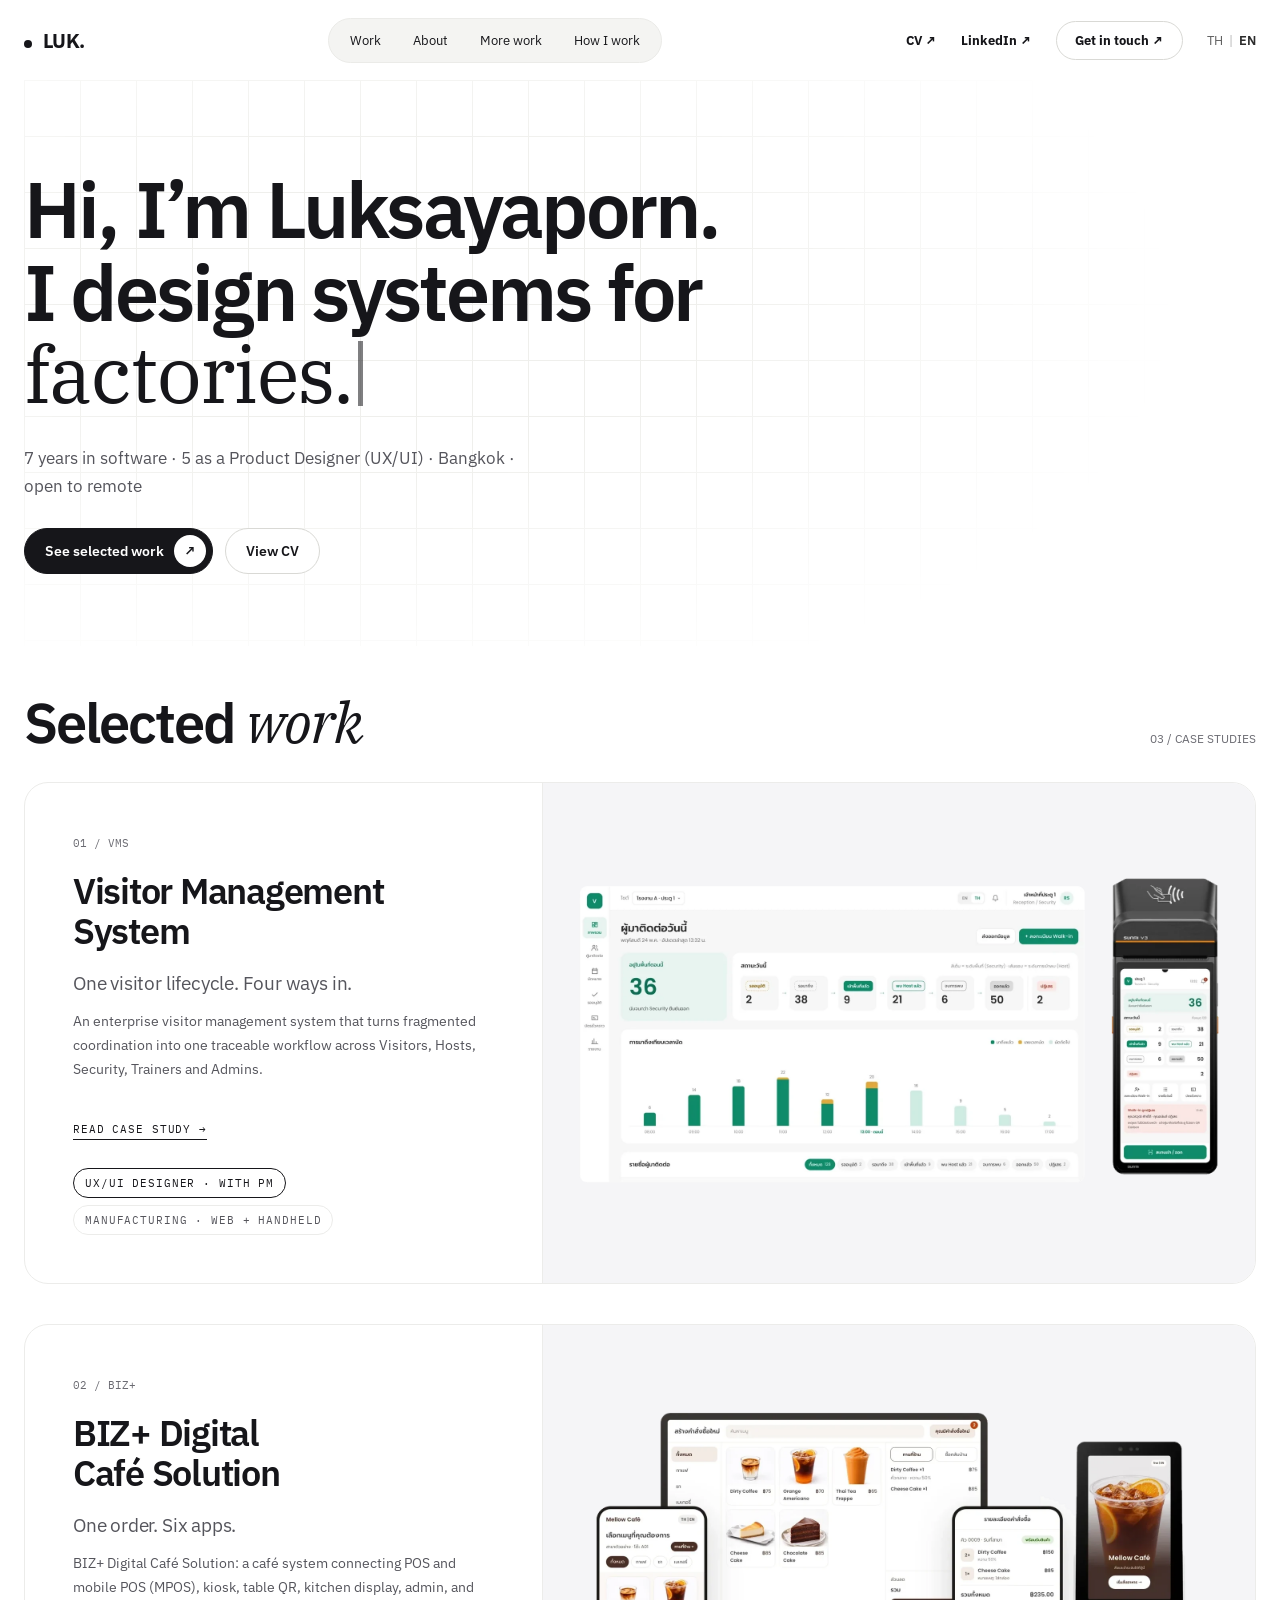
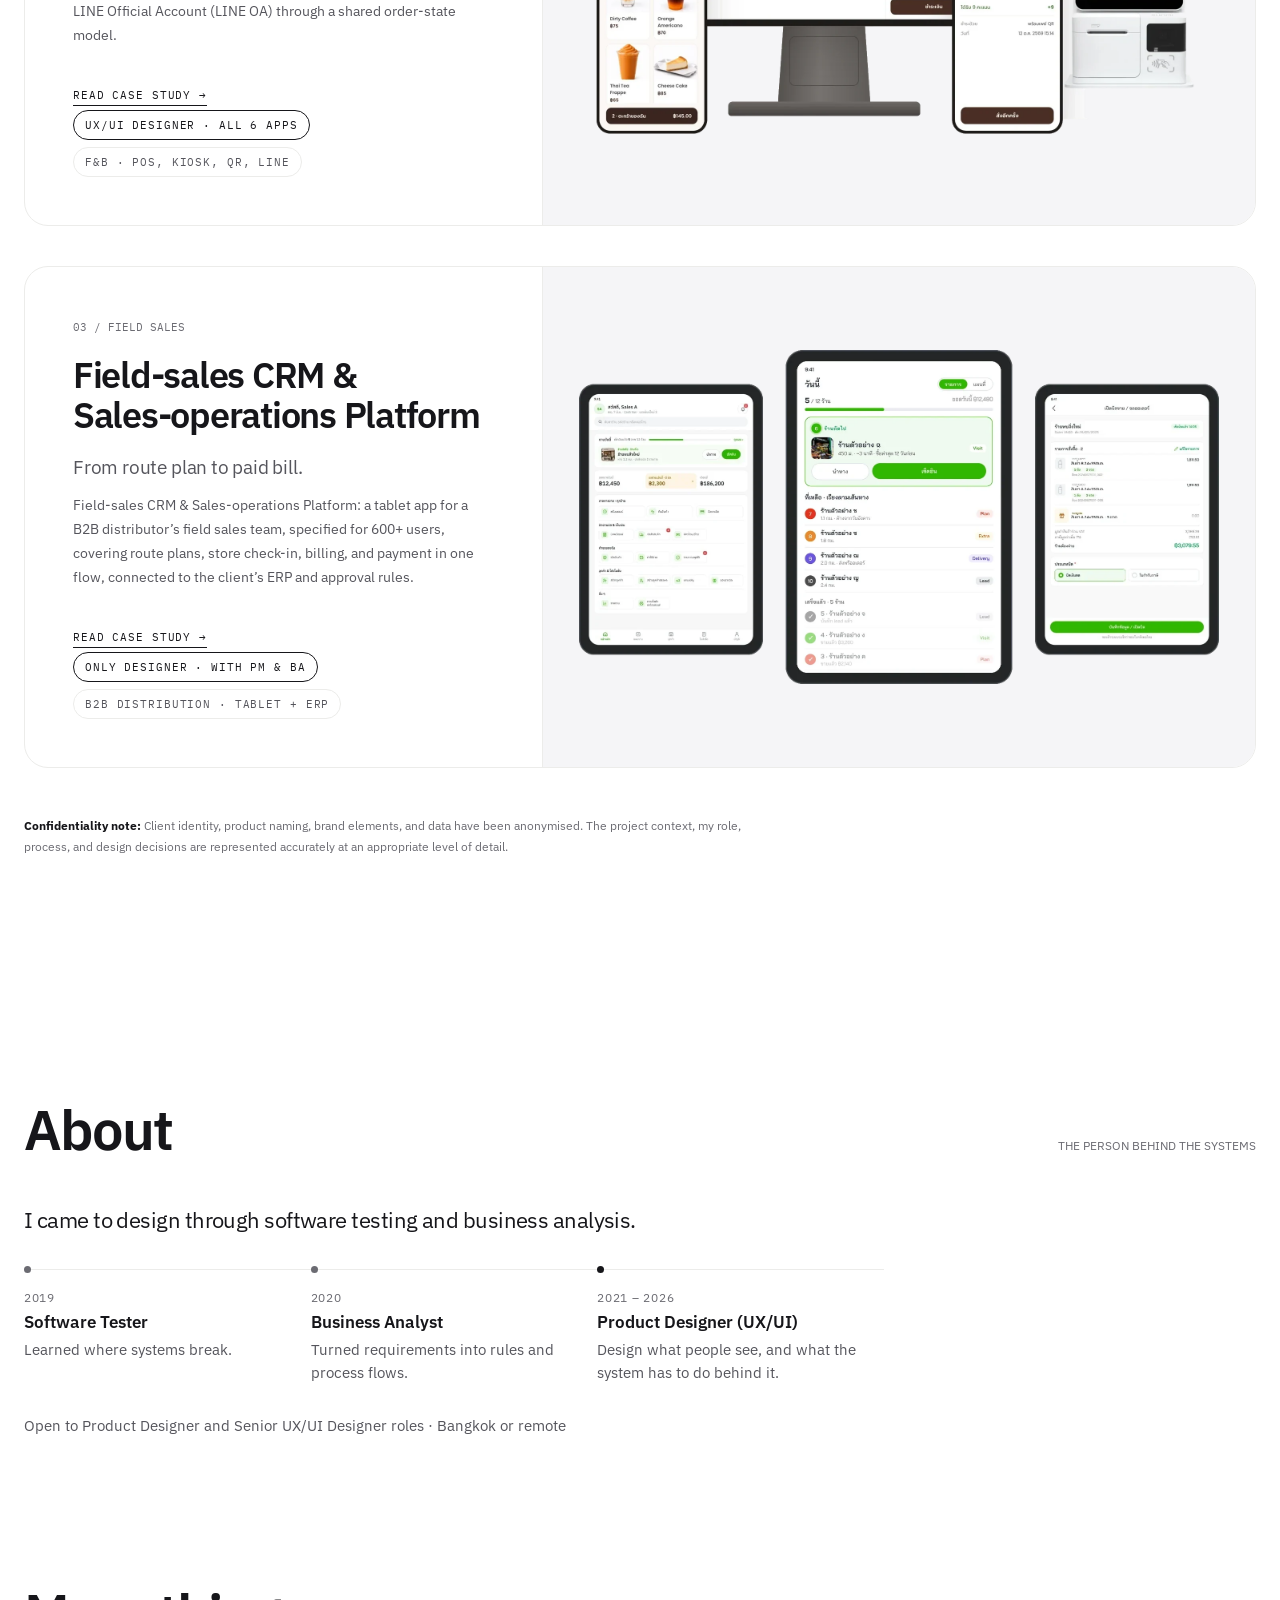
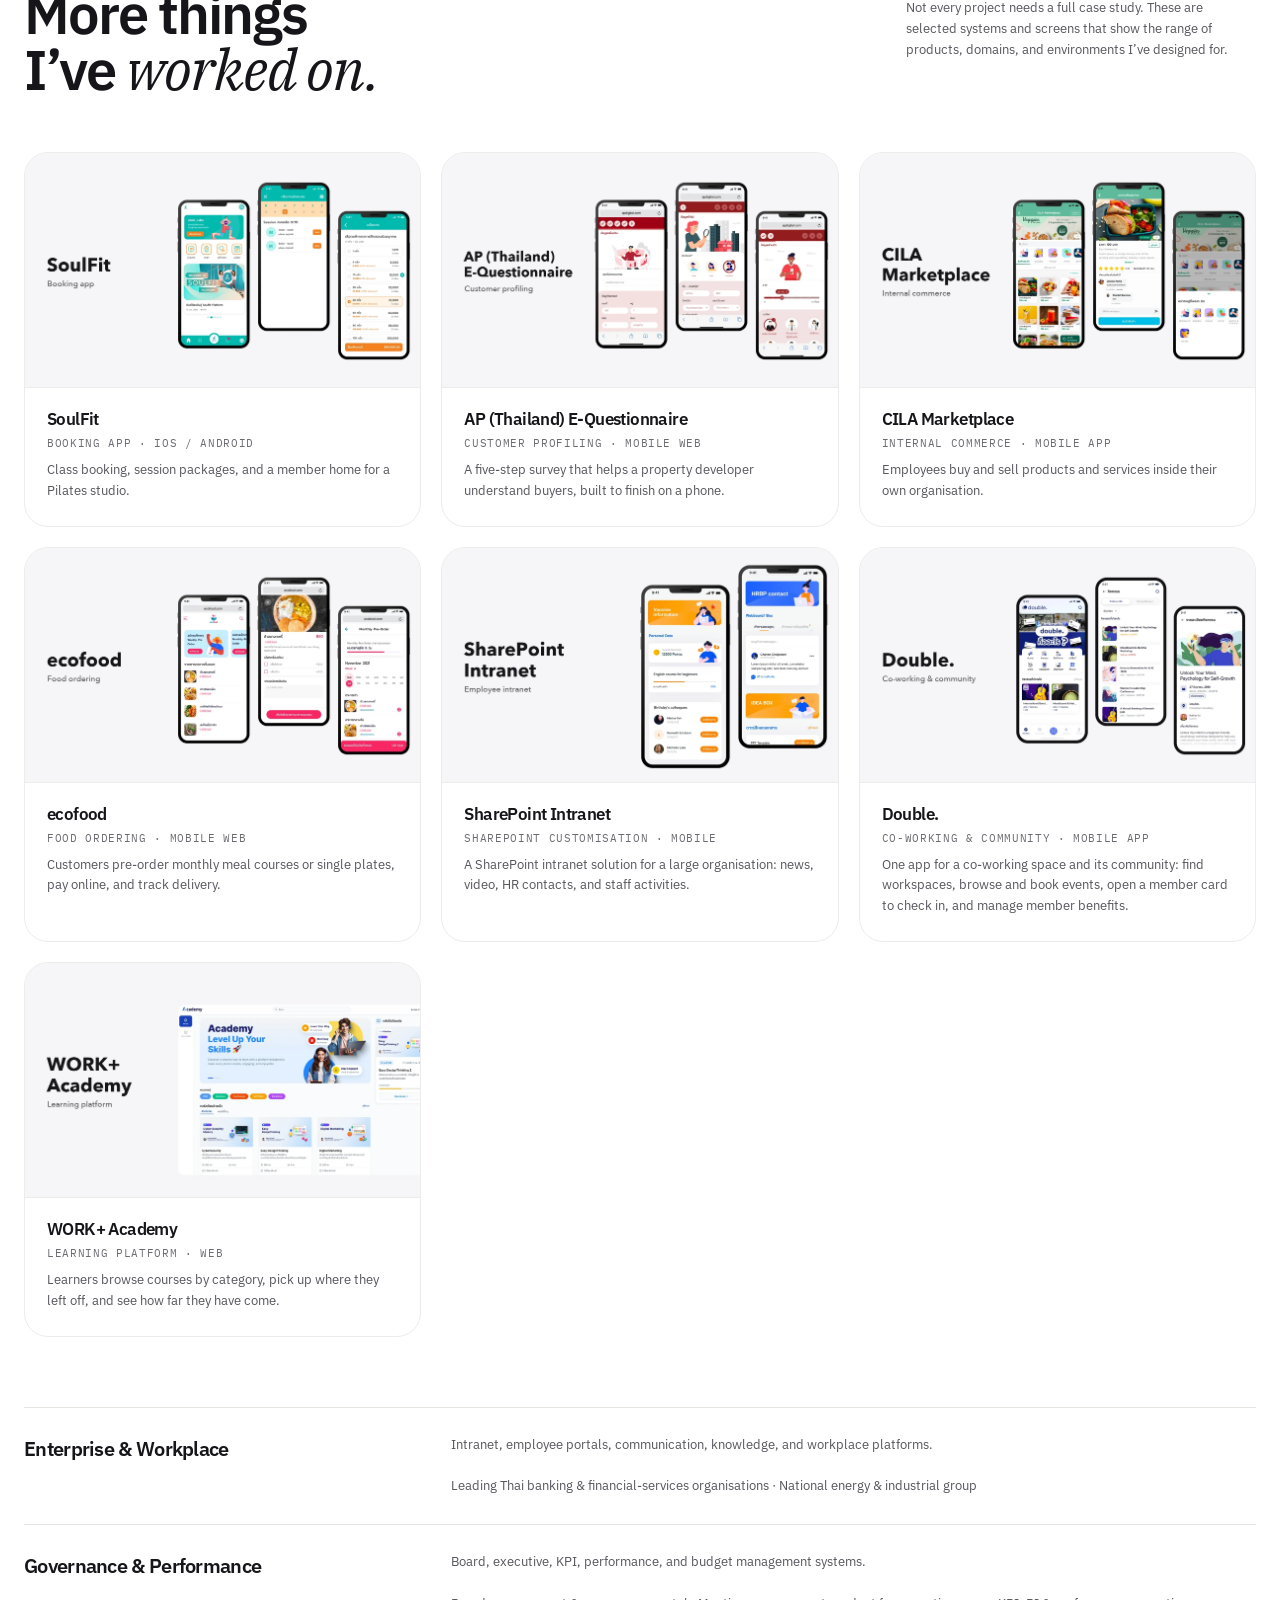
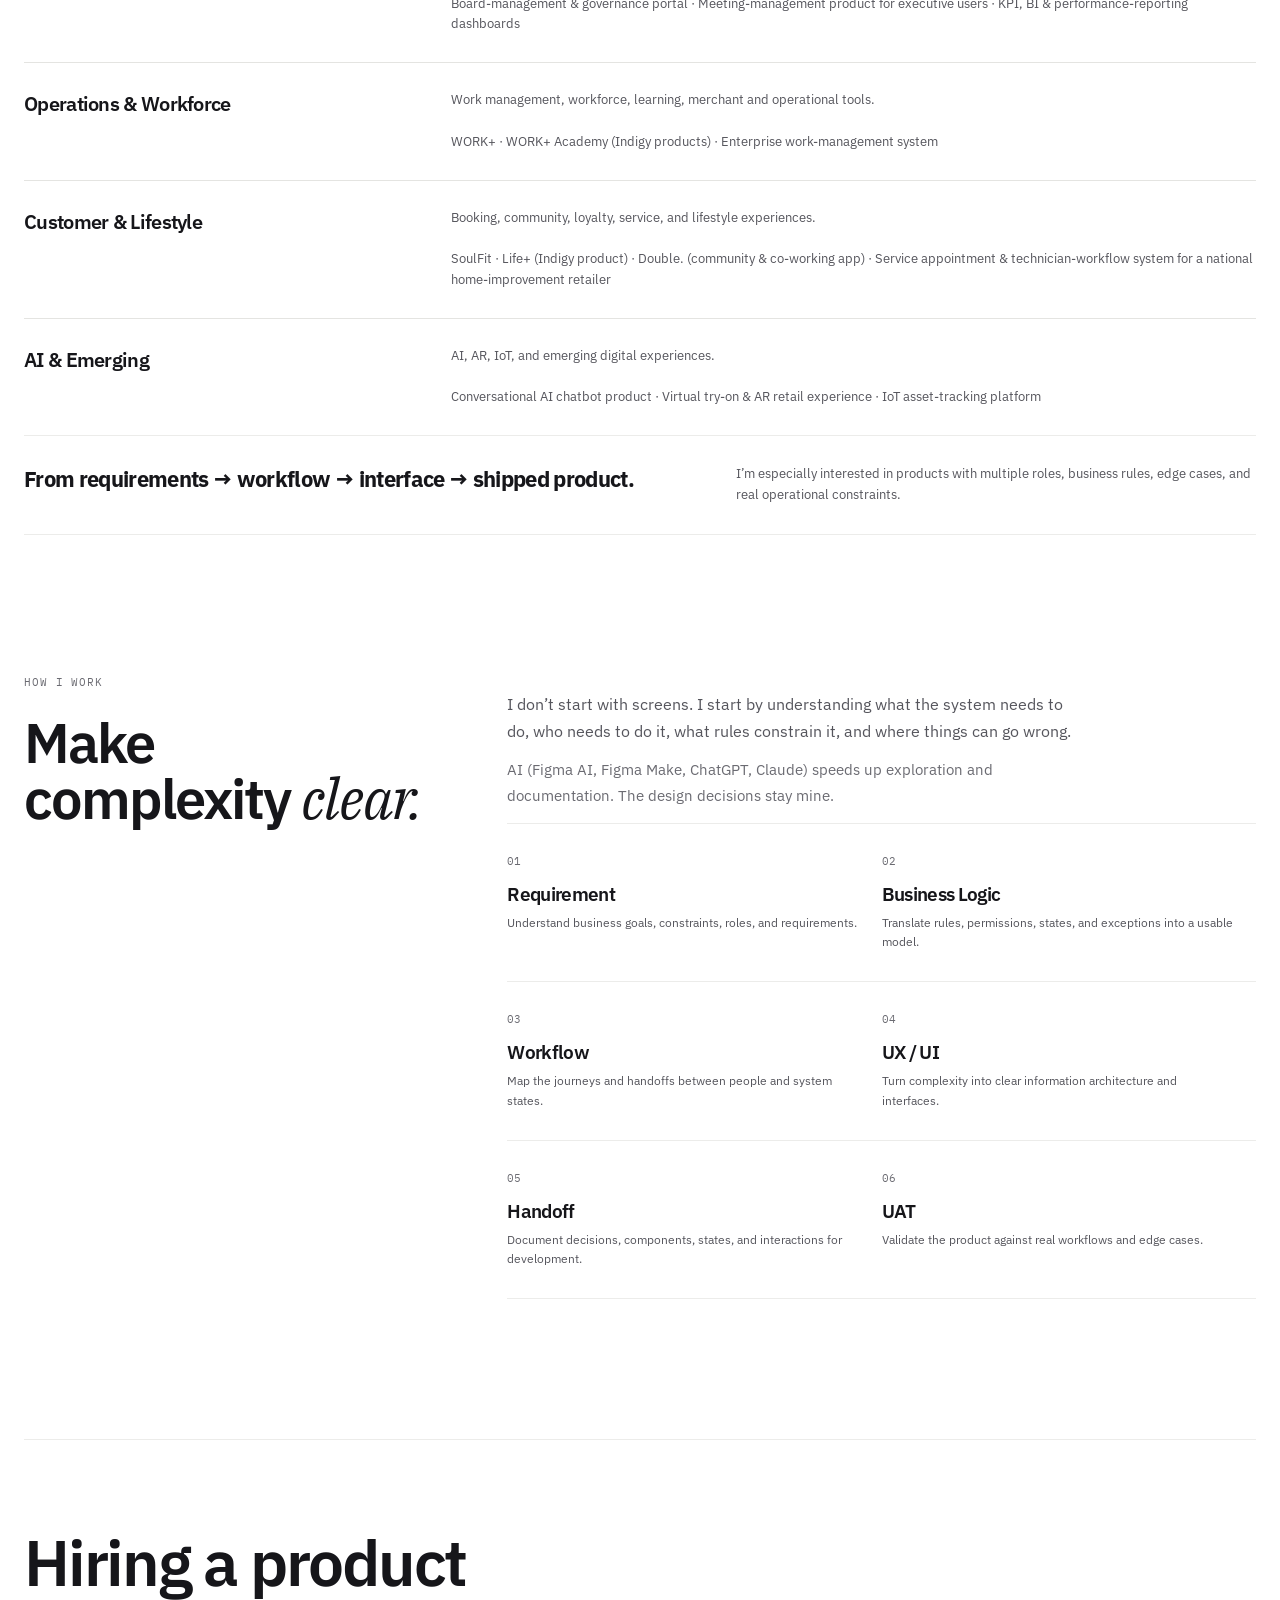
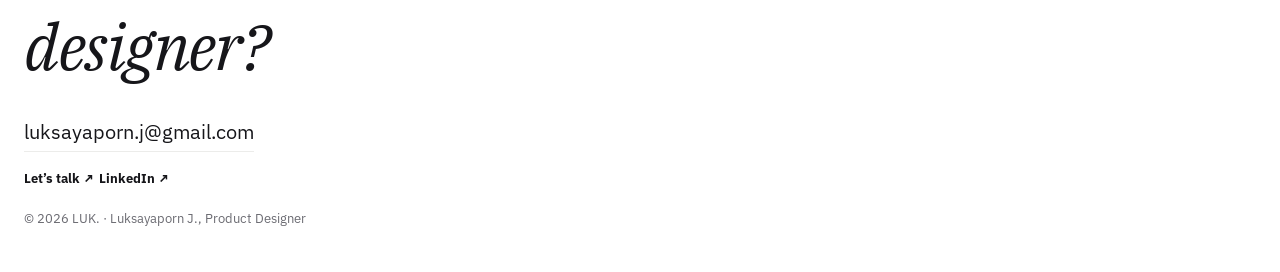
<file: index.html>
<!doctype html>
<html lang="en">
<head>
<meta charset="utf-8">
<meta name="viewport" content="width=device-width,initial-scale=1">
<title>Luksayaporn J. — Product Designer · LUK.</title>
<meta name="description" content="Product Designer in Bangkok: 7 years in software, 5 of them as a Product Designer (UX/UI). Work includes visitor management, café POS and field sales systems.">
<meta property="og:type" content="website">
<meta property="og:title" content="Luksayaporn J. — Product Designer · LUK.">
<meta property="og:description" content="Product Designer in Bangkok: 7 years in software, 5 of them as a Product Designer (UX/UI). Work includes visitor management, café POS and field sales systems.">
<meta property="og:url" content="https://luksayapornj-beep.github.io/">
<meta property="og:image" content="https://luksayapornj-beep.github.io/assets/og/og-card.jpg">
<meta name="twitter:card" content="summary_large_image">
<link rel="image_src" href="assets/og/og-card.jpg">
<link rel="stylesheet" href="https://fonts.googleapis.com/css2?family=IBM+Plex+Sans:wght@400;500;600;700&amp;family=IBM+Plex+Mono:wght@400;500&amp;family=IBM+Plex+Serif:ital,wght@1,400&amp;display=swap">
<link rel="icon" href="favicon.svg" type="image/svg+xml">
<link rel="preconnect" href="https://fonts.googleapis.com">
<link rel="preconnect" href="https://fonts.gstatic.com" crossorigin>
<link href="https://fonts.googleapis.com/css2?family=IBM+Plex+Sans+Thai:wght@400;500;600;700&display=swap" rel="stylesheet">
<style>
*{box-sizing:border-box}html{scroll-behavior:smooth}@media (prefers-reduced-motion:reduce){html{scroll-behavior:auto}}:root{--ink:#16161a;--ink-2:#55555c;--ink-3:#6b6b72;--line:#ececea;--surface:#ffffff;--soft:#f5f5f7;--accent:#16161a}
body{margin:0;background:var(--surface);color:var(--ink);font-family:"IBM Plex Sans","IBM Plex Sans Thai",Arial,sans-serif;-webkit-font-smoothing:antialiased}
html[lang=th] body{font-family:"IBM Plex Sans","IBM Plex Sans Thai",Arial,sans-serif}html[lang=th] h2{line-height:1.22;letter-spacing:-.02em}html[lang=th] .hero h1{font-size:clamp(40px,5.4vw,76px);line-height:1.22;letter-spacing:-.02em}
a{color:inherit;text-decoration:none}.shell{width:min(1240px,calc(100% - 48px));margin:auto}
.nav{height:82px;display:flex;align-items:center;justify-content:space-between;border-bottom:1px solid var(--line)}.brand{font-weight:800;letter-spacing:-.04em;font-size:20px}.brand span{display:inline-block;width:8px;height:8px;background:var(--ink);border-radius:50%;margin-right:7px}
.nav nav{display:flex;gap:30px;font-size:13px}.nav-link{font-size:13px;font-weight:700}
.mono,.eyebrow,.tag,.label{font:11px "IBM Plex Mono",monospace;text-transform:uppercase;letter-spacing:.08em}
.hero{padding:110px 0 95px;display:grid;grid-template-columns:1.2fr .8fr;gap:70px}.eyebrow{margin:0 0 25px;color:var(--ink-3)}.hero h1{font-size:clamp(52px,7vw,96px);line-height:.94;letter-spacing:-.07em;margin:0;max-width:900px}.hero h1 em{font-style:normal;color:#a3a3a8}.hero p{font-size:18px;line-height:1.65;max-width:610px;margin:35px 0 0;color:var(--ink-2)}.hero-side{align-self:end;border-left:1px solid var(--line);padding-left:28px}.hero-side b{display:block;font-size:15px;margin-bottom:8px}.hero-side p{font-size:13px;margin:0;color:var(--ink-2)}.statement{padding:28px 0;border-top:1px solid var(--line);border-bottom:1px solid var(--line);display:flex;justify-content:space-between;gap:30px}.statement strong{font-size:22px;letter-spacing:-.03em}.statement span{max-width:520px;color:var(--ink-2);font-size:13px;line-height:1.6}
.section{padding:110px 0}.section-head{display:flex;justify-content:space-between;align-items:baseline;margin-bottom:38px}.section-head h2{font-size:40px;letter-spacing:-.05em;margin:0}.section-head p{color:var(--ink-3);font-size:12px}
.cases{display:grid;gap:40px}.case{display:grid;grid-template-columns:42% 58%;min-height:500px;background:var(--surface);color:var(--ink);border:1px solid var(--line);border-radius:24px;overflow:hidden;transition:transform .25s,box-shadow .25s}.case-copy{padding:48px;display:flex;flex-direction:column;justify-content:space-between}.case-num{font:11px "IBM Plex Mono",monospace;color:var(--ink-3)}.case h3{font-size:44px;line-height:1;letter-spacing:-.06em;margin:20px 0 18px}.case-desc{font-size:14px;line-height:1.7;color:var(--ink-2);max-width:410px}.tags{display:flex;gap:7px;flex-wrap:wrap}.tag{border:1px solid var(--line);border-radius:999px;padding:7px 11px;color:var(--ink-2)}.case-visual{min-height:500px;padding:36px;display:flex;align-items:center;justify-content:center;background:var(--soft);border-left:1px solid var(--line)}
.more{background:var(--surface);color:var(--ink);padding:110px 0 0;margin-top:0;border-radius:0}.more-intro{display:flex;justify-content:space-between;gap:40px;margin-bottom:55px}.more h2{font-size:50px;line-height:1;letter-spacing:-.06em;margin:0;max-width:600px}.more-intro p{max-width:350px;color:var(--ink-2);line-height:1.6;font-size:13px}.system{border-top:1px solid #e4e4e1;padding:27px 0;display:grid;grid-template-columns:1fr 2fr;gap:25px;align-items:start}.system h3{margin:0;font-size:20px}.system p{margin:0;color:var(--ink-2);font-size:13px;line-height:1.6}
.gallery{display:grid;grid-template-columns:repeat(3,minmax(0,1fr));gap:20px;margin:0 0 70px}.g-tile{margin:0;background:var(--surface);border:1px solid var(--line);border-radius:24px;overflow:hidden;display:flex;flex-direction:column}.g-shot{aspect-ratio:1600/947}.g-shot img{display:block;width:100%;height:100%;object-fit:cover}.g-tile figcaption{padding:20px 22px 24px;border-top:1px solid var(--line)}.g-tile h3{margin:0;font-size:17px;letter-spacing:-.02em}.g-meta{display:block;margin-top:6px;font:11px "IBM Plex Mono",monospace;text-transform:uppercase;letter-spacing:.06em;color:var(--ink-3)}.g-tile p{margin:10px 0 0;font-size:13px;line-height:1.6;color:var(--ink-2)}
.process{display:grid;grid-template-columns:minmax(0,35fr) minmax(0,65fr);gap:80px}.process h2{font-size:50px;line-height:1;letter-spacing:-.06em;margin:0}.process-copy p{color:var(--ink-2);line-height:1.7;max-width:580px}.steps{display:grid;grid-template-columns:repeat(2,1fr);gap:0;border-top:1px solid var(--line)}.step{padding:25px 20px 30px 0;border-bottom:1px solid var(--line)}.step b{font:11px "IBM Plex Mono",monospace;color:var(--ink-3)}.step h3{font-size:19px;margin:13px 0 7px}.step p{font-size:12px;color:var(--ink-2);line-height:1.6;margin:0}
.nav-actions{display:flex;gap:24px}a.case:hover{transform:translateY(-4px);box-shadow:0 24px 60px rgba(20,20,30,.08)}.case-cta{display:inline-block;margin-top:26px;font:11px "IBM Plex Mono",monospace;text-transform:uppercase;letter-spacing:.08em;border-bottom:1px solid currentColor;padding-bottom:3px}.case-soon{display:inline-block;margin-top:26px;font:11px "IBM Plex Mono",monospace;text-transform:uppercase;letter-spacing:.08em;color:var(--ink-3)}
.case-visual .hero-img{display:block;width:100%;height:auto}
.cs-note{margin:48px 0 0;max-width:760px;font-size:12px;line-height:1.7;color:var(--ink-3)}.cs-note b{color:var(--ink)}
.nav{border-bottom:0;height:80px}
.nav nav{gap:0;background:#f4f4f2;border:1px solid #ebebe8;border-radius:999px;padding:5px}
.nav nav a{padding:8px 16px;border-radius:999px}
.nav nav a:hover{background:#fff}
.nav-actions{align-items:center}
.nav-actions a[href^=mailto]{border:1px solid #d9d9d5;border-radius:999px;padding:10px 18px}
.hero-cta{display:flex;gap:12px;flex-wrap:wrap;margin-top:40px}
.pill{display:inline-flex;align-items:center;gap:10px;border:1px solid #d9d9d5;border-radius:999px;padding:12px 20px;font-size:14px;font-weight:600;background:#fff}
.pill--dark{background:var(--ink);color:#fff;border-color:var(--ink);padding:6px 6px 6px 20px}
.pill--dark span{display:inline-grid;place-items:center;width:32px;height:32px;border-radius:50%;background:#fff;color:var(--ink)}
.section-head h2,.more h2,.process h2{font-size:56px;letter-spacing:-.045em;font-weight:600}
.section{padding:140px 0}
.footer h2{font-size:80px;letter-spacing:-.045em;font-weight:600}
body{font-family:"IBM Plex Sans","IBM Plex Sans Thai",Arial,sans-serif}
.mono,.eyebrow,.tag,.label,.case-num,.g-meta,.case-cta{font-family:"IBM Plex Mono",monospace}
h1 em,h2 em{font-family:"IBM Plex Serif",Georgia,serif;font-style:italic;font-weight:400;letter-spacing:-.02em}
h1,h2,h3{letter-spacing:-.035em!important;font-weight:600}
.hero{grid-template-columns:1.25fr .75fr;align-items:end;padding:130px 0 110px;position:relative}
.hero::before{content:"";position:absolute;inset:0;z-index:-1;background-image:linear-gradient(#efefec 1px,transparent 1px),linear-gradient(90deg,#efefec 1px,transparent 1px);background-size:56px 56px;mask-image:radial-gradient(80% 90% at 30% 40%,#000 30%,transparent 80%)}
.hero h1{font-size:clamp(46px,5.8vw,84px);line-height:1.02}
.hero h1 em{color:var(--ink)}
.hero-flow{display:block;background:#fff;border:1px solid var(--line);border-radius:18px;padding:22px 24px;box-shadow:0 20px 50px rgba(20,20,30,.06)}
.hero-flow ol{list-style:none;margin:14px 0 0;padding:0;counter-reset:s}
.hero-flow li{display:grid;grid-template-columns:28px 1fr auto;gap:10px;align-items:center;padding:11px 0;border-top:1px solid #f0f0ee;font-size:14px;font-weight:600}
.hero-flow li::before{counter-increment:s;content:"0" counter(s);font:11px "IBM Plex Mono",monospace;color:var(--ink-3)}
.hero-flow li span{font:400 12px "IBM Plex Sans","IBM Plex Sans Thai",sans-serif;color:var(--ink-3)}
.hero-flow .t{font:11px "IBM Plex Mono",monospace;letter-spacing:.08em;text-transform:uppercase;color:var(--ink-3)}
@media(max-width:800px){.section-head h2,.more h2,.process h2{font-size:38px}.hero{display:block}.hero-flow{margin-top:40px}}
html[lang=th] h1 em,html[lang=th] h2 em{font-family:inherit;font-style:normal;font-weight:inherit;color:var(--ink-3)}

/* first fold shows work · one accent colour · a stronger process card */
.hero{display:block;padding:88px 0 72px}.hero h1{font-size:clamp(46px,6.2vw,92px);line-height:1.04;max-width:1100px}.hero p{margin-top:24px}.hero-cta{margin-top:28px}#work{padding-top:40px}#work .section-head{margin-bottom:24px}
.brand span{background:var(--accent)}
.pill--dark{background:var(--accent);border-color:var(--accent)}.pill--dark span{color:var(--accent)}.pill--dark:hover{filter:brightness(.88)}
.hero-flow{padding:26px 28px}.hero-flow ol{position:relative}.hero-flow ol::before{content:"";position:absolute;left:12px;top:28px;bottom:28px;width:1px;background:rgba(22,22,26,.25)}
.hero-flow li{grid-template-columns:26px 1fr auto;gap:14px;font-size:15px;padding:12px 0;border-top:0}
.hero-flow li::before{position:relative;display:grid;place-items:center;width:25px;height:25px;border-radius:50%;background:#fff;border:1px solid rgba(22,22,26,.45);color:var(--accent);font-size:10px}
.hero-flow li span{font-size:13px}

.sr-only{position:absolute;width:1px;height:1px;overflow:hidden;clip:rect(0 0 0 0);white-space:nowrap}
#about{padding:96px 0 40px}.rot{display:block}.rot span::after{content:"";display:inline-block;width:.055em;height:.82em;margin-left:.08em;vertical-align:-.04em;background:currentColor;opacity:.55;animation:caret 1.05s steps(1) infinite}@keyframes caret{50%{opacity:0}}@media(prefers-reduced-motion:reduce){.rot span::after{display:none}}
.hero .hero-line{margin-top:28px;font-size:17px;color:var(--ink-2)}
html[lang=th] .hero h1{line-height:1.25}html[lang=th] .hero h1 em{color:var(--ink-2)}
html[lang=th] .hero-flow .t{font:500 12px "IBM Plex Sans Thai",sans-serif;letter-spacing:0}
.footer{padding:80px 0 45px;border-top:1px solid var(--line)}.footer h2{font-size:64px;letter-spacing:-.06em;margin:0 0 30px}.footer small{color:var(--ink-3)}
@media(max-width:1000px){.gallery{grid-template-columns:repeat(2,minmax(0,1fr))}}
@media(max-width:800px){.gallery{grid-template-columns:1fr}.shell{width:min(100% - 28px,1240px)}.nav nav{display:none}.hero{grid-template-columns:1fr;padding:70px 0}.statement,.process{display:block}.statement span{display:block;margin-top:15px}.case{grid-template-columns:1fr}.case-visual{min-height:360px}.case-copy{min-height:360px}.more{padding:60px 0 0;border-radius:0}.case-copy{padding:32px 26px;min-height:0;gap:28px}.case-visual{padding:22px;min-height:0;border-left:0;border-top:1px solid var(--line)}.more-intro,.system{display:block}.system p{margin:10px 0}.process h2{margin-bottom:40px}.steps{grid-template-columns:1fr}.footer h2{font-size:44px}}
html[lang=th] h1,html[lang=th] h2,html[lang=th] h3{letter-spacing:0!important}
@media (max-width:640px){.nav-li,.nav-cv{display:none}.nav-actions{gap:14px}.brand,.nav-link{white-space:nowrap}.brand{font-size:15px}.tag--role{border-radius:14px}}
.tag--role{color:var(--ink);border-color:var(--ink)}
@media(max-width:480px){html[lang=th] .hero h1{font-size:36px}}
@media(max-width:640px){.case-num,.case-cta,.eyebrow{font-size:12px}.case h3{font-size:38px}html[lang=th] .case h3{font-size:34px;line-height:1.3}}html[lang=th] .tag,html[lang=th] .case-cta,html[lang=th] .g-meta,html[lang=th] .eyebrow,html[lang=th] .mono,html[lang=th] .label{letter-spacing:.02em;font-family:"IBM Plex Mono","IBM Plex Sans Thai",monospace}@media(max-width:640px){.footer .nav-link{display:inline-block;padding:12px 0;margin-right:18px}[data-lang]{padding:12px 4px!important;margin:-12px 0!important}.brand{padding:10px 0}}
.footer-mail{margin:0 0 22px;font-size:20px}.footer-mail a{border-bottom:1px solid var(--line);padding:6px 0;user-select:all;-webkit-user-select:all}
.about-body{max-width:860px}.about-lead{font-size:22px;line-height:1.55;letter-spacing:-.025em;margin:0 0 32px;color:var(--ink)}.path{list-style:none;margin:0 0 32px;padding:0;display:grid;grid-template-columns:repeat(3,minmax(0,1fr));gap:0;border-top:1px solid var(--line)}.path li{display:flex;flex-direction:column;gap:6px;padding:20px 20px 0 0;position:relative}.path li::before{content:"";position:absolute;top:-4px;left:0;width:7px;height:7px;border-radius:50%;background:var(--ink-3)}.path li:last-child::before{background:var(--ink)}.path-when{font-size:12px;letter-spacing:.06em;color:var(--ink-3)}.path b{font-size:17px;font-weight:600;color:var(--ink)}.path li>span:last-child{font-size:15px;line-height:1.5;color:var(--ink-2)}.about-text{margin:0 0 28px;font-size:17px;line-height:1.6;color:var(--ink-2);max-width:780px}.about-open{margin:0;font-size:15px;color:var(--ink-2)}@media(max-width:640px){.about-lead{font-size:19px}.path{grid-template-columns:1fr;border-top:0;border-left:1px solid var(--line);margin-left:3px}.path li{padding:0 0 22px 20px}.path li::before{top:6px;left:-4px}}
.g-shot{position:relative;cursor:zoom-in}.g-shot:focus-visible{outline:2px solid var(--ink);outline-offset:3px}.g-shot::after{content:"";position:absolute;right:12px;bottom:12px;width:36px;height:36px;border-radius:50%;background:rgba(22,22,26,.78) url("data:image/svg+xml,%3Csvg xmlns='http://www.w3.org/2000/svg' viewBox='0 0 24 24' fill='none' stroke='white' stroke-width='2' stroke-linecap='round'%3E%3Ccircle cx='10.5' cy='10.5' r='6'/%3E%3Cpath d='M15 15l5 5M10.5 8v5M8 10.5h5'/%3E%3C/svg%3E") center/18px no-repeat;opacity:0;transition:opacity .15s}.g-shot:hover::after,.g-shot:focus-visible::after{opacity:1}@media (hover:none){.g-shot::after{opacity:.9;width:32px;height:32px}}
.lb{position:fixed;inset:0;z-index:100;display:flex;flex-direction:column;align-items:center;justify-content:center;gap:16px;padding:56px 16px 24px;background:rgba(16,16,20,.94);opacity:0;transition:opacity .15s}.lb.on{opacity:1}.lb img{max-width:min(1600px,94vw);max-height:76vh;width:auto;height:auto;object-fit:contain;border-radius:10px;background:#fff}.lb-cap{color:#fff;text-align:center;max-width:720px}.lb-cap b{display:block;font-size:17px;font-weight:600}.lb-cap span{font-size:13px;color:#b9b9c0}.lb button{all:unset;cursor:pointer;position:absolute;width:44px;height:44px;display:grid;place-items:center;border-radius:50%;color:#fff;font-size:24px;line-height:1;background:rgba(255,255,255,.12)}.lb button:hover,.lb button:focus-visible{background:rgba(255,255,255,.24)}.lb .lb-x{top:12px;right:12px}.lb .lb-prev{left:12px;top:50%;transform:translateY(-50%)}.lb .lb-next{right:12px;top:50%;transform:translateY(-50%)}@media (max-width:640px){.lb .lb-prev,.lb .lb-next{top:auto;bottom:16px;transform:none}.lb{padding-bottom:76px}}@media (prefers-reduced-motion:reduce){.lb,.g-shot::after{transition:none}}
.process-copy .process-ai{font-size:15px;color:var(--ink-3);margin-top:-4px}
.case h3,html[lang=th] .case h3{font-size:36px;line-height:1.12}@media(max-width:640px){.case h3,html[lang=th] .case h3{font-size:27px;line-height:1.18}}
.case-line{margin:10px 0 0;font-size:19px;line-height:1.4;color:var(--ink-2);letter-spacing:-.01em}@media(max-width:640px){.case-line{font-size:16px}}
</style>
</head>
<body>
<header class="nav shell">
<a class="brand" href="#top"><span></span> LUK.</a>
<nav><a href="#work">Work</a><a href="#about">About</a><a href="#systems">More work</a><a href="#approach">How I work</a></nav>
<div class="nav-actions"><a class="nav-link nav-cv" href="cv.html">CV ↗︎</a><a class="nav-link nav-li" href="https://www.linkedin.com/in/luksayaporn" target="_blank" rel="noopener">LinkedIn ↗︎</a><a class="nav-link" href="mailto:luksayaporn.j@gmail.com">Get in touch ↗︎</a><span style="display:inline-flex;gap:6px;align-items:center;flex:none;font-size:13px;color:#2B2B2B" role="group" aria-label="Language"><button type="button" data-lang="th" style="all:unset;cursor:pointer">TH</button><span style="opacity:.35">|</span><button type="button" data-lang="en" style="all:unset;cursor:pointer">EN</button></span></div>
</header>

<main id="top">
<section class="hero shell">
<div>
<h1>Hi, I’m Luksayaporn.<br>I design systems for <em class="rot" data-i18n-skip aria-hidden="true" data-en="factories.|cafés.|clinics.|field sales teams.|property buyers.|Pilates studios." data-th="โรงงาน|ร้านกาแฟ|คลินิก|ทีมขาย|คนซื้อบ้าน|สตูดิโอพิลาทิส"><span>factories.</span></em><span class="sr-only">factories, cafés, clinics, field sales teams, property buyers and Pilates studios.</span></h1>
<p class="hero-line">7 years in software · 5&nbsp;as&nbsp;a&nbsp;Product&nbsp;Designer&nbsp;(UX/UI) · Bangkok · open&nbsp;to&nbsp;remote</p>
<div class="hero-cta"><a class="pill pill--dark" href="#work">See selected work <span>↗︎</span></a><a class="pill" href="cv.html">View CV</a></div>
</div>
</section>


<section class="section shell" id="work">
<div class="section-head"><h2>Selected <em>work</em></h2><p>03 / CASE STUDIES</p></div>
<div class="cases">

<a class="case" href="vms.html">
<div class="case-copy"><div><span class="case-num">01 / VMS</span><h3>Visitor Management<br>System</h3><p class="case-line">One visitor lifecycle. Four ways in.</p><p class="case-desc">An enterprise visitor management system that turns fragmented coordination into one traceable workflow across Visitors, Hosts, Security, Trainers and Admins.</p><span class="case-cta">Read case study →</span></div><div class="tags"><span class="tag tag--role">UX/UI Designer · with PM</span><span class="tag">Manufacturing · Web + Handheld</span></div></div>
<div class="case-visual"><img class="hero-img" src="assets/landing/vms-hero.webp" alt="Visitor dashboard on desktop with the gate security handheld" width="1600" height="776" loading="lazy"></div>
</a>

<a class="case" href="bizplus.html">
<div class="case-copy"><div><span class="case-num">02 / BIZ+</span><h3>BIZ+ Digital<br>Café Solution</h3><p class="case-line">One order. Six apps.</p><p class="case-desc">BIZ+ Digital Café Solution: a café system connecting POS and mobile POS (MPOS), kiosk, table QR, kitchen display, admin, and LINE Official Account (LINE OA) through a shared order-state model.</p><span class="case-cta">Read case study →</span></div><div class="tags"><span class="tag tag--role">UX/UI Designer · all 6 apps</span><span class="tag">F&amp;B · POS, Kiosk, QR, LINE</span></div></div>
<div class="case-visual"><img class="hero-img" src="assets/landing/biz-hero.webp" alt="Café ordering on POS, table QR, LINE order detail, and kiosk" width="1600" height="874" loading="lazy"></div>
</a>

<a class="case" href="field-sales.html">
<div class="case-copy"><div><span class="case-num">03 / FIELD SALES</span><h3>Field-sales CRM &amp;<br>Sales-operations Platform</h3><p class="case-line">From route plan to paid bill.</p><p class="case-desc">Field-sales CRM &amp; Sales-operations Platform: a tablet app for a B2B distributor’s field sales team, specified for 600+ users, covering route plans, store check-in, billing, and payment in one flow, connected to the client’s ERP and approval rules.</p><span class="case-cta">Read case study →</span></div><div class="tags"><span class="tag tag--role">Only designer · with PM &amp; BA</span><span class="tag">B2B Distribution · Tablet + ERP</span></div></div>
<div class="case-visual"><img class="hero-img" src="assets/landing/fs-hero.webp" alt="Field sales home, route plan, and billing on tablet" width="1600" height="833" loading="lazy"></div>
</a>
</div>
<p class="cs-note"><b>Confidentiality note:</b> Client identity, product naming, brand elements, and data have been anonymised. The project context, my role, process, and design decisions are represented accurately at an appropriate level of detail.</p>
</section>

<section class="section shell" id="about">
<div class="section-head"><h2>About</h2><p>THE PERSON BEHIND THE SYSTEMS</p></div>
<div class="about-body">
<p class="about-lead">I came to design through software testing and business analysis.</p>
<ol class="path">
<li><span class="path-when">2019</span><b>Software Tester</b><span>Learned where systems break.</span></li>
<li><span class="path-when">2020</span><b>Business Analyst</b><span>Turned requirements into rules and process flows.</span></li>
<li><span class="path-when">2021 – 2026</span><b>Product Designer (UX/UI)</b><span>Design what people see, and what the system has to do behind it.</span></li>
</ol>
<p class="about-open">Open to Product Designer and Senior UX/UI Designer roles · Bangkok or remote</p>
</div>
</section>
<section class="more shell" id="systems">
<div class="more-intro"><h2>More things<br>I’ve <em>worked on.</em></h2><p>Not every project needs a full case study. These are selected systems and screens that show the range of products, domains, and environments I’ve designed for.</p></div>
<div class="gallery">
<figure class="g-tile"><div class="g-shot"><img src="assets/landing/gallery/soulfit-cover.webp" alt="SoulFit booking app cover: home, packages, and session booking on mobile" width="1600" height="947" loading="lazy"></div><figcaption><h3>SoulFit</h3><span class="g-meta">Booking app · iOS / Android</span><p>Class booking, session packages, and a member home for a Pilates studio.</p></figcaption></figure>
<figure class="g-tile"><div class="g-shot"><img src="assets/landing/gallery/questionnaire-cover.webp" alt="AP (Thailand) E-Questionnaire cover: questionnaire steps on mobile" width="1600" height="947" loading="lazy"></div><figcaption><h3>AP (Thailand) E-Questionnaire</h3><span class="g-meta">Customer profiling · Mobile web</span><p>A five-step survey that helps a property developer understand buyers, built to finish on a phone.</p></figcaption></figure>
<figure class="g-tile"><div class="g-shot"><img src="assets/landing/gallery/marketplace-cover.webp" alt="CILA Marketplace cover: product list, categories, and product detail on mobile" width="1600" height="947" loading="lazy"></div><figcaption><h3>CILA Marketplace</h3><span class="g-meta">Internal commerce · Mobile app</span><p>Employees buy and sell products and services inside their own organisation.</p></figcaption></figure>
<figure class="g-tile"><div class="g-shot"><img src="assets/landing/gallery/food-cover.webp" alt="ecofood cover: menu and monthly pre-order screens on mobile" width="1600" height="947" loading="lazy"></div><figcaption><h3>ecofood</h3><span class="g-meta">Food ordering · Mobile web</span><p>Customers pre-order monthly meal courses or single plates, pay online, and track delivery.</p></figcaption></figure>
<figure class="g-tile"><div class="g-shot"><img src="assets/landing/gallery/intranet-cover.webp" alt="SharePoint intranet cover: home, news, and video screens on mobile" width="1600" height="947" loading="lazy"></div><figcaption><h3>SharePoint Intranet</h3><span class="g-meta">SharePoint customisation · Mobile</span><p>A SharePoint intranet solution for a large organisation: news, video, HR contacts, and staff activities.</p></figcaption></figure>
<figure class="g-tile"><div class="g-shot"><img src="assets/landing/gallery/double-cover.webp" alt="Double. co-working and community app cover: home, events list, and event detail on mobile" width="1600" height="947" loading="lazy"></div><figcaption><h3>Double.</h3><span class="g-meta">Co-working &amp; community · Mobile app</span><p>One app for a co-working space and its community: find workspaces, browse and book events, open a member card to check in, and manage member benefits.</p></figcaption></figure>
<figure class="g-tile"><div class="g-shot"><img src="assets/landing/gallery/academy-cover.webp" alt="WORK+ Academy learning platform cover: learner home with categories, recommended courses, and continue learning on desktop" width="1600" height="947" loading="lazy"></div><figcaption><h3>WORK+ Academy</h3><span class="g-meta">Learning platform · Web</span><p>Learners browse courses by category, pick up where they left off, and see how far they have come.</p></figcaption></figure>
</div>
<div class="system"><h3>Enterprise & Workplace</h3><p>Intranet, employee portals, communication, knowledge, and workplace platforms.<br><br>Leading Thai banking &amp; financial-services organisations · National energy &amp; industrial group</p></div>
<div class="system"><h3>Governance & Performance</h3><p>Board, executive, KPI, performance, and budget management systems.<br><br>Board-management &amp; governance portal · Meeting-management product for executive users · KPI, BI &amp; performance-reporting dashboards</p></div>
<div class="system"><h3>Operations & Workforce</h3><p>Work management, workforce, learning, merchant and operational tools.<br><br>WORK+ · WORK+ Academy (Indigy products) · Enterprise work-management system</p></div>
<div class="system"><h3>Customer & Lifestyle</h3><p>Booking, community, loyalty, service, and lifestyle experiences.<br><br>SoulFit · Life+ (Indigy product) · Double. (community &amp; co-working app) · Service appointment &amp; technician-workflow system for a national home-improvement retailer</p></div>
<div class="system"><h3>AI & Emerging</h3><p>AI, AR, IoT, and emerging digital experiences.<br><br>Conversational AI chatbot product · Virtual try-on &amp; AR retail experience · IoT asset-tracking platform</p></div>
</section>

<div class="statement shell">
<strong>From requirements → workflow → interface → shipped product.</strong>
<span>I’m especially interested in products with multiple roles, business rules, edge cases, and real operational constraints.</span>
</div>
<section class="section shell" id="approach">
<div class="process">
<div><p class="eyebrow">HOW I WORK</p><h2>Make complexity <em>clear.</em></h2></div>
<div class="process-copy"><p>I don’t start with screens. I start by understanding what the system needs to do, who needs to do it, what rules constrain it, and where things can go wrong.</p>
<p class="process-ai">AI (Figma AI, Figma Make, ChatGPT, Claude) speeds up exploration and documentation. The design decisions stay mine.</p>
<div class="steps">
<div class="step"><b>01</b><h3>Requirement</h3><p>Understand business goals, constraints, roles, and requirements.</p></div>
<div class="step"><b>02</b><h3>Business Logic</h3><p>Translate rules, permissions, states, and exceptions into a usable model.</p></div>
<div class="step"><b>03</b><h3>Workflow</h3><p>Map the journeys and handoffs between people and system states.</p></div>
<div class="step"><b>04</b><h3>UX / UI</h3><p>Turn complexity into clear information architecture and interfaces.</p></div>
<div class="step"><b>05</b><h3>Handoff</h3><p>Document decisions, components, states, and interactions for development.</p></div>
<div class="step"><b>06</b><h3>UAT</h3><p>Validate the product against real workflows and edge cases.</p></div>
</div></div>
</div>
</section>

</main>

<footer class="footer shell">
<h2>Hiring a product<br><em>designer?</em></h2>
<p class="footer-mail"><a href="mailto:luksayaporn.j@gmail.com">luksayaporn.j@gmail.com</a></p>
<a class="nav-link" href="mailto:luksayaporn.j@gmail.com">Let’s talk ↗︎</a> <a class="nav-link" href="https://www.linkedin.com/in/luksayaporn" target="_blank" rel="noopener">LinkedIn ↗︎</a>
<br><br><small>© 2026 LUK. · Luksayaporn J., Product Designer</small>
</footer>
<script src="i18n/landing.js"></script>
<script src="js/i18n.js"></script>
<script>
(() => {
  // Typewriter for the hero word. The line keeps the height of the tallest word so the page never jumps.
  const el = document.querySelector('.rot'); if (!el) return;
  const span = el.firstElementChild;
  const lang = () => document.documentElement.lang === 'th' ? 'th' : 'en';
  const words = () => el.dataset[lang()].split('|');
  const seg = typeof Intl !== 'undefined' && Intl.Segmenter ? new Intl.Segmenter(lang()) : null;
  const chars = w => seg ? [...seg.segment(w)].map(s => s.segment) : Array.from(w);
  const reserve = () => {
    el.style.minHeight = ''; const keep = span.textContent; let max = 0;
    for (const w of words()) { span.textContent = w; max = Math.max(max, el.offsetHeight); }
    span.textContent = keep; el.style.minHeight = max + 'px';
  };
  let i = 0, run = 0;
  const wait = ms => new Promise(r => setTimeout(r, ms));
  const loop = async id => {
    while (id === run) {
      const c = chars(words()[i % words().length]);
      for (let n = 1; n <= c.length && id === run; n++) { span.textContent = c.slice(0, n).join(''); await wait(85); }
      await wait(2200);
      for (let n = c.length - 1; n >= 0 && id === run; n--) { span.textContent = c.slice(0, n).join(''); await wait(40); }
      await wait(380); i++;
    }
  };
  const start = () => {
    run++; i = 0; reserve();
    if (matchMedia('(prefers-reduced-motion: reduce)').matches) { span.textContent = words()[0]; return; }
    loop(run);
  };
  new MutationObserver(start).observe(document.documentElement, { attributes: true, attributeFilter: ['lang'] });
  let t; addEventListener('resize', () => { clearTimeout(t); t = setTimeout(reserve, 150); });
  start();
})();
</script>
<script>
// More work: tap a cover to see it full size; arrows, swipe and Esc work.
(() => {
  const tiles = [...document.querySelectorAll('.g-tile')];
  if (!tiles.length) return;
  const th = () => document.documentElement.lang === 'th';
  let lb, i = 0, back = null;
  const show = n => {
    i = (n + tiles.length) % tiles.length;
    const t = tiles[i], img = t.querySelector('img');
    lb.querySelector('img').src = img.currentSrc || img.src;
    lb.querySelector('img').alt = img.alt;
    lb.querySelector('.lb-cap b').textContent = t.querySelector('h3').textContent;
    lb.querySelector('.lb-cap span').textContent = t.querySelector('.g-meta')?.textContent || '';
  };
  const close = () => {
    lb.classList.remove('on'); document.body.style.overflow = '';
    removeEventListener('keydown', key);
    setTimeout(() => { lb.remove(); lb = null; }, 150);
    back && back.focus();
  };
  const key = e => {
    if (e.key === 'Escape') close();
    else if (e.key === 'ArrowRight') show(i + 1);
    else if (e.key === 'ArrowLeft') show(i - 1);
  };
  const open = n => {
    back = document.activeElement;
    lb = document.createElement('div');
    lb.className = 'lb'; lb.setAttribute('role', 'dialog'); lb.setAttribute('aria-modal', 'true');
    lb.innerHTML = '<img alt=""><div class="lb-cap"><b></b><span></span></div>' +
      `<button class="lb-x" aria-label="${th() ? 'ปิด' : 'Close'}">×</button>` +
      `<button class="lb-prev" aria-label="${th() ? 'ก่อนหน้า' : 'Previous'}">‹</button>` +
      `<button class="lb-next" aria-label="${th() ? 'ถัดไป' : 'Next'}">›</button>`;
    lb.addEventListener('click', e => {
      if (e.target.closest('.lb-prev')) show(i - 1);
      else if (e.target.closest('.lb-next')) show(i + 1);
      else if (!e.target.closest('img')) close();
    });
    let x0 = null;
    lb.addEventListener('touchstart', e => { x0 = e.touches[0].clientX; }, { passive: true });
    lb.addEventListener('touchend', e => {
      if (x0 === null) return;
      const dx = e.changedTouches[0].clientX - x0; x0 = null;
      if (Math.abs(dx) > 50) show(dx < 0 ? i + 1 : i - 1);
    });
    document.body.appendChild(lb); document.body.style.overflow = 'hidden';
    show(n); addEventListener('keydown', key);
    requestAnimationFrame(() => lb.classList.add('on'));
    lb.querySelector('.lb-x').focus();
  };
  tiles.forEach((t, n) => {
    const s = t.querySelector('.g-shot');
    s.setAttribute('role', 'button'); s.tabIndex = 0;
    s.addEventListener('click', () => open(n));
    s.addEventListener('keydown', e => { if (e.key === 'Enter' || e.key === ' ') { e.preventDefault(); open(n); } });
  });
})();
</script>
</body>
</html>
</file>
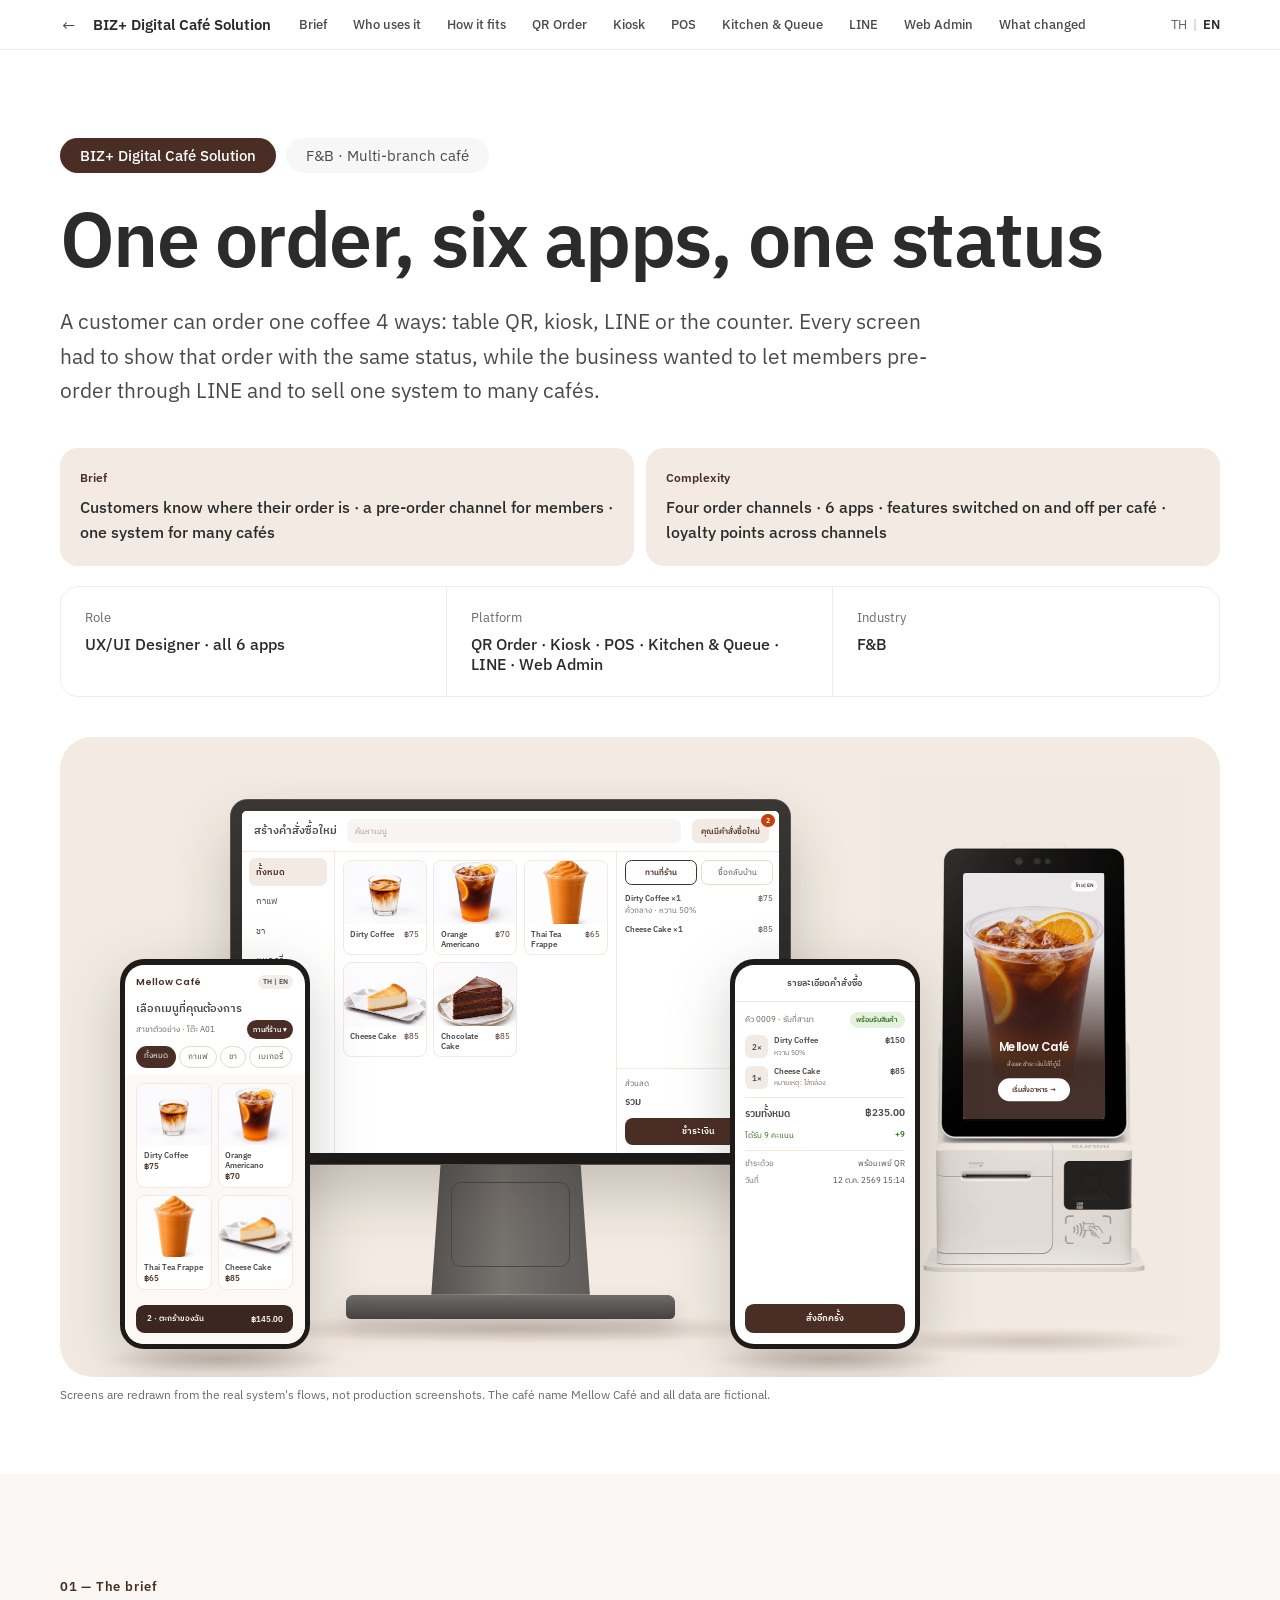
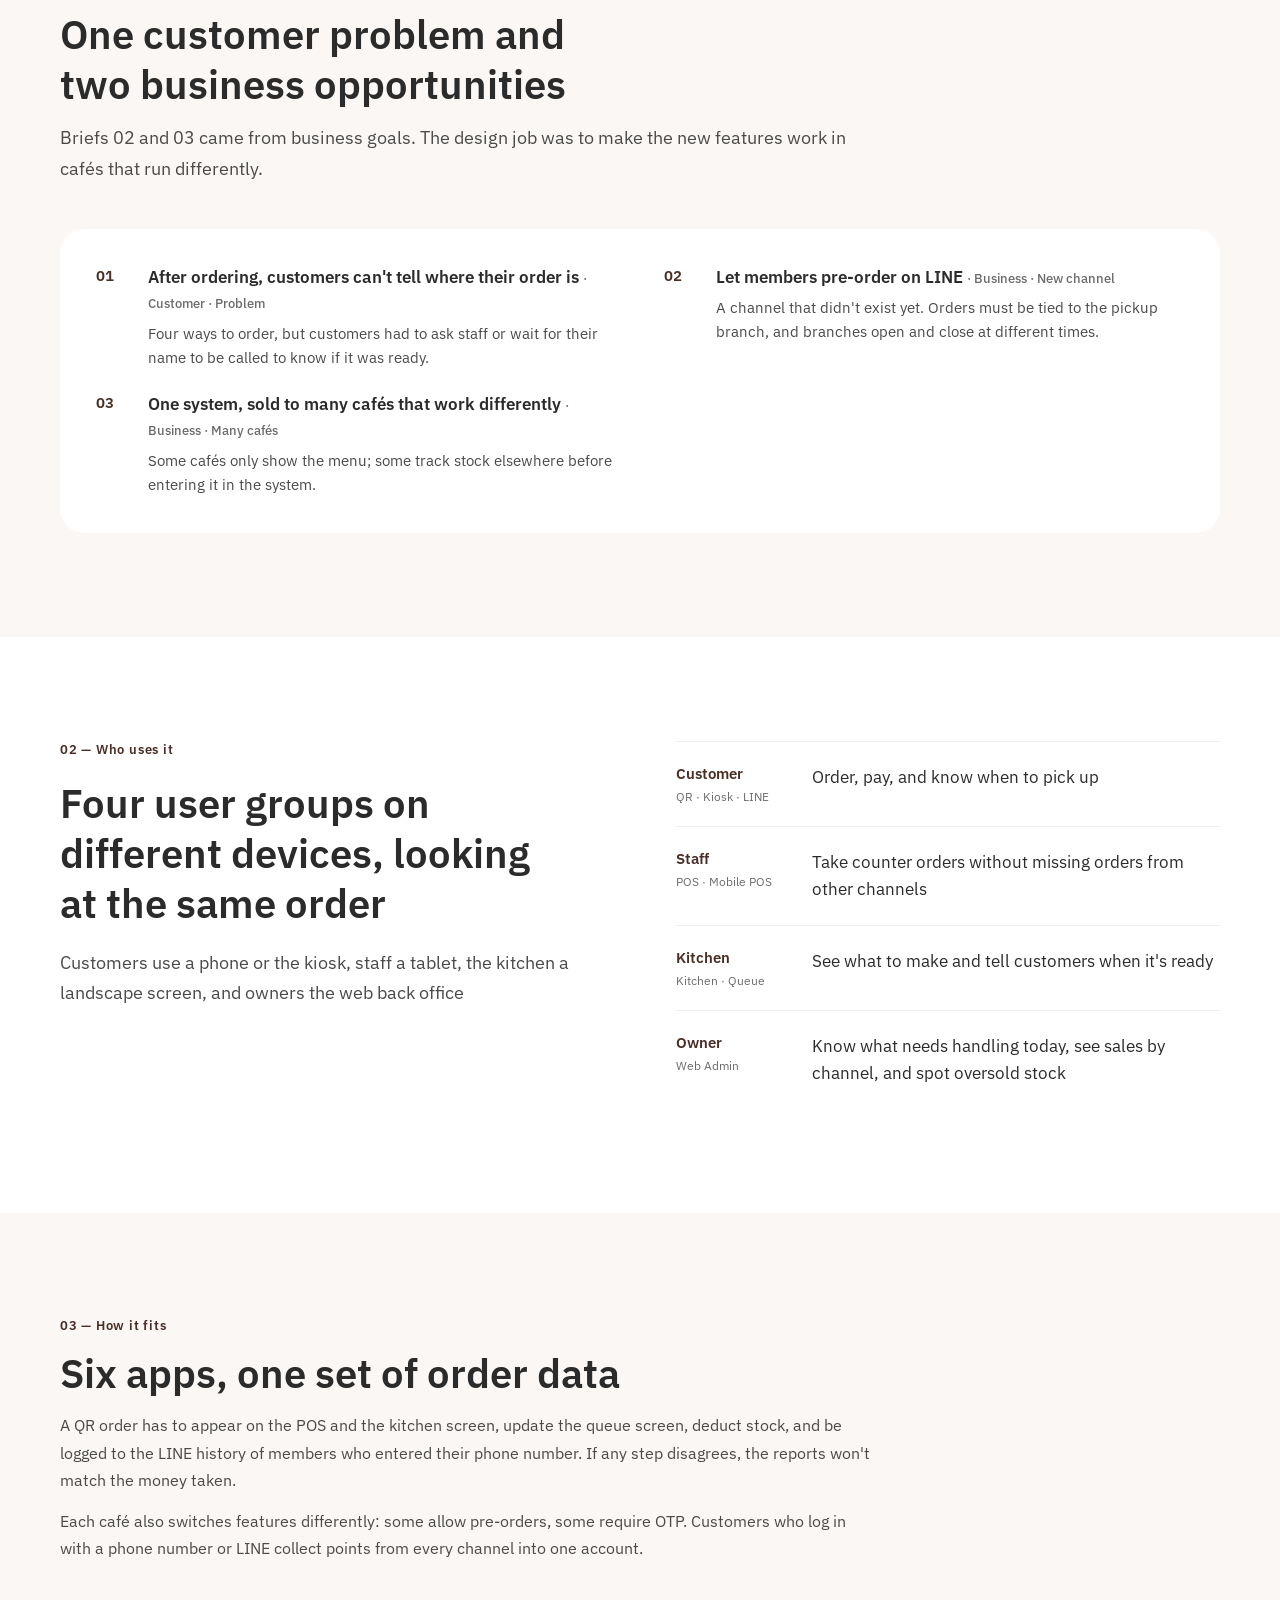
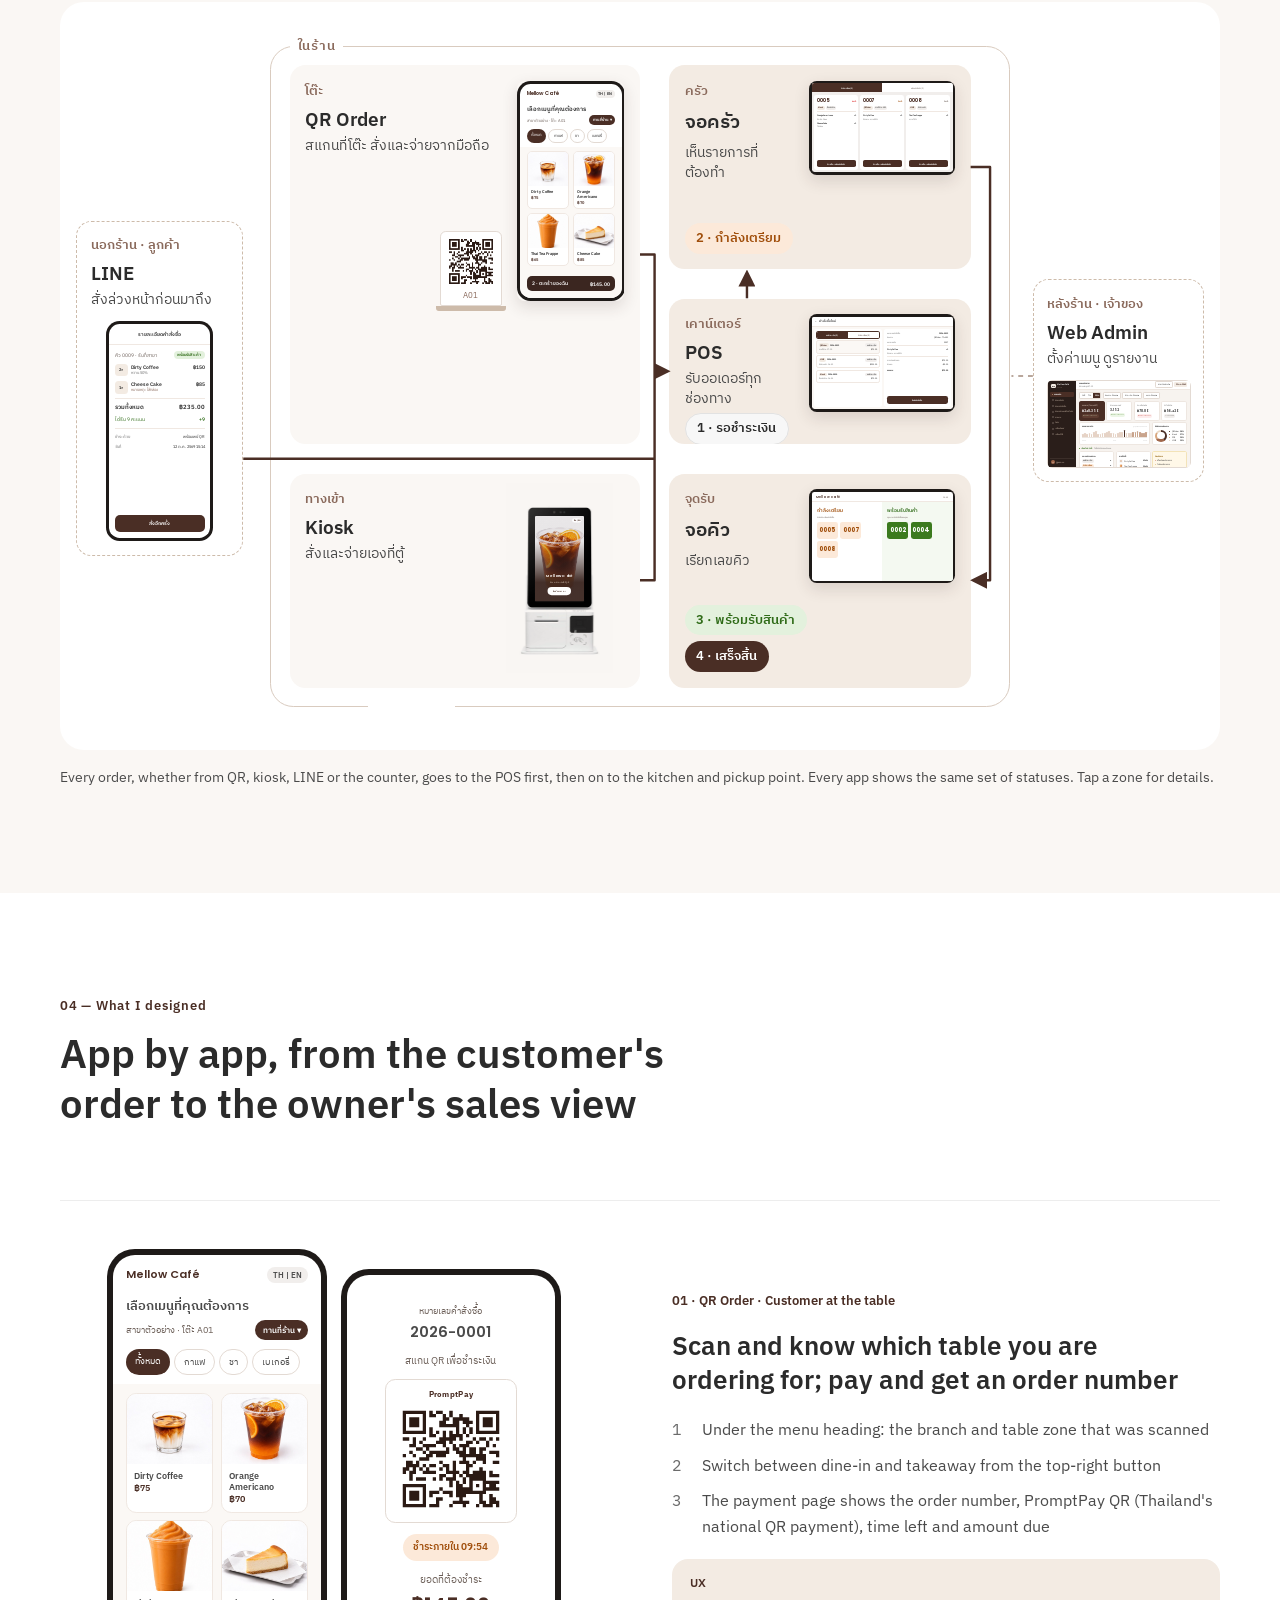
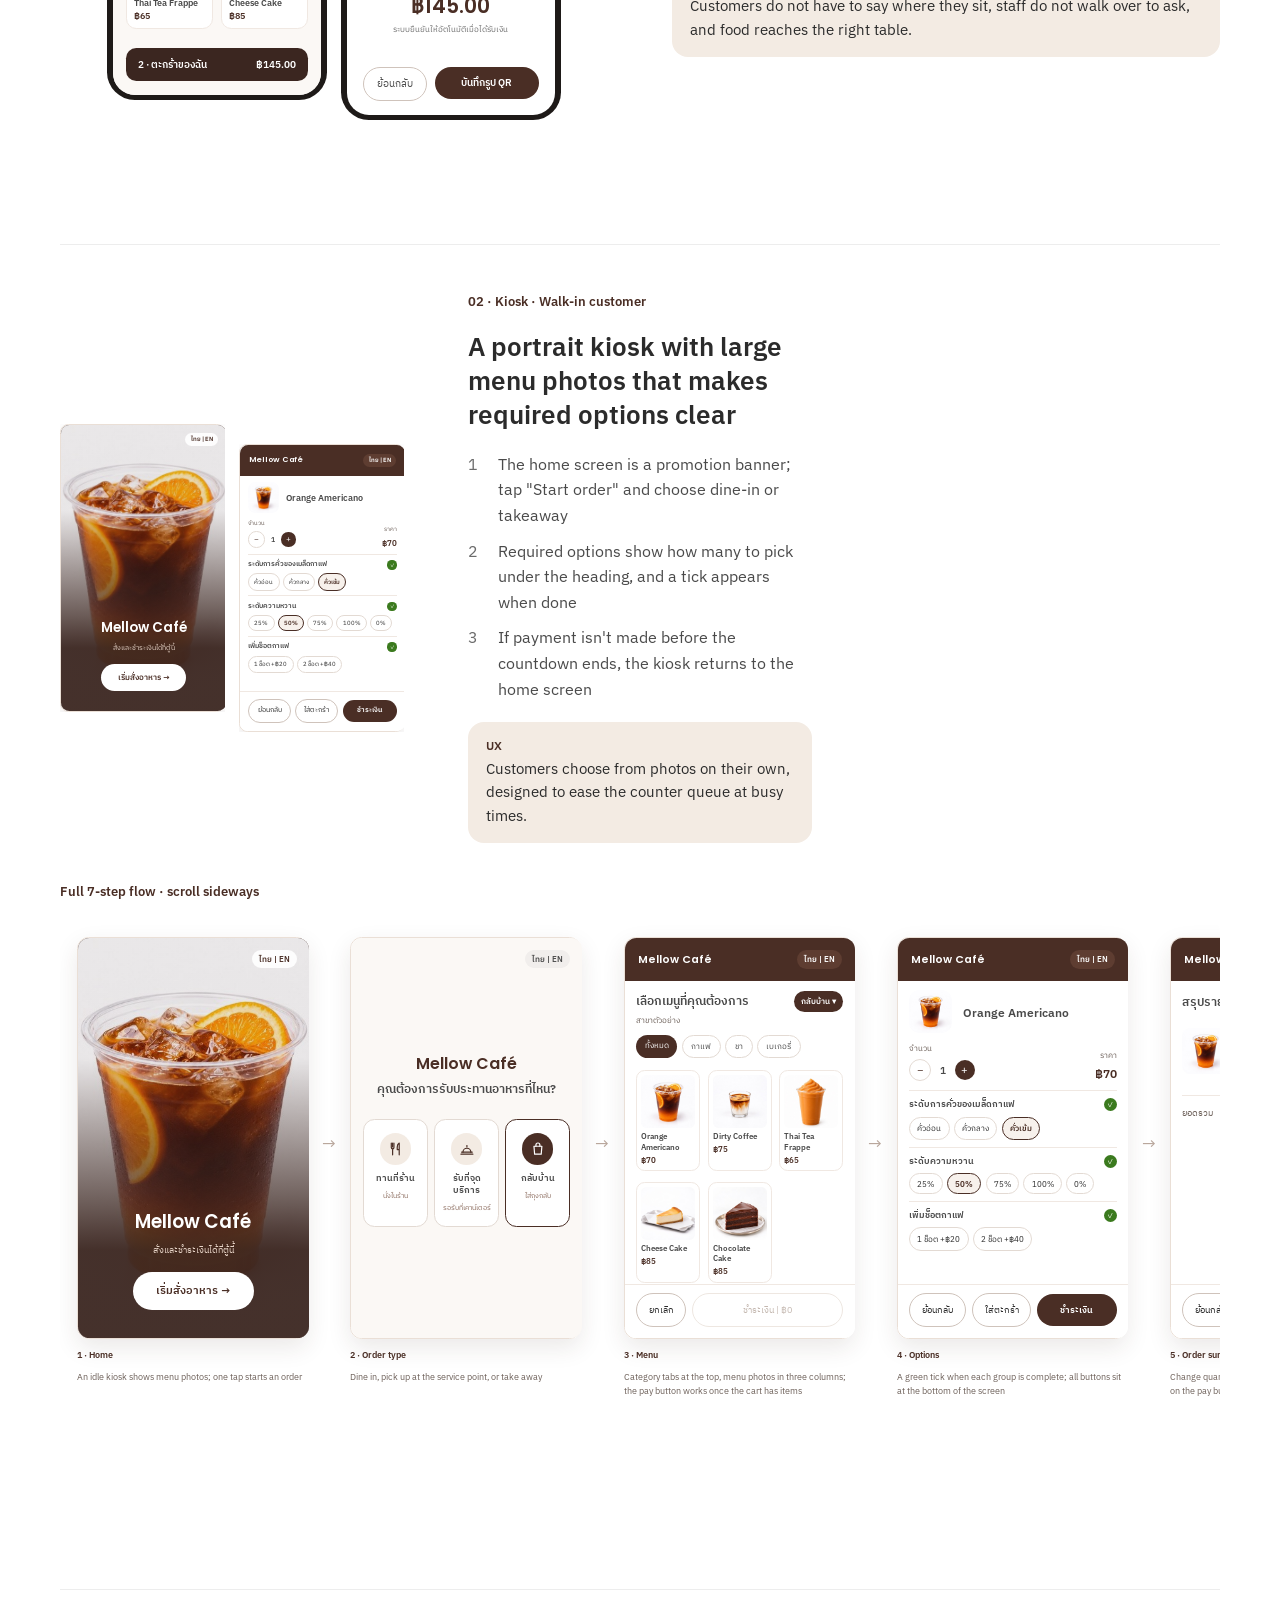
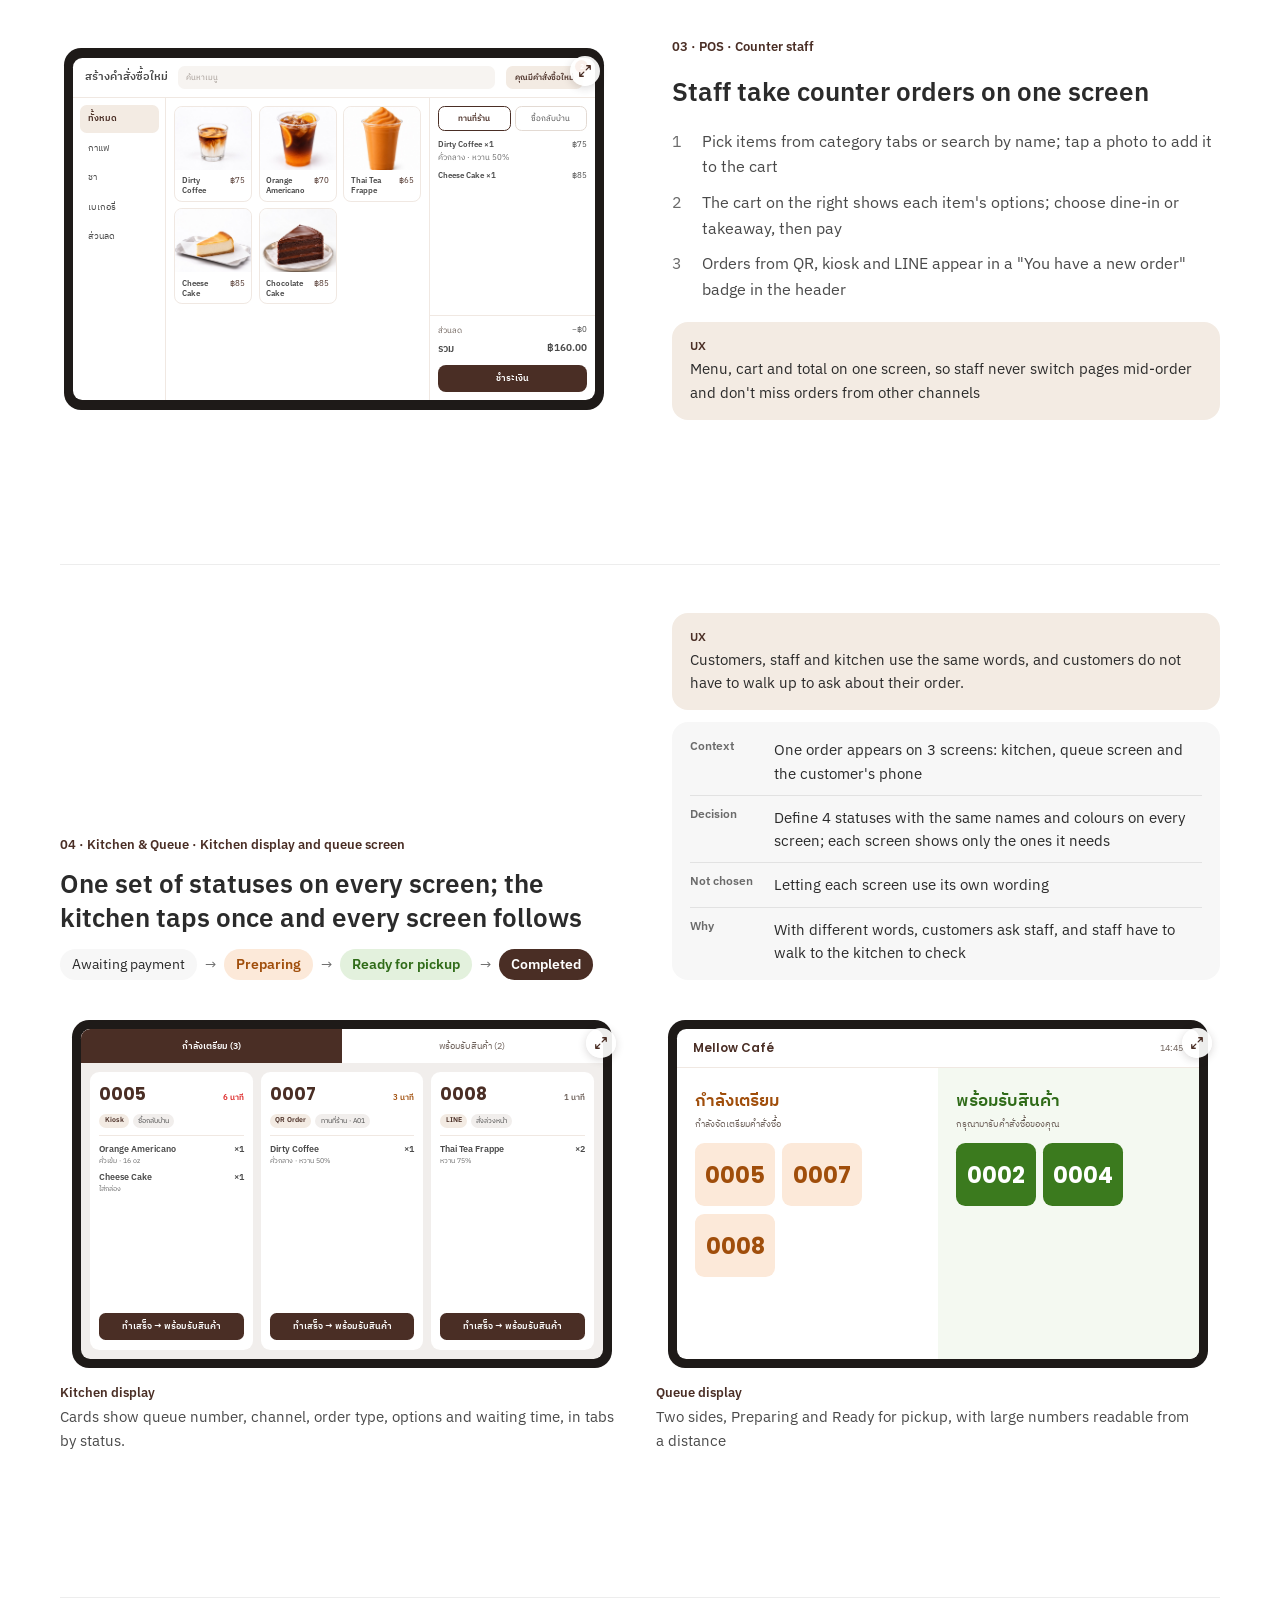
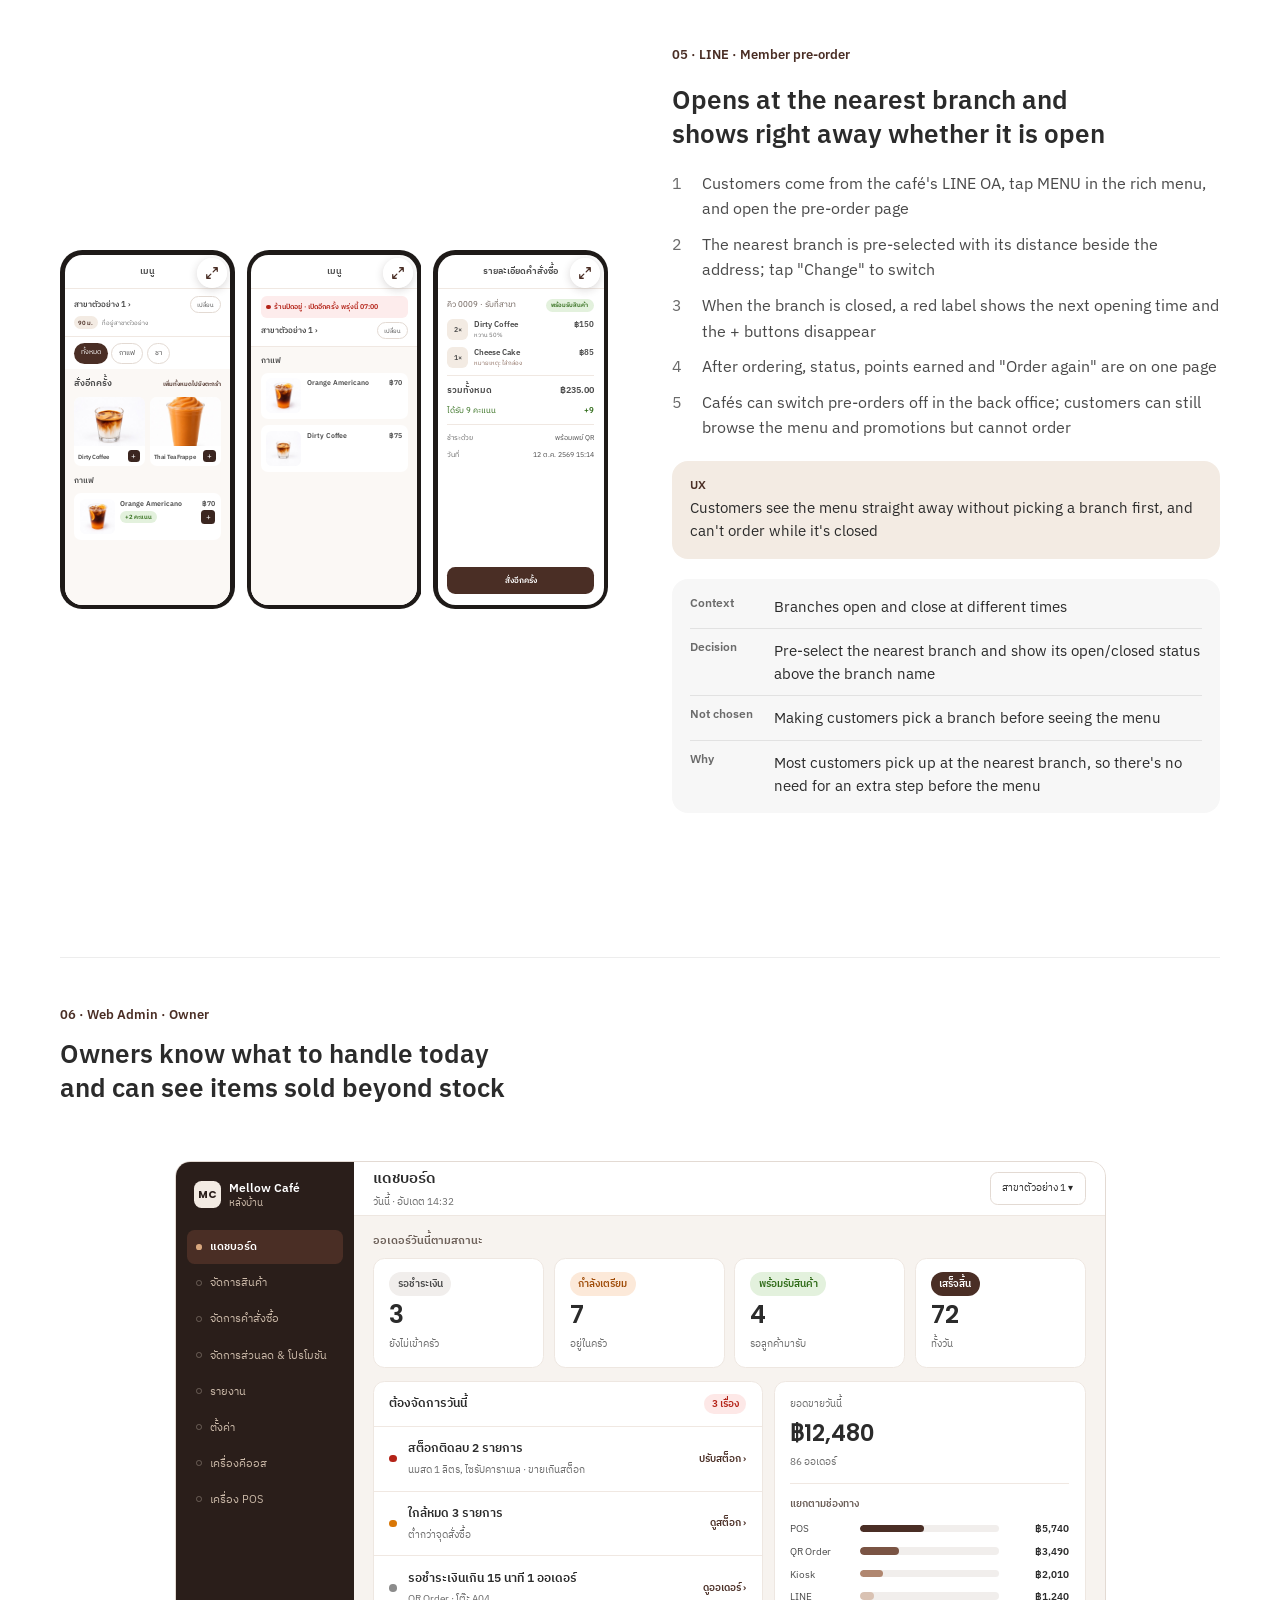
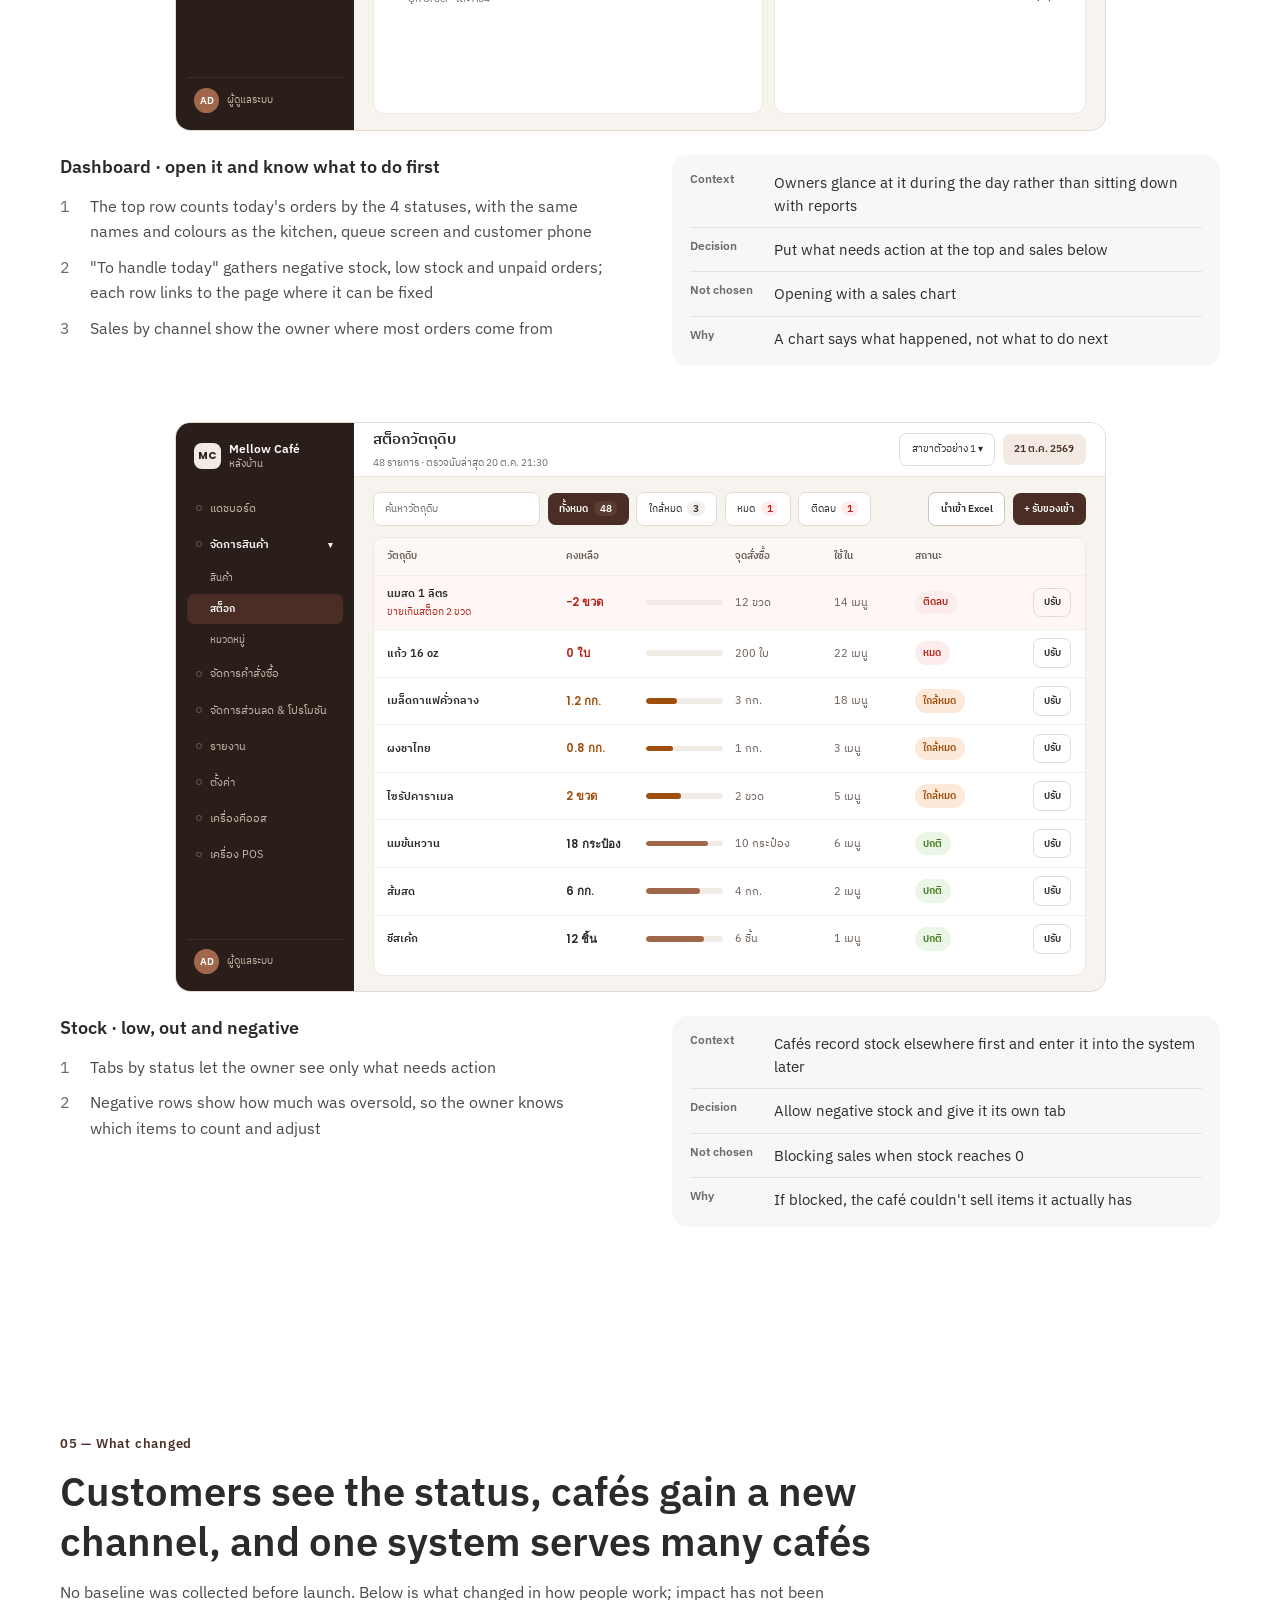
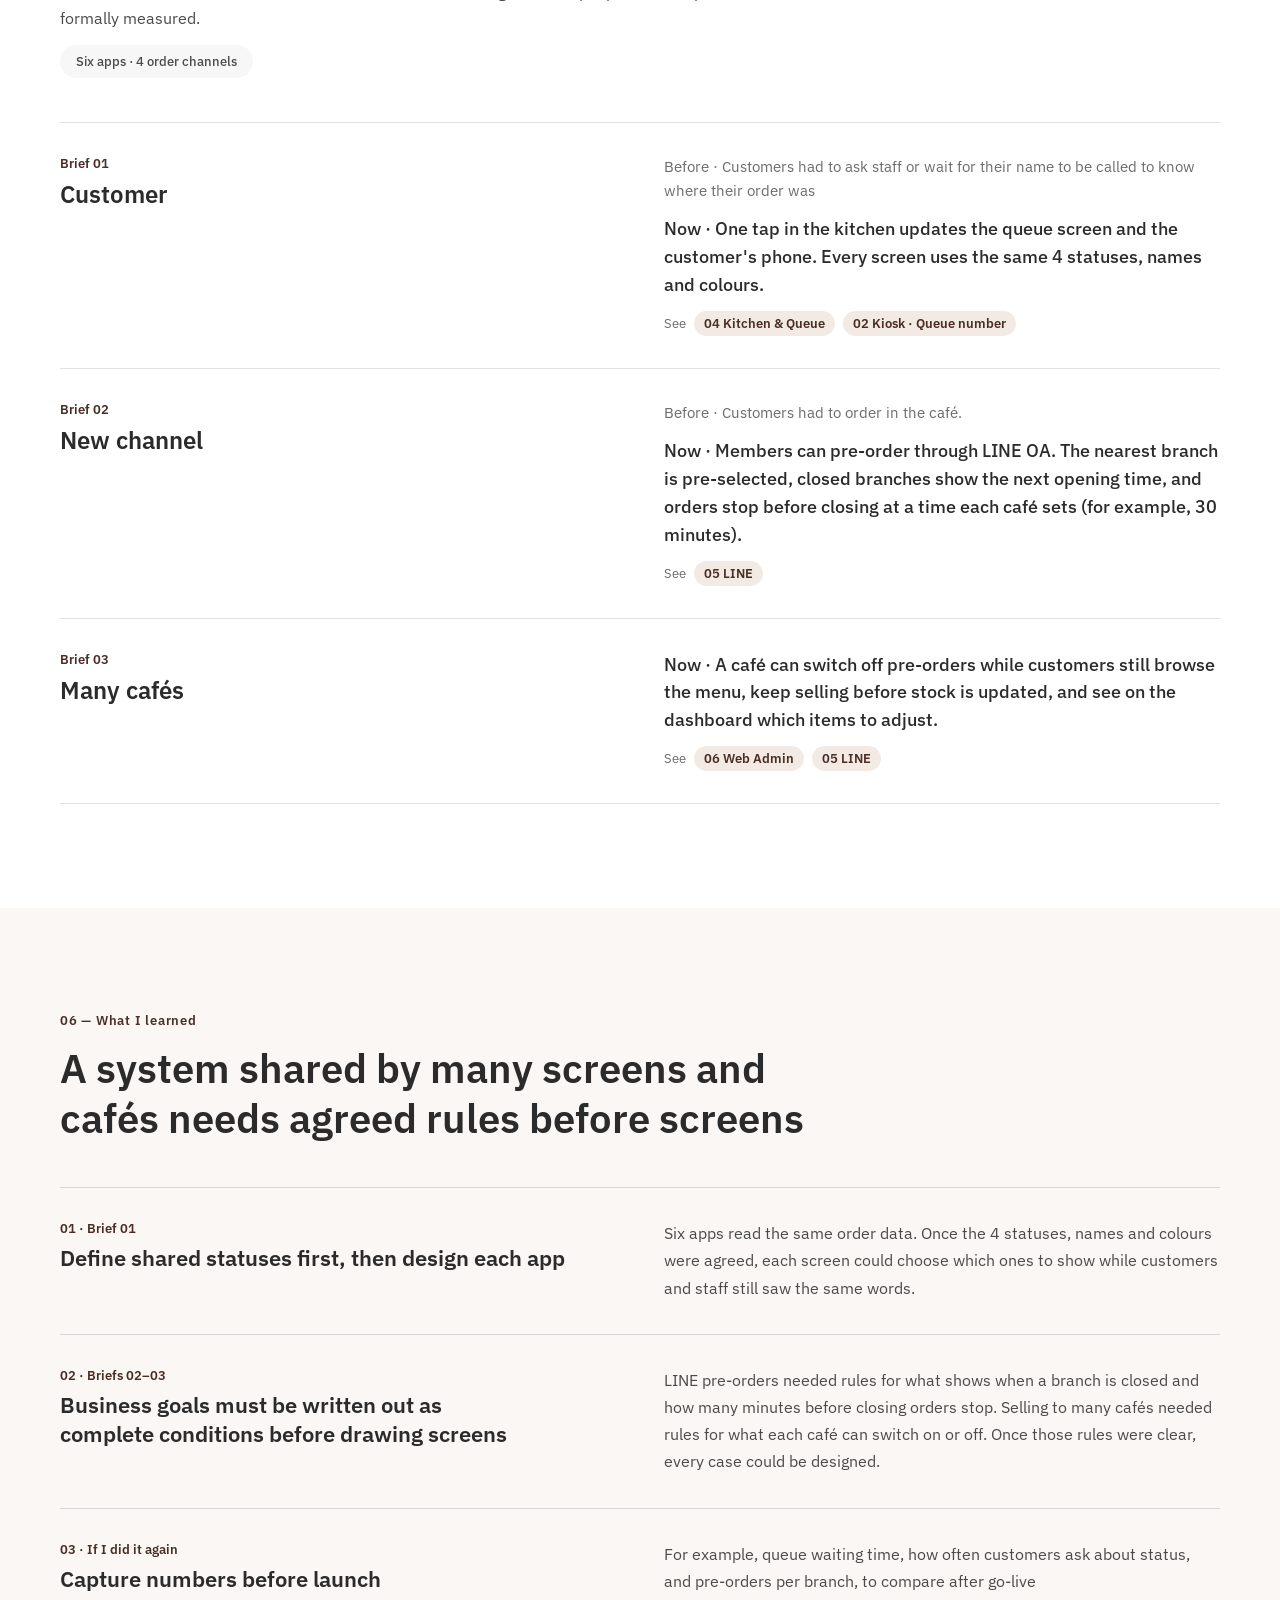
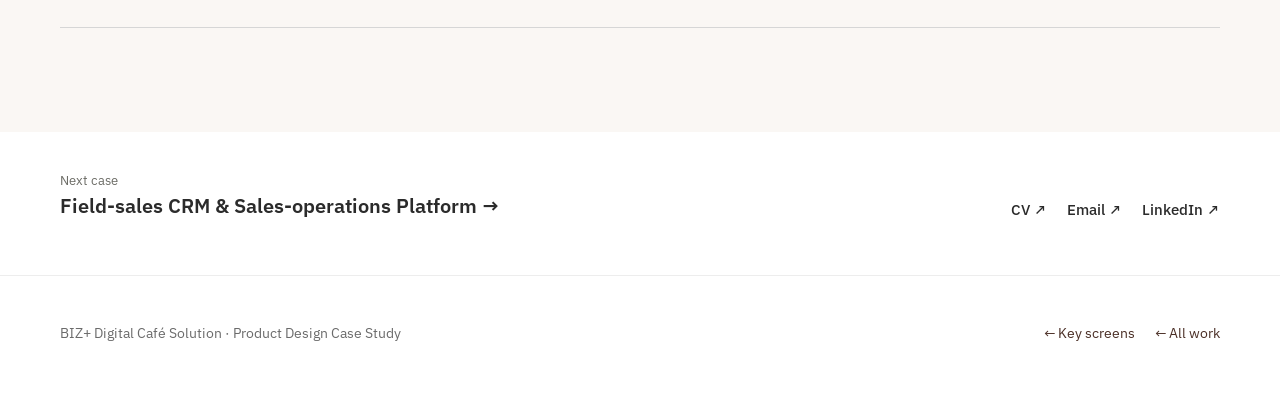
<file: bizplus-full.html>
<!doctype html>
<html lang="th">
<head>
<meta charset="utf-8">
<meta name="viewport" content="width=device-width,initial-scale=1">
<title>BIZ+ Digital Café Solution — Case Study · Luksayaporn J.</title>
<meta name="description" content="One order across six café apps (table QR, kiosk, POS, kitchen, LINE and admin) with one shared status. Full case study by Luksayaporn J.">
<meta property="og:type" content="website">
<meta property="og:title" content="BIZ+ Digital Café Solution — Case Study · Luksayaporn J.">
<meta property="og:description" content="One order across six café apps (table QR, kiosk, POS, kitchen, LINE and admin) with one shared status. Full case study by Luksayaporn J.">
<meta property="og:url" content="https://luksayapornj-beep.github.io/bizplus-full.html">
<meta property="og:image" content="https://luksayapornj-beep.github.io/assets/og/og-card.jpg">
<meta name="twitter:card" content="summary_large_image">
<link rel="image_src" href="assets/og/og-card.jpg">
<link rel="icon" href="favicon.svg" type="image/svg+xml">
<link rel="preconnect" href="https://fonts.googleapis.com">
<link href="https://fonts.googleapis.com/css2?family=IBM+Plex+Sans:wght@400;500;600;700&family=IBM+Plex+Sans+Thai:wght@400;500;600;700&family=Poppins:wght@400;500;600;700&family=Prompt:wght@300;400;500;600;700&display=swap" rel="stylesheet">
<style>
body{margin:0;background:#FFFFFF;color:#4A4A4A;font-family:'IBM Plex Sans','IBM Plex Sans Thai',sans-serif;-webkit-font-smoothing:antialiased}
a{color:#4A2E25;text-decoration:none}
a:hover{color:#2E1C16}
img{display:block}
html{scroll-behavior:smooth}@media (prefers-reduced-motion:reduce){html{scroll-behavior:auto}}
nav a[href^="#"]:hover{background:#F3EBE3;color:#4A2E25}
[data-zoomable]{cursor:zoom-in}
</style>
</head>
<body>
<main style="display: flex; flex-direction: column; background: rgb(255, 255, 255);"><nav style="position: sticky; top: 0px; z-index: 20; background: rgba(255, 255, 255, 0.94); backdrop-filter: blur(10px); border-bottom: 1px solid rgb(237, 237, 237); display: flex; justify-content: center; padding: 0px 24px;">
  <div style="width: 100%; max-width: 1160px; display: flex; align-items: center; gap: 16px; min-width: 0px;">
    <a href="index.html" aria-label="ผลงานทั้งหมด" style="flex:none;font-size:16px;color:inherit;text-decoration:none;padding:4px 2px">←</a>
    <a href="#overview" style="flex: 0 0 auto; font-size: 15px; font-weight: 600; color: rgb(43, 43, 43);">BIZ+ Digital Café Solution</a>
    <div style="flex: 1 1 0%; min-width: 0px; display: flex; align-items: center; gap: 2px; overflow-x: auto; padding: 10px 0px; scrollbar-width: none;">
      <a href="#problem" class="scp0" style="font-size: 13px; font-weight: 500; color: rgb(74, 74, 74); padding: 6px 12px; border-radius: 999px; white-space: nowrap;">โจทย์</a>
      <a href="#users" class="scp0" style="font-size: 13px; font-weight: 500; color: rgb(74, 74, 74); padding: 6px 12px; border-radius: 999px; white-space: nowrap;">ใครใช้</a>
      <a href="#system" class="scp0" style="font-size: 13px; font-weight: 500; color: rgb(74, 74, 74); padding: 6px 12px; border-radius: 999px; white-space: nowrap;">ภาพรวม</a>
      <a href="#qr" class="scp0" style="font-size: 13px; font-weight: 500; color: rgb(74, 74, 74); padding: 6px 12px; border-radius: 999px; white-space: nowrap;">QR Order</a>
      <a href="#kiosk" class="scp0" style="font-size: 13px; font-weight: 500; color: rgb(74, 74, 74); padding: 6px 12px; border-radius: 999px; white-space: nowrap;">Kiosk</a>
      <a href="#pos" class="scp0" style="font-size: 13px; font-weight: 500; color: rgb(74, 74, 74); padding: 6px 12px; border-radius: 999px; white-space: nowrap;">POS</a>
      <a href="#kitchen" class="scp0" style="font-size: 13px; font-weight: 500; color: rgb(74, 74, 74); padding: 6px 12px; border-radius: 999px; white-space: nowrap;">Kitchen &amp; Queue</a>
      <a href="#line" class="scp0" style="font-size: 13px; font-weight: 500; color: rgb(74, 74, 74); padding: 6px 12px; border-radius: 999px; white-space: nowrap;">LINE</a>
      <a href="#admin" class="scp0" style="font-size: 13px; font-weight: 500; color: rgb(74, 74, 74); padding: 6px 12px; border-radius: 999px; white-space: nowrap;">Web Admin</a>
      <a href="#outcome" class="scp0" style="font-size: 13px; font-weight: 500; color: rgb(74, 74, 74); padding: 6px 12px; border-radius: 999px; white-space: nowrap;">ผลลัพธ์</a>
    </div>
    <span style="display:inline-flex;gap:6px;align-items:center;flex:none;font-size:13px;color:var(--color-text,#2B2B2B)" role="group" aria-label="ภาษา"><button type="button" data-lang="th" style="all:unset;cursor:pointer">TH</button><span style="opacity:.35">|</span><button type="button" data-lang="en" style="all:unset;cursor:pointer">EN</button></span>
  </div></nav><header id="overview" data-screen-label="Hero" style="scroll-margin-top: 56px; padding: 88px 24px 72px; display: flex; justify-content: center;">
  <div style="width: 100%; max-width: 1160px; display: flex; flex-direction: column; gap: 40px;">
    <div style="display: flex; flex-direction: column; gap: 24px;">
      <div style="display: flex; gap: 10px; flex-wrap: wrap;"><span style="padding: 8px 20px; border-radius: 999px; font-size: 15px; background: rgb(74, 46, 37); color: rgb(255, 255, 255); font-weight: 500;">BIZ+ Digital Café Solution</span><span style="padding: 8px 20px; border-radius: 999px; font-size: 15px; background: rgb(247, 247, 247); color: rgb(74, 74, 74);">F&amp;B · ร้านกาแฟหลายสาขา</span></div>
      <h1 style="margin: 0px; font-size: clamp(44px, 6vw, 80px); line-height: 1.08; letter-spacing: -0.02em; font-weight: 600; color: rgb(43, 43, 43); text-wrap: balance;">ออเดอร์เดียว 6 แอป สถานะเดียวกัน</h1>
      <p style="margin: 0px; max-width: 900px; font-size: clamp(17px, 1.8vw, 21px); line-height: 1.65; color: rgb(74, 74, 74); text-wrap: pretty;">ลูกค้าสั่งกาแฟแก้วเดียวได้ 4 ทาง จาก QR ที่โต๊ะ, ตู้ Kiosk, LINE หรือหน้าเคาน์เตอร์ ทุกจอต้องเห็นออเดอร์นั้นด้วยสถานะเดียวกัน ขณะที่ธุรกิจต้องการเปิดให้สมาชิกสั่งล่วงหน้าผ่าน LINE และขายระบบเดียวให้หลายร้าน</p>
    </div>
    <div style="display: flex; flex-direction: column; gap: 20px;">
      <div style="display: grid; grid-template-columns: repeat(auto-fit, minmax(min(100%, 320px), 1fr)); gap: 12px;">
        <div style="display: flex; flex-direction: column; gap: 10px; padding: 22px 20px; border-radius: 18px; background: rgb(243, 235, 227);"><span style="font-size: 12px; font-weight: 600; color: rgb(74, 46, 37);">โจทย์</span><span style="font-size: 16px; line-height: 1.55; font-weight: 500; color: rgb(43, 43, 43);">ลูกค้ารู้ว่าออเดอร์ถึงไหน · เปิดช่องทางสั่งล่วงหน้าสำหรับสมาชิก · ระบบเดียวใช้ได้หลายร้าน</span></div>
        <div style="display: flex; flex-direction: column; gap: 10px; padding: 22px 20px; border-radius: 18px; background: rgb(243, 235, 227);"><span style="font-size: 12px; font-weight: 600; color: rgb(74, 46, 37);">ความซับซ้อน</span><span style="font-size: 16px; line-height: 1.55; font-weight: 500; color: rgb(43, 43, 43);">4 ช่องทางสั่ง · 6 แอป · แต่ละร้านเปิดปิดฟีเจอร์ต่างกัน · แต้มสะสมข้ามช่องทาง</span></div>
      </div>
      <div style="display: grid; grid-template-columns: repeat(auto-fit, minmax(min(100%, 260px), 1fr)); border: 1px solid rgb(237, 237, 237); border-radius: 18px; overflow: hidden;">
        <div style="display: flex; flex-direction: column; gap: 8px; padding: 22px 24px; border-right: 1px solid rgb(237, 237, 237);"><span style="font-size: 13px; color: rgb(107, 107, 107);">Role</span><span style="font-size: 16px; font-weight: 500; color: rgb(43, 43, 43);">UX/UI Designer · ออกแบบครบ 6 แอป</span></div>
        <div style="display: flex; flex-direction: column; gap: 8px; padding: 22px 24px; border-right: 1px solid rgb(237, 237, 237);"><span style="font-size: 13px; color: rgb(107, 107, 107);">Platform</span><span style="font-size: 16px; font-weight: 500; color: rgb(43, 43, 43);">QR Order · Kiosk · POS · Kitchen &amp; Queue · LINE · Web Admin</span></div>
        <div style="display: flex; flex-direction: column; gap: 8px; padding: 22px 24px;"><span style="font-size: 13px; color: rgb(107, 107, 107);">Industry</span><span style="font-size: 16px; font-weight: 500; color: rgb(43, 43, 43);">F&amp;B&nbsp;</span></div>
      </div>
    </div>
    <div style="display: flex; flex-direction: column; gap: 10px;">
      <div style="border-radius: 32px; background: rgb(243, 235, 227); overflow: hidden; width: 100%; min-width: 0px; display: flex; justify-content: center;"><div data-fit-w="1160" data-fit-max="1" style="zoom: 1;"><div style="position: relative; width: 1160px; height: 640px;">
        <div style="position: absolute; left: 150px; top: 578px; width: 620px; height: 28px; border-radius: 50%; background: radial-gradient(closest-side, rgba(74, 46, 37, 0.22), rgba(74, 46, 37, 0));"></div><div style="position: absolute; left: 800px; top: 590px; width: 340px; height: 28px; border-radius: 50%; background: radial-gradient(closest-side, rgba(74, 46, 37, 0.22), rgba(74, 46, 37, 0));"></div><div style="position: absolute; left: 40px; top: 608px; width: 240px; height: 28px; border-radius: 50%; background: radial-gradient(closest-side, rgba(74, 46, 37, 0.22), rgba(74, 46, 37, 0));"></div><div style="position: absolute; left: 650px; top: 608px; width: 240px; height: 28px; border-radius: 50%; background: radial-gradient(closest-side, rgba(74, 46, 37, 0.22), rgba(74, 46, 37, 0));"></div>
        <div style="position: absolute; left: 170px; top: 62px;"><div style="zoom: 1.22; width: 460px;"><div style="width: 460px; display: flex; flex-direction: column; align-items: center;"><div style="width: 460px; padding: 9px; border-radius: 14px; background: linear-gradient(rgb(58, 54, 52), rgb(28, 26, 25)); border: 1px solid rgb(87, 81, 77); box-sizing: border-box; box-shadow: rgba(42, 35, 32, 0.22) 0px 24px 48px; position: relative; z-index: 1;"><div style="border-radius: 4px; overflow: hidden; background: rgb(255, 255, 255);"><div style="zoom: 0.539;"><div style="width: 820px;"><div style="padding: 0px;"><div style="height: 520px; border-radius: 0px; overflow: hidden; background: rgb(255, 255, 255); display: flex; flex-direction: column;"><div style="display: flex; align-items: center; gap: 16px; padding: 12px 18px; border-bottom: 1px solid rgb(240, 232, 226);"><span style="font-size: 16px; font-weight: 600;">สร้างคำสั่งซื้อใหม่</span><span style="flex: 1 1 0%; font-size: 12px; padding: 8px 12px; border-radius: 10px; background: rgb(247, 244, 241); color: rgb(163, 154, 148);">ค้นหาเมนู</span><span style="position: relative; font-size: 12px; font-weight: 600; padding: 8px 14px; border-radius: 10px; background: rgb(243, 235, 227); color: rgb(74, 46, 37);">คุณมีคำสั่งซื้อใหม่<span style="position: absolute; top: -8px; right: -8px; width: 20px; height: 20px; border-radius: 50%; background: rgb(194, 65, 12); color: rgb(255, 255, 255); font-size: 11px; display: flex; align-items: center; justify-content: center;">2</span></span></div><div style="flex: 1 1 0%; display: flex; min-height: 0px;"><div style="width: 120px; display: flex; flex-direction: column; gap: 2px; padding: 10px; border-right: 1px solid rgb(240, 232, 226);"><span style="font-size: 13px; font-weight: 600; padding: 10px 12px; border-radius: 10px; background: rgb(243, 235, 227); color: rgb(74, 46, 37);">ทั้งหมด</span><span style="font-size: 13px; padding: 10px 12px;">กาแฟ</span><span style="font-size: 13px; padding: 10px 12px;">ชา</span><span style="font-size: 13px; padding: 10px 12px;">เบเกอรี่</span><span style="font-size: 13px; padding: 10px 12px;">ส่วนลด</span></div><div style="flex: 1 1 0%; display: grid; grid-template-columns: repeat(3, 1fr); gap: 10px; padding: 12px; align-content: start;"><div style="display: flex; flex-direction: column; border-radius: 12px; overflow: hidden; border: 1px solid rgb(240, 232, 226);"><img src="assets/bizplus/case-study/menu-dirty.jpg" alt="Dirty Coffee" style="width: 100%; height: 96px; object-fit: cover; background: rgb(244, 241, 238);"><div style="display: flex; justify-content: space-between; gap: 6px; padding: 8px 10px;"><span style="font-size: 12px; font-weight: 600;">Dirty Coffee</span><span style="font-size: 12px; color: rgb(74, 46, 37);">฿75</span></div></div><div style="display: flex; flex-direction: column; border-radius: 12px; overflow: hidden; border: 1px solid rgb(240, 232, 226);"><img src="assets/bizplus/case-study/menu-orange.jpg" alt="Orange Americano" style="width: 100%; height: 96px; object-fit: cover; background: rgb(244, 241, 238);"><div style="display: flex; justify-content: space-between; gap: 6px; padding: 8px 10px;"><span style="font-size: 12px; font-weight: 600;">Orange Americano</span><span style="font-size: 12px; color: rgb(74, 46, 37);">฿70</span></div></div><div style="display: flex; flex-direction: column; border-radius: 12px; overflow: hidden; border: 1px solid rgb(240, 232, 226);"><img src="assets/bizplus/case-study/menu-thaitea.jpg" alt="Thai Tea Frappe" style="width: 100%; height: 96px; object-fit: cover; background: rgb(244, 241, 238);"><div style="display: flex; justify-content: space-between; gap: 6px; padding: 8px 10px;"><span style="font-size: 12px; font-weight: 600;">Thai Tea Frappe</span><span style="font-size: 12px; color: rgb(74, 46, 37);">฿65</span></div></div><div style="display: flex; flex-direction: column; border-radius: 12px; overflow: hidden; border: 1px solid rgb(240, 232, 226);"><img src="assets/bizplus/case-study/menu-cheesecake.jpg" alt="Cheese Cake" style="width: 100%; height: 96px; object-fit: cover; background: rgb(244, 241, 238);"><div style="display: flex; justify-content: space-between; gap: 6px; padding: 8px 10px;"><span style="font-size: 12px; font-weight: 600;">Cheese Cake</span><span style="font-size: 12px; color: rgb(74, 46, 37);">฿85</span></div></div><div style="display: flex; flex-direction: column; border-radius: 12px; overflow: hidden; border: 1px solid rgb(240, 232, 226);"><img src="assets/bizplus/case-study/menu-chococake.jpg" alt="Chocolate Cake" style="width: 100%; height: 96px; object-fit: cover; background: rgb(244, 241, 238);"><div style="display: flex; justify-content: space-between; gap: 6px; padding: 8px 10px;"><span style="font-size: 12px; font-weight: 600;">Chocolate Cake</span><span style="font-size: 12px; color: rgb(74, 46, 37);">฿85</span></div></div></div><div style="width: 250px; display: flex; flex-direction: column; border-left: 1px solid rgb(240, 232, 226);"><div style="display: flex; gap: 6px; padding: 12px;"><span style="flex: 1 1 0%; text-align: center; font-size: 12px; font-weight: 600; padding: 8px; border-radius: 10px; border: 1.5px solid rgb(74, 46, 37); color: rgb(74, 46, 37);">ทานที่ร้าน</span><span style="flex: 1 1 0%; text-align: center; font-size: 12px; padding: 8px; border-radius: 10px; border: 1px solid rgb(227, 218, 211);">ซื้อกลับบ้าน</span></div><div style="flex: 1 1 0%; display: flex; flex-direction: column; gap: 10px; padding: 0px 12px;"><div style="display: flex; justify-content: space-between; font-size: 12px;"><div style="display: flex; flex-direction: column; gap: 2px;"><span style="font-weight: 600;">Dirty Coffee ×1</span><span style="color: rgb(107, 107, 107);">คั่วกลาง · หวาน 50%</span></div><span>฿75</span></div><div style="display: flex; justify-content: space-between; font-size: 12px;"><div style="display: flex; flex-direction: column; gap: 2px;"><span style="font-weight: 600;">Cheese Cake ×1</span></div><span>฿85</span></div></div><div style="display: flex; flex-direction: column; gap: 6px; padding: 12px; border-top: 1px solid rgb(240, 232, 226); font-size: 12px;"><div style="display: flex; justify-content: space-between;"><span style="color: rgb(107, 94, 87);">ส่วนลด</span><span>−฿0</span></div><div style="display: flex; justify-content: space-between; font-size: 15px; font-weight: 600;"><span>รวม</span><span>฿160.00</span></div><span style="height: 42px; margin-top: 6px; border-radius: 12px; background: rgb(74, 46, 37); color: rgb(255, 255, 255); font-size: 13px; font-weight: 600; display: flex; align-items: center; justify-content: center;">ชำระเงิน</span></div></div></div></div></div></div></div></div></div><div style="width: 130px; height: 110px; margin-top: -4px; background: linear-gradient(90deg, rgb(85, 82, 79), rgb(119, 115, 111) 45%, rgb(94, 91, 88)); clip-path: polygon(6% 0px, 94% 0px, 100% 100%, 0px 100%); display: flex; justify-content: center; padding-top: 18px; box-sizing: border-box;"><div style="width: 96px; height: 68px; border-radius: 8px; border: 1px solid rgb(74, 71, 69);"></div></div><div style="width: 270px; height: 20px; border-radius: 6px 6px 4px 4px; background: linear-gradient(rgb(111, 107, 104), rgb(69, 66, 64)); box-shadow: rgba(42, 35, 32, 0.18) 0px 10px 20px;"></div></div></div></div>
        <div style="position: absolute; left: 820px; top: 40px;"><div style="zoom: 1.1; width: 280px;"><div style="zoom: 0.737;"><div style="position: relative; width: 380px; flex: 0 0 auto;"><img src="assets/bizplus/case-study/kiosk-device.jpg" alt="ตู้ Kiosk" style="width: 100%; height: auto; display: block; mix-blend-mode: multiply;"><div style="position: absolute; left: 27.1%; top: 17.4%; width: 46%; height: 45%; border-radius: 4px; overflow: hidden; background: rgb(0, 0, 0);"><div style="width: 320px; height: 556px; transform: scale(0.546); transform-origin: 0px 0px;"><div style="width: 320px; height: 556px; border-radius: 0px; overflow: hidden; background: rgb(59, 38, 32); display: flex; flex-direction: column; position: relative;"><img src="assets/bizplus/case-study/menu-orange.jpg" alt="" style="position: absolute; inset: 0px; width: 100%; height: 100%; object-fit: cover;"><div style="position: absolute; inset: 0px; background: linear-gradient(rgba(59, 38, 32, 0.1) 30%, rgba(59, 38, 32, 0.95) 78%);"></div><div style="position: absolute; top: 16px; right: 16px; font-size: 11px; font-weight: 600; padding: 4px 10px; border-radius: 999px; background: rgba(255, 255, 255, 0.9); color: rgb(74, 46, 37);">ไทย | EN</div><div style="position: absolute; left: 0px; right: 0px; bottom: 0px; display: flex; flex-direction: column; align-items: center; gap: 10px; padding: 32px 24px 40px;"><span style="font-family: Poppins; font-size: 26px; font-weight: 600; color: rgb(255, 255, 255);">Mellow Café</span><span style="font-size: 13px; color: rgb(230, 211, 198);">สั่งและชำระเงินได้ที่ตู้นี้</span><span style="margin-top: 10px; height: 52px; padding: 0px 32px; border-radius: 999px; background: rgb(255, 255, 255); color: rgb(74, 46, 37); font-size: 15px; font-weight: 600; display: flex; align-items: center;">เริ่มสั่งอาหาร →</span></div></div></div></div></div></div></div></div>
        <div style="position: absolute; left: 60px; top: 222px; z-index: 2;"><div style="zoom: 1; width: 190px; filter: drop-shadow(rgba(42, 35, 32, 0.22) 0px 18px 30px);"><div style="zoom: 0.633;"><div style="width: 300px;"><div style="padding: 8px; border-radius: 38px; background: rgb(30, 26, 24);"><div style="height: 600px; border-radius: 30px; background: rgb(255, 255, 255); overflow: hidden; display: flex; flex-direction: column;"><div style="display: flex; justify-content: space-between; align-items: center; padding: 16px 18px 10px;"><span style="font-family: Poppins; font-size: 15px; font-weight: 600; color: rgb(74, 46, 37);">Mellow Café</span><span style="font-size: 11px; font-weight: 600; padding: 4px 8px; border-radius: 999px; background: rgb(241, 238, 236);">TH | EN</span></div><div style="display: flex; flex-direction: column; gap: 4px; padding: 6px 18px 12px;"><span style="font-size: 18px; font-weight: 600;">เลือกเมนูที่คุณต้องการ</span><div style="display: flex; justify-content: space-between; align-items: center; gap: 8px;"><span style="font-size: 12px; color: rgb(107, 94, 87);">สาขาตัวอย่าง · โต๊ะ A01</span><span style="font-size: 11px; font-weight: 600; padding: 5px 10px; border-radius: 999px; background: rgb(74, 46, 37); color: rgb(255, 255, 255);">ทานที่ร้าน ▾</span></div></div><div style="display: flex; gap: 6px; padding: 0px 18px 12px;"><span style="font-size: 12px; padding: 6px 12px; border-radius: 999px; background: rgb(74, 46, 37); color: rgb(255, 255, 255);">ทั้งหมด</span><span style="font-size: 12px; padding: 6px 12px; border-radius: 999px; border: 1px solid rgb(227, 218, 211);">กาแฟ</span><span style="font-size: 12px; padding: 6px 12px; border-radius: 999px; border: 1px solid rgb(227, 218, 211);">ชา</span><span style="font-size: 12px; padding: 6px 12px; border-radius: 999px; border: 1px solid rgb(227, 218, 211);">เบเกอรี่</span></div><div style="flex: 1 1 0%; min-height: 0px; overflow: hidden; display: grid; grid-template-columns: 1fr 1fr; grid-auto-rows: max-content; gap: 10px; padding: 12px 18px 4px; background: rgb(251, 248, 245); align-content: start;"><div style="display: flex; flex-direction: column; border-radius: 14px; background: rgb(255, 255, 255); overflow: hidden; border: 1px solid rgb(240, 232, 226);"><img src="assets/bizplus/case-study/menu-dirty.jpg" alt="Dirty Coffee" style="width: 100%; height: 96px; flex: 0 0 auto; object-fit: cover; background: rgb(244, 241, 238);"><div style="display: flex; flex-direction: column; gap: 2px; padding: 8px 10px 10px;"><span style="font-size: 12px; font-weight: 600;">Dirty Coffee</span><span style="font-size: 12px; font-weight: 600; color: rgb(74, 46, 37);">฿75</span></div></div><div style="display: flex; flex-direction: column; border-radius: 14px; background: rgb(255, 255, 255); overflow: hidden; border: 1px solid rgb(240, 232, 226);"><img src="assets/bizplus/case-study/menu-orange.jpg" alt="Orange Americano" style="width: 100%; height: 96px; flex: 0 0 auto; object-fit: cover; background: rgb(244, 241, 238);"><div style="display: flex; flex-direction: column; gap: 2px; padding: 8px 10px 10px;"><span style="font-size: 12px; font-weight: 600;">Orange Americano</span><span style="font-size: 12px; font-weight: 600; color: rgb(74, 46, 37);">฿70</span></div></div><div style="display: flex; flex-direction: column; border-radius: 14px; background: rgb(255, 255, 255); overflow: hidden; border: 1px solid rgb(240, 232, 226);"><img src="assets/bizplus/case-study/menu-thaitea.jpg" alt="Thai Tea Frappe" style="width: 100%; height: 96px; flex: 0 0 auto; object-fit: cover; background: rgb(244, 241, 238);"><div style="display: flex; flex-direction: column; gap: 2px; padding: 8px 10px 10px;"><span style="font-size: 12px; font-weight: 600;">Thai Tea Frappe</span><span style="font-size: 12px; font-weight: 600; color: rgb(74, 46, 37);">฿65</span></div></div><div style="display: flex; flex-direction: column; border-radius: 14px; background: rgb(255, 255, 255); overflow: hidden; border: 1px solid rgb(240, 232, 226);"><img src="assets/bizplus/case-study/menu-cheesecake.jpg" alt="Cheese Cake" style="width: 100%; height: 96px; flex: 0 0 auto; object-fit: cover; background: rgb(244, 241, 238);"><div style="display: flex; flex-direction: column; gap: 2px; padding: 8px 10px 10px;"><span style="font-size: 12px; font-weight: 600;">Cheese Cake</span><span style="font-size: 12px; font-weight: 600; color: rgb(74, 46, 37);">฿85</span></div></div></div><div style="padding: 12px 18px 18px; background: rgb(251, 248, 245);"><div style="display: flex; justify-content: space-between; align-items: center; padding: 12px 16px; border-radius: 14px; background: rgb(59, 38, 32); color: rgb(255, 255, 255);"><span style="font-size: 13px; font-weight: 600;">2 · ตะกร้าของฉัน</span><span style="font-size: 13px; font-weight: 600;">฿145.00</span></div></div></div></div></div></div></div></div>
        <div style="position: absolute; left: 670px; top: 222px; z-index: 2;"><div style="zoom: 1; width: 190px; filter: drop-shadow(rgba(42, 35, 32, 0.22) 0px 18px 30px);"><div style="zoom: 0.633;"><div style="width: 300px;"><div style="padding: 8px; border-radius: 38px; background: rgb(30, 26, 24);"><div style="height: 600px; border-radius: 30px; background: rgb(255, 255, 255); overflow: hidden; display: flex; flex-direction: column;"><div style="display: flex; justify-content: center; padding: 16px; border-bottom: 1px solid rgb(240, 232, 226);"><span style="font-size: 15px; font-weight: 600;">รายละเอียดคำสั่งซื้อ</span></div><div style="flex: 1 1 0%; display: flex; flex-direction: column; gap: 12px; padding: 16px;"><div style="display: flex; justify-content: space-between; align-items: center;"><span style="font-size: 13px; color: rgb(107, 94, 87);">คิว 0009 · รับที่สาขา</span><span style="font-size: 11px; font-weight: 600; padding: 3px 10px; border-radius: 999px; background: rgb(227, 241, 221); color: rgb(47, 107, 24);">พร้อมรับสินค้า</span></div><div style="display: flex; gap: 10px;"><span style="width: 36px; height: 36px; border-radius: 10px; background: rgb(243, 235, 227); font-size: 12px; font-weight: 600; display: flex; align-items: center; justify-content: center;">2×</span><div style="flex: 1 1 0%; display: flex; flex-direction: column; gap: 2px;"><div style="display: flex; justify-content: space-between; font-size: 13px; font-weight: 600;"><span>Dirty Coffee</span><span>฿150</span></div><span style="font-size: 11px; color: rgb(107, 107, 107);">หวาน 50%</span></div></div><div style="display: flex; gap: 10px;"><span style="width: 36px; height: 36px; border-radius: 10px; background: rgb(243, 235, 227); font-size: 12px; font-weight: 600; display: flex; align-items: center; justify-content: center;">1×</span><div style="flex: 1 1 0%; display: flex; flex-direction: column; gap: 2px;"><div style="display: flex; justify-content: space-between; font-size: 13px; font-weight: 600;"><span>Cheese Cake</span><span>฿85</span></div><span style="font-size: 11px; color: rgb(138, 106, 92);">หมายเหตุ: ใส่กล่อง</span></div></div><div style="display: flex; justify-content: space-between; padding-top: 12px; border-top: 1px solid rgb(240, 232, 226); font-size: 16px; font-weight: 600;"><span>รวมทั้งหมด</span><span>฿235.00</span></div><div style="display: flex; justify-content: space-between; font-size: 13px; color: rgb(47, 107, 24);"><span>ได้รับ 9 คะแนน</span><span style="font-weight: 600;">+9</span></div><div style="display: flex; flex-direction: column; gap: 8px; padding-top: 12px; border-top: 1px solid rgb(240, 232, 226); font-size: 12px;"><div style="display: flex; justify-content: space-between;"><span style="color: rgb(107, 107, 107);">ชำระด้วย</span><span>พร้อมเพย์ QR</span></div><div style="display: flex; justify-content: space-between;"><span style="color: rgb(107, 107, 107);">วันที่</span><span>12 ต.ค. 2569 15:14</span></div></div></div><div style="padding: 12px 16px 18px;"><span style="height: 46px; border-radius: 14px; background: rgb(74, 46, 37); color: rgb(255, 255, 255); font-size: 14px; font-weight: 600; display: flex; align-items: center; justify-content: center;">สั่งอีกครั้ง</span></div></div></div></div></div></div></div>
      </div></div></div>
      <span style="font-size: 12px; color: rgb(107, 107, 107);">หน้าจอวาดใหม่ตาม flow ของระบบจริง ไม่ใช่หน้าจอ production ชื่อร้าน Mellow Café และข้อมูลทั้งหมดเป็นข้อมูลสมมติ</span>
    </div>
  </div></header><section id="problem" data-screen-label="01 Problem" style="scroll-margin-top: 56px; padding: 104px 24px; background: rgb(250, 247, 244); display: flex; justify-content: center;">
  <div style="width: 100%; max-width: 1160px; display: flex; flex-direction: column; gap: 44px;">
    <div style="display: flex; flex-direction: column; gap: 14px; max-width: 820px;">
      <span style="font-size: 13px; font-weight: 600; letter-spacing: 0.06em; color: rgb(74, 46, 37);">01 — โจทย์</span>
      <h2 style="margin: 0px; font-size: clamp(28px, 3.4vw, 40px); line-height: 1.25; font-weight: 600; color: rgb(43, 43, 43); text-wrap: balance;">ปัญหาของลูกค้า 1 ข้อ และโอกาสทางธุรกิจ 2 ข้อ</h2>
      <p style="margin: 0px; font-size: 18px; line-height: 1.7; text-wrap: pretty;">ข้อ 02 และ 03 มาจากเป้าหมายของธุรกิจ งานออกแบบคือทำให้ฟีเจอร์ใหม่ใช้ได้จริงในร้านที่ทำงานต่างกัน</p>
    </div>
    <div style="display: grid; grid-template-columns: repeat(auto-fit, minmax(min(100%, 420px), 1fr)); gap: 22px 48px; padding: clamp(24px, 3vw, 36px); border-radius: 24px; background: rgb(255, 255, 255);">
      
        <div style="display: grid; grid-template-columns: 40px minmax(0px, 1fr); gap: 4px 12px;">
          <span style="font-size: 15px; font-weight: 600; color: rgb(74, 46, 37); line-height: 1.5;"><span class="sc-interp">01</span></span>
          <div style="display: flex; flex-direction: column; gap: 6px;">
            <span style="font-size: 17px; line-height: 1.5; font-weight: 600; color: rgb(43, 43, 43);"><span class="sc-interp">สั่งแล้วไม่รู้ว่าออเดอร์ถึงไหน</span> <span style="font-size: 13px; font-weight: 500; color: rgb(107, 107, 107);">· <span class="sc-interp">ลูกค้า · ปัญหา</span></span></span>
            <span style="font-size: 15px; line-height: 1.6; color: rgb(74, 74, 74);"><span class="sc-interp">สั่งได้ 4 ช่องทาง แต่ต้องถามพนักงานหรือรอเรียกชื่อ ถึงจะรู้ว่าได้ของหรือยัง</span></span>
          </div>
        </div>
      
        <div style="display: grid; grid-template-columns: 40px minmax(0px, 1fr); gap: 4px 12px;">
          <span style="font-size: 15px; font-weight: 600; color: rgb(74, 46, 37); line-height: 1.5;"><span class="sc-interp">02</span></span>
          <div style="display: flex; flex-direction: column; gap: 6px;">
            <span style="font-size: 17px; line-height: 1.5; font-weight: 600; color: rgb(43, 43, 43);"><span class="sc-interp">เปิดให้สมาชิกสั่งล่วงหน้าผ่าน LINE</span> <span style="font-size: 13px; font-weight: 500; color: rgb(107, 107, 107);">· <span class="sc-interp">ธุรกิจ · ช่องทางใหม่</span></span></span>
            <span style="font-size: 15px; line-height: 1.6; color: rgb(74, 74, 74);"><span class="sc-interp">เป็นช่องทางที่ยังไม่เคยมี ออเดอร์ต้องผูกกับสาขาที่จะไปรับ และแต่ละสาขาเปิดปิดไม่พร้อมกัน</span></span>
          </div>
        </div>
      
        <div style="display: grid; grid-template-columns: 40px minmax(0px, 1fr); gap: 4px 12px;">
          <span style="font-size: 15px; font-weight: 600; color: rgb(74, 46, 37); line-height: 1.5;"><span class="sc-interp">03</span></span>
          <div style="display: flex; flex-direction: column; gap: 6px;">
            <span style="font-size: 17px; line-height: 1.5; font-weight: 600; color: rgb(43, 43, 43);"><span class="sc-interp">ระบบเดียวต้องขายให้หลายร้านที่ทำงานไม่เหมือนกัน</span> <span style="font-size: 13px; font-weight: 500; color: rgb(107, 107, 107);">· <span class="sc-interp">ธุรกิจ · ขายหลายร้าน</span></span></span>
            <span style="font-size: 15px; line-height: 1.6; color: rgb(74, 74, 74);"><span class="sc-interp">บางร้านให้ดูเมนูอย่างเดียว บางร้านจดสต็อกไว้ที่อื่นก่อนบันทึกเข้าระบบ</span></span>
          </div>
        </div>
      
    </div>
  </div></section><section id="users" data-screen-label="02 Users" style="scroll-margin-top: 56px; padding: 104px 24px; display: flex; justify-content: center;">
  <div style="width: 100%; max-width: 1160px; display: grid; grid-template-columns: repeat(auto-fit, minmax(min(100%, 380px), 1fr)); gap: 48px 72px; align-items: start;">
    <div style="display: flex; flex-direction: column; gap: 20px;">
      <span style="font-size: 13px; font-weight: 600; letter-spacing: 0.06em; color: rgb(74, 46, 37);">02 — ใครใช้</span>
      <h2 style="margin: 0px; font-size: clamp(28px, 3.4vw, 40px); line-height: 1.25; font-weight: 600; color: rgb(43, 43, 43); text-wrap: balance;">ผู้ใช้ 4 กลุ่ม ใช้คนละอุปกรณ์ แต่ดูออเดอร์เดียวกัน</h2>
      <p style="margin: 0px; font-size: 18px; line-height: 1.7; text-wrap: pretty;">ลูกค้าใช้มือถือหรือตู้ พนักงานใช้แท็บเล็ต ครัวใช้จอแนวนอน เจ้าของร้านใช้เว็บ</p>
    </div>
    <div style="display: flex; flex-direction: column;">
      
        <div style="display: grid; grid-template-columns: 120px minmax(0px, 1fr); gap: 16px; padding: 22px 0px; border-top: 1px solid rgb(237, 237, 237);">
          <div style="display: flex; flex-direction: column; gap: 6px;"><span style="font-size: 15px; font-weight: 600; color: rgb(74, 46, 37);"><span class="sc-interp">ลูกค้า</span></span><span style="font-size: 12px; color: rgb(107, 107, 107);"><span class="sc-interp">QR · Kiosk · LINE</span></span></div>
          <span style="font-size: 17px; line-height: 1.6; color: rgb(43, 43, 43);"><span class="sc-interp">สั่ง จ่าย และรู้ว่าเมื่อไรไปรับได้</span></span>
        </div>
      
        <div style="display: grid; grid-template-columns: 120px minmax(0px, 1fr); gap: 16px; padding: 22px 0px; border-top: 1px solid rgb(237, 237, 237);">
          <div style="display: flex; flex-direction: column; gap: 6px;"><span style="font-size: 15px; font-weight: 600; color: rgb(74, 46, 37);"><span class="sc-interp">พนักงาน</span></span><span style="font-size: 12px; color: rgb(107, 107, 107);"><span class="sc-interp">POS · POS มือถือ</span></span></div>
          <span style="font-size: 17px; line-height: 1.6; color: rgb(43, 43, 43);"><span class="sc-interp">รับออเดอร์หน้าเคาน์เตอร์ และไม่พลาดออเดอร์จากช่องทางอื่น</span></span>
        </div>
      
        <div style="display: grid; grid-template-columns: 120px minmax(0px, 1fr); gap: 16px; padding: 22px 0px; border-top: 1px solid rgb(237, 237, 237);">
          <div style="display: flex; flex-direction: column; gap: 6px;"><span style="font-size: 15px; font-weight: 600; color: rgb(74, 46, 37);"><span class="sc-interp">ครัว</span></span><span style="font-size: 12px; color: rgb(107, 107, 107);"><span class="sc-interp">Kitchen · Queue</span></span></div>
          <span style="font-size: 17px; line-height: 1.6; color: rgb(43, 43, 43);"><span class="sc-interp">เห็นรายการที่ต้องทำ และบอกลูกค้าว่าพร้อมแล้ว</span></span>
        </div>
      
        <div style="display: grid; grid-template-columns: 120px minmax(0px, 1fr); gap: 16px; padding: 22px 0px; border-top: 1px solid rgb(237, 237, 237);">
          <div style="display: flex; flex-direction: column; gap: 6px;"><span style="font-size: 15px; font-weight: 600; color: rgb(74, 46, 37);"><span class="sc-interp">เจ้าของร้าน</span></span><span style="font-size: 12px; color: rgb(107, 107, 107);"><span class="sc-interp">Web Admin</span></span></div>
          <span style="font-size: 17px; line-height: 1.6; color: rgb(43, 43, 43);"><span class="sc-interp">รู้ว่าวันนี้ต้องจัดการอะไร ดูยอดแยกช่องทาง และเห็นสต็อกที่ขายเกิน</span></span>
        </div>
      
    </div>
  </div></section><section id="system" data-screen-label="03 System" style="scroll-margin-top: 56px; padding: 104px 24px; background: rgb(250, 247, 244); display: flex; justify-content: center;">
  <div style="width: 100%; max-width: 1160px; display: flex; flex-direction: column; gap: 40px;">
    <div style="display: flex; flex-direction: column; gap: 14px; max-width: 820px;">
      <span style="font-size: 13px; font-weight: 600; letter-spacing: 0.06em; color: rgb(74, 46, 37);">03 — ภาพรวม</span>
      <h2 style="margin: 0px; font-size: clamp(28px, 3.4vw, 40px); line-height: 1.25; font-weight: 600; color: rgb(43, 43, 43); text-wrap: balance;">6 แอป ใช้ข้อมูลออเดอร์ชุดเดียวกัน</h2>
      <p style="margin: 0px; font-size: 16px; line-height: 1.7; color: rgb(74, 74, 74); text-wrap: pretty;">ออเดอร์ที่สั่งผ่าน QR ต้องขึ้นที่ POS และจอครัว เปลี่ยนสถานะบนจอคิว ตัดสต็อก และบันทึกลงประวัติ LINE ของสมาชิกที่กรอกเบอร์ไว้ ถ้าจุดใดไม่ตรง ยอดในรายงานก็จะไม่ตรงกับเงินที่รับจริง</p>
      <p style="margin: 0px; font-size: 16px; line-height: 1.7; color: rgb(74, 74, 74); text-wrap: pretty;">แต่ละร้านยังเปิดปิดฟีเจอร์ไม่เหมือนกัน บางร้านเปิดสั่งล่วงหน้า บางร้านบังคับ OTP ส่วนลูกค้าที่ล็อกอินด้วยเบอร์โทรหรือ LINE จะได้แต้มจากทุกช่องทางเข้าบัญชีเดียวกัน</p>
    </div>
    <figure data-screen-label="03 Store map" style="margin: 0px; display: flex; flex-direction: column; gap: 16px;">
      <div style="border-radius: 24px; background: rgb(255, 255, 255); padding: 24px 16px; width: 100%; min-width: 0px; box-sizing: border-box; overflow: hidden; display: flex; justify-content: center;"><div data-fit-w="1160" data-fit-max="1" style="zoom: 0.972414;"><div style="position: relative; width: 1160px; height: 720px; color: rgb(43, 43, 43);">
        <div style="position: absolute; left: 200px; top: 20px; width: 760px; height: 680px; border: 2px solid rgb(217, 203, 191); border-radius: 24px; box-sizing: border-box;"></div>
        <span style="position: absolute; left: 220px; top: 20px; transform: translateY(-50%); padding: 0px 8px; background: rgb(255, 255, 255); font-size: 13px; font-weight: 600; letter-spacing: 0.06em; color: rgb(138, 106, 92);">ในร้าน</span>
        <div style="position: absolute; left: 300px; top: 692px; width: 90px; height: 12px; background: rgb(255, 255, 255);"></div>
        <a href="#qr" class="scp1" style="position: absolute; left: 220px; top: 40px; width: 360px; height: 390px; border-radius: 16px; background: rgb(250, 247, 244); padding: 16px; box-sizing: border-box; overflow: hidden; color: rgb(43, 43, 43); display: flex; flex-direction: column; gap: 4px;"><span style="font-size: 13px; font-weight: 600; color: rgb(138, 106, 92);">โต๊ะ</span><span style="font-size: 20px; font-weight: 600;">QR Order</span><span style="max-width: 206px; font-size: 14px; line-height: 1.5; color: rgb(74, 74, 74); text-wrap: pretty;">สแกนที่โต๊ะ สั่งและจ่ายจากมือถือ</span><div style="position: absolute; right: 138px; top: 170px; display: flex; flex-direction: column; align-items: center;"><div style="width: 64px; display: flex; flex-direction: column; align-items: center; gap: 3px; padding: 5px; border-radius: 6px 6px 2px 2px; background: rgb(255, 255, 255); border: 1px solid rgb(227, 218, 211); box-sizing: border-box;"><img src="assets/bizplus/case-study/qr.png" alt="QR สั่งอาหารที่โต๊ะ" style="width: 52px; height: 52px; display: block;"><span style="font-size: 8px; color: rgb(138, 106, 92);">A01</span></div><div style="width: 72px; height: 5px; border-radius: 0px 0px 3px 3px; background: rgb(205, 187, 170);"></div></div><div style="position: absolute; right: 16px; top: 16px; width: 110px; border-radius: 8px; overflow: hidden; box-shadow: rgba(59, 38, 32, 0.14) 0px 6px 16px;"><div style="zoom: 0.367;"><div style="width: 300px;"><div style="padding: 8px; border-radius: 38px; background: rgb(30, 26, 24);"><div style="height: 600px; border-radius: 30px; background: rgb(255, 255, 255); overflow: hidden; display: flex; flex-direction: column;"><div style="display: flex; justify-content: space-between; align-items: center; padding: 16px 18px 10px;"><span style="font-family: Poppins; font-size: 15px; font-weight: 600; color: rgb(74, 46, 37);">Mellow Café</span><span style="font-size: 11px; font-weight: 600; padding: 4px 8px; border-radius: 999px; background: rgb(241, 238, 236);">TH | EN</span></div><div style="display: flex; flex-direction: column; gap: 4px; padding: 6px 18px 12px;"><span style="font-size: 18px; font-weight: 600;">เลือกเมนูที่คุณต้องการ</span><div style="display: flex; justify-content: space-between; align-items: center; gap: 8px;"><span style="font-size: 12px; color: rgb(107, 94, 87);">สาขาตัวอย่าง · โต๊ะ A01</span><span style="font-size: 11px; font-weight: 600; padding: 5px 10px; border-radius: 999px; background: rgb(74, 46, 37); color: rgb(255, 255, 255);">ทานที่ร้าน ▾</span></div></div><div style="display: flex; gap: 6px; padding: 0px 18px 12px;"><span style="font-size: 12px; padding: 6px 12px; border-radius: 999px; background: rgb(74, 46, 37); color: rgb(255, 255, 255);">ทั้งหมด</span><span style="font-size: 12px; padding: 6px 12px; border-radius: 999px; border: 1px solid rgb(227, 218, 211);">กาแฟ</span><span style="font-size: 12px; padding: 6px 12px; border-radius: 999px; border: 1px solid rgb(227, 218, 211);">ชา</span><span style="font-size: 12px; padding: 6px 12px; border-radius: 999px; border: 1px solid rgb(227, 218, 211);">เบเกอรี่</span></div><div style="flex: 1 1 0%; min-height: 0px; overflow: hidden; display: grid; grid-template-columns: 1fr 1fr; grid-auto-rows: max-content; gap: 10px; padding: 12px 18px 4px; background: rgb(251, 248, 245); align-content: start;"><div style="display: flex; flex-direction: column; border-radius: 14px; background: rgb(255, 255, 255); overflow: hidden; border: 1px solid rgb(240, 232, 226);"><img src="assets/bizplus/case-study/menu-dirty.jpg" alt="Dirty Coffee" style="width: 100%; height: 96px; flex: 0 0 auto; object-fit: cover; background: rgb(244, 241, 238);"><div style="display: flex; flex-direction: column; gap: 2px; padding: 8px 10px 10px;"><span style="font-size: 12px; font-weight: 600;">Dirty Coffee</span><span style="font-size: 12px; font-weight: 600; color: rgb(74, 46, 37);">฿75</span></div></div><div style="display: flex; flex-direction: column; border-radius: 14px; background: rgb(255, 255, 255); overflow: hidden; border: 1px solid rgb(240, 232, 226);"><img src="assets/bizplus/case-study/menu-orange.jpg" alt="Orange Americano" style="width: 100%; height: 96px; flex: 0 0 auto; object-fit: cover; background: rgb(244, 241, 238);"><div style="display: flex; flex-direction: column; gap: 2px; padding: 8px 10px 10px;"><span style="font-size: 12px; font-weight: 600;">Orange Americano</span><span style="font-size: 12px; font-weight: 600; color: rgb(74, 46, 37);">฿70</span></div></div><div style="display: flex; flex-direction: column; border-radius: 14px; background: rgb(255, 255, 255); overflow: hidden; border: 1px solid rgb(240, 232, 226);"><img src="assets/bizplus/case-study/menu-thaitea.jpg" alt="Thai Tea Frappe" style="width: 100%; height: 96px; flex: 0 0 auto; object-fit: cover; background: rgb(244, 241, 238);"><div style="display: flex; flex-direction: column; gap: 2px; padding: 8px 10px 10px;"><span style="font-size: 12px; font-weight: 600;">Thai Tea Frappe</span><span style="font-size: 12px; font-weight: 600; color: rgb(74, 46, 37);">฿65</span></div></div><div style="display: flex; flex-direction: column; border-radius: 14px; background: rgb(255, 255, 255); overflow: hidden; border: 1px solid rgb(240, 232, 226);"><img src="assets/bizplus/case-study/menu-cheesecake.jpg" alt="Cheese Cake" style="width: 100%; height: 96px; flex: 0 0 auto; object-fit: cover; background: rgb(244, 241, 238);"><div style="display: flex; flex-direction: column; gap: 2px; padding: 8px 10px 10px;"><span style="font-size: 12px; font-weight: 600;">Cheese Cake</span><span style="font-size: 12px; font-weight: 600; color: rgb(74, 46, 37);">฿85</span></div></div></div><div style="padding: 12px 18px 18px; background: rgb(251, 248, 245);"><div style="display: flex; justify-content: space-between; align-items: center; padding: 12px 16px; border-radius: 14px; background: rgb(59, 38, 32); color: rgb(255, 255, 255);"><span style="font-size: 13px; font-weight: 600;">2 · ตะกร้าของฉัน</span><span style="font-size: 13px; font-weight: 600;">฿145.00</span></div></div></div></div></div></div></div></a>
        <a href="#kiosk" class="scp1" style="position: absolute; left: 220px; top: 460px; width: 360px; height: 220px; border-radius: 16px; background: rgb(250, 247, 244); padding: 16px; box-sizing: border-box; overflow: hidden; color: rgb(43, 43, 43); display: flex; flex-direction: column; gap: 4px;"><span style="font-size: 13px; font-weight: 600; color: rgb(138, 106, 92);">ทางเข้า</span><span style="font-size: 20px; font-weight: 600;">Kiosk</span><span style="max-width: 216px; font-size: 14px; line-height: 1.5; color: rgb(74, 74, 74); text-wrap: pretty;">สั่งและจ่ายเองที่ตู้</span><div style="position: absolute; right: 28px; top: 10px; width: 110px;"><div style="zoom: 0.289;"><div style="position: relative; width: 380px; flex: 0 0 auto;"><img src="assets/bizplus/case-study/kiosk-device.jpg" alt="ตู้ Kiosk" style="width: 100%; height: auto; display: block; mix-blend-mode: multiply;"><div style="position: absolute; left: 27.1%; top: 17.4%; width: 46%; height: 45%; border-radius: 4px; overflow: hidden; background: rgb(0, 0, 0);"><div style="width: 320px; height: 556px; transform: scale(0.546); transform-origin: 0px 0px;"><div style="width: 320px; height: 556px; border-radius: 0px; overflow: hidden; background: rgb(59, 38, 32); display: flex; flex-direction: column; position: relative;"><img src="assets/bizplus/case-study/menu-orange.jpg" alt="" style="position: absolute; inset: 0px; width: 100%; height: 100%; object-fit: cover;"><div style="position: absolute; inset: 0px; background: linear-gradient(rgba(59, 38, 32, 0.1) 30%, rgba(59, 38, 32, 0.95) 78%);"></div><div style="position: absolute; top: 16px; right: 16px; font-size: 11px; font-weight: 600; padding: 4px 10px; border-radius: 999px; background: rgba(255, 255, 255, 0.9); color: rgb(74, 46, 37);">ไทย | EN</div><div style="position: absolute; left: 0px; right: 0px; bottom: 0px; display: flex; flex-direction: column; align-items: center; gap: 10px; padding: 32px 24px 40px;"><span style="font-family: Poppins; font-size: 26px; font-weight: 600; color: rgb(255, 255, 255);">Mellow Café</span><span style="font-size: 13px; color: rgb(230, 211, 198);">สั่งและชำระเงินได้ที่ตู้นี้</span><span style="margin-top: 10px; height: 52px; padding: 0px 32px; border-radius: 999px; background: rgb(255, 255, 255); color: rgb(74, 46, 37); font-size: 15px; font-weight: 600; display: flex; align-items: center;">เริ่มสั่งอาหาร →</span></div></div></div></div></div></div></div></a>
        <a href="#kitchen" class="scp1" style="position: absolute; left: 610px; top: 40px; width: 310px; height: 210px; border-radius: 16px; background: rgb(243, 235, 227); padding: 16px; box-sizing: border-box; overflow: hidden; color: rgb(43, 43, 43); display: flex; flex-direction: column; gap: 4px;"><span style="font-size: 13px; font-weight: 600; color: rgb(138, 106, 92);">ครัว</span><span style="font-size: 20px; font-weight: 600;">จอครัว</span><span style="max-width: 116px; font-size: 14px; line-height: 1.5; color: rgb(74, 74, 74); text-wrap: pretty;">เห็นรายการที่ต้องทำ</span><div style="margin-top: auto; display: flex; flex-direction: column; gap: 6px;"><span style="align-self: flex-start; padding: 5px 12px; border-radius: 999px; background: rgb(252, 233, 217); color: rgb(160, 78, 11); font-size: 13px; font-weight: 600; white-space: nowrap;">2 · กำลังเตรียม</span></div><div style="position: absolute; right: 16px; top: 16px; width: 150px; border-radius: 8px; overflow: hidden; box-shadow: rgba(59, 38, 32, 0.14) 0px 6px 16px;"><div style="zoom: 0.183;"><div style="width: 820px;"><div style="padding: 14px; border-radius: 26px; background: rgb(30, 26, 24);"><div style="height: 500px; border-radius: 14px; overflow: hidden; background: rgb(241, 238, 236); display: flex; flex-direction: column;"><div style="display: flex; background: rgb(255, 255, 255);"><span style="flex: 1 1 0%; text-align: center; font-size: 14px; font-weight: 600; padding: 14px; background: rgb(74, 46, 37); color: rgb(255, 255, 255);">กำลังเตรียม (3)</span><span style="flex: 1 1 0%; text-align: center; font-size: 14px; padding: 14px; color: rgb(107, 94, 87);">พร้อมรับสินค้า (2)</span></div><div style="flex: 1 1 0%; display: grid; grid-template-columns: repeat(3, 1fr); gap: 12px; padding: 14px;"><div style="display: flex; flex-direction: column; gap: 10px; padding: 14px; border-radius: 14px; background: rgb(255, 255, 255);"><div style="display: flex; justify-content: space-between; align-items: baseline;"><span style="font-family: Poppins; font-size: 26px; font-weight: 700; color: rgb(74, 46, 37);"><span class="sc-interp">0005</span></span><span style="font-size: 12px; font-weight: 600; color: rgb(220, 38, 38);"><span class="sc-interp">6 นาที</span></span></div><div style="display: flex; gap: 6px;"><span style="font-size: 11px; font-weight: 600; padding: 2px 8px; border-radius: 999px; background: rgb(243, 235, 227); color: rgb(74, 46, 37);"><span class="sc-interp">Kiosk</span></span><span style="font-size: 11px; padding: 2px 8px; border-radius: 999px; background: rgb(241, 238, 236);"><span class="sc-interp">ซื้อกลับบ้าน</span></span></div><div style="display: flex; flex-direction: column; gap: 6px; padding-top: 10px; border-top: 1px solid rgb(240, 232, 226);"><div style="display: flex; flex-direction: column; gap: 2px;"><div style="display: flex; justify-content: space-between; font-size: 13px; font-weight: 600;"><span><span class="sc-interp">Orange Americano</span></span><span>×<span class="sc-interp">1</span></span></div><span style="font-size: 11px; color: rgb(107, 107, 107);"><span class="sc-interp">คั่วเข้ม · 16 oz</span></span></div><div style="display: flex; flex-direction: column; gap: 2px;"><div style="display: flex; justify-content: space-between; font-size: 13px; font-weight: 600;"><span><span class="sc-interp">Cheese Cake</span></span><span>×<span class="sc-interp">1</span></span></div><span style="font-size: 11px; color: rgb(107, 107, 107);"><span class="sc-interp">ใส่กล่อง</span></span></div></div><span style="margin-top: auto; height: 42px; border-radius: 10px; background: rgb(74, 46, 37); color: rgb(255, 255, 255); font-size: 13px; font-weight: 600; display: flex; align-items: center; justify-content: center;">ทำเสร็จ → พร้อมรับสินค้า</span></div><div style="display: flex; flex-direction: column; gap: 10px; padding: 14px; border-radius: 14px; background: rgb(255, 255, 255);"><div style="display: flex; justify-content: space-between; align-items: baseline;"><span style="font-family: Poppins; font-size: 26px; font-weight: 700; color: rgb(74, 46, 37);"><span class="sc-interp">0007</span></span><span style="font-size: 12px; font-weight: 600; color: rgb(160, 78, 11);"><span class="sc-interp">3 นาที</span></span></div><div style="display: flex; gap: 6px;"><span style="font-size: 11px; font-weight: 600; padding: 2px 8px; border-radius: 999px; background: rgb(243, 235, 227); color: rgb(74, 46, 37);"><span class="sc-interp">QR Order</span></span><span style="font-size: 11px; padding: 2px 8px; border-radius: 999px; background: rgb(241, 238, 236);"><span class="sc-interp">ทานที่ร้าน · A01</span></span></div><div style="display: flex; flex-direction: column; gap: 6px; padding-top: 10px; border-top: 1px solid rgb(240, 232, 226);"><div style="display: flex; flex-direction: column; gap: 2px;"><div style="display: flex; justify-content: space-between; font-size: 13px; font-weight: 600;"><span><span class="sc-interp">Dirty Coffee</span></span><span>×<span class="sc-interp">1</span></span></div><span style="font-size: 11px; color: rgb(107, 107, 107);"><span class="sc-interp">คั่วกลาง · หวาน 50%</span></span></div></div><span style="margin-top: auto; height: 42px; border-radius: 10px; background: rgb(74, 46, 37); color: rgb(255, 255, 255); font-size: 13px; font-weight: 600; display: flex; align-items: center; justify-content: center;">ทำเสร็จ → พร้อมรับสินค้า</span></div><div style="display: flex; flex-direction: column; gap: 10px; padding: 14px; border-radius: 14px; background: rgb(255, 255, 255);"><div style="display: flex; justify-content: space-between; align-items: baseline;"><span style="font-family: Poppins; font-size: 26px; font-weight: 700; color: rgb(74, 46, 37);"><span class="sc-interp">0008</span></span><span style="font-size: 12px; font-weight: 600; color: rgb(107, 94, 87);"><span class="sc-interp">1 นาที</span></span></div><div style="display: flex; gap: 6px;"><span style="font-size: 11px; font-weight: 600; padding: 2px 8px; border-radius: 999px; background: rgb(243, 235, 227); color: rgb(74, 46, 37);"><span class="sc-interp">LINE</span></span><span style="font-size: 11px; padding: 2px 8px; border-radius: 999px; background: rgb(241, 238, 236);"><span class="sc-interp">สั่งล่วงหน้า</span></span></div><div style="display: flex; flex-direction: column; gap: 6px; padding-top: 10px; border-top: 1px solid rgb(240, 232, 226);"><div style="display: flex; flex-direction: column; gap: 2px;"><div style="display: flex; justify-content: space-between; font-size: 13px; font-weight: 600;"><span><span class="sc-interp">Thai Tea Frappe</span></span><span>×<span class="sc-interp">2</span></span></div><span style="font-size: 11px; color: rgb(107, 107, 107);"><span class="sc-interp">หวาน 75%</span></span></div></div><span style="margin-top: auto; height: 42px; border-radius: 10px; background: rgb(74, 46, 37); color: rgb(255, 255, 255); font-size: 13px; font-weight: 600; display: flex; align-items: center; justify-content: center;">ทำเสร็จ → พร้อมรับสินค้า</span></div></div></div></div></div></div></div></a>
        <a href="#pos" class="scp1" style="position: absolute; left: 610px; top: 280px; width: 310px; height: 150px; border-radius: 16px; background: rgb(243, 235, 227); padding: 16px; box-sizing: border-box; overflow: hidden; color: rgb(43, 43, 43); display: flex; flex-direction: column; gap: 4px;"><span style="font-size: 13px; font-weight: 600; color: rgb(138, 106, 92);">เคาน์เตอร์</span><span style="font-size: 20px; font-weight: 600;">POS</span><span style="max-width: 116px; font-size: 14px; line-height: 1.5; color: rgb(74, 74, 74); text-wrap: pretty;">รับออเดอร์ทุกช่องทาง</span><div style="margin-top: auto; display: flex; flex-direction: column; gap: 6px;"><span style="align-self: flex-start; padding: 5px 12px; border-radius: 999px; background: rgb(247, 247, 247); color: rgb(43, 43, 43); font-size: 13px; font-weight: 600; white-space: nowrap; border: 1px solid rgb(226, 226, 226);">1 · รอชำระเงิน</span></div><div style="position: absolute; right: 16px; top: 16px; width: 150px; border-radius: 8px; overflow: hidden; box-shadow: rgba(59, 38, 32, 0.14) 0px 6px 16px;"><div style="zoom: 0.183;"><div style="width: 820px;"><div style="padding: 14px; border-radius: 26px; background: rgb(30, 26, 24);"><div style="height: 520px; border-radius: 14px; overflow: hidden; background: rgb(251, 248, 245); display: flex; flex-direction: column;"><div style="display: flex; align-items: center; gap: 12px; padding: 12px 18px; background: rgb(255, 255, 255); border-bottom: 1px solid rgb(240, 232, 226);"><span style="font-size: 14px;">←</span><span style="font-size: 16px; font-weight: 600;">คำสั่งซื้อใหม่</span></div><div style="flex: 1 1 0%; display: flex; gap: 12px; padding: 12px; min-height: 0px;"><div style="flex: 1 1 0%; display: flex; flex-direction: column; gap: 8px; padding: 12px; border-radius: 14px; background: rgb(255, 255, 255);"><div style="display: flex; border-radius: 10px; overflow: hidden; border: 1px solid rgb(74, 46, 37);"><span style="flex: 1 1 0%; text-align: center; font-size: 12px; font-weight: 600; padding: 8px; background: rgb(74, 46, 37); color: rgb(255, 255, 255);">รอชำระเงิน (2)</span><span style="flex: 1 1 0%; text-align: center; font-size: 12px; padding: 8px; color: rgb(74, 46, 37);">กำลังเตรียม (3)</span></div><div style="display: flex; flex-direction: column; gap: 6px; padding: 10px 12px; border-radius: 12px; background: rgb(251, 248, 245); border: 1px solid rgb(240, 232, 226);"><div style="display: flex; align-items: center; gap: 8px;"><span style="font-size: 11px; font-weight: 600; padding: 2px 8px; border-radius: 999px; background: rgb(243, 235, 227); color: rgb(74, 46, 37);"><span class="sc-interp">QR Order</span></span><span style="font-size: 13px; font-weight: 600;"><span class="sc-interp">2026-0012</span></span><span style="margin-left: auto; font-size: 11px; font-weight: 600; padding: 2px 8px; border-radius: 999px; background: rgb(241, 238, 236); color: rgb(74, 74, 74);">รอชำระเงิน</span></div><div style="display: flex; justify-content: space-between; font-size: 12px; color: rgb(107, 107, 107);"><span><span class="sc-interp">ทานที่ร้าน</span> · <span class="sc-interp">17:10</span></span><span style="color: rgb(43, 43, 43);">฿<span class="sc-interp">75.00</span></span></div></div><div style="display: flex; flex-direction: column; gap: 6px; padding: 10px 12px; border-radius: 12px; background: rgb(255, 255, 255); border: 1px solid rgb(240, 232, 226);"><div style="display: flex; align-items: center; gap: 8px;"><span style="font-size: 11px; font-weight: 600; padding: 2px 8px; border-radius: 999px; background: rgb(243, 235, 227); color: rgb(74, 46, 37);"><span class="sc-interp">LINE</span></span><span style="font-size: 13px; font-weight: 600;"><span class="sc-interp">2026-0011</span></span><span style="margin-left: auto; font-size: 11px; font-weight: 600; padding: 2px 8px; border-radius: 999px; background: rgb(241, 238, 236); color: rgb(74, 74, 74);">รอชำระเงิน</span></div><div style="display: flex; justify-content: space-between; font-size: 12px; color: rgb(107, 107, 107);"><span><span class="sc-interp">สั่งล่วงหน้า</span> · <span class="sc-interp">16:59</span></span><span style="color: rgb(43, 43, 43);">฿<span class="sc-interp">235.00</span></span></div></div><div style="display: flex; flex-direction: column; gap: 6px; padding: 10px 12px; border-radius: 12px; background: rgb(255, 255, 255); border: 1px solid rgb(240, 232, 226);"><div style="display: flex; align-items: center; gap: 8px;"><span style="font-size: 11px; font-weight: 600; padding: 2px 8px; border-radius: 999px; background: rgb(243, 235, 227); color: rgb(74, 46, 37);"><span class="sc-interp">Kiosk</span></span><span style="font-size: 13px; font-weight: 600;"><span class="sc-interp">2026-0010</span></span><span style="margin-left: auto; font-size: 11px; font-weight: 600; padding: 2px 8px; border-radius: 999px; background: rgb(241, 238, 236); color: rgb(74, 74, 74);">รอชำระเงิน</span></div><div style="display: flex; justify-content: space-between; font-size: 12px; color: rgb(107, 107, 107);"><span><span class="sc-interp">ซื้อกลับบ้าน</span> · <span class="sc-interp">16:54</span></span><span style="color: rgb(43, 43, 43);">฿<span class="sc-interp">70.00</span></span></div></div></div><div style="width: 340px; display: flex; flex-direction: column; gap: 8px; padding: 16px; border-radius: 14px; background: rgb(255, 255, 255); font-size: 12px;"><div style="display: flex; justify-content: space-between;"><span style="color: rgb(107, 107, 107);">หมายเลขคำสั่งซื้อ</span><span style="font-weight: 600;">2026-0012</span></div><div style="display: flex; justify-content: space-between;"><span style="color: rgb(107, 107, 107);">ช่องทาง</span><span>QR Order · โต๊ะ A01</span></div><div style="display: flex; justify-content: space-between;"><span style="color: rgb(107, 107, 107);">หมายเลขคิว</span><span>0007</span></div><div style="display: flex; flex-direction: column; gap: 4px; padding: 10px 0px; border-top: 1px solid rgb(240, 232, 226); border-bottom: 1px solid rgb(240, 232, 226);"><div style="display: flex; justify-content: space-between; font-weight: 600;"><span>Dirty Coffee</span><span>×1</span></div><span style="color: rgb(107, 107, 107);">คั่วกลาง · หวาน 50%</span></div><div style="display: flex; justify-content: space-between;"><span style="color: rgb(107, 107, 107);">ราคาก่อนส่วนลด</span><span>฿75.00</span></div><div style="display: flex; justify-content: space-between;"><span style="color: rgb(107, 107, 107);">ส่วนลด</span><span>−฿0.00</span></div><div style="display: flex; justify-content: space-between; font-size: 14px; font-weight: 600;"><span>ยอดรวม</span><span>฿75.00</span></div><div style="margin-top: auto; display: flex; flex-direction: column; gap: 6px;"><span style="height: 44px; border-radius: 12px; background: rgb(74, 46, 37); color: rgb(255, 255, 255); font-size: 13px; font-weight: 600; display: flex; align-items: center; justify-content: center;">ยืนยันคำสั่งซื้อ</span></div></div></div></div></div></div></div></div></a>
        <a href="#kitchen" class="scp1" style="position: absolute; left: 610px; top: 460px; width: 310px; height: 220px; border-radius: 16px; background: rgb(243, 235, 227); padding: 16px; box-sizing: border-box; overflow: hidden; color: rgb(43, 43, 43); display: flex; flex-direction: column; gap: 4px;"><span style="font-size: 13px; font-weight: 600; color: rgb(138, 106, 92);">จุดรับ</span><span style="font-size: 20px; font-weight: 600;">จอคิว</span><span style="max-width: 116px; font-size: 14px; line-height: 1.5; color: rgb(74, 74, 74); text-wrap: pretty;">เรียกเลขคิว</span><div style="margin-top: auto; display: flex; flex-direction: column; gap: 6px;"><span style="align-self: flex-start; padding: 5px 12px; border-radius: 999px; background: rgb(227, 241, 221); color: rgb(47, 107, 24); font-size: 13px; font-weight: 600; white-space: nowrap;">3 · พร้อมรับสินค้า</span><span style="align-self: flex-start; padding: 5px 12px; border-radius: 999px; background: rgb(74, 46, 37); color: rgb(255, 255, 255); font-size: 13px; font-weight: 600; white-space: nowrap;">4 · เสร็จสิ้น</span></div><div style="position: absolute; right: 16px; top: 16px; width: 150px; border-radius: 8px; overflow: hidden; box-shadow: rgba(59, 38, 32, 0.14) 0px 6px 16px;"><div style="zoom: 0.183;"><div style="width: 820px;"><div style="padding: 14px; border-radius: 26px; background: rgb(30, 26, 24);"><div style="height: 500px; border-radius: 14px; overflow: hidden; background: rgb(255, 255, 255); display: flex; flex-direction: column;"><div style="display: flex; justify-content: space-between; align-items: center; padding: 16px 24px; border-bottom: 1px solid rgb(240, 232, 226);"><span style="font-family: Poppins; font-size: 18px; font-weight: 600; color: rgb(74, 46, 37);">Mellow Café</span><span style="font-size: 14px; color: rgb(107, 94, 87);">14:45</span></div><div style="flex: 1 1 0%; display: grid; grid-template-columns: 1fr 1fr;"><div style="display: flex; flex-direction: column; gap: 16px; padding: 28px;"><div style="display: flex; flex-direction: column; gap: 4px;"><span style="font-size: 26px; font-weight: 600; color: rgb(160, 78, 11);">กำลังเตรียม</span><span style="font-size: 14px; color: rgb(107, 94, 87);">กำลังจัดเตรียมคำสั่งซื้อ</span></div><div style="display: flex; gap: 12px; flex-wrap: wrap;"><span style="width: 120px; height: 96px; border-radius: 14px; background: rgb(252, 233, 217); font-family: Poppins; font-size: 34px; font-weight: 700; color: rgb(160, 78, 11); display: flex; align-items: center; justify-content: center;">0005</span><span style="width: 120px; height: 96px; border-radius: 14px; background: rgb(252, 233, 217); font-family: Poppins; font-size: 34px; font-weight: 700; color: rgb(160, 78, 11); display: flex; align-items: center; justify-content: center;">0007</span><span style="width: 120px; height: 96px; border-radius: 14px; background: rgb(252, 233, 217); font-family: Poppins; font-size: 34px; font-weight: 700; color: rgb(160, 78, 11); display: flex; align-items: center; justify-content: center;">0008</span></div></div><div style="display: flex; flex-direction: column; gap: 16px; padding: 28px; background: rgb(244, 249, 241);"><div style="display: flex; flex-direction: column; gap: 4px;"><span style="font-size: 26px; font-weight: 600; color: rgb(47, 107, 24);">พร้อมรับสินค้า</span><span style="font-size: 14px; color: rgb(107, 94, 87);">กรุณามารับคำสั่งซื้อของคุณ</span></div><div style="display: flex; gap: 12px; flex-wrap: wrap;"><span style="width: 120px; height: 96px; border-radius: 14px; background: rgb(59, 122, 30); font-family: Poppins; font-size: 34px; font-weight: 700; color: rgb(255, 255, 255); display: flex; align-items: center; justify-content: center;">0002</span><span style="width: 120px; height: 96px; border-radius: 14px; background: rgb(59, 122, 30); font-family: Poppins; font-size: 34px; font-weight: 700; color: rgb(255, 255, 255); display: flex; align-items: center; justify-content: center;">0004</span></div></div></div></div></div></div></div></div></a>
        <a href="#line" class="scp2" style="position: absolute; left: 0px; top: 200px; width: 172px; border-radius: 16px; border: 1px dashed rgb(205, 187, 170); padding: 14px; box-sizing: border-box; display: flex; flex-direction: column; gap: 4px; background: rgb(255, 255, 255); color: rgb(43, 43, 43);"><span style="font-size: 13px; font-weight: 600; color: rgb(138, 106, 92);">นอกร้าน · ลูกค้า</span><span style="font-size: 20px; font-weight: 600;">LINE</span><span style="font-size: 14px; line-height: 1.5; color: rgb(74, 74, 74);">สั่งล่วงหน้าก่อนมาถึง</span><div style="margin-top: 8px; width: 110px; align-self: center; border-radius: 8px; overflow: hidden;"><div style="zoom: 0.367;"><div style="width: 300px;"><div style="padding: 8px; border-radius: 38px; background: rgb(30, 26, 24);"><div style="height: 600px; border-radius: 30px; background: rgb(255, 255, 255); overflow: hidden; display: flex; flex-direction: column;"><div style="display: flex; justify-content: center; padding: 16px; border-bottom: 1px solid rgb(240, 232, 226);"><span style="font-size: 15px; font-weight: 600;">รายละเอียดคำสั่งซื้อ</span></div><div style="flex: 1 1 0%; display: flex; flex-direction: column; gap: 12px; padding: 16px;"><div style="display: flex; justify-content: space-between; align-items: center;"><span style="font-size: 13px; color: rgb(107, 94, 87);">คิว 0009 · รับที่สาขา</span><span style="font-size: 11px; font-weight: 600; padding: 3px 10px; border-radius: 999px; background: rgb(227, 241, 221); color: rgb(47, 107, 24);">พร้อมรับสินค้า</span></div><div style="display: flex; gap: 10px;"><span style="width: 36px; height: 36px; border-radius: 10px; background: rgb(243, 235, 227); font-size: 12px; font-weight: 600; display: flex; align-items: center; justify-content: center;">2×</span><div style="flex: 1 1 0%; display: flex; flex-direction: column; gap: 2px;"><div style="display: flex; justify-content: space-between; font-size: 13px; font-weight: 600;"><span>Dirty Coffee</span><span>฿150</span></div><span style="font-size: 11px; color: rgb(107, 107, 107);">หวาน 50%</span></div></div><div style="display: flex; gap: 10px;"><span style="width: 36px; height: 36px; border-radius: 10px; background: rgb(243, 235, 227); font-size: 12px; font-weight: 600; display: flex; align-items: center; justify-content: center;">1×</span><div style="flex: 1 1 0%; display: flex; flex-direction: column; gap: 2px;"><div style="display: flex; justify-content: space-between; font-size: 13px; font-weight: 600;"><span>Cheese Cake</span><span>฿85</span></div><span style="font-size: 11px; color: rgb(138, 106, 92);">หมายเหตุ: ใส่กล่อง</span></div></div><div style="display: flex; justify-content: space-between; padding-top: 12px; border-top: 1px solid rgb(240, 232, 226); font-size: 16px; font-weight: 600;"><span>รวมทั้งหมด</span><span>฿235.00</span></div><div style="display: flex; justify-content: space-between; font-size: 13px; color: rgb(47, 107, 24);"><span>ได้รับ 9 คะแนน</span><span style="font-weight: 600;">+9</span></div><div style="display: flex; flex-direction: column; gap: 8px; padding-top: 12px; border-top: 1px solid rgb(240, 232, 226); font-size: 12px;"><div style="display: flex; justify-content: space-between;"><span style="color: rgb(107, 107, 107);">ชำระด้วย</span><span>พร้อมเพย์ QR</span></div><div style="display: flex; justify-content: space-between;"><span style="color: rgb(107, 107, 107);">วันที่</span><span>12 ต.ค. 2569 15:14</span></div></div></div><div style="padding: 12px 16px 18px;"><span style="height: 46px; border-radius: 14px; background: rgb(74, 46, 37); color: rgb(255, 255, 255); font-size: 14px; font-weight: 600; display: flex; align-items: center; justify-content: center;">สั่งอีกครั้ง</span></div></div></div></div></div></div></a>
        <a href="#admin" class="scp2" style="position: absolute; right: 0px; top: 260px; width: 176px; border-radius: 16px; border: 1px dashed rgb(205, 187, 170); padding: 14px; box-sizing: border-box; display: flex; flex-direction: column; gap: 4px; background: rgb(255, 255, 255); color: rgb(43, 43, 43);"><span style="font-size: 13px; font-weight: 600; color: rgb(138, 106, 92);">หลังร้าน · เจ้าของ</span><span style="font-size: 20px; font-weight: 600; white-space: nowrap;">Web Admin</span><span style="font-size: 14px; line-height: 1.5; color: rgb(74, 74, 74);">ตั้งค่าเมนู ดูรายงาน</span><div style="margin-top: 8px; width: 148px; border-radius: 6px; overflow: hidden;"><div style="zoom: 0.151;"><div style="width: 980px;"><div style="width: 980px; height: 600px; border-radius: 16px; overflow: hidden; display: flex; background: rgb(247, 243, 239); border: 1px solid rgb(227, 218, 211); font-size: 12px; color: rgb(43, 43, 43); box-sizing: border-box;"><div style="width: 188px; flex: 0 0 auto; display: flex; flex-direction: column; gap: 2px; padding: 18px 12px; background: rgb(42, 30, 26); color: rgb(205, 187, 170); box-sizing: border-box;"><div style="display: flex; align-items: center; gap: 8px; padding: 0px 8px 18px;"><span style="width: 28px; height: 28px; border-radius: 8px; background: rgb(243, 235, 227); color: rgb(42, 30, 26); font-family: Poppins; font-size: 11px; font-weight: 700; display: flex; align-items: center; justify-content: center;">MC</span><div style="display: flex; flex-direction: column;"><span style="font-size: 13px; font-weight: 600; color: rgb(255, 255, 255);">Mellow Café</span><span style="font-size: 10px;">หลังบ้าน</span></div></div><span style="display: flex; align-items: center; gap: 8px; padding: 8px 10px; border-radius: 8px; background: rgb(74, 46, 37); color: rgb(255, 255, 255); font-weight: 600;"><span style="width: 6px; height: 6px; border-radius: 50%; background: rgb(217, 167, 126);"></span>แดชบอร์ด</span><span style="display: flex; align-items: center; gap: 8px; padding: 8px 10px;"><span style="width: 6px; height: 6px; border-radius: 50%; border: 1px solid rgb(107, 94, 87); box-sizing: border-box;"></span><span style="flex: 1 1 0%;">จัดการสินค้า</span></span><span style="display: flex; align-items: center; gap: 8px; padding: 8px 10px;"><span style="width: 6px; height: 6px; border-radius: 50%; border: 1px solid rgb(107, 94, 87); box-sizing: border-box;"></span><span style="flex: 1 1 0%;">จัดการคำสั่งซื้อ</span></span><span style="display: flex; align-items: center; gap: 8px; padding: 8px 10px;"><span style="width: 6px; height: 6px; border-radius: 50%; border: 1px solid rgb(107, 94, 87); box-sizing: border-box;"></span><span style="flex: 1 1 0%;">จัดการส่วนลด &amp; โปรโมชัน</span></span><span style="display: flex; align-items: center; gap: 8px; padding: 8px 10px;"><span style="width: 6px; height: 6px; border-radius: 50%; border: 1px solid rgb(107, 94, 87); box-sizing: border-box;"></span><span style="flex: 1 1 0%;">รายงาน</span></span><span style="display: flex; align-items: center; gap: 8px; padding: 8px 10px;"><span style="width: 6px; height: 6px; border-radius: 50%; border: 1px solid rgb(107, 94, 87); box-sizing: border-box;"></span><span style="flex: 1 1 0%;">ตั้งค่า</span></span><span style="display: flex; align-items: center; gap: 8px; padding: 8px 10px;"><span style="width: 6px; height: 6px; border-radius: 50%; border: 1px solid rgb(107, 94, 87); box-sizing: border-box;"></span><span style="flex: 1 1 0%;">เครื่องคีออส</span></span><span style="display: flex; align-items: center; gap: 8px; padding: 8px 10px;"><span style="width: 6px; height: 6px; border-radius: 50%; border: 1px solid rgb(107, 94, 87); box-sizing: border-box;"></span><span style="flex: 1 1 0%;">เครื่อง POS</span></span><div style="margin-top: auto; display: flex; align-items: center; gap: 8px; padding: 10px 8px 0px; border-top: 1px solid rgb(59, 46, 41);"><span style="width: 26px; height: 26px; border-radius: 50%; background: rgb(160, 103, 75); color: rgb(255, 255, 255); font-size: 10px; font-weight: 600; display: flex; align-items: center; justify-content: center;">AD</span><span style="font-size: 11px;">ผู้ดูแลระบบ</span></div></div><div style="flex: 1 1 0%; min-width: 0px; display: flex; flex-direction: column;"><div style="height: 56px; flex: 0 0 auto; display: flex; align-items: center; justify-content: space-between; padding: 0px 20px; background: rgb(255, 255, 255); border-bottom: 1px solid rgb(238, 231, 225);"><div style="display: flex; flex-direction: column; gap: 2px;"><span style="font-size: 16px; font-weight: 600;">แดชบอร์ดสาขา</span><span style="font-size: 11px; color: rgb(107, 107, 107);">อัปเดตล่าสุด 17:12</span></div><div style="display: flex; align-items: center; gap: 8px;"><span style="white-space: nowrap; font-size: 11px; padding: 7px 12px; border-radius: 8px; border: 1px solid rgb(227, 218, 211);">สาขาตัวอย่าง 1 ▾</span><span style="white-space: nowrap; font-size: 11px; padding: 7px 12px; border-radius: 8px; background: rgb(243, 235, 227); color: rgb(74, 46, 37); font-weight: 600;">21 ต.ค. 2569</span></div></div><div style="flex: 1 1 0%; min-height: 0px; display: flex; flex-direction: column; gap: 12px; padding: 16px 20px; box-sizing: border-box;"><div style="display: flex; gap: 8px; align-items: center;"><div style="display: flex; border-radius: 8px; overflow: hidden; border: 1px solid rgb(227, 218, 211); background: rgb(255, 255, 255);"><span style="padding: 6px 12px; font-size: 11px;">วันนี้</span><span style="padding: 6px 12px; font-size: 11px;">7 วัน</span><span style="padding: 6px 12px; font-size: 11px; font-weight: 600; background: rgb(74, 46, 37); color: rgb(255, 255, 255);">30 วัน</span></div><span style="font-size: 11px; padding: 6px 12px; border-radius: 8px; border: 1px solid rgb(227, 218, 211); background: rgb(255, 255, 255);">ช่องทาง · ทั้งหมด ▾</span><span style="font-size: 11px; padding: 6px 12px; border-radius: 8px; border: 1px solid rgb(227, 218, 211); background: rgb(255, 255, 255);">ชำระเงิน · ทั้งหมด ▾</span><span style="font-size: 11px; padding: 6px 12px; border-radius: 8px; border: 1px solid rgb(227, 218, 211); background: rgb(255, 255, 255);">หมวด · ทั้งหมด ▾</span></div><div style="display: grid; grid-template-columns: repeat(4, minmax(0px, 1fr)); gap: 10px;"><div style="display: flex; flex-direction: column; gap: 8px; padding: 14px; border-radius: 12px; background: rgb(74, 46, 37); border: 1px solid rgb(74, 46, 37); box-sizing: border-box;"><span style="font-size: 11px; color: rgb(230, 211, 198);">ยอดขาย (ไม่รวม VAT)</span><span style="font-family: Poppins; font-size: 22px; font-weight: 600; color: rgb(255, 255, 255);">฿248,350</span><span style="align-self: flex-start; font-size: 10px; font-weight: 600; padding: 2px 7px; border-radius: 999px; background: rgb(94, 61, 49); color: rgb(217, 240, 201);">▲ 12.4% จากเดือนก่อน</span></div><div style="display: flex; flex-direction: column; gap: 8px; padding: 14px; border-radius: 12px; background: rgb(255, 255, 255); border: 1px solid rgb(238, 231, 225); box-sizing: border-box;"><span style="font-size: 11px; color: rgb(107, 107, 107);">จำนวนออเดอร์</span><span style="font-family: Poppins; font-size: 22px; font-weight: 600; color: rgb(43, 43, 43);">3,152</span><span style="align-self: flex-start; font-size: 10px; font-weight: 600; padding: 2px 7px; border-radius: 999px; background: rgb(236, 246, 230); color: rgb(59, 122, 30);">▲ 8.1% จากเดือนก่อน</span></div><div style="display: flex; flex-direction: column; gap: 8px; padding: 14px; border-radius: 12px; background: rgb(255, 255, 255); border: 1px solid rgb(238, 231, 225); box-sizing: border-box;"><span style="font-size: 11px; color: rgb(107, 107, 107);">ค่าเฉลี่ยต่อบิล</span><span style="font-family: Poppins; font-size: 22px; font-weight: 600; color: rgb(43, 43, 43);">฿78.80</span><span style="align-self: flex-start; font-size: 10px; font-weight: 600; padding: 2px 7px; border-radius: 999px; background: rgb(253, 236, 236); color: rgb(180, 35, 24);">▼ 1.2% จากเดือนก่อน</span></div><div style="display: flex; flex-direction: column; gap: 8px; padding: 14px; border-radius: 12px; background: rgb(255, 255, 255); border: 1px solid rgb(238, 231, 225); box-sizing: border-box;"><span style="font-size: 11px; color: rgb(107, 107, 107);">กำไรขั้นต้น</span><span style="font-family: Poppins; font-size: 22px; font-weight: 600; color: rgb(43, 43, 43);">฿96,420</span><span style="align-self: flex-start; font-size: 10px; font-weight: 600; padding: 2px 7px; border-radius: 999px; background: rgb(241, 238, 236); color: rgb(74, 74, 74);">มาร์จิ้น 38.8%</span></div></div><div style="display: grid; grid-template-columns: minmax(0px, 2fr) minmax(0px, 1fr); gap: 10px;"><div style="display: flex; flex-direction: column; gap: 8px; padding: 14px; border-radius: 12px; background: rgb(255, 255, 255); border: 1px solid rgb(238, 231, 225); box-sizing: border-box;"><div style="display: flex; justify-content: space-between;"><span style="font-size: 12px; font-weight: 600;">ยอดขายรายวัน</span><span style="font-size: 10px; color: rgb(107, 107, 107);">สูงสุด ฿11,920 · 11 ต.ค.</span></div><div style="flex: 1 1 0%; display: flex; align-items: flex-end; gap: 4px; height: 120px; padding-top: 6px; border-bottom: 1px solid rgb(238, 231, 225);"><span style="flex: 1 1 0%; height: 42%; border-radius: 3px 3px 0px 0px; background: rgb(230, 211, 198);"></span><span style="flex: 1 1 0%; height: 55%; border-radius: 3px 3px 0px 0px; background: rgb(230, 211, 198);"></span><span style="flex: 1 1 0%; height: 38%; border-radius: 3px 3px 0px 0px; background: rgb(230, 211, 198);"></span><span style="flex: 1 1 0%; height: 61%; border-radius: 3px 3px 0px 0px; background: rgb(230, 211, 198);"></span><span style="flex: 1 1 0%; height: 48%; border-radius: 3px 3px 0px 0px; background: rgb(230, 211, 198);"></span><span style="flex: 1 1 0%; height: 72%; border-radius: 3px 3px 0px 0px; background: rgb(230, 211, 198);"></span><span style="flex: 1 1 0%; height: 90%; border-radius: 3px 3px 0px 0px; background: rgb(230, 211, 198);"></span><span style="flex: 1 1 0%; height: 51%; border-radius: 3px 3px 0px 0px; background: rgb(230, 211, 198);"></span><span style="flex: 1 1 0%; height: 46%; border-radius: 3px 3px 0px 0px; background: rgb(230, 211, 198);"></span><span style="flex: 1 1 0%; height: 58%; border-radius: 3px 3px 0px 0px; background: rgb(230, 211, 198);"></span><span style="flex: 1 1 0%; height: 64%; border-radius: 3px 3px 0px 0px; background: rgb(230, 211, 198);"></span><span style="flex: 1 1 0%; height: 77%; border-radius: 3px 3px 0px 0px; background: rgb(230, 211, 198);"></span><span style="flex: 1 1 0%; height: 95%; border-radius: 3px 3px 0px 0px; background: rgb(230, 211, 198);"></span><span style="flex: 1 1 0%; height: 60%; border-radius: 3px 3px 0px 0px; background: rgb(230, 211, 198);"></span><span style="flex: 1 1 0%; height: 52%; border-radius: 3px 3px 0px 0px; background: rgb(230, 211, 198);"></span><span style="flex: 1 1 0%; height: 49%; border-radius: 3px 3px 0px 0px; background: rgb(230, 211, 198);"></span><span style="flex: 1 1 0%; height: 66%; border-radius: 3px 3px 0px 0px; background: rgb(230, 211, 198);"></span><span style="flex: 1 1 0%; height: 70%; border-radius: 3px 3px 0px 0px; background: rgb(230, 211, 198);"></span><span style="flex: 1 1 0%; height: 83%; border-radius: 3px 3px 0px 0px; background: rgb(230, 211, 198);"></span><span style="flex: 1 1 0%; height: 100%; border-radius: 3px 3px 0px 0px; background: rgb(74, 46, 37);"></span><span style="flex: 1 1 0%; height: 62%; border-radius: 3px 3px 0px 0px; background: rgb(230, 211, 198);"></span><span style="flex: 1 1 0%; height: 57%; border-radius: 3px 3px 0px 0px; background: rgb(230, 211, 198);"></span><span style="flex: 1 1 0%; height: 54%; border-radius: 3px 3px 0px 0px; background: rgb(230, 211, 198);"></span><span style="flex: 1 1 0%; height: 68%; border-radius: 3px 3px 0px 0px; background: rgb(201, 164, 140);"></span><span style="flex: 1 1 0%; height: 74%; border-radius: 3px 3px 0px 0px; background: rgb(201, 164, 140);"></span><span style="flex: 1 1 0%; height: 88%; border-radius: 3px 3px 0px 0px; background: rgb(201, 164, 140);"></span><span style="flex: 1 1 0%; height: 79%; border-radius: 3px 3px 0px 0px; background: rgb(201, 164, 140);"></span><span style="flex: 1 1 0%; height: 65%; border-radius: 3px 3px 0px 0px; background: rgb(201, 164, 140);"></span><span style="flex: 1 1 0%; height: 59%; border-radius: 3px 3px 0px 0px; background: rgb(201, 164, 140);"></span><span style="flex: 1 1 0%; height: 71%; border-radius: 3px 3px 0px 0px; background: rgb(201, 164, 140);"></span></div><div style="display: flex; justify-content: space-between; font-size: 10px; color: rgb(107, 107, 107);"><span>22 ก.ย.</span><span>6 ต.ค.</span><span>21 ต.ค.</span></div></div><div style="display: flex; flex-direction: column; gap: 8px; padding: 14px; border-radius: 12px; background: rgb(255, 255, 255); border: 1px solid rgb(238, 231, 225); box-sizing: border-box;"><span style="font-size: 12px; font-weight: 600;">สัดส่วนตามช่องทาง</span><div style="display: flex; align-items: center; gap: 14px;"><div style="width: 84px; height: 84px; flex: 0 0 auto; border-radius: 50%; background: conic-gradient(rgb(74, 46, 37) 0deg, rgb(74, 46, 37) 38%, rgb(160, 103, 75) 38%, rgb(160, 103, 75) 65%, rgb(217, 167, 126) 65%, rgb(217, 167, 126) 85%, rgb(234, 215, 195) 85%, rgb(234, 215, 195) 100%); display: flex; align-items: center; justify-content: center;"><span style="width: 50px; height: 50px; border-radius: 50%; background: rgb(255, 255, 255);"></span></div><div style="flex: 1 1 0%; display: flex; flex-direction: column; gap: 7px;"><div style="display: flex; align-items: center; gap: 8px; font-size: 11px;"><span style="width: 8px; height: 8px; border-radius: 2px; background: rgb(74, 46, 37);"></span><span style="flex: 1 1 0%;">QR Order</span><span style="font-weight: 600;">38%</span></div><div style="display: flex; align-items: center; gap: 8px; font-size: 11px;"><span style="width: 8px; height: 8px; border-radius: 2px; background: rgb(160, 103, 75);"></span><span style="flex: 1 1 0%;">Kiosk</span><span style="font-weight: 600;">27%</span></div><div style="display: flex; align-items: center; gap: 8px; font-size: 11px;"><span style="width: 8px; height: 8px; border-radius: 2px; background: rgb(217, 167, 126);"></span><span style="flex: 1 1 0%;">POS</span><span style="font-weight: 600;">20%</span></div><div style="display: flex; align-items: center; gap: 8px; font-size: 11px;"><span style="width: 8px; height: 8px; border-radius: 2px; background: rgb(234, 215, 195);"></span><span style="flex: 1 1 0%;">LINE</span><span style="font-weight: 600;">15%</span></div></div></div></div></div><div style="display: flex; align-items: center; gap: 8px;"><span style="width: 8px; height: 8px; border-radius: 50%; background: rgb(59, 122, 30);"></span><span style="font-size: 12px; font-weight: 600; color: rgb(47, 107, 24);">เรียลไทม์ · วันนี้</span><span style="font-size: 11px; color: rgb(107, 107, 107);">ไม่ขึ้นกับตัวกรองด้านบน</span></div><div style="flex: 1 1 0%; min-height: 0px; display: grid; grid-template-columns: repeat(3, minmax(0px, 1fr)); gap: 10px;"><div style="display: flex; flex-direction: column; gap: 8px; padding: 14px; border-radius: 12px; background: rgb(255, 255, 255); border: 1px solid rgb(238, 231, 225); box-sizing: border-box;"><span style="font-size: 12px; font-weight: 600;">ออเดอร์ตามสถานะ</span><div style="display: flex; justify-content: space-between; align-items: center;"><span style="font-size: 11px; font-weight: 600; padding: 3px 9px; border-radius: 999px; background: rgb(241, 238, 236); color: rgb(74, 74, 74);">รอชำระเงิน</span><span style="font-family: Poppins; font-size: 14px; font-weight: 600;">2</span></div><div style="display: flex; justify-content: space-between; align-items: center;"><span style="font-size: 11px; font-weight: 600; padding: 3px 9px; border-radius: 999px; background: rgb(252, 233, 217); color: rgb(160, 78, 11);">กำลังเตรียม</span><span style="font-family: Poppins; font-size: 14px; font-weight: 600;">3</span></div><div style="display: flex; justify-content: space-between; align-items: center;"><span style="font-size: 11px; font-weight: 600; padding: 3px 9px; border-radius: 999px; background: rgb(227, 241, 221); color: rgb(47, 107, 24);">พร้อมรับสินค้า</span><span style="font-family: Poppins; font-size: 14px; font-weight: 600;">2</span></div><div style="display: flex; justify-content: space-between; align-items: center;"><span style="font-size: 11px; font-weight: 600; padding: 3px 9px; border-radius: 999px; background: rgb(74, 46, 37); color: rgb(255, 255, 255);">เสร็จสิ้น</span><span style="font-family: Poppins; font-size: 14px; font-weight: 600;">128</span></div></div><div style="display: flex; flex-direction: column; gap: 8px; padding: 14px; border-radius: 12px; background: rgb(255, 255, 255); border: 1px solid rgb(238, 231, 225); box-sizing: border-box;"><span style="font-size: 12px; font-weight: 600;">ขายดีวันนี้</span><div style="display: flex; align-items: center; gap: 8px;"><img src="assets/bizplus/case-study/menu-dirty.jpg" alt="" style="width: 28px; height: 28px; border-radius: 6px; object-fit: cover;"><span style="flex: 1 1 0%; font-size: 11px;">Dirty Coffee</span><span style="font-size: 11px; font-weight: 600;">42 แก้ว</span></div><div style="display: flex; align-items: center; gap: 8px;"><img src="assets/bizplus/case-study/menu-thaitea.jpg" alt="" style="width: 28px; height: 28px; border-radius: 6px; object-fit: cover;"><span style="flex: 1 1 0%; font-size: 11px;">Thai Tea Frappe</span><span style="font-size: 11px; font-weight: 600;">35 แก้ว</span></div><div style="display: flex; align-items: center; gap: 8px;"><img src="assets/bizplus/case-study/menu-orange.jpg" alt="" style="width: 28px; height: 28px; border-radius: 6px; object-fit: cover;"><span style="flex: 1 1 0%; font-size: 11px;">Orange Americano</span><span style="font-size: 11px; font-weight: 600;">28 แก้ว</span></div></div><div style="display: flex; flex-direction: column; gap: 8px; padding: 14px; border-radius: 12px; background: rgb(255, 248, 232); border: 1px solid rgb(243, 227, 184); box-sizing: border-box;"><span style="font-size: 12px; font-weight: 600; color: rgb(138, 90, 0);">ต้องจัดการ</span><span style="display: flex; gap: 6px; font-size: 11px;"><span style="color: rgb(180, 35, 24);">●</span>สต็อกติดลบ 1 รายการ</span><span style="display: flex; gap: 6px; font-size: 11px;"><span style="color: rgb(183, 121, 31);">●</span>ใกล้หมด 3 รายการ</span><span style="display: flex; gap: 6px; font-size: 11px;"><span style="color: rgb(183, 121, 31);">●</span>ยังไม่ปิดกะนาน 16 ชั่วโมง</span><span style="margin-top: auto; font-size: 11px; font-weight: 600; color: rgb(74, 46, 37);">ไปที่สต็อก →</span></div></div></div></div></div></div></div></div></a>
        <svg viewBox="0 0 1160 720" style="position: absolute; inset: 0px; width: 1160px; height: 720px; overflow: visible; pointer-events: none;">
          <defs><marker id="mapArrow" viewBox="0 0 10 10" refX="8" refY="5" markerWidth="7" markerHeight="7" orient="auto"><path d="M0 0L10 5L0 10z" fill="#4A2E25"></path></marker></defs>
          <g fill="none" stroke="#4A2E25" stroke-width="2.5" stroke-linejoin="round">
            <path d="M172 445H595"></path>
            <path d="M580 235H595V570H580"></path>
            <path d="M595 355H608" marker-end="url(#mapArrow)"></path>
            <path d="M690 280V254" marker-end="url(#mapArrow)"></path>
            <path d="M920 145H940V570H923" marker-end="url(#mapArrow)"></path>
          </g>
          <path d="M984 360H962" fill="none" stroke="#B9A79C" stroke-width="2" stroke-dasharray="5 5"></path>
        </svg>
      </div></div></div>
      <figcaption style="font-size: 14px; line-height: 1.6; color: rgb(74, 74, 74); text-wrap: pretty;">ทุกออเดอร์ไม่ว่าจะมาจาก QR, Kiosk, LINE หรือหน้าเคาน์เตอร์ จะเข้า POS ก่อน แล้วส่งต่อไปครัวและจุดรับสินค้า ทุกแอปแสดงสถานะชุดเดียวกัน กดแต่ละโซนเพื่อดูรายละเอียด</figcaption>
    </figure>
  </div></section><section id="solution" data-screen-label="04 Solution" style="scroll-margin-top: 56px; padding: 104px 24px 0px; display: flex; justify-content: center;">
  <div style="width: 100%; max-width: 1160px; display: flex; flex-direction: column; gap: 14px;">
    <span style="font-size: 13px; font-weight: 600; letter-spacing: 0.06em; color: rgb(74, 46, 37);">04 — ออกแบบอะไร</span>
    <h2 style="margin: 0px; max-width: 820px; font-size: clamp(28px, 3.4vw, 40px); line-height: 1.25; font-weight: 600; color: rgb(43, 43, 43); text-wrap: balance;">ไล่ดูทีละแอป ตั้งแต่ลูกค้าสั่งจนเจ้าของร้านเห็นยอด</h2>
  </div></section><section id="qr" data-screen-label="04.1 QR Order" style="scroll-margin-top: 56px; padding: 72px 24px; display: flex; justify-content: center;">
  <article style="width: 100%; max-width: 1160px; display: grid; grid-template-columns: repeat(auto-fit, minmax(min(100%, 340px), 1fr)); gap: 40px 64px; align-items: center; padding-top: 48px; border-top: 1px solid rgb(237, 237, 237);">
    <div style="display: flex; flex-direction: column; gap: 10px;">
      <div style="display: flex; gap: 14px; justify-content: center; align-items: flex-end;">
        <div style="flex: 0 1 220px; min-width: 0px; overflow: hidden; display: flex; justify-content: center;"><div data-fit-w="300" data-fit-max="0.733" style="zoom: 0.733;"><div style="width: 300px;"><div style="padding: 8px; border-radius: 38px; background: rgb(30, 26, 24);"><div style="height: 600px; border-radius: 30px; background: rgb(255, 255, 255); overflow: hidden; display: flex; flex-direction: column;"><div style="display: flex; justify-content: space-between; align-items: center; padding: 16px 18px 10px;"><span style="font-family: Poppins; font-size: 15px; font-weight: 600; color: rgb(74, 46, 37);">Mellow Café</span><span style="font-size: 11px; font-weight: 600; padding: 4px 8px; border-radius: 999px; background: rgb(241, 238, 236);">TH | EN</span></div><div style="display: flex; flex-direction: column; gap: 4px; padding: 6px 18px 12px;"><span style="font-size: 18px; font-weight: 600;">เลือกเมนูที่คุณต้องการ</span><div style="display: flex; justify-content: space-between; align-items: center; gap: 8px;"><span style="font-size: 12px; color: rgb(107, 94, 87);">สาขาตัวอย่าง · โต๊ะ A01</span><span style="font-size: 11px; font-weight: 600; padding: 5px 10px; border-radius: 999px; background: rgb(74, 46, 37); color: rgb(255, 255, 255);">ทานที่ร้าน ▾</span></div></div><div style="display: flex; gap: 6px; padding: 0px 18px 12px;"><span style="font-size: 12px; padding: 6px 12px; border-radius: 999px; background: rgb(74, 46, 37); color: rgb(255, 255, 255);">ทั้งหมด</span><span style="font-size: 12px; padding: 6px 12px; border-radius: 999px; border: 1px solid rgb(227, 218, 211);">กาแฟ</span><span style="font-size: 12px; padding: 6px 12px; border-radius: 999px; border: 1px solid rgb(227, 218, 211);">ชา</span><span style="font-size: 12px; padding: 6px 12px; border-radius: 999px; border: 1px solid rgb(227, 218, 211);">เบเกอรี่</span></div><div style="flex: 1 1 0%; min-height: 0px; overflow: hidden; display: grid; grid-template-columns: 1fr 1fr; grid-auto-rows: max-content; gap: 10px; padding: 12px 18px 4px; background: rgb(251, 248, 245); align-content: start;"><div style="display: flex; flex-direction: column; border-radius: 14px; background: rgb(255, 255, 255); overflow: hidden; border: 1px solid rgb(240, 232, 226);"><img src="assets/bizplus/case-study/menu-dirty.jpg" alt="Dirty Coffee" style="width: 100%; height: 96px; flex: 0 0 auto; object-fit: cover; background: rgb(244, 241, 238);"><div style="display: flex; flex-direction: column; gap: 2px; padding: 8px 10px 10px;"><span style="font-size: 12px; font-weight: 600;">Dirty Coffee</span><span style="font-size: 12px; font-weight: 600; color: rgb(74, 46, 37);">฿75</span></div></div><div style="display: flex; flex-direction: column; border-radius: 14px; background: rgb(255, 255, 255); overflow: hidden; border: 1px solid rgb(240, 232, 226);"><img src="assets/bizplus/case-study/menu-orange.jpg" alt="Orange Americano" style="width: 100%; height: 96px; flex: 0 0 auto; object-fit: cover; background: rgb(244, 241, 238);"><div style="display: flex; flex-direction: column; gap: 2px; padding: 8px 10px 10px;"><span style="font-size: 12px; font-weight: 600;">Orange Americano</span><span style="font-size: 12px; font-weight: 600; color: rgb(74, 46, 37);">฿70</span></div></div><div style="display: flex; flex-direction: column; border-radius: 14px; background: rgb(255, 255, 255); overflow: hidden; border: 1px solid rgb(240, 232, 226);"><img src="assets/bizplus/case-study/menu-thaitea.jpg" alt="Thai Tea Frappe" style="width: 100%; height: 96px; flex: 0 0 auto; object-fit: cover; background: rgb(244, 241, 238);"><div style="display: flex; flex-direction: column; gap: 2px; padding: 8px 10px 10px;"><span style="font-size: 12px; font-weight: 600;">Thai Tea Frappe</span><span style="font-size: 12px; font-weight: 600; color: rgb(74, 46, 37);">฿65</span></div></div><div style="display: flex; flex-direction: column; border-radius: 14px; background: rgb(255, 255, 255); overflow: hidden; border: 1px solid rgb(240, 232, 226);"><img src="assets/bizplus/case-study/menu-cheesecake.jpg" alt="Cheese Cake" style="width: 100%; height: 96px; flex: 0 0 auto; object-fit: cover; background: rgb(244, 241, 238);"><div style="display: flex; flex-direction: column; gap: 2px; padding: 8px 10px 10px;"><span style="font-size: 12px; font-weight: 600;">Cheese Cake</span><span style="font-size: 12px; font-weight: 600; color: rgb(74, 46, 37);">฿85</span></div></div></div><div style="padding: 12px 18px 18px; background: rgb(251, 248, 245);"><div style="display: flex; justify-content: space-between; align-items: center; padding: 12px 16px; border-radius: 14px; background: rgb(59, 38, 32); color: rgb(255, 255, 255);"><span style="font-size: 13px; font-weight: 600;">2 · ตะกร้าของฉัน</span><span style="font-size: 13px; font-weight: 600;">฿145.00</span></div></div></div></div></div></div></div>
        <div style="flex: 0 1 220px; min-width: 0px; overflow: hidden; display: flex; justify-content: center; margin-bottom: -20px;"><div data-fit-w="300" data-fit-max="0.733" style="zoom: 0.733;"><div style="width: 300px;"><div style="padding: 8px; border-radius: 38px; background: rgb(30, 26, 24);"><div style="height: 600px; border-radius: 30px; background: rgb(255, 255, 255); overflow: hidden; display: flex; flex-direction: column; align-items: center; gap: 14px; padding: 40px 22px 18px; box-sizing: border-box;"><span style="font-size: 12px; color: rgb(107, 94, 87);">หมายเลขคำสั่งซื้อ</span><span style="font-family: Poppins; font-size: 20px; font-weight: 600; margin-top: -10px;">2026-0001</span><span style="font-size: 13px; color: rgb(107, 94, 87);">สแกน QR เพื่อชำระเงิน</span><div style="width: 180px; display: flex; flex-direction: column; align-items: center; gap: 6px; padding: 12px; border-radius: 14px; border: 1px solid rgb(227, 218, 211); background: rgb(255, 255, 255); box-sizing: border-box;"><span style="font-size: 11px; font-weight: 700; letter-spacing: 0.04em; color: rgb(74, 46, 37);">PromptPay</span><img src="assets/bizplus/case-study/qr.png" alt="QR PromptPay" style="width: 150px; height: 150px; display: block;"></div><div style="display: flex; align-items: center; gap: 8px; padding: 8px 14px; border-radius: 999px; background: rgb(252, 233, 217); color: rgb(160, 78, 11); font-size: 13px; font-weight: 600;">ชำระภายใน 09:54</div><div style="display: flex; flex-direction: column; align-items: center; gap: 2px;"><span style="font-size: 13px; color: rgb(107, 94, 87);">ยอดที่ต้องชำระ</span><span style="font-family: Poppins; font-size: 28px; font-weight: 600; color: rgb(74, 46, 37);">฿145.00</span><span style="font-size: 11px; color: rgb(107, 107, 107);">ระบบยืนยันให้อัตโนมัติเมื่อได้รับเงิน</span></div><div style="margin-top: auto; display: flex; gap: 10px; width: 100%;"><span style="height: 44px; padding: 0px 18px; border-radius: 999px; border: 1px solid rgb(207, 195, 187); font-size: 13px; display: flex; align-items: center;">ย้อนกลับ</span><span style="flex: 1 1 0%; height: 44px; border-radius: 999px; background: rgb(74, 46, 37); color: rgb(255, 255, 255); font-size: 13px; font-weight: 600; display: flex; align-items: center; justify-content: center;">บันทึกรูป QR</span></div></div></div></div></div></div>
      </div>
      
    </div>
    <div style="display: flex; flex-direction: column; gap: 20px;">
      <span style="font-size: 13px; font-weight: 600; color: rgb(74, 46, 37);">01 · QR Order · ลูกค้าที่โต๊ะ</span>
      <span style="font-size: 26px; line-height: 1.3; font-weight: 600; color: rgb(43, 43, 43); text-wrap: balance;">สแกนแล้วรู้ว่าสั่งให้โต๊ะไหน จ่ายแล้วมีเลขออเดอร์ไว้อ้างอิง</span>
      <ol style="margin: 0px; padding: 0px; list-style: none; display: flex; flex-direction: column; gap: 10px; font-size: 16px; line-height: 1.6;">
        <li style="display: grid; grid-template-columns: 22px minmax(0px, 1fr); gap: 8px;"><span style="color: rgb(107, 107, 107);">1</span><span>ใต้หัวข้อเมนูแสดงชื่อสาขาและโซนโต๊ะที่สแกนมา</span></li>
        <li style="display: grid; grid-template-columns: 22px minmax(0px, 1fr); gap: 8px;"><span style="color: rgb(107, 107, 107);">2</span><span>สลับทานที่ร้านหรือซื้อกลับบ้านได้จากปุ่มมุมขวาบน</span></li>
        <li style="display: grid; grid-template-columns: 22px minmax(0px, 1fr); gap: 8px;"><span style="color: rgb(107, 107, 107);">3</span><span>หน้าชำระแสดงเลขคำสั่งซื้อ QR PromptPay เวลาที่เหลือ และยอดที่ต้องจ่าย</span></li>
      </ol>
      <div style="display: flex; flex-direction: column; gap: 4px; padding: 16px 18px; border-radius: 16px; background: rgb(243, 235, 227);"><span style="font-size: 12px; font-weight: 600; color: rgb(74, 46, 37);">UX</span><span style="font-size: 15px; line-height: 1.55; color: rgb(43, 43, 43);">ลูกค้าไม่ต้องบอกว่านั่งโต๊ะไหน พนักงานไม่ต้องเดินถาม และเสิร์ฟถูกโต๊ะ</span></div>
    </div>
  </article></section><section id="kiosk" data-screen-label="04.2 Kiosk" style="scroll-margin-top: 56px; padding: 72px 24px; display: flex; justify-content: center;">
  <article style="width: 100%; max-width: 1160px; display: grid; grid-template-columns: repeat(auto-fit, minmax(min(100%, 340px), 1fr)); gap: 40px 64px; align-items: center; padding-top: 48px; border-top: 1px solid rgb(237, 237, 237);">
    <div style="display: flex; gap: 14px; justify-content: center; align-items: flex-end;">
      <div style="flex: 0 1 210px; min-width: 0px; overflow: hidden; display: flex; justify-content: center;"><div data-fit-w="320" data-fit-max="0.656" style="zoom: 0.515625;"><div style="width: 320px;"><div style="border-radius: 16px; border: 1px solid rgb(234, 223, 214); box-shadow: rgba(59, 38, 32, 0.1) 0px 12px 32px;"><div style="width: 320px; height: 556px; border-radius: 16px; overflow: hidden; background: rgb(59, 38, 32); display: flex; flex-direction: column; position: relative;"><img src="assets/bizplus/case-study/menu-orange.jpg" alt="" style="position: absolute; inset: 0px; width: 100%; height: 100%; object-fit: cover;"><div style="position: absolute; inset: 0px; background: linear-gradient(rgba(59, 38, 32, 0.1) 30%, rgba(59, 38, 32, 0.95) 78%);"></div><div style="position: absolute; top: 16px; right: 16px; font-size: 11px; font-weight: 600; padding: 4px 10px; border-radius: 999px; background: rgba(255, 255, 255, 0.9); color: rgb(74, 46, 37);">ไทย | EN</div><div style="position: absolute; left: 0px; right: 0px; bottom: 0px; display: flex; flex-direction: column; align-items: center; gap: 10px; padding: 32px 24px 40px;"><span style="font-family: Poppins; font-size: 26px; font-weight: 600; color: rgb(255, 255, 255);">Mellow Café</span><span style="font-size: 13px; color: rgb(230, 211, 198);">สั่งและชำระเงินได้ที่ตู้นี้</span><span style="margin-top: 10px; height: 52px; padding: 0px 32px; border-radius: 999px; background: rgb(255, 255, 255); color: rgb(74, 46, 37); font-size: 15px; font-weight: 600; display: flex; align-items: center;">เริ่มสั่งอาหาร →</span></div></div></div></div></div></div>
      <div style="flex: 0 1 210px; min-width: 0px; overflow: hidden; display: flex; justify-content: center; margin-bottom: -20px;"><div data-fit-w="320" data-fit-max="0.656" style="zoom: 0.515625;"><div style="width: 320px;"><div style="border-radius: 16px; border: 1px solid rgb(234, 223, 214); box-shadow: rgba(59, 38, 32, 0.1) 0px 12px 32px;"><div style="width: 320px; height: 556px; border-radius: 16px; overflow: hidden; background: rgb(255, 255, 255); display: flex; flex-direction: column; position: relative;"><div style="flex: 0 0 auto; height: 60px; display: flex; justify-content: space-between; align-items: center; padding: 0px 18px; background: rgb(74, 46, 37);"><span style="font-family: Poppins; font-size: 15px; font-weight: 600; color: rgb(255, 255, 255);">Mellow Café</span><span style="font-size: 11px; font-weight: 600; padding: 4px 10px; border-radius: 999px; background: rgb(94, 61, 49); color: rgb(255, 255, 255);">ไทย | EN</span></div><div style="display: flex; gap: 14px; align-items: center; padding: 12px 16px;"><img src="assets/bizplus/case-study/menu-orange.jpg" alt="" style="width: 60px; height: 60px; border-radius: 14px; object-fit: cover;"><span style="font-size: 17px; font-weight: 600;">Orange Americano</span></div><div style="display: flex; justify-content: space-between; align-items: flex-end; padding: 0px 16px 12px;"><div style="display: flex; flex-direction: column; gap: 6px;"><span style="font-size: 11px; color: rgb(107, 94, 87);">จำนวน</span><div style="display: flex; align-items: center; gap: 12px;"><span style="width: 28px; height: 28px; border-radius: 50%; border: 1px solid rgb(227, 218, 211); color: rgb(74, 46, 37); font-size: 15px; display: flex; align-items: center; justify-content: center;">−</span><span style="font-size: 14px; font-weight: 600;">1</span><span style="width: 28px; height: 28px; border-radius: 50%; background: rgb(74, 46, 37); color: rgb(255, 255, 255); font-size: 15px; display: flex; align-items: center; justify-content: center;">+</span></div></div><div style="display: flex; flex-direction: column; align-items: flex-end; gap: 6px;"><span style="font-size: 11px; color: rgb(107, 94, 87);">ราคา</span><span style="font-size: 16px; font-weight: 600; color: rgb(74, 46, 37);">฿70</span></div></div><div style="flex: 1 1 0%; min-height: 0px; overflow: hidden; display: flex; flex-direction: column; padding: 0px 16px;"><div style="display: flex; flex-direction: column; gap: 6px; padding: 9px 0px; border-top: 1px solid rgb(240, 232, 226);"><div style="display: flex; justify-content: space-between; align-items: center;"><span style="font-size: 13px; font-weight: 600;">ระดับการคั่วของเมล็ดกาแฟ</span><span style="width: 18px; height: 18px; border-radius: 50%; background: rgb(59, 122, 30); color: rgb(255, 255, 255); font-size: 10px; display: flex; align-items: center; justify-content: center;">✓</span></div><div style="display: flex; gap: 6px; flex-wrap: wrap;"><span style="font-size: 11px; padding: 6px 10px; border-radius: 999px; border: 1px solid rgb(227, 218, 211); color: rgb(43, 43, 43);">คั่วอ่อน</span><span style="font-size: 11px; padding: 6px 10px; border-radius: 999px; border: 1px solid rgb(227, 218, 211); color: rgb(43, 43, 43);">คั่วกลาง</span><span style="font-size: 11px; font-weight: 600; padding: 6px 10px; border-radius: 999px; border: 1.5px solid rgb(74, 46, 37); color: rgb(74, 46, 37); background: rgb(247, 241, 236);">คั่วเข้ม</span></div></div><div style="display: flex; flex-direction: column; gap: 6px; padding: 9px 0px; border-top: 1px solid rgb(240, 232, 226);"><div style="display: flex; justify-content: space-between; align-items: center;"><span style="font-size: 13px; font-weight: 600;">ระดับความหวาน</span><span style="width: 18px; height: 18px; border-radius: 50%; background: rgb(59, 122, 30); color: rgb(255, 255, 255); font-size: 10px; display: flex; align-items: center; justify-content: center;">✓</span></div><div style="display: flex; gap: 6px; flex-wrap: wrap;"><span style="font-size: 11px; padding: 6px 10px; border-radius: 999px; border: 1px solid rgb(227, 218, 211); color: rgb(43, 43, 43);">25%</span><span style="font-size: 11px; font-weight: 600; padding: 6px 10px; border-radius: 999px; border: 1.5px solid rgb(74, 46, 37); color: rgb(74, 46, 37); background: rgb(247, 241, 236);">50%</span><span style="font-size: 11px; padding: 6px 10px; border-radius: 999px; border: 1px solid rgb(227, 218, 211); color: rgb(43, 43, 43);">75%</span><span style="font-size: 11px; padding: 6px 10px; border-radius: 999px; border: 1px solid rgb(227, 218, 211); color: rgb(43, 43, 43);">100%</span><span style="font-size: 11px; padding: 6px 10px; border-radius: 999px; border: 1px solid rgb(227, 218, 211); color: rgb(43, 43, 43);">0%</span></div></div><div style="display: flex; flex-direction: column; gap: 6px; padding: 9px 0px; border-top: 1px solid rgb(240, 232, 226);"><div style="display: flex; justify-content: space-between; align-items: center;"><span style="font-size: 13px; font-weight: 600;">เพิ่มช็อตกาแฟ</span><span style="width: 18px; height: 18px; border-radius: 50%; background: rgb(59, 122, 30); color: rgb(255, 255, 255); font-size: 10px; display: flex; align-items: center; justify-content: center;">✓</span></div><div style="display: flex; gap: 6px; flex-wrap: wrap;"><span style="font-size: 11px; padding: 6px 10px; border-radius: 999px; border: 1px solid rgb(227, 218, 211); color: rgb(43, 43, 43);">1 ช็อต +฿20</span><span style="font-size: 11px; padding: 6px 10px; border-radius: 999px; border: 1px solid rgb(227, 218, 211); color: rgb(43, 43, 43);">2 ช็อต +฿40</span></div></div></div><div style="flex: 0 0 auto; display: flex; gap: 8px; align-items: center; padding: 12px 16px 16px; border-top: 1px solid rgb(240, 232, 226); background: rgb(255, 255, 255);"><span style="height: 44px; padding: 0px 16px; border-radius: 999px; border: 1px solid rgb(207, 195, 187); color: rgb(43, 43, 43); font-size: 13px; display: flex; align-items: center; justify-content: center;">ย้อนกลับ</span><span style="height: 44px; padding: 0px 16px; border-radius: 999px; border: 1px solid rgb(207, 195, 187); color: rgb(43, 43, 43); font-size: 13px; display: flex; align-items: center; justify-content: center;">ใส่ตะกร้า</span><span style="height: 44px; padding: 0px 18px; border-radius: 999px; background: rgb(74, 46, 37); color: rgb(255, 255, 255); font-size: 13px; font-weight: 600; display: flex; align-items: center; justify-content: center; flex: 1 1 0%;">ชำระเงิน</span></div></div></div></div></div></div>
    </div>
    <div style="display: flex; flex-direction: column; gap: 20px;">
      <span style="font-size: 13px; font-weight: 600; color: rgb(74, 46, 37);">02 · Kiosk · ลูกค้าหน้าร้าน</span>
      <span style="font-size: 26px; line-height: 1.3; font-weight: 600; color: rgb(43, 43, 43); text-wrap: balance;">ตู้จอแนวตั้ง รูปเมนูใหญ่ และบอกชัดว่าตัวเลือกไหนต้องเลือก</span>
      <ol style="margin: 0px; padding: 0px; list-style: none; display: flex; flex-direction: column; gap: 10px; font-size: 16px; line-height: 1.6;">
        <li style="display: grid; grid-template-columns: 22px minmax(0px, 1fr); gap: 8px;"><span style="color: rgb(107, 107, 107);">1</span><span>หน้าแรกเป็นป้ายโปรโมชัน แตะ "เริ่มสั่งอาหาร" แล้วเลือกทานที่ร้านหรือกลับบ้าน</span></li>
        <li style="display: grid; grid-template-columns: 22px minmax(0px, 1fr); gap: 8px;"><span style="color: rgb(107, 107, 107);">2</span><span>ตัวเลือกที่ต้องเลือกบอกจำนวนไว้ใต้หัวข้อ เลือกครบแล้วขึ้นเครื่องหมายถูก</span></li>
        <li style="display: grid; grid-template-columns: 22px minmax(0px, 1fr); gap: 8px;"><span style="color: rgb(107, 107, 107);">3</span><span>ถ้าไม่จ่ายภายในเวลาที่นับถอยหลัง ตู้จะกลับไปหน้าแรกเอง</span></li>
      </ol>
      <div style="display: flex; flex-direction: column; gap: 4px; padding: 16px 18px; border-radius: 16px; background: rgb(243, 235, 227);"><span style="font-size: 12px; font-weight: 600; color: rgb(74, 46, 37);">UX</span><span style="font-size: 15px; line-height: 1.55; color: rgb(43, 43, 43);">ลูกค้าเลือกจากรูปได้เอง ออกแบบให้ช่วยลดคิวหน้าเคาน์เตอร์ช่วงคนเยอะ</span></div>
    </div>
    <div style="grid-column: 1 / -1; display: flex; flex-direction: column; gap: 12px; min-width: 0px;"><span style="font-size: 13px; font-weight: 600; color: rgb(74, 46, 37);">Flow เต็ม 7 ขั้น · เลื่อนดูด้านข้าง</span><div style="overflow-x: auto; padding: 8px 0px 16px; border-radius: 20px;"><div style="zoom: 0.72; width: max-content; padding: 24px;"><div style="display: flex; align-items: flex-start; gap: 20px;"><div style="display: flex; flex-direction: column; gap: 12px; width: 320px;"><div style="border-radius: 16px; border: 1px solid rgb(234, 223, 214); box-shadow: rgba(59, 38, 32, 0.1) 0px 12px 32px;"><div style="width: 320px; height: 556px; border-radius: 16px; overflow: hidden; background: rgb(59, 38, 32); display: flex; flex-direction: column; position: relative;"><img src="assets/bizplus/case-study/menu-orange.jpg" alt="" style="position: absolute; inset: 0px; width: 100%; height: 100%; object-fit: cover;"><div style="position: absolute; inset: 0px; background: linear-gradient(rgba(59, 38, 32, 0.1) 30%, rgba(59, 38, 32, 0.95) 78%);"></div><div style="position: absolute; top: 16px; right: 16px; font-size: 11px; font-weight: 600; padding: 4px 10px; border-radius: 999px; background: rgba(255, 255, 255, 0.9); color: rgb(74, 46, 37);">ไทย | EN</div><div style="position: absolute; left: 0px; right: 0px; bottom: 0px; display: flex; flex-direction: column; align-items: center; gap: 10px; padding: 32px 24px 40px;"><span style="font-family: Poppins; font-size: 26px; font-weight: 600; color: rgb(255, 255, 255);">Mellow Café</span><span style="font-size: 13px; color: rgb(230, 211, 198);">สั่งและชำระเงินได้ที่ตู้นี้</span><span style="margin-top: 10px; height: 52px; padding: 0px 32px; border-radius: 999px; background: rgb(255, 255, 255); color: rgb(74, 46, 37); font-size: 15px; font-weight: 600; display: flex; align-items: center;">เริ่มสั่งอาหาร →</span></div></div></div><span style="font-size: 13px; font-weight: 600; color: rgb(74, 46, 37);">1 · หน้าแรก</span><span style="font-size: 13px; line-height: 1.5; color: rgb(107, 94, 87); text-wrap: pretty;">ตู้ว่างแสดงภาพเมนู แตะครั้งเดียวเริ่มสั่ง</span></div><span style="margin-top: 270px; font-size: 24px; color: rgb(185, 167, 156);">→</span><div style="display: flex; flex-direction: column; gap: 12px; width: 320px;"><div style="border-radius: 16px; border: 1px solid rgb(234, 223, 214); box-shadow: rgba(59, 38, 32, 0.1) 0px 12px 32px;"><div style="width: 320px; height: 556px; border-radius: 16px; overflow: hidden; background: rgb(251, 248, 245); display: flex; flex-direction: column; position: relative;"><div style="display: flex; justify-content: flex-end; padding: 16px 16px 0px;"><span style="font-size: 11px; font-weight: 600; padding: 4px 10px; border-radius: 999px; background: rgb(241, 238, 236);">ไทย | EN</span></div><div style="flex: 1 1 0%; display: flex; flex-direction: column; align-items: center; justify-content: center; gap: 28px; padding: 0px 16px 40px;"><div style="display: flex; flex-direction: column; align-items: center; gap: 6px;"><span style="font-family: Poppins; font-size: 22px; font-weight: 600; color: rgb(74, 46, 37);">Mellow Café</span><span style="font-size: 16px; font-weight: 600; text-align: center;">คุณต้องการรับประทานอาหารที่ไหน?</span></div><div style="width: 100%; display: flex; gap: 8px;"><div style="flex: 1 1 0%; display: flex; flex-direction: column; align-items: center; gap: 10px; padding: 18px 6px; border-radius: 16px; background: rgb(255, 255, 255); border: 1px solid rgb(227, 218, 211); box-sizing: border-box;"><span style="width: 44px; height: 44px; border-radius: 50%; background: rgb(243, 235, 227); display: flex; align-items: center; justify-content: center;"><svg width="22" height="22" viewBox="0 0 24 24" fill="none" stroke="#4A2E25" stroke-width="1.8" stroke-linecap="round" stroke-linejoin="round"><path d="M5 3v7a2 2 0 0 0 2 2v9"></path><path d="M9 3v7a2 2 0 0 1-2 2"></path><path d="M7 3v6"></path><path d="M17 21V3c-2 1-3 3-3 6v4h3"></path></svg></span><span style="font-size: 13px; font-weight: 600; text-align: center; line-height: 1.3;">ทานที่ร้าน</span><span style="font-size: 10px; color: rgb(138, 106, 92); text-align: center; line-height: 1.4;">นั่งในร้าน</span></div><div style="flex: 1 1 0%; display: flex; flex-direction: column; align-items: center; gap: 10px; padding: 18px 6px; border-radius: 16px; background: rgb(255, 255, 255); border: 1px solid rgb(227, 218, 211); box-sizing: border-box;"><span style="width: 44px; height: 44px; border-radius: 50%; background: rgb(243, 235, 227); display: flex; align-items: center; justify-content: center;"><svg width="22" height="22" viewBox="0 0 24 24" fill="none" stroke="#4A2E25" stroke-width="1.8" stroke-linecap="round" stroke-linejoin="round"><path d="M4 17h16"></path><path d="M6 17a6 6 0 0 1 12 0"></path><path d="M12 9V7"></path><path d="M3 20h18"></path></svg></span><span style="font-size: 13px; font-weight: 600; text-align: center; line-height: 1.3;">รับที่จุดบริการ</span><span style="font-size: 10px; color: rgb(138, 106, 92); text-align: center; line-height: 1.4;">รอรับที่เคาน์เตอร์</span></div><div style="flex: 1 1 0%; display: flex; flex-direction: column; align-items: center; gap: 10px; padding: 18px 6px; border-radius: 16px; background: rgb(255, 255, 255); border: 2px solid rgb(74, 46, 37); box-sizing: border-box;"><span style="width: 44px; height: 44px; border-radius: 50%; background: rgb(74, 46, 37); display: flex; align-items: center; justify-content: center;"><svg width="22" height="22" viewBox="0 0 24 24" fill="none" stroke="#FFFFFF" stroke-width="1.8" stroke-linecap="round" stroke-linejoin="round"><path d="M6 8h12l-1 12H7L6 8z"></path><path d="M9 8V6a3 3 0 0 1 6 0v2"></path></svg></span><span style="font-size: 13px; font-weight: 600; text-align: center; line-height: 1.3;">กลับบ้าน</span><span style="font-size: 10px; color: rgb(138, 106, 92); text-align: center; line-height: 1.4;">ใส่ถุงกลับ</span></div></div></div></div></div><span style="font-size: 13px; font-weight: 600; color: rgb(74, 46, 37);">2 · เลือกการรับ</span><span style="font-size: 13px; line-height: 1.5; color: rgb(107, 94, 87); text-wrap: pretty;">ทานที่ร้าน รับที่จุดบริการ หรือกลับบ้าน</span></div><span style="margin-top: 270px; font-size: 24px; color: rgb(185, 167, 156);">→</span><div style="display: flex; flex-direction: column; gap: 12px; width: 320px;"><div style="border-radius: 16px; border: 1px solid rgb(234, 223, 214); box-shadow: rgba(59, 38, 32, 0.1) 0px 12px 32px;"><div style="width: 320px; height: 556px; border-radius: 16px; overflow: hidden; background: rgb(255, 255, 255); display: flex; flex-direction: column; position: relative;"><div style="flex: 0 0 auto; height: 60px; display: flex; justify-content: space-between; align-items: center; padding: 0px 18px; background: rgb(74, 46, 37);"><span style="font-family: Poppins; font-size: 15px; font-weight: 600; color: rgb(255, 255, 255);">Mellow Café</span><span style="font-size: 11px; font-weight: 600; padding: 4px 10px; border-radius: 999px; background: rgb(94, 61, 49); color: rgb(255, 255, 255);">ไทย | EN</span></div><div style="display: flex; flex-direction: column; gap: 4px; padding: 14px 16px 10px;"><div style="display: flex; justify-content: space-between; align-items: center;"><span style="font-size: 16px; font-weight: 600;">เลือกเมนูที่คุณต้องการ</span><span style="font-size: 11px; font-weight: 600; padding: 5px 10px; border-radius: 999px; background: rgb(74, 46, 37); color: rgb(255, 255, 255);">กลับบ้าน ▾</span></div><span style="font-size: 11px; color: rgb(107, 94, 87);">สาขาตัวอย่าง</span></div><div style="display: flex; gap: 6px; padding: 0px 16px 12px;"><span style="font-size: 11px; padding: 6px 12px; border-radius: 999px; background: rgb(74, 46, 37); color: rgb(255, 255, 255);">ทั้งหมด</span><span style="font-size: 11px; padding: 6px 12px; border-radius: 999px; border: 1px solid rgb(227, 218, 211);">กาแฟ</span><span style="font-size: 11px; padding: 6px 12px; border-radius: 999px; border: 1px solid rgb(227, 218, 211);">ชา</span><span style="font-size: 11px; padding: 6px 12px; border-radius: 999px; border: 1px solid rgb(227, 218, 211);">เบเกอรี่</span></div><div style="flex: 1 1 0%; min-height: 0px; overflow: hidden; display: grid; grid-template-columns: repeat(3, minmax(0px, 1fr)); grid-auto-rows: max-content; gap: 14px 10px; padding: 4px 16px;"><div style="display: flex; flex-direction: column; gap: 4px; padding: 6px 6px 8px; border-radius: 12px; border: 1px solid rgb(240, 232, 226); background: rgb(255, 255, 255);"><img src="assets/bizplus/case-study/menu-orange.jpg" alt="Orange Americano" style="width: 100%; height: 74px; object-fit: cover; border-radius: 8px; background: rgb(244, 241, 238);"><span style="font-size: 11px; font-weight: 600; line-height: 1.3;">Orange Americano</span><span style="font-size: 11px; font-weight: 600; color: rgb(74, 46, 37);">฿70</span></div><div style="display: flex; flex-direction: column; gap: 4px; padding: 6px 6px 8px; border-radius: 12px; border: 1px solid rgb(240, 232, 226); background: rgb(255, 255, 255);"><img src="assets/bizplus/case-study/menu-dirty.jpg" alt="Dirty Coffee" style="width: 100%; height: 74px; object-fit: cover; border-radius: 8px; background: rgb(244, 241, 238);"><span style="font-size: 11px; font-weight: 600; line-height: 1.3;">Dirty Coffee</span><span style="font-size: 11px; font-weight: 600; color: rgb(74, 46, 37);">฿75</span></div><div style="display: flex; flex-direction: column; gap: 4px; padding: 6px 6px 8px; border-radius: 12px; border: 1px solid rgb(240, 232, 226); background: rgb(255, 255, 255);"><img src="assets/bizplus/case-study/menu-thaitea.jpg" alt="Thai Tea Frappe" style="width: 100%; height: 74px; object-fit: cover; border-radius: 8px; background: rgb(244, 241, 238);"><span style="font-size: 11px; font-weight: 600; line-height: 1.3;">Thai Tea Frappe</span><span style="font-size: 11px; font-weight: 600; color: rgb(74, 46, 37);">฿65</span></div><div style="display: flex; flex-direction: column; gap: 4px; padding: 6px 6px 8px; border-radius: 12px; border: 1px solid rgb(240, 232, 226); background: rgb(255, 255, 255);"><img src="assets/bizplus/case-study/menu-cheesecake.jpg" alt="Cheese Cake" style="width: 100%; height: 74px; object-fit: cover; border-radius: 8px; background: rgb(244, 241, 238);"><span style="font-size: 11px; font-weight: 600; line-height: 1.3;">Cheese Cake</span><span style="font-size: 11px; font-weight: 600; color: rgb(74, 46, 37);">฿85</span></div><div style="display: flex; flex-direction: column; gap: 4px; padding: 6px 6px 8px; border-radius: 12px; border: 1px solid rgb(240, 232, 226); background: rgb(255, 255, 255);"><img src="assets/bizplus/case-study/menu-chococake.jpg" alt="Chocolate Cake" style="width: 100%; height: 74px; object-fit: cover; border-radius: 8px; background: rgb(244, 241, 238);"><span style="font-size: 11px; font-weight: 600; line-height: 1.3;">Chocolate Cake</span><span style="font-size: 11px; font-weight: 600; color: rgb(74, 46, 37);">฿85</span></div></div><div style="flex: 0 0 auto; display: flex; gap: 8px; align-items: center; padding: 12px 16px 16px; border-top: 1px solid rgb(240, 232, 226); background: rgb(255, 255, 255);"><span style="height: 44px; padding: 0px 16px; border-radius: 999px; border: 1px solid rgb(207, 195, 187); color: rgb(43, 43, 43); font-size: 13px; display: flex; align-items: center; justify-content: center;">ยกเลิก</span><span style="height: 44px; padding: 0px 16px; border-radius: 999px; border: 1px solid rgb(238, 231, 225); color: rgb(196, 184, 176); font-size: 13px; display: flex; align-items: center; justify-content: center; flex: 1 1 0%;">ชำระเงิน | ฿0</span></div></div></div><span style="font-size: 13px; font-weight: 600; color: rgb(74, 46, 37);">3 · เมนู</span><span style="font-size: 13px; line-height: 1.5; color: rgb(107, 94, 87); text-wrap: pretty;">แท็บหมวดด้านบน รูปเมนูเรียงสามคอลัมน์ ปุ่มชำระเงินจะกดได้เมื่อมีของในตะกร้า</span></div><span style="margin-top: 270px; font-size: 24px; color: rgb(185, 167, 156);">→</span><div style="display: flex; flex-direction: column; gap: 12px; width: 320px;"><div style="border-radius: 16px; border: 1px solid rgb(234, 223, 214); box-shadow: rgba(59, 38, 32, 0.1) 0px 12px 32px;"><div style="width: 320px; height: 556px; border-radius: 16px; overflow: hidden; background: rgb(255, 255, 255); display: flex; flex-direction: column; position: relative;"><div style="flex: 0 0 auto; height: 60px; display: flex; justify-content: space-between; align-items: center; padding: 0px 18px; background: rgb(74, 46, 37);"><span style="font-family: Poppins; font-size: 15px; font-weight: 600; color: rgb(255, 255, 255);">Mellow Café</span><span style="font-size: 11px; font-weight: 600; padding: 4px 10px; border-radius: 999px; background: rgb(94, 61, 49); color: rgb(255, 255, 255);">ไทย | EN</span></div><div style="display: flex; gap: 14px; align-items: center; padding: 12px 16px;"><img src="assets/bizplus/case-study/menu-orange.jpg" alt="" style="width: 60px; height: 60px; border-radius: 14px; object-fit: cover;"><span style="font-size: 17px; font-weight: 600;">Orange Americano</span></div><div style="display: flex; justify-content: space-between; align-items: flex-end; padding: 0px 16px 12px;"><div style="display: flex; flex-direction: column; gap: 6px;"><span style="font-size: 11px; color: rgb(107, 94, 87);">จำนวน</span><div style="display: flex; align-items: center; gap: 12px;"><span style="width: 28px; height: 28px; border-radius: 50%; border: 1px solid rgb(227, 218, 211); color: rgb(74, 46, 37); font-size: 15px; display: flex; align-items: center; justify-content: center;">−</span><span style="font-size: 14px; font-weight: 600;">1</span><span style="width: 28px; height: 28px; border-radius: 50%; background: rgb(74, 46, 37); color: rgb(255, 255, 255); font-size: 15px; display: flex; align-items: center; justify-content: center;">+</span></div></div><div style="display: flex; flex-direction: column; align-items: flex-end; gap: 6px;"><span style="font-size: 11px; color: rgb(107, 94, 87);">ราคา</span><span style="font-size: 16px; font-weight: 600; color: rgb(74, 46, 37);">฿70</span></div></div><div style="flex: 1 1 0%; min-height: 0px; overflow: hidden; display: flex; flex-direction: column; padding: 0px 16px;"><div style="display: flex; flex-direction: column; gap: 6px; padding: 9px 0px; border-top: 1px solid rgb(240, 232, 226);"><div style="display: flex; justify-content: space-between; align-items: center;"><span style="font-size: 13px; font-weight: 600;">ระดับการคั่วของเมล็ดกาแฟ</span><span style="width: 18px; height: 18px; border-radius: 50%; background: rgb(59, 122, 30); color: rgb(255, 255, 255); font-size: 10px; display: flex; align-items: center; justify-content: center;">✓</span></div><div style="display: flex; gap: 6px; flex-wrap: wrap;"><span style="font-size: 11px; padding: 6px 10px; border-radius: 999px; border: 1px solid rgb(227, 218, 211); color: rgb(43, 43, 43);">คั่วอ่อน</span><span style="font-size: 11px; padding: 6px 10px; border-radius: 999px; border: 1px solid rgb(227, 218, 211); color: rgb(43, 43, 43);">คั่วกลาง</span><span style="font-size: 11px; font-weight: 600; padding: 6px 10px; border-radius: 999px; border: 1.5px solid rgb(74, 46, 37); color: rgb(74, 46, 37); background: rgb(247, 241, 236);">คั่วเข้ม</span></div></div><div style="display: flex; flex-direction: column; gap: 6px; padding: 9px 0px; border-top: 1px solid rgb(240, 232, 226);"><div style="display: flex; justify-content: space-between; align-items: center;"><span style="font-size: 13px; font-weight: 600;">ระดับความหวาน</span><span style="width: 18px; height: 18px; border-radius: 50%; background: rgb(59, 122, 30); color: rgb(255, 255, 255); font-size: 10px; display: flex; align-items: center; justify-content: center;">✓</span></div><div style="display: flex; gap: 6px; flex-wrap: wrap;"><span style="font-size: 11px; padding: 6px 10px; border-radius: 999px; border: 1px solid rgb(227, 218, 211); color: rgb(43, 43, 43);">25%</span><span style="font-size: 11px; font-weight: 600; padding: 6px 10px; border-radius: 999px; border: 1.5px solid rgb(74, 46, 37); color: rgb(74, 46, 37); background: rgb(247, 241, 236);">50%</span><span style="font-size: 11px; padding: 6px 10px; border-radius: 999px; border: 1px solid rgb(227, 218, 211); color: rgb(43, 43, 43);">75%</span><span style="font-size: 11px; padding: 6px 10px; border-radius: 999px; border: 1px solid rgb(227, 218, 211); color: rgb(43, 43, 43);">100%</span><span style="font-size: 11px; padding: 6px 10px; border-radius: 999px; border: 1px solid rgb(227, 218, 211); color: rgb(43, 43, 43);">0%</span></div></div><div style="display: flex; flex-direction: column; gap: 6px; padding: 9px 0px; border-top: 1px solid rgb(240, 232, 226);"><div style="display: flex; justify-content: space-between; align-items: center;"><span style="font-size: 13px; font-weight: 600;">เพิ่มช็อตกาแฟ</span><span style="width: 18px; height: 18px; border-radius: 50%; background: rgb(59, 122, 30); color: rgb(255, 255, 255); font-size: 10px; display: flex; align-items: center; justify-content: center;">✓</span></div><div style="display: flex; gap: 6px; flex-wrap: wrap;"><span style="font-size: 11px; padding: 6px 10px; border-radius: 999px; border: 1px solid rgb(227, 218, 211); color: rgb(43, 43, 43);">1 ช็อต +฿20</span><span style="font-size: 11px; padding: 6px 10px; border-radius: 999px; border: 1px solid rgb(227, 218, 211); color: rgb(43, 43, 43);">2 ช็อต +฿40</span></div></div></div><div style="flex: 0 0 auto; display: flex; gap: 8px; align-items: center; padding: 12px 16px 16px; border-top: 1px solid rgb(240, 232, 226); background: rgb(255, 255, 255);"><span style="height: 44px; padding: 0px 16px; border-radius: 999px; border: 1px solid rgb(207, 195, 187); color: rgb(43, 43, 43); font-size: 13px; display: flex; align-items: center; justify-content: center;">ย้อนกลับ</span><span style="height: 44px; padding: 0px 16px; border-radius: 999px; border: 1px solid rgb(207, 195, 187); color: rgb(43, 43, 43); font-size: 13px; display: flex; align-items: center; justify-content: center;">ใส่ตะกร้า</span><span style="height: 44px; padding: 0px 18px; border-radius: 999px; background: rgb(74, 46, 37); color: rgb(255, 255, 255); font-size: 13px; font-weight: 600; display: flex; align-items: center; justify-content: center; flex: 1 1 0%;">ชำระเงิน</span></div></div></div><span style="font-size: 13px; font-weight: 600; color: rgb(74, 46, 37);">4 · ตัวเลือก</span><span style="font-size: 13px; line-height: 1.5; color: rgb(107, 94, 87); text-wrap: pretty;">ติ๊กเขียวเมื่อเลือกครบแต่ละกลุ่ม ปุ่มทั้งหมดอยู่ล่างจอ</span></div><span style="margin-top: 270px; font-size: 24px; color: rgb(185, 167, 156);">→</span><div style="display: flex; flex-direction: column; gap: 12px; width: 320px;"><div style="border-radius: 16px; border: 1px solid rgb(234, 223, 214); box-shadow: rgba(59, 38, 32, 0.1) 0px 12px 32px;"><div style="width: 320px; height: 556px; border-radius: 16px; overflow: hidden; background: rgb(255, 255, 255); display: flex; flex-direction: column; position: relative;"><div style="flex: 0 0 auto; height: 60px; display: flex; justify-content: space-between; align-items: center; padding: 0px 18px; background: rgb(74, 46, 37);"><span style="font-family: Poppins; font-size: 15px; font-weight: 600; color: rgb(255, 255, 255);">Mellow Café</span><span style="font-size: 11px; font-weight: 600; padding: 4px 10px; border-radius: 999px; background: rgb(94, 61, 49); color: rgb(255, 255, 255);">ไทย | EN</span></div><div style="padding: 16px 16px 8px;"><span style="font-size: 16px; font-weight: 600;">สรุปรายการ (1)</span></div><div style="flex: 1 1 0%; display: flex; flex-direction: column; padding: 0px 16px;"><div style="display: flex; gap: 12px; padding: 14px 0px; border-bottom: 1px solid rgb(240, 232, 226);"><img src="assets/bizplus/case-study/menu-orange.jpg" alt="" style="width: 64px; height: 64px; border-radius: 12px; object-fit: cover;"><div style="flex: 1 1 0%; display: flex; flex-direction: column; gap: 4px;"><div style="display: flex; justify-content: space-between; align-items: center;"><span style="font-size: 13px; font-weight: 600;">Orange Americano</span><span style="display: flex; gap: 10px; font-size: 11px; color: rgb(138, 106, 92);"><span>แก้ไข</span><span>ลบ</span></span></div><span style="font-size: 11px; line-height: 1.5; color: rgb(107, 94, 87);">คั่วเข้ม · หวาน 50%</span><div style="display: flex; justify-content: space-between; align-items: center; margin-top: 6px;"><div style="display: flex; align-items: center; gap: 12px;"><span style="width: 28px; height: 28px; border-radius: 50%; border: 1px solid rgb(227, 218, 211); color: rgb(74, 46, 37); font-size: 15px; display: flex; align-items: center; justify-content: center;">−</span><span style="font-size: 14px; font-weight: 600;">1</span><span style="width: 28px; height: 28px; border-radius: 50%; background: rgb(74, 46, 37); color: rgb(255, 255, 255); font-size: 15px; display: flex; align-items: center; justify-content: center;">+</span></div><span style="font-size: 14px; font-weight: 600; color: rgb(74, 46, 37);">฿70</span></div></div></div><div style="display: flex; justify-content: space-between; padding: 14px 0px;"><span style="font-size: 13px; color: rgb(107, 94, 87);">ยอดรวม</span><span style="font-size: 15px; font-weight: 600;">฿70.00</span></div></div><div style="flex: 0 0 auto; display: flex; gap: 8px; align-items: center; padding: 12px 16px 16px; border-top: 1px solid rgb(240, 232, 226); background: rgb(255, 255, 255);"><span style="height: 44px; padding: 0px 16px; border-radius: 999px; border: 1px solid rgb(207, 195, 187); color: rgb(43, 43, 43); font-size: 13px; display: flex; align-items: center; justify-content: center;">ย้อนกลับ</span><span style="height: 44px; padding: 0px 18px; border-radius: 999px; background: rgb(74, 46, 37); color: rgb(255, 255, 255); font-size: 13px; font-weight: 600; display: flex; align-items: center; justify-content: center; flex: 1 1 0%;">ชำระเงิน | ฿70.00</span></div></div></div><span style="font-size: 13px; font-weight: 600; color: rgb(74, 46, 37);">5 · สรุปรายการ</span><span style="font-size: 13px; line-height: 1.5; color: rgb(107, 94, 87); text-wrap: pretty;">แก้จำนวน แก้ไข หรือลบได้ในหน้าเดียว ยอดรวมอยู่บนปุ่มชำระเงิน</span></div><span style="margin-top: 270px; font-size: 24px; color: rgb(185, 167, 156);">→</span><div style="display: flex; flex-direction: column; gap: 12px; width: 320px;"><div style="border-radius: 16px; border: 1px solid rgb(234, 223, 214); box-shadow: rgba(59, 38, 32, 0.1) 0px 12px 32px;"><div style="width: 320px; height: 556px; border-radius: 16px; overflow: hidden; background: rgb(255, 255, 255); display: flex; flex-direction: column; position: relative;"><div style="flex: 0 0 auto; height: 60px; display: flex; justify-content: space-between; align-items: center; padding: 0px 18px; background: rgb(74, 46, 37);"><span style="font-family: Poppins; font-size: 15px; font-weight: 600; color: rgb(255, 255, 255);">Mellow Café</span><span style="font-size: 11px; font-weight: 600; padding: 4px 10px; border-radius: 999px; background: rgb(94, 61, 49); color: rgb(255, 255, 255);">ไทย | EN</span></div><div style="flex: 1 1 0%; display: flex; flex-direction: column; align-items: center; gap: 12px; padding: 22px 20px 0px;"><span style="font-size: 15px; font-weight: 600; color: rgb(74, 46, 37);">หมายเลขคำสั่งซื้อ 2026-0010</span><span style="font-size: 12px; color: rgb(107, 94, 87);">สแกน QR Code เพื่อชำระเงิน</span><img src="assets/bizplus/case-study/qr.png" alt="QR Code" style="width: 170px; height: 170px; border-radius: 8px; border: 1px solid rgb(234, 223, 214);"><div style="display: flex; flex-direction: column; align-items: center; gap: 2px; margin-top: 6px;"><span style="font-size: 11px; color: rgb(107, 94, 87);">ชื่อบัญชี: Mellow Café</span><span style="font-size: 12px; color: rgb(107, 94, 87);">จำนวนเงินที่ต้องชำระ</span><span style="font-family: Poppins; font-size: 26px; font-weight: 600; color: rgb(74, 46, 37);">฿70.00</span></div><span style="font-size: 11px; padding: 5px 12px; border-radius: 999px; background: rgb(252, 233, 217); color: rgb(160, 78, 11); font-weight: 600;">ชำระภายใน 01:37</span></div><div style="flex: 0 0 auto; display: flex; gap: 8px; align-items: center; padding: 12px 16px 16px; border-top: 1px solid rgb(240, 232, 226); background: rgb(255, 255, 255);"><span style="height: 44px; padding: 0px 16px; border-radius: 999px; border: 1px solid rgb(207, 195, 187); color: rgb(43, 43, 43); font-size: 13px; display: flex; align-items: center; justify-content: center; flex: 1 1 0%;">ย้อนกลับ</span></div></div></div><span style="font-size: 13px; font-weight: 600; color: rgb(74, 46, 37);">6 · ชำระเงิน</span><span style="font-size: 13px; line-height: 1.5; color: rgb(107, 94, 87); text-wrap: pretty;">QR พร้อมเพย์ แสดงยอดที่ต้องจ่ายและเวลาที่เหลือ</span></div><span style="margin-top: 270px; font-size: 24px; color: rgb(185, 167, 156);">→</span><div style="display: flex; flex-direction: column; gap: 12px; width: 320px;"><div style="border-radius: 16px; border: 1px solid rgb(234, 223, 214); box-shadow: rgba(59, 38, 32, 0.1) 0px 12px 32px;"><div style="width: 320px; height: 556px; border-radius: 16px; overflow: hidden; background: rgb(255, 255, 255); display: flex; flex-direction: column; position: relative;"><div style="flex: 0 0 auto; height: 60px; display: flex; justify-content: space-between; align-items: center; padding: 0px 18px; background: rgb(74, 46, 37);"><span style="font-family: Poppins; font-size: 15px; font-weight: 600; color: rgb(255, 255, 255);">Mellow Café</span><span style="font-size: 11px; font-weight: 600; padding: 4px 10px; border-radius: 999px; background: rgb(94, 61, 49); color: rgb(255, 255, 255);">ไทย | EN</span></div><div style="flex: 1 1 0%; display: flex; flex-direction: column; align-items: center; gap: 14px; padding: 24px 20px 0px;"><div style="display: flex; flex-direction: column; align-items: center; gap: 4px;"><span style="font-size: 17px; font-weight: 600; color: rgb(74, 46, 37);">ขอบคุณสำหรับคำสั่งซื้อ</span><span style="font-size: 11px; color: rgb(107, 94, 87);">ออเดอร์ของคุณกำลังดำเนินการอยู่</span></div><div style="width: 100%; display: flex; flex-direction: column; align-items: center; gap: 2px; padding: 20px; border-radius: 18px; background: rgb(74, 46, 37); box-sizing: border-box;"><span style="font-size: 12px; color: rgb(230, 211, 198);">หมายเลขคิว</span><span style="font-family: Poppins; font-size: 54px; font-weight: 600; color: rgb(255, 255, 255); line-height: 1.1;">0005</span><span style="font-size: 10px; color: rgb(230, 211, 198);">คำสั่งซื้อ 2026-0010 · กลับบ้าน</span></div><img src="assets/bizplus/case-study/qr.png" alt="QR Code" style="width: 104px; height: 104px; border-radius: 8px; border: 1px solid rgb(234, 223, 214);"><span style="font-size: 12px; font-weight: 600; color: rgb(74, 46, 37);">สแกนเพื่อติดตามออเดอร์ของคุณ</span></div><div style="flex: 0 0 auto; display: flex; gap: 8px; align-items: center; padding: 12px 16px 16px; border-top: 1px solid rgb(240, 232, 226); background: rgb(255, 255, 255);"><span style="height: 44px; padding: 0px 16px; border-radius: 999px; border: 1px solid rgb(207, 195, 187); color: rgb(43, 43, 43); font-size: 13px; display: flex; align-items: center; justify-content: center; flex: 1 1 0%;">กลับสู่หน้าหลัก (15)</span></div></div></div><span style="font-size: 13px; font-weight: 600; color: rgb(74, 46, 37);">7 · เลขคิว</span><span style="font-size: 13px; line-height: 1.5; color: rgb(107, 94, 87); text-wrap: pretty;">เลขคิวตัวใหญ่ และ QR ให้ลูกค้าติดตามสถานะต่อบนมือถือ ส่งต่อไปที่ <a href="#kitchen" style="color: rgb(74, 46, 37); font-weight: 600;">Kitchen &amp; Queue</a></span></div></div></div></div></div>
  </article></section><section id="pos" data-screen-label="04.3 POS" style="scroll-margin-top: 56px; padding: 72px 24px; display: flex; justify-content: center;">
  <article style="width: 100%; max-width: 1160px; display: grid; grid-template-columns: repeat(auto-fit, minmax(min(100%, 340px), 1fr)); gap: 40px 64px; align-items: center; padding-top: 48px; border-top: 1px solid rgb(237, 237, 237);">
    <div data-zoomable="1" title="คลิกเพื่อขยาย" style="position: relative; cursor: zoom-in; width: 100%; min-width: 0px; overflow: hidden; display: flex; justify-content: center;"><div data-fit-w="820" data-fit-max="0.659" style="zoom: 0.659;"><div style="width: 820px;"><div style="padding: 14px; border-radius: 26px; background: rgb(30, 26, 24);"><div style="height: 520px; border-radius: 14px; overflow: hidden; background: rgb(255, 255, 255); display: flex; flex-direction: column;"><div style="display: flex; align-items: center; gap: 16px; padding: 12px 18px; border-bottom: 1px solid rgb(240, 232, 226);"><span style="font-size: 16px; font-weight: 600;">สร้างคำสั่งซื้อใหม่</span><span style="flex: 1 1 0%; font-size: 12px; padding: 8px 12px; border-radius: 10px; background: rgb(247, 244, 241); color: rgb(163, 154, 148);">ค้นหาเมนู</span><span style="position: relative; font-size: 12px; font-weight: 600; padding: 8px 14px; border-radius: 10px; background: rgb(243, 235, 227); color: rgb(74, 46, 37);">คุณมีคำสั่งซื้อใหม่<span style="position: absolute; top: -8px; right: -8px; width: 20px; height: 20px; border-radius: 50%; background: rgb(194, 65, 12); color: rgb(255, 255, 255); font-size: 11px; display: flex; align-items: center; justify-content: center;">2</span></span></div><div style="flex: 1 1 0%; display: flex; min-height: 0px;"><div style="width: 120px; display: flex; flex-direction: column; gap: 2px; padding: 10px; border-right: 1px solid rgb(240, 232, 226);"><span style="font-size: 13px; font-weight: 600; padding: 10px 12px; border-radius: 10px; background: rgb(243, 235, 227); color: rgb(74, 46, 37);">ทั้งหมด</span><span style="font-size: 13px; padding: 10px 12px;">กาแฟ</span><span style="font-size: 13px; padding: 10px 12px;">ชา</span><span style="font-size: 13px; padding: 10px 12px;">เบเกอรี่</span><span style="font-size: 13px; padding: 10px 12px;">ส่วนลด</span></div><div style="flex: 1 1 0%; display: grid; grid-template-columns: repeat(3, 1fr); gap: 10px; padding: 12px; align-content: start;"><div style="display: flex; flex-direction: column; border-radius: 12px; overflow: hidden; border: 1px solid rgb(240, 232, 226);"><img src="assets/bizplus/case-study/menu-dirty.jpg" alt="Dirty Coffee" style="width: 100%; height: 96px; object-fit: cover; background: rgb(244, 241, 238);"><div style="display: flex; justify-content: space-between; gap: 6px; padding: 8px 10px;"><span style="font-size: 12px; font-weight: 600;">Dirty Coffee</span><span style="font-size: 12px; color: rgb(74, 46, 37);">฿75</span></div></div><div style="display: flex; flex-direction: column; border-radius: 12px; overflow: hidden; border: 1px solid rgb(240, 232, 226);"><img src="assets/bizplus/case-study/menu-orange.jpg" alt="Orange Americano" style="width: 100%; height: 96px; object-fit: cover; background: rgb(244, 241, 238);"><div style="display: flex; justify-content: space-between; gap: 6px; padding: 8px 10px;"><span style="font-size: 12px; font-weight: 600;">Orange Americano</span><span style="font-size: 12px; color: rgb(74, 46, 37);">฿70</span></div></div><div style="display: flex; flex-direction: column; border-radius: 12px; overflow: hidden; border: 1px solid rgb(240, 232, 226);"><img src="assets/bizplus/case-study/menu-thaitea.jpg" alt="Thai Tea Frappe" style="width: 100%; height: 96px; object-fit: cover; background: rgb(244, 241, 238);"><div style="display: flex; justify-content: space-between; gap: 6px; padding: 8px 10px;"><span style="font-size: 12px; font-weight: 600;">Thai Tea Frappe</span><span style="font-size: 12px; color: rgb(74, 46, 37);">฿65</span></div></div><div style="display: flex; flex-direction: column; border-radius: 12px; overflow: hidden; border: 1px solid rgb(240, 232, 226);"><img src="assets/bizplus/case-study/menu-cheesecake.jpg" alt="Cheese Cake" style="width: 100%; height: 96px; object-fit: cover; background: rgb(244, 241, 238);"><div style="display: flex; justify-content: space-between; gap: 6px; padding: 8px 10px;"><span style="font-size: 12px; font-weight: 600;">Cheese Cake</span><span style="font-size: 12px; color: rgb(74, 46, 37);">฿85</span></div></div><div style="display: flex; flex-direction: column; border-radius: 12px; overflow: hidden; border: 1px solid rgb(240, 232, 226);"><img src="assets/bizplus/case-study/menu-chococake.jpg" alt="Chocolate Cake" style="width: 100%; height: 96px; object-fit: cover; background: rgb(244, 241, 238);"><div style="display: flex; justify-content: space-between; gap: 6px; padding: 8px 10px;"><span style="font-size: 12px; font-weight: 600;">Chocolate Cake</span><span style="font-size: 12px; color: rgb(74, 46, 37);">฿85</span></div></div></div><div style="width: 250px; display: flex; flex-direction: column; border-left: 1px solid rgb(240, 232, 226);"><div style="display: flex; gap: 6px; padding: 12px;"><span style="flex: 1 1 0%; text-align: center; font-size: 12px; font-weight: 600; padding: 8px; border-radius: 10px; border: 1.5px solid rgb(74, 46, 37); color: rgb(74, 46, 37);">ทานที่ร้าน</span><span style="flex: 1 1 0%; text-align: center; font-size: 12px; padding: 8px; border-radius: 10px; border: 1px solid rgb(227, 218, 211);">ซื้อกลับบ้าน</span></div><div style="flex: 1 1 0%; display: flex; flex-direction: column; gap: 10px; padding: 0px 12px;"><div style="display: flex; justify-content: space-between; font-size: 12px;"><div style="display: flex; flex-direction: column; gap: 2px;"><span style="font-weight: 600;">Dirty Coffee ×1</span><span style="color: rgb(107, 107, 107);">คั่วกลาง · หวาน 50%</span></div><span>฿75</span></div><div style="display: flex; justify-content: space-between; font-size: 12px;"><div style="display: flex; flex-direction: column; gap: 2px;"><span style="font-weight: 600;">Cheese Cake ×1</span></div><span>฿85</span></div></div><div style="display: flex; flex-direction: column; gap: 6px; padding: 12px; border-top: 1px solid rgb(240, 232, 226); font-size: 12px;"><div style="display: flex; justify-content: space-between;"><span style="color: rgb(107, 94, 87);">ส่วนลด</span><span>−฿0</span></div><div style="display: flex; justify-content: space-between; font-size: 15px; font-weight: 600;"><span>รวม</span><span>฿160.00</span></div><span style="height: 42px; margin-top: 6px; border-radius: 12px; background: rgb(74, 46, 37); color: rgb(255, 255, 255); font-size: 13px; font-weight: 600; display: flex; align-items: center; justify-content: center;">ชำระเงิน</span></div></div></div></div></div></div></div><span aria-hidden="true" style="position: absolute; top: 8px; right: 8px; width: 30px; height: 30px; border-radius: 50%; background: rgba(255, 255, 255, 0.92); box-shadow: rgba(42, 35, 32, 0.18) 0px 2px 8px; display: flex; align-items: center; justify-content: center; pointer-events: none;"><svg width="14" height="14" viewBox="0 0 24 24" fill="none" stroke="#4A2E25" stroke-width="2.2" stroke-linecap="round" stroke-linejoin="round"><path d="M15 3h6v6M9 21H3v-6M21 3l-7 7M3 21l7-7"></path></svg></span></div>
    <div style="display: flex; flex-direction: column; gap: 20px;">
      <span style="font-size: 13px; font-weight: 600; color: rgb(74, 46, 37);">03 · POS · พนักงานหน้าร้าน</span>
      <span style="font-size: 26px; line-height: 1.3; font-weight: 600; color: rgb(43, 43, 43); text-wrap: balance;">พนักงานรับออเดอร์หน้าเคาน์เตอร์ได้ในจอเดียว</span>
      <ol style="margin: 0px; padding: 0px; list-style: none; display: flex; flex-direction: column; gap: 10px; font-size: 16px; line-height: 1.6;">
        <li style="display: grid; grid-template-columns: 22px minmax(0px, 1fr); gap: 8px;"><span style="color: rgb(107, 107, 107);">1</span><span>เลือกเมนูจากแท็บหมวดหรือค้นหาชื่อ แตะรูปเพื่อใส่ตะกร้า</span></li>
        <li style="display: grid; grid-template-columns: 22px minmax(0px, 1fr); gap: 8px;"><span style="color: rgb(107, 107, 107);">2</span><span>ตะกร้าด้านขวาแสดงตัวเลือกของแต่ละรายการ เลือกทานที่ร้านหรือซื้อกลับบ้าน แล้วกดชำระเงิน</span></li>
        <li style="display: grid; grid-template-columns: 22px minmax(0px, 1fr); gap: 8px;"><span style="color: rgb(107, 107, 107);">3</span><span>ออเดอร์จาก QR, Kiosk และ LINE แจ้งที่ป้าย "คุณมีคำสั่งซื้อใหม่" บนแถบหัว</span></li>
      </ol>
      <div style="display: flex; flex-direction: column; gap: 4px; padding: 16px 18px; border-radius: 16px; background: rgb(243, 235, 227);"><span style="font-size: 12px; font-weight: 600; color: rgb(74, 46, 37);">UX</span><span style="font-size: 15px; line-height: 1.55; color: rgb(43, 43, 43);">เมนู ตะกร้า และยอดรวมอยู่ในจอเดียว พนักงานไม่ต้องเปลี่ยนหน้าระหว่างรับออเดอร์ และไม่พลาดออเดอร์จากช่องทางอื่น</span></div>
    </div>
  </article></section><section id="kitchen" data-screen-label="04.4 Kitchen &amp; Queue" style="scroll-margin-top: 56px; padding: 72px 24px; display: flex; justify-content: center;">
  <article style="width: 100%; max-width: 1160px; display: flex; flex-direction: column; gap: 40px; padding-top: 48px; border-top: 1px solid rgb(237, 237, 237);">
    <div style="display: grid; grid-template-columns: repeat(auto-fit, minmax(min(100%, 340px), 1fr)); gap: 20px 64px; align-items: end;">
      <div style="display: flex; flex-direction: column; gap: 14px;">
        <span style="font-size: 13px; font-weight: 600; color: rgb(74, 46, 37);">04 · Kitchen &amp; Queue · ครัวและจอคิว</span>
        <span style="font-size: 26px; line-height: 1.3; font-weight: 600; color: rgb(43, 43, 43); text-wrap: balance;">สถานะชุดเดียวกันทุกจอ ครัวกดครั้งเดียว ทุกจอเปลี่ยนตาม</span>
        <div style="display: flex; align-items: center; gap: 8px; flex-wrap: wrap; font-size: 14px; line-height: 1.4;">
          <span style="padding: 6px 12px; border-radius: 999px; background: rgb(247, 247, 247); color: rgb(43, 43, 43);">รอชำระเงิน</span><span style="color: rgb(107, 107, 107);">→</span>
          <span style="padding: 6px 12px; border-radius: 999px; background: rgb(252, 233, 217); color: rgb(160, 78, 11); font-weight: 600;">กำลังเตรียม</span><span style="color: rgb(107, 107, 107);">→</span>
          <span style="padding: 6px 12px; border-radius: 999px; background: rgb(227, 241, 221); color: rgb(47, 107, 24); font-weight: 600;">พร้อมรับสินค้า</span><span style="color: rgb(107, 107, 107);">→</span>
          <span style="padding: 6px 12px; border-radius: 999px; background: rgb(74, 46, 37); color: rgb(255, 255, 255); font-weight: 600;">เสร็จสิ้น</span>
        </div>
      </div>
      <div style="display: flex; flex-direction: column; gap: 12px;">
        <div style="display: flex; flex-direction: column; gap: 4px; padding: 16px 18px; border-radius: 16px; background: rgb(243, 235, 227);"><span style="font-size: 12px; font-weight: 600; color: rgb(74, 46, 37);">UX</span><span style="font-size: 15px; line-height: 1.55; color: rgb(43, 43, 43);">ลูกค้า พนักงาน และครัวใช้คำเดียวกัน ลูกค้าไม่ต้องเดินมาถามว่าออเดอร์ถึงไหน</span></div>
        <div style="display: flex; flex-direction: column; border-radius: 16px; background: rgb(247, 247, 247); padding: 6px 18px;">
          <div style="display: grid; grid-template-columns: 72px minmax(0px, 1fr); gap: 12px; padding: 10px 0px;"><span style="font-size: 12px; font-weight: 600; color: rgb(107, 107, 107);">ที่มา</span><span style="font-size: 15px; line-height: 1.55; color: rgb(43, 43, 43);">ออเดอร์เดียวแสดงบน 3 จอ: ครัว จอคิว มือถือลูกค้า</span></div>
          <div style="display: grid; grid-template-columns: 72px minmax(0px, 1fr); gap: 12px; padding: 10px 0px; border-top: 1px solid rgb(226, 226, 226);"><span style="font-size: 12px; font-weight: 600; color: rgb(107, 107, 107);">ตัดสินใจ</span><span style="font-size: 15px; line-height: 1.55; color: rgb(43, 43, 43);">กำหนด 4 สถานะ ชื่อและสีเดียวกันทุกจอ แต่ละจอแสดงเฉพาะสถานะที่ต้องใช้</span></div>
          <div style="display: grid; grid-template-columns: 72px minmax(0px, 1fr); gap: 12px; padding: 10px 0px; border-top: 1px solid rgb(226, 226, 226);"><span style="font-size: 12px; font-weight: 600; color: rgb(107, 107, 107);">ไม่เลือก</span><span style="font-size: 15px; line-height: 1.55; color: rgb(43, 43, 43);">ให้แต่ละจอใช้คำของตัวเอง</span></div>
          <div style="display: grid; grid-template-columns: 72px minmax(0px, 1fr); gap: 12px; padding: 10px 0px; border-top: 1px solid rgb(226, 226, 226);"><span style="font-size: 12px; font-weight: 600; color: rgb(107, 107, 107);">เพราะ</span><span style="font-size: 15px; line-height: 1.55; color: rgb(43, 43, 43);">คำต่างกัน ลูกค้าจะถามพนักงาน และพนักงานต้องเดินไปดูที่ครัว</span></div>
        </div>
      </div>
    </div>
    <div style="display: grid; grid-template-columns: repeat(auto-fit, minmax(min(100%, 340px), 1fr)); gap: 40px 32px; align-items: start;">
      <figure style="margin: 0px; min-width: 0px; display: flex; flex-direction: column; gap: 16px;">
        <div data-zoomable="1" title="คลิกเพื่อขยาย" style="position: relative; cursor: zoom-in; width: 100%; min-width: 0px; overflow: hidden; display: flex; justify-content: center;"><div data-fit-w="820" data-fit-max="0.659" style="zoom: 0.659;"><div style="width: 820px;"><div style="padding: 14px; border-radius: 26px; background: rgb(30, 26, 24);"><div style="height: 500px; border-radius: 14px; overflow: hidden; background: rgb(241, 238, 236); display: flex; flex-direction: column;"><div style="display: flex; background: rgb(255, 255, 255);"><span style="flex: 1 1 0%; text-align: center; font-size: 14px; font-weight: 600; padding: 14px; background: rgb(74, 46, 37); color: rgb(255, 255, 255);">กำลังเตรียม (3)</span><span style="flex: 1 1 0%; text-align: center; font-size: 14px; padding: 14px; color: rgb(107, 94, 87);">พร้อมรับสินค้า (2)</span></div><div style="flex: 1 1 0%; display: grid; grid-template-columns: repeat(3, 1fr); gap: 12px; padding: 14px;"><div style="display: flex; flex-direction: column; gap: 10px; padding: 14px; border-radius: 14px; background: rgb(255, 255, 255);"><div style="display: flex; justify-content: space-between; align-items: baseline;"><span style="font-family: Poppins; font-size: 26px; font-weight: 700; color: rgb(74, 46, 37);"><span class="sc-interp">0005</span></span><span style="font-size: 12px; font-weight: 600; color: rgb(220, 38, 38);"><span class="sc-interp">6 นาที</span></span></div><div style="display: flex; gap: 6px;"><span style="font-size: 11px; font-weight: 600; padding: 2px 8px; border-radius: 999px; background: rgb(243, 235, 227); color: rgb(74, 46, 37);"><span class="sc-interp">Kiosk</span></span><span style="font-size: 11px; padding: 2px 8px; border-radius: 999px; background: rgb(241, 238, 236);"><span class="sc-interp">ซื้อกลับบ้าน</span></span></div><div style="display: flex; flex-direction: column; gap: 6px; padding-top: 10px; border-top: 1px solid rgb(240, 232, 226);"><div style="display: flex; flex-direction: column; gap: 2px;"><div style="display: flex; justify-content: space-between; font-size: 13px; font-weight: 600;"><span><span class="sc-interp">Orange Americano</span></span><span>×<span class="sc-interp">1</span></span></div><span style="font-size: 11px; color: rgb(107, 107, 107);"><span class="sc-interp">คั่วเข้ม · 16 oz</span></span></div><div style="display: flex; flex-direction: column; gap: 2px;"><div style="display: flex; justify-content: space-between; font-size: 13px; font-weight: 600;"><span><span class="sc-interp">Cheese Cake</span></span><span>×<span class="sc-interp">1</span></span></div><span style="font-size: 11px; color: rgb(107, 107, 107);"><span class="sc-interp">ใส่กล่อง</span></span></div></div><span style="margin-top: auto; height: 42px; border-radius: 10px; background: rgb(74, 46, 37); color: rgb(255, 255, 255); font-size: 13px; font-weight: 600; display: flex; align-items: center; justify-content: center;">ทำเสร็จ → พร้อมรับสินค้า</span></div><div style="display: flex; flex-direction: column; gap: 10px; padding: 14px; border-radius: 14px; background: rgb(255, 255, 255);"><div style="display: flex; justify-content: space-between; align-items: baseline;"><span style="font-family: Poppins; font-size: 26px; font-weight: 700; color: rgb(74, 46, 37);"><span class="sc-interp">0007</span></span><span style="font-size: 12px; font-weight: 600; color: rgb(160, 78, 11);"><span class="sc-interp">3 นาที</span></span></div><div style="display: flex; gap: 6px;"><span style="font-size: 11px; font-weight: 600; padding: 2px 8px; border-radius: 999px; background: rgb(243, 235, 227); color: rgb(74, 46, 37);"><span class="sc-interp">QR Order</span></span><span style="font-size: 11px; padding: 2px 8px; border-radius: 999px; background: rgb(241, 238, 236);"><span class="sc-interp">ทานที่ร้าน · A01</span></span></div><div style="display: flex; flex-direction: column; gap: 6px; padding-top: 10px; border-top: 1px solid rgb(240, 232, 226);"><div style="display: flex; flex-direction: column; gap: 2px;"><div style="display: flex; justify-content: space-between; font-size: 13px; font-weight: 600;"><span><span class="sc-interp">Dirty Coffee</span></span><span>×<span class="sc-interp">1</span></span></div><span style="font-size: 11px; color: rgb(107, 107, 107);"><span class="sc-interp">คั่วกลาง · หวาน 50%</span></span></div></div><span style="margin-top: auto; height: 42px; border-radius: 10px; background: rgb(74, 46, 37); color: rgb(255, 255, 255); font-size: 13px; font-weight: 600; display: flex; align-items: center; justify-content: center;">ทำเสร็จ → พร้อมรับสินค้า</span></div><div style="display: flex; flex-direction: column; gap: 10px; padding: 14px; border-radius: 14px; background: rgb(255, 255, 255);"><div style="display: flex; justify-content: space-between; align-items: baseline;"><span style="font-family: Poppins; font-size: 26px; font-weight: 700; color: rgb(74, 46, 37);"><span class="sc-interp">0008</span></span><span style="font-size: 12px; font-weight: 600; color: rgb(107, 94, 87);"><span class="sc-interp">1 นาที</span></span></div><div style="display: flex; gap: 6px;"><span style="font-size: 11px; font-weight: 600; padding: 2px 8px; border-radius: 999px; background: rgb(243, 235, 227); color: rgb(74, 46, 37);"><span class="sc-interp">LINE</span></span><span style="font-size: 11px; padding: 2px 8px; border-radius: 999px; background: rgb(241, 238, 236);"><span class="sc-interp">สั่งล่วงหน้า</span></span></div><div style="display: flex; flex-direction: column; gap: 6px; padding-top: 10px; border-top: 1px solid rgb(240, 232, 226);"><div style="display: flex; flex-direction: column; gap: 2px;"><div style="display: flex; justify-content: space-between; font-size: 13px; font-weight: 600;"><span><span class="sc-interp">Thai Tea Frappe</span></span><span>×<span class="sc-interp">2</span></span></div><span style="font-size: 11px; color: rgb(107, 107, 107);"><span class="sc-interp">หวาน 75%</span></span></div></div><span style="margin-top: auto; height: 42px; border-radius: 10px; background: rgb(74, 46, 37); color: rgb(255, 255, 255); font-size: 13px; font-weight: 600; display: flex; align-items: center; justify-content: center;">ทำเสร็จ → พร้อมรับสินค้า</span></div></div></div></div></div></div><span aria-hidden="true" style="position: absolute; top: 8px; right: 8px; width: 30px; height: 30px; border-radius: 50%; background: rgba(255, 255, 255, 0.92); box-shadow: rgba(42, 35, 32, 0.18) 0px 2px 8px; display: flex; align-items: center; justify-content: center; pointer-events: none;"><svg width="14" height="14" viewBox="0 0 24 24" fill="none" stroke="#4A2E25" stroke-width="2.2" stroke-linecap="round" stroke-linejoin="round"><path d="M15 3h6v6M9 21H3v-6M21 3l-7 7M3 21l7-7"></path></svg></span></div>
        <figcaption style="display: flex; flex-direction: column; gap: 4px;"><span style="font-size: 13px; font-weight: 600; color: rgb(74, 46, 37);">จอครัว</span><span style="font-size: 15px; line-height: 1.6; color: rgb(74, 74, 74); text-wrap: pretty;">การ์ดแสดงเลขคิว ช่องทาง ประเภทออเดอร์ ตัวเลือก และเวลาที่รอ แยกแท็บตามสถานะ</span></figcaption>
      </figure>
      <figure style="margin: 0px; min-width: 0px; display: flex; flex-direction: column; gap: 16px;">
        <div data-zoomable="1" title="คลิกเพื่อขยาย" style="position: relative; cursor: zoom-in; width: 100%; min-width: 0px; overflow: hidden; display: flex; justify-content: center;"><div data-fit-w="820" data-fit-max="0.659" style="zoom: 0.659;"><div style="width: 820px;"><div style="padding: 14px; border-radius: 26px; background: rgb(30, 26, 24);"><div style="height: 500px; border-radius: 14px; overflow: hidden; background: rgb(255, 255, 255); display: flex; flex-direction: column;"><div style="display: flex; justify-content: space-between; align-items: center; padding: 16px 24px; border-bottom: 1px solid rgb(240, 232, 226);"><span style="font-family: Poppins; font-size: 18px; font-weight: 600; color: rgb(74, 46, 37);">Mellow Café</span><span style="font-size: 14px; color: rgb(107, 94, 87);">14:45</span></div><div style="flex: 1 1 0%; display: grid; grid-template-columns: 1fr 1fr;"><div style="display: flex; flex-direction: column; gap: 16px; padding: 28px;"><div style="display: flex; flex-direction: column; gap: 4px;"><span style="font-size: 26px; font-weight: 600; color: rgb(160, 78, 11);">กำลังเตรียม</span><span style="font-size: 14px; color: rgb(107, 94, 87);">กำลังจัดเตรียมคำสั่งซื้อ</span></div><div style="display: flex; gap: 12px; flex-wrap: wrap;"><span style="width: 120px; height: 96px; border-radius: 14px; background: rgb(252, 233, 217); font-family: Poppins; font-size: 34px; font-weight: 700; color: rgb(160, 78, 11); display: flex; align-items: center; justify-content: center;">0005</span><span style="width: 120px; height: 96px; border-radius: 14px; background: rgb(252, 233, 217); font-family: Poppins; font-size: 34px; font-weight: 700; color: rgb(160, 78, 11); display: flex; align-items: center; justify-content: center;">0007</span><span style="width: 120px; height: 96px; border-radius: 14px; background: rgb(252, 233, 217); font-family: Poppins; font-size: 34px; font-weight: 700; color: rgb(160, 78, 11); display: flex; align-items: center; justify-content: center;">0008</span></div></div><div style="display: flex; flex-direction: column; gap: 16px; padding: 28px; background: rgb(244, 249, 241);"><div style="display: flex; flex-direction: column; gap: 4px;"><span style="font-size: 26px; font-weight: 600; color: rgb(47, 107, 24);">พร้อมรับสินค้า</span><span style="font-size: 14px; color: rgb(107, 94, 87);">กรุณามารับคำสั่งซื้อของคุณ</span></div><div style="display: flex; gap: 12px; flex-wrap: wrap;"><span style="width: 120px; height: 96px; border-radius: 14px; background: rgb(59, 122, 30); font-family: Poppins; font-size: 34px; font-weight: 700; color: rgb(255, 255, 255); display: flex; align-items: center; justify-content: center;">0002</span><span style="width: 120px; height: 96px; border-radius: 14px; background: rgb(59, 122, 30); font-family: Poppins; font-size: 34px; font-weight: 700; color: rgb(255, 255, 255); display: flex; align-items: center; justify-content: center;">0004</span></div></div></div></div></div></div></div><span aria-hidden="true" style="position: absolute; top: 8px; right: 8px; width: 30px; height: 30px; border-radius: 50%; background: rgba(255, 255, 255, 0.92); box-shadow: rgba(42, 35, 32, 0.18) 0px 2px 8px; display: flex; align-items: center; justify-content: center; pointer-events: none;"><svg width="14" height="14" viewBox="0 0 24 24" fill="none" stroke="#4A2E25" stroke-width="2.2" stroke-linecap="round" stroke-linejoin="round"><path d="M15 3h6v6M9 21H3v-6M21 3l-7 7M3 21l7-7"></path></svg></span></div>
        <figcaption style="display: flex; flex-direction: column; gap: 4px;"><span style="font-size: 13px; font-weight: 600; color: rgb(74, 46, 37);">จอคิวหน้าร้าน</span><span style="font-size: 15px; line-height: 1.6; color: rgb(74, 74, 74); text-wrap: pretty;">แบ่งสองฝั่ง กำลังเตรียม กับ พร้อมรับสินค้า เลขใหญ่ อ่านได้จากระยะไกล</span></figcaption>
      </figure>
    </div>
  </article></section><section id="line" data-screen-label="04.5 LINE" style="scroll-margin-top: 56px; padding: 72px 24px; display: flex; justify-content: center;">
  <article style="width: 100%; max-width: 1160px; display: grid; grid-template-columns: repeat(auto-fit, minmax(min(100%, 340px), 1fr)); gap: 40px 64px; align-items: center; padding-top: 48px; border-top: 1px solid rgb(237, 237, 237);">
    <div style="display: flex; gap: 12px; justify-content: center; align-items: flex-start;">
      <div data-zoomable="1" title="คลิกเพื่อขยาย" style="position: relative; cursor: zoom-in; flex: 0 1 180px; min-width: 0px; overflow: hidden; display: flex; justify-content: center;"><div data-fit-w="300" data-fit-max="0.600" style="zoom: 0.583333;"><div style="width: 300px;"><div style="padding: 8px; border-radius: 38px; background: rgb(30, 26, 24);"><div style="height: 600px; border-radius: 30px; background: rgb(255, 255, 255); overflow: hidden; display: flex; flex-direction: column;"><div style="display: flex; justify-content: center; padding: 16px; border-bottom: 1px solid rgb(240, 232, 226);"><span style="font-size: 16px; font-weight: 600;">เมนู</span></div><div style="display: flex; flex-direction: column; gap: 6px; padding: 12px 16px; border-bottom: 1px solid rgb(240, 232, 226);"><div style="display: flex; justify-content: space-between; align-items: center;"><span style="font-size: 14px; font-weight: 600;">สาขาตัวอย่าง 1 ›</span><span style="font-size: 11px; padding: 4px 10px; border-radius: 999px; border: 1px solid rgb(227, 218, 211);">เปลี่ยน</span></div><div style="display: flex; gap: 6px; align-items: center;"><span style="font-size: 11px; font-weight: 600; padding: 2px 8px; border-radius: 999px; background: rgb(243, 235, 227); color: rgb(74, 46, 37);">90 ม.</span><span style="font-size: 11px; color: rgb(107, 107, 107);">ที่อยู่สาขาตัวอย่าง</span></div></div><div style="display: flex; gap: 6px; padding: 10px 16px;"><span style="font-size: 12px; padding: 6px 12px; border-radius: 999px; background: rgb(74, 46, 37); color: rgb(255, 255, 255);">ทั้งหมด</span><span style="font-size: 12px; padding: 6px 12px; border-radius: 999px; border: 1px solid rgb(227, 218, 211);">กาแฟ</span><span style="font-size: 12px; padding: 6px 12px; border-radius: 999px; border: 1px solid rgb(227, 218, 211);">ชา</span></div><div style="flex: 1 1 0%; display: flex; flex-direction: column; gap: 10px; padding: 12px 16px; background: rgb(251, 248, 245);"><div style="display: flex; justify-content: space-between; align-items: baseline;"><span style="font-size: 15px; font-weight: 600;">สั่งอีกครั้ง</span><span style="font-size: 11px; font-weight: 600; color: rgb(74, 46, 37);">เพิ่มทั้งหมดไปยังตะกร้า</span></div><div style="display: flex; gap: 8px;"><div style="flex: 1 1 0%; display: flex; flex-direction: column; border-radius: 12px; background: rgb(255, 255, 255); overflow: hidden;"><img src="assets/bizplus/case-study/menu-dirty.jpg" alt="" style="height: 84px; object-fit: cover;"><div style="display: flex; justify-content: space-between; align-items: center; padding: 6px 8px;"><span style="font-size: 11px; font-weight: 600;">Dirty Coffee</span><span style="width: 22px; height: 22px; border-radius: 6px; background: rgb(59, 38, 32); color: rgb(255, 255, 255); font-size: 13px; display: flex; align-items: center; justify-content: center;">+</span></div></div><div style="flex: 1 1 0%; display: flex; flex-direction: column; border-radius: 12px; background: rgb(255, 255, 255); overflow: hidden;"><img src="assets/bizplus/case-study/menu-thaitea.jpg" alt="" style="height: 84px; object-fit: cover;"><div style="display: flex; justify-content: space-between; align-items: center; padding: 6px 8px;"><span style="font-size: 11px; font-weight: 600;">Thai Tea Frappe</span><span style="width: 22px; height: 22px; border-radius: 6px; background: rgb(59, 38, 32); color: rgb(255, 255, 255); font-size: 13px; display: flex; align-items: center; justify-content: center;">+</span></div></div></div><span style="font-size: 14px; font-weight: 600; margin-top: 4px;">กาแฟ</span><div style="display: flex; gap: 10px; padding: 10px; border-radius: 12px; background: rgb(255, 255, 255);"><img src="assets/bizplus/case-study/menu-orange.jpg" alt="" style="width: 60px; height: 60px; border-radius: 10px; object-fit: cover;"><div style="flex: 1 1 0%; display: flex; flex-direction: column; gap: 4px;"><div style="display: flex; justify-content: space-between;"><span style="font-size: 12px; font-weight: 600;">Orange Americano</span><span style="font-size: 12px; font-weight: 600;">฿70</span></div><div style="display: flex; justify-content: space-between; align-items: center;"><span style="font-size: 10px; font-weight: 600; padding: 2px 8px; border-radius: 999px; background: rgb(227, 241, 221); color: rgb(47, 107, 24);">+2 คะแนน</span><span style="width: 24px; height: 24px; border-radius: 6px; background: rgb(59, 38, 32); color: rgb(255, 255, 255); font-size: 13px; display: flex; align-items: center; justify-content: center;">+</span></div></div></div></div></div></div></div></div><span aria-hidden="true" style="position: absolute; top: 8px; right: 8px; width: 30px; height: 30px; border-radius: 50%; background: rgba(255, 255, 255, 0.92); box-shadow: rgba(42, 35, 32, 0.18) 0px 2px 8px; display: flex; align-items: center; justify-content: center; pointer-events: none;"><svg width="14" height="14" viewBox="0 0 24 24" fill="none" stroke="#4A2E25" stroke-width="2.2" stroke-linecap="round" stroke-linejoin="round"><path d="M15 3h6v6M9 21H3v-6M21 3l-7 7M3 21l7-7"></path></svg></span></div>
      <div data-zoomable="1" title="คลิกเพื่อขยาย" style="position: relative; cursor: zoom-in; flex: 0 1 180px; min-width: 0px; overflow: hidden; display: flex; justify-content: center; margin-bottom: -20px;"><div data-fit-w="300" data-fit-max="0.600" style="zoom: 0.583333;"><div style="width: 300px;"><div style="padding: 8px; border-radius: 38px; background: rgb(30, 26, 24);"><div style="height: 600px; border-radius: 30px; background: rgb(255, 255, 255); overflow: hidden; display: flex; flex-direction: column;"><div style="display: flex; justify-content: center; padding: 16px; border-bottom: 1px solid rgb(240, 232, 226);"><span style="font-size: 16px; font-weight: 600;">เมนู</span></div><div style="display: flex; flex-direction: column; gap: 8px; padding: 12px 16px; border-bottom: 1px solid rgb(240, 232, 226);"><div style="display: flex; align-items: center; gap: 6px; padding: 8px 10px; border-radius: 10px; background: rgb(253, 236, 236);"><span style="width: 8px; height: 8px; border-radius: 50%; background: rgb(180, 35, 24); flex-shrink: 0;"></span><span style="font-size: 12px; font-weight: 600; color: rgb(180, 35, 24);">ร้านปิดอยู่ · เปิดอีกครั้ง พรุ่งนี้ 07:00</span></div><div style="display: flex; justify-content: space-between; align-items: center;"><span style="font-size: 14px; font-weight: 600;">สาขาตัวอย่าง 1 ›</span><span style="font-size: 11px; padding: 4px 10px; border-radius: 999px; border: 1px solid rgb(227, 218, 211);">เปลี่ยน</span></div></div><div style="flex: 1 1 0%; display: flex; flex-direction: column; gap: 10px; padding: 12px 16px; background: rgb(251, 248, 245);"><span style="font-size: 14px; font-weight: 600;">กาแฟ</span><div style="display: flex; gap: 10px; padding: 10px; border-radius: 12px; background: rgb(255, 255, 255);"><img src="assets/bizplus/case-study/menu-orange.jpg" alt="" style="width: 60px; height: 60px; border-radius: 10px; object-fit: cover;"><div style="flex: 1 1 0%; display: flex; flex-direction: column; gap: 4px;"><div style="display: flex; justify-content: space-between;"><span style="font-size: 12px; font-weight: 600;">Orange Americano</span><span style="font-size: 12px; font-weight: 600;">฿70</span></div></div></div><div style="display: flex; gap: 10px; padding: 10px; border-radius: 12px; background: rgb(255, 255, 255);"><img src="assets/bizplus/case-study/menu-dirty.jpg" alt="" style="width: 60px; height: 60px; border-radius: 10px; object-fit: cover;"><div style="flex: 1 1 0%; display: flex; flex-direction: column; gap: 4px;"><div style="display: flex; justify-content: space-between;"><span style="font-size: 12px; font-weight: 600;">Dirty Coffee</span><span style="font-size: 12px; font-weight: 600;">฿75</span></div></div></div></div></div></div></div></div><span aria-hidden="true" style="position: absolute; top: 8px; right: 8px; width: 30px; height: 30px; border-radius: 50%; background: rgba(255, 255, 255, 0.92); box-shadow: rgba(42, 35, 32, 0.18) 0px 2px 8px; display: flex; align-items: center; justify-content: center; pointer-events: none;"><svg width="14" height="14" viewBox="0 0 24 24" fill="none" stroke="#4A2E25" stroke-width="2.2" stroke-linecap="round" stroke-linejoin="round"><path d="M15 3h6v6M9 21H3v-6M21 3l-7 7M3 21l7-7"></path></svg></span></div>
      <div data-zoomable="1" title="คลิกเพื่อขยาย" style="position: relative; cursor: zoom-in; flex: 0 1 180px; min-width: 0px; overflow: hidden; display: flex; justify-content: center;"><div data-fit-w="300" data-fit-max="0.600" style="zoom: 0.583333;"><div style="width: 300px;"><div style="padding: 8px; border-radius: 38px; background: rgb(30, 26, 24);"><div style="height: 600px; border-radius: 30px; background: rgb(255, 255, 255); overflow: hidden; display: flex; flex-direction: column;"><div style="display: flex; justify-content: center; padding: 16px; border-bottom: 1px solid rgb(240, 232, 226);"><span style="font-size: 15px; font-weight: 600;">รายละเอียดคำสั่งซื้อ</span></div><div style="flex: 1 1 0%; display: flex; flex-direction: column; gap: 12px; padding: 16px;"><div style="display: flex; justify-content: space-between; align-items: center;"><span style="font-size: 13px; color: rgb(107, 94, 87);">คิว 0009 · รับที่สาขา</span><span style="font-size: 11px; font-weight: 600; padding: 3px 10px; border-radius: 999px; background: rgb(227, 241, 221); color: rgb(47, 107, 24);">พร้อมรับสินค้า</span></div><div style="display: flex; gap: 10px;"><span style="width: 36px; height: 36px; border-radius: 10px; background: rgb(243, 235, 227); font-size: 12px; font-weight: 600; display: flex; align-items: center; justify-content: center;">2×</span><div style="flex: 1 1 0%; display: flex; flex-direction: column; gap: 2px;"><div style="display: flex; justify-content: space-between; font-size: 13px; font-weight: 600;"><span>Dirty Coffee</span><span>฿150</span></div><span style="font-size: 11px; color: rgb(107, 107, 107);">หวาน 50%</span></div></div><div style="display: flex; gap: 10px;"><span style="width: 36px; height: 36px; border-radius: 10px; background: rgb(243, 235, 227); font-size: 12px; font-weight: 600; display: flex; align-items: center; justify-content: center;">1×</span><div style="flex: 1 1 0%; display: flex; flex-direction: column; gap: 2px;"><div style="display: flex; justify-content: space-between; font-size: 13px; font-weight: 600;"><span>Cheese Cake</span><span>฿85</span></div><span style="font-size: 11px; color: rgb(138, 106, 92);">หมายเหตุ: ใส่กล่อง</span></div></div><div style="display: flex; justify-content: space-between; padding-top: 12px; border-top: 1px solid rgb(240, 232, 226); font-size: 16px; font-weight: 600;"><span>รวมทั้งหมด</span><span>฿235.00</span></div><div style="display: flex; justify-content: space-between; font-size: 13px; color: rgb(47, 107, 24);"><span>ได้รับ 9 คะแนน</span><span style="font-weight: 600;">+9</span></div><div style="display: flex; flex-direction: column; gap: 8px; padding-top: 12px; border-top: 1px solid rgb(240, 232, 226); font-size: 12px;"><div style="display: flex; justify-content: space-between;"><span style="color: rgb(107, 107, 107);">ชำระด้วย</span><span>พร้อมเพย์ QR</span></div><div style="display: flex; justify-content: space-between;"><span style="color: rgb(107, 107, 107);">วันที่</span><span>12 ต.ค. 2569 15:14</span></div></div></div><div style="padding: 12px 16px 18px;"><span style="height: 46px; border-radius: 14px; background: rgb(74, 46, 37); color: rgb(255, 255, 255); font-size: 14px; font-weight: 600; display: flex; align-items: center; justify-content: center;">สั่งอีกครั้ง</span></div></div></div></div></div><span aria-hidden="true" style="position: absolute; top: 8px; right: 8px; width: 30px; height: 30px; border-radius: 50%; background: rgba(255, 255, 255, 0.92); box-shadow: rgba(42, 35, 32, 0.18) 0px 2px 8px; display: flex; align-items: center; justify-content: center; pointer-events: none;"><svg width="14" height="14" viewBox="0 0 24 24" fill="none" stroke="#4A2E25" stroke-width="2.2" stroke-linecap="round" stroke-linejoin="round"><path d="M15 3h6v6M9 21H3v-6M21 3l-7 7M3 21l7-7"></path></svg></span></div>
    </div>
    <div style="display: flex; flex-direction: column; gap: 20px;">
      <span style="font-size: 13px; font-weight: 600; color: rgb(74, 46, 37);">05 · LINE · สมาชิกสั่งล่วงหน้า</span>
      <span style="font-size: 26px; line-height: 1.3; font-weight: 600; color: rgb(43, 43, 43); text-wrap: balance;">เปิดมาก็อยู่ที่สาขาใกล้สุด และรู้ทันทีว่าร้านเปิดไหม</span>
      <ol style="margin: 0px; padding: 0px; list-style: none; display: flex; flex-direction: column; gap: 10px; font-size: 16px; line-height: 1.6;">
        <li style="display: grid; grid-template-columns: 22px minmax(0px, 1fr); gap: 8px;"><span style="color: rgb(107, 107, 107);">1</span><span>ลูกค้าเข้ามาจาก LINE OA ของร้าน กด MENU ใน Rich Menu แล้วเปิดหน้าสั่งล่วงหน้า</span></li>
        <li style="display: grid; grid-template-columns: 22px minmax(0px, 1fr); gap: 8px;"><span style="color: rgb(107, 107, 107);">2</span><span>ระบบเลือกสาขาใกล้สุดให้ แสดงระยะทางไว้ข้างที่อยู่ กด "เปลี่ยน" ได้</span></li>
        <li style="display: grid; grid-template-columns: 22px minmax(0px, 1fr); gap: 8px;"><span style="color: rgb(107, 107, 107);">3</span><span>ถ้าร้านปิด ป้ายสีแดงบอกเวลาเปิดครั้งถัดไป และปุ่ม + หายไป</span></li>
        <li style="display: grid; grid-template-columns: 22px minmax(0px, 1fr); gap: 8px;"><span style="color: rgb(107, 107, 107);">4</span><span>หลังสั่ง ดูสถานะและแต้มที่ได้ และกด "สั่งอีกครั้ง" ได้จากหน้าเดียว</span></li>
        <li style="display: grid; grid-template-columns: 22px minmax(0px, 1fr); gap: 8px;"><span style="color: rgb(107, 107, 107);">5</span><span>ร้านปิดสั่งล่วงหน้าได้เองในหลังบ้าน ลูกค้ายังดูเมนูและโปรโมชันได้ แต่สั่งไม่ได้</span></li>
      </ol>
      <div style="display: flex; flex-direction: column; gap: 4px; padding: 16px 18px; border-radius: 16px; background: rgb(243, 235, 227);"><span style="font-size: 12px; font-weight: 600; color: rgb(74, 46, 37);">UX</span><span style="font-size: 15px; line-height: 1.55; color: rgb(43, 43, 43);">ลูกค้าเห็นเมนูได้ทันทีโดยไม่ต้องเลือกสาขาก่อน และไม่สั่งตอนร้านปิด</span></div>
      <div style="display: flex; flex-direction: column; border-radius: 16px; background: rgb(247, 247, 247); padding: 6px 18px;">
        <div style="display: grid; grid-template-columns: 72px minmax(0px, 1fr); gap: 12px; padding: 10px 0px;"><span style="font-size: 12px; font-weight: 600; color: rgb(107, 107, 107);">ที่มา</span><span style="font-size: 15px; line-height: 1.55; color: rgb(43, 43, 43);">แต่ละสาขาเปิดปิดไม่พร้อมกัน</span></div>
        <div style="display: grid; grid-template-columns: 72px minmax(0px, 1fr); gap: 12px; padding: 10px 0px; border-top: 1px solid rgb(226, 226, 226);"><span style="font-size: 12px; font-weight: 600; color: rgb(107, 107, 107);">ตัดสินใจ</span><span style="font-size: 15px; line-height: 1.55; color: rgb(43, 43, 43);">เลือกสาขาใกล้สุดให้ และแสดงสถานะร้านเหนือชื่อสาขา</span></div>
        <div style="display: grid; grid-template-columns: 72px minmax(0px, 1fr); gap: 12px; padding: 10px 0px; border-top: 1px solid rgb(226, 226, 226);"><span style="font-size: 12px; font-weight: 600; color: rgb(107, 107, 107);">ไม่เลือก</span><span style="font-size: 15px; line-height: 1.55; color: rgb(43, 43, 43);">ให้เลือกสาขาก่อนเห็นเมนู</span></div>
        <div style="display: grid; grid-template-columns: 72px minmax(0px, 1fr); gap: 12px; padding: 10px 0px; border-top: 1px solid rgb(226, 226, 226);"><span style="font-size: 12px; font-weight: 600; color: rgb(107, 107, 107);">เพราะ</span><span style="font-size: 15px; line-height: 1.55; color: rgb(43, 43, 43);">ลูกค้าส่วนมากรับที่สาขาใกล้ตัว จึงไม่ต้องเพิ่มขั้นก่อนเห็นเมนู</span></div>
      </div>
    </div>
  </article></section><section id="admin" data-screen-label="04.6 Web Admin" style="scroll-margin-top: 56px; padding: 72px 24px 104px; display: flex; justify-content: center;">
  <article style="width: 100%; max-width: 1160px; display: flex; flex-direction: column; gap: 56px; padding-top: 48px; border-top: 1px solid rgb(237, 237, 237);">
    <div style="display: flex; flex-direction: column; gap: 14px; max-width: 820px;">
      <span style="font-size: 13px; font-weight: 600; color: rgb(74, 46, 37);">06 · Web Admin · เจ้าของร้าน</span>
      <span style="font-size: 26px; line-height: 1.3; font-weight: 600; color: rgb(43, 43, 43); text-wrap: balance;">เจ้าของร้านรู้ว่าวันนี้ต้องจัดการอะไร และเห็นของที่ขายเกินสต็อก</span>
    </div>
    <div style="display: flex; flex-direction: column; gap: 24px;">
      <div style="width: 100%; min-width: 0px; overflow: hidden; display: flex; justify-content: center;"><div data-fit-w="980" data-fit-max="0.95" style="zoom: 0.95;"><div style="width: 980px;"><div style="width: 980px; height: 600px; border-radius: 16px; overflow: hidden; display: flex; background: rgb(247, 243, 239); border: 1px solid rgb(227, 218, 211); font-size: 12px; color: rgb(43, 43, 43); box-sizing: border-box;"><div style="width: 188px; flex: 0 0 auto; display: flex; flex-direction: column; gap: 2px; padding: 18px 12px; background: rgb(42, 30, 26); color: rgb(205, 187, 170); box-sizing: border-box;"><div style="display: flex; align-items: center; gap: 8px; padding: 0px 8px 18px;"><span style="width: 28px; height: 28px; border-radius: 8px; background: rgb(243, 235, 227); color: rgb(42, 30, 26); font-family: Poppins; font-size: 11px; font-weight: 700; display: flex; align-items: center; justify-content: center;">MC</span><div style="display: flex; flex-direction: column;"><span style="font-size: 13px; font-weight: 600; color: rgb(255, 255, 255);">Mellow Café</span><span style="font-size: 10px;">หลังบ้าน</span></div></div><span style="display: flex; align-items: center; gap: 8px; padding: 8px 10px; border-radius: 8px; background: rgb(74, 46, 37); color: rgb(255, 255, 255); font-weight: 600;"><span style="width: 6px; height: 6px; border-radius: 50%; background: rgb(217, 167, 126);"></span>แดชบอร์ด</span><span style="display: flex; align-items: center; gap: 8px; padding: 8px 10px;"><span style="width: 6px; height: 6px; border-radius: 50%; border: 1px solid rgb(107, 94, 87); box-sizing: border-box;"></span><span style="flex: 1 1 0%;">จัดการสินค้า</span></span><span style="display: flex; align-items: center; gap: 8px; padding: 8px 10px;"><span style="width: 6px; height: 6px; border-radius: 50%; border: 1px solid rgb(107, 94, 87); box-sizing: border-box;"></span><span style="flex: 1 1 0%;">จัดการคำสั่งซื้อ</span></span><span style="display: flex; align-items: center; gap: 8px; padding: 8px 10px;"><span style="width: 6px; height: 6px; border-radius: 50%; border: 1px solid rgb(107, 94, 87); box-sizing: border-box;"></span><span style="flex: 1 1 0%;">จัดการส่วนลด &amp; โปรโมชัน</span></span><span style="display: flex; align-items: center; gap: 8px; padding: 8px 10px;"><span style="width: 6px; height: 6px; border-radius: 50%; border: 1px solid rgb(107, 94, 87); box-sizing: border-box;"></span><span style="flex: 1 1 0%;">รายงาน</span></span><span style="display: flex; align-items: center; gap: 8px; padding: 8px 10px;"><span style="width: 6px; height: 6px; border-radius: 50%; border: 1px solid rgb(107, 94, 87); box-sizing: border-box;"></span><span style="flex: 1 1 0%;">ตั้งค่า</span></span><span style="display: flex; align-items: center; gap: 8px; padding: 8px 10px;"><span style="width: 6px; height: 6px; border-radius: 50%; border: 1px solid rgb(107, 94, 87); box-sizing: border-box;"></span><span style="flex: 1 1 0%;">เครื่องคีออส</span></span><span style="display: flex; align-items: center; gap: 8px; padding: 8px 10px;"><span style="width: 6px; height: 6px; border-radius: 50%; border: 1px solid rgb(107, 94, 87); box-sizing: border-box;"></span><span style="flex: 1 1 0%;">เครื่อง POS</span></span><div style="margin-top: auto; display: flex; align-items: center; gap: 8px; padding: 10px 8px 0px; border-top: 1px solid rgb(59, 46, 41);"><span style="width: 26px; height: 26px; border-radius: 50%; background: rgb(160, 103, 75); color: rgb(255, 255, 255); font-size: 10px; font-weight: 600; display: flex; align-items: center; justify-content: center;">AD</span><span style="font-size: 11px;">ผู้ดูแลระบบ</span></div></div><div style="flex: 1 1 0%; min-width: 0px; display: flex; flex-direction: column;"><div style="height: 56px; flex: 0 0 auto; display: flex; align-items: center; justify-content: space-between; padding: 0px 20px; background: rgb(255, 255, 255); border-bottom: 1px solid rgb(238, 231, 225);"><div style="display: flex; flex-direction: column; gap: 2px;"><span style="font-size: 16px; font-weight: 600;">แดชบอร์ด</span><span style="font-size: 11px; color: rgb(107, 107, 107);">วันนี้ · อัปเดต 14:32</span></div><span style="white-space: nowrap; font-size: 11px; padding: 7px 12px; border-radius: 8px; border: 1px solid rgb(227, 218, 211);">สาขาตัวอย่าง 1 ▾</span></div><div style="flex: 1 1 0%; min-height: 0px; display: flex; flex-direction: column; gap: 14px; padding: 16px 20px; box-sizing: border-box;"><div style="display: flex; flex-direction: column; gap: 8px;"><span style="font-size: 12px; font-weight: 600; color: rgb(107, 94, 87);">ออเดอร์วันนี้ตามสถานะ</span><div style="display: grid; grid-template-columns: repeat(4, minmax(0px, 1fr)); gap: 10px;"><div style="display: flex; flex-direction: column; gap: 8px; padding: 14px 16px; border-radius: 12px; background: rgb(255, 255, 255); border: 1px solid rgb(238, 231, 225);"><span style="align-self: flex-start; font-size: 11px; font-weight: 600; padding: 3px 9px; border-radius: 999px; background: rgb(241, 238, 236); color: rgb(74, 74, 74);">รอชำระเงิน</span><span style="font-family: Poppins; font-size: 26px; font-weight: 600; line-height: 1;">3</span><span style="font-size: 11px; color: rgb(107, 107, 107);">ยังไม่เข้าครัว</span></div><div style="display: flex; flex-direction: column; gap: 8px; padding: 14px 16px; border-radius: 12px; background: rgb(255, 255, 255); border: 1px solid rgb(238, 231, 225);"><span style="align-self: flex-start; font-size: 11px; font-weight: 600; padding: 3px 9px; border-radius: 999px; background: rgb(252, 233, 217); color: rgb(160, 78, 11);">กำลังเตรียม</span><span style="font-family: Poppins; font-size: 26px; font-weight: 600; line-height: 1;">7</span><span style="font-size: 11px; color: rgb(107, 107, 107);">อยู่ในครัว</span></div><div style="display: flex; flex-direction: column; gap: 8px; padding: 14px 16px; border-radius: 12px; background: rgb(255, 255, 255); border: 1px solid rgb(238, 231, 225);"><span style="align-self: flex-start; font-size: 11px; font-weight: 600; padding: 3px 9px; border-radius: 999px; background: rgb(227, 241, 221); color: rgb(47, 107, 24);">พร้อมรับสินค้า</span><span style="font-family: Poppins; font-size: 26px; font-weight: 600; line-height: 1;">4</span><span style="font-size: 11px; color: rgb(107, 107, 107);">รอลูกค้ามารับ</span></div><div style="display: flex; flex-direction: column; gap: 8px; padding: 14px 16px; border-radius: 12px; background: rgb(255, 255, 255); border: 1px solid rgb(238, 231, 225);"><span style="align-self: flex-start; font-size: 11px; font-weight: 600; padding: 3px 9px; border-radius: 999px; background: rgb(74, 46, 37); color: rgb(255, 255, 255);">เสร็จสิ้น</span><span style="font-family: Poppins; font-size: 26px; font-weight: 600; line-height: 1;">72</span><span style="font-size: 11px; color: rgb(107, 107, 107);">ทั้งวัน</span></div></div></div><div style="flex: 1 1 0%; min-height: 0px; display: grid; grid-template-columns: minmax(0px, 1.25fr) minmax(0px, 1fr); gap: 12px;"><div style="display: flex; flex-direction: column; border-radius: 12px; background: rgb(255, 255, 255); border: 1px solid rgb(238, 231, 225); overflow: hidden;"><div style="display: flex; justify-content: space-between; align-items: center; padding: 12px 16px;"><span style="font-size: 13px; font-weight: 600;">ต้องจัดการวันนี้</span><span style="font-size: 10px; font-weight: 600; padding: 2px 8px; border-radius: 999px; background: rgb(253, 232, 231); color: rgb(180, 35, 24);">3 เรื่อง</span></div><div style="display: flex; align-items: center; gap: 12px; padding: 12px 16px; border-top: 1px solid rgb(240, 232, 226);"><span style="width: 8px; height: 8px; flex: 0 0 auto; border-radius: 50%; background: rgb(180, 35, 24);"></span><div style="flex: 1 1 0%; min-width: 0px; display: flex; flex-direction: column; gap: 2px;"><span style="font-size: 13px; font-weight: 600;">สต็อกติดลบ 2 รายการ</span><span style="font-size: 11px; color: rgb(107, 107, 107);">นมสด 1 ลิตร, ไซรัปคาราเมล · ขายเกินสต็อก</span></div><span style="flex: 0 0 auto; font-size: 11px; font-weight: 600; color: rgb(74, 46, 37);">ปรับสต็อก ›</span></div><div style="display: flex; align-items: center; gap: 12px; padding: 12px 16px; border-top: 1px solid rgb(240, 232, 226);"><span style="width: 8px; height: 8px; flex: 0 0 auto; border-radius: 50%; background: rgb(217, 119, 6);"></span><div style="flex: 1 1 0%; min-width: 0px; display: flex; flex-direction: column; gap: 2px;"><span style="font-size: 13px; font-weight: 600;">ใกล้หมด 3 รายการ</span><span style="font-size: 11px; color: rgb(107, 107, 107);">ต่ำกว่าจุดสั่งซื้อ</span></div><span style="flex: 0 0 auto; font-size: 11px; font-weight: 600; color: rgb(74, 46, 37);">ดูสต็อก ›</span></div><div style="display: flex; align-items: center; gap: 12px; padding: 12px 16px; border-top: 1px solid rgb(240, 232, 226);"><span style="width: 8px; height: 8px; flex: 0 0 auto; border-radius: 50%; background: rgb(140, 140, 140);"></span><div style="flex: 1 1 0%; min-width: 0px; display: flex; flex-direction: column; gap: 2px;"><span style="font-size: 13px; font-weight: 600;">รอชำระเงินเกิน 15 นาที 1 ออเดอร์</span><span style="font-size: 11px; color: rgb(107, 107, 107);">QR Order · โต๊ะ A04</span></div><span style="flex: 0 0 auto; font-size: 11px; font-weight: 600; color: rgb(74, 46, 37);">ดูออเดอร์ ›</span></div></div><div style="display: flex; flex-direction: column; gap: 12px; padding: 14px 16px; border-radius: 12px; background: rgb(255, 255, 255); border: 1px solid rgb(238, 231, 225);"><div style="display: flex; flex-direction: column; gap: 2px;"><span style="font-size: 11px; color: rgb(107, 107, 107);">ยอดขายวันนี้</span><span style="font-family: Poppins; font-size: 24px; font-weight: 600;">฿12,480</span><span style="font-size: 11px; color: rgb(107, 107, 107);">86 ออเดอร์</span></div><div style="display: flex; flex-direction: column; gap: 9px; padding-top: 12px; border-top: 1px solid rgb(240, 232, 226);"><span style="font-size: 11px; font-weight: 600; color: rgb(107, 94, 87);">แยกตามช่องทาง</span><div style="display: grid; grid-template-columns: 64px minmax(0px, 1fr) 64px; align-items: center; gap: 10px;"><span style="font-size: 11px; color: rgb(74, 74, 74);">POS</span><span style="height: 8px; border-radius: 999px; background: rgb(241, 238, 236); overflow: hidden;"><span style="display: block; height: 100%; width: 46%; background: rgb(74, 46, 37); border-radius: 999px;"></span></span><span style="font-size: 11px; text-align: right; font-weight: 600;">฿5,740</span></div><div style="display: grid; grid-template-columns: 64px minmax(0px, 1fr) 64px; align-items: center; gap: 10px;"><span style="font-size: 11px; color: rgb(74, 74, 74);">QR Order</span><span style="height: 8px; border-radius: 999px; background: rgb(241, 238, 236); overflow: hidden;"><span style="display: block; height: 100%; width: 28%; background: rgb(122, 84, 68); border-radius: 999px;"></span></span><span style="font-size: 11px; text-align: right; font-weight: 600;">฿3,490</span></div><div style="display: grid; grid-template-columns: 64px minmax(0px, 1fr) 64px; align-items: center; gap: 10px;"><span style="font-size: 11px; color: rgb(74, 74, 74);">Kiosk</span><span style="height: 8px; border-radius: 999px; background: rgb(241, 238, 236); overflow: hidden;"><span style="display: block; height: 100%; width: 16%; background: rgb(176, 135, 112); border-radius: 999px;"></span></span><span style="font-size: 11px; text-align: right; font-weight: 600;">฿2,010</span></div><div style="display: grid; grid-template-columns: 64px minmax(0px, 1fr) 64px; align-items: center; gap: 10px;"><span style="font-size: 11px; color: rgb(74, 74, 74);">LINE</span><span style="height: 8px; border-radius: 999px; background: rgb(241, 238, 236); overflow: hidden;"><span style="display: block; height: 100%; width: 10%; background: rgb(217, 194, 179); border-radius: 999px;"></span></span><span style="font-size: 11px; text-align: right; font-weight: 600;">฿1,240</span></div></div></div></div></div></div></div></div></div></div>
      <div style="display: grid; grid-template-columns: repeat(auto-fit, minmax(min(100%, 340px), 1fr)); gap: 16px 64px; align-items: start;">
      <div style="display: flex; flex-direction: column; gap: 16px;">
        <span style="font-size: 18px; font-weight: 600; color: rgb(43, 43, 43);">แดชบอร์ด · เปิดมาแล้วรู้ว่าต้องทำอะไรก่อน</span>
        <ol style="margin: 0px; padding: 0px; list-style: none; display: flex; flex-direction: column; gap: 10px; font-size: 16px; line-height: 1.6;">
          <li style="display: grid; grid-template-columns: 22px minmax(0px, 1fr); gap: 8px;"><span style="color: rgb(107, 107, 107);">1</span><span>แถวบนนับออเดอร์วันนี้ตาม 4 สถานะ ชื่อและสีเดียวกับครัว จอคิว และมือถือลูกค้า</span></li>
          <li style="display: grid; grid-template-columns: 22px minmax(0px, 1fr); gap: 8px;"><span style="color: rgb(107, 107, 107);">2</span><span>"ต้องจัดการวันนี้" รวมสต็อกติดลบ ใกล้หมด และออเดอร์ค้างจ่าย แต่ละแถวพาไปหน้าที่แก้ได้</span></li>
          <li style="display: grid; grid-template-columns: 22px minmax(0px, 1fr); gap: 8px;"><span style="color: rgb(107, 107, 107);">3</span><span>ยอดขายแยกตามช่องทาง เจ้าของเห็นว่าลูกค้าสั่งจากไหนมากที่สุด</span></li>
        </ol>
      </div>
        <div style="display: flex; flex-direction: column; border-radius: 16px; background: rgb(247, 247, 247); padding: 6px 18px;">
          <div style="display: grid; grid-template-columns: 72px minmax(0px, 1fr); gap: 12px; padding: 10px 0px;"><span style="font-size: 12px; font-weight: 600; color: rgb(107, 107, 107);">ที่มา</span><span style="font-size: 15px; line-height: 1.55; color: rgb(43, 43, 43);">เจ้าของเปิดดูสั้น ๆ ระหว่างวัน ไม่ได้นั่งอ่านรายงาน</span></div>
          <div style="display: grid; grid-template-columns: 72px minmax(0px, 1fr); gap: 12px; padding: 10px 0px; border-top: 1px solid rgb(226, 226, 226);"><span style="font-size: 12px; font-weight: 600; color: rgb(107, 107, 107);">ตัดสินใจ</span><span style="font-size: 15px; line-height: 1.55; color: rgb(43, 43, 43);">วางสิ่งที่ต้องจัดการไว้บน ยอดขายไว้ล่าง</span></div>
          <div style="display: grid; grid-template-columns: 72px minmax(0px, 1fr); gap: 12px; padding: 10px 0px; border-top: 1px solid rgb(226, 226, 226);"><span style="font-size: 12px; font-weight: 600; color: rgb(107, 107, 107);">ไม่เลือก</span><span style="font-size: 15px; line-height: 1.55; color: rgb(43, 43, 43);">เริ่มหน้าด้วยกราฟยอดขาย</span></div>
          <div style="display: grid; grid-template-columns: 72px minmax(0px, 1fr); gap: 12px; padding: 10px 0px; border-top: 1px solid rgb(226, 226, 226);"><span style="font-size: 12px; font-weight: 600; color: rgb(107, 107, 107);">เพราะ</span><span style="font-size: 15px; line-height: 1.55; color: rgb(43, 43, 43);">กราฟบอกว่าเกิดอะไรขึ้น แต่ไม่บอกว่าต้องทำอะไรต่อ</span></div>
        </div>
      </div>
    </div>
    <div style="display: flex; flex-direction: column; gap: 24px;">
      <div style="width: 100%; min-width: 0px; overflow: hidden; display: flex; justify-content: center;"><div data-fit-w="980" data-fit-max="0.95" style="zoom: 0.95;"><div style="width: 980px;"><div style="width: 980px; height: 600px; border-radius: 16px; overflow: hidden; display: flex; background: rgb(247, 243, 239); border: 1px solid rgb(227, 218, 211); font-size: 12px; color: rgb(43, 43, 43); box-sizing: border-box;"><div style="width: 188px; flex: 0 0 auto; display: flex; flex-direction: column; gap: 2px; padding: 18px 12px; background: rgb(42, 30, 26); color: rgb(205, 187, 170); box-sizing: border-box;"><div style="display: flex; align-items: center; gap: 8px; padding: 0px 8px 18px;"><span style="width: 28px; height: 28px; border-radius: 8px; background: rgb(243, 235, 227); color: rgb(42, 30, 26); font-family: Poppins; font-size: 11px; font-weight: 700; display: flex; align-items: center; justify-content: center;">MC</span><div style="display: flex; flex-direction: column;"><span style="font-size: 13px; font-weight: 600; color: rgb(255, 255, 255);">Mellow Café</span><span style="font-size: 10px;">หลังบ้าน</span></div></div><span style="display: flex; align-items: center; gap: 8px; padding: 8px 10px;"><span style="width: 6px; height: 6px; border-radius: 50%; border: 1px solid rgb(107, 94, 87); box-sizing: border-box;"></span><span style="flex: 1 1 0%;">แดชบอร์ด</span></span><span style="display: flex; align-items: center; gap: 8px; padding: 8px 10px; color: rgb(255, 255, 255); font-weight: 600;"><span style="width: 6px; height: 6px; border-radius: 50%; border: 1px solid rgb(107, 94, 87); box-sizing: border-box;"></span><span style="flex: 1 1 0%;">จัดการสินค้า</span><span style="font-size: 9px;">▾</span></span><span style="padding: 6px 10px 6px 24px; font-size: 11px;">สินค้า</span><span style="padding: 6px 10px 6px 24px; border-radius: 8px; background: rgb(74, 46, 37); color: rgb(255, 255, 255); font-weight: 600; font-size: 11px;">สต็อก</span><span style="padding: 6px 10px 6px 24px; font-size: 11px;">หมวดหมู่</span><span style="display: flex; align-items: center; gap: 8px; padding: 8px 10px;"><span style="width: 6px; height: 6px; border-radius: 50%; border: 1px solid rgb(107, 94, 87); box-sizing: border-box;"></span><span style="flex: 1 1 0%;">จัดการคำสั่งซื้อ</span></span><span style="display: flex; align-items: center; gap: 8px; padding: 8px 10px;"><span style="width: 6px; height: 6px; border-radius: 50%; border: 1px solid rgb(107, 94, 87); box-sizing: border-box;"></span><span style="flex: 1 1 0%;">จัดการส่วนลด &amp; โปรโมชัน</span></span><span style="display: flex; align-items: center; gap: 8px; padding: 8px 10px;"><span style="width: 6px; height: 6px; border-radius: 50%; border: 1px solid rgb(107, 94, 87); box-sizing: border-box;"></span><span style="flex: 1 1 0%;">รายงาน</span></span><span style="display: flex; align-items: center; gap: 8px; padding: 8px 10px;"><span style="width: 6px; height: 6px; border-radius: 50%; border: 1px solid rgb(107, 94, 87); box-sizing: border-box;"></span><span style="flex: 1 1 0%;">ตั้งค่า</span></span><span style="display: flex; align-items: center; gap: 8px; padding: 8px 10px;"><span style="width: 6px; height: 6px; border-radius: 50%; border: 1px solid rgb(107, 94, 87); box-sizing: border-box;"></span><span style="flex: 1 1 0%;">เครื่องคีออส</span></span><span style="display: flex; align-items: center; gap: 8px; padding: 8px 10px;"><span style="width: 6px; height: 6px; border-radius: 50%; border: 1px solid rgb(107, 94, 87); box-sizing: border-box;"></span><span style="flex: 1 1 0%;">เครื่อง POS</span></span><div style="margin-top: auto; display: flex; align-items: center; gap: 8px; padding: 10px 8px 0px; border-top: 1px solid rgb(59, 46, 41);"><span style="width: 26px; height: 26px; border-radius: 50%; background: rgb(160, 103, 75); color: rgb(255, 255, 255); font-size: 10px; font-weight: 600; display: flex; align-items: center; justify-content: center;">AD</span><span style="font-size: 11px;">ผู้ดูแลระบบ</span></div></div><div style="flex: 1 1 0%; min-width: 0px; display: flex; flex-direction: column;"><div style="height: 56px; flex: 0 0 auto; display: flex; align-items: center; justify-content: space-between; padding: 0px 20px; background: rgb(255, 255, 255); border-bottom: 1px solid rgb(238, 231, 225);"><div style="display: flex; flex-direction: column; gap: 2px;"><span style="font-size: 16px; font-weight: 600;">สต็อกวัตถุดิบ</span><span style="font-size: 11px; color: rgb(107, 107, 107);">48 รายการ · ตรวจนับล่าสุด 20 ต.ค. 21:30</span></div><div style="display: flex; align-items: center; gap: 8px;"><span style="white-space: nowrap; font-size: 11px; padding: 7px 12px; border-radius: 8px; border: 1px solid rgb(227, 218, 211);">สาขาตัวอย่าง 1 ▾</span><span style="white-space: nowrap; font-size: 11px; padding: 7px 12px; border-radius: 8px; background: rgb(243, 235, 227); color: rgb(74, 46, 37); font-weight: 600;">21 ต.ค. 2569</span></div></div><div style="flex: 1 1 0%; min-height: 0px; display: flex; flex-direction: column; gap: 12px; padding: 16px 20px; box-sizing: border-box;"><div style="display: flex; align-items: center; gap: 8px;"><span style="width: 150px; white-space: nowrap; font-size: 11px; padding: 7px 12px; border-radius: 8px; border: 1px solid rgb(227, 218, 211); background: rgb(255, 255, 255); color: rgb(107, 107, 107);">ค้นหาวัตถุดิบ</span><span style="white-space: nowrap; display: flex; align-items: center; gap: 6px; padding: 7px 12px; border-radius: 8px; font-size: 11px; background: rgb(74, 46, 37); color: rgb(255, 255, 255); font-weight: 600;">ทั้งหมด<span style="font-size: 10px; font-weight: 600; padding: 1px 6px; border-radius: 999px; background: rgb(94, 61, 49);">48</span></span><span style="white-space: nowrap; display: flex; align-items: center; gap: 6px; padding: 7px 12px; border-radius: 8px; font-size: 11px; background: rgb(255, 255, 255); border: 1px solid rgb(227, 218, 211);">ใกล้หมด<span style="font-size: 10px; font-weight: 600; padding: 1px 6px; border-radius: 999px; background: rgb(241, 238, 236);">3</span></span><span style="white-space: nowrap; display: flex; align-items: center; gap: 6px; padding: 7px 12px; border-radius: 8px; font-size: 11px; background: rgb(255, 255, 255); border: 1px solid rgb(227, 218, 211);">หมด<span style="font-size: 10px; font-weight: 600; padding: 1px 6px; border-radius: 999px; background: rgb(253, 236, 236); color: rgb(180, 35, 24);">1</span></span><span style="white-space: nowrap; display: flex; align-items: center; gap: 6px; padding: 7px 12px; border-radius: 8px; font-size: 11px; background: rgb(255, 255, 255); border: 1px solid rgb(227, 218, 211);">ติดลบ<span style="font-size: 10px; font-weight: 600; padding: 1px 6px; border-radius: 999px; background: rgb(253, 236, 236); color: rgb(180, 35, 24);">1</span></span><span style="margin-left: auto; white-space: nowrap; font-size: 11px; font-weight: 600; padding: 7px 12px; border-radius: 8px; border: 1px solid rgb(207, 195, 187); background: rgb(255, 255, 255);">นำเข้า Excel</span><span style="white-space: nowrap; font-size: 11px; font-weight: 600; padding: 7px 12px; border-radius: 8px; background: rgb(74, 46, 37); color: rgb(255, 255, 255);">+ รับของเข้า</span></div><div style="flex: 1 1 0%; min-height: 0px; display: flex; flex-direction: column; border-radius: 12px; background: rgb(255, 255, 255); border: 1px solid rgb(238, 231, 225); overflow: hidden;"><div style="display: grid; grid-template-columns: minmax(0px, 1.7fr) minmax(0px, 1.6fr) minmax(0px, 0.9fr) minmax(0px, 0.7fr) minmax(0px, 0.8fr) 70px; gap: 12px; padding: 10px 14px; background: rgb(251, 248, 245); font-size: 11px; font-weight: 600; color: rgb(107, 94, 87);"><span>วัตถุดิบ</span><span>คงเหลือ</span><span>จุดสั่งซื้อ</span><span>ใช้ใน</span><span>สถานะ</span><span></span></div><div style="display: grid; grid-template-columns: minmax(0px, 1.7fr) minmax(0px, 1.6fr) minmax(0px, 0.9fr) minmax(0px, 0.7fr) minmax(0px, 0.8fr) 70px; gap: 12px; align-items: center; padding: 9px 14px; border-top: 1px solid rgb(243, 238, 233); background: rgb(255, 247, 246);"><div style="display: flex; flex-direction: column; gap: 1px;"><span style="font-weight: 600;">นมสด 1 ลิตร</span><span style="font-size: 10px; color: rgb(180, 35, 24);">ขายเกินสต็อก 2 ขวด</span></div><div style="display: flex; align-items: center; gap: 8px;"><span style="width: 76px; font-family: Poppins; font-weight: 600; color: rgb(180, 35, 24);">−2 ขวด</span><span style="flex: 1 1 0%; height: 6px; border-radius: 999px; background: rgb(241, 235, 230); overflow: hidden;"><span style="display: block; width: 0%; height: 100%; border-radius: 999px; background: rgb(180, 35, 24);"></span></span></div><span style="color: rgb(107, 94, 87);">12 ขวด</span><span style="color: rgb(107, 94, 87);">14 เมนู</span><span style="justify-self: start; font-size: 11px; font-weight: 600; padding: 3px 9px; border-radius: 999px; background: rgb(253, 236, 236); color: rgb(180, 35, 24);">ติดลบ</span><span style="justify-self: end; font-size: 11px; font-weight: 600; padding: 5px 10px; border-radius: 8px; border: 1px solid rgb(227, 218, 211);">ปรับ</span></div><div style="display: grid; grid-template-columns: minmax(0px, 1.7fr) minmax(0px, 1.6fr) minmax(0px, 0.9fr) minmax(0px, 0.7fr) minmax(0px, 0.8fr) 70px; gap: 12px; align-items: center; padding: 9px 14px; border-top: 1px solid rgb(243, 238, 233);"><div style="display: flex; flex-direction: column; gap: 1px;"><span style="font-weight: 600;">แก้ว 16 oz</span></div><div style="display: flex; align-items: center; gap: 8px;"><span style="width: 76px; font-family: Poppins; font-weight: 600; color: rgb(180, 35, 24);">0 ใบ</span><span style="flex: 1 1 0%; height: 6px; border-radius: 999px; background: rgb(241, 235, 230); overflow: hidden;"><span style="display: block; width: 0%; height: 100%; border-radius: 999px; background: rgb(180, 35, 24);"></span></span></div><span style="color: rgb(107, 94, 87);">200 ใบ</span><span style="color: rgb(107, 94, 87);">22 เมนู</span><span style="justify-self: start; font-size: 11px; font-weight: 600; padding: 3px 9px; border-radius: 999px; background: rgb(253, 236, 236); color: rgb(180, 35, 24);">หมด</span><span style="justify-self: end; font-size: 11px; font-weight: 600; padding: 5px 10px; border-radius: 8px; border: 1px solid rgb(227, 218, 211);">ปรับ</span></div><div style="display: grid; grid-template-columns: minmax(0px, 1.7fr) minmax(0px, 1.6fr) minmax(0px, 0.9fr) minmax(0px, 0.7fr) minmax(0px, 0.8fr) 70px; gap: 12px; align-items: center; padding: 9px 14px; border-top: 1px solid rgb(243, 238, 233);"><div style="display: flex; flex-direction: column; gap: 1px;"><span style="font-weight: 600;">เมล็ดกาแฟคั่วกลาง</span></div><div style="display: flex; align-items: center; gap: 8px;"><span style="width: 76px; font-family: Poppins; font-weight: 600; color: rgb(160, 78, 11);">1.2 กก.</span><span style="flex: 1 1 0%; height: 6px; border-radius: 999px; background: rgb(241, 235, 230); overflow: hidden;"><span style="display: block; width: 40%; height: 100%; border-radius: 999px; background: rgb(160, 78, 11);"></span></span></div><span style="color: rgb(107, 94, 87);">3 กก.</span><span style="color: rgb(107, 94, 87);">18 เมนู</span><span style="justify-self: start; font-size: 11px; font-weight: 600; padding: 3px 9px; border-radius: 999px; background: rgb(252, 233, 217); color: rgb(160, 78, 11);">ใกล้หมด</span><span style="justify-self: end; font-size: 11px; font-weight: 600; padding: 5px 10px; border-radius: 8px; border: 1px solid rgb(227, 218, 211);">ปรับ</span></div><div style="display: grid; grid-template-columns: minmax(0px, 1.7fr) minmax(0px, 1.6fr) minmax(0px, 0.9fr) minmax(0px, 0.7fr) minmax(0px, 0.8fr) 70px; gap: 12px; align-items: center; padding: 9px 14px; border-top: 1px solid rgb(243, 238, 233);"><div style="display: flex; flex-direction: column; gap: 1px;"><span style="font-weight: 600;">ผงชาไทย</span></div><div style="display: flex; align-items: center; gap: 8px;"><span style="width: 76px; font-family: Poppins; font-weight: 600; color: rgb(160, 78, 11);">0.8 กก.</span><span style="flex: 1 1 0%; height: 6px; border-radius: 999px; background: rgb(241, 235, 230); overflow: hidden;"><span style="display: block; width: 35%; height: 100%; border-radius: 999px; background: rgb(160, 78, 11);"></span></span></div><span style="color: rgb(107, 94, 87);">1 กก.</span><span style="color: rgb(107, 94, 87);">3 เมนู</span><span style="justify-self: start; font-size: 11px; font-weight: 600; padding: 3px 9px; border-radius: 999px; background: rgb(252, 233, 217); color: rgb(160, 78, 11);">ใกล้หมด</span><span style="justify-self: end; font-size: 11px; font-weight: 600; padding: 5px 10px; border-radius: 8px; border: 1px solid rgb(227, 218, 211);">ปรับ</span></div><div style="display: grid; grid-template-columns: minmax(0px, 1.7fr) minmax(0px, 1.6fr) minmax(0px, 0.9fr) minmax(0px, 0.7fr) minmax(0px, 0.8fr) 70px; gap: 12px; align-items: center; padding: 9px 14px; border-top: 1px solid rgb(243, 238, 233);"><div style="display: flex; flex-direction: column; gap: 1px;"><span style="font-weight: 600;">ไซรัปคาราเมล</span></div><div style="display: flex; align-items: center; gap: 8px;"><span style="width: 76px; font-family: Poppins; font-weight: 600; color: rgb(160, 78, 11);">2 ขวด</span><span style="flex: 1 1 0%; height: 6px; border-radius: 999px; background: rgb(241, 235, 230); overflow: hidden;"><span style="display: block; width: 45%; height: 100%; border-radius: 999px; background: rgb(160, 78, 11);"></span></span></div><span style="color: rgb(107, 94, 87);">2 ขวด</span><span style="color: rgb(107, 94, 87);">5 เมนู</span><span style="justify-self: start; font-size: 11px; font-weight: 600; padding: 3px 9px; border-radius: 999px; background: rgb(252, 233, 217); color: rgb(160, 78, 11);">ใกล้หมด</span><span style="justify-self: end; font-size: 11px; font-weight: 600; padding: 5px 10px; border-radius: 8px; border: 1px solid rgb(227, 218, 211);">ปรับ</span></div><div style="display: grid; grid-template-columns: minmax(0px, 1.7fr) minmax(0px, 1.6fr) minmax(0px, 0.9fr) minmax(0px, 0.7fr) minmax(0px, 0.8fr) 70px; gap: 12px; align-items: center; padding: 9px 14px; border-top: 1px solid rgb(243, 238, 233);"><div style="display: flex; flex-direction: column; gap: 1px;"><span style="font-weight: 600;">นมข้นหวาน</span></div><div style="display: flex; align-items: center; gap: 8px;"><span style="width: 76px; font-family: Poppins; font-weight: 600; color: rgb(43, 43, 43);">18 กระป๋อง</span><span style="flex: 1 1 0%; height: 6px; border-radius: 999px; background: rgb(241, 235, 230); overflow: hidden;"><span style="display: block; width: 80%; height: 100%; border-radius: 999px; background: rgb(160, 103, 75);"></span></span></div><span style="color: rgb(107, 94, 87);">10 กระป๋อง</span><span style="color: rgb(107, 94, 87);">6 เมนู</span><span style="justify-self: start; font-size: 11px; font-weight: 600; padding: 3px 9px; border-radius: 999px; background: rgb(236, 246, 230); color: rgb(59, 122, 30);">ปกติ</span><span style="justify-self: end; font-size: 11px; font-weight: 600; padding: 5px 10px; border-radius: 8px; border: 1px solid rgb(227, 218, 211);">ปรับ</span></div><div style="display: grid; grid-template-columns: minmax(0px, 1.7fr) minmax(0px, 1.6fr) minmax(0px, 0.9fr) minmax(0px, 0.7fr) minmax(0px, 0.8fr) 70px; gap: 12px; align-items: center; padding: 9px 14px; border-top: 1px solid rgb(243, 238, 233);"><div style="display: flex; flex-direction: column; gap: 1px;"><span style="font-weight: 600;">ส้มสด</span></div><div style="display: flex; align-items: center; gap: 8px;"><span style="width: 76px; font-family: Poppins; font-weight: 600; color: rgb(43, 43, 43);">6 กก.</span><span style="flex: 1 1 0%; height: 6px; border-radius: 999px; background: rgb(241, 235, 230); overflow: hidden;"><span style="display: block; width: 70%; height: 100%; border-radius: 999px; background: rgb(160, 103, 75);"></span></span></div><span style="color: rgb(107, 94, 87);">4 กก.</span><span style="color: rgb(107, 94, 87);">2 เมนู</span><span style="justify-self: start; font-size: 11px; font-weight: 600; padding: 3px 9px; border-radius: 999px; background: rgb(236, 246, 230); color: rgb(59, 122, 30);">ปกติ</span><span style="justify-self: end; font-size: 11px; font-weight: 600; padding: 5px 10px; border-radius: 8px; border: 1px solid rgb(227, 218, 211);">ปรับ</span></div><div style="display: grid; grid-template-columns: minmax(0px, 1.7fr) minmax(0px, 1.6fr) minmax(0px, 0.9fr) minmax(0px, 0.7fr) minmax(0px, 0.8fr) 70px; gap: 12px; align-items: center; padding: 9px 14px; border-top: 1px solid rgb(243, 238, 233);"><div style="display: flex; flex-direction: column; gap: 1px;"><span style="font-weight: 600;">ชีสเค้ก</span></div><div style="display: flex; align-items: center; gap: 8px;"><span style="width: 76px; font-family: Poppins; font-weight: 600; color: rgb(43, 43, 43);">12 ชิ้น</span><span style="flex: 1 1 0%; height: 6px; border-radius: 999px; background: rgb(241, 235, 230); overflow: hidden;"><span style="display: block; width: 75%; height: 100%; border-radius: 999px; background: rgb(160, 103, 75);"></span></span></div><span style="color: rgb(107, 94, 87);">6 ชิ้น</span><span style="color: rgb(107, 94, 87);">1 เมนู</span><span style="justify-self: start; font-size: 11px; font-weight: 600; padding: 3px 9px; border-radius: 999px; background: rgb(236, 246, 230); color: rgb(59, 122, 30);">ปกติ</span><span style="justify-self: end; font-size: 11px; font-weight: 600; padding: 5px 10px; border-radius: 8px; border: 1px solid rgb(227, 218, 211);">ปรับ</span></div></div></div></div></div></div></div></div>
      <div style="display: grid; grid-template-columns: repeat(auto-fit, minmax(min(100%, 340px), 1fr)); gap: 16px 64px; align-items: start;">
        <div style="display: flex; flex-direction: column; gap: 16px;">
          <span style="font-size: 18px; font-weight: 600; color: rgb(43, 43, 43);">สต็อก · ใกล้หมด หมด และติดลบ</span>
          <ol style="margin: 0px; padding: 0px; list-style: none; display: flex; flex-direction: column; gap: 10px; font-size: 16px; line-height: 1.6;">
            <li style="display: grid; grid-template-columns: 22px minmax(0px, 1fr); gap: 8px;"><span style="color: rgb(107, 107, 107);">1</span><span>แท็บแยกตามสถานะ เจ้าของกดดูเฉพาะของที่ต้องจัดการ</span></li>
            <li style="display: grid; grid-template-columns: 22px minmax(0px, 1fr); gap: 8px;"><span style="color: rgb(107, 107, 107);">2</span><span>แถวที่ติดลบบอกจำนวนที่ขายเกิน เจ้าของรู้ว่าต้องนับของจริงแล้วปรับยอดรายการไหน</span></li>
          </ol>
        </div>
        <div style="display: flex; flex-direction: column; border-radius: 16px; background: rgb(247, 247, 247); padding: 6px 18px;">
          <div style="display: grid; grid-template-columns: 72px minmax(0px, 1fr); gap: 12px; padding: 10px 0px;"><span style="font-size: 12px; font-weight: 600; color: rgb(107, 107, 107);">ที่มา</span><span style="font-size: 15px; line-height: 1.55; color: rgb(43, 43, 43);">ร้านจดสต็อกที่อื่นก่อน แล้วค่อยบันทึกเข้าระบบ</span></div>
          <div style="display: grid; grid-template-columns: 72px minmax(0px, 1fr); gap: 12px; padding: 10px 0px; border-top: 1px solid rgb(226, 226, 226);"><span style="font-size: 12px; font-weight: 600; color: rgb(107, 107, 107);">ตัดสินใจ</span><span style="font-size: 15px; line-height: 1.55; color: rgb(43, 43, 43);">ยอมให้สต็อกติดลบ และแยกแท็บติดลบไว้</span></div>
          <div style="display: grid; grid-template-columns: 72px minmax(0px, 1fr); gap: 12px; padding: 10px 0px; border-top: 1px solid rgb(226, 226, 226);"><span style="font-size: 12px; font-weight: 600; color: rgb(107, 107, 107);">ไม่เลือก</span><span style="font-size: 15px; line-height: 1.55; color: rgb(43, 43, 43);">บล็อกการขายเมื่อสต็อกเป็น 0</span></div>
          <div style="display: grid; grid-template-columns: 72px minmax(0px, 1fr); gap: 12px; padding: 10px 0px; border-top: 1px solid rgb(226, 226, 226);"><span style="font-size: 12px; font-weight: 600; color: rgb(107, 107, 107);">เพราะ</span><span style="font-size: 15px; line-height: 1.55; color: rgb(43, 43, 43);">ถ้าบล็อก หน้าร้านจะขายของที่มีอยู่จริงไม่ได้</span></div>
        </div>
      </div>
    </div>
  </article></section><section id="outcome" data-screen-label="05 Outcome" style="scroll-margin-top: 56px; padding: 104px 24px; display: flex; justify-content: center;">
  <div style="width: 100%; max-width: 1160px; display: flex; flex-direction: column; gap: 44px;">
    <div style="display: flex; flex-direction: column; gap: 14px; max-width: 820px;">
      <span style="font-size: 13px; font-weight: 600; letter-spacing: 0.06em; color: rgb(74, 46, 37);">05 — ผลลัพธ์</span>
      <h2 style="margin: 0px; font-size: clamp(28px, 3.4vw, 40px); line-height: 1.25; font-weight: 600; color: rgb(43, 43, 43); text-wrap: balance;">ลูกค้ารู้สถานะ ร้านได้ช่องทางใหม่ และระบบเดียวใช้ได้หลายร้าน</h2>
      <p style="margin: 0px; font-size: 16px; line-height: 1.6; color: rgb(74, 74, 74); text-wrap: pretty;">ไม่ได้เก็บตัวเลขก่อนขึ้นระบบ ด้านล่างคือสิ่งที่เปลี่ยนในวิธีทำงาน ยังไม่ได้วัดผลเป็นตัวเลข</p>
      
      <div style="display: flex; flex-wrap: wrap; gap: 8px;"><span style="font-size: 13px; font-weight: 500; padding: 8px 16px; border-radius: 999px; background: rgb(247, 247, 247); color: rgb(74, 74, 74);">6 แอป · 4 ช่องทางสั่ง</span></div>
    </div>
    <div style="display: flex; flex-direction: column; border-top: 1px solid rgb(226, 226, 226);">
      
        <div style="display: grid; grid-template-columns: repeat(auto-fit, minmax(min(100%, 320px), 1fr)); gap: 16px 48px; padding: 32px 0px; border-bottom: 1px solid rgb(226, 226, 226); align-items: start;">
          <div style="display: flex; flex-direction: column; gap: 6px;"><span style="font-size: 13px; font-weight: 600; color: rgb(74, 46, 37);">โจทย์ <span class="sc-interp">01</span></span><span style="font-size: 24px; font-weight: 600; color: rgb(43, 43, 43);"><span class="sc-interp">ลูกค้า</span></span></div>
          <div style="display: flex; flex-direction: column; gap: 12px;">
            <span style="font-size: 15px; line-height: 1.6; color: rgb(107, 107, 107);">เดิม · <span class="sc-interp">ต้องถามพนักงานหรือรอเรียกชื่อ ถึงจะรู้ว่าออเดอร์ถึงไหน</span></span>
            <span style="font-size: 18px; line-height: 1.55; font-weight: 500; color: rgb(43, 43, 43);">ตอนนี้ · <span class="sc-interp">ครัวกดสถานะครั้งเดียว จอคิวและมือถือลูกค้าเปลี่ยนตาม ทุกจอใช้ 4 สถานะ ชื่อและสีเดียวกัน</span></span>
            <div style="display: flex; flex-wrap: wrap; align-items: center; gap: 8px; font-size: 13px;"><span style="color: rgb(107, 107, 107);">ดูที่</span><a href="#kitchen" class="scp3" style="padding: 4px 10px; border-radius: 999px; background: rgb(243, 235, 227); color: rgb(74, 46, 37); font-weight: 600; text-decoration: none;"><span class="sc-interp">04 Kitchen &amp; Queue</span></a><a href="#kiosk" class="scp3" style="padding: 4px 10px; border-radius: 999px; background: rgb(243, 235, 227); color: rgb(74, 46, 37); font-weight: 600; text-decoration: none;"><span class="sc-interp">02 Kiosk · เลขคิว</span></a></div>
          </div>
        </div>
      
        <div style="display: grid; grid-template-columns: repeat(auto-fit, minmax(min(100%, 320px), 1fr)); gap: 16px 48px; padding: 32px 0px; border-bottom: 1px solid rgb(226, 226, 226); align-items: start;">
          <div style="display: flex; flex-direction: column; gap: 6px;"><span style="font-size: 13px; font-weight: 600; color: rgb(74, 46, 37);">โจทย์ <span class="sc-interp">02</span></span><span style="font-size: 24px; font-weight: 600; color: rgb(43, 43, 43);"><span class="sc-interp">ช่องทางใหม่</span></span></div>
          <div style="display: flex; flex-direction: column; gap: 12px;">
            <span style="font-size: 15px; line-height: 1.6; color: rgb(107, 107, 107);">เดิม · <span class="sc-interp">ลูกค้าต้องมาสั่งที่ร้าน</span></span>
            <span style="font-size: 18px; line-height: 1.55; font-weight: 500; color: rgb(43, 43, 43);">ตอนนี้ · <span class="sc-interp">สมาชิกสั่งล่วงหน้าผ่าน LINE OA ได้ ระบบเลือกสาขาใกล้สุดให้ ร้านปิดมีป้ายบอกเวลาเปิดครั้งถัดไป และหยุดรับออเดอร์ก่อนร้านปิดตามเวลาที่ร้านตั้งเอง (เช่น 30 นาที)</span></span>
            <div style="display: flex; flex-wrap: wrap; align-items: center; gap: 8px; font-size: 13px;"><span style="color: rgb(107, 107, 107);">ดูที่</span><a href="#line" class="scp3" style="padding: 4px 10px; border-radius: 999px; background: rgb(243, 235, 227); color: rgb(74, 46, 37); font-weight: 600; text-decoration: none;"><span class="sc-interp">05 LINE</span></a></div>
          </div>
        </div>
      
        <div style="display: grid; grid-template-columns: repeat(auto-fit, minmax(min(100%, 320px), 1fr)); gap: 16px 48px; padding: 32px 0px; border-bottom: 1px solid rgb(226, 226, 226); align-items: start;">
          <div style="display: flex; flex-direction: column; gap: 6px;"><span style="font-size: 13px; font-weight: 600; color: rgb(74, 46, 37);">โจทย์ <span class="sc-interp">03</span></span><span style="font-size: 24px; font-weight: 600; color: rgb(43, 43, 43);"><span class="sc-interp">ขายหลายร้าน</span></span></div>
          <div style="display: flex; flex-direction: column; gap: 12px;">
            
            <span style="font-size: 18px; line-height: 1.55; font-weight: 500; color: rgb(43, 43, 43);">ตอนนี้ · <span class="sc-interp">ร้านปิดสั่งล่วงหน้าเองได้โดยลูกค้ายังดูเมนูได้ ขายต่อได้แม้สต็อกยังไม่อัปเดต และเห็นจากแดชบอร์ดว่าต้องปรับรายการไหน</span></span>
            <div style="display: flex; flex-wrap: wrap; align-items: center; gap: 8px; font-size: 13px;"><span style="color: rgb(107, 107, 107);">ดูที่</span><a href="#admin" class="scp3" style="padding: 4px 10px; border-radius: 999px; background: rgb(243, 235, 227); color: rgb(74, 46, 37); font-weight: 600; text-decoration: none;"><span class="sc-interp">06 Web Admin</span></a><a href="#line" class="scp3" style="padding: 4px 10px; border-radius: 999px; background: rgb(243, 235, 227); color: rgb(74, 46, 37); font-weight: 600; text-decoration: none;"><span class="sc-interp">05 LINE</span></a></div>
          </div>
        </div>
      
    </div>
  </div></section><section id="learn" data-screen-label="06 Learnings" style="scroll-margin-top: 56px; padding: 104px 24px; background: rgb(250, 247, 244); display: flex; justify-content: center;">
  <div style="width: 100%; max-width: 1160px; display: flex; flex-direction: column; gap: 44px;">
    <div style="display: flex; flex-direction: column; gap: 14px; max-width: 820px;">
      <span style="font-size: 13px; font-weight: 600; letter-spacing: 0.06em; color: rgb(74, 46, 37);">06 — สิ่งที่ได้เรียนรู้</span>
      <h2 style="margin: 0px; font-size: clamp(28px, 3.4vw, 40px); line-height: 1.25; font-weight: 600; color: rgb(43, 43, 43); text-wrap: balance;">ระบบที่ใช้ร่วมกันหลายจอและหลายร้าน ต้องตกลงกฎก่อนวาดจอ</h2>
    </div>
    <div style="display: flex; flex-direction: column; border-top: 1px solid rgb(214, 214, 214);">
      <div style="display: grid; grid-template-columns: repeat(auto-fit, minmax(min(100%, 320px), 1fr)); gap: 12px 48px; padding: 32px 0px; border-bottom: 1px solid rgb(214, 214, 214); align-items: start;"><div style="display: flex; flex-direction: column; gap: 6px;"><span style="font-size: 13px; font-weight: 600; color: rgb(74, 46, 37);">01 · โจทย์ 01</span><span style="font-size: 22px; line-height: 1.35; font-weight: 600; color: rgb(43, 43, 43); text-wrap: balance;">กำหนดสถานะร่วมก่อน แล้วค่อยออกแบบแต่ละแอป</span></div><span style="font-size: 16px; line-height: 1.7; color: rgb(74, 74, 74); text-wrap: pretty;">6 แอปอ่านออเดอร์ชุดเดียวกัน พอตกลง 4 สถานะ ชื่อและสีได้แล้ว แต่ละจอเลือกได้เองว่าจะแสดงสถานะไหน โดยลูกค้ากับพนักงานยังเห็นคำเดียวกัน</span></div>
      <div style="display: grid; grid-template-columns: repeat(auto-fit, minmax(min(100%, 320px), 1fr)); gap: 12px 48px; padding: 32px 0px; border-bottom: 1px solid rgb(214, 214, 214); align-items: start;"><div style="display: flex; flex-direction: column; gap: 6px;"><span style="font-size: 13px; font-weight: 600; color: rgb(74, 46, 37);">02 · โจทย์ 02–03</span><span style="font-size: 22px; line-height: 1.35; font-weight: 600; color: rgb(43, 43, 43); text-wrap: balance;">โจทย์ธุรกิจต้องเขียนเป็นเงื่อนไขให้ครบก่อนวาดจอ</span></div><span style="font-size: 16px; line-height: 1.7; color: rgb(74, 74, 74); text-wrap: pretty;">สั่งล่วงหน้าผ่าน LINE ต้องรู้ว่าสาขาปิดแล้วแสดงอะไร ปิดรับก่อนกี่นาที ส่วนการขายหลายร้านต้องรู้ว่าอะไรให้แต่ละร้านเปิดปิดเอง เมื่อเงื่อนไขชัด จอทุกกรณีก็ออกแบบได้ครบ</span></div>
      <div style="display: grid; grid-template-columns: repeat(auto-fit, minmax(min(100%, 320px), 1fr)); gap: 12px 48px; padding: 32px 0px; border-bottom: 1px solid rgb(214, 214, 214); align-items: start;"><div style="display: flex; flex-direction: column; gap: 6px;"><span style="font-size: 13px; font-weight: 600; color: rgb(74, 46, 37);">03 · ถ้าทำใหม่</span><span style="font-size: 22px; line-height: 1.35; font-weight: 600; color: rgb(43, 43, 43); text-wrap: balance;">เก็บตัวเลขก่อนขึ้นระบบ</span></div><span style="font-size: 16px; line-height: 1.7; color: rgb(74, 74, 74); text-wrap: pretty;">เช่น เวลารอคิว จำนวนครั้งที่ลูกค้าถามสถานะ และยอดสั่งล่วงหน้าต่อสาขา เพื่อเทียบกับหลังใช้งานจริง</span></div>
    </div>
  </div></section><nav data-case-end aria-label="เคสถัดไปและช่องทางติดต่อ" style="width:100%;max-width:1208px;box-sizing:border-box;margin:0 auto;padding:40px 24px 56px;display:flex;flex-wrap:wrap;gap:20px 40px;justify-content:space-between;align-items:flex-end;font-family:'IBM Plex Sans','IBM Plex Sans Thai',sans-serif;color:var(--color-text,#2b2b2b)"><a href="field-sales-full.html" style="color:inherit;text-decoration:none;display:flex;flex-direction:column;gap:4px"><span style="font-size:13px;color:var(--color-text-faint,#6b6b65)">เคสถัดไป</span><span style="font-size:20px;font-weight:600;line-height:1.3">Field-sales CRM &amp; Sales-operations Platform →</span></a><span style="display:flex;gap:20px;flex-wrap:wrap;font-size:15px;font-weight:500"><a href="cv.html" style="color:inherit">CV ↗︎</a><a href="mailto:luksayaporn.j@gmail.com" style="color:inherit">อีเมล ↗︎</a><a href="https://www.linkedin.com/in/luksayaporn" target="_blank" rel="noopener" style="color:inherit">LinkedIn ↗︎</a></span></nav>
<footer style="padding: 48px 24px 64px; border-top: 1px solid rgb(237, 237, 237); display: flex; justify-content: center;">
  <div style="width: 100%; max-width: 1160px; font-size: 14px; color: rgb(107, 107, 107); display: flex; justify-content: space-between; gap: 16px; flex-wrap: wrap;"><span>BIZ+ Digital Café Solution · Product Design Case Study</span><span style="display:flex;gap:20px;flex-wrap:wrap"><a href="bizplus.html">← แบบย่อ (Key Screens)</a><a href="index.html">← ผลงานทั้งหมด</a></span></div></footer></main>
<script>
// Ported from the Claude Design export: scale fixed-width screens to fit, click to zoom.
(() => {
  const fit = () => document.querySelectorAll('[data-fit-w]').forEach(el => {
    const p = el.parentElement, cs = getComputedStyle(p);
    const avail = p.clientWidth - parseFloat(cs.paddingLeft) - parseFloat(cs.paddingRight);
    el.style.zoom = Math.min(+el.dataset.fitMax, avail / +el.dataset.fitW);
  });
  const ro = new ResizeObserver(fit);
  document.querySelectorAll('[data-fit-w]').forEach(el => ro.observe(el.parentElement));
  fit();
  document.addEventListener('click', (e) => {
    const w = e.target.closest('[data-zoomable]'); if (!w) return;
    const src = w.querySelector('[data-fit-w]'); if (!src) return;
    const baseW = +src.dataset.fitW, inner = src.firstElementChild;
    const ov = document.createElement('div');
    ov.style.cssText = 'position:fixed;inset:0;z-index:1000;background:rgba(30,26,24,0.88);display:flex;align-items:center;justify-content:center;cursor:zoom-out;padding:32px;box-sizing:border-box';
    const box = document.createElement('div'), clone = inner.cloneNode(true);
    box.appendChild(clone); ov.appendChild(box);
    const hint = document.createElement('span'); hint.textContent = document.documentElement.lang === 'th' ? 'คลิกหรือกด Esc เพื่อปิด' : 'Click or press Esc to close';
    hint.style.cssText = 'position:absolute;bottom:14px;left:50%;transform:translateX(-50%);font-size:13px;color:#E8DED6';
    ov.appendChild(hint); document.body.appendChild(ov);
    const h = clone.getBoundingClientRect().height;
    box.style.zoom = Math.min((innerWidth - 64) / baseW, (innerHeight - 80) / h, baseW < 500 ? 1.6 : 1.3);
    const close = () => { ov.remove(); removeEventListener('keydown', esc); };
    const esc = (k) => { if (k.key === 'Escape') close(); };
    ov.addEventListener('click', close); addEventListener('keydown', esc);
  });
})();
</script>
<script src="i18n/bizplus-full.js"></script>
<script src="js/i18n.js"></script>
</body>
</html>
</file>
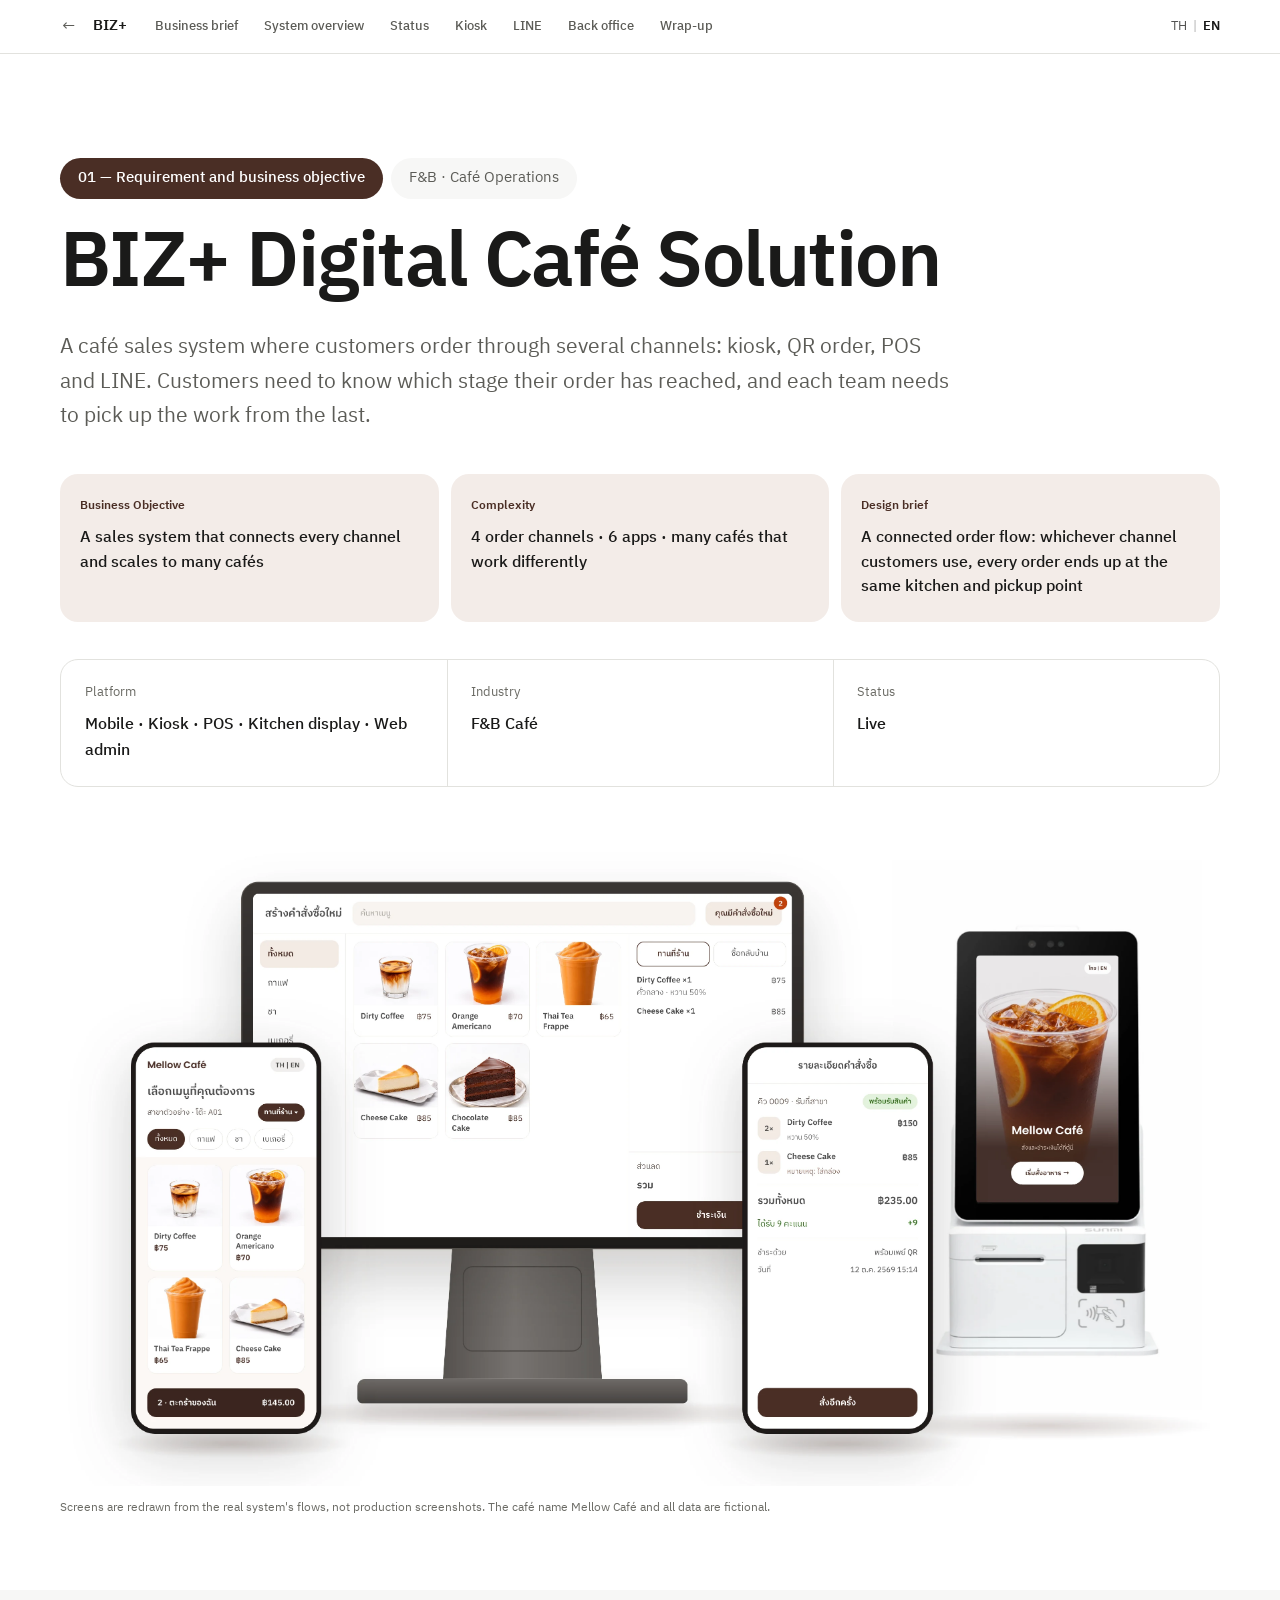
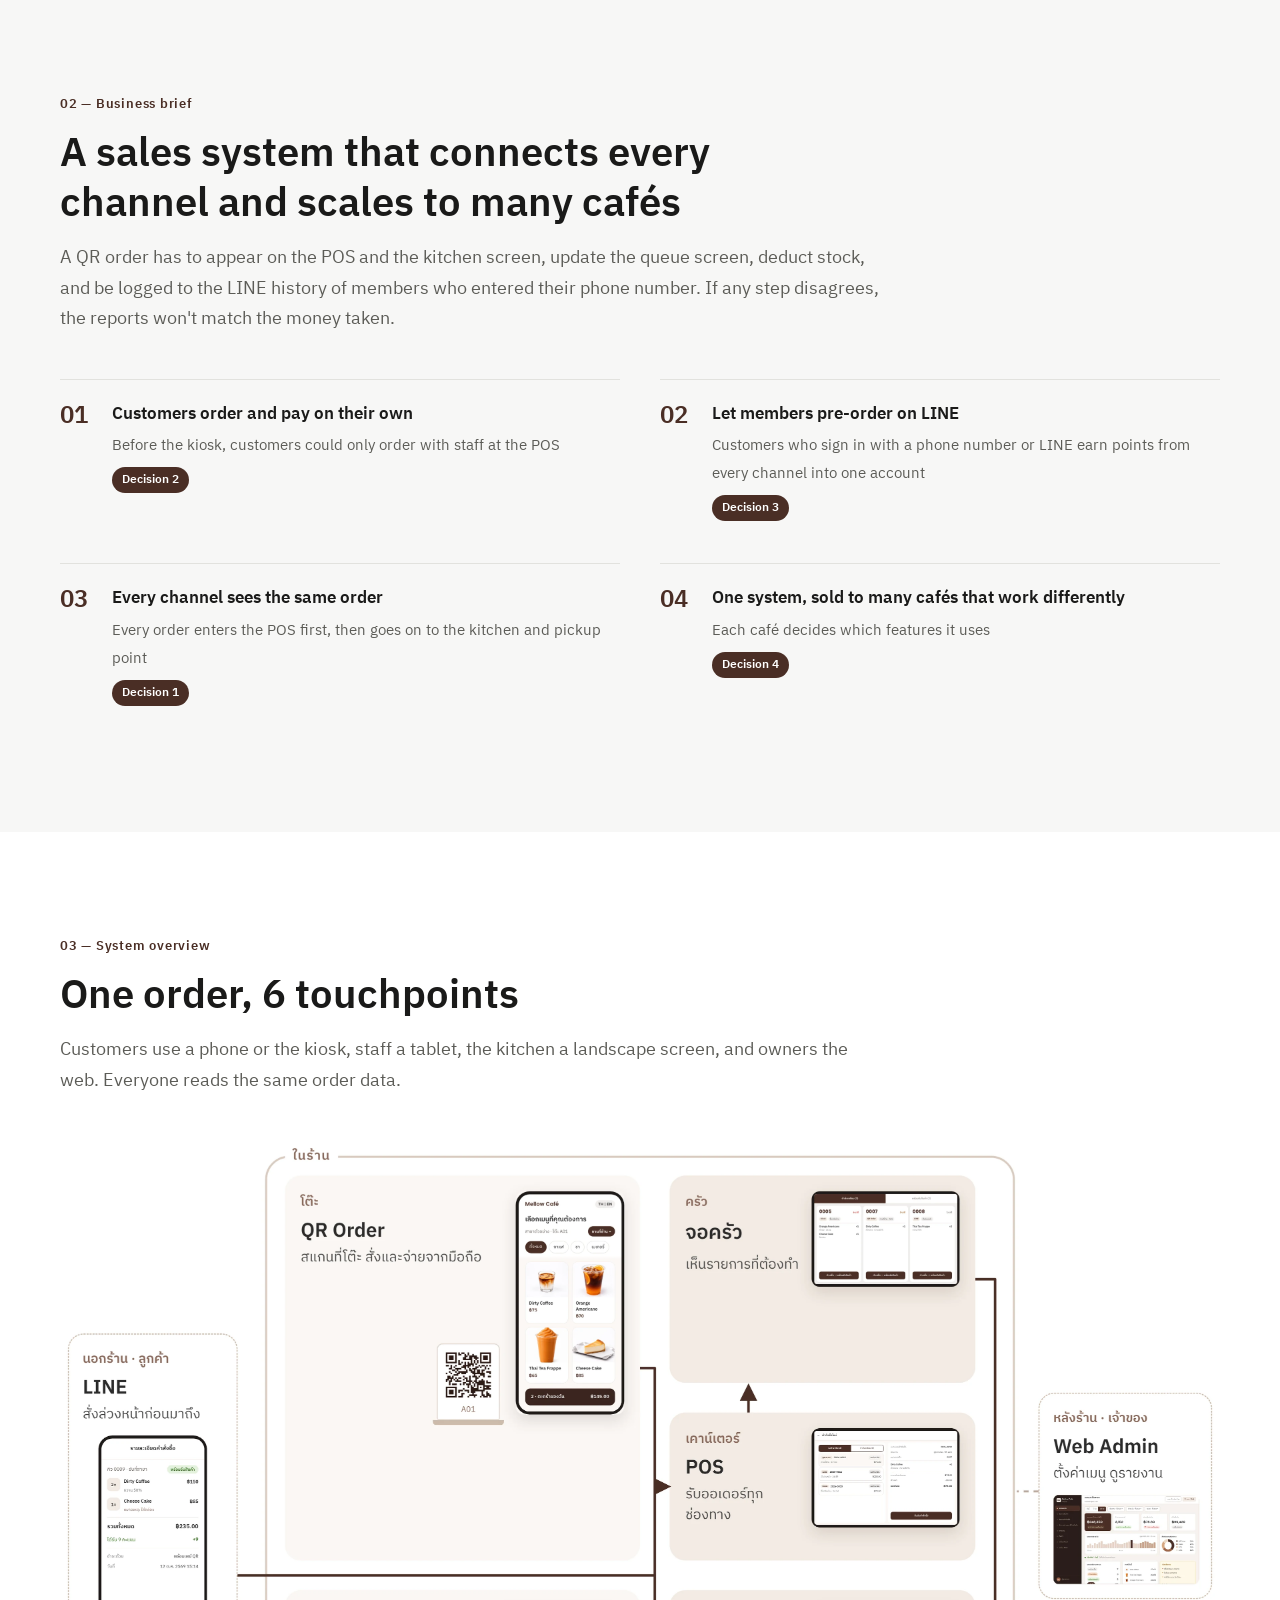
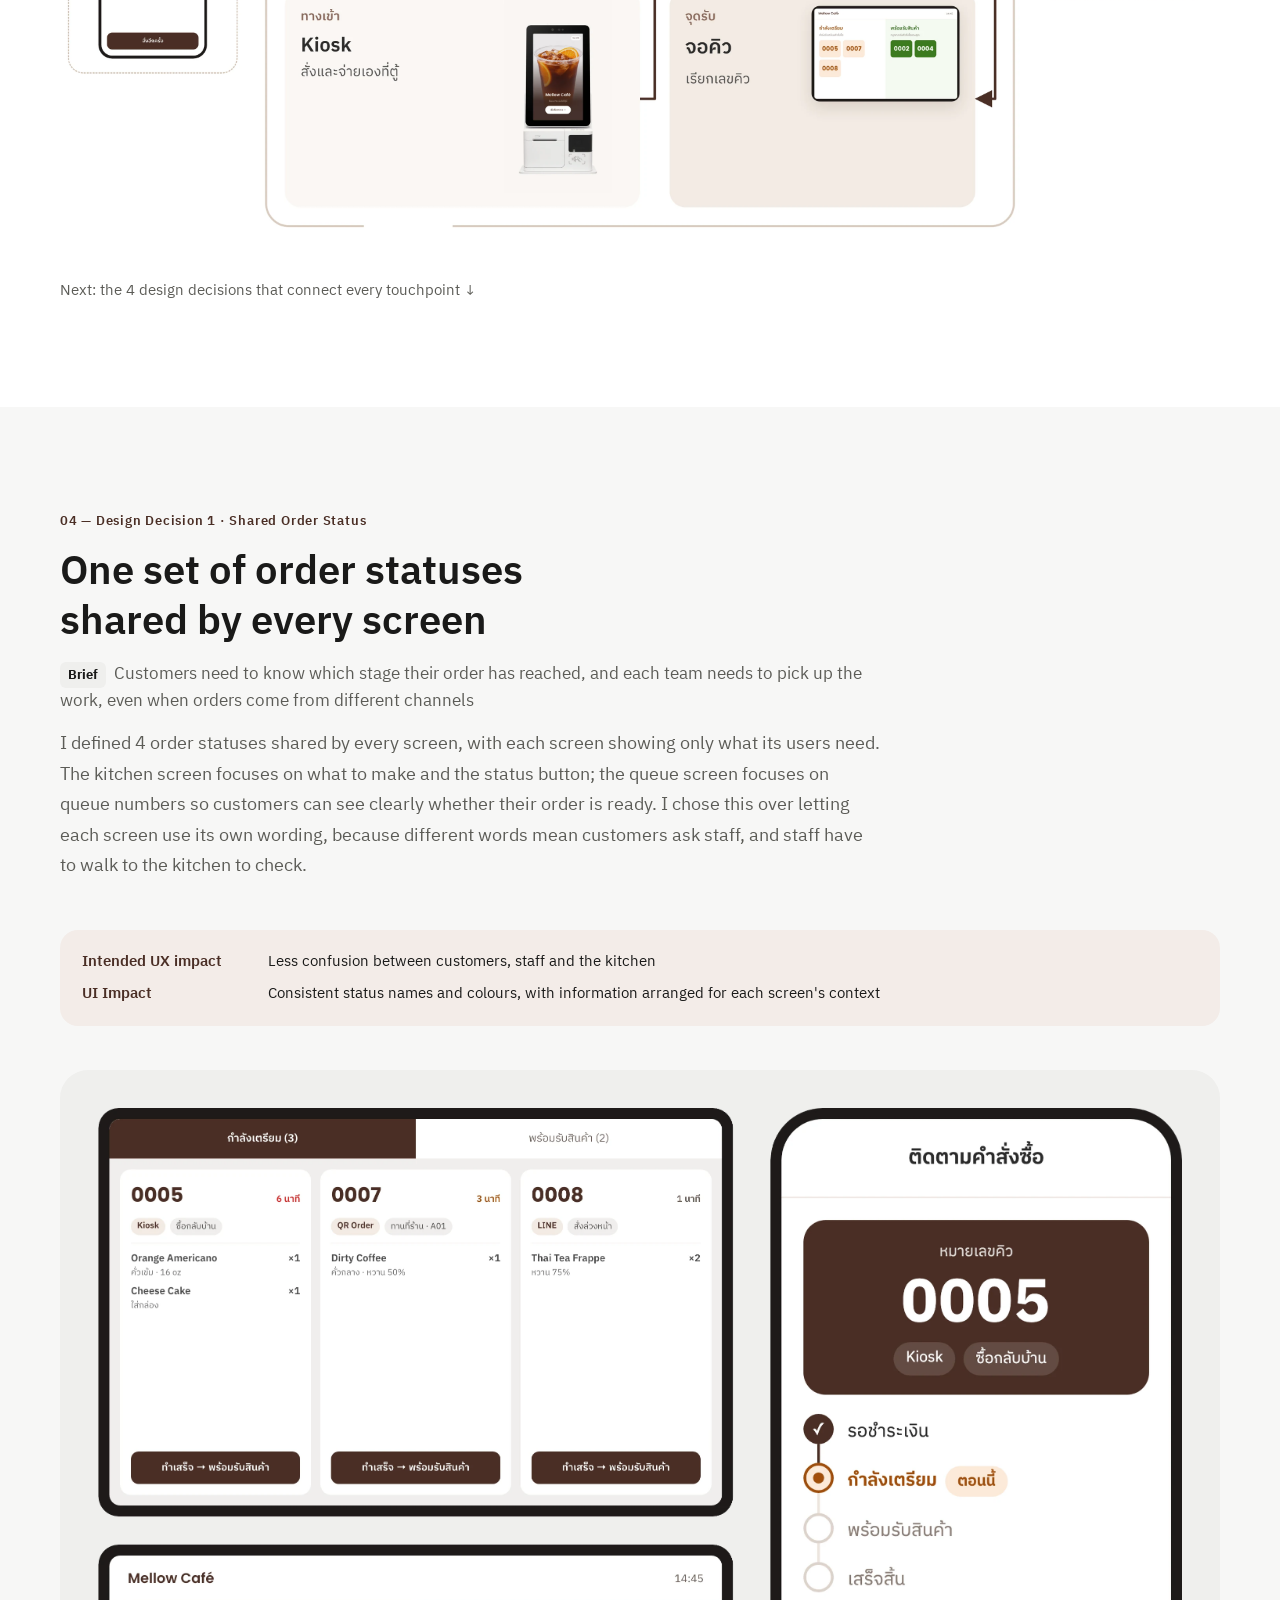
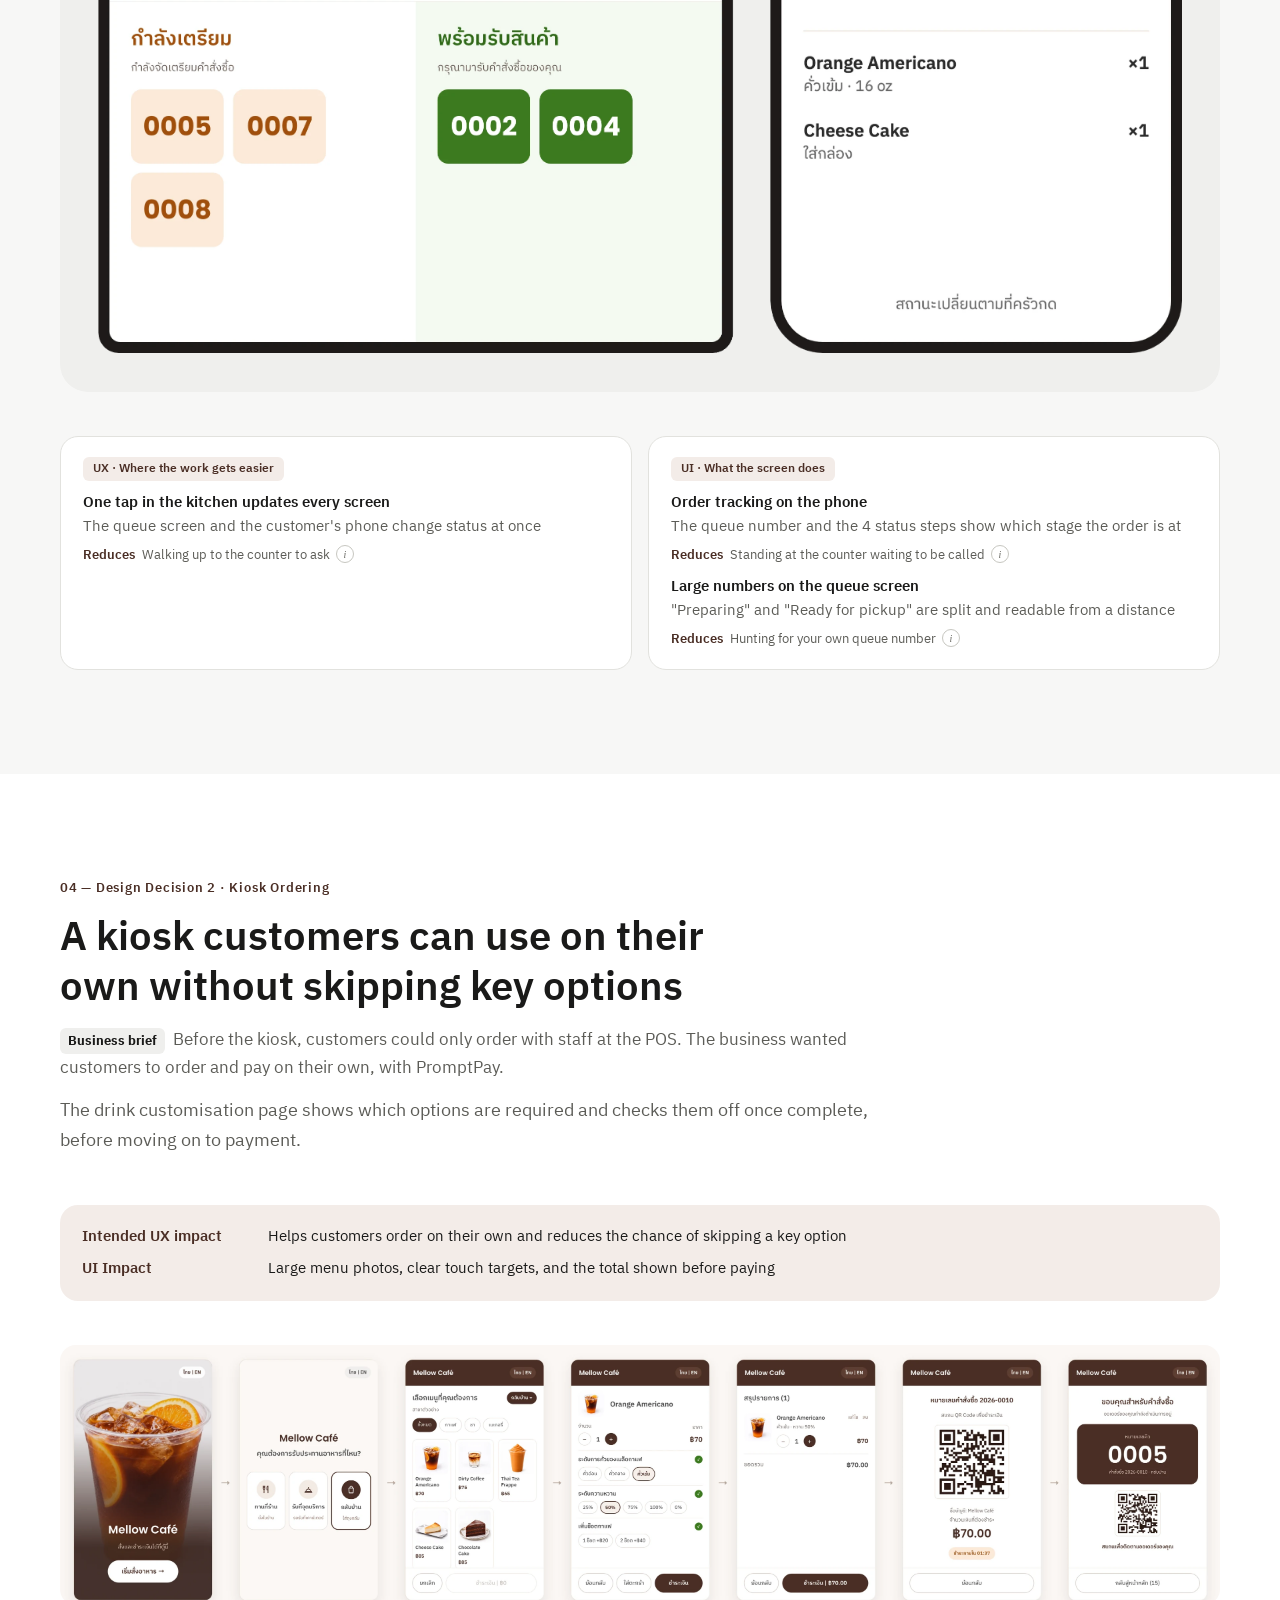
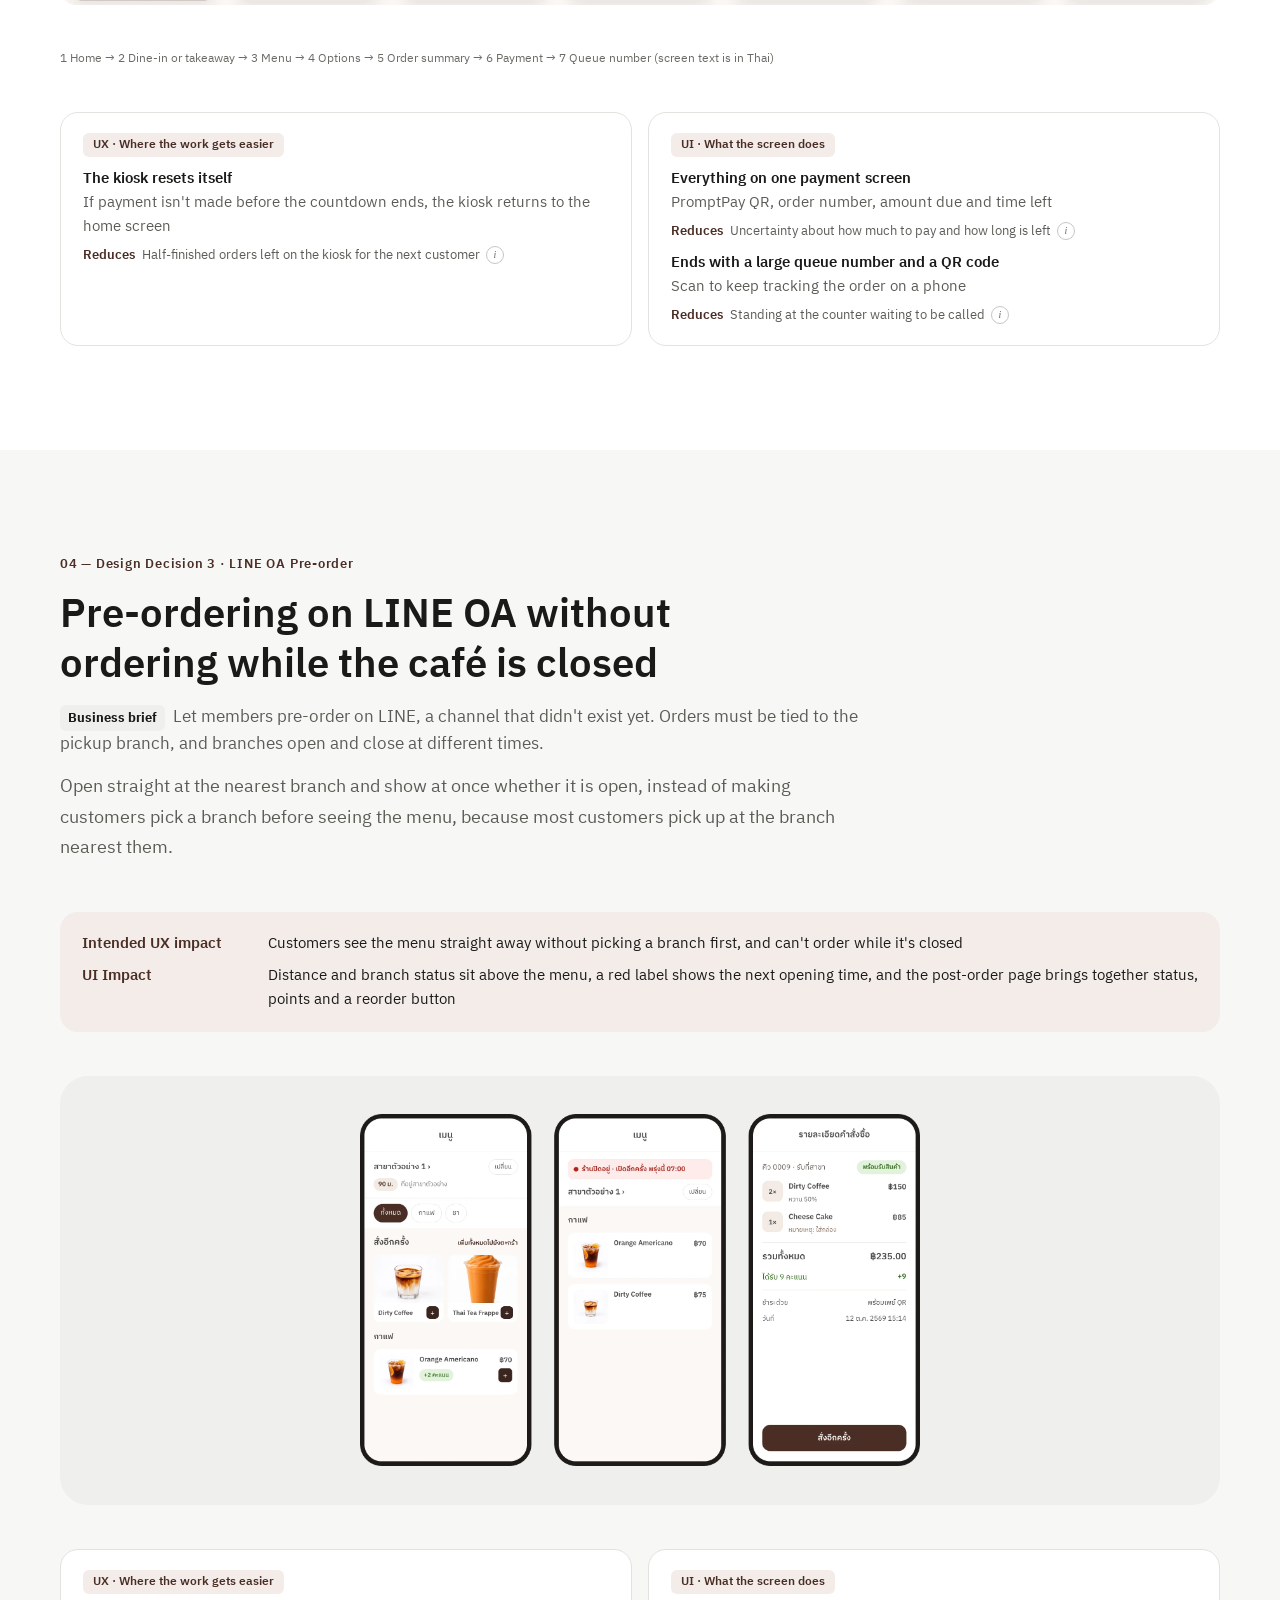
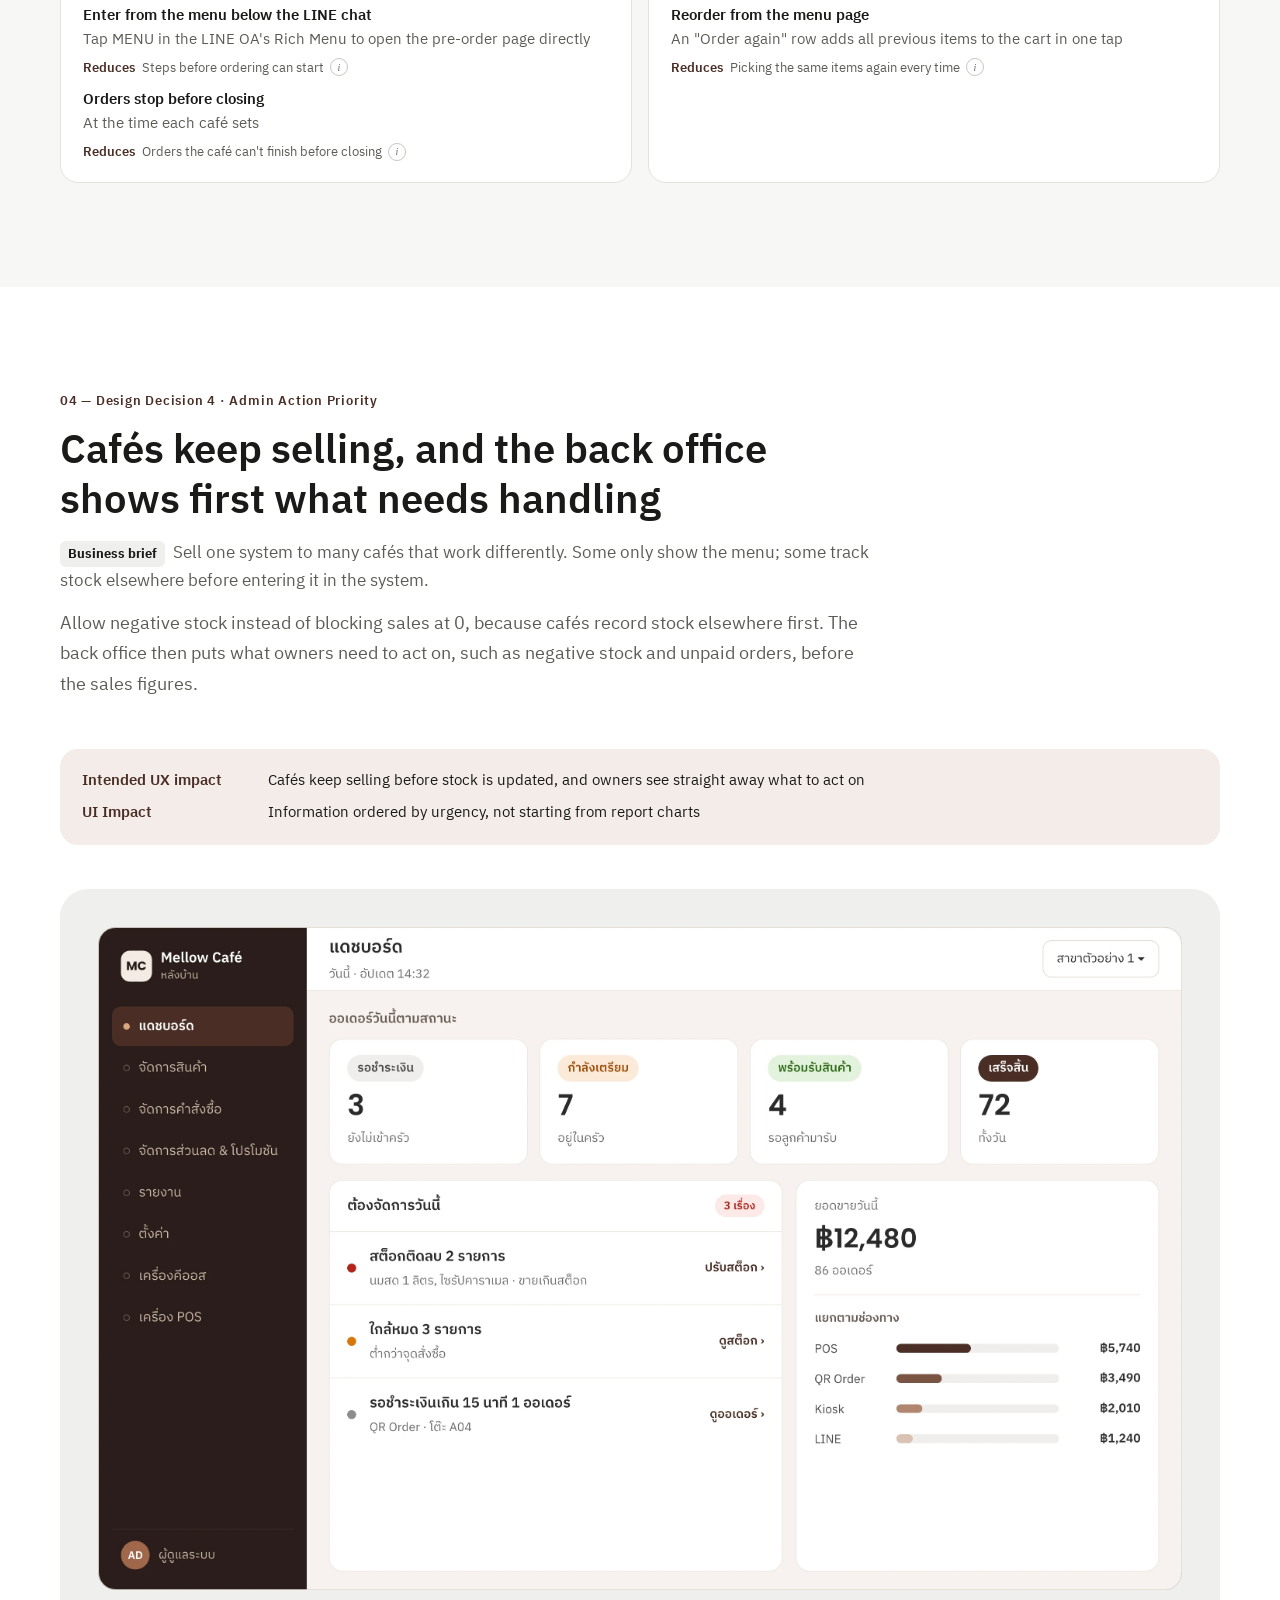
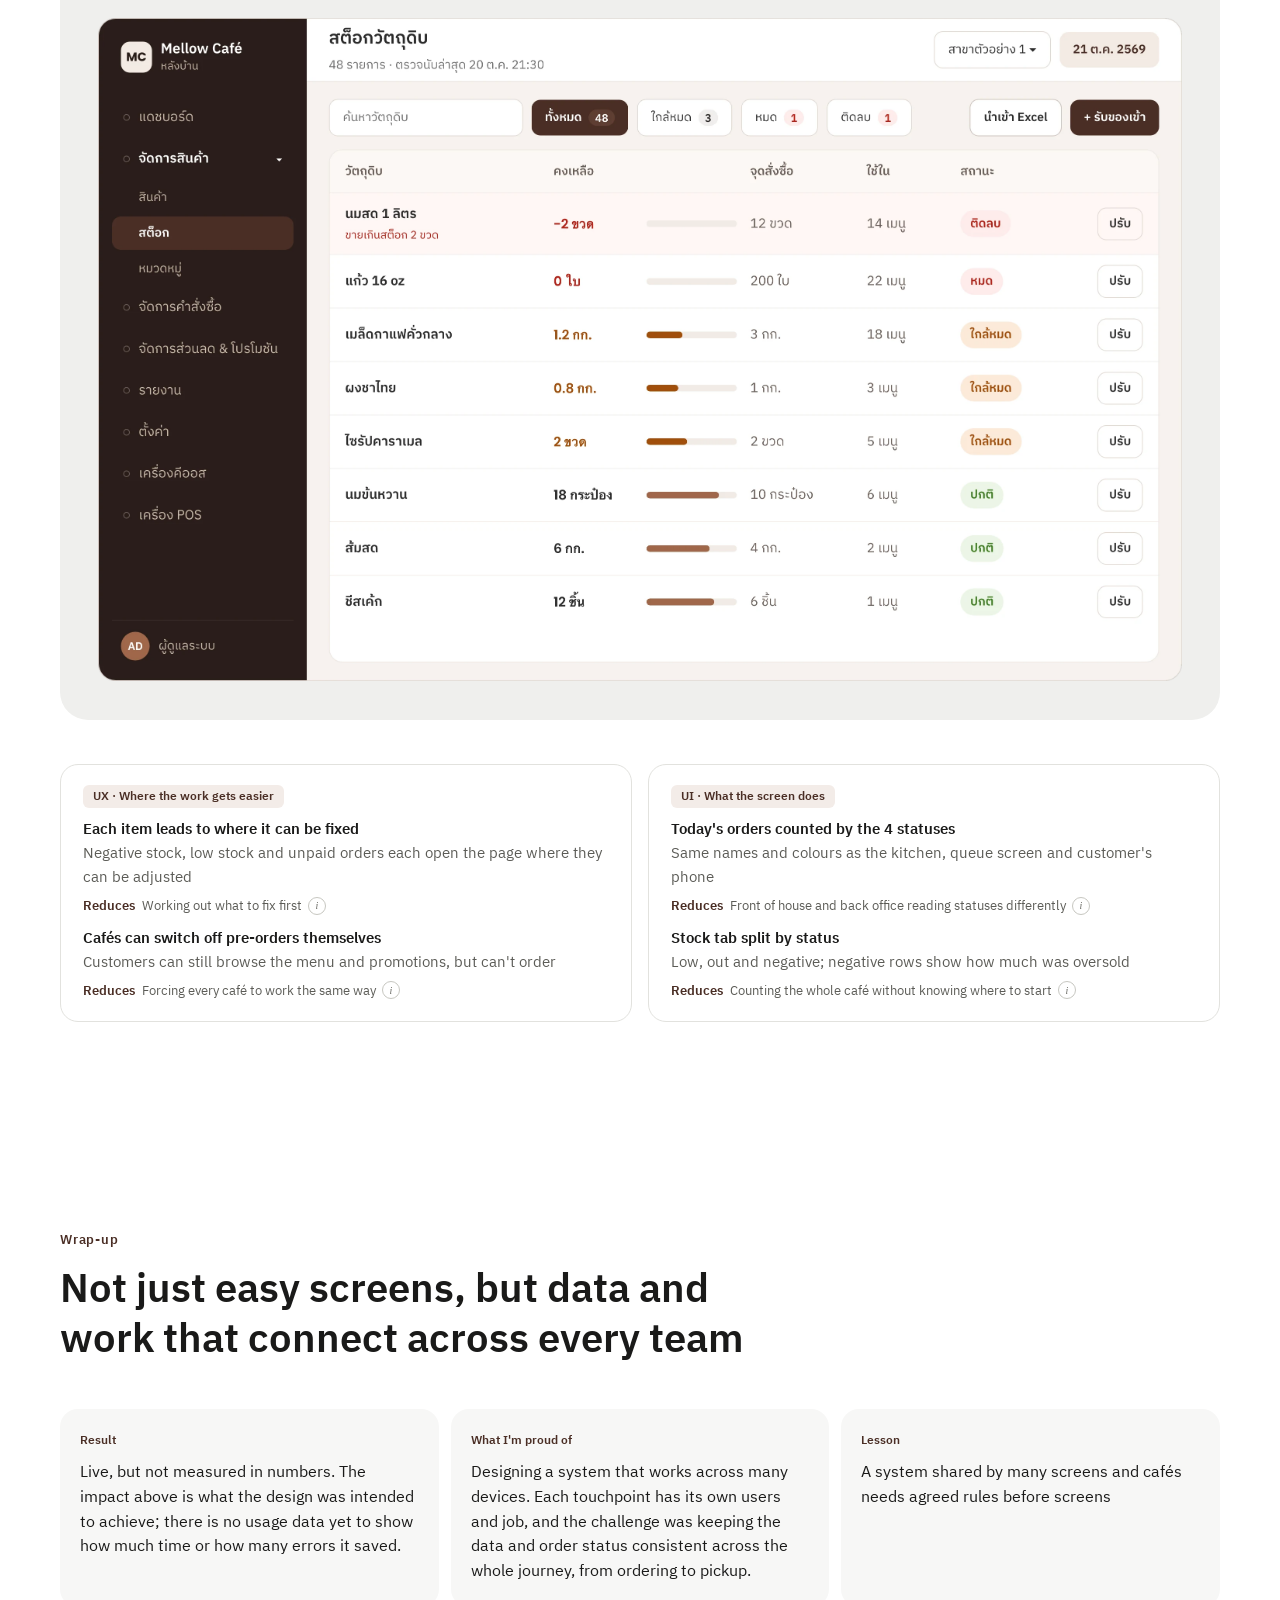
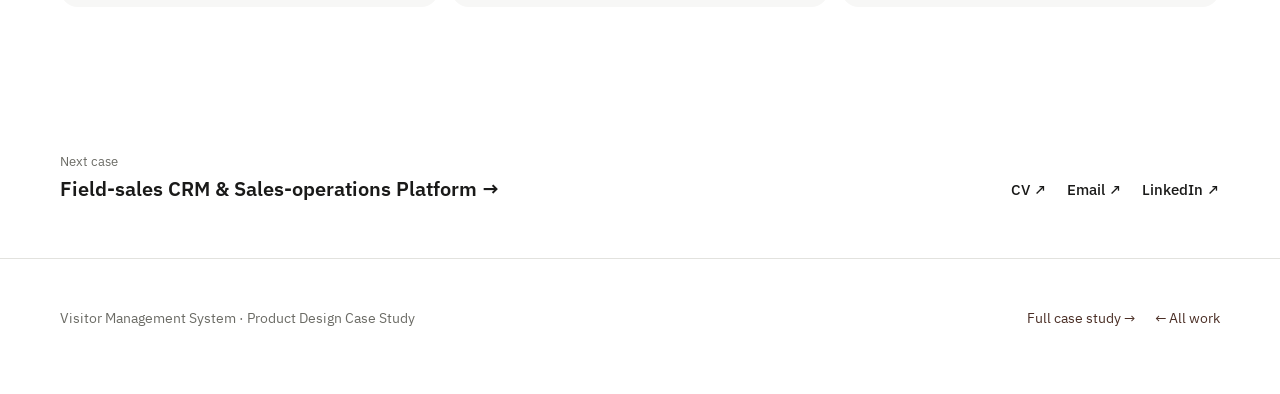
<file: bizplus.html>
<!doctype html>
<html lang="th" data-theme="light">
<head>
<meta charset="utf-8">
<meta name="viewport" content="width=device-width, initial-scale=1">
<title>BIZ+ Digital Café Solution — Case Study · Luksayaporn J.</title>
<meta name="description" content="One order across six café apps (table QR, kiosk, POS, kitchen, LINE and admin) with one shared status. Case study by Luksayaporn J.">
<meta property="og:type" content="website">
<meta property="og:title" content="BIZ+ Digital Café Solution — Case Study · Luksayaporn J.">
<meta property="og:description" content="One order across six café apps (table QR, kiosk, POS, kitchen, LINE and admin) with one shared status. Case study by Luksayaporn J.">
<meta property="og:url" content="https://luksayapornj-beep.github.io/bizplus.html">
<meta property="og:image" content="https://luksayapornj-beep.github.io/assets/og/og-card.jpg">
<meta name="twitter:card" content="summary_large_image">
<link rel="image_src" href="assets/og/og-card.jpg">
<link rel="icon" href="favicon.svg" type="image/svg+xml">
<link rel="preconnect" href="https://fonts.googleapis.com">
<link rel="preconnect" href="https://fonts.gstatic.com" crossorigin>
<link href="https://fonts.googleapis.com/css2?family=IBM+Plex+Sans+Thai:wght@400;500;600&family=IBM+Plex+Sans:wght@400;500;600&display=swap" rel="stylesheet">
<link rel="stylesheet" href="css/tokens.css">
<link rel="stylesheet" href="css/case-study.css">
<style>
  /* Case theme. Not in tokens.json yet. */
  :root {
    --case-accent: #4A2E25;
    --case-accent-strong: #4A2E25;
    --case-accent-soft: #F3ECE8;
    --case-on-accent: #FFFFFF;
    --case-alt: #6B55E0;
    --case-warn: #8A5A00;
    --case-warn-soft: #FDF3DD;
    --case-danger: #B42318;
    --case-danger-soft: #FDECEA;
    --case-device: #232628;
    --case-device-edge: #4A4F55;
  }
  @media (prefers-color-scheme: dark) {
    :root:not([data-theme="light"]) {
      --case-accent: #4FC19F;
      --case-accent-strong: #7AD4B8;
      --case-accent-soft: #15302A;
      --case-on-accent: #0B1A16;
      --case-alt: #A99BFF;
      --case-warn: #E3B25A;
      --case-warn-soft: #3A2E14;
      --case-danger: #F59A8F;
      --case-danger-soft: #3A1A17;
      --case-device: #2E3236;
    }
  }
  :root[data-theme="dark"] {
    --case-accent: #4FC19F;
    --case-accent-strong: #7AD4B8;
    --case-accent-soft: #15302A;
    --case-on-accent: #0B1A16;
    --case-alt: #A99BFF;
    --case-warn: #E3B25A;
    --case-warn-soft: #3A2E14;
    --case-danger: #F59A8F;
    --case-danger-soft: #3A1A17;
    --case-device: #2E3236;
  }

  /* Screens are drawn light, so they sit on a light stage in both themes */
  .shot { padding: clamp(16px, 3vw, 40px); border-radius: 28px; background: var(--color-bg-inset); }
  .shot img { width: 100%; border-radius: 12px; box-shadow: 0 1px 2px rgba(0,0,0,.06), 0 8px 24px rgba(0,0,0,.08); }
  .shot--pair { display: grid; grid-template-columns: minmax(0, 3fr) minmax(0, 1fr); gap: clamp(12px, 2.4vw, 32px); align-items: start; }
  .shot--pair .phone { border-radius: 20px; }
  .shot--narrow { max-width: 420px; margin: 0 auto; }
  .handheld { width: 100%; max-width: 220px; margin: 0 auto; box-shadow: none !important; }
  .hero-shot { display: grid; grid-template-columns: minmax(0, 3.2fr) minmax(0, 0.8fr); gap: clamp(12px, 2.4vw, 32px); align-items: end; }
  .hero-shot .handheld { box-shadow: none; max-width: none; }
  @media (max-width: 640px) {
    .shot--pair, .hero-shot { grid-template-columns: 1fr; }
    .shot--pair .phone { max-width: 260px; margin: 0 auto; }
    .hero-shot .handheld { display: none; }
  }

  /* Solution rows */
  .sol { display: flex; flex-direction: column; gap: 28px; padding-top: 48px; border-top: 1px solid var(--color-border); }
  .sol__head { display: grid; grid-template-columns: repeat(auto-fit, minmax(min(100%, 340px), 1fr)); gap: 20px 64px; align-items: start; }
  .sol__head .h3 { margin-top: 8px; }
  .why-not { font-size: var(--font-size-sm); line-height: 1.6; color: var(--color-text-faint); }
  .why-not b { color: var(--color-text-muted); font-weight: var(--font-weight-semibold); }

  /* S02: long phone screen that scrolls inside a frame */
  .scroller { display: grid; grid-template-columns: minmax(0, 300px) minmax(0, 1fr); gap: clamp(20px, 4vw, 56px); align-items: center; }
  .phone-scroll { position: relative; border-radius: 22px; overflow: hidden; background: #FFFFFF; box-shadow: 0 1px 2px rgba(0,0,0,.06), 0 8px 24px rgba(0,0,0,.08); }
  .phone-scroll__body { height: 520px; overflow-y: auto; overscroll-behavior: contain; }
  .phone-scroll__body img, .phone-scroll__bar { border-radius: 0 !important; box-shadow: none !important; }
  .phone-scroll__bar { position: absolute; left: 0; right: 0; bottom: 0; }
  .phone-scroll__body::after { content: ""; display: block; height: 70px; }
  .callouts { display: flex; flex-direction: column; gap: 12px; }
  .callouts > div { display: flex; flex-direction: column; gap: 4px; padding: 16px 18px; border-radius: 14px; background: var(--color-bg); }
  .callouts b { font-size: 15px; color: var(--color-text); font-weight: var(--font-weight-semibold); }
  .callouts span { font-size: var(--font-size-sm); line-height: 1.55; }
  @media (max-width: 720px) { .scroller { grid-template-columns: 1fr; } .phone-scroll { max-width: 300px; margin: 0 auto; width: 100%; } }

  /* Numbered step figures */
  .flow-figs { display: grid; grid-template-columns: repeat(4, minmax(0, 1fr)); gap: clamp(12px, 2vw, 24px); align-items: start; }
  .flow-figs figure { display: flex; flex-direction: column; gap: 12px; }
  .flow-figs figcaption, .pair-figs figcaption { display: flex; gap: 8px; align-items: baseline; font-size: var(--font-size-sm); line-height: 1.5; color: var(--color-text); }
  .flow-figs figcaption b { flex: none; width: 22px; height: 22px; border-radius: 50%; background: var(--case-accent); color: var(--case-on-accent); font-size: 12px; display: grid; place-items: center; }
  @media (max-width: 900px) { .flow-figs { grid-template-columns: repeat(2, minmax(0, 1fr)); } }
  .pair-figs { display: grid; grid-template-columns: repeat(2, minmax(0, 300px)); justify-content: center; gap: clamp(16px, 4vw, 64px); }
  .pair-figs figure { display: flex; flex-direction: column; gap: 12px; }
  .pair-figs figcaption { flex-direction: column; gap: 2px; }
  .pair-figs figcaption b { color: var(--case-accent); font-weight: var(--font-weight-semibold); }
  @media (max-width: 560px) { .pair-figs { grid-template-columns: 1fr; } }

  /* Decision cards */
  .decisions { display: grid; grid-template-columns: repeat(auto-fit, minmax(min(100%, 420px), 1fr)); gap: 16px; }
  .decision-card { display: flex; flex-direction: column; gap: 6px; padding: 20px 22px; border-radius: 18px; border: 1px solid var(--case-accent); background: var(--color-bg); }
  .decision-card__title { font-size: 17px; font-weight: var(--font-weight-semibold); color: var(--color-text); line-height: 1.45; }
  .decision-card .decision { padding: 0; background: none; }
  .decision-card .decision > div { grid-template-columns: 64px minmax(0, 1fr); }
  .decision-card__media { display: grid; grid-template-columns: minmax(0, 1fr) 72px; gap: 16px; align-items: start; }
  .decision-card__media img { border-radius: 8px; margin-top: 10px; }

  /* Users list */
  .needs { display: flex; flex-direction: column; }
  .needs li { display: grid; grid-template-columns: 40px minmax(0, 1fr); gap: 4px 12px; padding: 22px 0; border-top: 1px solid var(--color-border); }
  .needs .no { font-size: 24px; font-weight: var(--font-weight-semibold); color: var(--case-accent); line-height: 1.2; }
  .needs .t { display: block; font-size: 17px; font-weight: var(--font-weight-semibold); color: var(--color-text); line-height: 1.5; margin-bottom: 4px; }
  .needs .b { font-size: var(--font-size-sm); line-height: 1.6; }

  /* Problem cards */
  .problem-grid { display: grid; grid-template-columns: minmax(0, 1.4fr) minmax(0, 1fr); gap: 16px; }
  @media (max-width: 820px) { .problem-grid { grid-template-columns: 1fr; } }
  .problem-grid .card { padding: 26px 24px; gap: 18px; }
  .problem-grid .numbered { grid-template-columns: 1fr; gap: 16px; }
  .design-brief { padding: 26px 28px; border-radius: 20px; background: var(--case-accent-soft); display: flex; flex-direction: column; gap: 8px; }
  .design-brief p { font-size: clamp(19px, 2vw, 24px); line-height: 1.45; font-weight: var(--font-weight-semibold); color: var(--color-text); }

  /* Role → shared record */
  .roles { display: grid; grid-template-columns: repeat(5, minmax(0, 1fr)); gap: 12px; }
  .role { display: flex; flex-direction: column; gap: 14px; padding: 18px; border-radius: 16px; background: var(--color-bg); border: 1px solid var(--color-border); }
  .role--sub { border-style: dashed; }
  .role__name { font-size: 17px; font-weight: var(--font-weight-semibold); color: var(--color-text); }
  .role__dev { font-size: 12px; color: var(--color-text-faint); }
  .role__acts { display: flex; flex-wrap: wrap; gap: 6px; }
  .role__acts span { padding: 3px 10px; border-radius: var(--radius-full); background: var(--color-bg-subtle); font-size: 12px; color: var(--color-text); }
  .record { align-self: center; padding: 10px 20px; border-radius: var(--radius-full); background: var(--case-accent); color: var(--case-on-accent); font-size: var(--font-size-sm); font-weight: var(--font-weight-semibold); }
  .record-line { width: 1px; height: 28px; background: var(--case-accent); align-self: center; }
  @media (max-width: 960px) { .roles { grid-template-columns: repeat(2, minmax(0, 1fr)); } }
  @media (max-width: 480px) { .roles { grid-template-columns: 1fr; } }
  .devices { display: flex; flex-wrap: wrap; align-items: center; gap: 8px; font-size: var(--font-size-sm); }
  .devices .chip { padding: 6px 14px; border-radius: var(--radius-full); border: 1px solid var(--color-border-strong); color: var(--color-text); }
  .devices .chip--on { background: var(--case-accent); border-color: var(--case-accent); color: var(--case-on-accent); }

  /* Status chips (shared by transitions, lifecycle) */
  .st { display: inline-block; padding: 3px 10px; border-radius: 8px; font-size: 13px; font-weight: var(--font-weight-semibold); line-height: 1.5; white-space: nowrap; background: var(--color-bg-subtle); color: var(--color-text-muted); }
  .st--wait { background: var(--case-warn-soft); color: var(--case-warn); }
  .st--due { border: 1px dashed var(--color-border-strong); background: transparent; }
  .st--in { background: var(--case-accent); color: var(--case-on-accent); }
  .st--met { border: 1.5px solid var(--case-accent); background: transparent; color: var(--case-accent); }
  .st--end { border: 1.5px solid var(--color-text-muted); background: transparent; color: var(--color-text); }
  .st--out { background: var(--color-border-strong); color: var(--color-text); }
  .st--no { background: var(--case-danger-soft); color: var(--case-danger); }

  /* State transition table */
  .tx { display: flex; flex-direction: column; gap: 8px; }
  .tx__row { display: grid; grid-template-columns: 40px 120px minmax(0, 1.6fr) 24px 130px minmax(0, 1.4fr); gap: 12px; align-items: center; padding: 16px 18px; border-radius: 14px; background: var(--color-bg); }
  .tx__head { background: none; padding-block: 0; font-size: 12px; color: var(--color-text-faint); }
  .tx__id { font-size: 13px; font-weight: var(--font-weight-semibold); color: var(--color-text-faint); }
  .tx__act { display: flex; flex-direction: column; gap: 2px; padding: 10px 14px; border-radius: 10px; background: var(--color-bg-subtle); }
  .tx__who { font-size: 11px; font-weight: var(--font-weight-semibold); letter-spacing: 0.06em; color: var(--color-text-faint); }
  .tx__what { font-size: 15px; font-weight: var(--font-weight-semibold); color: var(--color-text); line-height: 1.45; }
  .tx__arrow { color: var(--color-text-faint); text-align: center; }
  .tx__sys { font-size: var(--font-size-sm); line-height: 1.55; }
  .tx__checks { grid-column: 1 / -1; display: flex; flex-direction: column; gap: 10px; margin-top: 4px; padding-top: 14px; border-top: 1px dashed var(--color-border); }
  .tx__checks > span { font-size: 12px; color: var(--color-text-faint); }
  .tx__checks > div { display: grid; grid-template-columns: repeat(3, minmax(0, 1fr)); gap: 10px; }
  .tx__check { display: flex; flex-direction: column; gap: 4px; padding: 12px 14px; border-radius: 10px; background: var(--color-bg-subtle); font-size: 13px; line-height: 1.5; }
  .tx__check b { display: flex; justify-content: space-between; gap: 8px; color: var(--case-accent); font-weight: var(--font-weight-semibold); }
  .tx__check b small { color: var(--color-text-faint); font-weight: var(--font-weight-regular); }
  @media (max-width: 900px) {
    .tx__head { display: none; }
    .tx__row { grid-template-columns: 40px auto 24px auto; }
    .tx__act, .tx__sys { grid-column: 2 / -1; }
    .tx__act { order: -1; grid-column: 1 / -1; }
    .tx__checks > div { grid-template-columns: 1fr; }
  }
  .rules { display: grid; grid-template-columns: repeat(3, minmax(0, 1fr)); gap: 12px; }
  .rules > div { display: flex; flex-direction: column; gap: 6px; padding: 20px; border-radius: 16px; background: var(--case-accent-soft); }
  .rules b { color: var(--color-text); font-weight: var(--font-weight-semibold); }
  .rules span { font-size: var(--font-size-sm); line-height: 1.6; }
  @media (max-width: 820px) { .rules { grid-template-columns: 1fr; } }

  /* S05 lifecycle strip */
  .life { display: grid; grid-template-columns: repeat(6, minmax(0, 1fr)); gap: 8px; }
  .life > div { display: flex; flex-direction: column; gap: 8px; padding: 14px; border-radius: 14px; background: var(--color-bg); border: 1px solid var(--color-border); }
  .life .life--floor { background: var(--color-bg-subtle); border-style: dashed; }
  .life small { font-size: 11px; color: var(--color-text-faint); }
  .life p { font-size: 13px; line-height: 1.5; }
  .life .st { align-self: flex-start; }
  @media (max-width: 900px) { .life { grid-template-columns: repeat(3, minmax(0, 1fr)); } }
  @media (max-width: 520px) { .life { grid-template-columns: repeat(2, minmax(0, 1fr)); } }

  /* Edge case table */
  .edge-table { display: flex; flex-direction: column; border-radius: 20px; background: var(--color-bg); overflow: hidden; }
  .edge-row { display: grid; grid-template-columns: minmax(0, 1.1fr) minmax(0, 1.2fr) minmax(0, 1.8fr) 96px; gap: 16px 28px; padding: 24px 26px; align-items: start; }
  .edge-row + .edge-row { border-top: 1px solid var(--color-border); }
  .edge-row--head { padding-block: 16px; font-size: 12px; color: var(--color-text-faint); background: var(--color-bg-subtle); }
  .edge-row h3 { display: flex; gap: 12px; font-size: 17px; line-height: 1.45; }
  .edge-row h3 span { color: var(--case-accent); }
  .edge-row p { font-size: var(--font-size-sm); line-height: 1.6; }
  .edge-row .resp { display: flex; flex-direction: column; gap: 6px; font-size: 15px; line-height: 1.6; color: var(--color-text); }
  .edge-row img { width: 96px; }
  @media (max-width: 820px) {
    .edge-row { grid-template-columns: minmax(0, 1fr) 80px; }
    .edge-row--head { display: none; }
    .edge-row > *:not(img) { grid-column: 1; }
    .edge-row img { grid-column: 2; grid-row: 1 / span 3; width: 80px; }
  }

  .note-pill { align-self: flex-start; padding: 4px 12px; border-radius: var(--radius-full); background: var(--case-accent-soft); color: var(--case-accent); font-size: 13px; font-weight: var(--font-weight-semibold); }

  /* Story layout: problem tags, UX/UI labels, collapsible detail */
  .fixes { display:flex; flex-wrap:wrap; gap:6px; align-items:center; }
  .fix { padding:3px 10px; border-radius:var(--radius-full); background:var(--case-accent); color:var(--case-on-accent); font-size:12px; font-weight:var(--font-weight-semibold); }
  .who { padding:3px 10px; border-radius:var(--radius-full); border:1px solid var(--color-border-strong); font-size:12px; color:var(--color-text); }
  /* Pins on screens <-> UI list */
  .pinned { position:relative; }
  .pinned > img { display:block; }
  .pinmark { position:absolute; transform:translate(-50%,-50%); display:grid; place-items:center; width:26px; height:26px; border-radius:50%; background:var(--case-accent); color:#fff; font-size:13px; font-weight:700; line-height:1; box-shadow:0 0 0 3px #fff, 0 2px 8px rgba(0,0,0,.25); cursor:pointer; transition:transform .15s, box-shadow .15s; z-index:2; }
  .pinmark.is-hot { transform:translate(-50%,-50%) scale(1.25); box-shadow:0 0 0 3px #fff, 0 0 0 7px color-mix(in srgb, var(--case-accent) 35%, transparent), 0 2px 8px rgba(0,0,0,.25); }
  .pinno { display:inline-grid; place-items:center; width:20px; height:20px; margin-right:8px; border-radius:50%; background:var(--case-accent); color:#fff; font-size:11px; font-weight:700; vertical-align:2px; }
  .lens li[data-pin] { margin:0 -10px; padding:6px 10px; border-radius:12px; transition:background .15s; }
  .lens li[data-pin].is-hot { background:var(--case-accent-soft); }
  @media (max-width: 720px) { .pinmark { width:22px; height:22px; font-size:11px; } }
  .main-screen .pinned { width:100%; max-width:240px; margin:0 auto; }
  .main-screen .pinned .handheld { max-width:none; }
  .phone-scroll__bar img { display:block; width:100%; border-radius:0 !important; box-shadow:none !important; }
  .lens { display:grid; grid-template-columns:repeat(auto-fit,minmax(min(100%,300px),1fr)); gap:16px; }
  .lens > div { display:flex; flex-direction:column; gap:10px; padding:20px 22px; border-radius:18px; background:var(--color-bg); border:1px solid var(--color-border); }
  .lens__tag { align-self:flex-start; padding:2px 10px; border-radius:6px; font-size:12px; font-weight:var(--font-weight-semibold); background:var(--case-accent-soft); color:var(--case-accent-strong); }
  .lens ul { display:flex; flex-direction:column; gap:10px; }
  .lens li { font-size:var(--font-size-sm); line-height:1.6; }
  .lens li b { display:block; color:var(--color-text); font-weight:var(--font-weight-semibold); }
  .main-screen { display:grid; grid-template-columns:minmax(0,1fr) minmax(0,1fr); gap:clamp(12px,3vw,40px); align-items:start; }
  .main-screen .handheld { max-width:240px; }
  @media (max-width:640px){ .main-screen { grid-template-columns:1fr; } }
  .story-note { font-size:var(--font-size-sm); color:var(--color-text-faint); }
  details.more { border-top:1px solid var(--color-border); }
  details.more > summary { cursor:pointer; list-style:none; display:flex; align-items:center; gap:16px; padding:22px 0; font-size:clamp(19px,2vw,22px); font-weight:var(--font-weight-semibold); color:var(--color-text); }
  details.more > summary::-webkit-details-marker { display:none; }
  details.more > summary::after { content:"+"; font-size:24px; color:var(--case-accent); }
  details.more[open] > summary::after { content:"−"; }
  details.more > summary span { margin-left:auto; font-size:var(--font-size-sm); font-weight:400; color:var(--color-text-faint); }
  details.more .cs-section { padding:8px 0 48px; }
  details.more .cs-wrap { max-width:none; }


  .before { font-size:var(--font-size-base); line-height:1.6; }
  .before b { margin-right:8px; padding:2px 8px; border-radius:6px; background:var(--color-bg-inset); color:var(--color-text); font-size:13px; }
  .say { display:flex; flex-direction:column; gap:4px; padding:18px 22px; border-left:3px solid var(--case-accent); font-size:clamp(17px,1.8vw,19px); line-height:1.6; color:var(--color-text); }
  .say span { font-size:12px; font-weight:var(--font-weight-semibold); color:var(--case-accent); }
  .impact { margin-top:4px; display:flex; flex-direction:column; gap:8px; padding:20px 22px; border-radius:18px; background:var(--case-accent-soft); }
  .impact p { font-size:var(--font-size-sm); line-height:1.6; color:var(--color-text); }
  .impact p { display:grid; grid-template-columns:minmax(0,170px) minmax(0,1fr); gap:4px 16px; margin:0; }
  @media (max-width:560px){ .impact p { grid-template-columns:1fr; } }
  .impact p b { display:block; font-weight:var(--font-weight-semibold); color:var(--case-accent-strong); }

  .shot img.flat { box-shadow:none; border-radius:0; }
  .ticks { margin:0; padding-left:18px; display:flex; flex-direction:column; gap:6px; font-size:15px; line-height:1.6; }
  .hero-shot { display:block; width:100%; height:auto; }
  .kflow { overflow-x:auto; border-radius:16px; background:var(--color-bg); -webkit-overflow-scrolling:touch; }
  .kflow img { display:block; width:100%; min-width:880px; height:auto; }
  .reduce { display:block; margin-top:6px; font-size:13px; line-height:1.55; color:var(--color-text-muted, inherit); }
  .reduce b { display:inline !important; margin-right:4px; color:var(--case-accent-strong) !important; }
  .tipbtn { all:unset; cursor:pointer; display:inline-grid; place-items:center; width:16px; height:16px; margin-left:6px; border-radius:50%; border:1px solid var(--color-border-strong); font-size:10px; font-style:italic; font-family:Georgia,serif; color:var(--color-text-faint); vertical-align:1px; }
  .tipbtn:hover, .tipbtn[aria-expanded="true"] { border-color:var(--case-accent); color:#fff; background:var(--case-accent); }
  .tipbtn:focus-visible { outline:2px solid var(--case-accent); outline-offset:2px; }
  .theory { margin-top:6px; padding:8px 12px; border-radius:10px; background:var(--color-bg-subtle); font-size:13px; line-height:1.6; }
  .theory b { display:inline !important; color:var(--case-accent-strong) !important; }
  .lens__note { font-size:12px; color:var(--color-text-faint); }

  .flow { display:flex; flex-direction:column; gap:16px; }
  .flow__steps { display:grid; grid-template-columns:repeat(7,minmax(0,1fr)); gap:8px; counter-reset:none; }
  .flow__steps li { position:relative; display:flex; flex-direction:column; gap:4px; padding:14px 12px; border-radius:14px; background:var(--color-bg-subtle); border:1px solid var(--color-border); }
  .flow__steps li.on { background:var(--case-accent-soft); border-color:var(--case-accent); }
  .flow__no { font-size:12px; font-weight:var(--font-weight-semibold); color:var(--color-text-faint); }
  .flow__steps li.on .flow__no { color:var(--case-accent); }
  .flow__steps b { font-size:15px; line-height:1.35; color:var(--color-text); font-weight:var(--font-weight-semibold); }
  .flow__who { font-size:13px; color:var(--color-text-muted); }
  .flow__tag { align-self:flex-start; margin-top:4px; padding:2px 8px; border-radius:var(--radius-full); background:var(--case-accent); color:var(--case-on-accent); font-size:11px; font-weight:var(--font-weight-semibold); }
  @media (max-width:900px){ .flow__steps { grid-template-columns:repeat(4,minmax(0,1fr)); } }
  @media (max-width:520px){ .flow__steps { grid-template-columns:repeat(2,minmax(0,1fr)); } }
  .proud { display:flex; flex-direction:column; gap:8px; padding:24px 26px; border-radius:20px; background:var(--case-accent-soft); }
  .proud p { font-size:clamp(18px,2vw,22px); line-height:1.5; font-weight:var(--font-weight-semibold); color:var(--color-text); }

  .flowmap { display:grid; gap:8px; }
  .flowshot { all:unset; cursor:zoom-in; display:block; margin-top:8px; height:110px; border-radius:8px; overflow:hidden; background:#fff; border:1px solid var(--color-border); }
  .flowshot img { width:100%; height:100%; object-fit:cover; display:block; border-radius:0 !important; box-shadow:none !important; transition:transform .2s; }
  .flowshot:hover img { transform:scale(1.04); }
  .flowshot:focus-visible { outline:2px solid var(--case-accent); outline-offset:2px; }
  #journey .flow__steps b { min-height:2.7em; }
  .flow__do { font-size:12px; line-height:1.45; color:var(--color-text-muted); }
  .shotbox { border:0; padding:0; background:transparent; max-width:min(92vw,1100px); max-height:92vh; }
  .shotbox::backdrop { background:rgba(20,20,20,.72); }
  .shotbox img { display:block; max-width:100%; max-height:88vh; width:auto; margin:0 auto; border-radius:12px; }
  .shotbox p { margin-top:8px; text-align:center; color:#fff; font-size:13px; }

  .hands { display:grid; grid-template-columns:repeat(7,minmax(0,1fr)); gap:8px; }
  .hand { display:flex; flex-direction:column; gap:2px; padding:10px 12px; border-radius:12px; font-size:13px; line-height:1.45; color:var(--color-text); }
  .hand span { font-size:11px; font-weight:var(--font-weight-semibold); }
  .hand--before { background:var(--case-warn-soft); border-top:3px solid var(--case-warn); }
  .hand--before span { color:var(--case-warn); }
  .hand--after { background:var(--case-accent-soft); border-top:3px solid var(--case-accent); }
  .hand--after span { color:var(--case-accent-strong); }
  .step-at { display:inline-block; margin-bottom:4px; padding:1px 8px; border-radius:var(--radius-full); background:var(--case-warn-soft); color:var(--case-warn); font-size:12px; font-weight:var(--font-weight-semibold); }
  @media (max-width:900px){ .flow__steps, .hands { grid-template-columns:1fr; } .hand { grid-column:auto !important; } }

  .flow__steps li.on--before { border-color:var(--case-warn); background:var(--color-bg); }
  .flow__steps li.on--after { border-color:var(--case-accent); background:var(--color-bg); }
  .pin--rule em { color:var(--color-text-muted) !important; }
  .pin { display:flex; flex-direction:column; gap:2px; margin-top:8px; padding-top:8px; border-top:1px dashed var(--color-border-strong); font-size:12px; line-height:1.45; color:var(--color-text); }
  .pin em { font-style:normal; font-size:11px; font-weight:var(--font-weight-semibold); }
  .pin--before em { color:var(--case-warn); }
  .pin--after em { color:var(--case-accent-strong); }

  /* Problem chain: 01 -> 02 -> 03 */
  .chain { display:flex; flex-direction:column; gap:18px; padding:26px 28px; border-radius:20px; background:var(--case-accent-soft); }
  .chain__head { display:flex; flex-direction:column; gap:8px; }
  .chain__lead { font-size:clamp(19px,2vw,24px); line-height:1.45; font-weight:var(--font-weight-semibold); color:var(--color-text); }
  .chain__steps { display:grid; grid-template-columns:repeat(3,minmax(0,1fr)); gap:28px; }
  .chain__steps li { position:relative; display:flex; flex-direction:column; gap:6px; padding:18px 20px; border-radius:16px; background:var(--color-bg); }
  .chain__steps li + li::before { content:"→"; position:absolute; left:-21px; top:50%; transform:translateY(-50%); color:var(--case-accent); font-size:18px; font-weight:600; }
  .chain__steps .step-at { align-self:flex-start; margin:0; }
  .chain__p { font-size:13px; line-height:1.5; color:var(--color-text-faint); }
  .chain__steps b { font-size:16px; line-height:1.45; color:var(--color-text); font-weight:var(--font-weight-semibold); }
  .chain__d { font-size:var(--font-size-sm); line-height:1.6; }
  .chain__next { font-size:var(--font-size-sm); color:var(--color-text-muted); }
  .chain__goal { position:relative; display:flex; flex-direction:column; gap:6px; margin-top:8px; padding:20px 22px; border-radius:16px; background:var(--case-accent); color:var(--case-on-accent); }
  .chain__goal::before { content:"↓"; position:absolute; left:50%; top:-25px; transform:translateX(-50%); color:var(--case-accent); font-size:18px; font-weight:600; }
  .chain__goal .label { color:var(--case-on-accent); opacity:.85; }
  .chain__goal p { font-size:clamp(18px,2vw,22px); line-height:1.45; font-weight:var(--font-weight-semibold); color:var(--case-on-accent); }
  .chain__goal small { font-size:var(--font-size-sm); line-height:1.6; opacity:.9; }
  @media (max-width:820px){ .chain__steps { grid-template-columns:1fr; gap:26px; } .chain__steps li + li::before { content:"↓"; left:50%; top:-23px; transform:translateX(-50%); } }
.fs-shots{display:grid;grid-template-columns:repeat(auto-fit,minmax(min(100%,240px),1fr));gap:24px;max-width:760px;margin:0 auto}.fs-shots img{width:100%;height:auto;border-radius:18px;background:#111}
.shot img[src*="narrative/line"],.shot img[src*="narrative/qr"],.shot img[src*="narrative/kiosk"]{max-width:560px;margin:0 auto;display:block}
</style>
</head>
<body>

<nav class="cs-nav" aria-label="Sections">
  <div class="cs-nav__inner">
    <a href="index.html" aria-label="ผลงานทั้งหมด" style="flex:none;font-size:16px;color:inherit;text-decoration:none;padding:4px 2px">←</a>
    <a class="cs-nav__title" href="#overview">BIZ+</a>
    <div class="cs-nav__links">
      <a href="#brief">โจทย์ธุรกิจ</a>
      <a href="#system">ภาพรวมระบบ</a>
      <a href="#story-1">สถานะ</a>
      <a href="#story-2">Kiosk</a>
      <a href="#story-3">LINE</a>
      <a href="#story-4">หลังบ้าน</a>
      <a href="#close">ปิดท้าย</a>
    </div>
    <span style="display:inline-flex;gap:6px;align-items:center;flex:none;font-size:13px;color:var(--color-text,#2B2B2B)" role="group" aria-label="ภาษา"><button type="button" data-lang="th" style="all:unset;cursor:pointer">TH</button><span style="opacity:.35">|</span><button type="button" data-lang="en" style="all:unset;cursor:pointer">EN</button></span>
  </div>
</nav>

<main>

<!-- Hero -->
<header id="overview" class="cs-section" style="padding-bottom:72px">
  <div class="cs-wrap" style="gap:40px">
    <div class="stack" style="gap:24px">
      <div class="pills"><span class="pill pill--solid">01 — Requirement และ Business Objective</span><span class="pill">F&amp;B · Café Operations</span></div>
      <h1>BIZ+ Digital Café Solution</h1>
      <p class="lead">ระบบขายสำหรับร้านกาแฟ ที่ลูกค้าสั่งได้หลายช่องทาง ทั้ง Kiosk, QR Order, POS และ LINE ลูกค้าต้องรู้ว่าออเดอร์ถึงขั้นไหน และพนักงานแต่ละฝ่ายต้องทำงานต่อกันได้</p>
    </div>
    <div class="stack">
      <div class="grid-3">
        <div class="card card--soft"><span class="label">Business Objective</span><span class="card__title">ระบบขายที่เชื่อมทุกช่องทาง และขยายรองรับหลายร้านค้า</span></div>
        <div class="card card--soft"><span class="label">ความซับซ้อน</span><span class="card__title">4 ช่องทางสั่ง · 6 แอป · หลายร้านที่ทำงานต่างกัน</span></div>
        <div class="card card--soft"><span class="label">โจทย์การออกแบบ</span><span class="card__title">Flow ของออเดอร์ที่เชื่อมกัน แม้สั่งคนละช่องทาง ออเดอร์ก็ต้องไปที่ครัวและจุดรับเหมือนกัน</span></div>
      </div>
      <dl class="meta">
        <div><dt>Platform</dt><dd>Mobile · Kiosk · POS · Kitchen display · Web admin</dd></div>
        <div><dt>Industry</dt><dd>F&amp;B Café</dd></div>
        <div><dt>Status</dt><dd>ขึ้นระบบแล้ว</dd></div>
      </dl>
    </div>
    <div class="stack stack--sm">
      <img class="hero-shot" src="assets/bizplus/narrative/hero.webp" alt="สั่งอาหารบน POS, QR ที่โต๊ะ, รายละเอียดออเดอร์ใน LINE และตู้ kiosk" width="3471" height="1919">
      <p class="fine">หน้าจอวาดใหม่จาก flow ของระบบจริง ไม่ใช่ภาพหน้าจอจากระบบ ชื่อร้าน Mellow Café และข้อมูลทั้งหมดเป็นข้อมูลสมมติ</p>
    </div>
  </div>
</header>

<!-- 02 Business brief -->
<section id="brief" class="cs-section cs-section--alt">
  <div class="cs-wrap">
    <div class="cs-intro"><span class="eyebrow">02 — โจทย์ธุรกิจ</span><h2>ระบบขายที่เชื่อมทุกช่องทาง และขยายรองรับหลายร้านค้า</h2>
      <p class="body-lg">ออเดอร์ที่สั่งผ่าน QR ต้องขึ้นที่ POS และจอครัว เปลี่ยนสถานะบนจอคิว ตัดสต็อก และบันทึกลงประวัติ LINE ของสมาชิกที่กรอกเบอร์ไว้ ถ้าจุดใดไม่ตรง ยอดในรายงานก็จะไม่ตรงกับเงินที่รับจริง</p></div>
    <ol class="needs" style="display:grid;grid-template-columns:repeat(auto-fit,minmax(min(100%,420px),1fr));gap:20px 40px">
      <li><span class="no">01</span><div><span class="t">ลูกค้าสั่งและจ่ายเองได้</span><span class="b">ก่อนมีตู้ ลูกค้าสั่งกับพนักงานที่ POS ได้ทางเดียว</span><span class="fixes" style="margin-top:8px"><span class="fix">Decision 2</span></span></div></li>
      <li><span class="no">02</span><div><span class="t">เปิดให้สมาชิกสั่งล่วงหน้าผ่าน LINE</span><span class="b">ลูกค้าที่ล็อกอินด้วยเบอร์โทรหรือ LINE จะได้แต้มจากทุกช่องทางเข้าบัญชีเดียวกัน</span><span class="fixes" style="margin-top:8px"><span class="fix">Decision 3</span></span></div></li>
      <li><span class="no">03</span><div><span class="t">ทุกช่องทางเห็นออเดอร์เดียวกัน</span><span class="b">ทุกออเดอร์เข้า POS ก่อน แล้วส่งต่อไปครัวและจุดรับสินค้า</span><span class="fixes" style="margin-top:8px"><span class="fix">Decision 1</span></span></div></li>
      <li><span class="no">04</span><div><span class="t">ระบบเดียวต้องขายให้หลายร้านที่ทำงานไม่เหมือนกัน</span><span class="b">แต่ละร้านกำหนดได้ว่าใช้ฟีเจอร์ไหน</span><span class="fixes" style="margin-top:8px"><span class="fix">Decision 4</span></span></div></li>
    </ol>
  </div>
</section>

<!-- 03 System -->
<section id="system" class="cs-section">
  <div class="cs-wrap">
    <div class="cs-intro">
      <span class="eyebrow">03 — ภาพรวมระบบ</span>
      <h2>ออเดอร์หนึ่งใบ ผ่าน 6 touchpoint</h2>
      <p class="body-lg">ลูกค้าใช้มือถือหรือตู้ พนักงานใช้แท็บเล็ต ครัวใช้จอแนวนอน เจ้าของร้านใช้เว็บ ทุกคนอ่านออเดอร์ชุดเดียวกัน</p>
    </div>
    <div class="kflow"><img src="assets/bizplus/narrative/system.webp" alt="แผนผังระบบ: LINE นอกร้าน, QR ที่โต๊ะและ Kiosk เข้า POS แล้วต่อไปจอครัวและจอคิว ส่วน Web Admin อยู่หลังร้าน" width="3480" height="2083" loading="lazy"></div>
    <p class="chain__next">ต่อไปคือ 4 Design Decisions ที่ทำให้ทุกจุดเชื่อมกัน ↓</p>
  </div>
</section>

<!-- story-1 -->
<section id="story-1" class="cs-section cs-section--alt">
  <div class="cs-wrap">
    <div class="cs-intro">
      <span class="eyebrow">04 — Design Decision 1 · Shared Order Status</span>
      <h2>สถานะออเดอร์ชุดเดียว ที่ทุกจอใช้ร่วมกัน</h2>
      <p class="before"><b>โจทย์</b>ลูกค้าต้องรู้ว่าออเดอร์ของตัวเองถึงขั้นตอนไหน และพนักงานแต่ละฝ่ายต้องทำงานต่อกันได้ แม้ออเดอร์มาจากคนละช่องทาง</p>
      <p class="body-lg">กำหนดสถานะออเดอร์ 4 สถานะให้ใช้ร่วมกัน แต่ให้แต่ละหน้าจอแสดงเฉพาะสิ่งที่จำเป็น จอครัวเน้นรายการที่ต้องทำและปุ่มเปลี่ยนสถานะ ส่วนจอคิวเน้นเลขคิวให้ลูกค้าเห็นชัดว่าพร้อมรับหรือยัง แทนการให้แต่ละจอใช้คำของตัวเอง เพราะถ้าคำต่างกัน ลูกค้าจะถามพนักงาน และพนักงานต้องเดินไปดูที่ครัว</p>
    </div>
    <div class="impact"><p><b>UX Impact ที่ตั้งใจ</b> ลดความสับสนระหว่างลูกค้า พนักงาน และครัว</p><p><b>UI Impact</b> ใช้ชื่อสถานะและสีสอดคล้องกัน พร้อมจัดข้อมูลตามบริบทของแต่ละจอ</p></div>
    <div class="shot"><img class="flat" src="assets/bizplus/narrative/kitchen-track.webp" alt="จอครัว จอคิว และหน้าติดตามคำสั่งซื้อบนมือถือ แสดงคิว 0005 สถานะกำลังเตรียมตรงกันทุกจอ" width="2769" height="2160" loading="lazy"></div>
    <div class="lens" data-tips><div><span class="lens__tag">UX · ผู้ใช้ทำงานง่ายขึ้นตรงไหน</span><ul><li><b>ครัวกดครั้งเดียว ทุกจอเปลี่ยนตาม</b>จอคิวและมือถือลูกค้าเปลี่ยนสถานะทันที<span class="reduce"><b>ช่วยลด</b> การเดินไปถามที่เคาน์เตอร์<button type="button" class="tipbtn" aria-expanded="false" aria-controls="btip3" aria-label="ดูหลักการ UX/UI" title="ดูหลักการ">i</button></span><div class="theory" id="btip3" hidden><b>หลักการ</b> · Visibility of System Status (Nielsen ข้อ 1)</div></li></ul></div><div><span class="lens__tag">UI · บนจอช่วยอะไร</span><ul><li><b>หน้าติดตามบนมือถือ</b>เลขคิวและ 4 ขั้นของสถานะ บอกว่าตอนนี้อยู่ขั้นไหน<span class="reduce"><b>ช่วยลด</b> การยืนรอฟังเรียกหน้าเคาน์เตอร์<button type="button" class="tipbtn" aria-expanded="false" aria-controls="ftip101" aria-label="ดูหลักการ UX/UI" title="ดูหลักการ">i</button></span><div class="theory" id="ftip101" hidden><b>หลักการ</b> · Visibility of System Status (Nielsen ข้อ 1)</div></li><li><b>จอคิวตัวเลขใหญ่</b>แยก "กำลังเตรียม" กับ "พร้อมรับ" อ่านได้จากระยะไกล<span class="reduce"><b>ช่วยลด</b> การเพ่งหาเลขคิวของตัวเอง<button type="button" class="tipbtn" aria-expanded="false" aria-controls="btip4" aria-label="ดูหลักการ UX/UI" title="ดูหลักการ">i</button></span><div class="theory" id="btip4" hidden><b>หลักการ</b> · Visual Hierarchy · Glanceability</div></li></ul></div></div>
  </div>
</section>

<!-- story-2 -->
<section id="story-2" class="cs-section">
  <div class="cs-wrap">
    <div class="cs-intro">
      <span class="eyebrow">04 — Design Decision 2 · Kiosk Ordering</span>
      <h2>ตู้ Kiosk ที่ลูกค้าสั่งเองได้ โดยไม่ข้ามตัวเลือกสำคัญ</h2>
      <p class="before"><b>โจทย์ธุรกิจ</b>ก่อนมีตู้ ลูกค้าสั่งกับพนักงานที่ POS ได้ทางเดียว ธุรกิจต้องการให้ลูกค้าสั่งและจ่ายเองได้ด้วยพร้อมเพย์</p>
      <p class="body-lg">หน้าปรับแต่งเครื่องดื่มแสดงตัวเลือกที่ต้องเลือก และมีเครื่องหมายถูกเมื่อเลือกครบ ก่อนเข้าสู่การชำระเงิน</p>
    </div>
    <div class="impact"><p><b>UX Impact ที่ตั้งใจ</b> ช่วยให้ลูกค้าสั่งด้วยตัวเองได้ และลดโอกาสข้ามตัวเลือกสำคัญ</p><p><b>UI Impact</b> รูปเมนูใหญ่ ปุ่มสัมผัสชัดเจน และแสดงยอดรวมก่อนจ่าย</p></div>
    <div class="kflow"><img src="assets/bizplus/narrative/kiosk-flow.webp" alt="Flow ของตู้ Kiosk 7 ขั้น ตั้งแต่หน้าแรกจนได้เลขคิว" width="3480" height="780" loading="lazy"></div>
    <p class="fine">1 หน้าแรก → 2 เลือกการรับ → 3 เมนู → 4 ตัวเลือก → 5 สรุปรายการ → 6 ชำระเงิน → 7 เลขคิว</p>
    <div class="lens" data-tips><div><span class="lens__tag">UX · ผู้ใช้ทำงานง่ายขึ้นตรงไหน</span><ul><li><b>ตู้กลับหน้าแรกเอง</b>ถ้าไม่จ่ายภายในเวลาที่นับถอยหลัง ตู้จะกลับไปหน้าแรกเอง<span class="reduce"><b>ช่วยลด</b> ออเดอร์ที่ค้างอยู่บนตู้ให้ลูกค้าคนถัดไป<button type="button" class="tipbtn" aria-expanded="false" aria-controls="ktip3" aria-label="ดูหลักการ UX/UI" title="ดูหลักการ">i</button></span><div class="theory" id="ktip3" hidden><b>หลักการ</b> · Error Prevention (Nielsen ข้อ 5)</div></li></ul></div><div><span class="lens__tag">UI · บนจอช่วยอะไร</span><ul><li><b>หน้าชำระเงินบอกครบในจอเดียว</b>QR พร้อมเพย์ เลขคำสั่งซื้อ ยอดที่ต้องจ่าย และเวลาที่เหลือ<span class="reduce"><b>ช่วยลด</b> ความไม่แน่ใจว่าต้องจ่ายเท่าไร และเหลือเวลาอีกนานแค่ไหน<button type="button" class="tipbtn" aria-expanded="false" aria-controls="ktip5" aria-label="ดูหลักการ UX/UI" title="ดูหลักการ">i</button></span><div class="theory" id="ktip5" hidden><b>หลักการ</b> · Visibility of System Status (Nielsen ข้อ 1)</div></li><li><b>จบด้วยเลขคิวตัวใหญ่ คู่กับ QR</b>สแกนเพื่อติดตามสถานะต่อบนมือถือ<span class="reduce"><b>ช่วยลด</b> การยืนรอฟังเรียกหน้าเคาน์เตอร์<button type="button" class="tipbtn" aria-expanded="false" aria-controls="ktip6" aria-label="ดูหลักการ UX/UI" title="ดูหลักการ">i</button></span><div class="theory" id="ktip6" hidden><b>หลักการ</b> · Visibility of System Status (Nielsen ข้อ 1)</div></li></ul></div></div>
  </div>
</section>

<!-- story-3 -->
<section id="story-3" class="cs-section cs-section--alt">
  <div class="cs-wrap">
    <div class="cs-intro">
      <span class="eyebrow">04 — Design Decision 3 · LINE OA Pre-order</span>
      <h2>สั่งล่วงหน้าผ่าน LINE OA โดยไม่สั่งตอนร้านปิด</h2>
      <p class="before"><b>โจทย์ธุรกิจ</b>เปิดให้สมาชิกสั่งล่วงหน้าผ่าน LINE เป็นช่องทางที่ยังไม่เคยมี ออเดอร์ต้องผูกกับสาขาที่จะไปรับ และแต่ละสาขาเปิดปิดไม่พร้อมกัน</p>
      <p class="body-lg">เปิดมาที่สาขาใกล้สุดให้เลย และบอกทันทีว่าสาขาเปิดอยู่ไหม แทนการให้ลูกค้าเลือกสาขาก่อนเห็นเมนู เพราะลูกค้าส่วนมากรับที่สาขาใกล้ตัว</p>
    </div>
    <div class="impact"><p><b>UX Impact ที่ตั้งใจ</b> ลูกค้าเห็นเมนูได้ทันทีโดยไม่ต้องเลือกสาขาก่อน และไม่สั่งตอนร้านปิด</p><p><b>UI Impact</b> ระยะทางและสถานะร้านอยู่เหนือเมนู ป้ายสีแดงบอกเวลาเปิดครั้งถัดไป และหน้าหลังสั่งรวมสถานะ แต้ม และปุ่มสั่งอีกครั้ง</p></div>
    <div class="shot"><img class="flat" src="assets/bizplus/narrative/line.webp" alt="LINE: เปิดมาที่สาขาใกล้สุด, ป้ายร้านปิด และรายละเอียดคำสั่งซื้อหลังสั่ง" width="1764" height="1109" loading="lazy"></div>
    <div class="lens" data-tips><div><span class="lens__tag">UX · ผู้ใช้ทำงานง่ายขึ้นตรงไหน</span><ul><li><b>เข้าจากเมนูด้านล่างแชต LINE</b>กด MENU ใน Rich Menu ของ LINE OA แล้วเปิดหน้าสั่งล่วงหน้าได้เลย<span class="reduce"><b>ช่วยลด</b> ขั้นตอนก่อนเริ่มสั่ง<button type="button" class="tipbtn" aria-expanded="false" aria-controls="ltip1" aria-label="ดูหลักการ UX/UI" title="ดูหลักการ">i</button></span><div class="theory" id="ltip1" hidden><b>หลักการ</b> · Flexibility and Efficiency of Use (Nielsen ข้อ 7)</div></li><li><b>หยุดรับออเดอร์ก่อนร้านปิด</b>ตามเวลาที่ร้านตั้งเอง<span class="reduce"><b>ช่วยลด</b> ออเดอร์ที่ร้านทำไม่ทันก่อนปิด<button type="button" class="tipbtn" aria-expanded="false" aria-controls="ltip4" aria-label="ดูหลักการ UX/UI" title="ดูหลักการ">i</button></span><div class="theory" id="ltip4" hidden><b>หลักการ</b> · Constraints (Don Norman)</div></li></ul></div><div><span class="lens__tag">UI · บนจอช่วยอะไร</span><ul><li><b>สั่งซ้ำได้จากหน้าเมนู</b>แถว "สั่งอีกครั้ง" เพิ่มรายการเดิมทั้งหมดลงตะกร้าได้ในครั้งเดียว<span class="reduce"><b>ช่วยลด</b> การเลือกเมนูเดิมใหม่ทุกครั้ง<button type="button" class="tipbtn" aria-expanded="false" aria-controls="ltip7" aria-label="ดูหลักการ UX/UI" title="ดูหลักการ">i</button></span><div class="theory" id="ltip7" hidden><b>หลักการ</b> · Recognition rather than Recall (Nielsen ข้อ 6)</div></li></ul></div></div>
  </div>
</section>

<!-- story-4 -->
<section id="story-4" class="cs-section">
  <div class="cs-wrap">
    <div class="cs-intro">
      <span class="eyebrow">04 — Design Decision 4 · Admin Action Priority</span>
      <h2>ร้านขายต่อได้ และหลังบ้านบอกก่อนว่าต้องจัดการอะไร</h2>
      <p class="before"><b>โจทย์ธุรกิจ</b>ขายระบบเดียวให้หลายร้านที่ทำงานไม่เหมือนกัน บางร้านให้ดูเมนูอย่างเดียว บางร้านจดสต็อกไว้ที่อื่นก่อนบันทึกเข้าระบบ</p>
      <p class="body-lg">ยอมให้สต็อกติดลบ แทนการบล็อกการขายเมื่อสต็อกเป็น 0 เพราะร้านจดสต็อกที่อื่นก่อน แล้วหลังบ้านจึงวางสิ่งที่เจ้าของร้านต้องจัดการ เช่น สต็อกติดลบและออเดอร์ค้างจ่าย ไว้ก่อนข้อมูลยอดขาย</p>
    </div>
    <div class="impact"><p><b>UX Impact ที่ตั้งใจ</b> ร้านขายต่อได้แม้สต็อกยังไม่อัปเดต และเจ้าของร้านรู้ว่าต้องจัดการอะไรทันที</p><p><b>UI Impact</b> จัดลำดับข้อมูลตามความเร่งด่วน ไม่ใช่เริ่มจากกราฟรายงาน</p></div>
    <div class="shot"><img class="flat" src="assets/bizplus/narrative/admin-stock.webp" alt="หลังบ้าน: แดชบอร์ดที่มีรายการต้องจัดการวันนี้ และหน้าสต็อกที่แยกแท็บติดลบ" width="2793" height="3492" loading="lazy"></div>
    <div class="lens" data-tips><div><span class="lens__tag">UX · ผู้ใช้ทำงานง่ายขึ้นตรงไหน</span><ul><li><b>แต่ละรายการพาไปหน้าที่แก้ได้</b>สต็อกติดลบ ใกล้หมด และออเดอร์ค้างจ่าย กดแล้วไปหน้าที่ปรับได้ทันที<span class="reduce"><b>ช่วยลด</b> การไล่หาว่าต้องแก้อะไรก่อน<button type="button" class="tipbtn" aria-expanded="false" aria-controls="btip11" aria-label="ดูหลักการ UX/UI" title="ดูหลักการ">i</button></span><div class="theory" id="btip11" hidden><b>หลักการ</b> · Visibility of System Status · Recognition rather than Recall</div></li><li><b>ร้านปิดรับสั่งล่วงหน้าเองได้</b>ลูกค้ายังดูเมนูและโปรโมชันได้ แต่สั่งไม่ได้<span class="reduce"><b>ช่วยลด</b> การบังคับทุกร้านให้ทำงานแบบเดียวกัน<button type="button" class="tipbtn" aria-expanded="false" aria-controls="ltip3" aria-label="ดูหลักการ UX/UI" title="ดูหลักการ">i</button></span><div class="theory" id="ltip3" hidden><b>หลักการ</b> · User Control and Freedom (Nielsen ข้อ 3)</div></li></ul></div><div><span class="lens__tag">UI · บนจอช่วยอะไร</span><ul><li><b>นับออเดอร์วันนี้ตาม 4 สถานะ</b>ชื่อและสีเดียวกับครัว จอคิว และมือถือลูกค้า<span class="reduce"><b>ช่วยลด</b> การแปลสถานะคนละแบบระหว่างหน้าร้านกับหลังบ้าน<button type="button" class="tipbtn" aria-expanded="false" aria-controls="ktip99" aria-label="ดูหลักการ UX/UI" title="ดูหลักการ">i</button></span><div class="theory" id="ktip99" hidden><b>หลักการ</b> · Consistency and Standards (Nielsen ข้อ 4)</div></li><li><b>แท็บสต็อกแยกสถานะ</b>ใกล้หมด หมด และติดลบ แถวติดลบบอกจำนวนที่ขายเกิน<span class="reduce"><b>ช่วยลด</b> การนับของทั้งร้านโดยไม่รู้ว่าต้องเริ่มที่ไหน<button type="button" class="tipbtn" aria-expanded="false" aria-controls="btip12" aria-label="ดูหลักการ UX/UI" title="ดูหลักการ">i</button></span><div class="theory" id="btip12" hidden><b>หลักการ</b> · Visibility of System Status (Nielsen ข้อ 1)</div></li></ul></div></div>
  </div>
</section>

<!-- Close -->
<section id="close" class="cs-section">
  <div class="cs-wrap">
    <div class="cs-intro"><span class="eyebrow">ปิดท้าย</span><h2>ไม่ใช่แค่แต่ละจอใช้ง่าย แต่ข้อมูลและการทำงานของทุกฝ่ายต้องเชื่อมกัน</h2></div>
    <div class="grid-auto" style="--min:260px">
      <div class="card" style="background:var(--color-bg-subtle)"><span class="label">ผลลัพธ์</span><span class="card__title" style="font-weight:400">ขึ้นระบบแล้ว ยังไม่ได้วัดผลเป็นตัวเลข Impact ข้างต้นคือผลที่ออกแบบเพื่อให้เกิดขึ้น ยังไม่มีข้อมูลการใช้งานจริงมายืนยันว่าลดเวลาหรือข้อผิดพลาดได้เท่าไร</span></div>
      <div class="card" style="background:var(--color-bg-subtle)"><span class="label">สิ่งที่ภูมิใจ</span><span class="card__title" style="font-weight:400">ได้ออกแบบระบบที่ทำงานเชื่อมกันหลายอุปกรณ์ เพราะแต่ละ touchpoint มีผู้ใช้และหน้าที่ต่างกัน ความท้าทายคือทำอย่างไรให้ข้อมูลและสถานะออเดอร์สอดคล้องกันตลอด journey ตั้งแต่สั่งอาหารจนถึงรับสินค้า</span></div>
      <div class="card" style="background:var(--color-bg-subtle)"><span class="label">บทเรียน</span><span class="card__title" style="font-weight:400">ระบบที่ใช้ร่วมกันหลายจอและหลายร้าน ต้องตกลงกฎก่อนวาดจอ</span></div>
    </div>
  </div>
</section>

</main>

<nav data-case-end aria-label="เคสถัดไปและช่องทางติดต่อ" style="width:100%;max-width:1208px;box-sizing:border-box;margin:0 auto;padding:40px 24px 56px;display:flex;flex-wrap:wrap;gap:20px 40px;justify-content:space-between;align-items:flex-end;font-family:'IBM Plex Sans','IBM Plex Sans Thai',sans-serif;color:var(--color-text,#2b2b2b)"><a href="field-sales.html" style="color:inherit;text-decoration:none;display:flex;flex-direction:column;gap:4px"><span style="font-size:13px;color:var(--color-text-faint,#6b6b65)">เคสถัดไป</span><span style="font-size:20px;font-weight:600;line-height:1.3">Field-sales CRM &amp; Sales-operations Platform →</span></a><span style="display:flex;gap:20px;flex-wrap:wrap;font-size:15px;font-weight:500"><a href="cv.html" style="color:inherit">CV ↗︎</a><a href="mailto:luksayaporn.j@gmail.com" style="color:inherit">อีเมล ↗︎</a><a href="https://www.linkedin.com/in/luksayaporn" target="_blank" rel="noopener" style="color:inherit">LinkedIn ↗︎</a></span></nav>
<footer class="cs-footer">
  <div class="cs-footer__inner">
    <span>Visitor Management System · Product Design Case Study</span>
    <span style="display:flex;gap:20px;flex-wrap:wrap"><a href="bizplus-full.html">อ่านแบบเต็ม →</a><a href="index.html">← ผลงานทั้งหมด</a></span>
  </div>
</footer>

<script>
document.addEventListener('click',e=>{const b=e.target.closest('.tipbtn');if(!b)return;const p=document.getElementById(b.getAttribute('aria-controls'));const o=b.getAttribute('aria-expanded')==='true';b.setAttribute('aria-expanded',!o);p.hidden=o;});
</script>
<script src="i18n/bizplus.js"></script>
<script src="js/i18n.js"></script>
<script>
(function(){function hot(sec,n,on){sec.querySelectorAll('[data-pin="'+n+'"]').forEach(function(el){el.classList.toggle('is-hot',on)});}
['mouseover','mouseout','focusin','focusout'].forEach(function(t){document.addEventListener(t,function(e){var el=e.target.closest&&e.target.closest('[data-pin]');if(!el)return;var sec=el.closest('section');if(!sec)return;hot(sec,el.getAttribute('data-pin'),t==='mouseover'||t==='focusin');});});
document.addEventListener('click',function(e){var el=e.target.closest&&e.target.closest('.pinmark');if(!el)return;var sec=el.closest('section');var li=sec&&sec.querySelector('li[data-pin="'+el.getAttribute('data-pin')+'"]');if(!li)return;hot(sec,el.getAttribute('data-pin'),true);li.scrollIntoView({behavior:'smooth',block:'center'});setTimeout(function(){hot(sec,el.getAttribute('data-pin'),false)},1600);});})();
</script>
<dialog class="shotbox" id="shotbox"><img alt=""><p></p></dialog>
<script>
(function(){var d=document.getElementById('shotbox');if(!d||!d.showModal)return;var im=d.querySelector('img'),cap=d.querySelector('p');
document.addEventListener('click',function(e){var b=e.target.closest&&e.target.closest('.flowshot');if(b){var t=b.querySelector('img');im.src=b.getAttribute('data-full');im.alt=t.alt;cap.textContent=t.alt+' · คลิกเพื่อปิด';d.showModal();return;}if(e.target.closest&&e.target.closest('#shotbox'))d.close();});})();
</script>
</body>
</html>
</file>
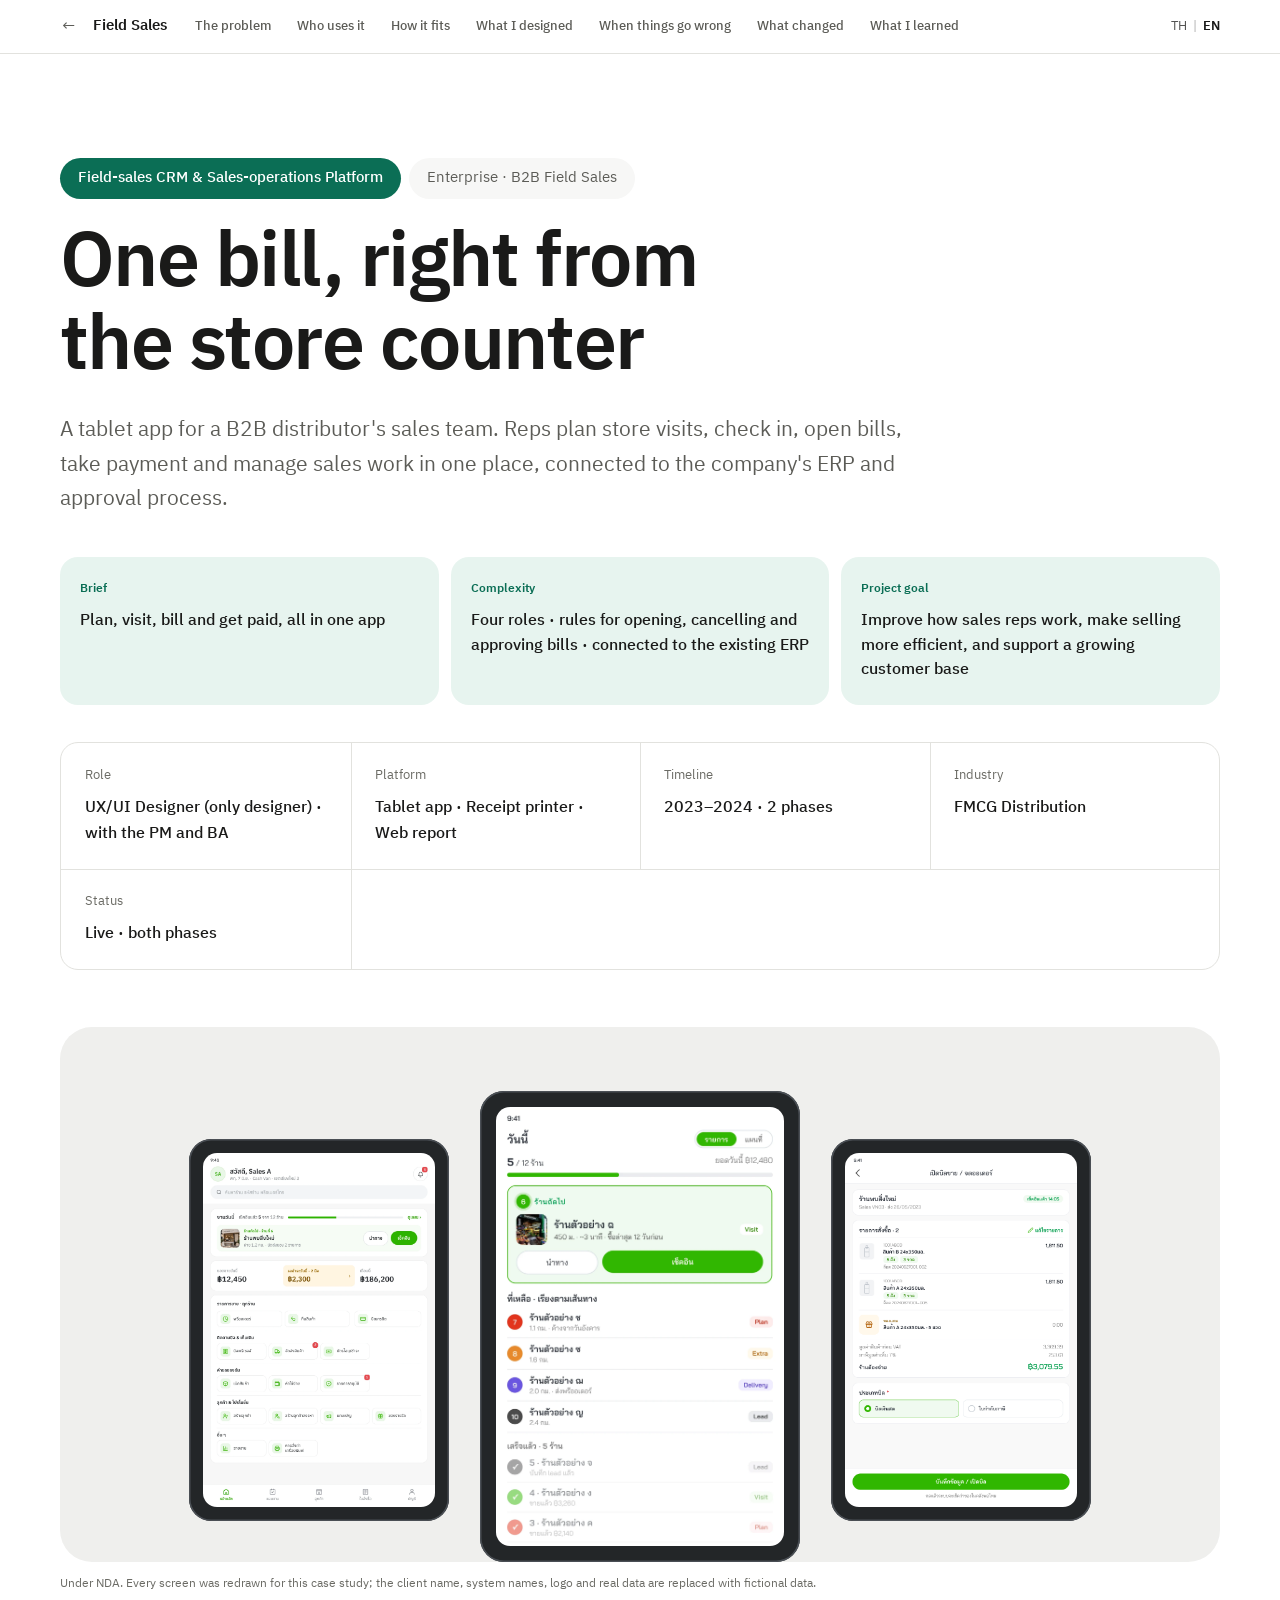
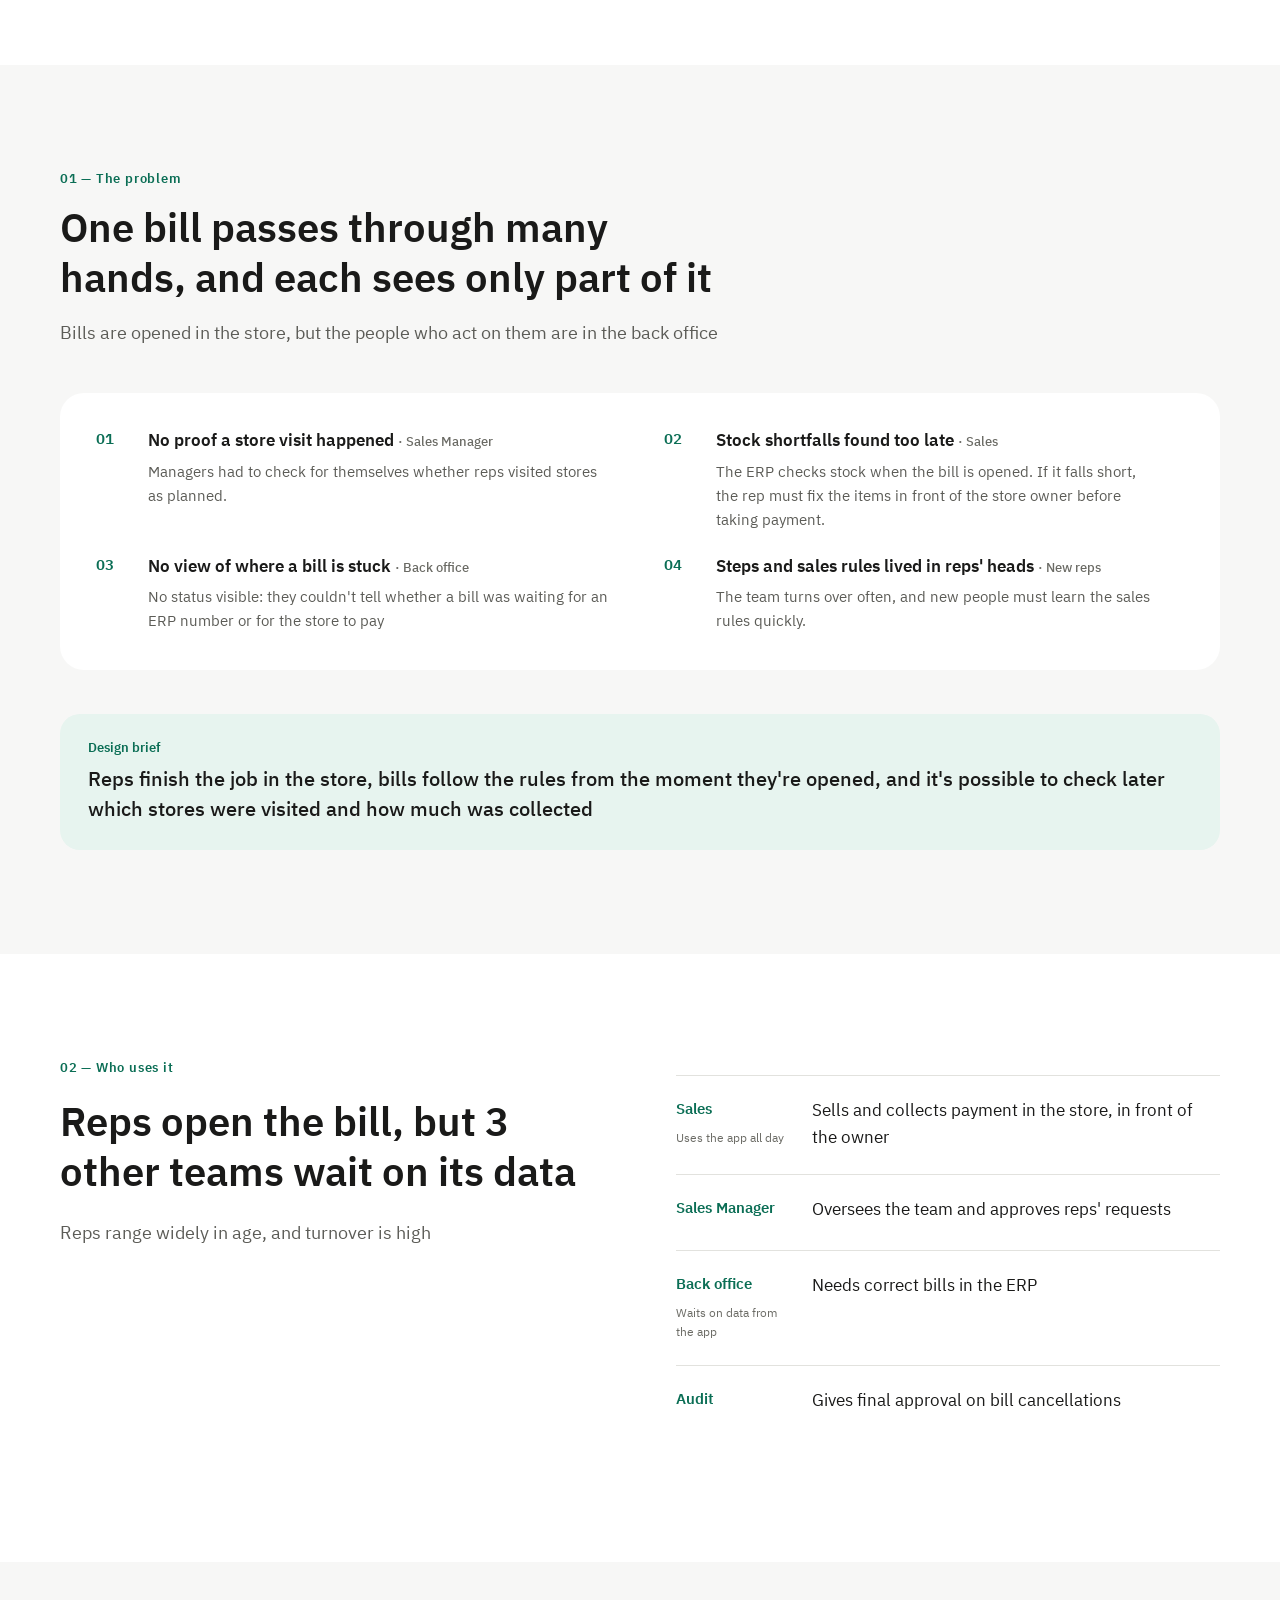
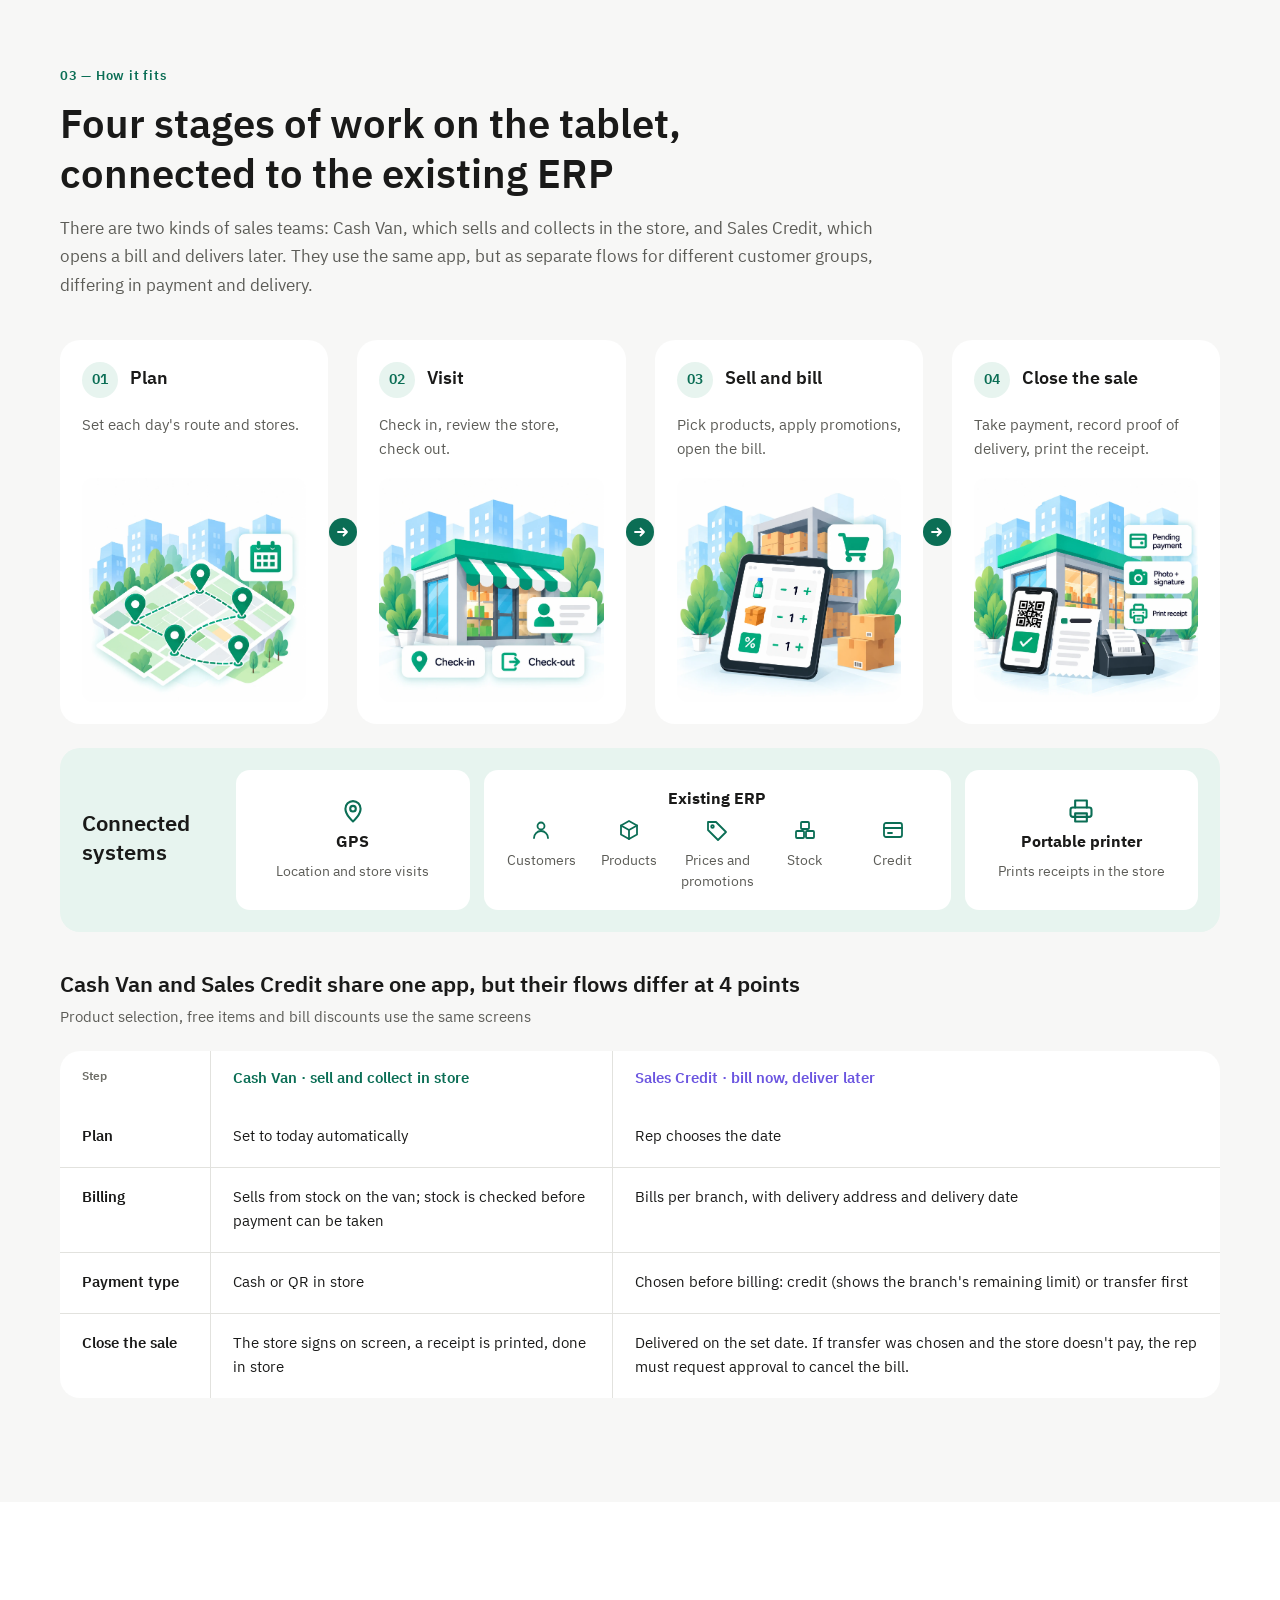
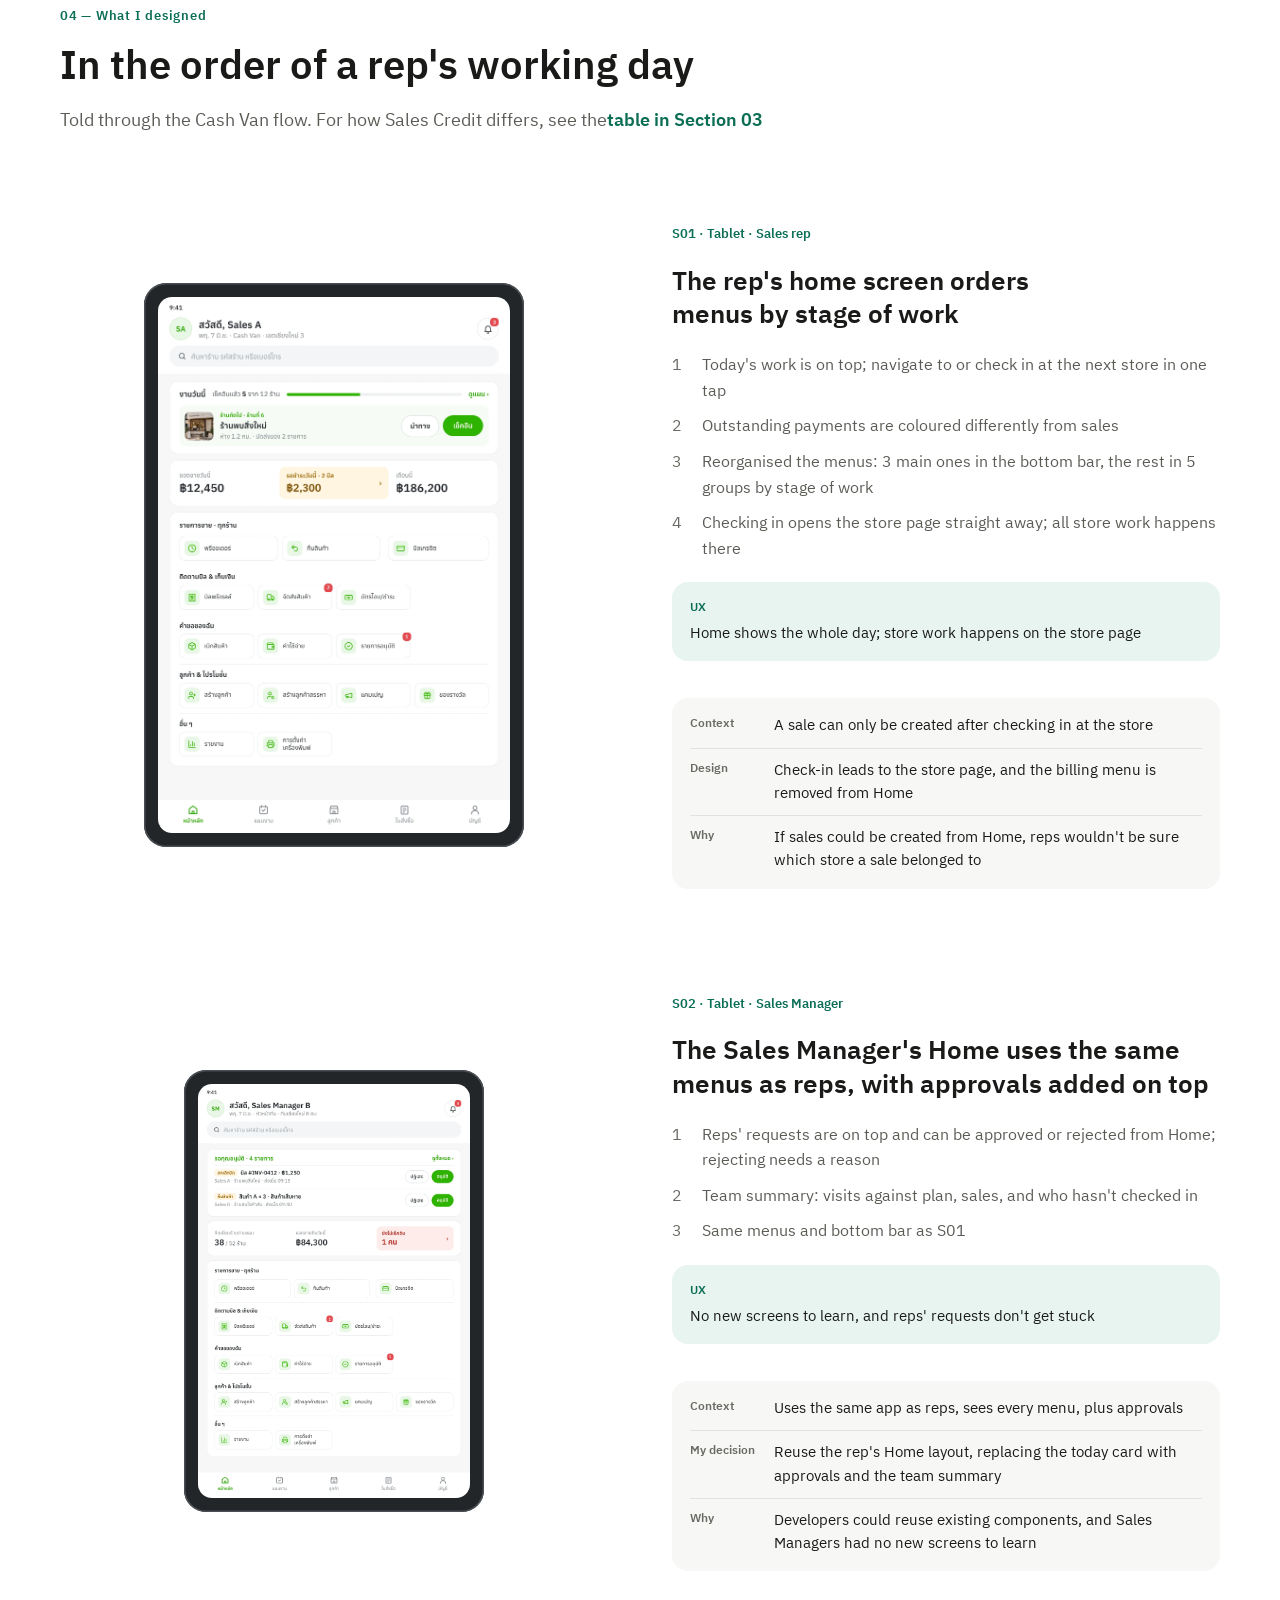
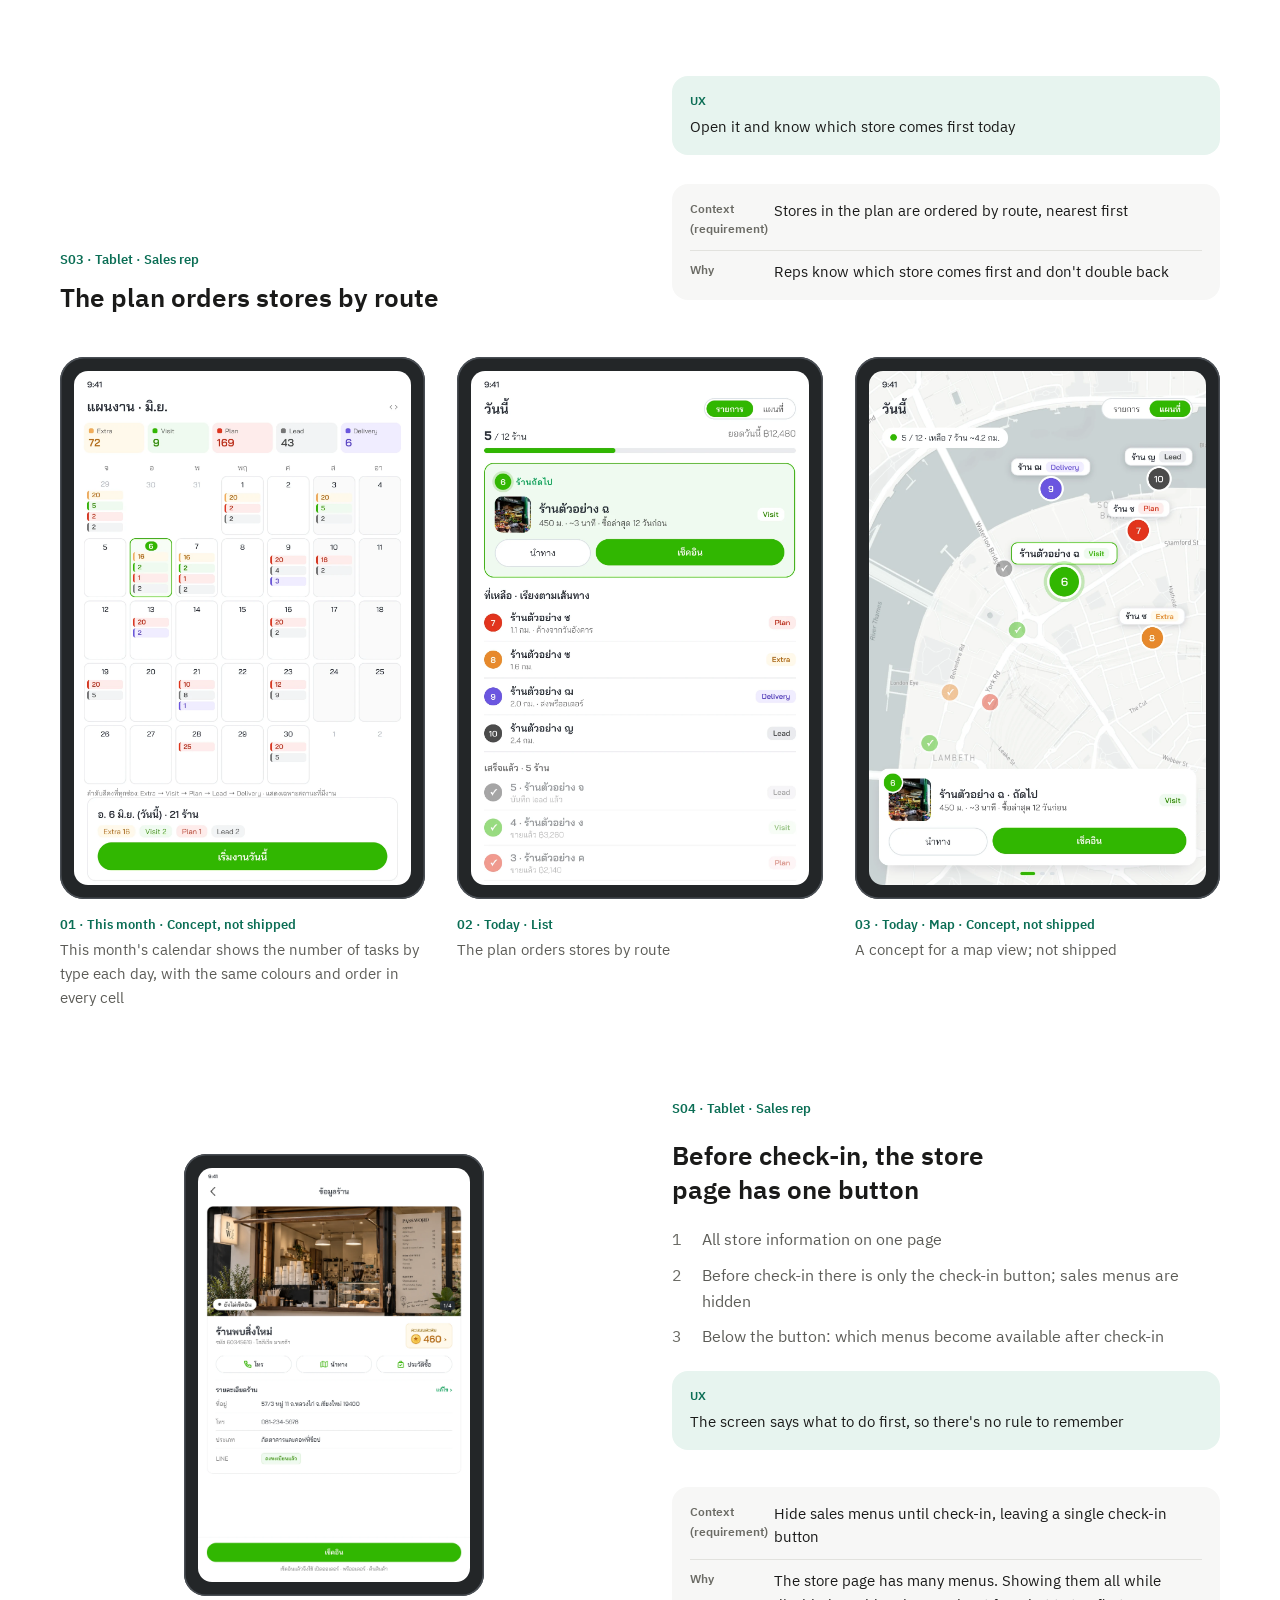
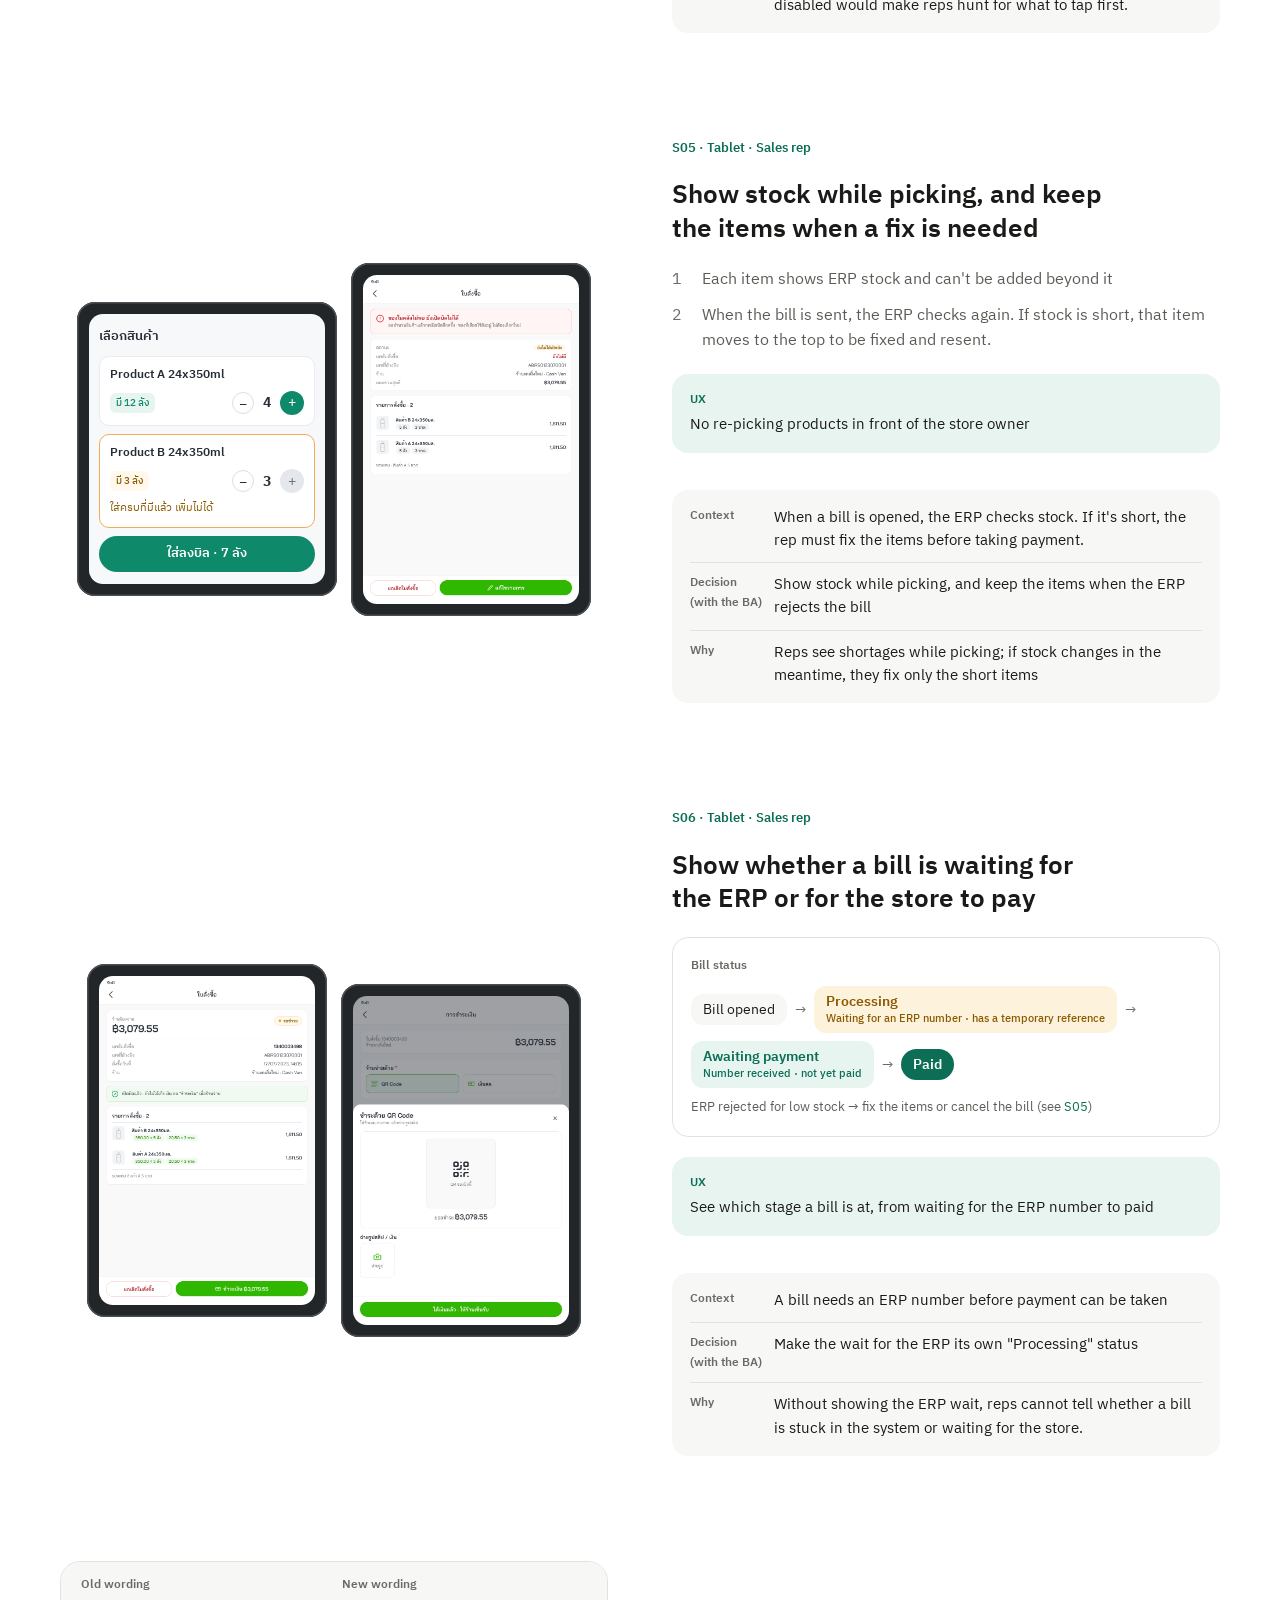
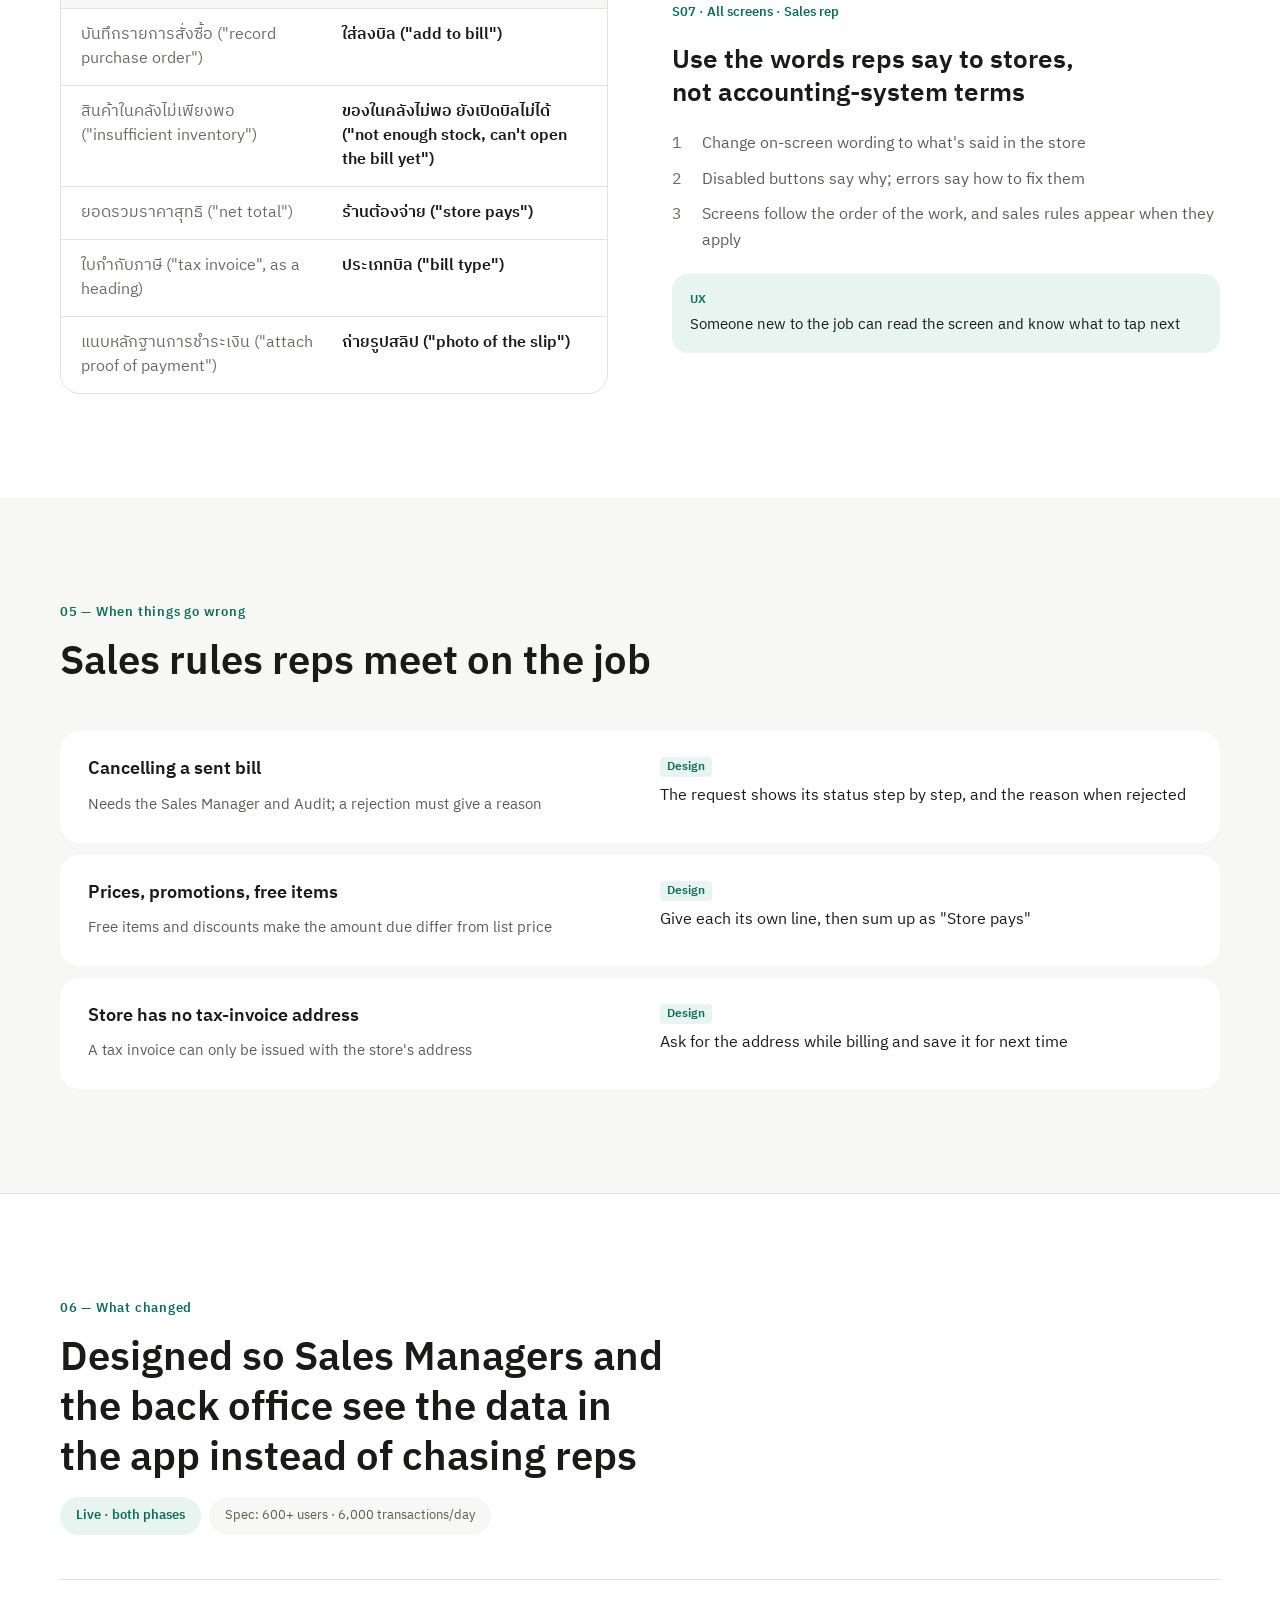
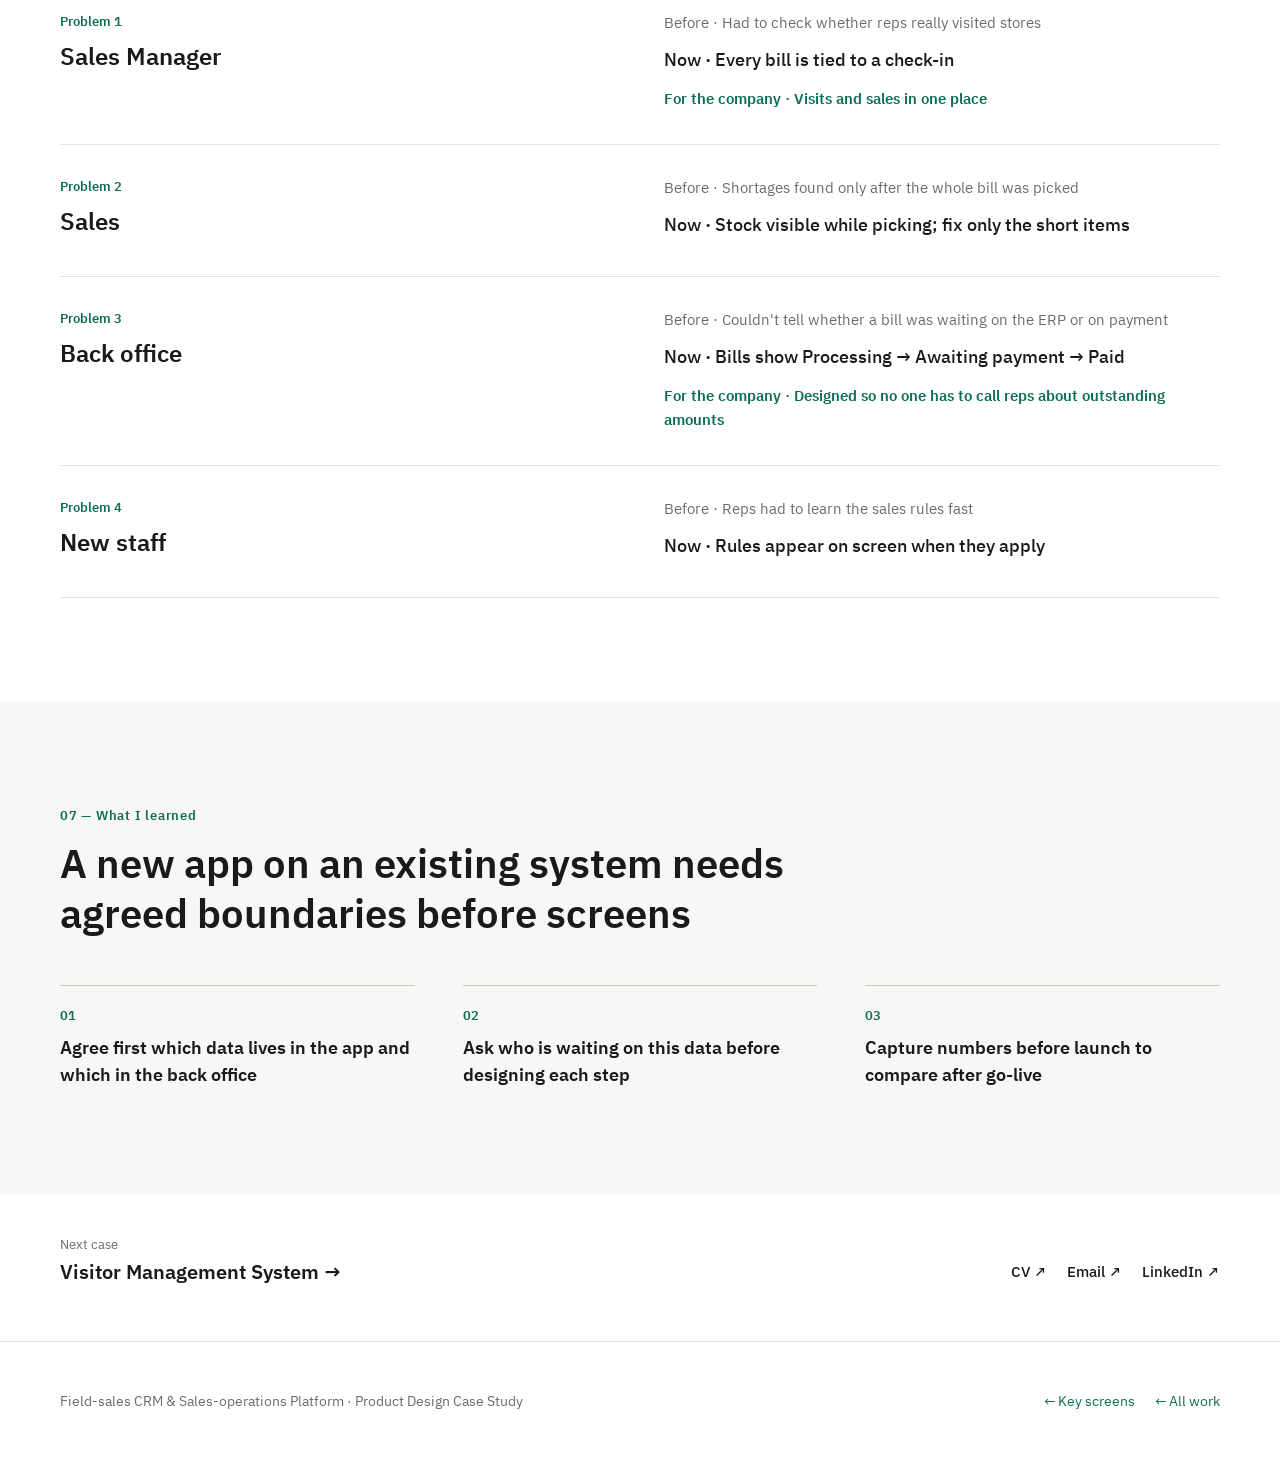
<file: field-sales-full.html>
<!doctype html>
<html lang="th" data-theme="light">
<head>
<meta charset="utf-8">
<meta name="viewport" content="width=device-width, initial-scale=1">
<title>Field-sales CRM &amp; Sales-operations Platform — Case Study · Luksayaporn J.</title>
<meta name="description" content="A tablet app for a B2B distributor&#x27;s field sales team: route plan, store check-in, billing and payment, connected to the ERP. Full case study by Luksayaporn J.">
<meta property="og:type" content="website">
<meta property="og:title" content="Field-sales CRM &amp; Sales-operations Platform — Case Study · Luksayaporn J.">
<meta property="og:description" content="A tablet app for a B2B distributor&#x27;s field sales team: route plan, store check-in, billing and payment, connected to the ERP. Full case study by Luksayaporn J.">
<meta property="og:url" content="https://luksayapornj-beep.github.io/field-sales-full.html">
<meta property="og:image" content="https://luksayapornj-beep.github.io/assets/og/og-card.jpg">
<meta name="twitter:card" content="summary_large_image">
<link rel="image_src" href="assets/og/og-card.jpg">
<link rel="icon" href="favicon.svg" type="image/svg+xml">
<link rel="preconnect" href="https://fonts.googleapis.com">
<link rel="preconnect" href="https://fonts.gstatic.com" crossorigin>
<link href="https://fonts.googleapis.com/css2?family=IBM+Plex+Sans+Thai:wght@400;500;600&family=IBM+Plex+Sans:wght@400;500;600&display=swap" rel="stylesheet">
<link rel="stylesheet" href="css/tokens.css">
<link rel="stylesheet" href="css/case-study.css">
<style>
  /* Case theme. Not in tokens.json yet. */
  :root {
    --case-accent: #0B6E55;
    --case-accent-strong: #0B6E55;
    --case-accent-soft: #E7F4EF;
    --case-on-accent: #FFFFFF;
    --case-alt: #6B55E0;
    --case-warn: #8A5A00;
    --case-warn-soft: #FDF3DD;
    --case-device: #232628;
    --case-device-edge: #4A4F55;
  }
  @media (prefers-color-scheme: dark) {
    :root:not([data-theme="light"]) {
      --case-accent: #4FC19F;
      --case-accent-strong: #7AD4B8;
      --case-accent-soft: #15302A;
      --case-on-accent: #0B1A16;
      --case-alt: #A99BFF;
      --case-warn: #E3B25A;
      --case-warn-soft: #3A2E14;
      --case-device: #2E3236;
    }
  }
  :root[data-theme="dark"] {
    --case-accent: #4FC19F;
    --case-accent-strong: #7AD4B8;
    --case-accent-soft: #15302A;
    --case-on-accent: #0B1A16;
    --case-alt: #A99BFF;
    --case-warn: #E3B25A;
    --case-warn-soft: #3A2E14;
    --case-device: #2E3236;
  }

  /* S05 product picker — drawn in HTML, so it stays a light "screen" in both themes */
  .mock { display: flex; flex-direction: column; gap: 8px; padding: 12px 10px; border-radius: 14px; background: #F7F8FA; color: #272D37; font-size: 13px; }
  .mock__item { display: flex; flex-direction: column; gap: 8px; padding: 10px; border-radius: 10px; background: #FFFFFF; border: 1px solid #EAEBF0; }
  .mock__item.is-low { border-color: #F2AB58; }
  .mock__name { font-size: 12px; font-weight: 600; line-height: 1.35; }
  .mock__line { display: flex; justify-content: space-between; align-items: center; gap: 6px; }
  .mock__stock { white-space: nowrap; font-size: 10px; font-weight: 500; padding: 2px 6px; border-radius: 6px; background: #E7F4EF; color: #0E8A6A; }
  .is-low .mock__stock { background: #FFF8EB; color: #8A5A00; }
  .mock__qty { display: flex; align-items: center; gap: 4px; font-size: 14px; }
  .mock__qty b { min-width: 18px; text-align: center; }
  .mock__btn { width: 22px; height: 22px; border-radius: 999px; border: 1px solid #DAE0E6; display: grid; place-items: center; }
  .mock__btn--add { width: 24px; height: 24px; border: 0; background: #0E8A6A; color: #FFFFFF; }
  .is-low .mock__btn--add { background: #E4E7EC; color: #767676; }
  .mock__hint { font-size: 11px; line-height: 1.4; color: #8A5A00; }
  .mock__cta { height: 36px; border-radius: 999px; background: #0E8A6A; color: #FFFFFF; font-weight: 600; display: grid; place-items: center; }
</style>
</head>
<body>

<nav class="cs-nav" aria-label="Sections">
  <div class="cs-nav__inner">
    <a href="index.html" aria-label="ผลงานทั้งหมด" style="flex:none;font-size:16px;color:inherit;text-decoration:none;padding:4px 2px">←</a>
    <a class="cs-nav__title" href="#overview">Field Sales</a>
    <div class="cs-nav__links">
      <a href="#problem">ปัญหา</a>
      <a href="#users">ใครใช้</a>
      <a href="#system">ภาพรวม</a>
      <a href="#solution">ออกแบบอะไร</a>
      <a href="#edge">กรณีพิเศษ</a>
      <a href="#outcome">ผลลัพธ์</a>
      <a href="#learn">สิ่งที่ได้เรียนรู้</a>
    </div>
    <span style="display:inline-flex;gap:6px;align-items:center;flex:none;font-size:13px;color:var(--color-text,#2B2B2B)" role="group" aria-label="ภาษา"><button type="button" data-lang="th" style="all:unset;cursor:pointer">TH</button><span style="opacity:.35">|</span><button type="button" data-lang="en" style="all:unset;cursor:pointer">EN</button></span>
  </div>
</nav>

<main>

<!-- Hero -->
<header id="overview" class="cs-section" style="padding-bottom:72px">
  <div class="cs-wrap" style="gap:40px">
    <div class="stack" style="gap:24px">
      <div class="pills"><span class="pill pill--solid">Field-sales CRM &amp; Sales-operations Platform</span><span class="pill">Enterprise · B2B Field Sales</span></div>
      <h1>บิลใบเดียว ต้องถูกต้องตั้งแต่หน้าร้าน</h1>
      <p class="lead">แอปบนแท็บเล็ตสำหรับทีมขายของผู้จัดจำหน่าย B2B ช่วยให้พนักงานขายทำงานตั้งแต่วางแผนเข้าร้าน เช็กอิน เปิดบิล ไปจนถึงการชำระเงินและจัดการงานขาย โดยเชื่อมต่อกับระบบ ERP และกระบวนการอนุมัติขององค์กร</p>
    </div>
    <div class="stack">
      <div class="grid-3">
        <div class="card card--soft"><span class="label">โจทย์</span><span class="card__title">วางแผน เยี่ยมร้าน เปิดบิล และรับเงิน ทำจบในแอปเดียว</span></div>
        <div class="card card--soft"><span class="label">ความซับซ้อน</span><span class="card__title">4 บทบาท · กฎเปิด ยกเลิก และอนุมัติบิล · เชื่อมกับ ERP เดิม</span></div>
        <div class="card card--soft"><span class="label">เป้าหมายโครงการ</span><span class="card__title">ปรับประสบการณ์ทำงานของ Sales เพิ่มประสิทธิภาพการขาย และรองรับการขยายฐานลูกค้า</span></div>
      </div>
      <dl class="meta">
        <div><dt>Role</dt><dd>UX/UI Designer คนเดียวของโปรเจกต์ · ทำงานกับ PM และ BA</dd></div>
        <div><dt>Platform</dt><dd>Tablet app · Receipt printer · Web report</dd></div>
        <div><dt>Timeline</dt><dd>2023–2024 · 2 เฟส</dd></div>
        <div><dt>Industry</dt><dd>FMCG Distribution</dd></div>
        <div><dt>Status</dt><dd>ขึ้นระบบครบ 2 เฟส</dd></div>
      </dl>
    </div>
    <div class="stack stack--sm">
      <div class="hero-stage">
        <div class="device"><img src="assets/field-sales/screens/new-home-v8c.webp" alt="หน้า Home ของ Sales" width="1488" height="2266"></div>
        <div class="device device--lead"><img src="assets/field-sales/screens/new-rp-list.webp" alt="แผนงานวันนี้ แบบรายการ เรียงตามเส้นทาง" width="1236" height="1881"></div>
        <div class="device"><img src="assets/field-sales/screens/new-order-filled.png" alt="หน้าเปิดบิลขาย" width="1488" height="2266"></div>
      </div>
      <p class="fine">ภายใต้ NDA หน้าจอทั้งหมดวาดใหม่สำหรับ case study นี้ ชื่อลูกค้า ชื่อระบบ โลโก้ และข้อมูลจริง เปลี่ยนเป็นข้อมูลสมมติ</p>
    </div>
  </div>
</header>

<!-- 01 Problem -->
<section id="problem" class="cs-section cs-section--alt">
  <div class="cs-wrap">
    <div class="cs-intro">
      <span class="eyebrow">01 — ปัญหา</span>
      <h2>บิลหนึ่งใบผ่านมือหลายคน แต่ละคนกลับเห็นข้อมูลไม่ครบ</h2>
      <p class="body-lg">บิลเปิดที่หน้าร้าน แต่คนที่ทำงานต่อจากบิลนั้นอยู่หลังบ้าน</p>
    </div>
    <div class="card card--pad">
      <ol class="numbered">
        <li><span class="no">01</span><div><span class="t">ตรวจไม่ได้ว่า Sales ไปถึงร้านจริง <small>· Sales Manager</small></span><p class="b">ต้องตามเช็กเองว่า Sales ไปร้านตามแผนไหม</p></div></li>
        <li><span class="no">02</span><div><span class="t">รู้ว่าของไม่พอช้าเกินไป <small>· Sales</small></span><p class="b">ERP ตรวจสต็อกตอนเปิดบิล ถ้าไม่พอ Sales ต้องแก้รายการต่อหน้าเจ้าของร้านก่อนรับเงิน</p></div></li>
        <li><span class="no">03</span><div><span class="t">มองไม่เห็นว่าบิลค้างอยู่ขั้นไหน <small>· หลังบ้าน</small></span><p class="b">ไม่เห็นสถานะ แยกไม่ได้ว่าบิลยังรอเลขจาก ERP หรือร้านยังไม่จ่าย</p></div></li>
        <li><span class="no">04</span><div><span class="t">ขั้นตอนและกฎการขายอยู่ในความจำของพนักงาน <small>· พนักงานใหม่</small></span><p class="b">ทีมเปลี่ยนคนบ่อย คนใหม่ต้องเรียนกฎการขายให้ทัน</p></div></li>
      </ol>
    </div>
    <div class="card card--soft" style="padding:24px 28px;border-radius:20px;gap:6px">
      <span class="label" style="font-size:13px">โจทย์การออกแบบ</span>
      <span class="card__title" style="font-size:20px;line-height:1.5">Sales ทำงานจบที่ร้าน บิลถูกต้องตามกฎตั้งแต่ตอนเปิด และตรวจย้อนหลังได้ว่าไปร้านไหน รับเงินเท่าไร</span>
    </div>
  </div>
</section>

<!-- 02 Users -->
<section id="users" class="cs-section">
  <div class="cs-wrap">
    <div class="split split--top" style="gap:48px 72px">
      <div class="stack">
        <span class="eyebrow">02 — ใครใช้</span>
        <h2>Sales เป็นคนเปิดบิล แต่อีก 3 ฝ่ายรอข้อมูลจากบิลนั้น</h2>
        <p class="body-lg">Sales มีหลายช่วงอายุ และเปลี่ยนคนบ่อย</p>
      </div>
      <dl class="rows">
        <div><dt>Sales<small>ใช้แอปทั้งวัน</small></dt><dd>ขายและรับเงินจบที่ร้าน ต่อหน้าเจ้าของร้าน</dd></div>
        <div><dt>Sales Manager<small>หัวหน้าทีม</small></dt><dd>ดูทีม และอนุมัติคำขอของ Sales</dd></div>
        <div><dt>หลังบ้าน<small>รอข้อมูลจากแอป</small></dt><dd>ต้องได้บิลที่ถูกต้องเข้า ERP</dd></div>
        <div><dt>Audit<small>ตรวจสอบ</small></dt><dd>อนุมัติการยกเลิกบิลขั้นสุดท้าย</dd></div>
      </dl>
    </div>
  </div>
</section>

<!-- 03 System -->
<section id="system" class="cs-section cs-section--alt">
  <div class="cs-wrap" style="gap:40px">
    <div class="cs-intro">
      <span class="eyebrow">03 — ภาพรวม</span>
      <h2>4 ช่วงงานบนแท็บเล็ต ต่อกับ ERP เดิม</h2>
      <p>ทีมขายมีสองรูปแบบ คือ Cash Van ที่ขายและรับเงินที่ร้าน กับ Sales Credit ที่เปิดบิลแล้วส่งของทีหลัง ใช้แอปเดียวกัน แต่เป็นคนละ flow สำหรับลูกค้าคนละกลุ่ม ต่างกันที่การชำระเงินและการจัดส่ง</p>
    </div>

    <div class="stack" style="gap:24px">
      <div class="stages" role="list">
        <div class="stage" role="listitem"><div class="stage__head"><span class="stage__no">01</span>วางแผน</div><p>วางเส้นทางและร้านที่ต้องไปในแต่ละวัน</p><img src="assets/field-sales/sys-step-1.webp" alt="" width="1254" height="1254" loading="lazy"></div>
        <div class="stage" role="listitem"><div class="stage__head"><span class="stage__no">02</span>เยี่ยมร้าน</div><p>เช็กอิน ดูข้อมูลร้าน และเช็กเอาต์</p><img src="assets/field-sales/sys-step-2.webp" alt="" width="1254" height="1254" loading="lazy"></div>
        <div class="stage" role="listitem"><div class="stage__head"><span class="stage__no">03</span>ขายและเปิดบิล</div><p>เลือกสินค้า ใส่โปรโมชัน และเปิดบิล</p><img src="assets/field-sales/sys-step-3.webp" alt="" width="1254" height="1254" loading="lazy"></div>
        <div class="stage" role="listitem"><div class="stage__head"><span class="stage__no">04</span>จัดการงานขาย</div><p>รับเงิน เก็บหลักฐานส่งของ และพิมพ์ใบเสร็จ</p><img src="assets/field-sales/sys-step-4.webp" alt="" width="1254" height="1254" loading="lazy"></div>
        <span class="stage-arrow" style="left:24.375%" aria-hidden="true"><svg width="14" height="14" viewBox="0 0 14 14" fill="none"><path d="M2 7h9M7.5 3.5L11 7l-3.5 3.5" stroke="var(--case-on-accent)" stroke-width="1.8" stroke-linecap="round" stroke-linejoin="round"/></svg></span>
        <span class="stage-arrow" style="left:50%" aria-hidden="true"><svg width="14" height="14" viewBox="0 0 14 14" fill="none"><path d="M2 7h9M7.5 3.5L11 7l-3.5 3.5" stroke="var(--case-on-accent)" stroke-width="1.8" stroke-linecap="round" stroke-linejoin="round"/></svg></span>
        <span class="stage-arrow" style="left:75.625%" aria-hidden="true"><svg width="14" height="14" viewBox="0 0 14 14" fill="none"><path d="M2 7h9M7.5 3.5L11 7l-3.5 3.5" stroke="var(--case-on-accent)" stroke-width="1.8" stroke-linecap="round" stroke-linejoin="round"/></svg></span>
      </div>

      <div class="integrations">
        <h3>ระบบที่เชื่อม</h3>
        <div class="integration">
          <svg class="icon" width="28" height="28" viewBox="0 0 24 24" fill="none" stroke-width="1.8" stroke-linecap="round" stroke-linejoin="round" aria-hidden="true"><path d="M12 21s-6.5-5.6-6.5-11a6.5 6.5 0 0 1 13 0c0 5.4-6.5 11-6.5 11z"/><circle cx="12" cy="10" r="2.4"/></svg>
          <strong>GPS</strong>ตำแหน่งและการเข้าร้าน
        </div>
        <div class="integration integration--erp">
          <strong>ระบบ ERP เดิม</strong>
          <div class="erp-items">
            <span><svg class="icon" width="24" height="24" viewBox="0 0 24 24" fill="none" stroke-width="1.8" stroke-linecap="round" stroke-linejoin="round" aria-hidden="true"><circle cx="12" cy="8" r="3.5"/><path d="M5 20a7 7 0 0 1 14 0"/></svg>ข้อมูลลูกค้า</span>
            <span><svg class="icon" width="24" height="24" viewBox="0 0 24 24" fill="none" stroke-width="1.8" stroke-linecap="round" stroke-linejoin="round" aria-hidden="true"><path d="M12 3l8 4.5v9L12 21l-8-4.5v-9z"/><path d="M4 7.5l8 4.5 8-4.5M12 12v9"/></svg>ข้อมูลสินค้า</span>
            <span><svg class="icon" width="24" height="24" viewBox="0 0 24 24" fill="none" stroke-width="1.8" stroke-linecap="round" stroke-linejoin="round" aria-hidden="true"><path d="M3 12V4h8l10 10-8 8z"/><circle cx="7.5" cy="8.5" r="1.3"/></svg>ราคาและโปรโมชัน</span>
            <span><svg class="icon" width="24" height="24" viewBox="0 0 24 24" fill="none" stroke-width="1.8" stroke-linecap="round" stroke-linejoin="round" aria-hidden="true"><rect x="3" y="13" width="8" height="7" rx="1"/><rect x="13" y="13" width="8" height="7" rx="1"/><rect x="8" y="4" width="8" height="7" rx="1"/></svg>สต็อก</span>
            <span><svg class="icon" width="24" height="24" viewBox="0 0 24 24" fill="none" stroke-width="1.8" stroke-linecap="round" stroke-linejoin="round" aria-hidden="true"><rect x="3" y="5" width="18" height="14" rx="2"/><path d="M3 10h18M7 15h4"/></svg>เครดิต</span>
          </div>
        </div>
        <div class="integration">
          <svg class="icon" width="28" height="28" viewBox="0 0 24 24" fill="none" stroke-width="1.8" stroke-linecap="round" stroke-linejoin="round" aria-hidden="true"><path d="M7 9V3h10v6"/><rect x="3" y="9" width="18" height="8" rx="2"/><path d="M7 14h10v7H7z"/></svg>
          <strong>เครื่องพิมพ์พกพา</strong>พิมพ์ใบเสร็จหน้าร้าน
        </div>
      </div>
    </div>

    <div id="cash-credit" class="stack" style="scroll-margin-top:72px">
      <div class="stack" style="gap:6px">
        <span class="h3" style="font-size:22px">Cash Van กับ Sales Credit ใช้แอปเดียวกัน แต่ flow ต่างกัน 4 จุด</span>
        <p style="font-size:15px">เลือกสินค้า ของแถม และส่วนลดท้ายบิลใช้หน้าจอเดียวกัน</p>
      </div>
      <div class="table-scroll">
        <table class="compare">
          <thead><tr><th scope="col">ขั้นตอน</th><th scope="col" class="is-cash">Cash Van · ขายและรับเงินที่ร้าน</th><th scope="col" class="is-credit">Sales Credit · เปิดบิล ส่งของทีหลัง</th></tr></thead>
          <tbody>
            <tr><th scope="row">วางแผนงาน</th><td>ระบบตั้งเป็นวันนี้ให้เลย</td><td>Sales ระบุวันเอง</td></tr>
            <tr><th scope="row">การเปิดบิล</th><td>ขายจากของบนรถ ระบบตรวจของในคลังก่อนให้รับชำระ</td><td>เปิดบิลแยกตามสาขา เลือกที่อยู่จัดส่งและกำหนดวันจัดส่ง</td></tr>
            <tr><th scope="row">ประเภทการชำระ</th><td>เงินสด หรือ QR ที่ร้าน</td><td>เลือกก่อนเปิดบิล: เครดิต (แสดงวงเงินคงเหลือของสาขา) หรือโอนเงินก่อน</td></tr>
            <tr><th scope="row">จัดการงานขาย</th><td>ร้านเซ็นรับบนจอ พิมพ์ใบเสร็จ จบที่ร้าน</td><td>ส่งของตามวันที่กำหนดไว้ ถ้าเลือกโอนแต่ร้านไม่โอน Sales ต้องส่งคำขอยกเลิกบิลให้อนุมัติ</td></tr>
          </tbody>
        </table>
      </div>
    </div>
  </div>
</section>

<!-- 04 Solution -->
<section id="solution" class="cs-section">
  <div class="cs-wrap" style="gap:88px">
    <div class="cs-intro">
      <span class="eyebrow">04 — ออกแบบอะไร</span>
      <h2>เรียงตามงานหนึ่งวันของ Sales</h2>
      <p class="body-lg">เล่าตาม flow ของ Cash Van ความต่างของ Sales Credit ดูได้ที่<a href="#cash-credit" style="font-weight:600">ตารางในหัวข้อ 03</a></p>
    </div>

    <!-- S01 -->
    <article class="split">
      <div class="device device-solo device-solo--wide"><img src="assets/field-sales/screens/new-home-v8c.webp" alt="Home ของ Sales: งานวันนี้ ยอดขาย และเมนูแบ่งตามช่วงงาน" width="1488" height="2266" loading="lazy"></div>
      <div class="stack">
        <span class="label" style="font-size:13px">S01 · แท็บเล็ต · Sales</span>
        <h3 class="h3">Home ของ Sales เรียงเมนูตามช่วงงาน</h3>
        <ol class="steps-list">
          <li>งานวันนี้อยู่บนสุด กดนำทางหรือเช็กอินร้านถัดไปได้เลย</li>
          <li>ยอดรอชำระแยกสีจากยอดขาย</li>
          <li>จัดเมนูใหม่: 3 เมนูหลักอยู่แถบล่าง ที่เหลือแบ่งเป็น 5 กลุ่มตามช่วงงาน</li>
          <li>เช็กอินแล้วเข้าหน้าร้านทันที งานของร้านทำที่หน้าร้านที่เดียว</li>
        </ol>
        <div class="ux-note"><span class="label">UX</span><p>Home ไว้ดูงานทั้งวัน งานของร้านทำที่หน้าร้าน</p></div>
        <dl class="decision">
          <div><dt>ที่มา</dt><dd>สร้างรายการขายได้หลังเช็กอินที่ร้านเท่านั้น</dd></div>
          <div><dt>ออกแบบ</dt><dd>เช็กอินแล้วพาไปหน้าร้าน และเอาเมนูเปิดบิลออกจาก Home</dd></div>
          <div><dt>เพราะ</dt><dd>ถ้าสร้างรายการจาก Home ได้ Sales จะไม่แน่ใจว่ารายการผูกกับร้านไหน</dd></div>
        </dl>
      </div>
    </article>

    <!-- S02 -->
    <article class="split">
      <div class="device device-solo"><img src="assets/field-sales/screens/new-home-manager-v3.webp" alt="Home ของ Sales Manager: คำขอรออนุมัติและสรุปทีม" width="1488" height="2266" loading="lazy"></div>
      <div class="stack">
        <span id="s02" class="label" style="font-size:13px;scroll-margin-top:120px">S02 · แท็บเล็ต · Sales Manager</span>
        <h3 class="h3">Home ของ Sales Manager ใช้เมนูเดียวกับ Sales แล้วเพิ่มงานอนุมัติไว้บนสุด</h3>
        <ol class="steps-list">
          <li>คำขอจาก Sales อยู่บนสุด อนุมัติหรือปฏิเสธได้จาก Home ปฏิเสธต้องใส่เหตุผล</li>
          <li>สรุปทีม: เยี่ยมร้านเทียบแผน ยอดขาย และคนที่ยังไม่เช็กอิน</li>
          <li>เมนูและแถบล่างชุดเดียวกับ S01</li>
        </ol>
        <div class="ux-note"><span class="label">UX</span><p>ไม่ต้องเรียนหน้าจอใหม่ และคำขอของ Sales ไม่ค้าง</p></div>
        <dl class="decision">
          <div><dt>ที่มา</dt><dd>ใช้แอปเดียวกับ Sales เห็นทุกเมนู บวกงานอนุมัติ</dd></div>
          <div><dt>ฉันตัดสินใจ</dt><dd>ใช้โครง Home เดิมของ Sales แล้วแทนการ์ดงานวันนี้ด้วยงานอนุมัติและสรุปทีม</dd></div>
          <div><dt>เพราะ</dt><dd>Dev ดึง component เดิมมาใช้ได้ และ Sales Manager ไม่ต้องเรียนหน้าจอใหม่</dd></div>
        </dl>
      </div>
    </article>

    <!-- S03 -->
    <article class="stack" style="gap:40px">
      <div class="split" style="gap:20px 64px;align-items:end">
        <div class="stack stack--sm">
          <span id="s03" class="label" style="font-size:13px;scroll-margin-top:120px">S03 · แท็บเล็ต · Sales</span>
          <h3 class="h3">แผนงานเรียงร้านตามเส้นทาง</h3>
        </div>
        <div class="stack stack--sm">
          <div class="ux-note"><span class="label">UX</span><p>เปิดมาก็รู้ว่าวันนี้ต้องไปร้านไหนก่อน</p></div>
          <dl class="decision">
            <div><dt>ที่มา (requirement)</dt><dd>เรียงร้านในแผนตามเส้นทาง จากใกล้ไปไกล</dd></div>
            <div><dt>เพราะ</dt><dd>Sales รู้ว่าควรไปร้านไหนก่อนหลัง ไม่ต้องวนกลับ</dd></div>
          </dl>
        </div>
      </div>
      <div class="figures">
        <figure>
          <div class="device"><img src="assets/field-sales/screens/rp-month-concept.webp" alt="แผนงานรายเดือน แสดงจำนวนงานแต่ละประเภทต่อวัน" width="1236" height="1881" loading="lazy"></div>
          <figcaption><span class="label" style="font-size:13px">01 · เดือนนี้ · Concept ไม่ได้ขึ้นระบบ</span>ปฏิทินเดือนนี้แสดงจำนวนงานแยกตามประเภทในแต่ละวัน สีและลำดับเหมือนกันทุกช่อง</figcaption>
        </figure>
        <figure>
          <div class="device"><img src="assets/field-sales/screens/new-rp-list.webp" alt="แผนงานวันนี้ แบบรายการ เรียงตามเส้นทาง" width="1236" height="1881" loading="lazy"></div>
          <figcaption><span class="label" style="font-size:13px">02 · วันนี้ · รายการ</span>แผนงานเรียงร้านตามเส้นทาง</figcaption>
        </figure>
        <figure>
          <div class="device"><img src="assets/field-sales/screens/rp-map-concept.webp" alt="แผนงานวันนี้ แบบแผนที่" width="1236" height="1881" loading="lazy"></div>
          <figcaption><span class="label" style="font-size:13px">03 · วันนี้ · แผนที่ · Concept ไม่ได้ขึ้นระบบ</span>แนวคิดเพิ่มมุมมองแผนที่ ยังไม่ได้ขึ้นระบบ</figcaption>
        </figure>
      </div>
    </article>

    <!-- S04 -->
    <article class="split">
      <div class="device device-solo"><img src="assets/field-sales/screens/new-store-info.webp" alt="หน้าข้อมูลร้าน ก่อนเช็กอินมีปุ่มเช็กอินปุ่มเดียว" width="1488" height="2266" loading="lazy"></div>
      <div class="stack">
        <span id="s04" class="label" style="font-size:13px;scroll-margin-top:120px">S04 · แท็บเล็ต · Sales</span>
        <h3 class="h3">ก่อนเช็กอิน หน้าร้านมีปุ่มเดียว</h3>
        <ol class="steps-list">
          <li>ข้อมูลร้านรวมอยู่หน้าเดียว</li>
          <li>ก่อนเช็กอิน มีแค่ปุ่มเช็กอิน เมนูขายซ่อนไว้</li>
          <li>ใต้ปุ่มบอกว่าเช็กอินแล้วจะใช้เมนูไหนได้บ้าง</li>
        </ol>
        <div class="ux-note"><span class="label">UX</span><p>จอบอกเองว่าต้องทำอะไรก่อน ไม่ต้องจำกฎ</p></div>
        <dl class="decision">
          <div><dt>ที่มา (requirement)</dt><dd>ซ่อนเมนูขายจนกว่าจะเช็กอิน ให้เหลือปุ่มเช็กอินปุ่มเดียว</dd></div>
          <div><dt>เพราะ</dt><dd>หน้าร้านมีหลายเมนู ถ้าแสดงทุกเมนูที่ยังกดไม่ได้ Sales ต้องไล่หาว่าต้องกดอะไรก่อน</dd></div>
        </dl>
      </div>
    </article>

    <!-- S05 -->
    <article class="split">
      <div class="device-row">
        <div class="device device--sm" style="min-width:220px;max-width:260px">
          <div class="mock" role="img" aria-label="จอเลือกสินค้า แสดงสต็อกคงเหลือ และห้ามใส่เกินของที่มี">
            <span style="font-weight:600">เลือกสินค้า</span>
            <div class="mock__item">
              <span class="mock__name">สินค้า A 24x350มล.</span>
              <div class="mock__line"><span class="mock__stock">มี 12 ลัง</span><span class="mock__qty"><span class="mock__btn">−</span><b>4</b><span class="mock__btn mock__btn--add">+</span></span></div>
            </div>
            <div class="mock__item is-low">
              <span class="mock__name">สินค้า B 24x350มล.</span>
              <div class="mock__line"><span class="mock__stock">มี 3 ลัง</span><span class="mock__qty"><span class="mock__btn">−</span><b>3</b><span class="mock__btn mock__btn--add">+</span></span></div>
              <span class="mock__hint">ใส่ครบที่มีแล้ว เพิ่มไม่ได้</span>
            </div>
            <span class="mock__cta">ใส่ลงบิล · 7 ลัง</span>
          </div>
        </div>
        <div class="device device--sm is-offset"><img src="assets/field-sales/screens/new-order-stock.png" alt="ERP แจ้งของในคลังไม่พอ รายการเดิมยังอยู่ให้แก้" width="1488" height="2266" loading="lazy"></div>
      </div>
      <div class="stack">
        <span id="s05" class="label" style="font-size:13px;scroll-margin-top:120px">S05 · แท็บเล็ต · Sales</span>
        <h3 class="h3">บอกสต็อกระหว่างเลือก และเก็บรายการไว้เมื่อต้องแก้</h3>
        <ol class="steps-list">
          <li>แต่ละรายการแสดงสต็อกจาก ERP ใส่เกินไม่ได้</li>
          <li>ตอนส่งบิล ERP ตรวจซ้ำ ถ้าไม่พอ จอยกรายการนั้นขึ้นบนสุด แก้แล้วส่งใหม่ได้</li>
        </ol>
        <div class="ux-note"><span class="label">UX</span><p>ไม่ต้องเลือกสินค้าใหม่ต่อหน้าเจ้าของร้าน</p></div>
        <dl class="decision">
          <div><dt>ที่มา</dt><dd>เมื่อเปิดบิล ERP ตรวจสต็อก ถ้าไม่พอ Sales ต้องแก้รายการก่อนจึงรับชำระได้</dd></div>
          <div><dt>ตัดสินใจ (ร่วมกับ BA)</dt><dd>แสดงสต็อกตั้งแต่ตอนเลือก และไม่ล้างรายการเมื่อ ERP ปฏิเสธ</dd></div>
          <div><dt>เพราะ</dt><dd>Sales เห็นว่าของไม่พอตั้งแต่ตอนเลือก ถ้าสต็อกเปลี่ยนระหว่างนั้น ก็แก้แค่รายการที่ขาด</dd></div>
        </dl>
      </div>
    </article>

    <!-- S06 -->
    <article class="split">
      <div class="device-row">
        <div class="device device--sm"><img src="assets/field-sales/screens/new-order-awaiting.png" alt="บิลสถานะรอชำระ" width="1488" height="2266" loading="lazy"></div>
        <div class="device device--sm is-offset"><img src="assets/field-sales/screens/new-order-payment.webp" alt="หน้าชำระเงินด้วย QR และถ่ายรูปสลิป" width="1488" height="2266" loading="lazy"></div>
      </div>
      <div class="stack">
        <span id="s06" class="label" style="font-size:13px;scroll-margin-top:120px">S06 · แท็บเล็ต · Sales</span>
        <h3 class="h3">บอกให้รู้ว่าบิลรอ ERP อยู่ หรือรอร้านจ่าย</h3>
        <div class="status">
          <span class="label label--muted">สถานะบิล</span>
          <div class="status__flow">
            <span class="state">เปิดบิล</span><span aria-hidden="true">→</span>
            <span class="state state--warn">รอดำเนินการ<small>รอเลขจาก ERP · มีเลขอ้างอิงชั่วคราว</small></span><span aria-hidden="true">→</span>
            <span class="state state--soft">รอชำระ<small>ได้เลขแล้ว · ยังไม่ได้เงิน</small></span><span aria-hidden="true">→</span>
            <span class="state state--done">ชำระแล้ว</span>
          </div>
          <p>ERP ปฏิเสธเพราะของไม่พอ → แก้รายการเดิม หรือยกเลิกบิล (ดู <a href="#s05">S05</a>)</p>
        </div>
        <div class="ux-note"><span class="label">UX</span><p>เห็นว่าบิลอยู่ขั้นไหน ตั้งแต่รอเลขจาก ERP จนได้เงิน</p></div>
        <dl class="decision">
          <div><dt>ที่มา</dt><dd>บิลต้องได้เลขจาก ERP ก่อนรับเงิน</dd></div>
          <div><dt>ตัดสินใจ (ร่วมกับ BA)</dt><dd>แยกช่วงรอ ERP เป็นสถานะ “รอดำเนินการ”</dd></div>
          <div><dt>เพราะ</dt><dd>ถ้าไม่แสดงช่วงรอ ERP Sales จะไม่รู้ว่าบิลค้างอยู่ที่ระบบ หรือรอร้านจ่าย</dd></div>
        </dl>
      </div>
    </article>

    <!-- S07 -->
    <article class="split">
      <div class="words">
        <div><span>คำเดิม</span><span>คำใหม่</span></div>
        <div><span class="old">บันทึกรายการสั่งซื้อ</span><span class="new">ใส่ลงบิล</span></div>
        <div><span class="old">สินค้าในคลังไม่เพียงพอ</span><span class="new">ของในคลังไม่พอ ยังเปิดบิลไม่ได้</span></div>
        <div><span class="old">ยอดรวมราคาสุทธิ</span><span class="new">ร้านต้องจ่าย</span></div>
        <div><span class="old">ใบกำกับภาษี (หัวข้อ)</span><span class="new">ประเภทบิล</span></div>
        <div><span class="old">แนบหลักฐานการชำระเงิน</span><span class="new">ถ่ายรูปสลิป</span></div>
      </div>
      <div class="stack">
        <span class="label" style="font-size:13px">S07 · ทุกจอ · Sales</span>
        <h3 class="h3">ใช้คำที่ Sales พูดกับร้าน แทนคำจากระบบบัญชี</h3>
        <ol class="steps-list">
          <li>เปลี่ยนคำบนจอเป็นคำที่พูดกันหน้าร้าน</li>
          <li>ปุ่มที่ยังกดไม่ได้บอกเหตุผล ข้อผิดพลาดบอกวิธีแก้</li>
          <li>หน้าจอเรียงตามลำดับงาน และกฎการขายขึ้นตอนที่ต้องใช้</li>
        </ol>
        <div class="ux-note"><span class="label">UX</span><p>คนเพิ่งเริ่มงานอ่านจอแล้วรู้ว่าต้องกดอะไรต่อ</p></div>
      </div>
    </article>
  </div>
</section>

<!-- 05 Edge cases -->
<section id="edge" class="cs-section cs-section--alt">
  <div class="cs-wrap">
    <div class="cs-intro">
      <span class="eyebrow">05 — เมื่อไม่เป็นไปตามแผน</span>
      <h2>กฎการขายที่ Sales เจอระหว่างทำงาน</h2>
    </div>
    <div class="edges">
      <div class="edge">
        <div><h3>ยกเลิกบิลที่ส่งแล้ว</h3><p>ต้องผ่าน Sales Manager และ Audit ถ้าปฏิเสธต้องมีเหตุผล</p></div>
        <div class="design"><span class="tag">ออกแบบ</span>คำขอแสดงสถานะทีละขั้น และเหตุผลเมื่อถูกปฏิเสธ</div>
      </div>
      <div class="edge">
        <div><h3>ราคา โปรโมชัน ของแถม</h3><p>ของแถมและส่วนลดทำให้ยอดจ่ายต่างจากราคาสินค้า</p></div>
        <div class="design"><span class="tag">ออกแบบ</span>แยกเป็นบรรทัดของตัวเอง แล้วสรุปเป็น “ร้านต้องจ่าย”</div>
      </div>
      <div class="edge">
        <div><h3>ร้านไม่มีที่อยู่ออกใบกำกับภาษี</h3><p>ออกใบกำกับภาษีได้เมื่อมีที่อยู่ของร้านเท่านั้น</p></div>
        <div class="design"><span class="tag">ออกแบบ</span>ถามที่อยู่ระหว่างเปิดบิล แล้วบันทึกไว้ใช้ครั้งถัดไป</div>
      </div>
    </div>
  </div>
</section>

<!-- 06 Outcome -->
<section id="outcome" class="cs-section cs-section--ruled">
  <div class="cs-wrap">
    <div class="cs-intro">
      <span class="eyebrow">06 — ผลลัพธ์</span>
      <h2>ออกแบบให้ Sales Manager และหลังบ้านดูข้อมูลจากแอปได้ ไม่ต้องตามถาม Sales</h2>
      <div class="pills">
        <span class="pill pill--soft pill--sm">ขึ้นระบบครบ 2 เฟส</span>
        <span class="pill pill--sm">สเปก: รองรับผู้ใช้ 600+ คน · 6,000 รายการ/วัน</span>
      </div>
    </div>
    <div class="results">
      <div class="result">
        <div class="result__role"><span class="label" style="font-size:13px">ปัญหาข้อ 1</span>Sales Manager</div>
        <div class="result__body"><span class="before">เดิม · ต้องตามเช็กว่า Sales ไปร้านจริงไหม</span><span class="now">ตอนนี้ · ทุกบิลผูกกับการเช็กอิน</span><span class="gain">บริษัทได้ · ดูการเยี่ยมร้านกับยอดขายได้จากที่เดียว</span></div>
      </div>
      <div class="result">
        <div class="result__role"><span class="label" style="font-size:13px">ปัญหาข้อ 2</span>Sales</div>
        <div class="result__body"><span class="before">เดิม · รู้ว่าของไม่พอหลังเลือกครบทั้งบิล</span><span class="now">ตอนนี้ · เห็นสต็อกระหว่างเลือก แก้เฉพาะรายการที่ไม่พอ</span></div>
      </div>
      <div class="result">
        <div class="result__role"><span class="label" style="font-size:13px">ปัญหาข้อ 3</span>หลังบ้าน</div>
        <div class="result__body"><span class="before">เดิม · แยกไม่ออกว่าบิลรอ ERP หรือรอเงิน</span><span class="now">ตอนนี้ · บิลแสดงสถานะ รอดำเนินการ → รอชำระ → ชำระแล้ว</span><span class="gain">บริษัทได้ · ออกแบบให้ไม่ต้องโทรถาม Sales เรื่องยอดค้าง</span></div>
      </div>
      <div class="result">
        <div class="result__role"><span class="label" style="font-size:13px">ปัญหาข้อ 4</span>พนักงานใหม่</div>
        <div class="result__body"><span class="before">เดิม · ต้องเรียนกฎการขายให้ทัน</span><span class="now">ตอนนี้ · กฎขึ้นบนจอตอนที่ต้องใช้</span></div>
      </div>
    </div>
  </div>
</section>

<!-- 07 Learnings -->
<section id="learn" class="cs-section cs-section--alt">
  <div class="cs-wrap">
    <div class="cs-intro">
      <span class="eyebrow">07 — สิ่งที่ได้เรียนรู้</span>
      <h2>ทำแอปใหม่บนระบบเดิม ต้องตกลงขอบเขตก่อนวาดจอ</h2>
    </div>
    <div class="learn">
      <div><span class="label" style="font-size:13px">01</span><p>ตกลงก่อนว่าข้อมูลไหนอยู่ในแอป ข้อมูลไหนอยู่หลังบ้าน</p></div>
      <div><span class="label" style="font-size:13px">02</span><p>ถามว่าใครรอข้อมูลนี้อยู่ ก่อนออกแบบแต่ละขั้น</p></div>
      <div><span class="label" style="font-size:13px">03</span><p>เก็บตัวเลขก่อนขึ้นระบบ ไว้เทียบหลังใช้งาน</p></div>
    </div>
  </div>
</section>

</main>

<nav data-case-end aria-label="เคสถัดไปและช่องทางติดต่อ" style="width:100%;max-width:1208px;box-sizing:border-box;margin:0 auto;padding:40px 24px 56px;display:flex;flex-wrap:wrap;gap:20px 40px;justify-content:space-between;align-items:flex-end;font-family:'IBM Plex Sans','IBM Plex Sans Thai',sans-serif;color:var(--color-text,#2b2b2b)"><a href="vms-full.html" style="color:inherit;text-decoration:none;display:flex;flex-direction:column;gap:4px"><span style="font-size:13px;color:var(--color-text-faint,#6b6b65)">เคสถัดไป</span><span style="font-size:20px;font-weight:600;line-height:1.3">Visitor Management System →</span></a><span style="display:flex;gap:20px;flex-wrap:wrap;font-size:15px;font-weight:500"><a href="cv.html" style="color:inherit">CV ↗︎</a><a href="mailto:luksayaporn.j@gmail.com" style="color:inherit">อีเมล ↗︎</a><a href="https://www.linkedin.com/in/luksayaporn" target="_blank" rel="noopener" style="color:inherit">LinkedIn ↗︎</a></span></nav>
<footer class="cs-footer">
  <div class="cs-footer__inner">
    <span>Field-sales CRM &amp; Sales-operations Platform · Product Design Case Study</span>
    <span style="display:flex;gap:20px;flex-wrap:wrap"><a href="field-sales.html">← แบบย่อ (Key Screens)</a><a href="index.html">← ผลงานทั้งหมด</a></span>
  </div>
</footer>

<script src="i18n/field-sales-full.js"></script>
<script src="js/i18n.js"></script>
</body>
</html>
</file>
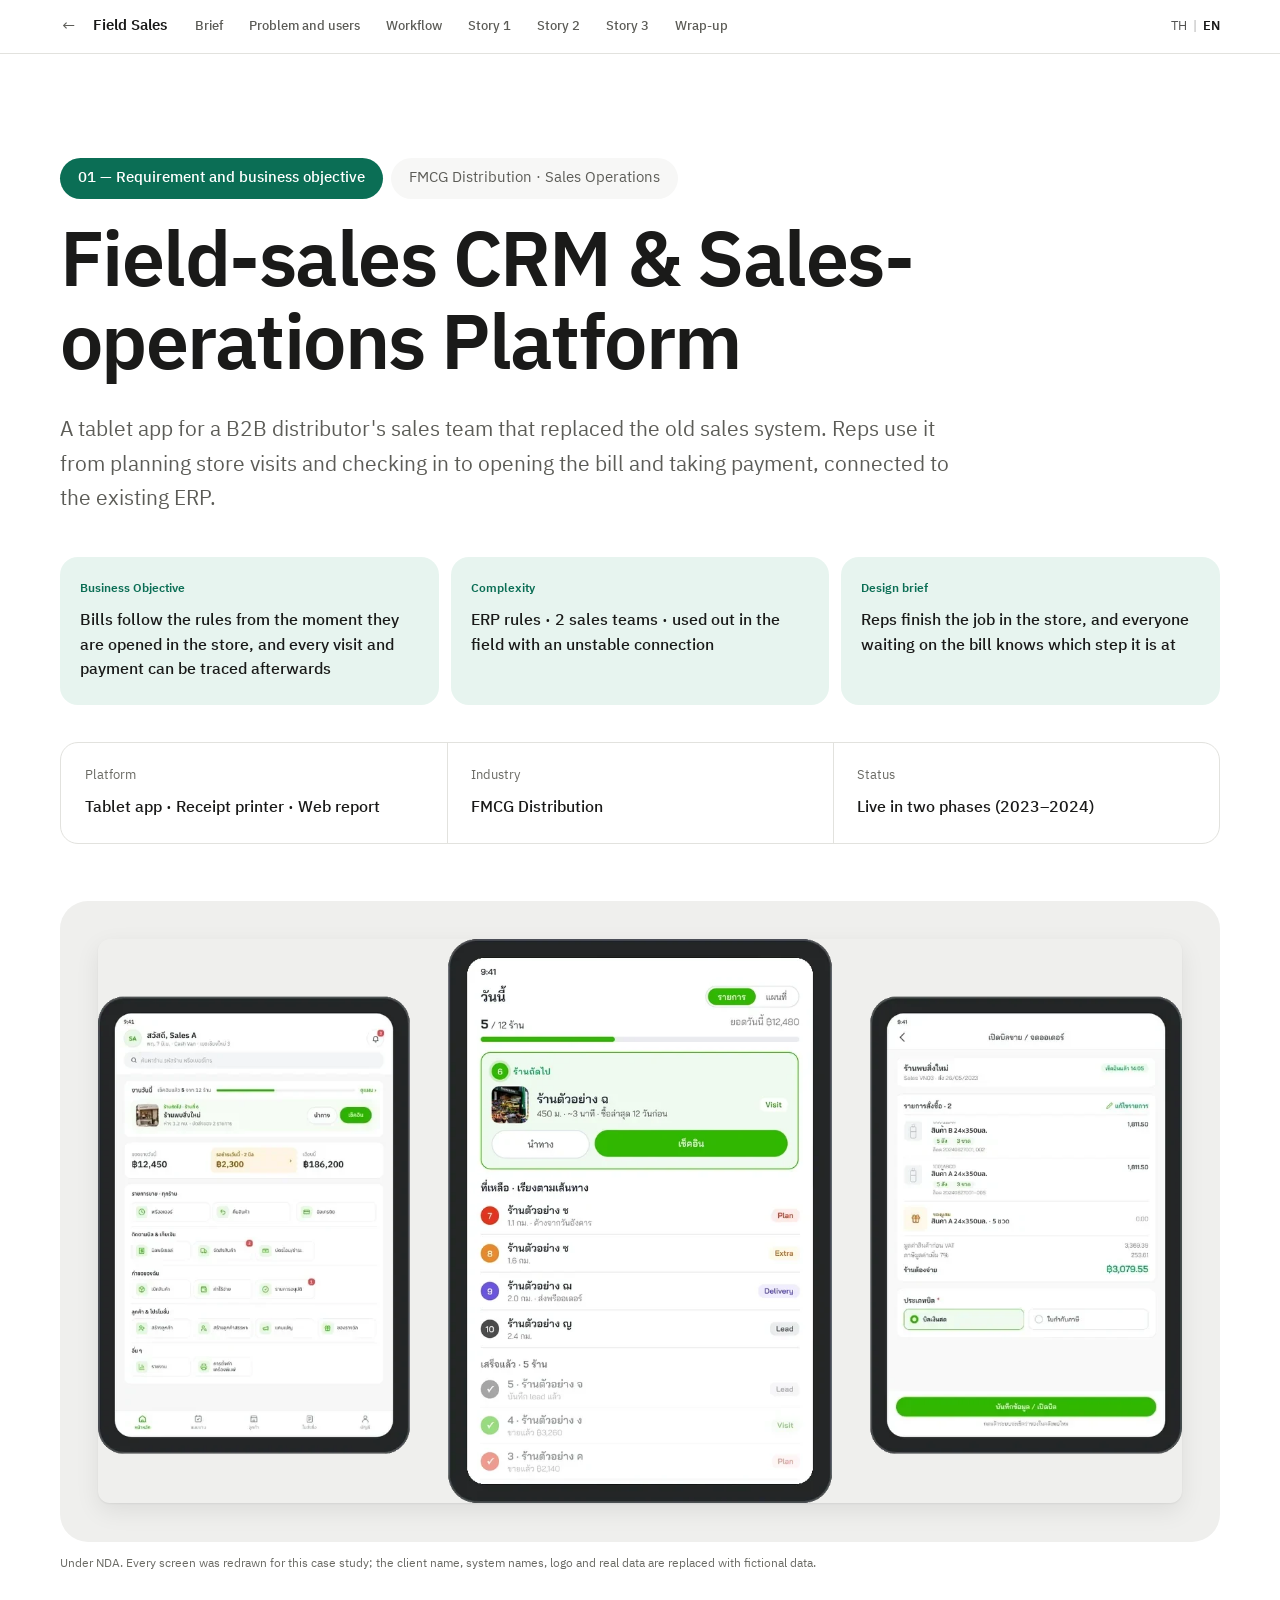
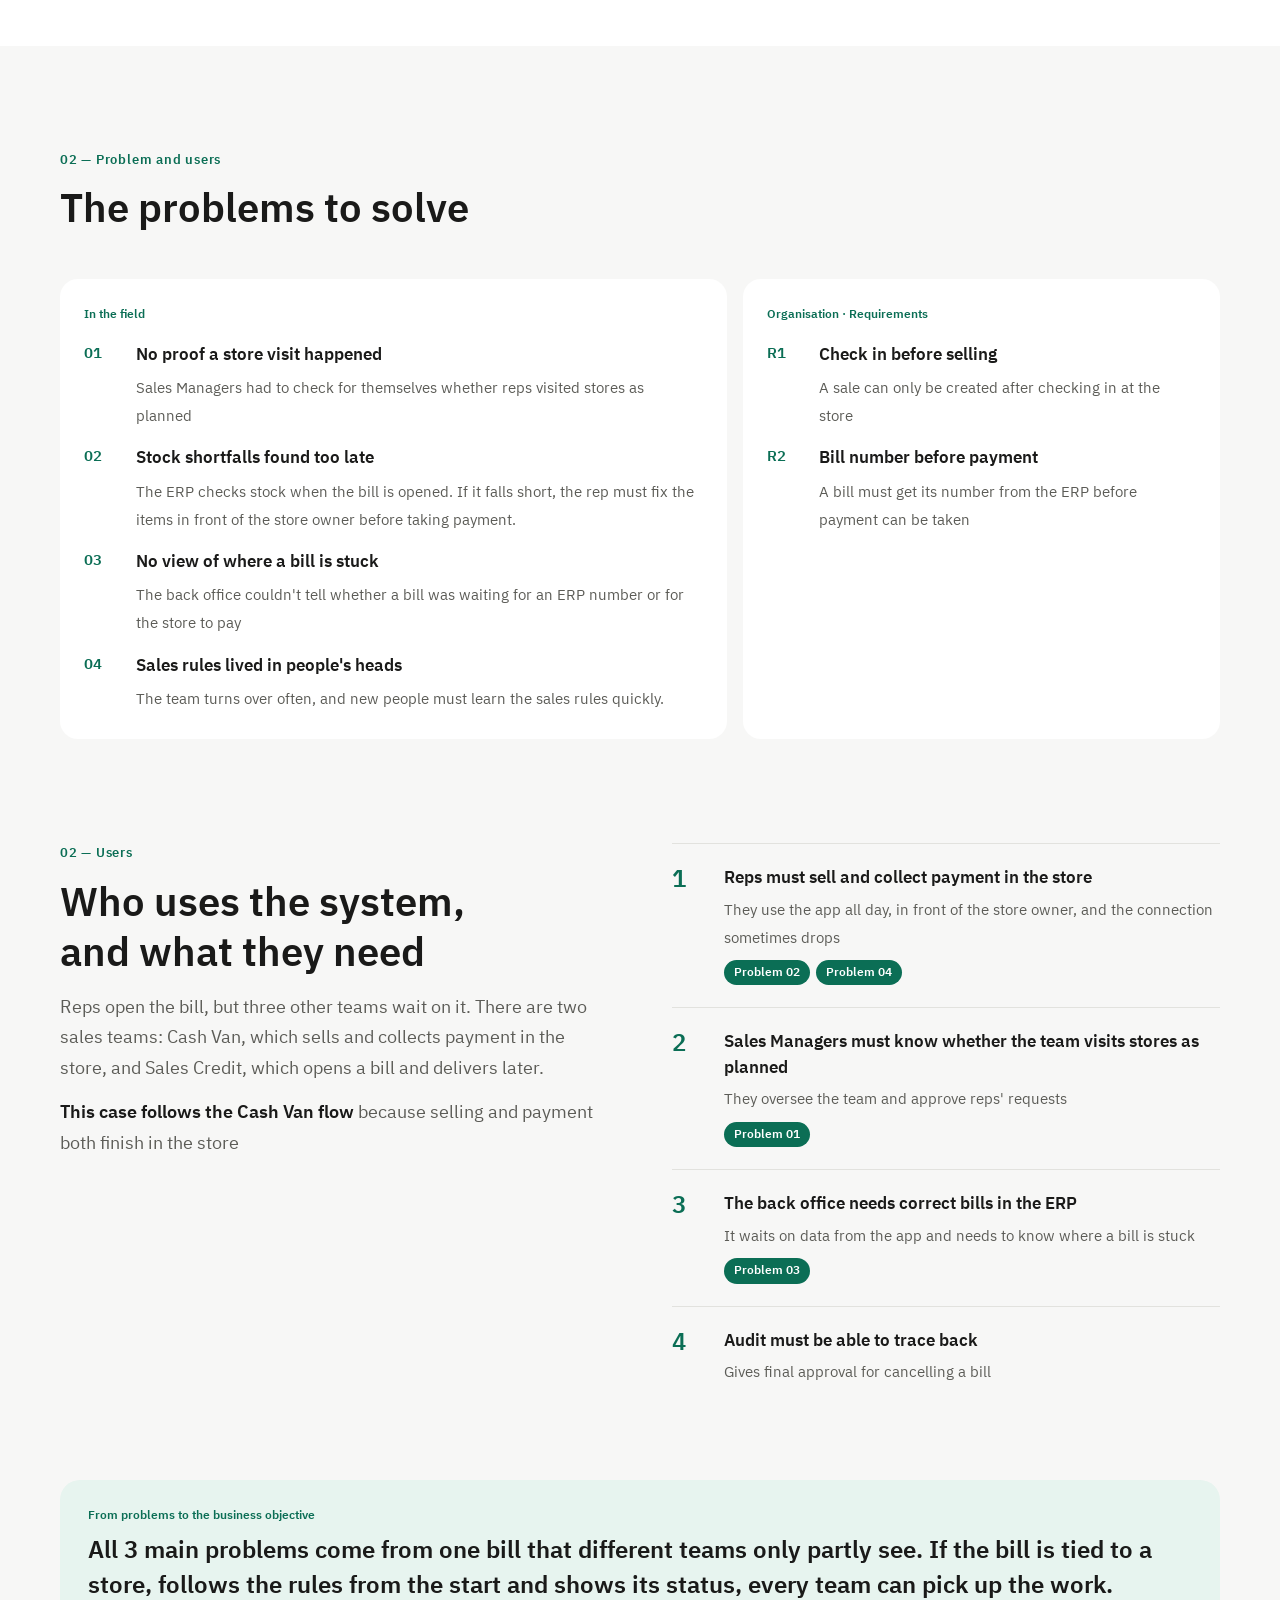
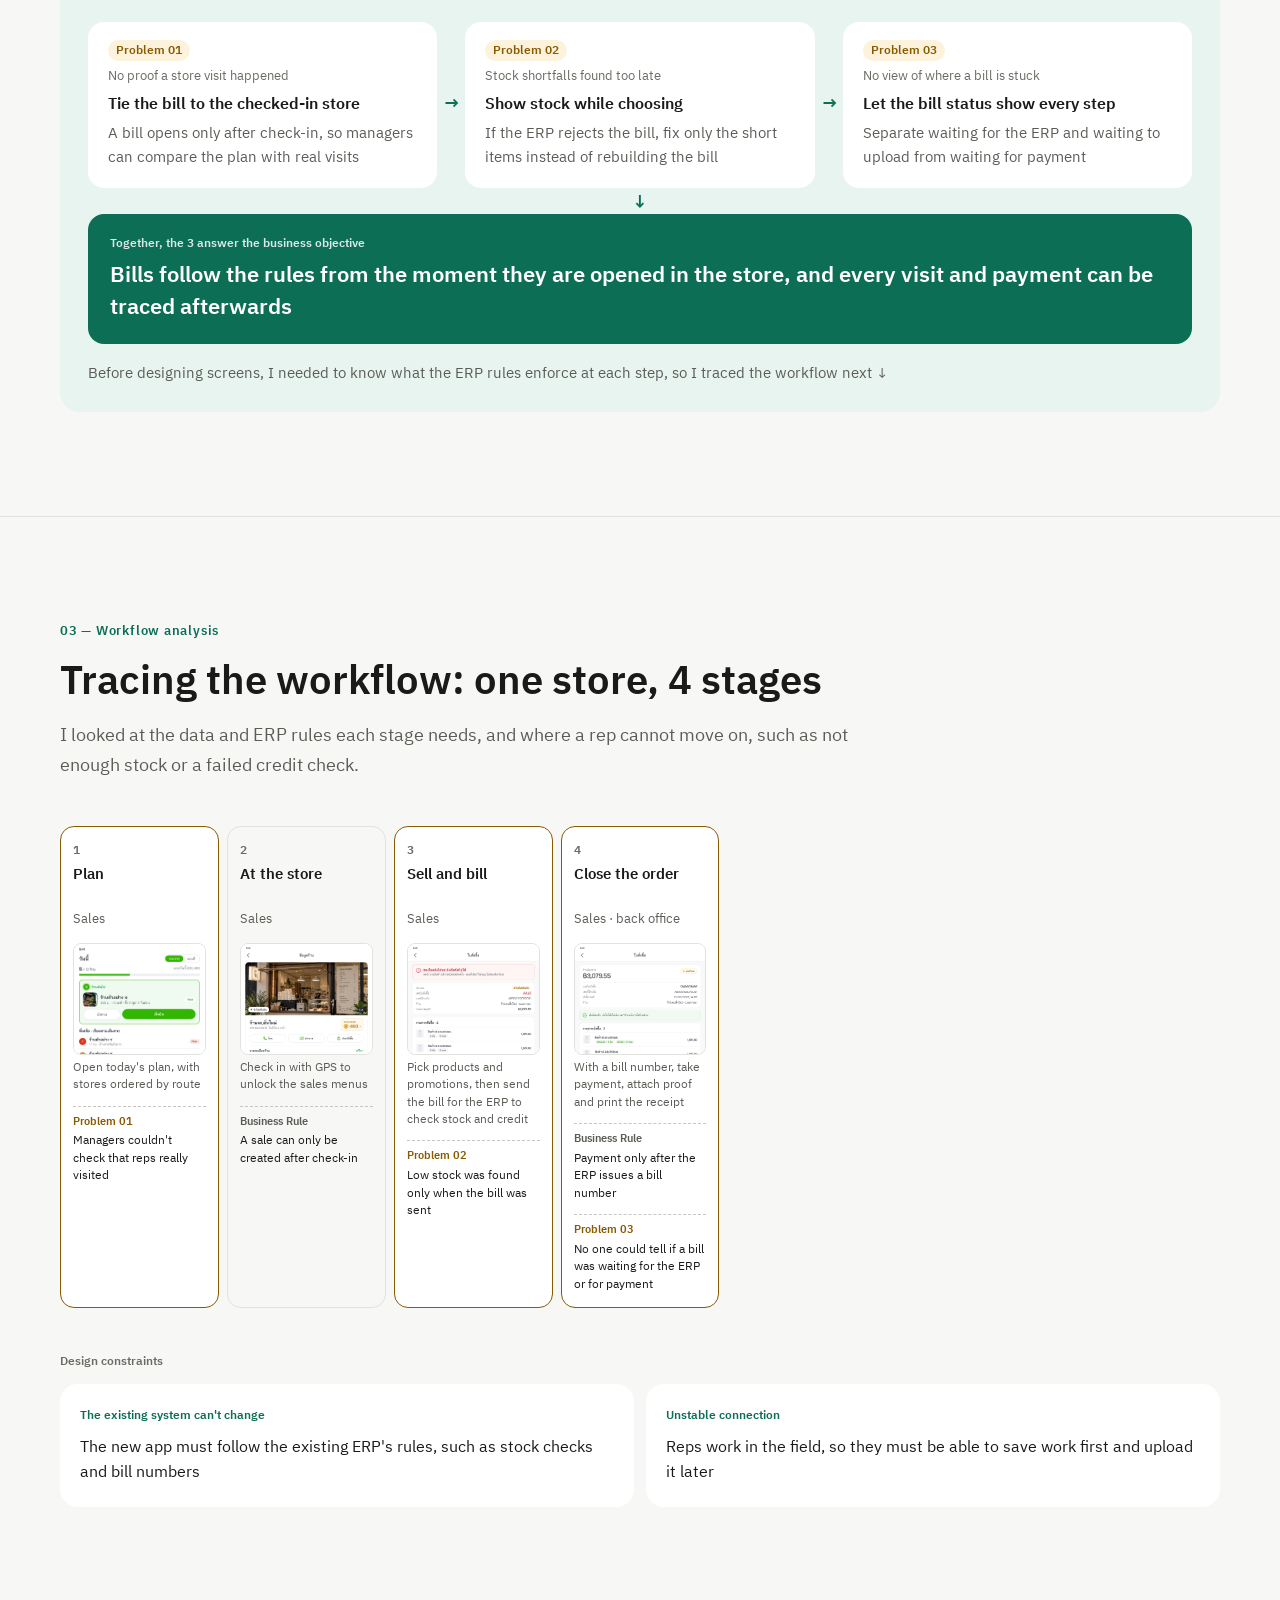
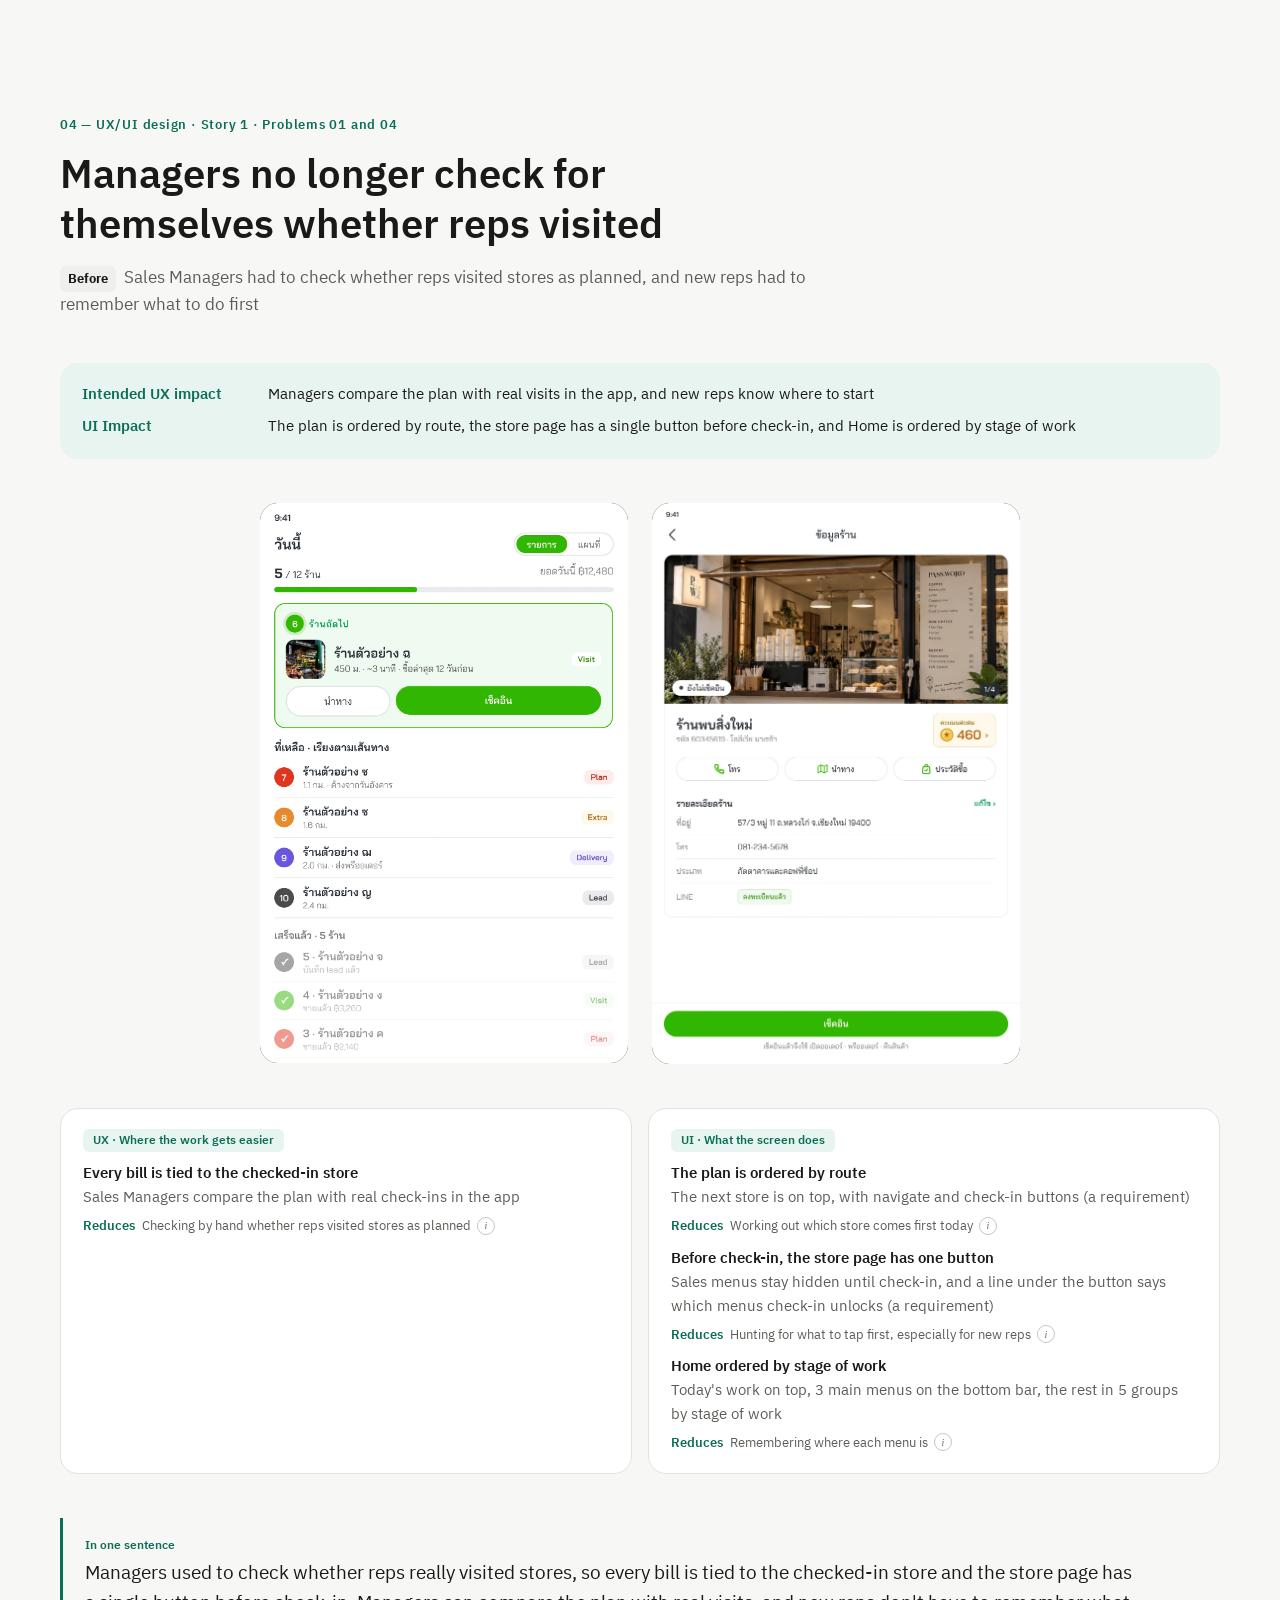
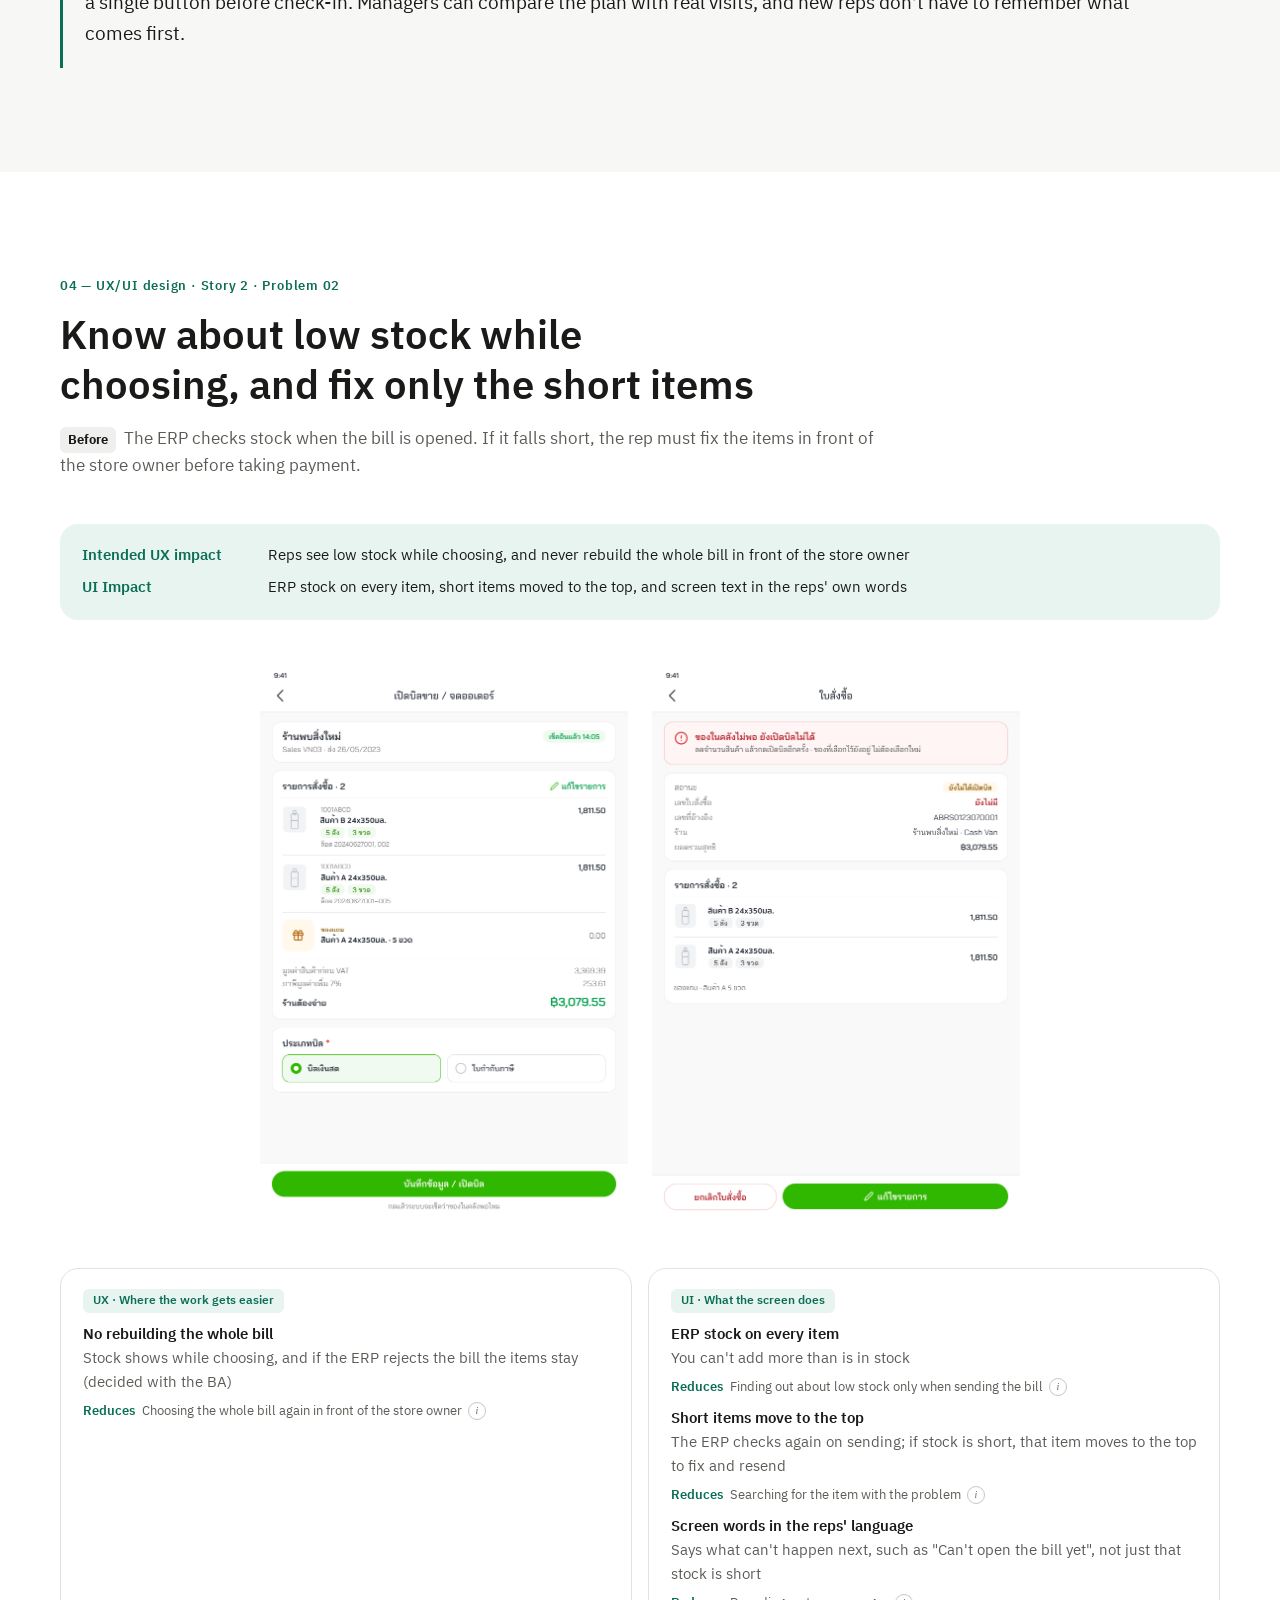
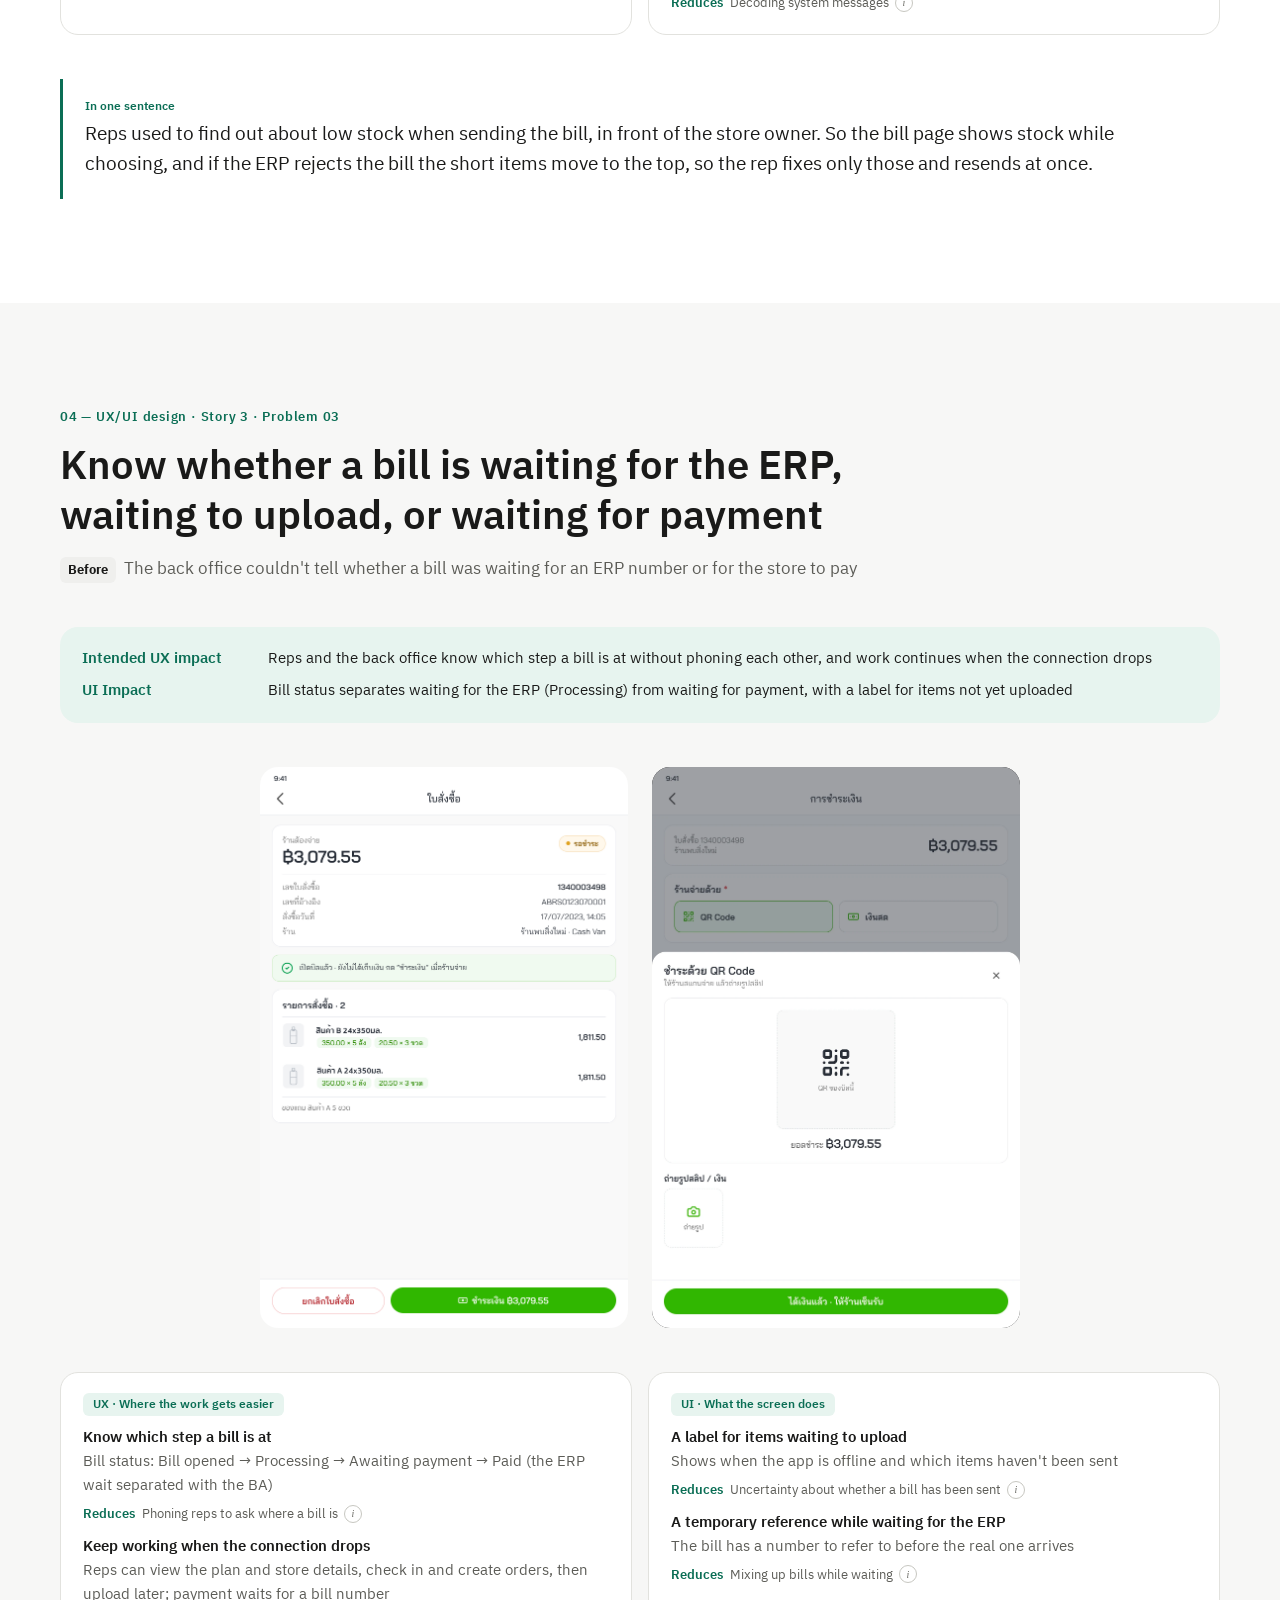
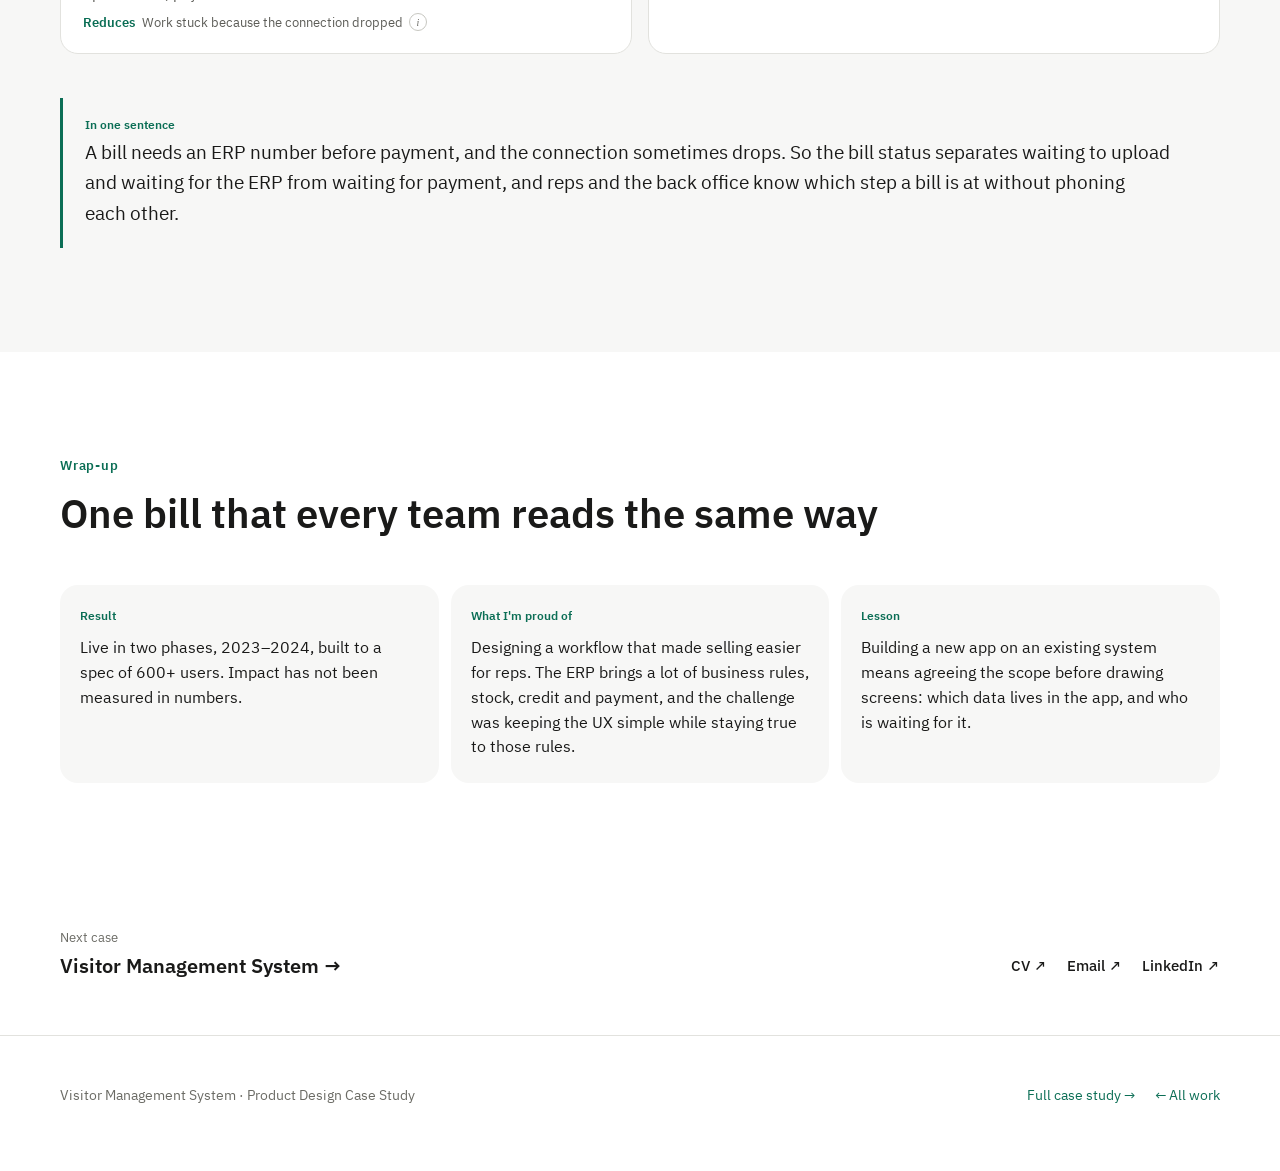
<file: field-sales.html>
<!doctype html>
<html lang="th" data-theme="light">
<head>
<meta charset="utf-8">
<meta name="viewport" content="width=device-width, initial-scale=1">
<title>Field-sales CRM &amp; Sales-operations Platform — Case Study · Luksayaporn J.</title>
<meta name="description" content="A tablet app for a B2B distributor&#x27;s field sales team: route plan, store check-in, billing and payment, connected to the ERP. Case study by Luksayaporn J.">
<meta property="og:type" content="website">
<meta property="og:title" content="Field-sales CRM &amp; Sales-operations Platform — Case Study · Luksayaporn J.">
<meta property="og:description" content="A tablet app for a B2B distributor&#x27;s field sales team: route plan, store check-in, billing and payment, connected to the ERP. Case study by Luksayaporn J.">
<meta property="og:url" content="https://luksayapornj-beep.github.io/field-sales.html">
<meta property="og:image" content="https://luksayapornj-beep.github.io/assets/og/og-card.jpg">
<meta name="twitter:card" content="summary_large_image">
<link rel="image_src" href="assets/og/og-card.jpg">
<link rel="icon" href="favicon.svg" type="image/svg+xml">
<link rel="preconnect" href="https://fonts.googleapis.com">
<link rel="preconnect" href="https://fonts.gstatic.com" crossorigin>
<link href="https://fonts.googleapis.com/css2?family=IBM+Plex+Sans+Thai:wght@400;500;600&family=IBM+Plex+Sans:wght@400;500;600&display=swap" rel="stylesheet">
<link rel="stylesheet" href="css/tokens.css">
<link rel="stylesheet" href="css/case-study.css">
<style>
  /* Case theme. Not in tokens.json yet. */
  :root {
    --case-accent: #0B6E55;
    --case-accent-strong: #0B6E55;
    --case-accent-soft: #E7F4EF;
    --case-on-accent: #FFFFFF;
    --case-alt: #6B55E0;
    --case-warn: #8A5A00;
    --case-warn-soft: #FDF3DD;
    --case-danger: #B42318;
    --case-danger-soft: #FDECEA;
    --case-device: #232628;
    --case-device-edge: #4A4F55;
  }
  @media (prefers-color-scheme: dark) {
    :root:not([data-theme="light"]) {
      --case-accent: #4FC19F;
      --case-accent-strong: #7AD4B8;
      --case-accent-soft: #15302A;
      --case-on-accent: #0B1A16;
      --case-alt: #A99BFF;
      --case-warn: #E3B25A;
      --case-warn-soft: #3A2E14;
      --case-danger: #F59A8F;
      --case-danger-soft: #3A1A17;
      --case-device: #2E3236;
    }
  }
  :root[data-theme="dark"] {
    --case-accent: #4FC19F;
    --case-accent-strong: #7AD4B8;
    --case-accent-soft: #15302A;
    --case-on-accent: #0B1A16;
    --case-alt: #A99BFF;
    --case-warn: #E3B25A;
    --case-warn-soft: #3A2E14;
    --case-danger: #F59A8F;
    --case-danger-soft: #3A1A17;
    --case-device: #2E3236;
  }

  /* Screens are drawn light, so they sit on a light stage in both themes */
  .shot { padding: clamp(16px, 3vw, 40px); border-radius: 28px; background: var(--color-bg-inset); }
  .shot img { width: 100%; border-radius: 12px; box-shadow: 0 1px 2px rgba(0,0,0,.06), 0 8px 24px rgba(0,0,0,.08); }
  .shot--pair { display: grid; grid-template-columns: minmax(0, 3fr) minmax(0, 1fr); gap: clamp(12px, 2.4vw, 32px); align-items: start; }
  .shot--pair .phone { border-radius: 20px; }
  .shot--narrow { max-width: 420px; margin: 0 auto; }
  .handheld { width: 100%; max-width: 220px; margin: 0 auto; box-shadow: none !important; }
  .hero-shot { display: grid; grid-template-columns: minmax(0, 3.2fr) minmax(0, 0.8fr); gap: clamp(12px, 2.4vw, 32px); align-items: end; }
  .hero-shot .handheld { box-shadow: none; max-width: none; }
  @media (max-width: 640px) {
    .shot--pair, .hero-shot { grid-template-columns: 1fr; }
    .shot--pair .phone { max-width: 260px; margin: 0 auto; }
    .hero-shot .handheld { display: none; }
  }

  /* Solution rows */
  .sol { display: flex; flex-direction: column; gap: 28px; padding-top: 48px; border-top: 1px solid var(--color-border); }
  .sol__head { display: grid; grid-template-columns: repeat(auto-fit, minmax(min(100%, 340px), 1fr)); gap: 20px 64px; align-items: start; }
  .sol__head .h3 { margin-top: 8px; }
  .why-not { font-size: var(--font-size-sm); line-height: 1.6; color: var(--color-text-faint); }
  .why-not b { color: var(--color-text-muted); font-weight: var(--font-weight-semibold); }

  /* S02: long phone screen that scrolls inside a frame */
  .scroller { display: grid; grid-template-columns: minmax(0, 300px) minmax(0, 1fr); gap: clamp(20px, 4vw, 56px); align-items: center; }
  .phone-scroll { position: relative; border-radius: 22px; overflow: hidden; background: #FFFFFF; box-shadow: 0 1px 2px rgba(0,0,0,.06), 0 8px 24px rgba(0,0,0,.08); }
  .phone-scroll__body { height: 520px; overflow-y: auto; overscroll-behavior: contain; }
  .phone-scroll__body img, .phone-scroll__bar { border-radius: 0 !important; box-shadow: none !important; }
  .phone-scroll__bar { position: absolute; left: 0; right: 0; bottom: 0; }
  .phone-scroll__body::after { content: ""; display: block; height: 70px; }
  .callouts { display: flex; flex-direction: column; gap: 12px; }
  .callouts > div { display: flex; flex-direction: column; gap: 4px; padding: 16px 18px; border-radius: 14px; background: var(--color-bg); }
  .callouts b { font-size: 15px; color: var(--color-text); font-weight: var(--font-weight-semibold); }
  .callouts span { font-size: var(--font-size-sm); line-height: 1.55; }
  @media (max-width: 720px) { .scroller { grid-template-columns: 1fr; } .phone-scroll { max-width: 300px; margin: 0 auto; width: 100%; } }

  /* Numbered step figures */
  .flow-figs { display: grid; grid-template-columns: repeat(4, minmax(0, 1fr)); gap: clamp(12px, 2vw, 24px); align-items: start; }
  .flow-figs figure { display: flex; flex-direction: column; gap: 12px; }
  .flow-figs figcaption, .pair-figs figcaption { display: flex; gap: 8px; align-items: baseline; font-size: var(--font-size-sm); line-height: 1.5; color: var(--color-text); }
  .flow-figs figcaption b { flex: none; width: 22px; height: 22px; border-radius: 50%; background: var(--case-accent); color: var(--case-on-accent); font-size: 12px; display: grid; place-items: center; }
  @media (max-width: 900px) { .flow-figs { grid-template-columns: repeat(2, minmax(0, 1fr)); } }
  .pair-figs { display: grid; grid-template-columns: repeat(2, minmax(0, 300px)); justify-content: center; gap: clamp(16px, 4vw, 64px); }
  .pair-figs figure { display: flex; flex-direction: column; gap: 12px; }
  .pair-figs figcaption { flex-direction: column; gap: 2px; }
  .pair-figs figcaption b { color: var(--case-accent); font-weight: var(--font-weight-semibold); }
  @media (max-width: 560px) { .pair-figs { grid-template-columns: 1fr; } }

  /* Decision cards */
  .decisions { display: grid; grid-template-columns: repeat(auto-fit, minmax(min(100%, 420px), 1fr)); gap: 16px; }
  .decision-card { display: flex; flex-direction: column; gap: 6px; padding: 20px 22px; border-radius: 18px; border: 1px solid var(--case-accent); background: var(--color-bg); }
  .decision-card__title { font-size: 17px; font-weight: var(--font-weight-semibold); color: var(--color-text); line-height: 1.45; }
  .decision-card .decision { padding: 0; background: none; }
  .decision-card .decision > div { grid-template-columns: 64px minmax(0, 1fr); }
  .decision-card__media { display: grid; grid-template-columns: minmax(0, 1fr) 72px; gap: 16px; align-items: start; }
  .decision-card__media img { border-radius: 8px; margin-top: 10px; }

  /* Users list */
  .needs { display: flex; flex-direction: column; }
  .needs li { display: grid; grid-template-columns: 40px minmax(0, 1fr); gap: 4px 12px; padding: 22px 0; border-top: 1px solid var(--color-border); }
  .needs .no { font-size: 24px; font-weight: var(--font-weight-semibold); color: var(--case-accent); line-height: 1.2; }
  .needs .t { display: block; font-size: 17px; font-weight: var(--font-weight-semibold); color: var(--color-text); line-height: 1.5; margin-bottom: 4px; }
  .needs .b { font-size: var(--font-size-sm); line-height: 1.6; }

  /* Problem cards */
  .problem-grid { display: grid; grid-template-columns: minmax(0, 1.4fr) minmax(0, 1fr); gap: 16px; }
  @media (max-width: 820px) { .problem-grid { grid-template-columns: 1fr; } }
  .problem-grid .card { padding: 26px 24px; gap: 18px; }
  .problem-grid .numbered { grid-template-columns: 1fr; gap: 16px; }
  .design-brief { padding: 26px 28px; border-radius: 20px; background: var(--case-accent-soft); display: flex; flex-direction: column; gap: 8px; }
  .design-brief p { font-size: clamp(19px, 2vw, 24px); line-height: 1.45; font-weight: var(--font-weight-semibold); color: var(--color-text); }

  /* Role → shared record */
  .roles { display: grid; grid-template-columns: repeat(5, minmax(0, 1fr)); gap: 12px; }
  .role { display: flex; flex-direction: column; gap: 14px; padding: 18px; border-radius: 16px; background: var(--color-bg); border: 1px solid var(--color-border); }
  .role--sub { border-style: dashed; }
  .role__name { font-size: 17px; font-weight: var(--font-weight-semibold); color: var(--color-text); }
  .role__dev { font-size: 12px; color: var(--color-text-faint); }
  .role__acts { display: flex; flex-wrap: wrap; gap: 6px; }
  .role__acts span { padding: 3px 10px; border-radius: var(--radius-full); background: var(--color-bg-subtle); font-size: 12px; color: var(--color-text); }
  .record { align-self: center; padding: 10px 20px; border-radius: var(--radius-full); background: var(--case-accent); color: var(--case-on-accent); font-size: var(--font-size-sm); font-weight: var(--font-weight-semibold); }
  .record-line { width: 1px; height: 28px; background: var(--case-accent); align-self: center; }
  @media (max-width: 960px) { .roles { grid-template-columns: repeat(2, minmax(0, 1fr)); } }
  @media (max-width: 480px) { .roles { grid-template-columns: 1fr; } }
  .devices { display: flex; flex-wrap: wrap; align-items: center; gap: 8px; font-size: var(--font-size-sm); }
  .devices .chip { padding: 6px 14px; border-radius: var(--radius-full); border: 1px solid var(--color-border-strong); color: var(--color-text); }
  .devices .chip--on { background: var(--case-accent); border-color: var(--case-accent); color: var(--case-on-accent); }

  /* Status chips (shared by transitions, lifecycle) */
  .st { display: inline-block; padding: 3px 10px; border-radius: 8px; font-size: 13px; font-weight: var(--font-weight-semibold); line-height: 1.5; white-space: nowrap; background: var(--color-bg-subtle); color: var(--color-text-muted); }
  .st--wait { background: var(--case-warn-soft); color: var(--case-warn); }
  .st--due { border: 1px dashed var(--color-border-strong); background: transparent; }
  .st--in { background: var(--case-accent); color: var(--case-on-accent); }
  .st--met { border: 1.5px solid var(--case-accent); background: transparent; color: var(--case-accent); }
  .st--end { border: 1.5px solid var(--color-text-muted); background: transparent; color: var(--color-text); }
  .st--out { background: var(--color-border-strong); color: var(--color-text); }
  .st--no { background: var(--case-danger-soft); color: var(--case-danger); }

  /* State transition table */
  .tx { display: flex; flex-direction: column; gap: 8px; }
  .tx__row { display: grid; grid-template-columns: 40px 120px minmax(0, 1.6fr) 24px 130px minmax(0, 1.4fr); gap: 12px; align-items: center; padding: 16px 18px; border-radius: 14px; background: var(--color-bg); }
  .tx__head { background: none; padding-block: 0; font-size: 12px; color: var(--color-text-faint); }
  .tx__id { font-size: 13px; font-weight: var(--font-weight-semibold); color: var(--color-text-faint); }
  .tx__act { display: flex; flex-direction: column; gap: 2px; padding: 10px 14px; border-radius: 10px; background: var(--color-bg-subtle); }
  .tx__who { font-size: 11px; font-weight: var(--font-weight-semibold); letter-spacing: 0.06em; color: var(--color-text-faint); }
  .tx__what { font-size: 15px; font-weight: var(--font-weight-semibold); color: var(--color-text); line-height: 1.45; }
  .tx__arrow { color: var(--color-text-faint); text-align: center; }
  .tx__sys { font-size: var(--font-size-sm); line-height: 1.55; }
  .tx__checks { grid-column: 1 / -1; display: flex; flex-direction: column; gap: 10px; margin-top: 4px; padding-top: 14px; border-top: 1px dashed var(--color-border); }
  .tx__checks > span { font-size: 12px; color: var(--color-text-faint); }
  .tx__checks > div { display: grid; grid-template-columns: repeat(3, minmax(0, 1fr)); gap: 10px; }
  .tx__check { display: flex; flex-direction: column; gap: 4px; padding: 12px 14px; border-radius: 10px; background: var(--color-bg-subtle); font-size: 13px; line-height: 1.5; }
  .tx__check b { display: flex; justify-content: space-between; gap: 8px; color: var(--case-accent); font-weight: var(--font-weight-semibold); }
  .tx__check b small { color: var(--color-text-faint); font-weight: var(--font-weight-regular); }
  @media (max-width: 900px) {
    .tx__head { display: none; }
    .tx__row { grid-template-columns: 40px auto 24px auto; }
    .tx__act, .tx__sys { grid-column: 2 / -1; }
    .tx__act { order: -1; grid-column: 1 / -1; }
    .tx__checks > div { grid-template-columns: 1fr; }
  }
  .rules { display: grid; grid-template-columns: repeat(3, minmax(0, 1fr)); gap: 12px; }
  .rules > div { display: flex; flex-direction: column; gap: 6px; padding: 20px; border-radius: 16px; background: var(--case-accent-soft); }
  .rules b { color: var(--color-text); font-weight: var(--font-weight-semibold); }
  .rules span { font-size: var(--font-size-sm); line-height: 1.6; }
  @media (max-width: 820px) { .rules { grid-template-columns: 1fr; } }

  /* S05 lifecycle strip */
  .life { display: grid; grid-template-columns: repeat(6, minmax(0, 1fr)); gap: 8px; }
  .life > div { display: flex; flex-direction: column; gap: 8px; padding: 14px; border-radius: 14px; background: var(--color-bg); border: 1px solid var(--color-border); }
  .life .life--floor { background: var(--color-bg-subtle); border-style: dashed; }
  .life small { font-size: 11px; color: var(--color-text-faint); }
  .life p { font-size: 13px; line-height: 1.5; }
  .life .st { align-self: flex-start; }
  @media (max-width: 900px) { .life { grid-template-columns: repeat(3, minmax(0, 1fr)); } }
  @media (max-width: 520px) { .life { grid-template-columns: repeat(2, minmax(0, 1fr)); } }

  /* Edge case table */
  .edge-table { display: flex; flex-direction: column; border-radius: 20px; background: var(--color-bg); overflow: hidden; }
  .edge-row { display: grid; grid-template-columns: minmax(0, 1.1fr) minmax(0, 1.2fr) minmax(0, 1.8fr) 96px; gap: 16px 28px; padding: 24px 26px; align-items: start; }
  .edge-row + .edge-row { border-top: 1px solid var(--color-border); }
  .edge-row--head { padding-block: 16px; font-size: 12px; color: var(--color-text-faint); background: var(--color-bg-subtle); }
  .edge-row h3 { display: flex; gap: 12px; font-size: 17px; line-height: 1.45; }
  .edge-row h3 span { color: var(--case-accent); }
  .edge-row p { font-size: var(--font-size-sm); line-height: 1.6; }
  .edge-row .resp { display: flex; flex-direction: column; gap: 6px; font-size: 15px; line-height: 1.6; color: var(--color-text); }
  .edge-row img { width: 96px; }
  @media (max-width: 820px) {
    .edge-row { grid-template-columns: minmax(0, 1fr) 80px; }
    .edge-row--head { display: none; }
    .edge-row > *:not(img) { grid-column: 1; }
    .edge-row img { grid-column: 2; grid-row: 1 / span 3; width: 80px; }
  }

  .note-pill { align-self: flex-start; padding: 4px 12px; border-radius: var(--radius-full); background: var(--case-accent-soft); color: var(--case-accent); font-size: 13px; font-weight: var(--font-weight-semibold); }

  /* Story layout: problem tags, UX/UI labels, collapsible detail */
  .fixes { display:flex; flex-wrap:wrap; gap:6px; align-items:center; }
  .fix { padding:3px 10px; border-radius:var(--radius-full); background:var(--case-accent); color:var(--case-on-accent); font-size:12px; font-weight:var(--font-weight-semibold); }
  .who { padding:3px 10px; border-radius:var(--radius-full); border:1px solid var(--color-border-strong); font-size:12px; color:var(--color-text); }
  /* Pins on screens <-> UI list */
  .pinned { position:relative; }
  .pinned > img { display:block; }
  .pinmark { position:absolute; transform:translate(-50%,-50%); display:grid; place-items:center; width:26px; height:26px; border-radius:50%; background:var(--case-accent); color:#fff; font-size:13px; font-weight:700; line-height:1; box-shadow:0 0 0 3px #fff, 0 2px 8px rgba(0,0,0,.25); cursor:pointer; transition:transform .15s, box-shadow .15s; z-index:2; }
  .pinmark.is-hot { transform:translate(-50%,-50%) scale(1.25); box-shadow:0 0 0 3px #fff, 0 0 0 7px color-mix(in srgb, var(--case-accent) 35%, transparent), 0 2px 8px rgba(0,0,0,.25); }
  .pinno { display:inline-grid; place-items:center; width:20px; height:20px; margin-right:8px; border-radius:50%; background:var(--case-accent); color:#fff; font-size:11px; font-weight:700; vertical-align:2px; }
  .lens li[data-pin] { margin:0 -10px; padding:6px 10px; border-radius:12px; transition:background .15s; }
  .lens li[data-pin].is-hot { background:var(--case-accent-soft); }
  @media (max-width: 720px) { .pinmark { width:22px; height:22px; font-size:11px; } }
  .main-screen .pinned { width:100%; max-width:240px; margin:0 auto; }
  .main-screen .pinned .handheld { max-width:none; }
  .phone-scroll__bar img { display:block; width:100%; border-radius:0 !important; box-shadow:none !important; }
  .lens { display:grid; grid-template-columns:repeat(auto-fit,minmax(min(100%,300px),1fr)); gap:16px; }
  .lens > div { display:flex; flex-direction:column; gap:10px; padding:20px 22px; border-radius:18px; background:var(--color-bg); border:1px solid var(--color-border); }
  .lens__tag { align-self:flex-start; padding:2px 10px; border-radius:6px; font-size:12px; font-weight:var(--font-weight-semibold); background:var(--case-accent-soft); color:var(--case-accent-strong); }
  .lens ul { display:flex; flex-direction:column; gap:10px; }
  .lens li { font-size:var(--font-size-sm); line-height:1.6; }
  .lens li b { display:block; color:var(--color-text); font-weight:var(--font-weight-semibold); }
  .main-screen { display:grid; grid-template-columns:minmax(0,1fr) minmax(0,1fr); gap:clamp(12px,3vw,40px); align-items:start; }
  .main-screen .handheld { max-width:240px; }
  @media (max-width:640px){ .main-screen { grid-template-columns:1fr; } }
  .story-note { font-size:var(--font-size-sm); color:var(--color-text-faint); }
  details.more { border-top:1px solid var(--color-border); }
  details.more > summary { cursor:pointer; list-style:none; display:flex; align-items:center; gap:16px; padding:22px 0; font-size:clamp(19px,2vw,22px); font-weight:var(--font-weight-semibold); color:var(--color-text); }
  details.more > summary::-webkit-details-marker { display:none; }
  details.more > summary::after { content:"+"; font-size:24px; color:var(--case-accent); }
  details.more[open] > summary::after { content:"−"; }
  details.more > summary span { margin-left:auto; font-size:var(--font-size-sm); font-weight:400; color:var(--color-text-faint); }
  details.more .cs-section { padding:8px 0 48px; }
  details.more .cs-wrap { max-width:none; }


  .before { font-size:var(--font-size-base); line-height:1.6; }
  .before b { margin-right:8px; padding:2px 8px; border-radius:6px; background:var(--color-bg-inset); color:var(--color-text); font-size:13px; }
  .say { display:flex; flex-direction:column; gap:4px; padding:18px 22px; border-left:3px solid var(--case-accent); font-size:clamp(17px,1.8vw,19px); line-height:1.6; color:var(--color-text); }
  .say span { font-size:12px; font-weight:var(--font-weight-semibold); color:var(--case-accent); }
  .impact { display:flex; flex-direction:column; gap:8px; padding:20px 22px; border-radius:18px; background:var(--case-accent-soft); }
  .impact p { font-size:var(--font-size-sm); line-height:1.6; color:var(--color-text); }
  .impact p { display:grid; grid-template-columns:minmax(0,170px) minmax(0,1fr); gap:4px 16px; margin:0; }
  @media (max-width:560px){ .impact p { grid-template-columns:1fr; } }
  .impact p b { display:block; font-weight:var(--font-weight-semibold); color:var(--case-accent-strong); }

  .reduce { display:block; margin-top:6px; font-size:13px; line-height:1.55; color:var(--color-text-muted, inherit); }
  .reduce b { display:inline !important; margin-right:4px; color:var(--case-accent-strong) !important; }
  .tipbtn { all:unset; cursor:pointer; display:inline-grid; place-items:center; width:16px; height:16px; margin-left:6px; border-radius:50%; border:1px solid var(--color-border-strong); font-size:10px; font-style:italic; font-family:Georgia,serif; color:var(--color-text-faint); vertical-align:1px; }
  .tipbtn:hover, .tipbtn[aria-expanded="true"] { border-color:var(--case-accent); color:#fff; background:var(--case-accent); }
  .tipbtn:focus-visible { outline:2px solid var(--case-accent); outline-offset:2px; }
  .theory { margin-top:6px; padding:8px 12px; border-radius:10px; background:var(--color-bg-subtle); font-size:13px; line-height:1.6; }
  .theory b { display:inline !important; color:var(--case-accent-strong) !important; }
  .lens__note { font-size:12px; color:var(--color-text-faint); }

  .flow { display:flex; flex-direction:column; gap:16px; }
  .flow__steps { display:grid; grid-template-columns:repeat(7,minmax(0,1fr)); gap:8px; counter-reset:none; }
  .flow__steps li { position:relative; display:flex; flex-direction:column; gap:4px; padding:14px 12px; border-radius:14px; background:var(--color-bg-subtle); border:1px solid var(--color-border); }
  .flow__steps li.on { background:var(--case-accent-soft); border-color:var(--case-accent); }
  .flow__no { font-size:12px; font-weight:var(--font-weight-semibold); color:var(--color-text-faint); }
  .flow__steps li.on .flow__no { color:var(--case-accent); }
  .flow__steps b { font-size:15px; line-height:1.35; color:var(--color-text); font-weight:var(--font-weight-semibold); }
  .flow__who { font-size:13px; color:var(--color-text-muted); }
  .flow__tag { align-self:flex-start; margin-top:4px; padding:2px 8px; border-radius:var(--radius-full); background:var(--case-accent); color:var(--case-on-accent); font-size:11px; font-weight:var(--font-weight-semibold); }
  @media (max-width:900px){ .flow__steps { grid-template-columns:repeat(4,minmax(0,1fr)); } }
  @media (max-width:520px){ .flow__steps { grid-template-columns:repeat(2,minmax(0,1fr)); } }
  .proud { display:flex; flex-direction:column; gap:8px; padding:24px 26px; border-radius:20px; background:var(--case-accent-soft); }
  .proud p { font-size:clamp(18px,2vw,22px); line-height:1.5; font-weight:var(--font-weight-semibold); color:var(--color-text); }

  .flowmap { display:grid; gap:8px; }
  .flowshot { all:unset; cursor:zoom-in; display:block; margin-top:8px; height:110px; border-radius:8px; overflow:hidden; background:#fff; border:1px solid var(--color-border); }
  .flowshot img { width:100%; height:100%; object-fit:cover; display:block; border-radius:0 !important; box-shadow:none !important; transition:transform .2s; }
  .flowshot:hover img { transform:scale(1.04); }
  .flowshot:focus-visible { outline:2px solid var(--case-accent); outline-offset:2px; }
  #journey .flow__steps b { min-height:2.7em; }
  .flow__do { font-size:12px; line-height:1.45; color:var(--color-text-muted); }
  .shotbox { border:0; padding:0; background:transparent; max-width:min(92vw,1100px); max-height:92vh; }
  .shotbox::backdrop { background:rgba(20,20,20,.72); }
  .shotbox img { display:block; max-width:100%; max-height:88vh; width:auto; margin:0 auto; border-radius:12px; }
  .shotbox p { margin-top:8px; text-align:center; color:#fff; font-size:13px; }

  .hands { display:grid; grid-template-columns:repeat(7,minmax(0,1fr)); gap:8px; }
  .hand { display:flex; flex-direction:column; gap:2px; padding:10px 12px; border-radius:12px; font-size:13px; line-height:1.45; color:var(--color-text); }
  .hand span { font-size:11px; font-weight:var(--font-weight-semibold); }
  .hand--before { background:var(--case-warn-soft); border-top:3px solid var(--case-warn); }
  .hand--before span { color:var(--case-warn); }
  .hand--after { background:var(--case-accent-soft); border-top:3px solid var(--case-accent); }
  .hand--after span { color:var(--case-accent-strong); }
  .step-at { display:inline-block; margin-bottom:4px; padding:1px 8px; border-radius:var(--radius-full); background:var(--case-warn-soft); color:var(--case-warn); font-size:12px; font-weight:var(--font-weight-semibold); }
  @media (max-width:900px){ .flow__steps, .hands { grid-template-columns:1fr; } .hand { grid-column:auto !important; } }

  .flow__steps li.on--before { border-color:var(--case-warn); background:var(--color-bg); }
  .flow__steps li.on--after { border-color:var(--case-accent); background:var(--color-bg); }
  .pin--rule em { color:var(--color-text-muted) !important; }
  .pin { display:flex; flex-direction:column; gap:2px; margin-top:8px; padding-top:8px; border-top:1px dashed var(--color-border-strong); font-size:12px; line-height:1.45; color:var(--color-text); }
  .pin em { font-style:normal; font-size:11px; font-weight:var(--font-weight-semibold); }
  .pin--before em { color:var(--case-warn); }
  .pin--after em { color:var(--case-accent-strong); }

  /* Problem chain: 01 -> 02 -> 03 */
  .chain { display:flex; flex-direction:column; gap:18px; padding:26px 28px; border-radius:20px; background:var(--case-accent-soft); }
  .chain__head { display:flex; flex-direction:column; gap:8px; }
  .chain__lead { font-size:clamp(19px,2vw,24px); line-height:1.45; font-weight:var(--font-weight-semibold); color:var(--color-text); }
  .chain__steps { display:grid; grid-template-columns:repeat(3,minmax(0,1fr)); gap:28px; }
  .chain__steps li { position:relative; display:flex; flex-direction:column; gap:6px; padding:18px 20px; border-radius:16px; background:var(--color-bg); }
  .chain__steps li + li::before { content:"→"; position:absolute; left:-21px; top:50%; transform:translateY(-50%); color:var(--case-accent); font-size:18px; font-weight:600; }
  .chain__steps .step-at { align-self:flex-start; margin:0; }
  .chain__p { font-size:13px; line-height:1.5; color:var(--color-text-faint); }
  .chain__steps b { font-size:16px; line-height:1.45; color:var(--color-text); font-weight:var(--font-weight-semibold); }
  .chain__d { font-size:var(--font-size-sm); line-height:1.6; }
  .chain__next { font-size:var(--font-size-sm); color:var(--color-text-muted); }
  .chain__goal { position:relative; display:flex; flex-direction:column; gap:6px; margin-top:8px; padding:20px 22px; border-radius:16px; background:var(--case-accent); color:var(--case-on-accent); }
  .chain__goal::before { content:"↓"; position:absolute; left:50%; top:-25px; transform:translateX(-50%); color:var(--case-accent); font-size:18px; font-weight:600; }
  .chain__goal .label { color:var(--case-on-accent); opacity:.85; }
  .chain__goal p { font-size:clamp(18px,2vw,22px); line-height:1.45; font-weight:var(--font-weight-semibold); color:var(--case-on-accent); }
  .chain__goal small { font-size:var(--font-size-sm); line-height:1.6; opacity:.9; }
  @media (max-width:820px){ .chain__steps { grid-template-columns:1fr; gap:26px; } .chain__steps li + li::before { content:"↓"; left:50%; top:-23px; transform:translateX(-50%); } }
.fs-shots{display:grid;grid-template-columns:repeat(auto-fit,minmax(min(100%,240px),1fr));gap:24px;max-width:760px;margin:0 auto}.fs-shots img{width:100%;height:auto;border-radius:18px;background:#111}
</style>
</head>
<body>

<nav class="cs-nav" aria-label="Sections">
  <div class="cs-nav__inner">
    <a href="index.html" aria-label="ผลงานทั้งหมด" style="flex:none;font-size:16px;color:inherit;text-decoration:none;padding:4px 2px">←</a>
    <a class="cs-nav__title" href="#overview">Field Sales</a>
    <div class="cs-nav__links">
      <a href="#overview">โจทย์</a>
      <a href="#problem">ปัญหาและผู้ใช้</a>
      <a href="#journey">ขั้นตอนการทำงาน</a>
      <a href="#story-1">เรื่องที่ 1</a>
      <a href="#story-2">เรื่องที่ 2</a>
      <a href="#story-3">เรื่องที่ 3</a>
      <a href="#close">ปิดท้าย</a>
    </div>
    <span style="display:inline-flex;gap:6px;align-items:center;flex:none;font-size:13px;color:var(--color-text,#2B2B2B)" role="group" aria-label="ภาษา"><button type="button" data-lang="th" style="all:unset;cursor:pointer">TH</button><span style="opacity:.35">|</span><button type="button" data-lang="en" style="all:unset;cursor:pointer">EN</button></span>
  </div>
</nav>

<main>

<!-- Hero -->
<header id="overview" class="cs-section" style="padding-bottom:72px">
  <div class="cs-wrap" style="gap:40px">
    <div class="stack" style="gap:24px">
      <div class="pills"><span class="pill pill--solid">01 — Requirement และ Business Objective</span><span class="pill">FMCG Distribution · Sales Operations</span></div>
      <h1>Field-sales CRM &amp; Sales-operations Platform</h1>
      <p class="lead">แอปบนแท็บเล็ตของทีมขายผู้จัดจำหน่าย B2B ที่ทำแทนระบบขายเดิม ใช้ตั้งแต่วางแผนเข้าร้าน เช็กอิน เปิดบิล จนรับเงิน โดยเชื่อมกับ ERP เดิม</p>
    </div>
    <div class="stack">
      <div class="grid-3">
        <div class="card card--soft"><span class="label">Business Objective</span><span class="card__title">บิลถูกต้องตามกฎตั้งแต่เปิดที่ร้าน และตรวจย้อนได้ว่าไปร้านไหน รับเงินเท่าไร</span></div>
        <div class="card card--soft"><span class="label">ความซับซ้อน</span><span class="card__title">กฎจาก ERP · 2 ทีมขาย · ใช้งานนอกสถานที่ที่เน็ตไม่เสถียร</span></div>
        <div class="card card--soft"><span class="label">โจทย์การออกแบบ</span><span class="card__title">Sales ทำงานจบที่ร้าน และคนที่รอใช้บิลรู้ว่าบิลอยู่ขั้นไหน</span></div>
      </div>
      <dl class="meta">
        <div><dt>Platform</dt><dd>Tablet app · Receipt printer · Web report</dd></div>
        <div><dt>Industry</dt><dd>FMCG Distribution</dd></div>
        <div><dt>Status</dt><dd>ขึ้นระบบครบ 2 เฟส (2023–2024)</dd></div>
      </dl>
    </div>
    <div class="stack stack--sm">
      <div class="shot"><img src="assets/landing/fs-hero.webp" alt="Home ของทีมขาย แผนงานตามเส้นทาง และการเปิดบิลบนแท็บเล็ต" width="1600" height="833"></div>
      <p class="fine">ภายใต้ NDA หน้าจอทั้งหมดวาดใหม่สำหรับ case study นี้ ชื่อลูกค้า ชื่อระบบ โลโก้ และข้อมูลจริง เปลี่ยนเป็นข้อมูลสมมติ</p>
    </div>
  </div>
</header>

<!-- 02 Problem -->
<section id="problem" class="cs-section cs-section--alt">
  <div class="cs-wrap">
    <div class="cs-intro"><span class="eyebrow">02 — ปัญหาและผู้ใช้</span><h2>ปัญหาที่ต้องแก้</h2></div>
    <div class="problem-grid">
      <div class="card"><span class="label">ฝั่งหน้างาน</span>
        <ol class="numbered">
          <li><span class="no">01</span><div><span class="t">ตรวจไม่ได้ว่า Sales ไปถึงร้านจริง</span><span class="b">Sales Manager ต้องตามเช็กเองว่า Sales ไปร้านตามแผนไหม</span></div></li>
          <li><span class="no">02</span><div><span class="t">รู้ว่าของไม่พอช้าเกินไป</span><span class="b">ERP ตรวจสต็อกตอนเปิดบิล ถ้าไม่พอ Sales ต้องแก้รายการต่อหน้าเจ้าของร้านก่อนรับเงิน</span></div></li>
          <li><span class="no">03</span><div><span class="t">มองไม่เห็นว่าบิลค้างอยู่ขั้นไหน</span><span class="b">หลังบ้านแยกไม่ได้ว่าบิลยังรอเลขจาก ERP หรือร้านยังไม่จ่าย</span></div></li>
          <li><span class="no">04</span><div><span class="t">กฎการขายอยู่ในความจำของพนักงาน</span><span class="b">ทีมเปลี่ยนคนบ่อย คนใหม่ต้องเรียนกฎการขายให้ทัน</span></div></li>
        </ol>
      </div>
      <div class="card"><span class="label">ฝั่งองค์กร · Requirement</span>
        <ol class="numbered">
          <li><span class="no">R1</span><div><span class="t">เช็กอินก่อนขาย</span><span class="b">สร้างรายการขายได้หลังเช็กอินที่ร้านเท่านั้น</span></div></li>
          <li><span class="no">R2</span><div><span class="t">ได้เลขบิลก่อนรับเงิน</span><span class="b">บิลต้องได้เลขจาก ERP ก่อน จึงรับชำระได้</span></div></li>
        </ol>
      </div>
    </div>
  </div>
</section>

<!-- 02 Users -->
<section id="users" style="padding-top:0" class="cs-section cs-section--alt">
  <div class="cs-wrap">
    <div class="split split--top">
      <div class="cs-intro">
        <span class="eyebrow">02 — ผู้ใช้</span>
        <h2>ใครใช้ระบบ และต้องการอะไร</h2>
        <p class="body-lg">Sales เป็นคนเปิดบิล แต่อีก 3 ฝ่ายรอข้อมูลจากบิลนั้น มี 2 ทีมขาย คือ Cash Van ที่ขายและเก็บเงินที่ร้าน และ Sales Credit ที่เปิดบิลแล้วส่งของทีหลัง</p>
        <p class="body-lg"><span class="strong">เคสนี้เล่าตาม flow ของ Cash Van</span> เพราะขายและรับเงินจบที่ร้าน</p>
      </div>
      <ol class="needs">
        <li><span class="no">1</span><div><span class="t">Sales ต้องขายและรับเงินจบที่ร้าน</span><span class="b">ใช้แอปทั้งวัน ต่อหน้าเจ้าของร้าน บางช่วงเน็ตไม่เสถียร</span><span class="fixes" style="margin-top:8px"><span class="fix">ปัญหา 02</span><span class="fix">ปัญหา 04</span></span></div></li>
        <li><span class="no">2</span><div><span class="t">Sales Manager ต้องรู้ว่าทีมไปร้านตามแผนไหม</span><span class="b">ดูทีม และอนุมัติคำขอของ Sales</span><span class="fixes" style="margin-top:8px"><span class="fix">ปัญหา 01</span></span></div></li>
        <li><span class="no">3</span><div><span class="t">หลังบ้านต้องได้บิลที่ถูกต้องเข้า ERP</span><span class="b">รอข้อมูลจากแอป และต้องรู้ว่าบิลค้างอยู่ตรงไหน</span><span class="fixes" style="margin-top:8px"><span class="fix">ปัญหา 03</span></span></div></li>
        <li><span class="no">4</span><div><span class="t">Audit ต้องตรวจย้อนได้</span><span class="b">อนุมัติการยกเลิกบิลขั้นสุดท้าย</span></div></li>
      </ol>
    </div>
    <div class="chain" style="margin-top:28px">
      <div class="chain__head"><span class="label">จากปัญหา สู่ Business Objective</span><p class="chain__lead">ทั้ง 3 ปัญหาหลักเกิดจากบิลใบเดียวที่หลายฝ่ายเห็นไม่ครบ ถ้าบิลผูกกับร้าน ถูกตามกฎตั้งแต่เปิด และบอกสถานะได้ ทุกฝ่ายก็ทำงานต่อได้</p></div>
      <ol class="chain__steps">
        <li><span class="step-at">ปัญหา 01</span><span class="chain__p">ตรวจไม่ได้ว่า Sales ไปถึงร้านจริง</span><b>ผูกบิลกับร้านที่เช็กอิน</b><span class="chain__d">เปิดบิลได้หลังเช็กอินเท่านั้น หัวหน้าจึงเทียบแผนกับการเยี่ยมจริงได้</span></li>
        <li><span class="step-at">ปัญหา 02</span><span class="chain__p">รู้ว่าของไม่พอช้าเกินไป</span><b>เห็นสต็อกตั้งแต่ตอนเลือก</b><span class="chain__d">ถ้า ERP ปฏิเสธ แก้แค่รายการที่ขาด ไม่ต้องเลือกใหม่ทั้งบิล</span></li>
        <li><span class="step-at">ปัญหา 03</span><span class="chain__p">มองไม่เห็นว่าบิลค้างอยู่ขั้นไหน</span><b>ให้สถานะบิลบอกทุกขั้น</b><span class="chain__d">แยกช่วงรอ ERP และรอส่งขึ้นระบบ ออกจากรอร้านจ่าย</span></li>
      </ol>
      <div class="chain__goal"><span class="label">ทั้ง 3 ข้อรวมกัน ตอบ Business Objective</span><p>บิลถูกต้องตามกฎตั้งแต่เปิดที่ร้าน และตรวจย้อนได้ว่าไปร้านไหน รับเงินเท่าไร</p></div>
      <p class="chain__next">ก่อนออกแบบหน้าจอ ต้องรู้ก่อนว่ากฎจาก ERP บังคับอะไรในแต่ละขั้น จึงไล่ Workflow ต่อ ↓</p>
    </div>
  </div>
</section>

<!-- 03 Journey -->
<section id="journey" class="cs-section cs-section--alt cs-section--ruled">
  <div class="cs-wrap">
    <div class="cs-intro">
      <span class="eyebrow">03 — วิเคราะห์ Workflow</span>
      <h2>ไล่ Workflow: ขายหนึ่งร้าน ผ่าน 4 ช่วง</h2>
      <p class="body-lg">ดูว่าแต่ละช่วงต้องใช้ข้อมูลอะไร มีกฎอะไรจาก ERP และตรงไหนที่ Sales ไปขั้นถัดไปไม่ได้ เช่น สต็อกไม่พอ หรือเครดิตไม่ผ่าน</p>
    </div>
    <div class="flowmap"><ol class="flow__steps"><li class="on--before"><span class="flow__no">1</span><b>วางแผน</b><span class="flow__who">Sales</span><button type="button" class="flowshot" data-full="assets/field-sales/screens/new-rp-list.webp" aria-label="ดูจอ: แผนงานวันนี้ เรียงร้านตามเส้นทาง"><img src="assets/field-sales/screens/new-rp-list.webp" alt="แผนงานวันนี้ เรียงร้านตามเส้นทาง" loading="lazy" style="object-position:center top"></button><span class="flow__do">เปิดแผนงานวันนี้ ร้านเรียงตามเส้นทาง</span><span class="pin pin--before"><em>ปัญหา 01</em>หัวหน้าตรวจไม่ได้ว่าไปร้านจริง</span></li><li><span class="flow__no">2</span><b>เข้าร้าน</b><span class="flow__who">Sales</span><button type="button" class="flowshot" data-full="assets/field-sales/screens/new-store-info.webp" aria-label="ดูจอ: หน้าร้านก่อนเช็กอิน"><img src="assets/field-sales/screens/new-store-info.webp" alt="หน้าร้านก่อนเช็กอิน" loading="lazy" style="object-position:center top"></button><span class="flow__do">เช็กอินด้วย GPS เมนูขายจึงเปิด</span><span class="pin pin--rule"><em>Business Rule</em>สร้างรายการขายได้หลังเช็กอินเท่านั้น</span></li><li class="on--before"><span class="flow__no">3</span><b>ขายและเปิดบิล</b><span class="flow__who">Sales</span><button type="button" class="flowshot" data-full="assets/field-sales/screens/new-order-stock.png" aria-label="ดูจอ: บิลที่ ERP แจ้งว่าของไม่พอ"><img src="assets/field-sales/screens/new-order-stock.png" alt="บิลที่ ERP แจ้งว่าของไม่พอ" loading="lazy" style="object-position:center top"></button><span class="flow__do">เลือกสินค้าและโปรโมชัน แล้วส่งบิลให้ ERP ตรวจสต็อกและเครดิต</span><span class="pin pin--before"><em>ปัญหา 02</em>รู้ว่าของไม่พอตอนส่งบิล</span></li><li class="on--before"><span class="flow__no">4</span><b>ปิดออเดอร์</b><span class="flow__who">Sales · หลังบ้าน</span><button type="button" class="flowshot" data-full="assets/field-sales/screens/new-order-awaiting.png" aria-label="ดูจอ: บิลสถานะรอชำระ"><img src="assets/field-sales/screens/new-order-awaiting.png" alt="บิลสถานะรอชำระ" loading="lazy" style="object-position:center top"></button><span class="flow__do">ได้เลขบิลแล้วรับเงิน แนบหลักฐาน และพิมพ์ใบเสร็จ</span><span class="pin pin--rule"><em>Business Rule</em>รับเงินได้หลัง ERP ออกเลขบิล</span><span class="pin pin--before"><em>ปัญหา 03</em>ไม่รู้ว่าบิลรอ ERP หรือรอเงิน</span></li></ol></div>
    <div class="stack stack--sm">
      <span class="label label--muted">ข้อจำกัดในการออกแบบ</span>
      <div class="grid-auto" style="--min:300px">
        <div class="card"><span class="label">ระบบเดิมแก้ไม่ได้</span><span class="card__title" style="font-weight:400">แอปใหม่ต้องทำตามกฎของ ERP เดิม เช่น ตรวจสต็อกและออกเลขบิล</span></div>
        <div class="card"><span class="label">เน็ตไม่เสถียร</span><span class="card__title" style="font-weight:400">Sales ทำงานนอกสถานที่ ต้องบันทึกงานไว้ก่อนได้ แล้วส่งขึ้นระบบทีหลัง</span></div>
      </div>
    </div>
  </div>
</section>

<!-- story-1 -->
<section id="story-1" class="cs-section cs-section--alt">
  <div class="cs-wrap">
    <div class="cs-intro">
      <span class="eyebrow">04 — ออกแบบ UX/UI · เรื่องที่ 1 · แก้ปัญหา 01 และ 04</span>
      <h2>หัวหน้าไม่ต้องตามเช็กเองว่า Sales ไปร้านจริงไหม</h2>
      <p class="before"><b>เดิม</b>Sales Manager ต้องตามเช็กเองว่า Sales ไปร้านตามแผนไหม และคนใหม่ต้องจำว่าต้องทำอะไรก่อน</p>
    </div>
    <div class="impact"><p><b>UX Impact ที่ตั้งใจ</b> หัวหน้าเทียบแผนกับการไปร้านจริงได้จากแอป และคนใหม่รู้ว่าต้องเริ่มที่ไหน</p><p><b>UI Impact</b> แผนเรียงร้านตามเส้นทาง ก่อนเช็กอินหน้าร้านมีปุ่มเดียว และ Home เรียงตามช่วงงาน</p></div>
    <div class="fs-shots"><img src="assets/field-sales/screens/new-rp-list.webp" alt="แผนงานวันนี้ เรียงร้านตามเส้นทาง" loading="lazy"><img src="assets/field-sales/screens/new-store-info.webp" alt="หน้าร้านก่อนเช็กอิน มีปุ่มเดียว" loading="lazy"></div>
    <div class="lens" data-tips><div><span class="lens__tag">UX · ผู้ใช้ทำงานง่ายขึ้นตรงไหน</span><ul><li><b>ทุกบิลผูกกับร้านที่เช็กอิน</b>Sales Manager เทียบแผนกับการเช็กอินจริงได้จากแอป<span class="reduce"><b>ช่วยลด</b> การตามเช็กเองว่า Sales ไปร้านตามแผนไหม<button type="button" class="tipbtn" aria-expanded="false" aria-controls="ftip1" aria-label="ดูหลักการ UX/UI" title="ดูหลักการ">i</button></span><div class="theory" id="ftip1" hidden><b>หลักการ</b> · Visibility of System Status (Nielsen ข้อ 1)</div></li></ul></div><div><span class="lens__tag">UI · บนจอช่วยอะไร</span><ul><li><b>แผนงานเรียงร้านตามเส้นทาง</b>ร้านถัดไปอยู่บนสุด พร้อมปุ่มนำทางและเช็กอิน (ตาม requirement)<span class="reduce"><b>ช่วยลด</b> การหาว่าวันนี้ต้องไปร้านไหนก่อน<button type="button" class="tipbtn" aria-expanded="false" aria-controls="ftip2" aria-label="ดูหลักการ UX/UI" title="ดูหลักการ">i</button></span><div class="theory" id="ftip2" hidden><b>หลักการ</b> · Visual Hierarchy</div></li><li><b>ก่อนเช็กอิน หน้าร้านมีปุ่มเดียว</b>เมนูขายซ่อนไว้จนเช็กอิน และใต้ปุ่มบอกว่าเช็กอินแล้วใช้เมนูไหนได้ (ตาม requirement)<span class="reduce"><b>ช่วยลด</b> การไล่หาว่าต้องกดอะไรก่อน โดยเฉพาะคนใหม่<button type="button" class="tipbtn" aria-expanded="false" aria-controls="ftip3" aria-label="ดูหลักการ UX/UI" title="ดูหลักการ">i</button></span><div class="theory" id="ftip3" hidden><b>หลักการ</b> · Constraints (Don Norman) · Hick's Law</div></li><li><b>Home เรียงตามช่วงงาน</b>งานวันนี้อยู่บนสุด 3 เมนูหลักอยู่แถบล่าง ที่เหลือแบ่ง 5 กลุ่มตามช่วงงาน<span class="reduce"><b>ช่วยลด</b> การจำว่าเมนูอยู่ตรงไหน<button type="button" class="tipbtn" aria-expanded="false" aria-controls="ftip4" aria-label="ดูหลักการ UX/UI" title="ดูหลักการ">i</button></span><div class="theory" id="ftip4" hidden><b>หลักการ</b> · Recognition rather than Recall (Nielsen ข้อ 6)</div></li></ul></div></div>
    <p class="say"><span>สรุปในประโยคเดียว</span>หัวหน้าเคยต้องตามเช็กว่า Sales ไปร้านจริงไหม ดังนั้นทุกบิลจึงผูกกับร้านที่เช็กอิน และก่อนเช็กอินมีแค่ปุ่มเดียว เพื่อให้หัวหน้าเทียบแผนกับการเยี่ยมจริงได้ และคนใหม่ไม่ต้องจำว่าต้องทำอะไรก่อน</p>
  </div>
</section>

<!-- story-2 -->
<section id="story-2" class="cs-section">
  <div class="cs-wrap">
    <div class="cs-intro">
      <span class="eyebrow">04 — ออกแบบ UX/UI · เรื่องที่ 2 · แก้ปัญหา 02</span>
      <h2>รู้ว่าของไม่พอตั้งแต่ตอนเลือก และแก้แค่รายการที่ขาด</h2>
      <p class="before"><b>เดิม</b>ERP ตรวจสต็อกตอนเปิดบิล ถ้าไม่พอ Sales ต้องแก้รายการต่อหน้าเจ้าของร้านก่อนรับเงิน</p>
    </div>
    <div class="impact"><p><b>UX Impact ที่ตั้งใจ</b> Sales รู้ว่าของไม่พอตั้งแต่ตอนเลือก และไม่ต้องเลือกใหม่ทั้งบิลต่อหน้าเจ้าของร้าน</p><p><b>UI Impact</b> สต็อกจาก ERP อยู่ในแต่ละรายการ รายการที่ไม่พอขึ้นบนสุด และข้อความบนจอเป็นภาษาของ Sales</p></div>
    <div class="fs-shots"><img src="assets/field-sales/screens/new-order-filled.png" alt="หน้าเปิดบิล เห็นสต็อกระหว่างเลือก" loading="lazy"><img src="assets/field-sales/screens/new-order-stock.png" alt="บิลที่ ERP แจ้งว่าของไม่พอ" loading="lazy"></div>
    <div class="lens" data-tips><div><span class="lens__tag">UX · ผู้ใช้ทำงานง่ายขึ้นตรงไหน</span><ul><li><b>ไม่ต้องเลือกใหม่ทั้งบิล</b>เห็นสต็อกตั้งแต่ตอนเลือก และถ้า ERP ปฏิเสธ รายการเดิมยังอยู่ (ตัดสินใจร่วมกับ BA)<span class="reduce"><b>ช่วยลด</b> การเลือกสินค้าใหม่ทั้งบิลต่อหน้าเจ้าของร้าน<button type="button" class="tipbtn" aria-expanded="false" aria-controls="ftip5" aria-label="ดูหลักการ UX/UI" title="ดูหลักการ">i</button></span><div class="theory" id="ftip5" hidden><b>หลักการ</b> · Error Prevention (Nielsen ข้อ 5)</div></li></ul></div><div><span class="lens__tag">UI · บนจอช่วยอะไร</span><ul><li><b>สต็อกจาก ERP อยู่ในแต่ละรายการ</b>ใส่เกินจำนวนที่มีไม่ได้<span class="reduce"><b>ช่วยลด</b> การรู้ว่าของไม่พอตอนส่งบิล<button type="button" class="tipbtn" aria-expanded="false" aria-controls="ftip6" aria-label="ดูหลักการ UX/UI" title="ดูหลักการ">i</button></span><div class="theory" id="ftip6" hidden><b>หลักการ</b> · Error Prevention (Nielsen ข้อ 5) · Constraints</div></li><li><b>รายการที่ไม่พอขึ้นบนสุด</b>ERP ตรวจซ้ำตอนส่ง ถ้าไม่พอ จอยกรายการนั้นขึ้นบนสุด แก้แล้วส่งใหม่ได้<span class="reduce"><b>ช่วยลด</b> การไล่หาว่ารายการไหนมีปัญหา<button type="button" class="tipbtn" aria-expanded="false" aria-controls="ftip7" aria-label="ดูหลักการ UX/UI" title="ดูหลักการ">i</button></span><div class="theory" id="ftip7" hidden><b>หลักการ</b> · Help users recognize, diagnose, and recover from errors (Nielsen ข้อ 9)</div></li><li><b>คำบนจอเป็นภาษาของ Sales</b>บอกว่าทำอะไรต่อไม่ได้ เช่น "ยังเปิดบิลไม่ได้" ไม่ใช่แค่บอกว่าของไม่พอ<span class="reduce"><b>ช่วยลด</b> การตีความข้อความจากระบบ<button type="button" class="tipbtn" aria-expanded="false" aria-controls="ftip8" aria-label="ดูหลักการ UX/UI" title="ดูหลักการ">i</button></span><div class="theory" id="ftip8" hidden><b>หลักการ</b> · Match between System and the Real World (Nielsen ข้อ 2)</div></li></ul></div></div>
    <p class="say"><span>สรุปในประโยคเดียว</span>Sales เคยรู้ว่าของไม่พอตอนส่งบิล ต่อหน้าเจ้าของร้าน ดังนั้นหน้าเปิดบิลจึงแสดงสต็อกตั้งแต่ตอนเลือก และถ้า ERP ปฏิเสธก็ยกรายการที่ขาดขึ้นบนสุด เพื่อให้แก้แค่รายการนั้นแล้วส่งใหม่ได้ทันที</p>
  </div>
</section>

<!-- story-3 -->
<section id="story-3" class="cs-section cs-section--alt">
  <div class="cs-wrap">
    <div class="cs-intro">
      <span class="eyebrow">04 — ออกแบบ UX/UI · เรื่องที่ 3 · แก้ปัญหา 03</span>
      <h2>รู้ว่าบิลรอ ERP รอส่งขึ้นระบบ หรือรอร้านจ่าย</h2>
      <p class="before"><b>เดิม</b>หลังบ้านแยกไม่ได้ว่าบิลยังรอเลขจาก ERP หรือร้านยังไม่จ่าย</p>
    </div>
    <div class="impact"><p><b>UX Impact ที่ตั้งใจ</b> Sales และหลังบ้านรู้ว่าบิลอยู่ขั้นไหนโดยไม่ต้องโทรถามกัน และทำงานต่อได้ตอนเน็ตหลุด</p><p><b>UI Impact</b> สถานะบิลแยกช่วงรอ ERP (รอดำเนินการ) ออกจากรอร้านจ่าย และมีป้ายบอกรายการที่ยังไม่ได้ส่งขึ้นระบบ</p></div>
    <div class="fs-shots"><img src="assets/field-sales/screens/new-order-awaiting.png" alt="บิลสถานะรอชำระ" loading="lazy"><img src="assets/field-sales/screens/new-order-payment.webp" alt="รับชำระด้วย QR" loading="lazy"></div>
    <div class="lens" data-tips><div><span class="lens__tag">UX · ผู้ใช้ทำงานง่ายขึ้นตรงไหน</span><ul><li><b>รู้ว่าบิลอยู่ขั้นไหน</b>สถานะบิล: เปิดบิล → รอดำเนินการ → รอชำระ → ชำระแล้ว (แยกช่วงรอ ERP ร่วมกับ BA)<span class="reduce"><b>ช่วยลด</b> การโทรถาม Sales ว่าบิลถึงไหนแล้ว<button type="button" class="tipbtn" aria-expanded="false" aria-controls="ftip9" aria-label="ดูหลักการ UX/UI" title="ดูหลักการ">i</button></span><div class="theory" id="ftip9" hidden><b>หลักการ</b> · Visibility of System Status (Nielsen ข้อ 1)</div></li><li><b>ทำงานต่อได้ตอนเน็ตไม่เสถียร</b>ดูแผน ดูข้อมูลร้าน เช็กอิน และสร้างออเดอร์ได้ แล้วส่งขึ้นระบบทีหลัง ส่วนรับเงินต้องรอได้เลขบิลก่อน<span class="reduce"><b>ช่วยลด</b> งานที่ค้างเพราะเน็ตหลุด<button type="button" class="tipbtn" aria-expanded="false" aria-controls="ftip10" aria-label="ดูหลักการ UX/UI" title="ดูหลักการ">i</button></span><div class="theory" id="ftip10" hidden><b>หลักการ</b> · Error Prevention (Nielsen ข้อ 5)</div></li></ul></div><div><span class="lens__tag">UI · บนจอช่วยอะไร</span><ul><li><b>ป้ายบอกรายการที่รอส่งขึ้นระบบ</b>เห็นว่ากำลัง offline และรายการไหนยังไม่ส่ง<span class="reduce"><b>ช่วยลด</b> ความไม่แน่ใจว่าบิลส่งไปแล้วหรือยัง<button type="button" class="tipbtn" aria-expanded="false" aria-controls="ftip11" aria-label="ดูหลักการ UX/UI" title="ดูหลักการ">i</button></span><div class="theory" id="ftip11" hidden><b>หลักการ</b> · Visibility of System Status (Nielsen ข้อ 1)</div></li><li><b>เลขอ้างอิงชั่วคราวระหว่างรอ ERP</b>บิลมีเลขให้อ้างถึงได้ก่อนได้เลขจริง<span class="reduce"><b>ช่วยลด</b> การเรียกบิลไม่ถูกระหว่างรอ<button type="button" class="tipbtn" aria-expanded="false" aria-controls="ftip12" aria-label="ดูหลักการ UX/UI" title="ดูหลักการ">i</button></span><div class="theory" id="ftip12" hidden><b>หลักการ</b> · Recognition rather than Recall (Nielsen ข้อ 6)</div></li></ul></div></div>
    <p class="say"><span>สรุปในประโยคเดียว</span>บิลต้องได้เลขจาก ERP ก่อนรับเงิน และบางครั้งเน็ตไม่เสถียร ดังนั้นสถานะบิลจึงแยกช่วงรอส่งขึ้นระบบและรอ ERP ออกจากรอร้านจ่าย เพื่อให้ Sales และหลังบ้านรู้ว่าบิลอยู่ขั้นไหน โดยไม่ต้องโทรถามกัน</p>
  </div>
</section>

<!-- Close -->
<section id="close" class="cs-section">
  <div class="cs-wrap">
    <div class="cs-intro"><span class="eyebrow">ปิดท้าย</span><h2>บิลใบเดียว ที่ทุกฝ่ายเห็นตรงกัน</h2></div>
    <div class="grid-auto" style="--min:260px">
      <div class="card" style="background:var(--color-bg-subtle)"><span class="label">ผลลัพธ์</span><span class="card__title" style="font-weight:400">ขึ้นระบบครบ 2 เฟส ปี 2023–2024 สเปกรองรับผู้ใช้ 600+ คน ยังไม่ได้วัดผลเป็นตัวเลข</span></div>
      <div class="card" style="background:var(--color-bg-subtle)"><span class="label">สิ่งที่ภูมิใจ</span><span class="card__title" style="font-weight:400">ได้ออกแบบ workflow ให้พนักงานขายใช้งานง่ายขึ้น เพราะระบบมี business rules จาก ERP ค่อนข้างเยอะ ทั้ง stock, credit และ payment ความท้าทายคือทำอย่างไรให้ UX เรียบง่าย แต่ยังถูกต้องตามเงื่อนไขของธุรกิจ</span></div>
      <div class="card" style="background:var(--color-bg-subtle)"><span class="label">บทเรียน</span><span class="card__title" style="font-weight:400">ทำแอปใหม่บนระบบเดิม ต้องตกลงขอบเขตก่อนวาดจอ ว่าข้อมูลไหนอยู่ในแอป และใครรอข้อมูลนี้อยู่</span></div>
    </div>
  </div>
</section>


</main>

<nav data-case-end aria-label="เคสถัดไปและช่องทางติดต่อ" style="width:100%;max-width:1208px;box-sizing:border-box;margin:0 auto;padding:40px 24px 56px;display:flex;flex-wrap:wrap;gap:20px 40px;justify-content:space-between;align-items:flex-end;font-family:'IBM Plex Sans','IBM Plex Sans Thai',sans-serif;color:var(--color-text,#2b2b2b)"><a href="vms.html" style="color:inherit;text-decoration:none;display:flex;flex-direction:column;gap:4px"><span style="font-size:13px;color:var(--color-text-faint,#6b6b65)">เคสถัดไป</span><span style="font-size:20px;font-weight:600;line-height:1.3">Visitor Management System →</span></a><span style="display:flex;gap:20px;flex-wrap:wrap;font-size:15px;font-weight:500"><a href="cv.html" style="color:inherit">CV ↗︎</a><a href="mailto:luksayaporn.j@gmail.com" style="color:inherit">อีเมล ↗︎</a><a href="https://www.linkedin.com/in/luksayaporn" target="_blank" rel="noopener" style="color:inherit">LinkedIn ↗︎</a></span></nav>
<footer class="cs-footer">
  <div class="cs-footer__inner">
    <span>Visitor Management System · Product Design Case Study</span>
    <span style="display:flex;gap:20px;flex-wrap:wrap"><a href="field-sales-full.html">อ่านแบบเต็ม →</a><a href="index.html">← ผลงานทั้งหมด</a></span>
  </div>
</footer>

<script>
document.addEventListener('click',e=>{const b=e.target.closest('.tipbtn');if(!b)return;const p=document.getElementById(b.getAttribute('aria-controls'));const o=b.getAttribute('aria-expanded')==='true';b.setAttribute('aria-expanded',!o);p.hidden=o;});
</script>
<script src="i18n/field-sales.js"></script>
<script src="js/i18n.js"></script>
<script>
(function(){function hot(sec,n,on){sec.querySelectorAll('[data-pin="'+n+'"]').forEach(function(el){el.classList.toggle('is-hot',on)});}
['mouseover','mouseout','focusin','focusout'].forEach(function(t){document.addEventListener(t,function(e){var el=e.target.closest&&e.target.closest('[data-pin]');if(!el)return;var sec=el.closest('section');if(!sec)return;hot(sec,el.getAttribute('data-pin'),t==='mouseover'||t==='focusin');});});
document.addEventListener('click',function(e){var el=e.target.closest&&e.target.closest('.pinmark');if(!el)return;var sec=el.closest('section');var li=sec&&sec.querySelector('li[data-pin="'+el.getAttribute('data-pin')+'"]');if(!li)return;hot(sec,el.getAttribute('data-pin'),true);li.scrollIntoView({behavior:'smooth',block:'center'});setTimeout(function(){hot(sec,el.getAttribute('data-pin'),false)},1600);});})();
</script>
<dialog class="shotbox" id="shotbox"><img alt=""><p></p></dialog>
<script>
(function(){var d=document.getElementById('shotbox');if(!d||!d.showModal)return;var im=d.querySelector('img'),cap=d.querySelector('p');
document.addEventListener('click',function(e){var b=e.target.closest&&e.target.closest('.flowshot');if(b){var t=b.querySelector('img');im.src=b.getAttribute('data-full');im.alt=t.alt;cap.textContent=t.alt+' · คลิกเพื่อปิด';d.showModal();return;}if(e.target.closest&&e.target.closest('#shotbox'))d.close();});})();
</script>
</body>
</html>
</file>
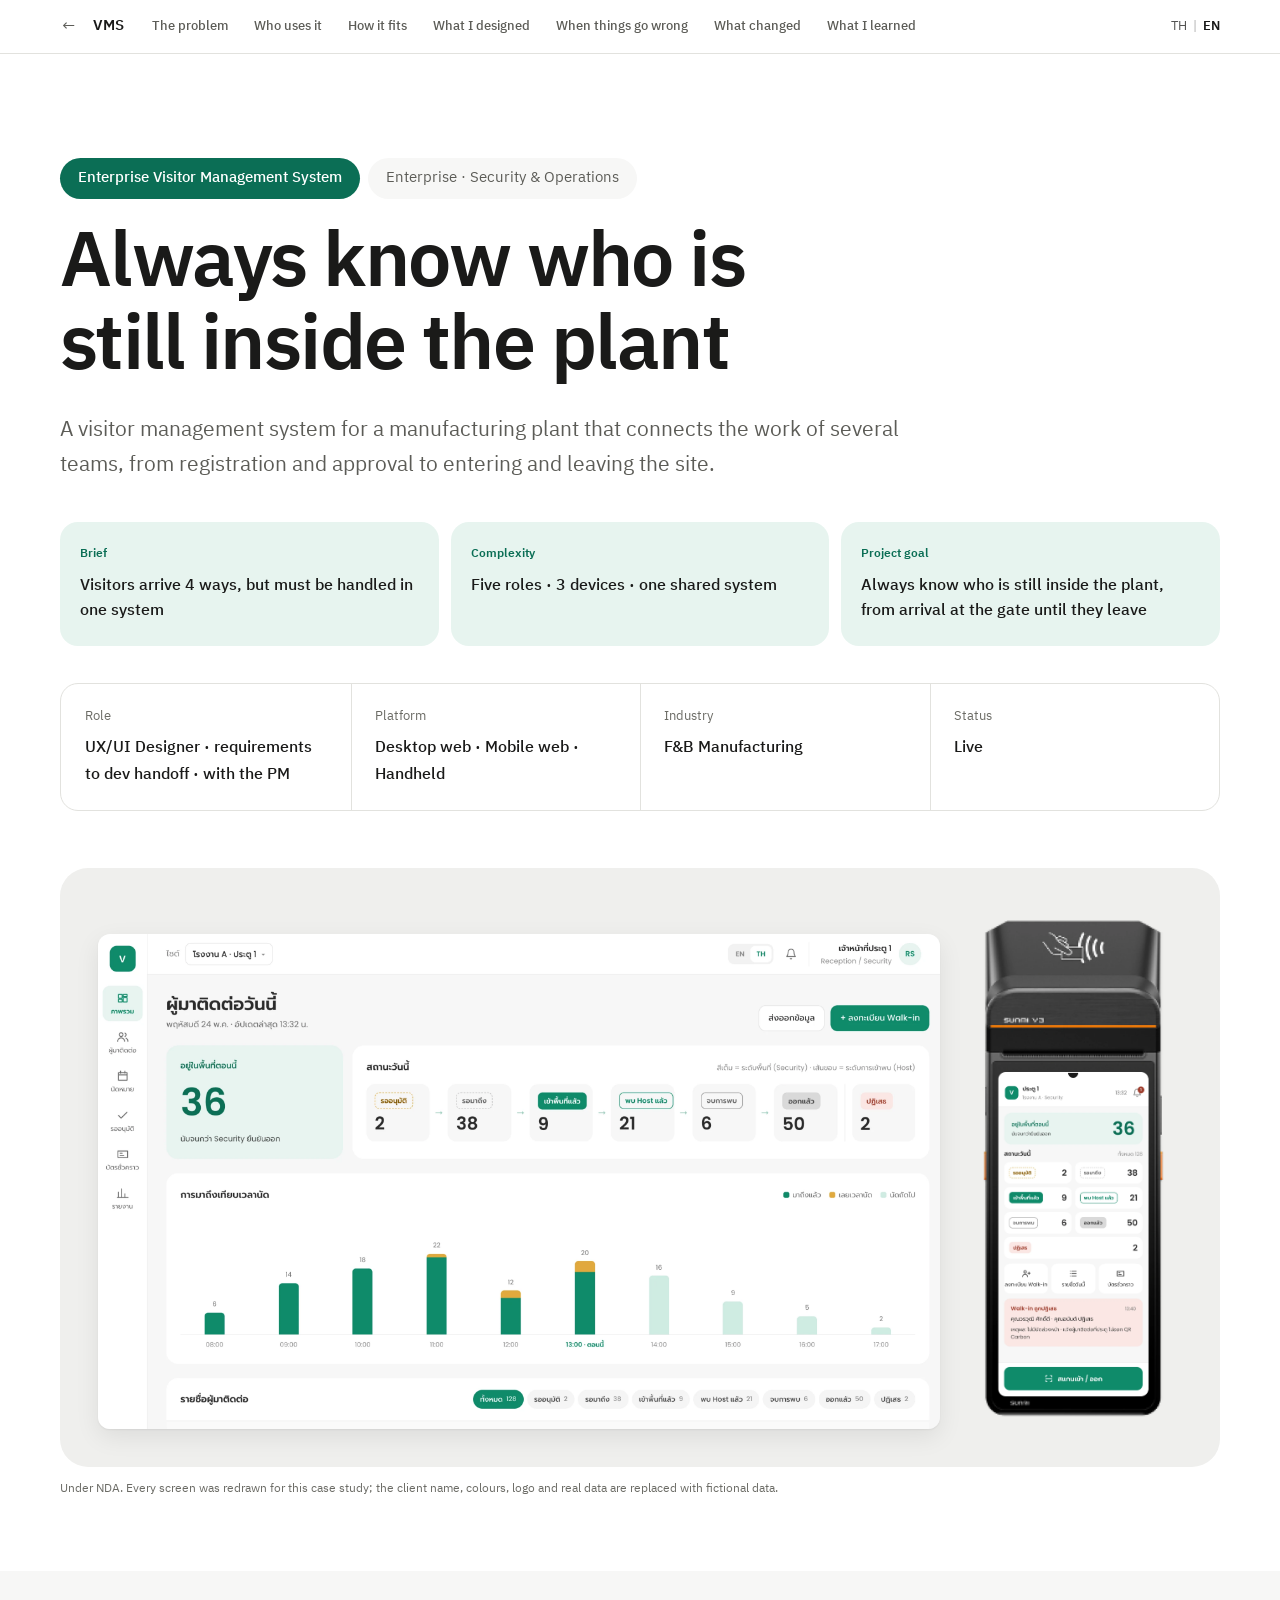
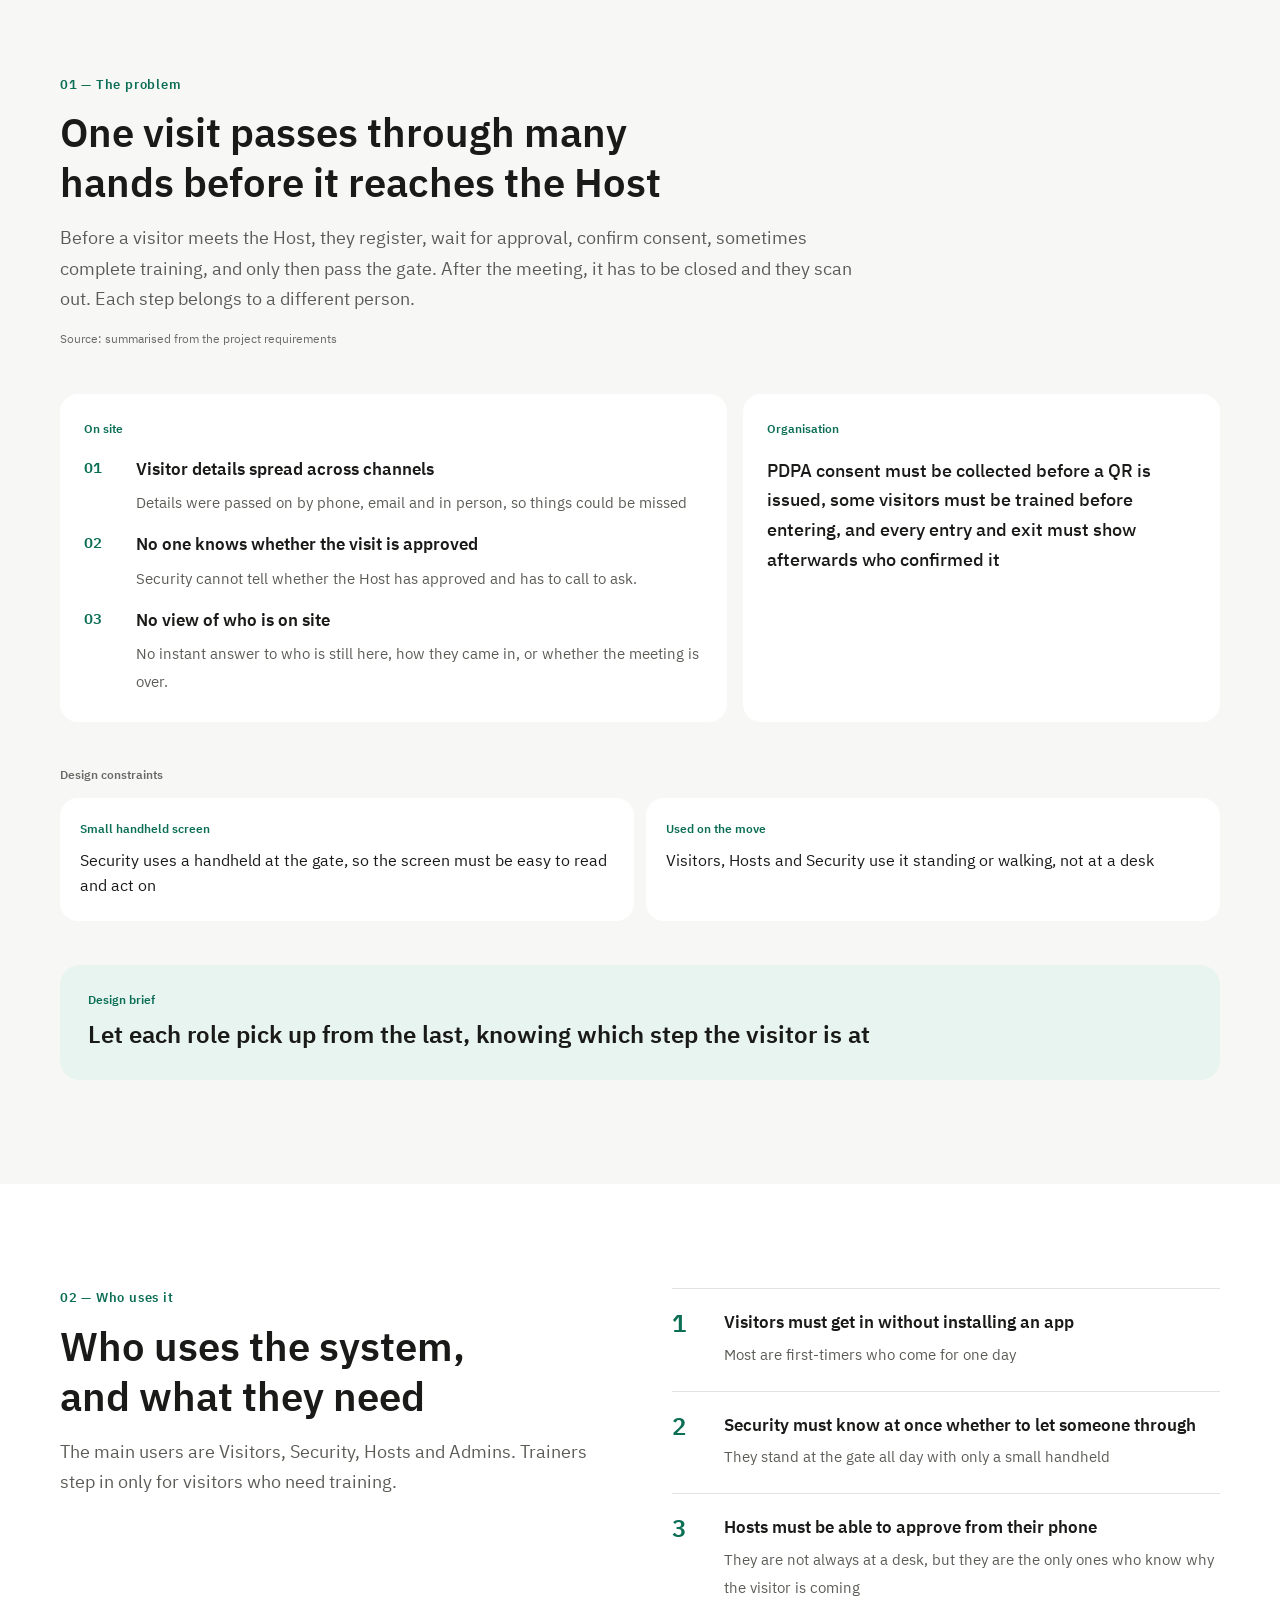
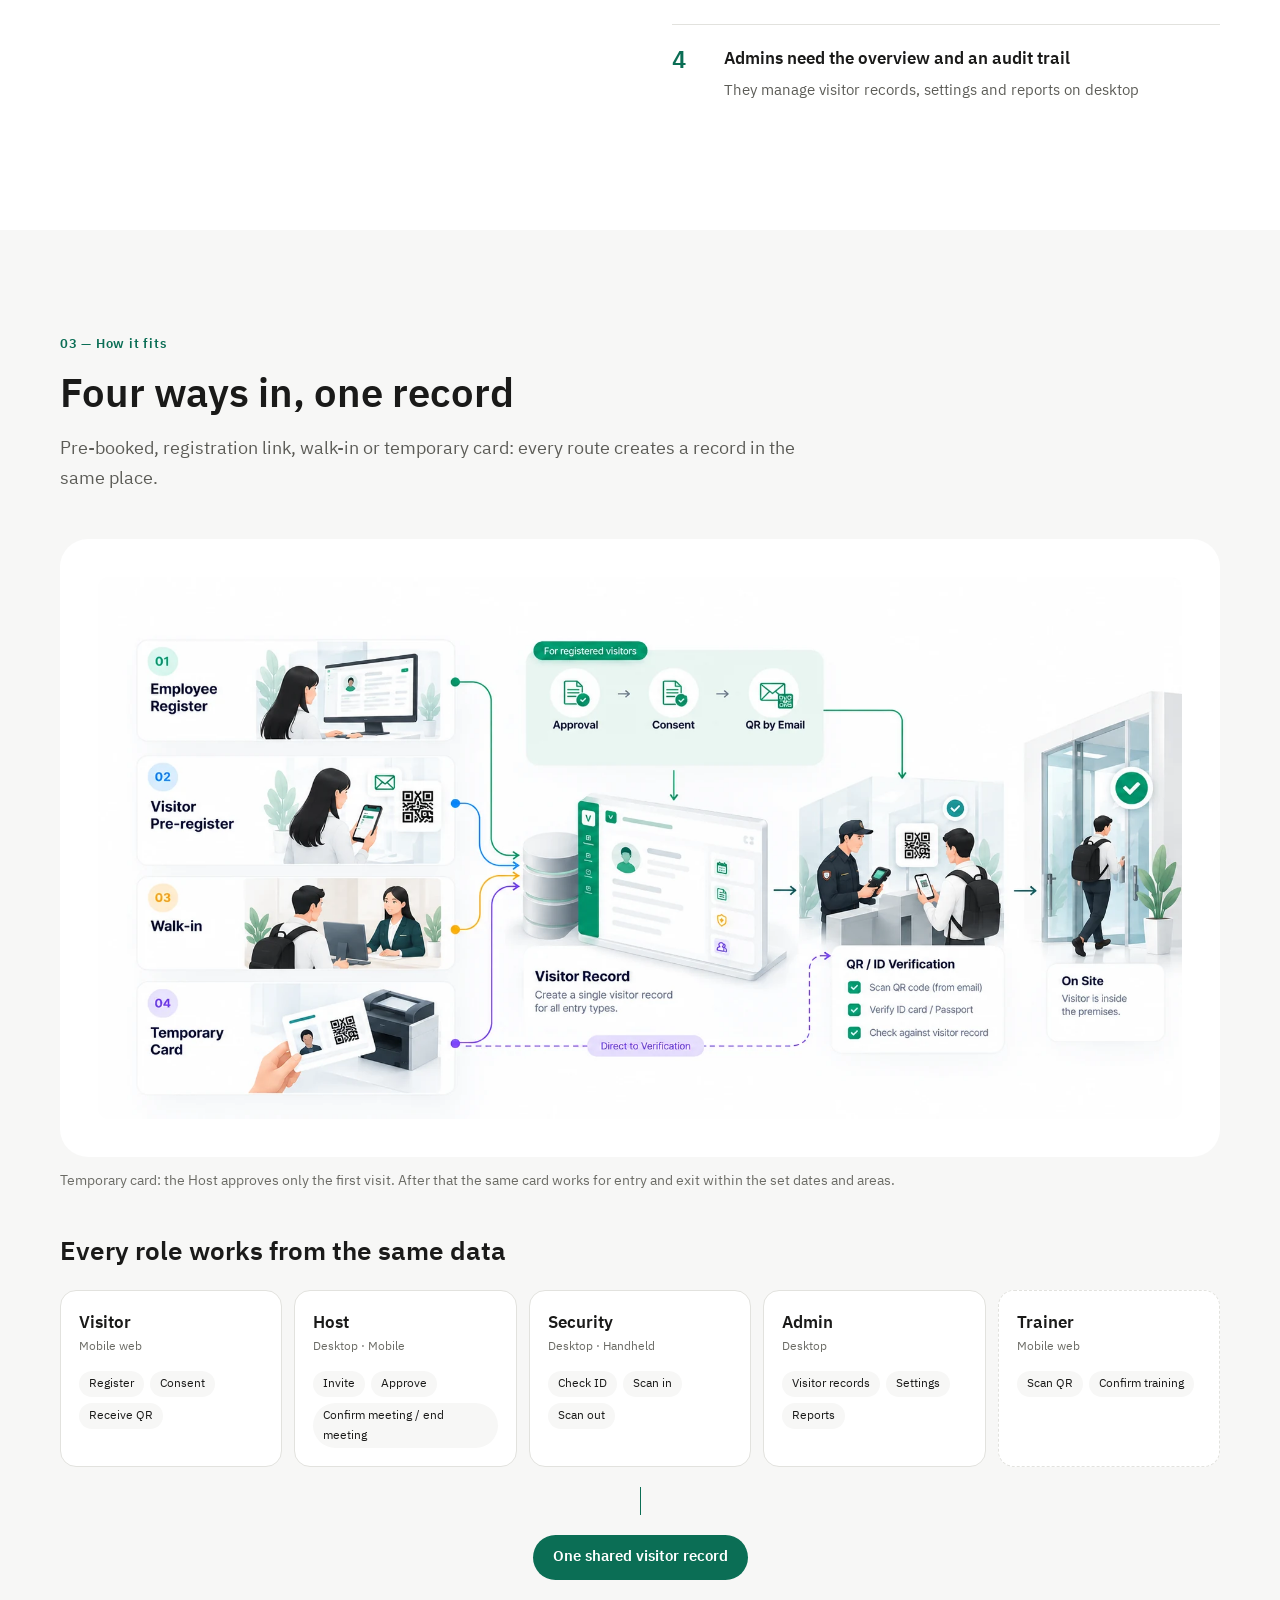
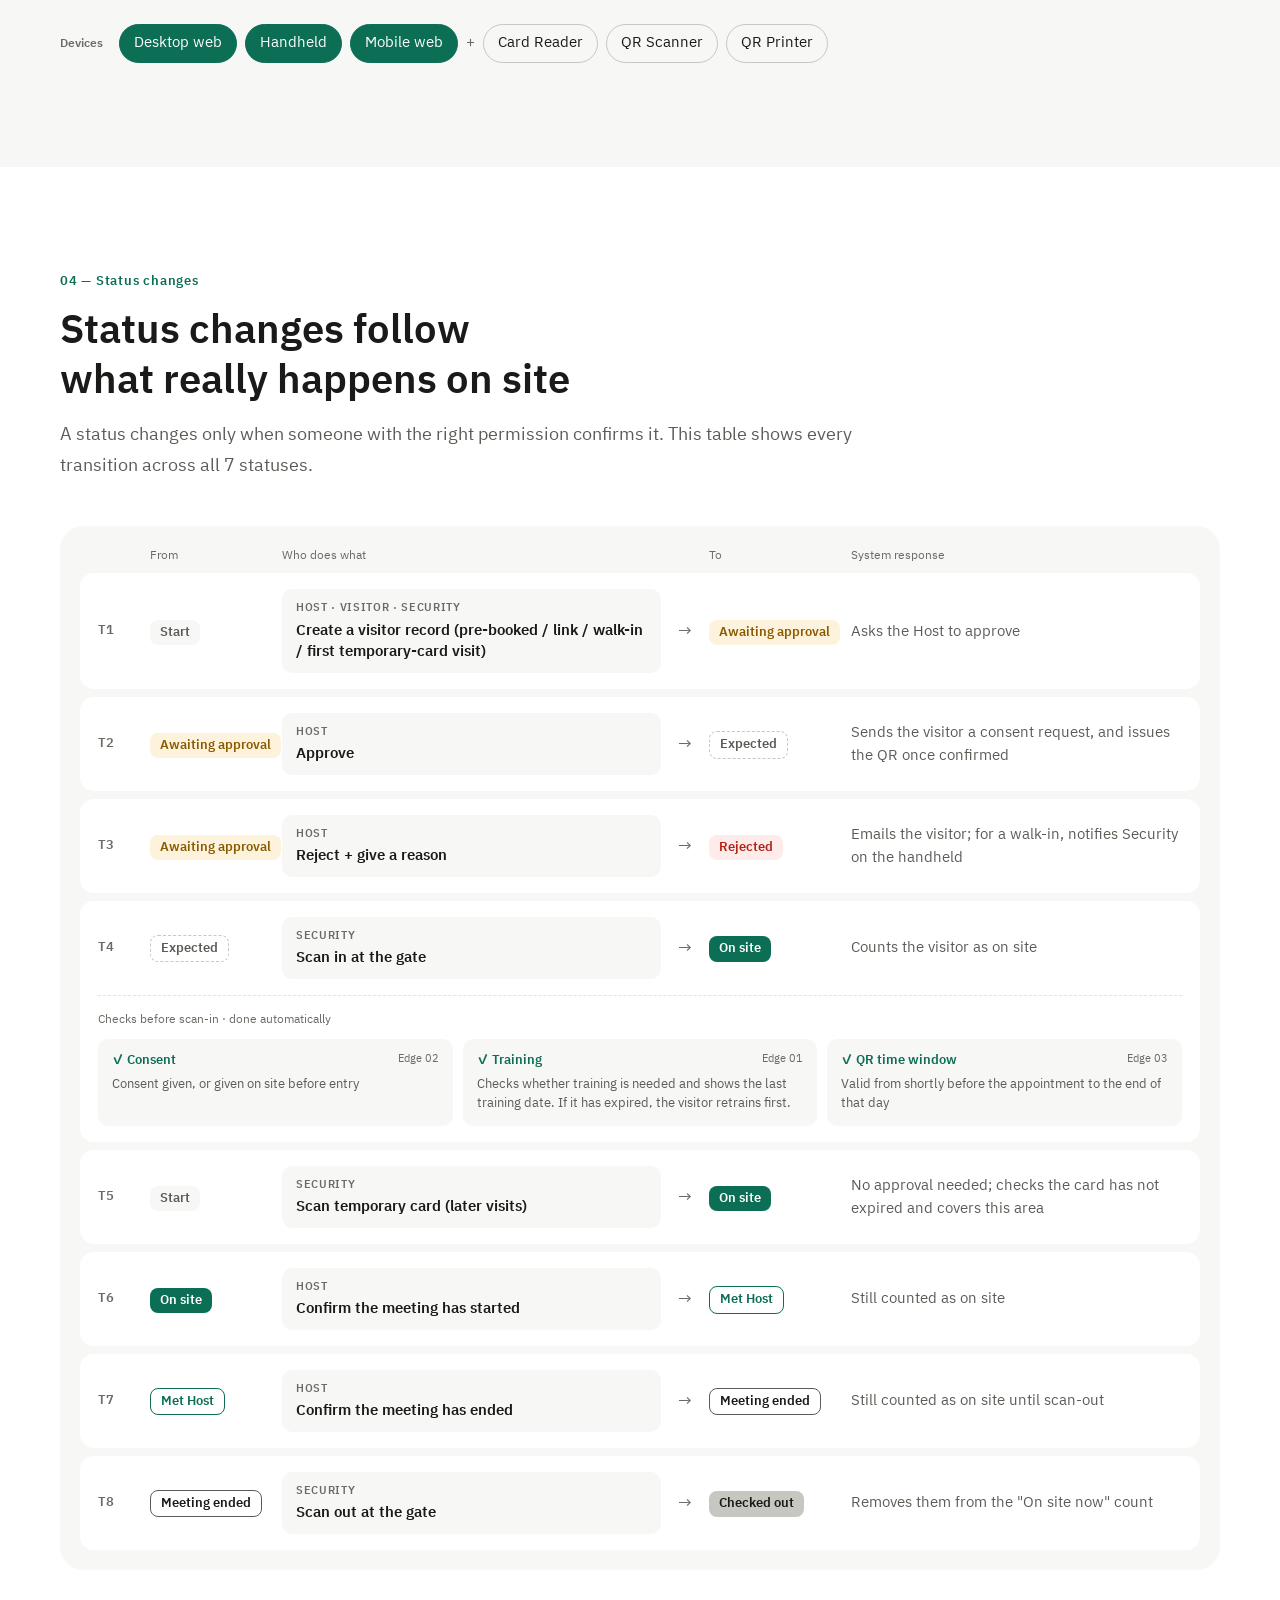
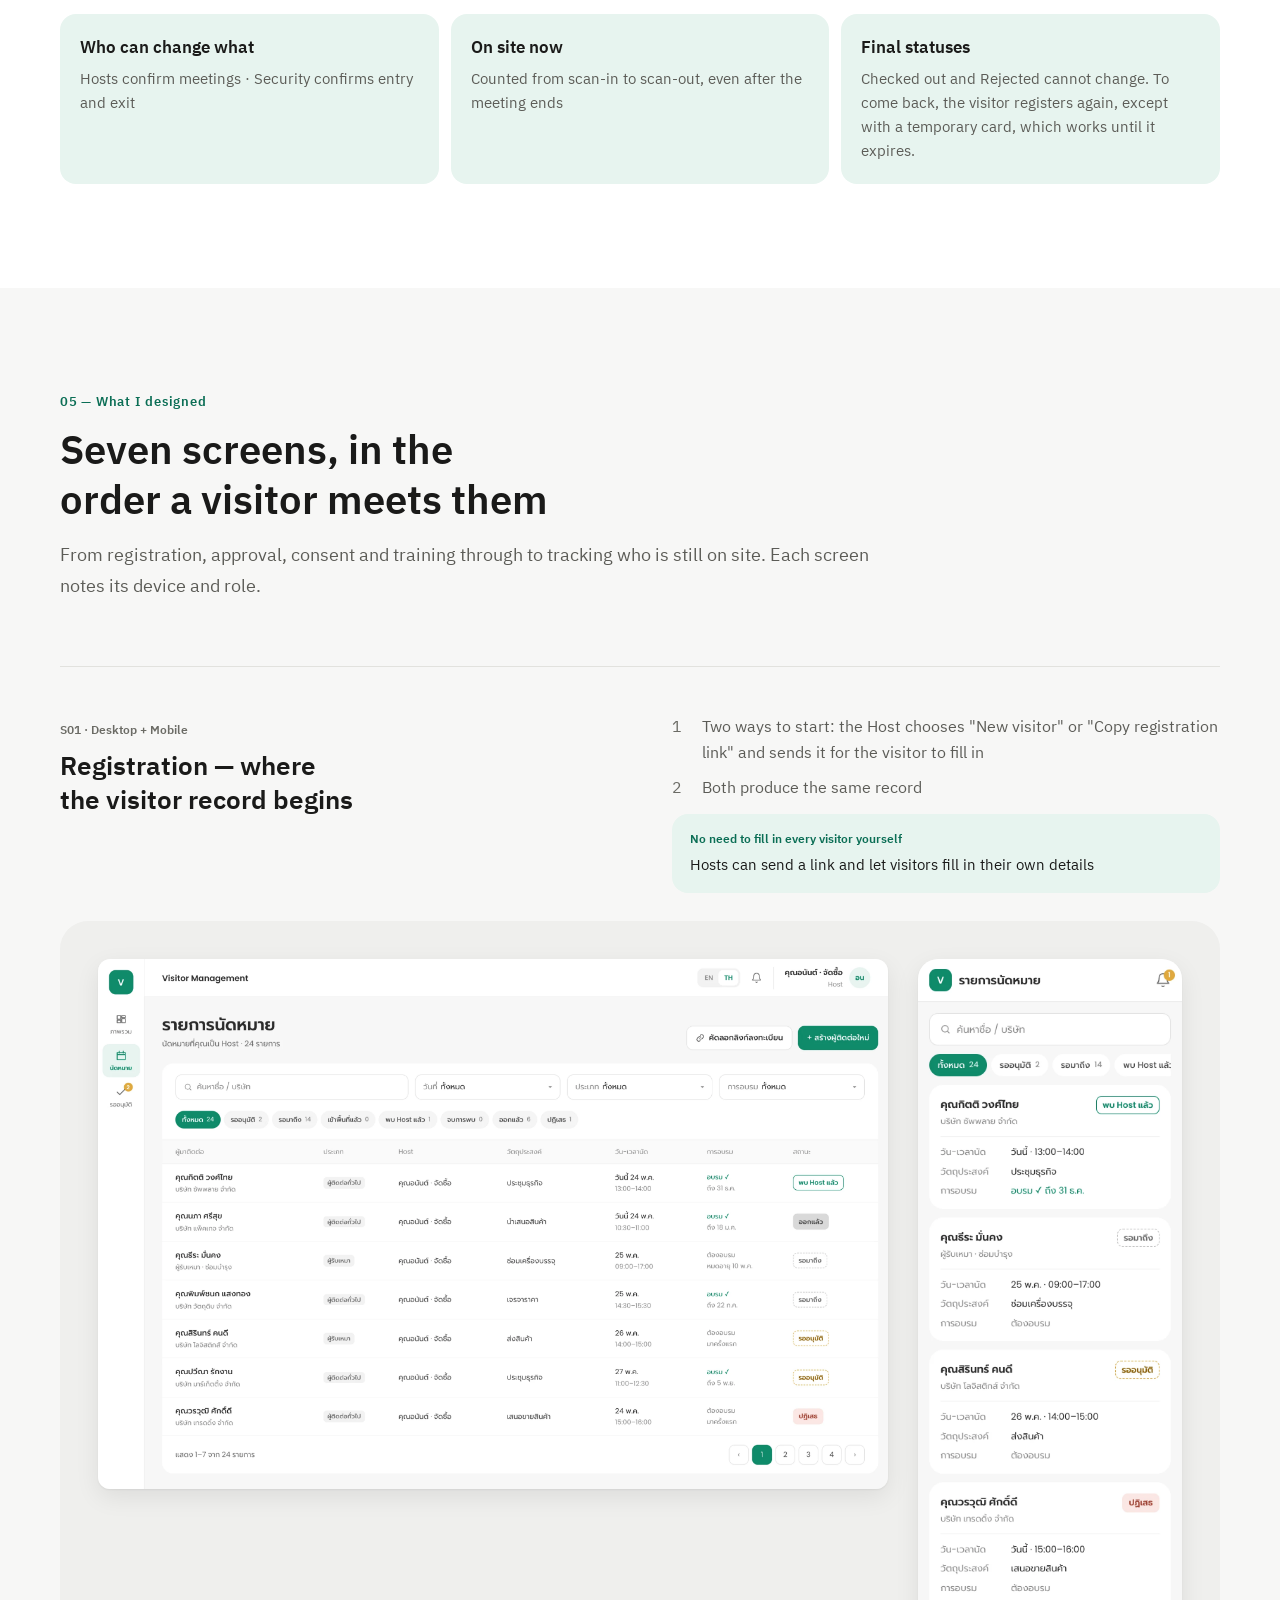
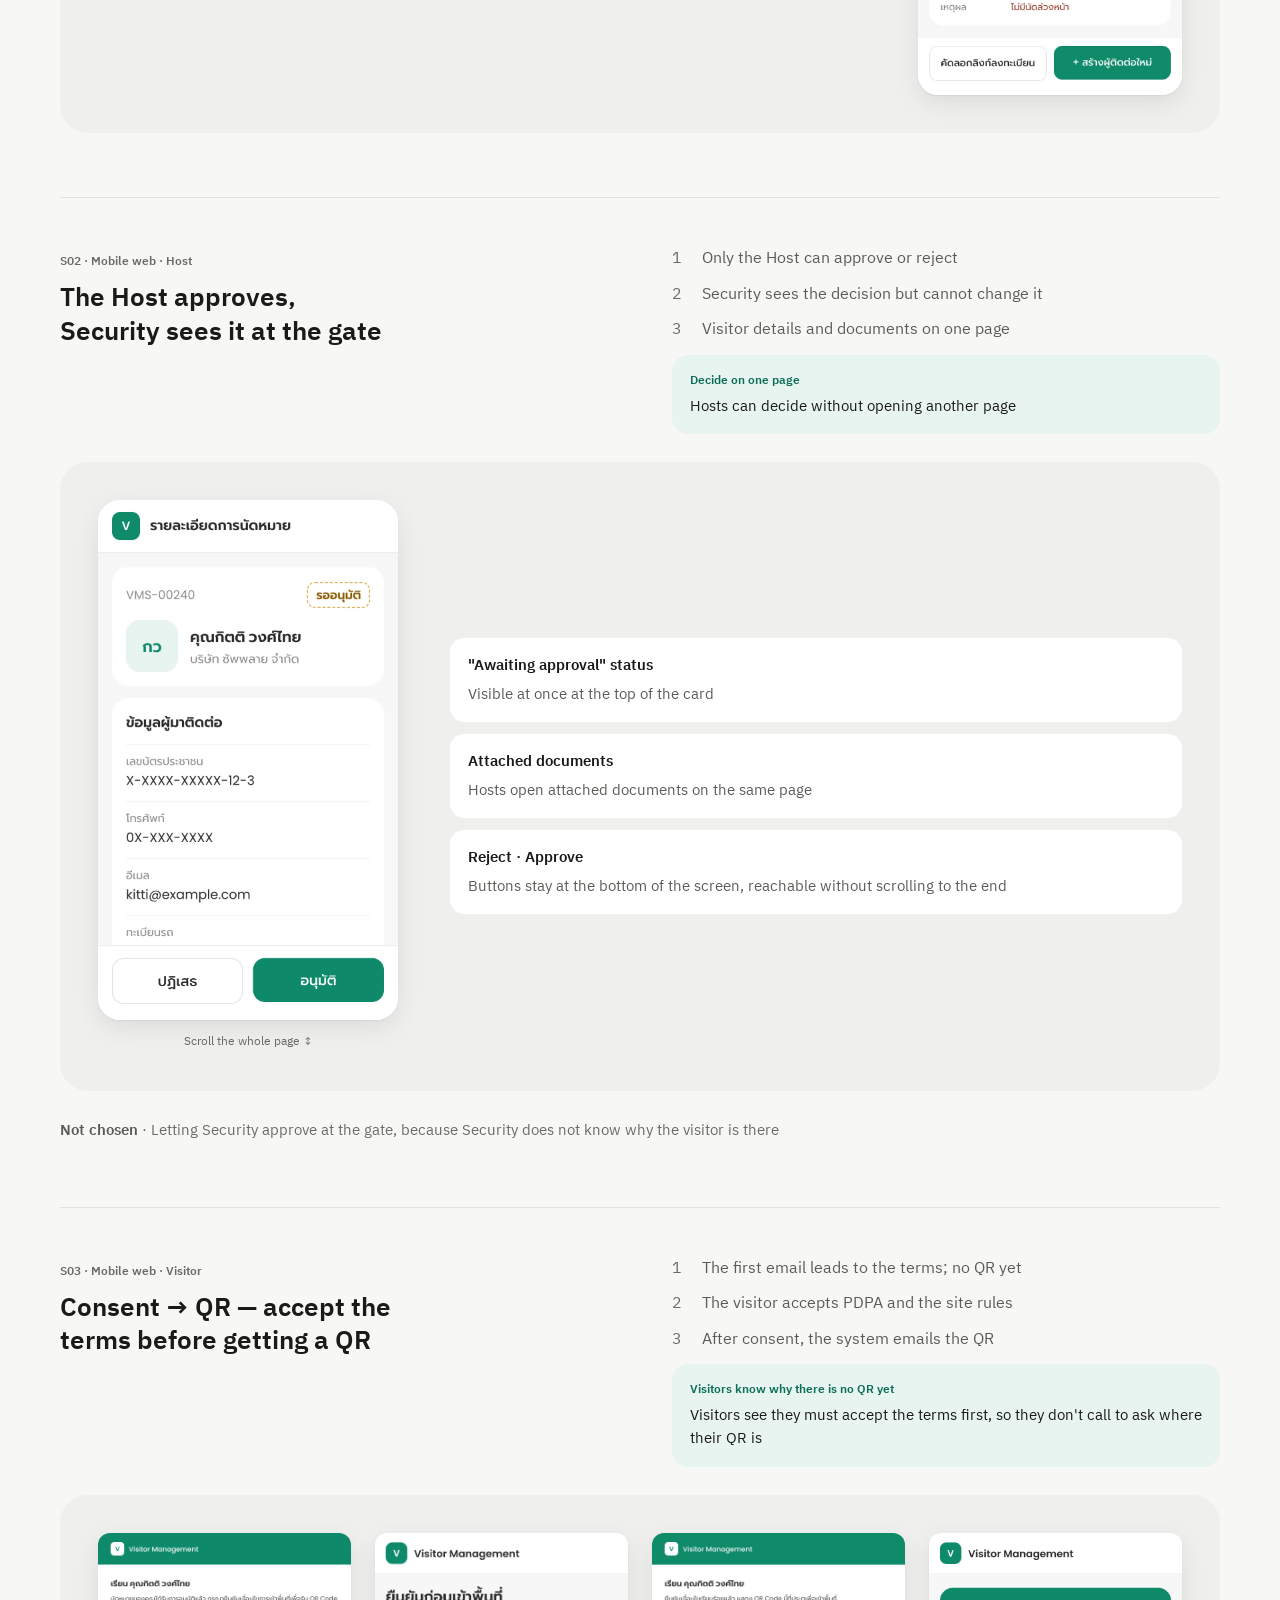
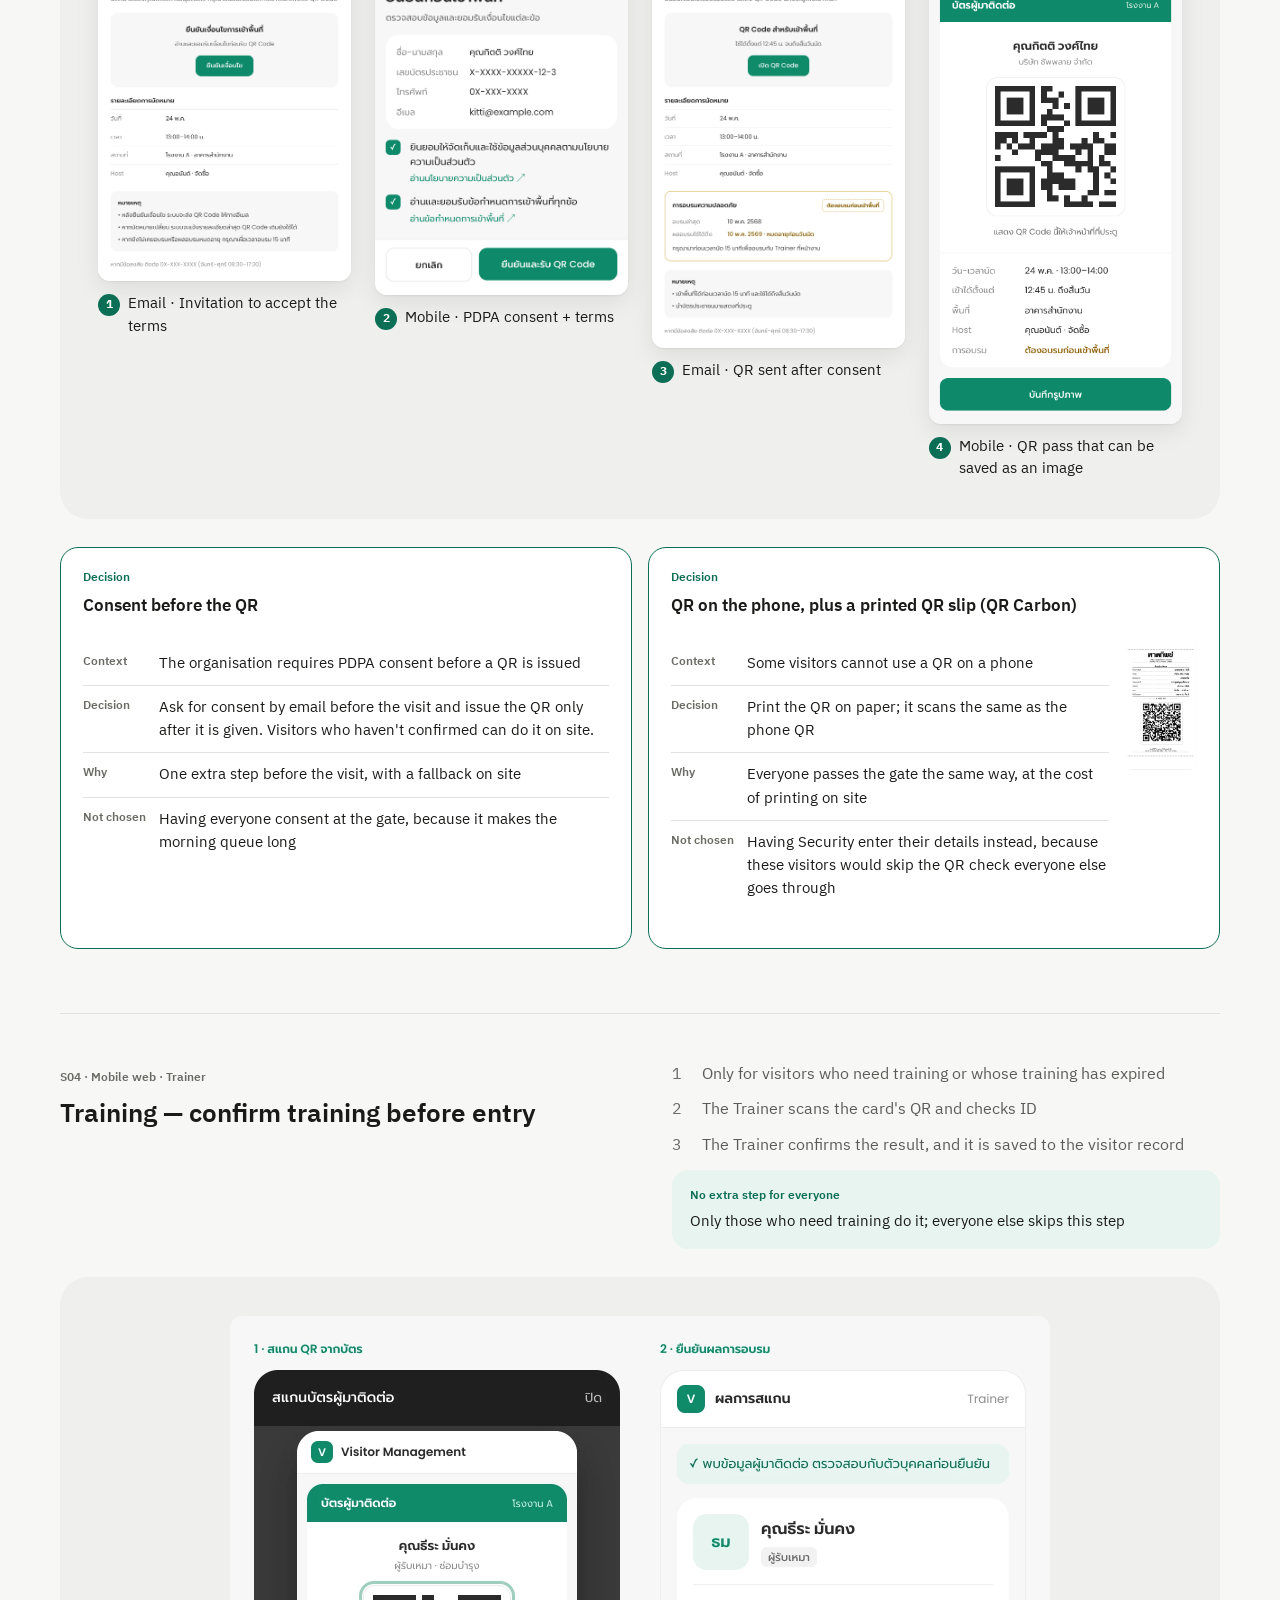
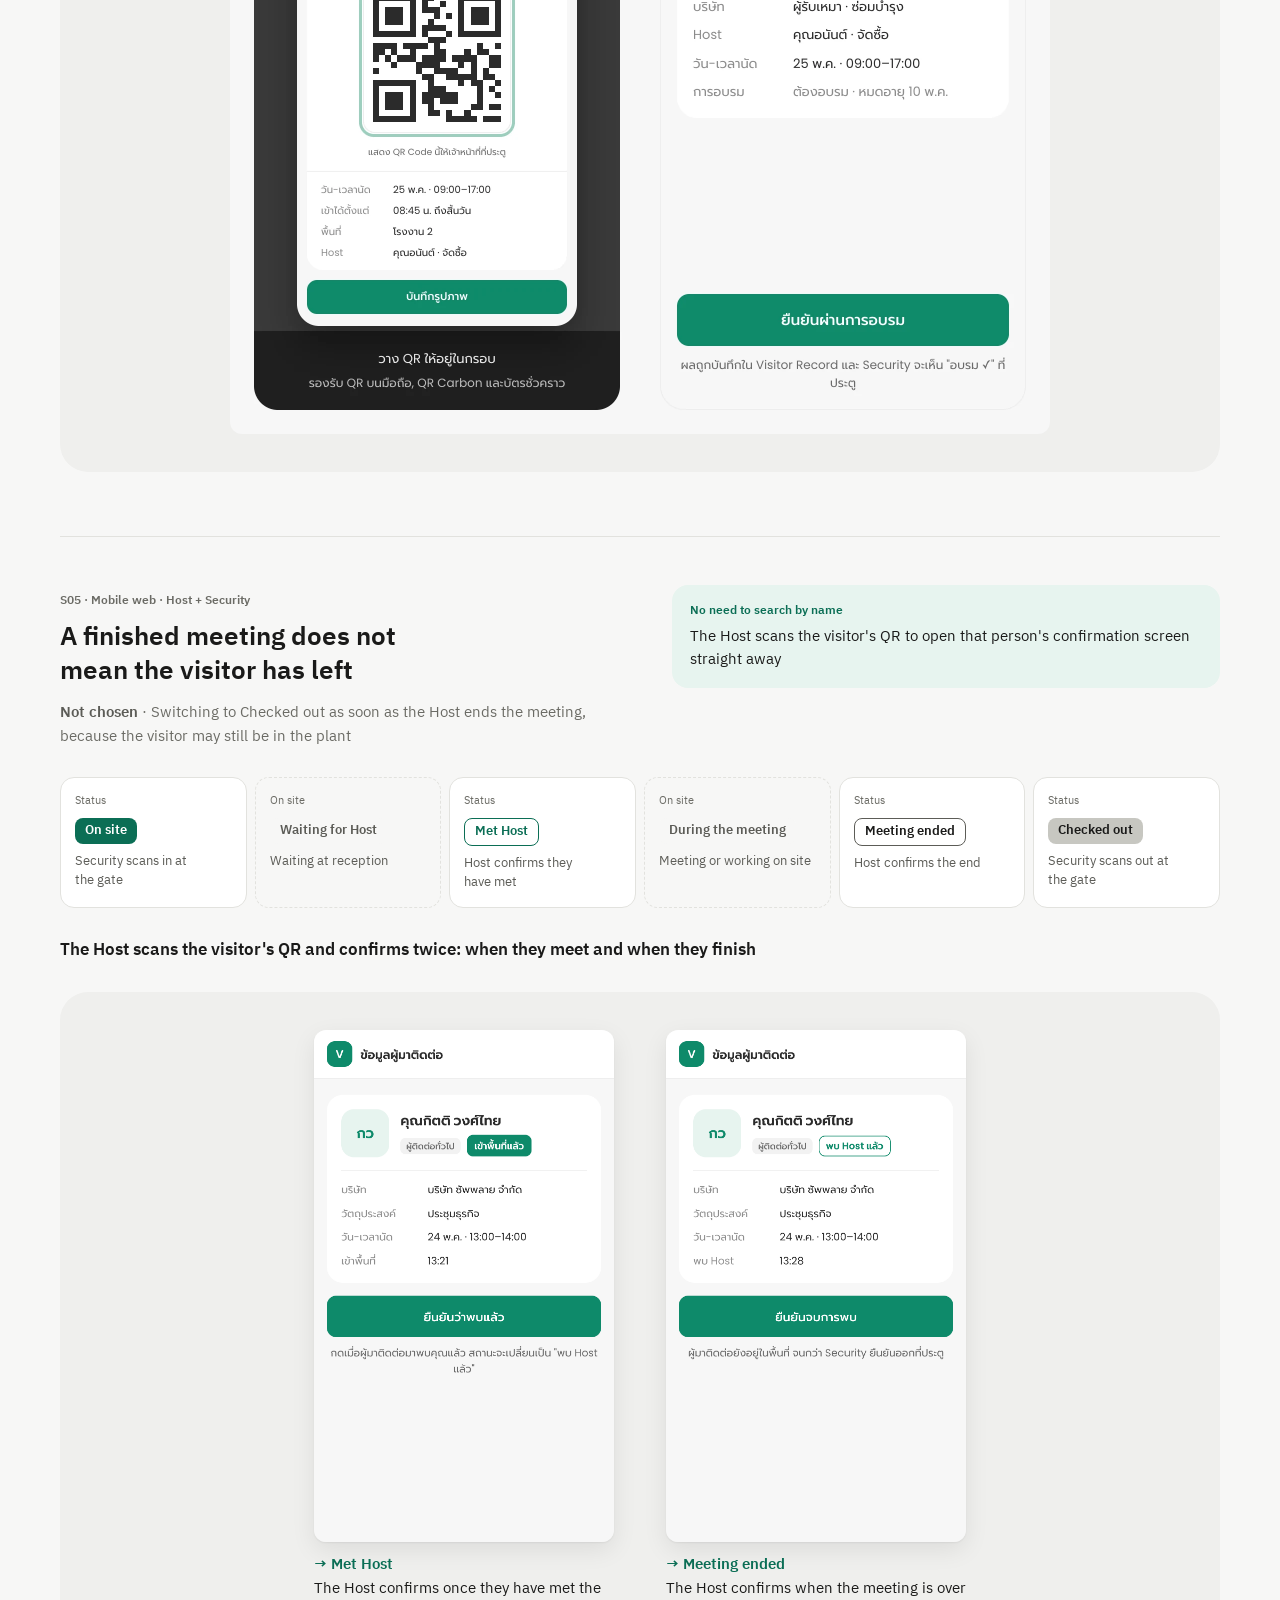
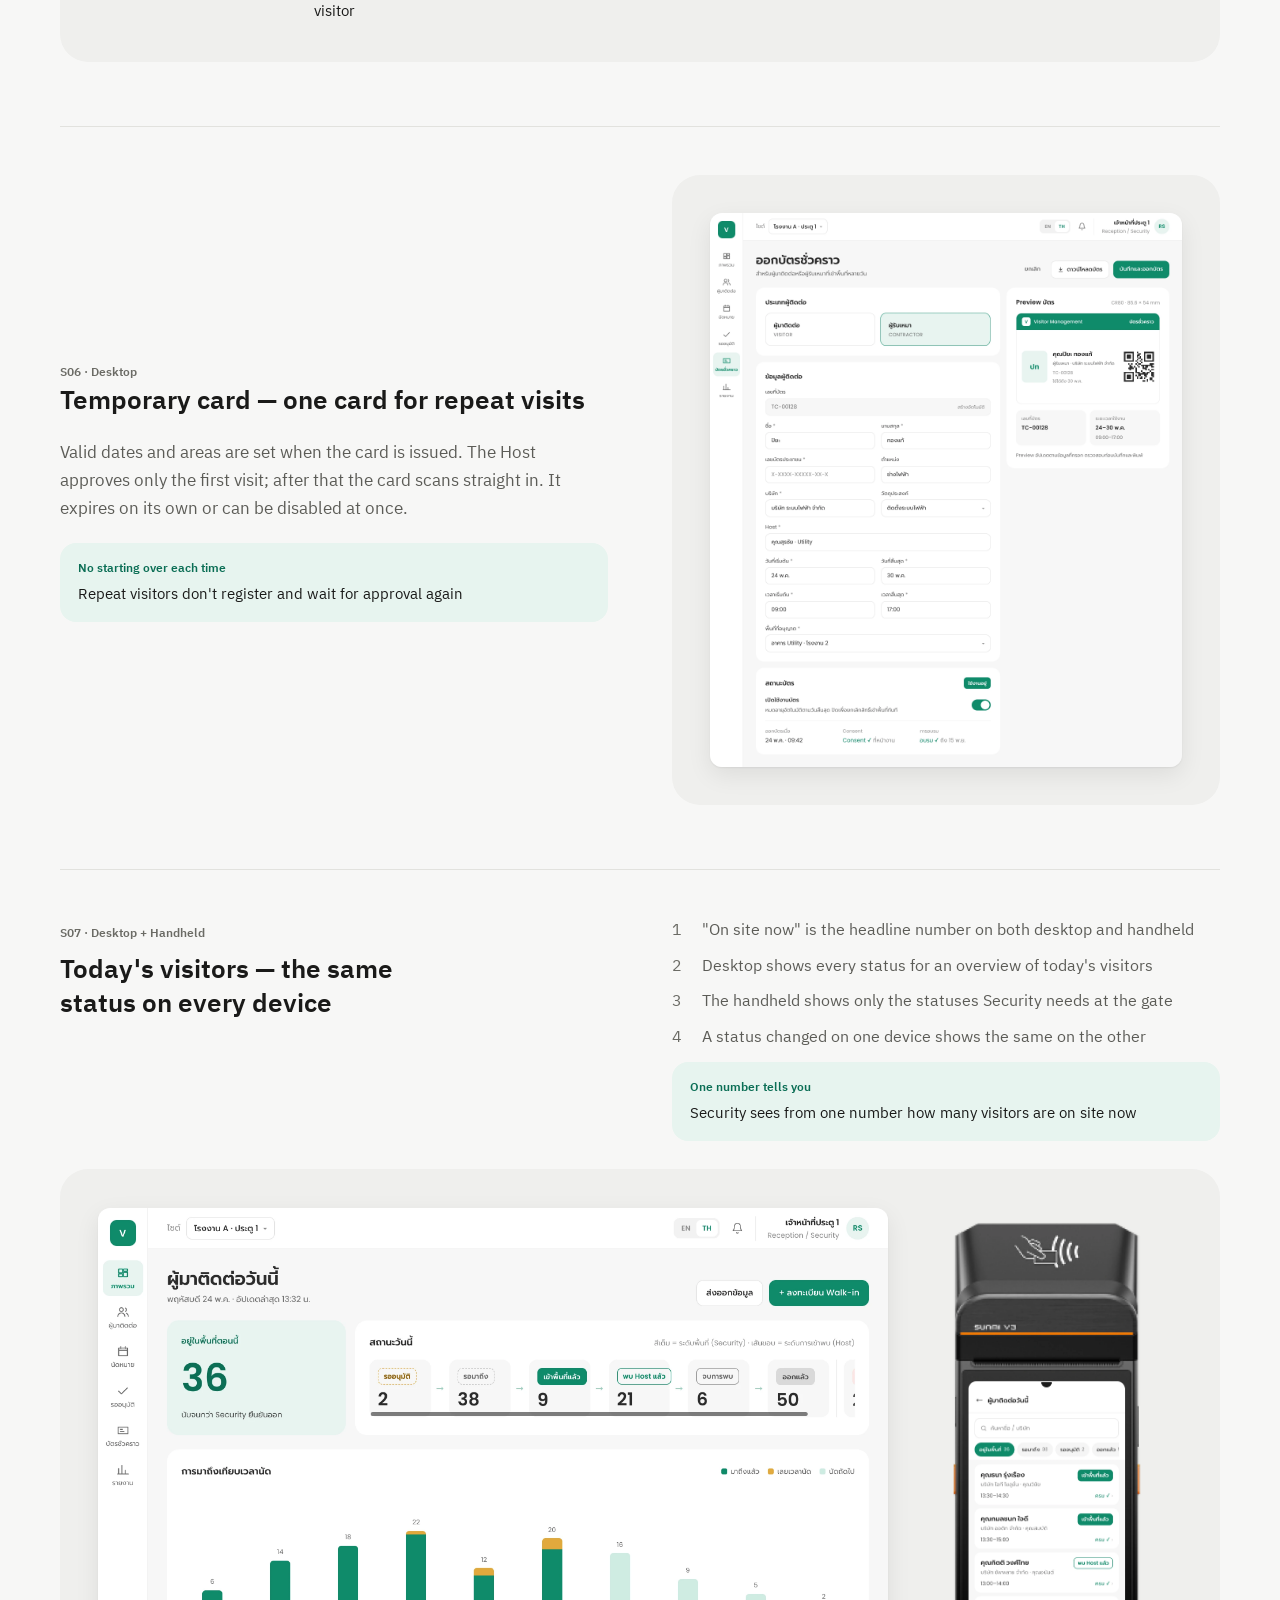
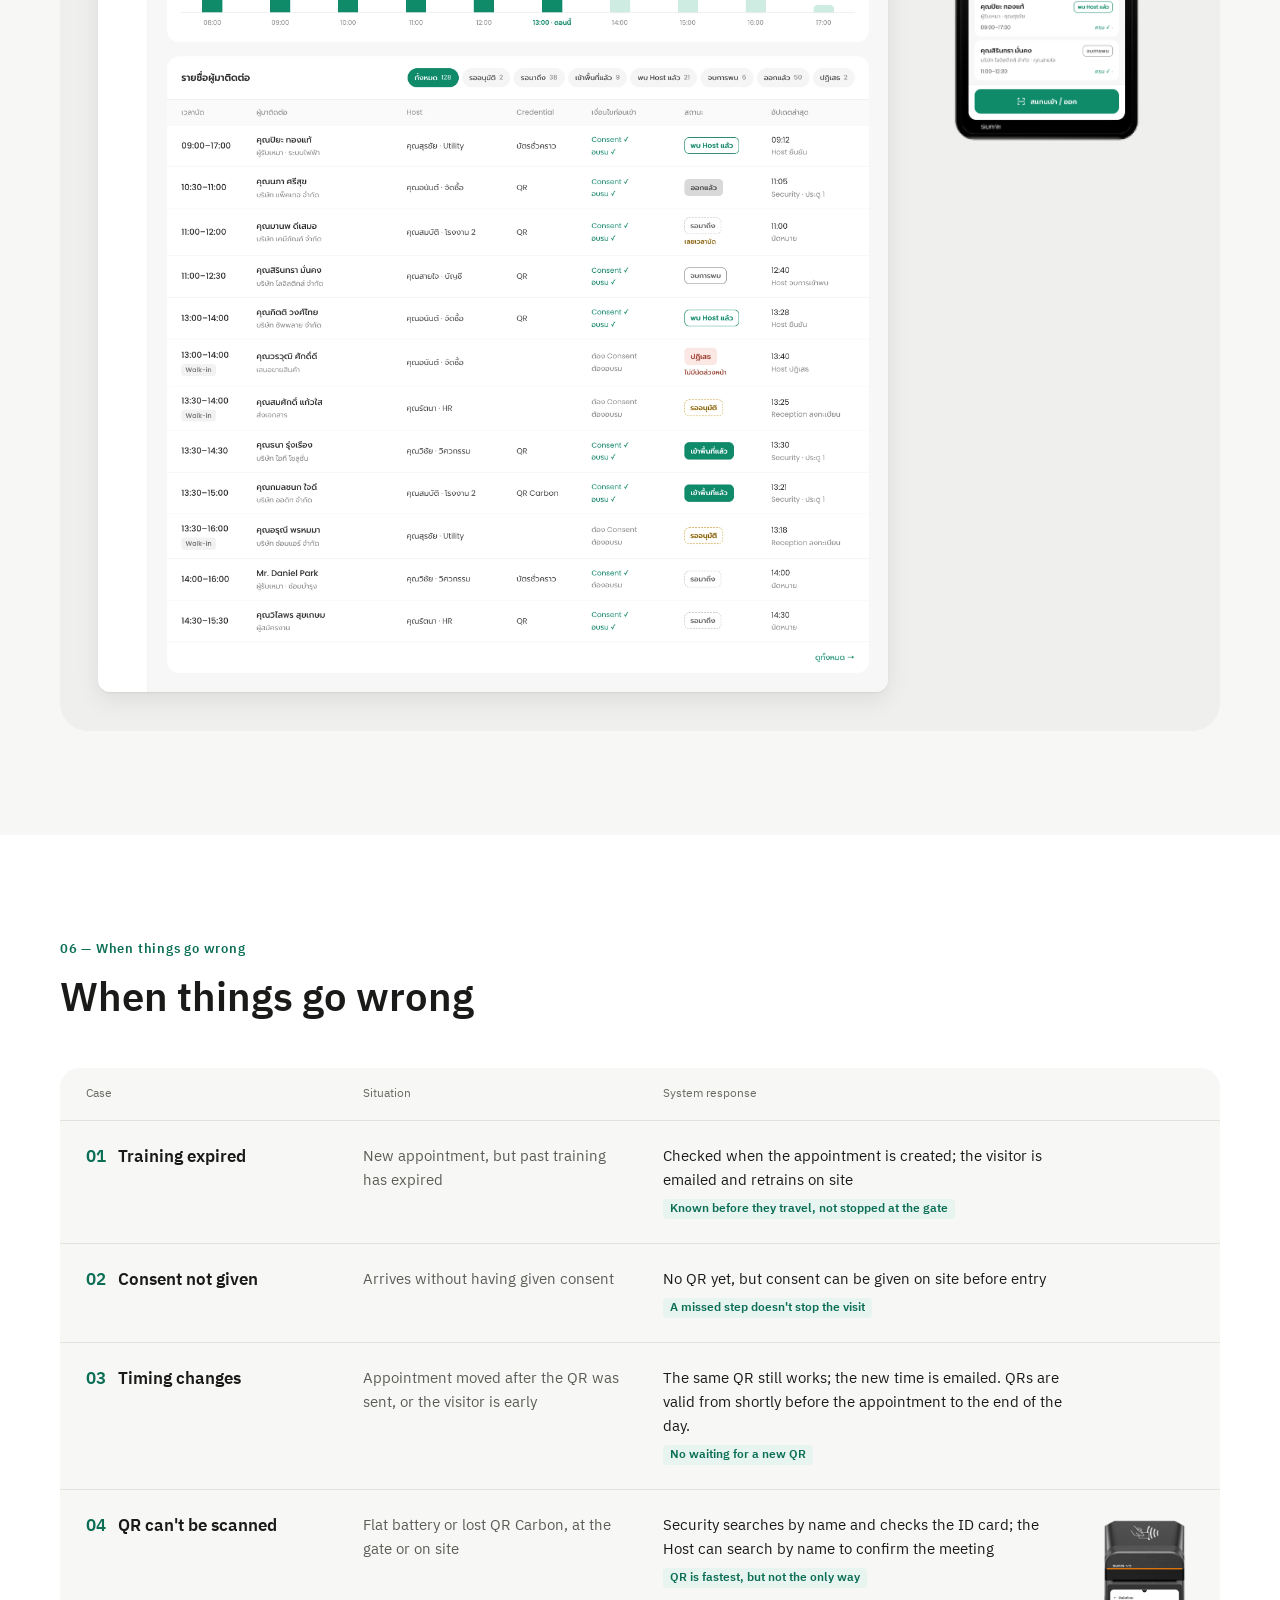
<file: vms-full.html>
<!doctype html>
<html lang="th" data-theme="light">
<head>
<meta charset="utf-8">
<meta name="viewport" content="width=device-width, initial-scale=1">
<title>Visitor Management — Case Study · Luksayaporn J.</title>
<meta name="description" content="How a visitor management system for a manufacturing plant lets every role see each visitor&#x27;s status, from the gate until they leave. Full case study by Luksayaporn J.">
<meta property="og:type" content="website">
<meta property="og:title" content="Visitor Management — Case Study · Luksayaporn J.">
<meta property="og:description" content="How a visitor management system for a manufacturing plant lets every role see each visitor&#x27;s status, from the gate until they leave. Full case study by Luksayaporn J.">
<meta property="og:url" content="https://luksayapornj-beep.github.io/vms-full.html">
<meta property="og:image" content="https://luksayapornj-beep.github.io/assets/og/og-card.jpg">
<meta name="twitter:card" content="summary_large_image">
<link rel="image_src" href="assets/og/og-card.jpg">
<link rel="icon" href="favicon.svg" type="image/svg+xml">
<link rel="preconnect" href="https://fonts.googleapis.com">
<link rel="preconnect" href="https://fonts.gstatic.com" crossorigin>
<link href="https://fonts.googleapis.com/css2?family=IBM+Plex+Sans+Thai:wght@400;500;600&family=IBM+Plex+Sans:wght@400;500;600&display=swap" rel="stylesheet">
<link rel="stylesheet" href="css/tokens.css">
<link rel="stylesheet" href="css/case-study.css">
<style>
  /* Case theme. Not in tokens.json yet. */
  :root {
    --case-accent: #0B6E55;
    --case-accent-strong: #0B6E55;
    --case-accent-soft: #E7F4EF;
    --case-on-accent: #FFFFFF;
    --case-alt: #6B55E0;
    --case-warn: #8A5A00;
    --case-warn-soft: #FDF3DD;
    --case-danger: #B42318;
    --case-danger-soft: #FDECEA;
    --case-device: #232628;
    --case-device-edge: #4A4F55;
  }
  @media (prefers-color-scheme: dark) {
    :root:not([data-theme="light"]) {
      --case-accent: #4FC19F;
      --case-accent-strong: #7AD4B8;
      --case-accent-soft: #15302A;
      --case-on-accent: #0B1A16;
      --case-alt: #A99BFF;
      --case-warn: #E3B25A;
      --case-warn-soft: #3A2E14;
      --case-danger: #F59A8F;
      --case-danger-soft: #3A1A17;
      --case-device: #2E3236;
    }
  }
  :root[data-theme="dark"] {
    --case-accent: #4FC19F;
    --case-accent-strong: #7AD4B8;
    --case-accent-soft: #15302A;
    --case-on-accent: #0B1A16;
    --case-alt: #A99BFF;
    --case-warn: #E3B25A;
    --case-warn-soft: #3A2E14;
    --case-danger: #F59A8F;
    --case-danger-soft: #3A1A17;
    --case-device: #2E3236;
  }

  /* Screens are drawn light, so they sit on a light stage in both themes */
  .shot { padding: clamp(16px, 3vw, 40px); border-radius: 28px; background: var(--color-bg-inset); }
  .shot img { width: 100%; border-radius: 12px; box-shadow: 0 1px 2px rgba(0,0,0,.06), 0 8px 24px rgba(0,0,0,.08); }
  .shot--pair { display: grid; grid-template-columns: minmax(0, 3fr) minmax(0, 1fr); gap: clamp(12px, 2.4vw, 32px); align-items: start; }
  .shot--pair .phone { border-radius: 20px; }
  .shot--narrow { max-width: 420px; margin: 0 auto; }
  .handheld { width: 100%; max-width: 220px; margin: 0 auto; box-shadow: none !important; }
  .hero-shot { display: grid; grid-template-columns: minmax(0, 3.2fr) minmax(0, 0.8fr); gap: clamp(12px, 2.4vw, 32px); align-items: end; }
  .hero-shot .handheld { box-shadow: none; max-width: none; }
  @media (max-width: 640px) {
    .shot--pair, .hero-shot { grid-template-columns: 1fr; }
    .shot--pair .phone { max-width: 260px; margin: 0 auto; }
    .hero-shot .handheld { display: none; }
  }

  /* Solution rows */
  .sol { display: flex; flex-direction: column; gap: 28px; padding-top: 48px; border-top: 1px solid var(--color-border); }
  .sol__head { display: grid; grid-template-columns: repeat(auto-fit, minmax(min(100%, 340px), 1fr)); gap: 20px 64px; align-items: start; }
  .sol__head .h3 { margin-top: 8px; }
  .why-not { font-size: var(--font-size-sm); line-height: 1.6; color: var(--color-text-faint); }
  .why-not b { color: var(--color-text-muted); font-weight: var(--font-weight-semibold); }

  /* S02: long phone screen that scrolls inside a frame */
  .scroller { display: grid; grid-template-columns: minmax(0, 300px) minmax(0, 1fr); gap: clamp(20px, 4vw, 56px); align-items: center; }
  .phone-scroll { position: relative; border-radius: 22px; overflow: hidden; background: #FFFFFF; box-shadow: 0 1px 2px rgba(0,0,0,.06), 0 8px 24px rgba(0,0,0,.08); }
  .phone-scroll__body { height: 520px; overflow-y: auto; overscroll-behavior: contain; }
  .phone-scroll__body img, .phone-scroll__bar { border-radius: 0 !important; box-shadow: none !important; }
  .phone-scroll__bar { position: absolute; left: 0; right: 0; bottom: 0; }
  .phone-scroll__body::after { content: ""; display: block; height: 70px; }
  .callouts { display: flex; flex-direction: column; gap: 12px; }
  .callouts > div { display: flex; flex-direction: column; gap: 4px; padding: 16px 18px; border-radius: 14px; background: var(--color-bg); }
  .callouts b { font-size: 15px; color: var(--color-text); font-weight: var(--font-weight-semibold); }
  .callouts span { font-size: var(--font-size-sm); line-height: 1.55; }
  @media (max-width: 720px) { .scroller { grid-template-columns: 1fr; } .phone-scroll { max-width: 300px; margin: 0 auto; width: 100%; } }

  /* Numbered step figures */
  .flow-figs { display: grid; grid-template-columns: repeat(4, minmax(0, 1fr)); gap: clamp(12px, 2vw, 24px); align-items: start; }
  .flow-figs figure { display: flex; flex-direction: column; gap: 12px; }
  .flow-figs figcaption, .pair-figs figcaption { display: flex; gap: 8px; align-items: baseline; font-size: var(--font-size-sm); line-height: 1.5; color: var(--color-text); }
  .flow-figs figcaption b { flex: none; width: 22px; height: 22px; border-radius: 50%; background: var(--case-accent); color: var(--case-on-accent); font-size: 12px; display: grid; place-items: center; }
  @media (max-width: 900px) { .flow-figs { grid-template-columns: repeat(2, minmax(0, 1fr)); } }
  .pair-figs { display: grid; grid-template-columns: repeat(2, minmax(0, 300px)); justify-content: center; gap: clamp(16px, 4vw, 64px); }
  .pair-figs figure { display: flex; flex-direction: column; gap: 12px; }
  .pair-figs figcaption { flex-direction: column; gap: 2px; }
  .pair-figs figcaption b { color: var(--case-accent); font-weight: var(--font-weight-semibold); }
  @media (max-width: 560px) { .pair-figs { grid-template-columns: 1fr; } }

  /* Decision cards */
  .decisions { display: grid; grid-template-columns: repeat(auto-fit, minmax(min(100%, 420px), 1fr)); gap: 16px; }
  .decision-card { display: flex; flex-direction: column; gap: 6px; padding: 20px 22px; border-radius: 18px; border: 1px solid var(--case-accent); background: var(--color-bg); }
  .decision-card__title { font-size: 17px; font-weight: var(--font-weight-semibold); color: var(--color-text); line-height: 1.45; }
  .decision-card .decision { padding: 0; background: none; }
  .decision-card .decision > div { grid-template-columns: 64px minmax(0, 1fr); }
  .decision-card__media { display: grid; grid-template-columns: minmax(0, 1fr) 72px; gap: 16px; align-items: start; }
  .decision-card__media img { border-radius: 8px; margin-top: 10px; }

  /* Users list */
  .needs { display: flex; flex-direction: column; }
  .needs li { display: grid; grid-template-columns: 40px minmax(0, 1fr); gap: 4px 12px; padding: 22px 0; border-top: 1px solid var(--color-border); }
  .needs .no { font-size: 24px; font-weight: var(--font-weight-semibold); color: var(--case-accent); line-height: 1.2; }
  .needs .t { display: block; font-size: 17px; font-weight: var(--font-weight-semibold); color: var(--color-text); line-height: 1.5; margin-bottom: 4px; }
  .needs .b { font-size: var(--font-size-sm); line-height: 1.6; }

  /* Problem cards */
  .problem-grid { display: grid; grid-template-columns: minmax(0, 1.4fr) minmax(0, 1fr); gap: 16px; }
  @media (max-width: 820px) { .problem-grid { grid-template-columns: 1fr; } }
  .problem-grid .card { padding: 26px 24px; gap: 18px; }
  .problem-grid .numbered { grid-template-columns: 1fr; gap: 16px; }
  .design-brief { padding: 26px 28px; border-radius: 20px; background: var(--case-accent-soft); display: flex; flex-direction: column; gap: 8px; }
  .design-brief p { font-size: clamp(19px, 2vw, 24px); line-height: 1.45; font-weight: var(--font-weight-semibold); color: var(--color-text); }

  /* Role → shared record */
  .roles { display: grid; grid-template-columns: repeat(5, minmax(0, 1fr)); gap: 12px; }
  .role { display: flex; flex-direction: column; gap: 14px; padding: 18px; border-radius: 16px; background: var(--color-bg); border: 1px solid var(--color-border); }
  .role--sub { border-style: dashed; }
  .role__name { font-size: 17px; font-weight: var(--font-weight-semibold); color: var(--color-text); }
  .role__dev { font-size: 12px; color: var(--color-text-faint); }
  .role__acts { display: flex; flex-wrap: wrap; gap: 6px; }
  .role__acts span { padding: 3px 10px; border-radius: var(--radius-full); background: var(--color-bg-subtle); font-size: 12px; color: var(--color-text); }
  .record { align-self: center; padding: 10px 20px; border-radius: var(--radius-full); background: var(--case-accent); color: var(--case-on-accent); font-size: var(--font-size-sm); font-weight: var(--font-weight-semibold); }
  .record-line { width: 1px; height: 28px; background: var(--case-accent); align-self: center; }
  @media (max-width: 960px) { .roles { grid-template-columns: repeat(2, minmax(0, 1fr)); } }
  @media (max-width: 480px) { .roles { grid-template-columns: 1fr; } }
  .devices { display: flex; flex-wrap: wrap; align-items: center; gap: 8px; font-size: var(--font-size-sm); }
  .devices .chip { padding: 6px 14px; border-radius: var(--radius-full); border: 1px solid var(--color-border-strong); color: var(--color-text); }
  .devices .chip--on { background: var(--case-accent); border-color: var(--case-accent); color: var(--case-on-accent); }

  /* Status chips (shared by transitions, lifecycle) */
  .st { display: inline-block; padding: 3px 10px; border-radius: 8px; font-size: 13px; font-weight: var(--font-weight-semibold); line-height: 1.5; white-space: nowrap; background: var(--color-bg-subtle); color: var(--color-text-muted); }
  .st--wait { background: var(--case-warn-soft); color: var(--case-warn); }
  .st--due { border: 1px dashed var(--color-border-strong); background: transparent; }
  .st--in { background: var(--case-accent); color: var(--case-on-accent); }
  .st--met { border: 1.5px solid var(--case-accent); background: transparent; color: var(--case-accent); }
  .st--end { border: 1.5px solid var(--color-text-muted); background: transparent; color: var(--color-text); }
  .st--out { background: var(--color-border-strong); color: var(--color-text); }
  .st--no { background: var(--case-danger-soft); color: var(--case-danger); }

  /* State transition table */
  .tx { display: flex; flex-direction: column; gap: 8px; }
  .tx__row { display: grid; grid-template-columns: 40px 120px minmax(0, 1.6fr) 24px 130px minmax(0, 1.4fr); gap: 12px; align-items: center; padding: 16px 18px; border-radius: 14px; background: var(--color-bg); }
  .tx__head { background: none; padding-block: 0; font-size: 12px; color: var(--color-text-faint); }
  .tx__id { font-size: 13px; font-weight: var(--font-weight-semibold); color: var(--color-text-faint); }
  .tx__act { display: flex; flex-direction: column; gap: 2px; padding: 10px 14px; border-radius: 10px; background: var(--color-bg-subtle); }
  .tx__who { font-size: 11px; font-weight: var(--font-weight-semibold); letter-spacing: 0.06em; color: var(--color-text-faint); }
  .tx__what { font-size: 15px; font-weight: var(--font-weight-semibold); color: var(--color-text); line-height: 1.45; }
  .tx__arrow { color: var(--color-text-faint); text-align: center; }
  .tx__sys { font-size: var(--font-size-sm); line-height: 1.55; }
  .tx__checks { grid-column: 1 / -1; display: flex; flex-direction: column; gap: 10px; margin-top: 4px; padding-top: 14px; border-top: 1px dashed var(--color-border); }
  .tx__checks > span { font-size: 12px; color: var(--color-text-faint); }
  .tx__checks > div { display: grid; grid-template-columns: repeat(3, minmax(0, 1fr)); gap: 10px; }
  .tx__check { display: flex; flex-direction: column; gap: 4px; padding: 12px 14px; border-radius: 10px; background: var(--color-bg-subtle); font-size: 13px; line-height: 1.5; }
  .tx__check b { display: flex; justify-content: space-between; gap: 8px; color: var(--case-accent); font-weight: var(--font-weight-semibold); }
  .tx__check b small { color: var(--color-text-faint); font-weight: var(--font-weight-regular); }
  @media (max-width: 900px) {
    .tx__head { display: none; }
    .tx__row { grid-template-columns: 40px auto 24px auto; }
    .tx__act, .tx__sys { grid-column: 2 / -1; }
    .tx__act { order: -1; grid-column: 1 / -1; }
    .tx__checks > div { grid-template-columns: 1fr; }
  }
  .rules { display: grid; grid-template-columns: repeat(3, minmax(0, 1fr)); gap: 12px; }
  .rules > div { display: flex; flex-direction: column; gap: 6px; padding: 20px; border-radius: 16px; background: var(--case-accent-soft); }
  .rules b { color: var(--color-text); font-weight: var(--font-weight-semibold); }
  .rules span { font-size: var(--font-size-sm); line-height: 1.6; }
  @media (max-width: 820px) { .rules { grid-template-columns: 1fr; } }

  /* S05 lifecycle strip */
  .life { display: grid; grid-template-columns: repeat(6, minmax(0, 1fr)); gap: 8px; }
  .life > div { display: flex; flex-direction: column; gap: 8px; padding: 14px; border-radius: 14px; background: var(--color-bg); border: 1px solid var(--color-border); }
  .life .life--floor { background: var(--color-bg-subtle); border-style: dashed; }
  .life small { font-size: 11px; color: var(--color-text-faint); }
  .life p { font-size: 13px; line-height: 1.5; }
  .life .st { align-self: flex-start; }
  @media (max-width: 900px) { .life { grid-template-columns: repeat(3, minmax(0, 1fr)); } }
  @media (max-width: 520px) { .life { grid-template-columns: repeat(2, minmax(0, 1fr)); } }

  /* Edge case table */
  .edge-table { display: flex; flex-direction: column; border-radius: 20px; background: var(--color-bg); overflow: hidden; }
  .edge-row { display: grid; grid-template-columns: minmax(0, 1.1fr) minmax(0, 1.2fr) minmax(0, 1.8fr) 96px; gap: 16px 28px; padding: 24px 26px; align-items: start; }
  .edge-row + .edge-row { border-top: 1px solid var(--color-border); }
  .edge-row--head { padding-block: 16px; font-size: 12px; color: var(--color-text-faint); background: var(--color-bg-subtle); }
  .edge-row h3 { display: flex; gap: 12px; font-size: 17px; line-height: 1.45; }
  .edge-row h3 span { color: var(--case-accent); }
  .edge-row p { font-size: var(--font-size-sm); line-height: 1.6; }
  .edge-row .resp { display: flex; flex-direction: column; gap: 6px; font-size: 15px; line-height: 1.6; color: var(--color-text); }
  .edge-row img { width: 96px; }
  @media (max-width: 820px) {
    .edge-row { grid-template-columns: minmax(0, 1fr) 80px; }
    .edge-row--head { display: none; }
    .edge-row > *:not(img) { grid-column: 1; }
    .edge-row img { grid-column: 2; grid-row: 1 / span 3; width: 80px; }
  }

  .note-pill { align-self: flex-start; padding: 4px 12px; border-radius: var(--radius-full); background: var(--case-accent-soft); color: var(--case-accent); font-size: 13px; font-weight: var(--font-weight-semibold); }
</style>
</head>
<body>

<nav class="cs-nav" aria-label="Sections">
  <div class="cs-nav__inner">
    <a href="index.html" aria-label="ผลงานทั้งหมด" style="flex:none;font-size:16px;color:inherit;text-decoration:none;padding:4px 2px">←</a>
    <a class="cs-nav__title" href="#overview">VMS</a>
    <div class="cs-nav__links">
      <a href="#problem">ปัญหา</a>
      <a href="#users">ใครใช้</a>
      <a href="#system">ภาพรวม</a>
      <a href="#solution">ออกแบบอะไร</a>
      <a href="#edge">กรณีพิเศษ</a>
      <a href="#outcome">ผลลัพธ์</a>
      <a href="#learn">สิ่งที่ได้เรียนรู้</a>
    </div>
    <span style="display:inline-flex;gap:6px;align-items:center;flex:none;font-size:13px;color:var(--color-text,#2B2B2B)" role="group" aria-label="ภาษา"><button type="button" data-lang="th" style="all:unset;cursor:pointer">TH</button><span style="opacity:.35">|</span><button type="button" data-lang="en" style="all:unset;cursor:pointer">EN</button></span>
  </div>
</nav>

<main>

<!-- Hero -->
<header id="overview" class="cs-section" style="padding-bottom:72px">
  <div class="cs-wrap" style="gap:40px">
    <div class="stack" style="gap:24px">
      <div class="pills"><span class="pill pill--solid">Enterprise Visitor Management System</span><span class="pill">Enterprise · Security &amp; Operations</span></div>
      <h1>รู้ตลอดเวลาว่าใครยังอยู่ในโรงงาน</h1>
      <p class="lead">ระบบจัดการผู้มาติดต่อสำหรับโรงงานผลิต ที่ต้องเชื่อมการทำงานของหลายฝ่าย ตั้งแต่ลงทะเบียน อนุมัติ เข้าพื้นที่ จนออกจากพื้นที่</p>
    </div>
    <div class="stack">
      <div class="grid-3">
        <div class="card card--soft"><span class="label">โจทย์</span><span class="card__title">ผู้มาติดต่อเข้ามาได้ 4 ทาง แต่ต้องจัดการในระบบเดียว</span></div>
        <div class="card card--soft"><span class="label">ความซับซ้อน</span><span class="card__title">5 บทบาท · 3 อุปกรณ์ · ทำงานบนระบบเดียวกัน</span></div>
        <div class="card card--soft"><span class="label">เป้าหมายโครงการ</span><span class="card__title">รู้ตลอดเวลาว่าใครยังอยู่ในโรงงาน ตั้งแต่ผ่านประตูจนออกไป</span></div>
      </div>
      <dl class="meta">
        <div><dt>Role</dt><dd>UX/UI Designer · requirement จนส่งงาน dev · ทำงานกับ PM</dd></div>
        <div><dt>Platform</dt><dd>Desktop web · Mobile web · Handheld</dd></div>
        <div><dt>Industry</dt><dd>F&amp;B Manufacturing</dd></div>
        <div><dt>Status</dt><dd>ขึ้นระบบแล้ว</dd></div>
      </dl>
    </div>
    <div class="stack stack--sm">
      <div class="shot hero-shot">
        <img src="assets/vms/case-study/vms-dashboard-hero.webp" alt="ผู้มาติดต่อวันนี้ บน desktop" width="2654" height="1560">
        <img class="handheld" src="assets/vms/case-study/hh-home-device.webp" alt="หน้าหลักบน handheld สำหรับ Security ที่ประตู" width="1006" height="2496">
      </div>
      <p class="fine">ภายใต้ NDA หน้าจอทั้งหมดวาดใหม่สำหรับ case study นี้ ชื่อลูกค้า สี โลโก้ และข้อมูลจริง เปลี่ยนเป็นข้อมูลสมมติ</p>
    </div>
  </div>
</header>

<!-- 01 Problem -->
<section id="problem" class="cs-section cs-section--alt">
  <div class="cs-wrap">
    <div class="cs-intro">
      <span class="eyebrow">01 — ปัญหา</span>
      <h2>มาพบ 1 ครั้ง ต้องผ่านหลายมือก่อนถึงตัว Host</h2>
      <p class="body-lg">กว่า Visitor จะได้พบ Host ต้องลงทะเบียน รออนุมัติ ยืนยัน Consent บางรายต้องอบรม แล้วจึงผ่านประตู พบเสร็จยังต้องแจ้งจบและสแกนออก แต่ละขั้นมีคนรับผิดชอบต่างกัน</p>
      <span class="fine">ที่มา: สรุปจาก requirement ของโปรเจกต์</span>
    </div>
    <div class="problem-grid">
      <div class="card">
        <span class="label">ฝั่งหน้างาน</span>
        <ol class="numbered">
          <li><span class="no">01</span><div><span class="t">ข้อมูลผู้มาติดต่อกระจายหลายช่องทาง</span><span class="b">ข้อมูลส่งต่อผ่านโทรศัพท์ อีเมล และการแจ้งด้วยตนเอง เสี่ยงตกหล่น</span></div></li>
          <li><span class="no">02</span><div><span class="t">ไม่รู้ว่าอนุมัติแล้วหรือยัง</span><span class="b">Security ไม่รู้ว่า Host อนุมัติแล้วหรือยัง ต้องโทรถามเอง</span></div></li>
          <li><span class="no">03</span><div><span class="t">มองไม่เห็นว่าใครอยู่ในพื้นที่</span><span class="b">ไม่รู้ทันทีว่าใครยังอยู่ เข้ามาทางไหน หรือพบเสร็จแล้วหรือยัง</span></div></li>
        </ol>
      </div>
      <div class="card">
        <span class="label">ฝั่งองค์กร</span>
        <p class="card__title" style="font-size:18px;line-height:1.65">ต้องเก็บ Consent ตาม PDPA ก่อนออก QR บางรายต้องผ่านการอบรมก่อนเข้าพื้นที่ และทุกการเข้า–ออกต้องดูย้อนหลังได้ว่าใครเป็นคนยืนยัน</p>
      </div>
    </div>
    <div class="stack stack--sm">
      <span class="label label--muted">ข้อจำกัดในการออกแบบ</span>
      <div class="grid-auto" style="--min:300px">
        <div class="card"><span class="label">Handheld จอเล็ก</span><span class="card__title" style="font-weight:400">Security ใช้ Handheld ที่ประตู หน้าจอต้องอ่านและตัดสินใจได้ง่าย</span></div>
        <div class="card"><span class="label">ใช้งานที่หน้างาน</span><span class="card__title" style="font-weight:400">Visitor, Host และ Security ใช้งานขณะยืนหรือเดิน ไม่ได้นั่งหน้าคอม</span></div>
      </div>
    </div>
    <div class="design-brief">
      <span class="label">โจทย์การออกแบบ</span>
      <p>ทำให้แต่ละบทบาททำงานต่อกันได้ โดยรู้ว่าผู้มาติดต่ออยู่ขั้นตอนไหน</p>
    </div>
  </div>
</section>

<!-- 02 Users -->
<section id="users" class="cs-section">
  <div class="cs-wrap">
    <div class="split split--top">
      <div class="cs-intro">
        <span class="eyebrow">02 — ใครใช้</span>
        <h2>ใครใช้ระบบ และต้องการอะไร</h2>
        <p class="body-lg">ผู้ใช้หลักคือ Visitor, Security, Host และ Admin ส่วน Trainer เข้ามาเฉพาะรายที่ต้องอบรม</p>
      </div>
      <ol class="needs">
        <li><span class="no">1</span><div><span class="t">Visitor ต้องเข้ามาได้โดยไม่ต้องติดตั้งแอป</span><span class="b">ส่วนใหญ่มาครั้งแรก และมาแค่วันเดียว</span></div></li>
        <li><span class="no">2</span><div><span class="t">Security ต้องรู้ทันทีว่าให้ผ่านได้ไหม</span><span class="b">ยืนอยู่ที่ประตูทั้งวัน มีแค่ Handheld จอเล็กในมือ</span></div></li>
        <li><span class="no">3</span><div><span class="t">Host ต้องอนุมัติได้จากมือถือ</span><span class="b">ไม่ได้นั่งหน้าคอมตลอด แต่เป็นคนเดียวที่รู้ว่าแขกมาทำอะไร</span></div></li>
        <li><span class="no">4</span><div><span class="t">Admin ต้องเห็นภาพรวมและตรวจย้อนได้</span><span class="b">ดูแลข้อมูลผู้มาติดต่อ การตั้งค่า และรายงานบน Desktop</span></div></li>
      </ol>
    </div>
  </div>
</section>

<!-- 03 System -->
<section id="system" class="cs-section cs-section--alt">
  <div class="cs-wrap">
    <div class="cs-intro">
      <span class="eyebrow">03 — ภาพรวม</span>
      <h2>เข้ามาได้ 4 ทาง แต่ข้อมูลรวมอยู่ที่เดียว</h2>
      <p class="body-lg">นัดล่วงหน้า ลิงก์ลงทะเบียน Walk-in หรือ Temporary Card ทุกทางสร้างรายการไว้ที่เดียวกัน</p>
    </div>
    <figure class="stack stack--sm">
      <div class="shot" style="background:#FFFFFF"><img src="assets/vms/case-study/vms-system-complexity.webp" alt="Employee Register, Visitor Pre-register และ Walk-in รวมเข้าเป็นรายการผู้มาติดต่อชุดเดียว ส่วน Temporary Card ไปที่จุดตรวจโดยตรง แล้วจึงเข้าพื้นที่" width="1774" height="887" style="box-shadow:none"></div>
      <figcaption class="fine" style="font-size:14px">Temporary Card: Host อนุมัติเฉพาะครั้งแรก จากนั้นใช้บัตรเดิมเข้า–ออกได้ภายในช่วงวันที่และพื้นที่ที่กำหนด</figcaption>
    </figure>
    <div class="stack">
      <p class="h3">ทุกบทบาทใช้ข้อมูลชุดเดียวกัน</p>
      <div class="roles">
        <div class="role"><div><div class="role__name">Visitor</div><div class="role__dev">Mobile web</div></div><div class="role__acts"><span>ลงทะเบียน</span><span>Consent</span><span>รับ QR</span></div></div>
        <div class="role"><div><div class="role__name">Host</div><div class="role__dev">Desktop · Mobile</div></div><div class="role__acts"><span>เชิญ</span><span>อนุมัติ</span><span>ยืนยันพบ / จบการพบ</span></div></div>
        <div class="role"><div><div class="role__name">Security</div><div class="role__dev">Desktop · Handheld</div></div><div class="role__acts"><span>ตรวจตัวตน</span><span>สแกนเข้า</span><span>สแกนออก</span></div></div>
        <div class="role"><div><div class="role__name">Admin</div><div class="role__dev">Desktop</div></div><div class="role__acts"><span>ข้อมูลผู้มาติดต่อ</span><span>ตั้งค่า</span><span>รายงาน</span></div></div>
        <div class="role role--sub"><div><div class="role__name">Trainer</div><div class="role__dev">Mobile web</div></div><div class="role__acts"><span>สแกน QR</span><span>ยืนยันผลอบรม</span></div></div>
      </div>
      <span class="record-line" aria-hidden="true"></span>
      <span class="record">ข้อมูลผู้มาติดต่อชุดเดียวกัน</span>
    </div>
    <div class="devices">
      <span class="label label--muted" style="margin-right:8px">อุปกรณ์ที่ใช้</span>
      <span class="chip chip--on">Desktop web</span><span class="chip chip--on">Handheld</span><span class="chip chip--on">Mobile web</span>
      <span aria-hidden="true" style="color:var(--color-text-faint)">+</span>
      <span class="chip">Card Reader</span><span class="chip">QR Scanner</span><span class="chip">QR Printer</span>
    </div>
  </div>
</section>

<!-- 04 State transitions -->
<section id="logic" class="cs-section">
  <div class="cs-wrap">
    <div class="cs-intro">
      <span class="eyebrow">04 — การเปลี่ยนสถานะ</span>
      <h2>สถานะเปลี่ยนตามเหตุการณ์จริงหน้างาน</h2>
      <p class="body-lg">สถานะเปลี่ยนได้เมื่อคนที่มีสิทธิ์กดยืนยันเท่านั้น ตารางนี้แสดงทุกจุดที่สถานะเปลี่ยน ครบทั้ง 7 สถานะ</p>
    </div>
    <div class="tx" style="padding:clamp(12px,2vw,20px);border-radius:24px;background:var(--color-bg-subtle)">
      <div class="tx__row tx__head" aria-hidden="true"><span></span><span>จากสถานะ</span><span>ใครทำอะไร</span><span></span><span>ไปสถานะ</span><span>ระบบทำต่อ</span></div>
      <div class="tx__row"><span class="tx__id">T1</span><span><span class="st">เริ่มต้น</span></span><div class="tx__act"><span class="tx__who">HOST · VISITOR · SECURITY</span><span class="tx__what">สร้างรายการผู้มาติดต่อ (นัดล่วงหน้า / ลิงก์ / Walk-in / Temporary Card ครั้งแรก)</span></div><span class="tx__arrow">→</span><span><span class="st st--wait">รออนุมัติ</span></span><span class="tx__sys">แจ้ง Host ให้อนุมัติ</span></div>
      <div class="tx__row"><span class="tx__id">T2</span><span><span class="st st--wait">รออนุมัติ</span></span><div class="tx__act"><span class="tx__who">HOST</span><span class="tx__what">อนุมัติ</span></div><span class="tx__arrow">→</span><span><span class="st st--due">รอมาถึง</span></span><span class="tx__sys">ส่งคำขอ Consent ให้ Visitor ยืนยันแล้วจึงออก QR</span></div>
      <div class="tx__row"><span class="tx__id">T3</span><span><span class="st st--wait">รออนุมัติ</span></span><div class="tx__act"><span class="tx__who">HOST</span><span class="tx__what">ปฏิเสธ + ระบุเหตุผล</span></div><span class="tx__arrow">→</span><span><span class="st st--no">ปฏิเสธ</span></span><span class="tx__sys">แจ้ง Visitor ทางอีเมล ถ้าเป็น Walk-in แจ้ง Security บน Handheld</span></div>
      <div class="tx__row"><span class="tx__id">T4</span><span><span class="st st--due">รอมาถึง</span></span><div class="tx__act"><span class="tx__who">SECURITY</span><span class="tx__what">สแกนเข้าที่ประตู</span></div><span class="tx__arrow">→</span><span><span class="st st--in">เข้าพื้นที่แล้ว</span></span><span class="tx__sys">นับเป็นผู้มาติดต่อที่อยู่ในพื้นที่</span>
        <div class="tx__checks">
          <span>เงื่อนไขก่อนสแกนเข้า · ระบบตรวจให้อัตโนมัติ</span>
          <div>
            <div class="tx__check"><b>✓ Consent <small>Edge 02</small></b>ยืนยันแล้ว หรือยืนยันที่หน้างานก่อนเข้า</div>
            <div class="tx__check"><b>✓ การอบรม <small>Edge 01</small></b>ระบบเช็กว่าต้องอบรมไหม และแสดงวันที่อบรมล่าสุด ถ้าหมดอายุต้องอบรมใหม่ก่อน</div>
            <div class="tx__check"><b>✓ ช่วงเวลา QR <small>Edge 03</small></b>ใช้ได้ตั้งแต่ช่วงสั้น ๆ ก่อนนัดจนสิ้นวันนัด</div>
          </div>
        </div>
      </div>
      <div class="tx__row"><span class="tx__id">T5</span><span><span class="st">เริ่มต้น</span></span><div class="tx__act"><span class="tx__who">SECURITY</span><span class="tx__what">สแกน Temporary Card (ครั้งถัดไป)</span></div><span class="tx__arrow">→</span><span><span class="st st--in">เข้าพื้นที่แล้ว</span></span><span class="tx__sys">ไม่ต้องรออนุมัติ ระบบเช็กว่าบัตรยังไม่หมดอายุและเข้าพื้นที่นี้ได้</span></div>
      <div class="tx__row"><span class="tx__id">T6</span><span><span class="st st--in">เข้าพื้นที่แล้ว</span></span><div class="tx__act"><span class="tx__who">HOST</span><span class="tx__what">ยืนยันว่าพบแล้ว</span></div><span class="tx__arrow">→</span><span><span class="st st--met">พบ Host แล้ว</span></span><span class="tx__sys">ยังนับอยู่ในพื้นที่</span></div>
      <div class="tx__row"><span class="tx__id">T7</span><span><span class="st st--met">พบ Host แล้ว</span></span><div class="tx__act"><span class="tx__who">HOST</span><span class="tx__what">ยืนยันจบการพบ</span></div><span class="tx__arrow">→</span><span><span class="st st--end">จบการพบ</span></span><span class="tx__sys">ยังนับอยู่ในพื้นที่ จนกว่าจะสแกนออก</span></div>
      <div class="tx__row"><span class="tx__id">T8</span><span><span class="st st--end">จบการพบ</span></span><div class="tx__act"><span class="tx__who">SECURITY</span><span class="tx__what">สแกนออกที่ประตู</span></div><span class="tx__arrow">→</span><span><span class="st st--out">ออกแล้ว</span></span><span class="tx__sys">นำออกจากจำนวน "อยู่ในพื้นที่ตอนนี้"</span></div>
    </div>
    <div class="rules">
      <div><b>ใครเปลี่ยนสถานะอะไรได้</b><span>Host ยืนยันการพบ · Security ยืนยันการเข้า–ออก</span></div>
      <div><b>อยู่ในพื้นที่ตอนนี้</b><span>นับตั้งแต่สแกนเข้าจนสแกนออก แม้จะจบการพบแล้ว</span></div>
      <div><b>สถานะสุดท้าย</b><span>ออกแล้ว และ ปฏิเสธ เปลี่ยนต่อไม่ได้ ถ้าจะเข้าอีกต้องลงทะเบียนใหม่ ยกเว้น Temporary Card ที่ใช้บัตรเดิมได้จนหมดอายุ</span></div>
    </div>
  </div>
</section>

<!-- 05 Solution -->
<section id="solution" class="cs-section cs-section--alt">
  <div class="cs-wrap" style="gap:64px">
    <div class="cs-intro">
      <span class="eyebrow">05 — ออกแบบอะไร</span>
      <h2>7 หน้าจอ เรียงตามเส้นทางของผู้มาติดต่อ</h2>
      <p class="body-lg">เริ่มจากลงทะเบียน อนุมัติ Consent และอบรม ไปจนถึงติดตามว่าใครยังอยู่ในพื้นที่ แต่ละหน้าจอระบุอุปกรณ์และบทบาทที่ใช้</p>
    </div>

    <!-- S01 -->
    <article class="sol" id="s01">
      <div class="sol__head">
        <div><span class="label label--muted">S01 · Desktop + Mobile</span><p class="h3">ลงทะเบียน — จุดเริ่มต้นของข้อมูลผู้มาติดต่อ</p></div>
        <div class="stack stack--sm">
          <ol class="steps-list">
            <li>เริ่มได้ 2 ทาง: Host "สร้างผู้ติดต่อใหม่" หรือ "คัดลอกลิงก์ลงทะเบียน" ส่งให้ Visitor กรอกเอง</li>
            <li>ทั้ง 2 ทางได้ข้อมูลรูปแบบเดียวกัน</li>
          </ol>
          <div class="ux-note"><span class="label">ไม่ต้องกรอกแทนทุกราย</span><p>Host ส่งลิงก์ให้ Visitor กรอกข้อมูลเองได้</p></div>
        </div>
      </div>
      <div class="shot shot--pair">
        <img src="assets/vms/case-study/vms-appointments.webp" alt="รายการนัดหมาย บน desktop" width="2654" height="1782" loading="lazy">
        <img class="phone" src="assets/vms/case-study/m-appointments.webp" alt="รายการนัดหมาย บนมือถือ" width="750" height="2096" loading="lazy">
      </div>
    </article>

    <!-- S02 -->
    <article class="sol" id="s02">
      <div class="sol__head">
        <div><span class="label label--muted">S02 · Mobile web · Host</span><p class="h3">Host อนุมัติ Security เห็นผลที่ประตู</p></div>
        <div class="stack stack--sm">
          <ol class="steps-list">
            <li>มีแค่ Host ที่อนุมัติหรือปฏิเสธได้</li>
            <li>Security เห็นผลอนุมัติ แต่แก้ไม่ได้</li>
            <li>ข้อมูลผู้มาติดต่อและเอกสารอยู่ในหน้าเดียว</li>
          </ol>
          <div class="ux-note"><span class="label">ตัดสินใจจบในหน้าเดียว</span><p>Host ตัดสินใจได้โดยไม่ต้องเปิดหน้าอื่น</p></div>
        </div>
      </div>
      <div class="shot scroller">
        <div class="stack stack--sm">
          <div class="phone-scroll">
            <div class="phone-scroll__body" tabindex="0" aria-label="หน้ารายละเอียดการนัดหมาย เลื่อนดูได้">
              <img src="assets/vms/case-study/m-approval-body.webp" alt="หน้ารายละเอียดการนัดหมายสำหรับ Host" width="900" height="3630" loading="lazy">
            </div>
            <img class="phone-scroll__bar" src="assets/vms/case-study/m-approval-actions.png" alt="ปุ่มปฏิเสธและอนุมัติ ล็อกอยู่ล่างจอ" width="900" height="225" loading="lazy">
          </div>
          <span class="fine" style="text-align:center">เลื่อนดูทั้งหน้า ↕</span>
        </div>
        <div class="callouts">
          <div><b>สถานะ "รออนุมัติ"</b><span>เห็นได้ทันทีที่หัวการ์ด</span></div>
          <div><b>เอกสารประกอบ</b><span>Host เปิดดูเอกสารที่แนบมาได้ในหน้าเดียวกัน</span></div>
          <div><b>ปฏิเสธ · อนุมัติ</b><span>ปุ่มอยู่ล่างจอตลอด กดได้โดยไม่ต้องเลื่อนลงสุด</span></div>
        </div>
      </div>
      <p class="why-not"><b>ทางที่ไม่เลือก</b> · ให้ Security อนุมัติแทนที่ประตู เพราะ Security ไม่รู้ว่าแขกมาทำอะไร</p>
    </article>

    <!-- S03 -->
    <article class="sol" id="s03">
      <div class="sol__head">
        <div><span class="label label--muted">S03 · Mobile web · Visitor</span><p class="h3">Consent → QR — ยืนยันเงื่อนไขก่อนรับ QR</p></div>
        <div class="stack stack--sm">
          <ol class="steps-list">
            <li>อีเมลแรกพาไปยืนยันเงื่อนไขก่อน ยังไม่มี QR</li>
            <li>Visitor ยินยอม PDPA และกฎการเข้าพื้นที่</li>
            <li>หลัง Consent ระบบส่ง QR ทางอีเมล</li>
          </ol>
          <div class="ux-note"><span class="label">รู้ว่าทำไมยังไม่มี QR</span><p>Visitor เห็นว่าต้องยืนยันเงื่อนไขก่อน จึงไม่ต้องโทรถามว่า QR อยู่ไหน</p></div>
        </div>
      </div>
      <div class="shot flow-figs">
        <figure><img src="assets/vms/case-study/m-consent-email.png" alt="อีเมลเชิญยืนยันเงื่อนไขการเข้าพื้นที่" width="1120" height="1542" loading="lazy"><figcaption><b>1</b>Email · เชิญยืนยันเงื่อนไข</figcaption></figure>
        <figure><img src="assets/vms/case-study/m-consent.png" alt="หน้ายืนยัน PDPA consent บนมือถือ" width="1125" height="1611" loading="lazy"><figcaption><b>2</b>Mobile · ยินยอม PDPA + ข้อกำหนด</figcaption></figure>
        <figure><img src="assets/vms/case-study/m-qr-email.webp" alt="อีเมลส่ง QR Code สำหรับเข้าพื้นที่" width="1120" height="1840" loading="lazy"><figcaption><b>3</b>Email · ส่ง QR หลัง consent</figcaption></figure>
        <figure><img src="assets/vms/case-study/m-qr-card.png" alt="บัตรผู้มาติดต่อพร้อม QR Code" width="750" height="1456" loading="lazy"><figcaption><b>4</b>Mobile · บัตร QR บันทึกเป็นรูปได้</figcaption></figure>
      </div>
      <div class="decisions">
        <div class="decision-card">
          <span class="label">ตัดสินใจ</span>
          <span class="decision-card__title">Consent ก่อนออก QR</span>
          <dl class="decision">
            <div><dt>ที่มา</dt><dd>องค์กรกำหนดให้เก็บ Consent ตาม PDPA ก่อนออก QR</dd></div>
            <div><dt>ตัดสินใจ</dt><dd>ขอ Consent ทางอีเมลก่อนวันนัด ออก QR หลังยืนยันเท่านั้น ถ้ายังไม่ยืนยัน ทำที่หน้างานได้</dd></div>
            <div><dt>เพราะ</dt><dd>เพิ่ม 1 ขั้นตอนก่อนวันนัด แต่มีทางสำรองที่หน้างาน</dd></div>
            <div><dt>ไม่เลือก</dt><dd>ให้ทุกคนยืนยัน Consent ที่ประตู เพราะทำให้คิวหน้าประตูยาวในช่วงเช้า</dd></div>
          </dl>
        </div>
        <div class="decision-card">
          <span class="label">ตัดสินใจ</span>
          <span class="decision-card__title">QR บนมือถือ คู่กับ QR พิมพ์กระดาษ (QR Carbon)</span>
          <div class="decision-card__media">
            <dl class="decision">
              <div><dt>ที่มา</dt><dd>ผู้มาติดต่อบางรายใช้ QR บนมือถือไม่ได้</dd></div>
              <div><dt>ตัดสินใจ</dt><dd>พิมพ์ QR ลงกระดาษ สแกนได้เหมือน QR บนมือถือ</dd></div>
              <div><dt>เพราะ</dt><dd>ทุกคนผ่านประตูแบบเดียวกัน แลกกับต้องพิมพ์ที่หน้างาน</dd></div>
              <div><dt>ไม่เลือก</dt><dd>ให้ Security กรอกข้อมูลแทน เพราะคนกลุ่มนี้จะไม่ผ่านการตรวจ QR เหมือนคนอื่น</dd></div>
            </dl>
            <img src="assets/vms/case-study/vms-qr-carbon.png" alt="QR Carbon ที่พิมพ์จากเครื่องพิมพ์" width="838" height="1576" loading="lazy">
          </div>
        </div>
      </div>
    </article>

    <!-- S04 -->
    <article class="sol" id="s04">
      <div class="sol__head">
        <div><span class="label label--muted">S04 · Mobile web · Trainer</span><p class="h3">Training — ยืนยันการอบรมก่อนเข้าพื้นที่</p></div>
        <div class="stack stack--sm">
          <ol class="steps-list">
            <li>ใช้เฉพาะผู้มาติดต่อที่ต้องอบรม หรือผลการอบรมหมดอายุ</li>
            <li>Trainer สแกน QR จากบัตรและตรวจสอบตัวตน</li>
            <li>Trainer ยืนยันผลการอบรม ระบบบันทึกผลไว้กับข้อมูลผู้มาติดต่อ</li>
          </ol>
          <div class="ux-note"><span class="label">ไม่เพิ่มขั้นตอนให้ทุกคน</span><p>อบรมเฉพาะคนที่ต้องอบรม คนอื่นไม่ต้องผ่านขั้นนี้</p></div>
        </div>
      </div>
      <div class="shot"><img src="assets/vms/case-study/m-training.webp" alt="Trainer สแกน QR และยืนยันผ่านการอบรม" width="1640" height="1436" loading="lazy" style="max-width:820px;margin:0 auto;box-shadow:none"></div>
    </article>

    <!-- S05 -->
    <article class="sol" id="s05">
      <div class="sol__head">
        <div class="stack stack--sm">
          <div><span class="label label--muted">S05 · Mobile web · Host + Security</span><p class="h3">จบการพบ ไม่ได้แปลว่าออกจากพื้นที่แล้ว</p></div>
          <p class="why-not"><b>ทางที่ไม่เลือก</b> · ให้ระบบเปลี่ยนเป็น ออกแล้ว ทันทีเมื่อ Host จบการพบ เพราะแขกอาจยังอยู่ในโรงงาน</p>
        </div>
        <div class="ux-note"><span class="label">ไม่ต้องค้นชื่อ</span><p>Host สแกน QR ที่ Visitor ถืออยู่ เพื่อเปิดหน้ายืนยันของคนนั้นทันที</p></div>
      </div>
      <div class="life" role="list" aria-label="เส้นเวลาสถานะระหว่างอยู่ในพื้นที่">
        <div role="listitem"><small>สถานะ</small><span class="st st--in">เข้าพื้นที่แล้ว</span><p>Security สแกนเข้าที่ประตู</p></div>
        <div role="listitem" class="life--floor"><small>หน้างาน</small><span class="st">รอ Host</span><p>รอที่จุดรับรอง</p></div>
        <div role="listitem"><small>สถานะ</small><span class="st st--met">พบ Host แล้ว</span><p>Host กดยืนยันว่าพบแล้ว</p></div>
        <div role="listitem" class="life--floor"><small>หน้างาน</small><span class="st">ระหว่างการพบ</span><p>ประชุมหรือทำงานในพื้นที่</p></div>
        <div role="listitem"><small>สถานะ</small><span class="st st--end">จบการพบ</span><p>Host ยืนยันจบ</p></div>
        <div role="listitem"><small>สถานะ</small><span class="st st--out">ออกแล้ว</span><p>Security สแกนออกที่ประตู</p></div>
      </div>
      <p class="strong">Host สแกน QR ของ Visitor แล้วกดยืนยัน 2 ครั้ง: ตอนพบ และตอนจบ</p>
      <div class="shot pair-figs">
        <figure><img src="assets/vms/case-study/m-host-checkin.png" alt="Host ยืนยันว่าพบผู้มาติดต่อแล้ว" width="1125" height="1920" loading="lazy"><figcaption><b>→ พบ Host แล้ว</b>Host กดยืนยันเมื่อผู้มาติดต่อมาพบแล้ว</figcaption></figure>
        <figure><img src="assets/vms/case-study/m-host-checkout.png" alt="Host ยืนยันจบการพบ" width="1125" height="1920" loading="lazy"><figcaption><b>→ จบการพบ</b>Host ยืนยันเมื่อการพบจบ</figcaption></figure>
      </div>
    </article>

    <!-- S06 -->
    <article class="sol" id="s06">
      <div class="split split--top" style="align-items:center">
        <div class="stack">
          <div><span class="label label--muted">S06 · Desktop</span><p class="h3">Temporary Card — บัตรเดียวสำหรับการเข้า–ออกหลายครั้ง</p></div>
          <p>ตอนออกบัตรกำหนดวันที่ใช้ได้และพื้นที่ที่เข้าได้ Host อนุมัติแค่ครั้งแรก ครั้งต่อไปสแกนบัตรเข้าได้เลย บัตรหมดอายุเองหรือปิดได้ทันที</p>
          <div class="ux-note"><span class="label">ไม่ต้องเริ่มใหม่ทุกครั้ง</span><p>ผู้ที่มาหลายครั้งไม่ต้องลงทะเบียนและรออนุมัติซ้ำ</p></div>
        </div>
        <div class="shot"><img src="assets/vms/case-study/vms-temp-card.webp" alt="หน้าออกบัตรชั่วคราว พร้อม preview บัตร" width="2388" height="2804" loading="lazy"></div>
      </div>
    </article>

    <!-- S07 -->
    <article class="sol" id="s07">
      <div class="sol__head">
        <div><span class="label label--muted">S07 · Desktop + Handheld</span><p class="h3">ผู้มาติดต่อวันนี้ — เห็นสถานะเดียวกันทุกเครื่อง</p></div>
        <div class="stack stack--sm">
          <ol class="steps-list">
            <li>“อยู่ในพื้นที่ตอนนี้” เป็นตัวเลขหลักบนทั้ง Desktop และ Handheld</li>
            <li>Desktop แสดงสถานะทั้งหมด เพื่อให้เห็นภาพรวมของผู้มาติดต่อวันนี้</li>
            <li>Handheld แสดงเฉพาะสถานะที่ Security ต้องใช้ที่ประตู</li>
            <li>เปลี่ยนสถานะที่เครื่องไหน อีกเครื่องก็เห็นสถานะเดียวกัน</li>
          </ol>
          <div class="ux-note"><span class="label">ดูตัวเลขเดียวก็รู้</span><p>Security ดูตัวเลขเดียวก็รู้ว่าตอนนี้มีผู้มาติดต่อในพื้นที่กี่คน</p></div>
        </div>
      </div>
      <div class="shot shot--pair">
        <img src="assets/vms/case-study/vms-dashboard.webp" alt="ผู้มาติดต่อวันนี้ บน desktop: จำนวนที่อยู่ในพื้นที่ สถานะวันนี้ การมาถึงเทียบเวลานัด และรายชื่อตามสถานะ" width="2654" height="3646" loading="lazy">
        <img class="handheld" src="assets/vms/case-study/hh-list-device.webp" alt="ผู้มาติดต่อวันนี้ บน handheld" width="1006" height="2496" loading="lazy">
      </div>
    </article>
  </div>
</section>

<!-- 06 Edge cases -->
<section id="edge" class="cs-section">
  <div class="cs-wrap">
    <div class="cs-intro">
      <span class="eyebrow">06 — เมื่อไม่เป็นไปตามแผน</span>
      <h2>เมื่อเรื่องไม่เป็นไปตามแผน</h2>
    </div>
    <div class="edge-table" style="background:var(--color-bg-subtle)">
      <div class="edge-row edge-row--head" aria-hidden="true"><span>กรณี</span><span>สถานการณ์</span><span>ระบบตอบสนอง</span><span></span></div>
      <div class="edge-row"><h3><span>01</span>การอบรมหมดอายุ</h3><p>นัดใหม่ แต่ผลอบรมเดิมหมดอายุแล้ว</p><div class="resp">ระบบเช็กตอนสร้างนัด แจ้ง Visitor ทางอีเมล แล้วอบรมใหม่ที่หน้างาน<span class="tag">รู้ก่อนเดินทางมา ไม่ถูกกันที่ประตู</span></div></div>
      <div class="edge-row"><h3><span>02</span>ยังไม่ยืนยัน Consent</h3><p>มาถึงโดยยังไม่ยืนยัน Consent</p><div class="resp">ยังไม่ออก QR แต่ยืนยันที่หน้างานได้ก่อนเข้าพื้นที่<span class="tag">พลาดขั้นตอนก็ยังไปต่อได้</span></div></div>
      <div class="edge-row"><h3><span>03</span>เวลานัดไม่ตรงแผน</h3><p>นัดเปลี่ยนหลังได้ QR หรือมาก่อนเวลา</p><div class="resp">QR เดิมยังใช้ได้ ระบบส่งอีเมลแจ้งเวลาใหม่ QR ใช้ได้ตั้งแต่ช่วงสั้น ๆ ก่อนนัดถึงสิ้นวัน<span class="tag">ไม่ต้องรอ QR ใหม่</span></div></div>
      <div class="edge-row"><h3><span>04</span>สแกน QR ไม่ได้</h3><p>แบตหมดหรือ QR Carbon หาย ทั้งที่ประตูและในพื้นที่</p><div class="resp">Security ค้นชื่อและตรวจบัตรประชาชน Host ค้นชื่อเพื่อยืนยันพบได้<span class="tag">QR เร็วที่สุด แต่ไม่ใช่ทางเดียว</span></div><img src="assets/vms/case-study/hh-detail-device.webp" alt="Handheld หน้ายืนยันตัวตนด้วยบัตรประชาชน" width="1006" height="2496" loading="lazy"></div>
      <div class="edge-row"><h3><span>05</span>Walk-in ถูกปฏิเสธ</h3><p>Host ปฏิเสธ Walk-in ที่ Security ลงทะเบียนไว้</p><div class="resp">เปลี่ยนเป็น ปฏิเสธ ไม่ออก QR Carbon และแจ้งเหตุผลบน Handheld ถ้าจะเข้าอีกต้องลงทะเบียนใหม่<span class="tag">ผลกลับมาที่ประตูทันที</span></div><img src="assets/vms/case-study/hh-home-device.webp" alt="Handheld แจ้งเตือน Walk-in ถูกปฏิเสธ" width="1006" height="2496" loading="lazy"></div>
    </div>
  </div>
</section>

<!-- 07 Outcome -->
<section id="outcome" class="cs-section cs-section--alt">
  <div class="cs-wrap">
    <div class="cs-intro">
      <span class="eyebrow">07 — ผลลัพธ์</span>
      <h2>จากหน้าจอ สู่วิธีทำงานของโรงงาน</h2>
      <span class="note-pill">ขึ้นระบบแล้ว · ยังไม่มีตัวเลขวัดผล</span>
    </div>
    <div class="results">
      <div class="result"><div class="result__role"><span class="label">ปัญหาข้อ 1</span>Host</div><div class="result__body"><p class="before">เดิม · รับข้อมูลผู้มาติดต่อจากโทรศัพท์และอีเมล แล้วรวบรวมเอง</p><p class="now">ตอนนี้ · ส่งลิงก์ให้ Visitor กรอกเอง ข้อมูลทุกทางรวมอยู่ที่เดียว</p><p class="gain">บริษัทได้ · ทุกรายการมีที่มาและตรวจย้อนได้</p></div></div>
      <div class="result"><div class="result__role"><span class="label">ปัญหาข้อ 2</span>Security</div><div class="result__body"><p class="before">เดิม · ไม่รู้ว่า Host อนุมัติแล้วหรือยัง ต้องโทรถามเอง</p><p class="now">ตอนนี้ · เห็นผลอนุมัติตอนสแกนที่ประตู ไม่ต้องโทรถาม Host</p><p class="gain">บริษัทได้ · ออกแบบให้ลดการโทรประสานงาน และรู้ว่าใครเป็นคนอนุมัติ</p></div></div>
      <div class="result"><div class="result__role"><span class="label">ปัญหาข้อ 3</span>Security + Host</div><div class="result__body"><p class="before">เดิม · ไม่รู้ว่าใครยังอยู่ในพื้นที่ หลังการเข้าพบจบแล้ว</p><p class="now">ตอนนี้ · Host ยืนยันจบการพบ Security ยืนยันออกที่ประตู ไม่ต้องไล่โทรถามกัน</p><p class="gain">บริษัทได้ · รู้ว่าใครยังอยู่ในโรงงาน</p></div></div>
    </div>
    <p class="fine" style="font-size:14px">นอกจากนี้ ทุกรายการมีบันทึก Consent ก่อนออก QR</p>
  </div>
</section>

<!-- 08 Learnings -->
<section id="learn" class="cs-section">
  <div class="cs-wrap">
    <div class="cs-intro">
      <span class="eyebrow">08 — สิ่งที่ได้เรียนรู้</span>
      <h2>ระบบหลายบทบาท ต้องมีกฎก่อนมีหน้าจอ</h2>
    </div>
    <div class="learn">
      <div><span class="label">01</span><p>สถานะต้องอิงสิ่งที่เกิดขึ้นจริง</p><span>ทุกสถานะบอกได้ว่า Visitor อยู่ขั้นไหน และใครเป็นคนยืนยัน</span></div>
      <div><span class="label">02</span><p>Flow บอกทาง แต่กฎบอกว่าไปต่อได้เมื่อไร</p><span>รู้ว่าใครทำอะไรได้ เมื่อไร และต้องผ่านเงื่อนไขอะไร ก่อนวาดจอ</span></div>
      <div><span class="label">03</span><p>กำหนดตัวชี้วัดตั้งแต่เริ่มโปรเจกต์</p><span>จับเวลาตั้งแต่ลงทะเบียนจนเข้าพื้นที่ไว้ก่อนใช้ระบบ เพื่อเทียบผลหลังใช้งาน</span></div>
    </div>
  </div>
</section>

</main>

<nav data-case-end aria-label="เคสถัดไปและช่องทางติดต่อ" style="width:100%;max-width:1208px;box-sizing:border-box;margin:0 auto;padding:40px 24px 56px;display:flex;flex-wrap:wrap;gap:20px 40px;justify-content:space-between;align-items:flex-end;font-family:'IBM Plex Sans','IBM Plex Sans Thai',sans-serif;color:var(--color-text,#2b2b2b)"><a href="bizplus-full.html" style="color:inherit;text-decoration:none;display:flex;flex-direction:column;gap:4px"><span style="font-size:13px;color:var(--color-text-faint,#6b6b65)">เคสถัดไป</span><span style="font-size:20px;font-weight:600;line-height:1.3">BIZ+ Digital Café Solution →</span></a><span style="display:flex;gap:20px;flex-wrap:wrap;font-size:15px;font-weight:500"><a href="cv.html" style="color:inherit">CV ↗︎</a><a href="mailto:luksayaporn.j@gmail.com" style="color:inherit">อีเมล ↗︎</a><a href="https://www.linkedin.com/in/luksayaporn" target="_blank" rel="noopener" style="color:inherit">LinkedIn ↗︎</a></span></nav>
<footer class="cs-footer">
  <div class="cs-footer__inner">
    <span>Visitor Management System · Product Design Case Study</span>
    <span style="display:flex;gap:20px;flex-wrap:wrap"><a href="vms.html">← แบบย่อ (Key Screens)</a><a href="index.html">← ผลงานทั้งหมด</a></span>
  </div>
</footer>

<script src="i18n/vms-full.js"></script>
<script src="js/i18n.js"></script>
</body>
</html>
</file>
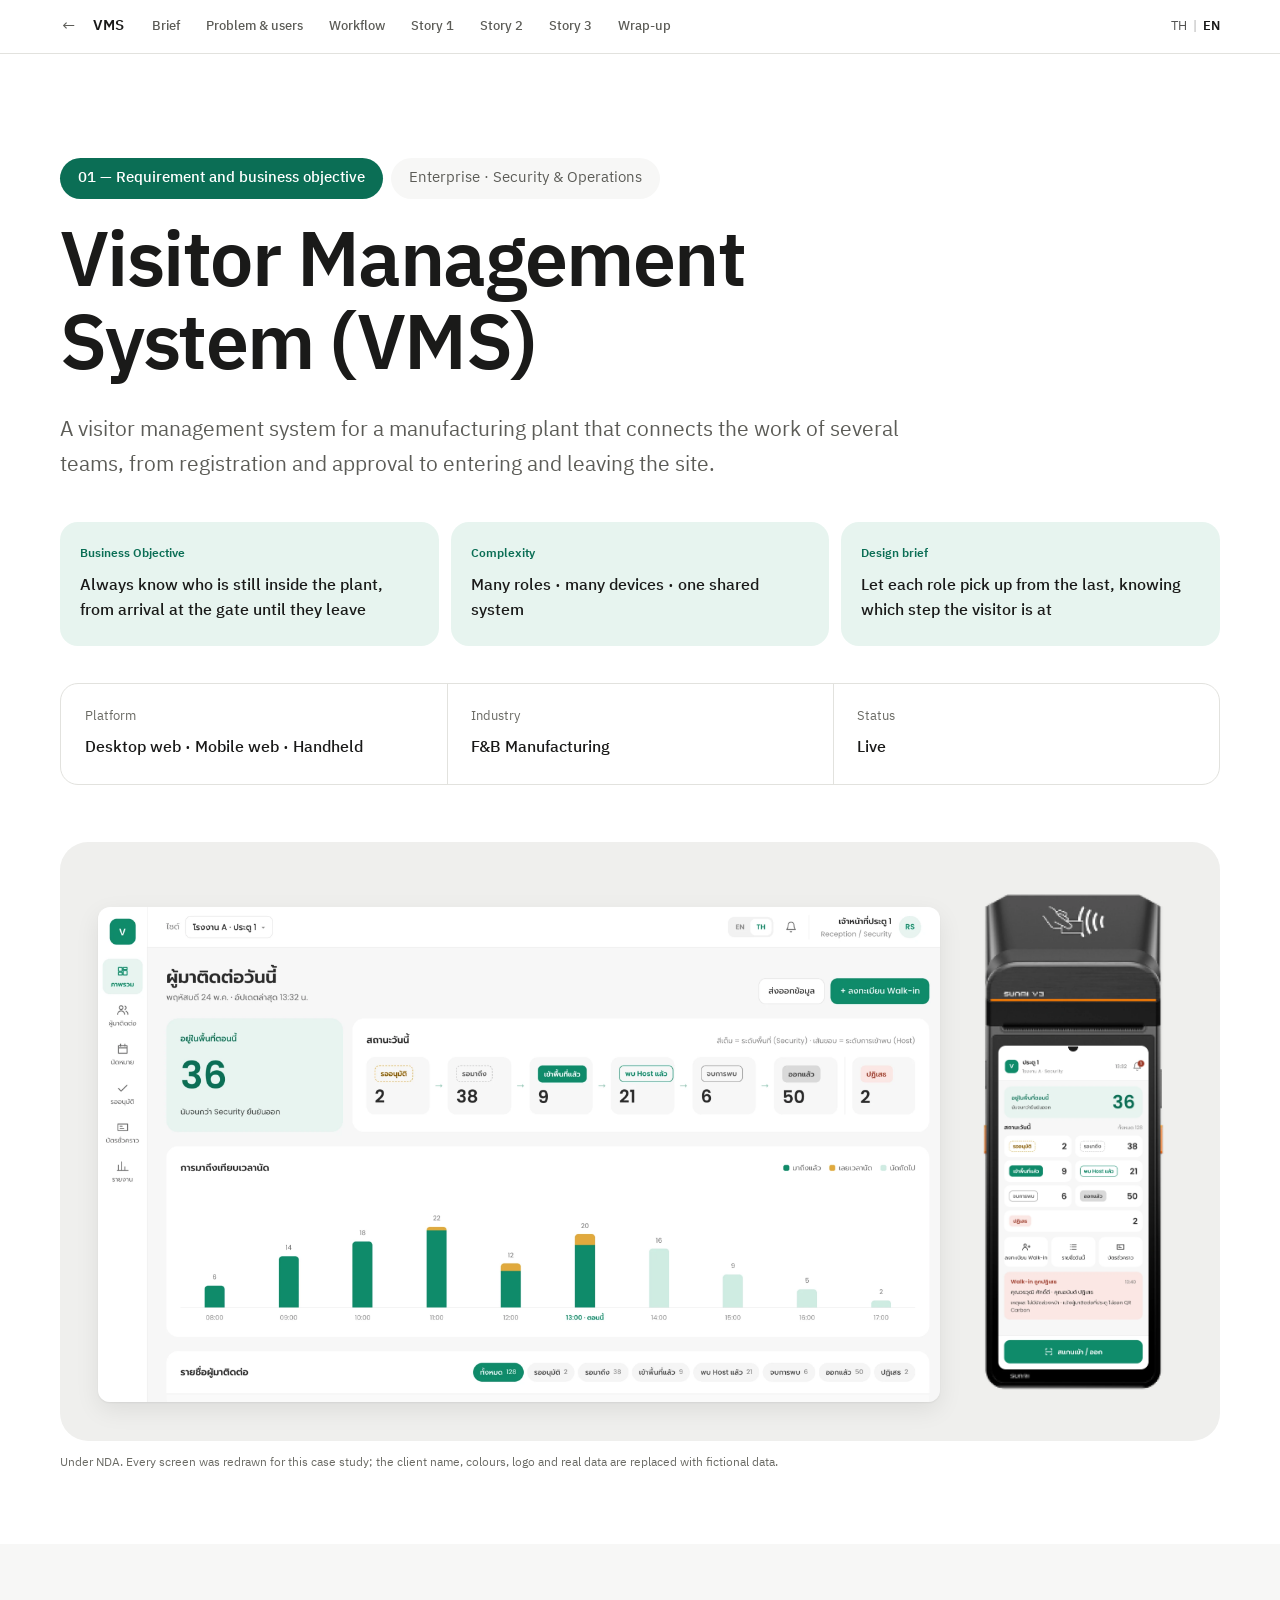
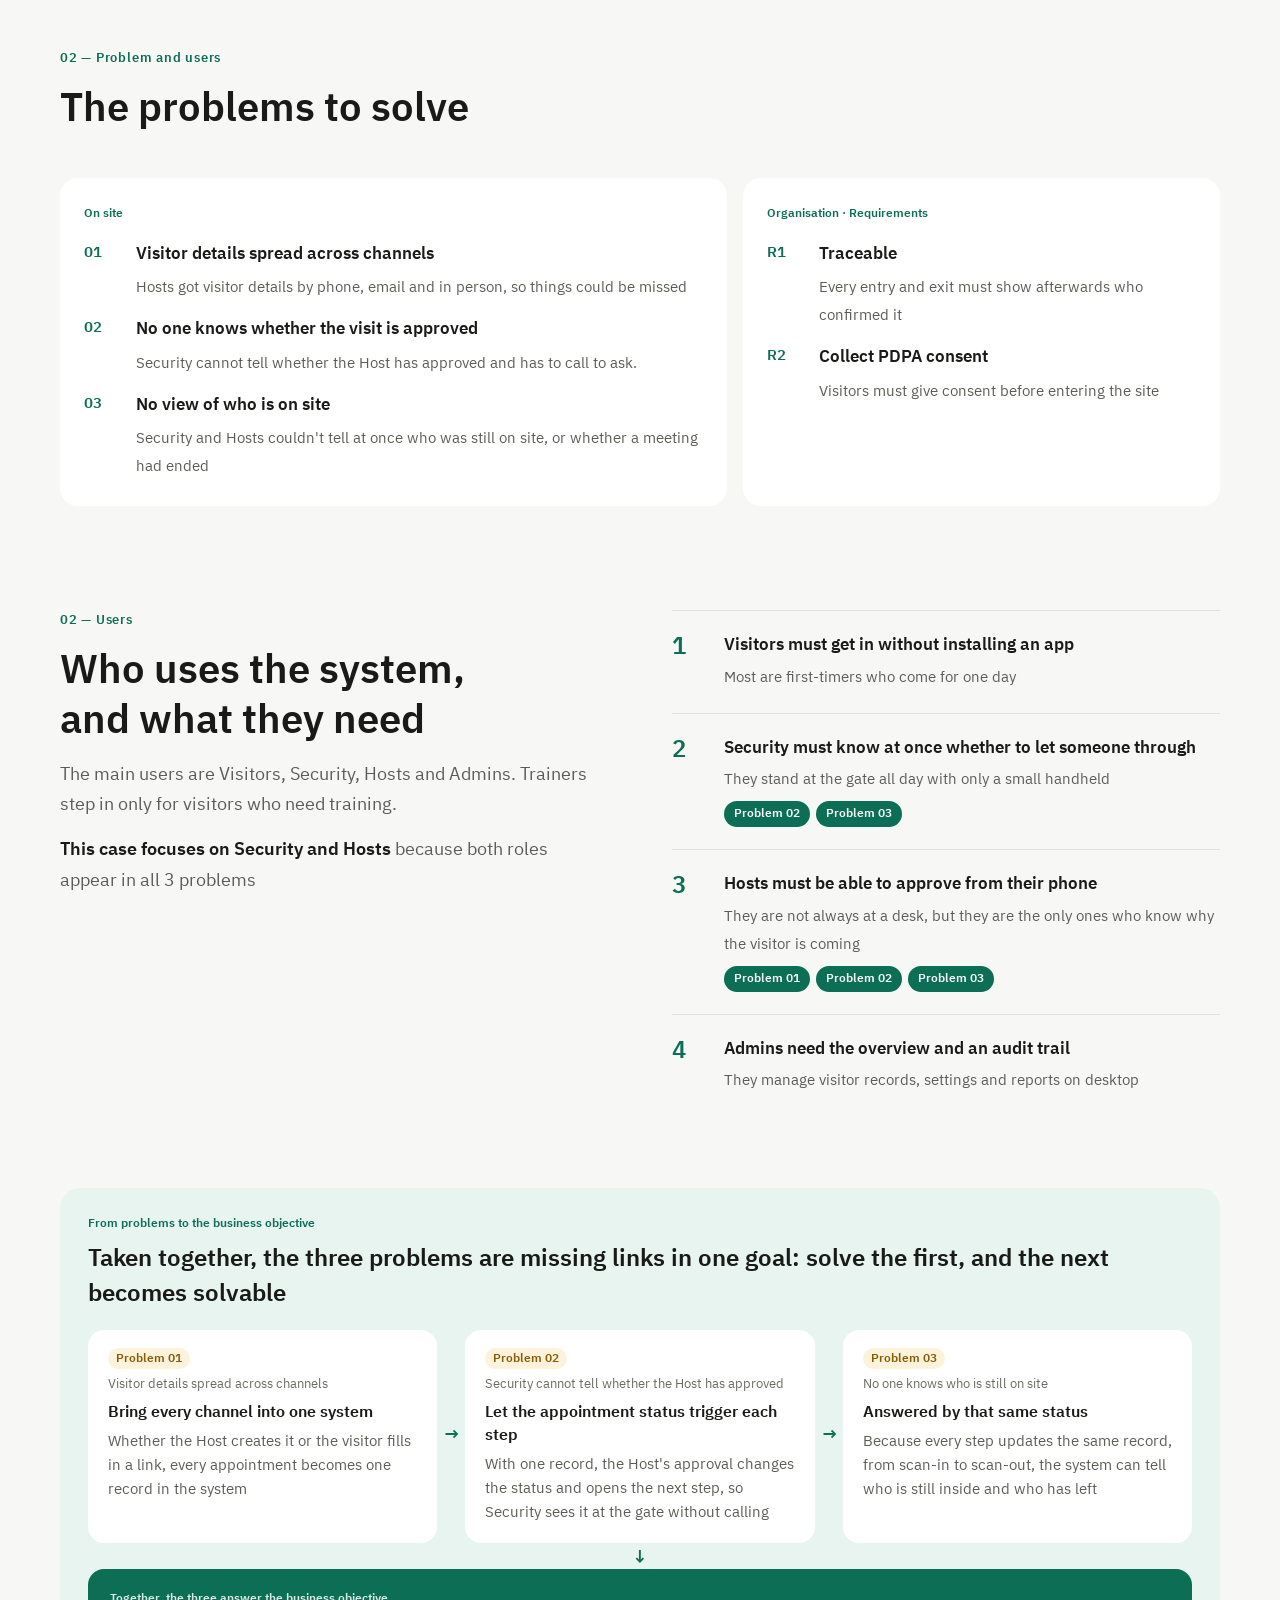
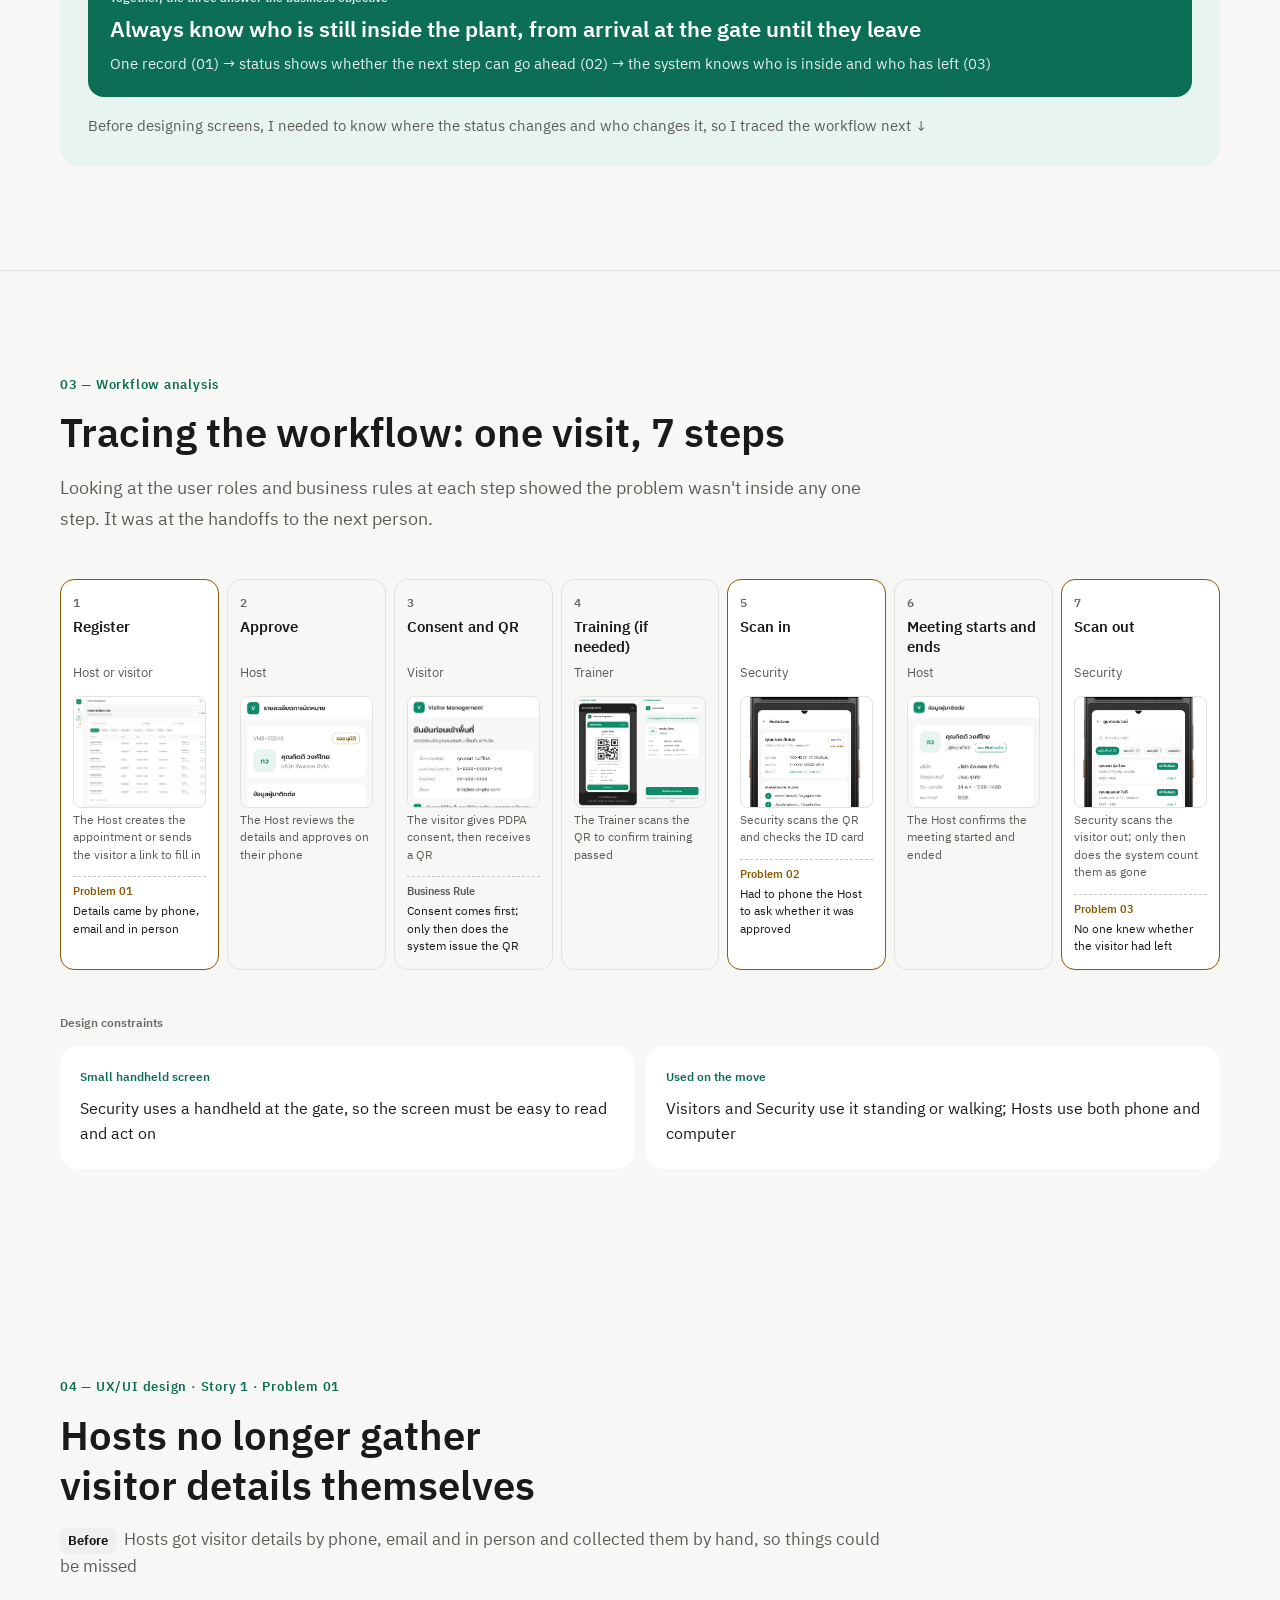
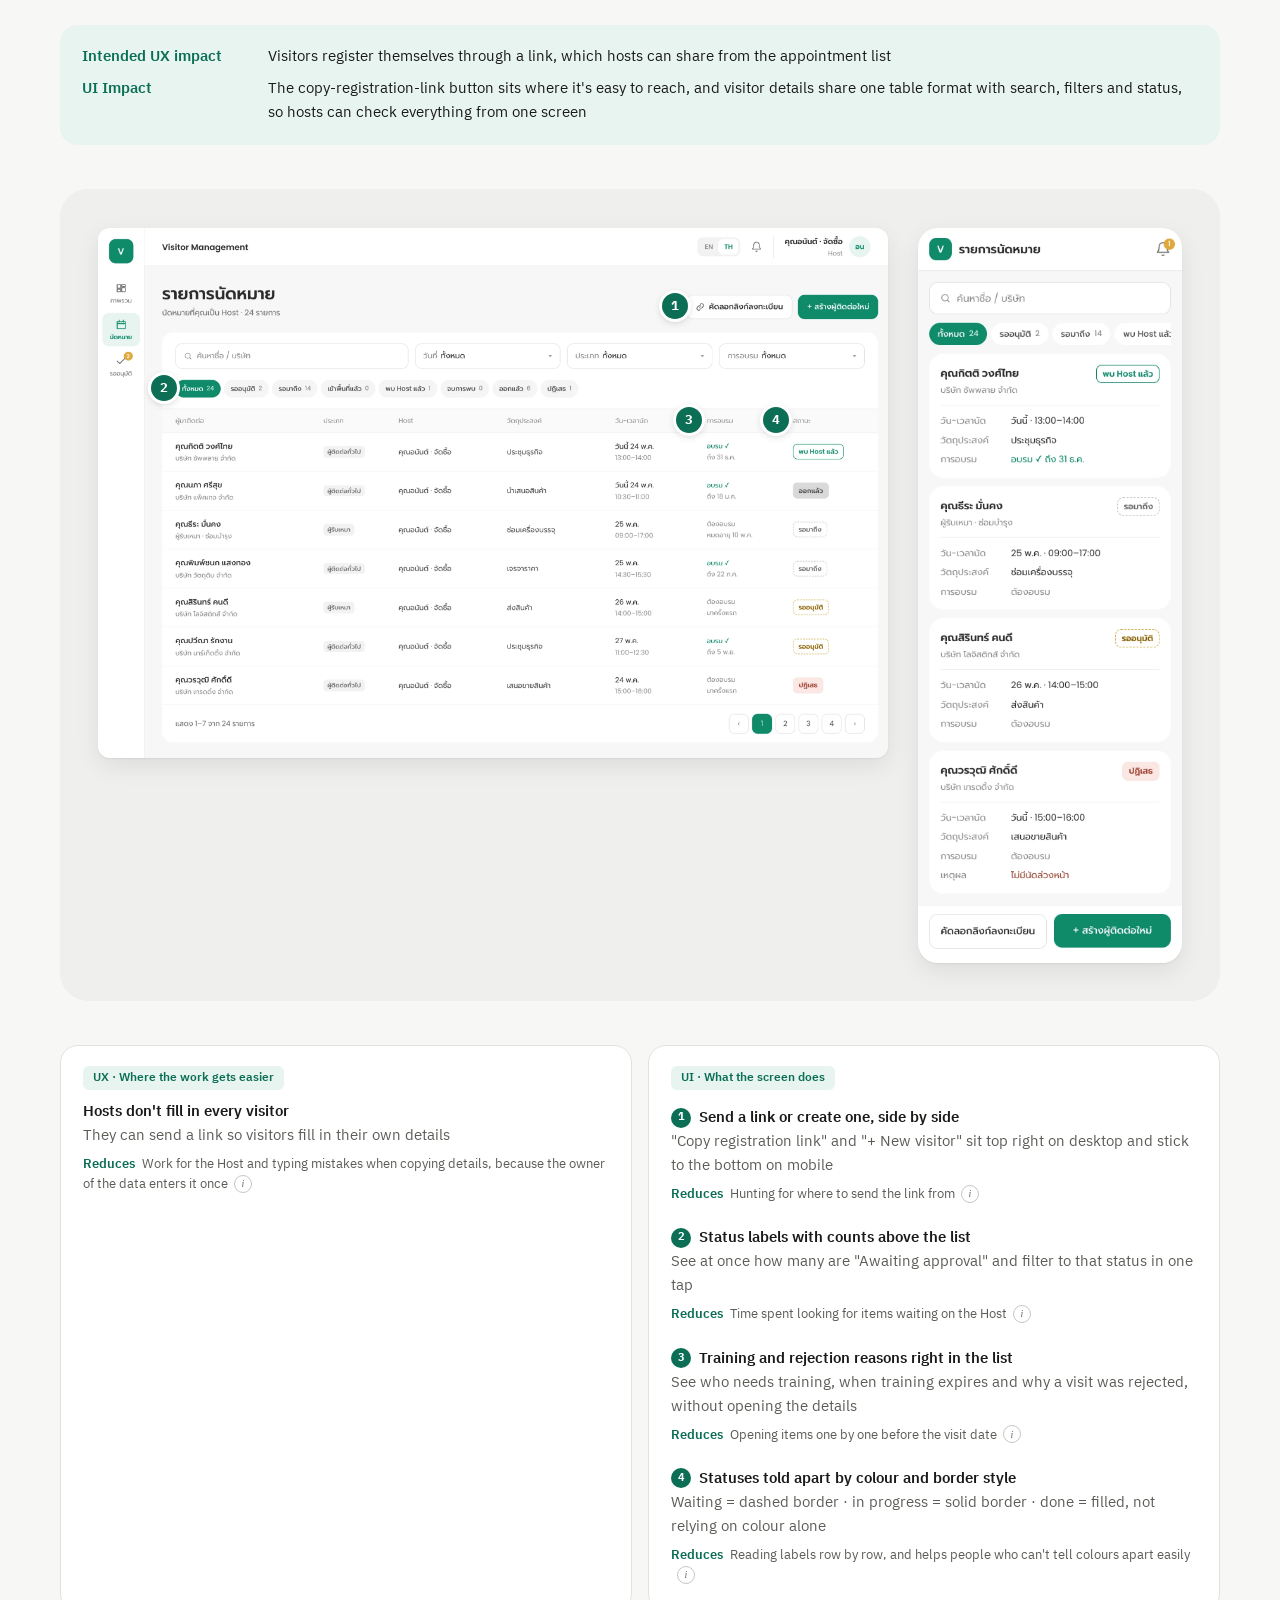
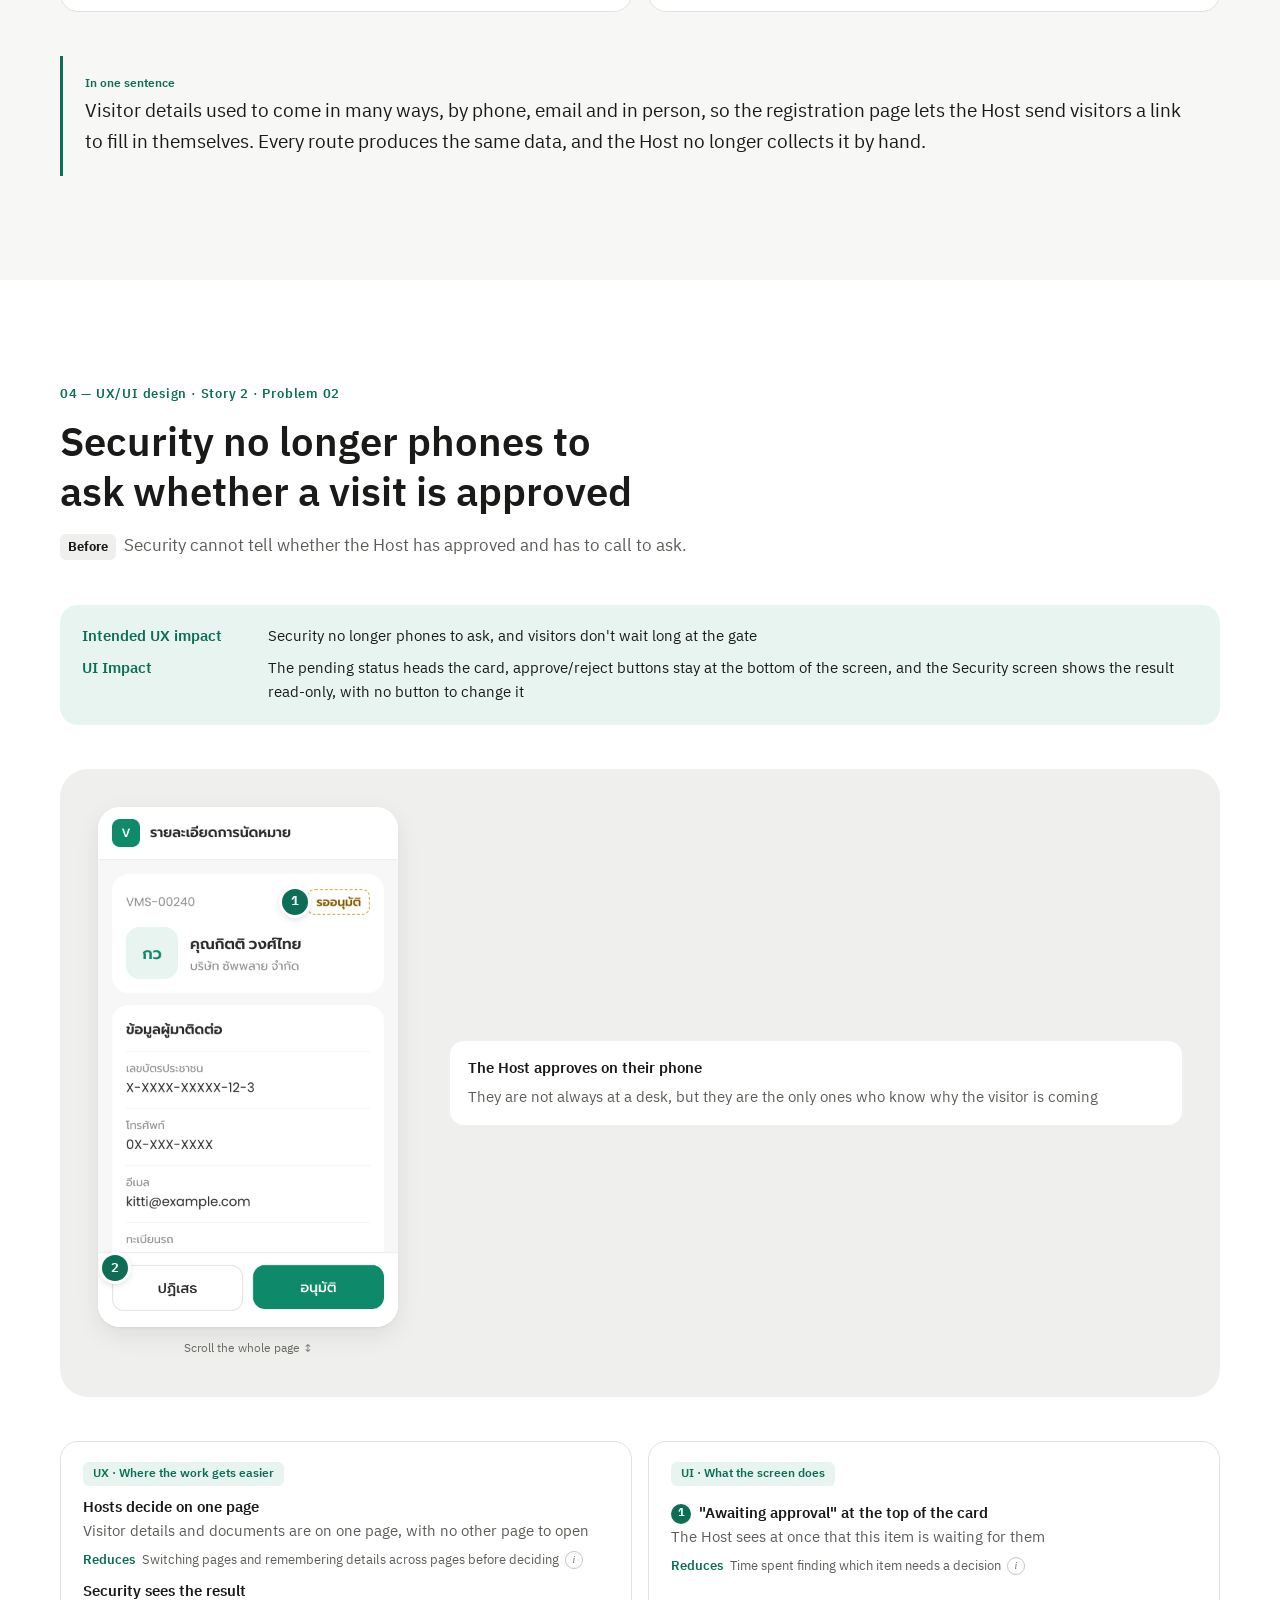
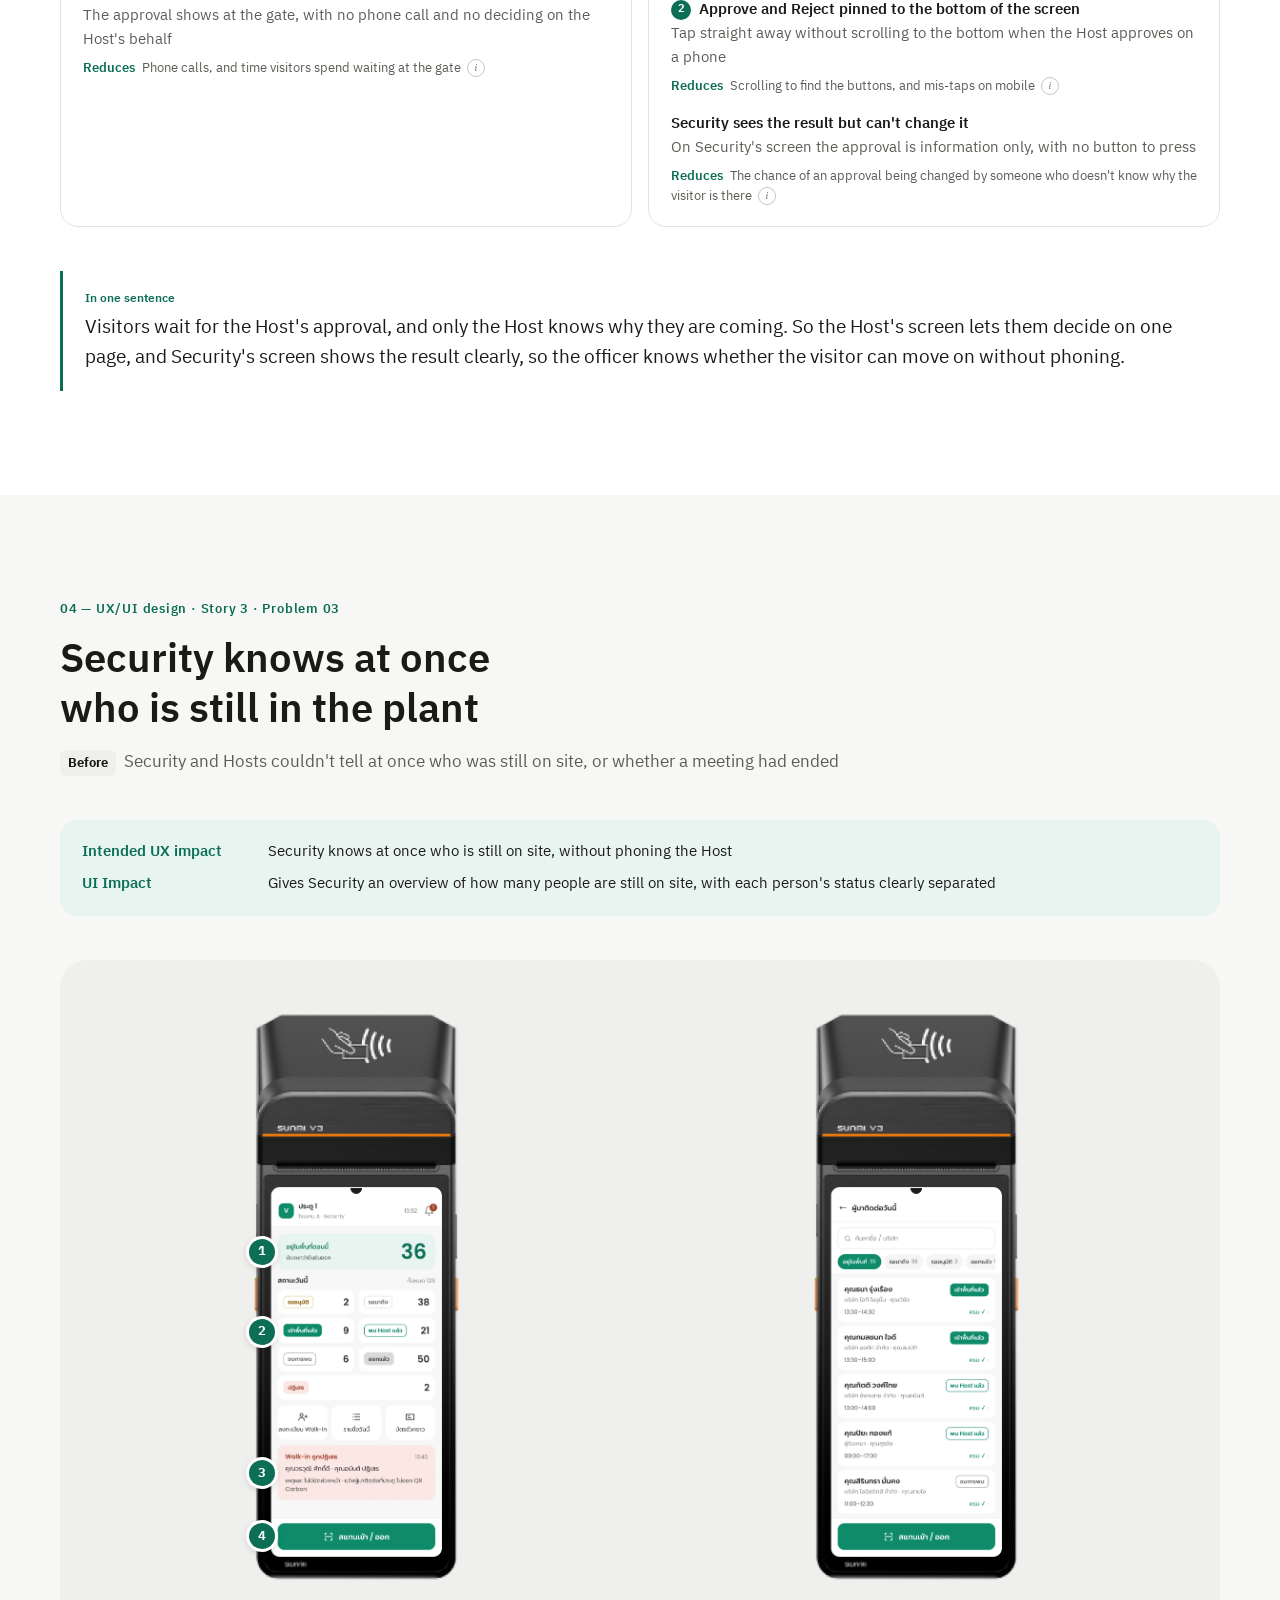
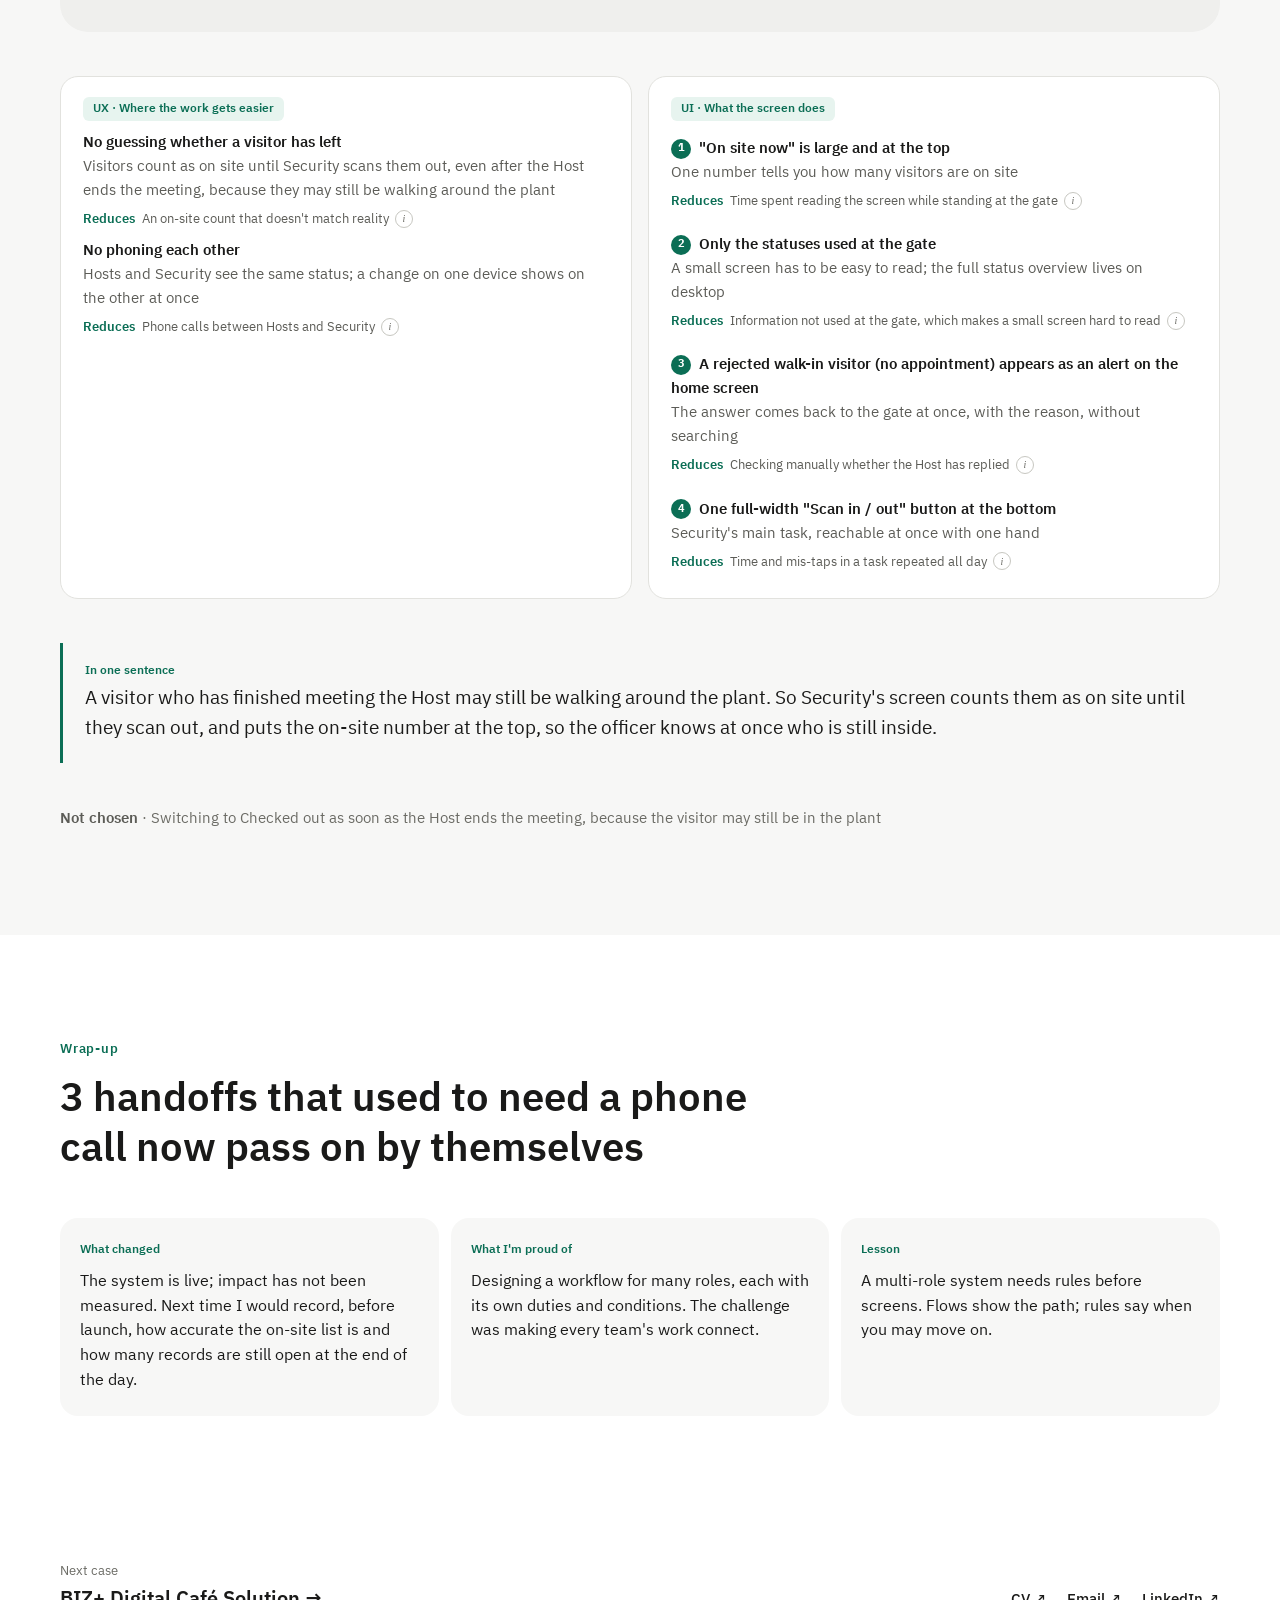
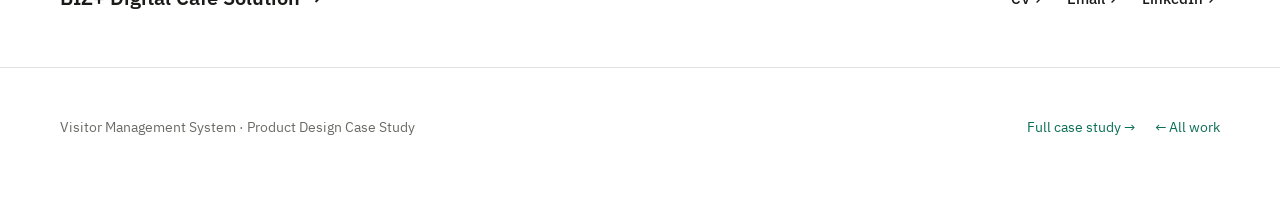
<file: vms.html>
<!doctype html>
<html lang="th" data-theme="light">
<head>
<meta charset="utf-8">
<meta name="viewport" content="width=device-width, initial-scale=1">
<title>Visitor Management — Case Study · Luksayaporn J.</title>
<meta name="description" content="How a visitor management system for a manufacturing plant lets every role see each visitor&#x27;s status, from the gate until they leave. Full case study by Luksayaporn J.">
<meta property="og:type" content="website">
<meta property="og:title" content="Visitor Management — Case Study · Luksayaporn J.">
<meta property="og:description" content="How a visitor management system for a manufacturing plant lets every role see each visitor&#x27;s status, from the gate until they leave. Full case study by Luksayaporn J.">
<meta property="og:url" content="https://luksayapornj-beep.github.io/vms.html">
<meta property="og:image" content="https://luksayapornj-beep.github.io/assets/og/og-card.jpg">
<meta name="twitter:card" content="summary_large_image">
<link rel="image_src" href="assets/og/og-card.jpg">
<link rel="icon" href="favicon.svg" type="image/svg+xml">
<link rel="preconnect" href="https://fonts.googleapis.com">
<link rel="preconnect" href="https://fonts.gstatic.com" crossorigin>
<link href="https://fonts.googleapis.com/css2?family=IBM+Plex+Sans+Thai:wght@400;500;600&family=IBM+Plex+Sans:wght@400;500;600&display=swap" rel="stylesheet">
<link rel="stylesheet" href="css/tokens.css">
<link rel="stylesheet" href="css/case-study.css">
<style>
  /* Case theme. Not in tokens.json yet. */
  :root {
    --case-accent: #0B6E55;
    --case-accent-strong: #0B6E55;
    --case-accent-soft: #E7F4EF;
    --case-on-accent: #FFFFFF;
    --case-alt: #6B55E0;
    --case-warn: #8A5A00;
    --case-warn-soft: #FDF3DD;
    --case-danger: #B42318;
    --case-danger-soft: #FDECEA;
    --case-device: #232628;
    --case-device-edge: #4A4F55;
  }
  @media (prefers-color-scheme: dark) {
    :root:not([data-theme="light"]) {
      --case-accent: #4FC19F;
      --case-accent-strong: #7AD4B8;
      --case-accent-soft: #15302A;
      --case-on-accent: #0B1A16;
      --case-alt: #A99BFF;
      --case-warn: #E3B25A;
      --case-warn-soft: #3A2E14;
      --case-danger: #F59A8F;
      --case-danger-soft: #3A1A17;
      --case-device: #2E3236;
    }
  }
  :root[data-theme="dark"] {
    --case-accent: #4FC19F;
    --case-accent-strong: #7AD4B8;
    --case-accent-soft: #15302A;
    --case-on-accent: #0B1A16;
    --case-alt: #A99BFF;
    --case-warn: #E3B25A;
    --case-warn-soft: #3A2E14;
    --case-danger: #F59A8F;
    --case-danger-soft: #3A1A17;
    --case-device: #2E3236;
  }

  /* Screens are drawn light, so they sit on a light stage in both themes */
  .shot { padding: clamp(16px, 3vw, 40px); border-radius: 28px; background: var(--color-bg-inset); }
  .shot img { width: 100%; border-radius: 12px; box-shadow: 0 1px 2px rgba(0,0,0,.06), 0 8px 24px rgba(0,0,0,.08); }
  .shot--pair { display: grid; grid-template-columns: minmax(0, 3fr) minmax(0, 1fr); gap: clamp(12px, 2.4vw, 32px); align-items: start; }
  .shot--pair .phone { border-radius: 20px; }
  .shot--narrow { max-width: 420px; margin: 0 auto; }
  .handheld { width: 100%; max-width: 220px; margin: 0 auto; box-shadow: none !important; }
  .hero-shot { display: grid; grid-template-columns: minmax(0, 3.2fr) minmax(0, 0.8fr); gap: clamp(12px, 2.4vw, 32px); align-items: end; }
  .hero-shot .handheld { box-shadow: none; max-width: none; }
  @media (max-width: 640px) {
    .shot--pair, .hero-shot { grid-template-columns: 1fr; }
    .shot--pair .phone { max-width: 260px; margin: 0 auto; }
    .hero-shot .handheld { display: none; }
  }

  /* Solution rows */
  .sol { display: flex; flex-direction: column; gap: 28px; padding-top: 48px; border-top: 1px solid var(--color-border); }
  .sol__head { display: grid; grid-template-columns: repeat(auto-fit, minmax(min(100%, 340px), 1fr)); gap: 20px 64px; align-items: start; }
  .sol__head .h3 { margin-top: 8px; }
  .why-not { font-size: var(--font-size-sm); line-height: 1.6; color: var(--color-text-faint); }
  .why-not b { color: var(--color-text-muted); font-weight: var(--font-weight-semibold); }

  /* S02: long phone screen that scrolls inside a frame */
  .scroller { display: grid; grid-template-columns: minmax(0, 300px) minmax(0, 1fr); gap: clamp(20px, 4vw, 56px); align-items: center; }
  .phone-scroll { position: relative; border-radius: 22px; overflow: hidden; background: #FFFFFF; box-shadow: 0 1px 2px rgba(0,0,0,.06), 0 8px 24px rgba(0,0,0,.08); }
  .phone-scroll__body { height: 520px; overflow-y: auto; overscroll-behavior: contain; }
  .phone-scroll__body img, .phone-scroll__bar { border-radius: 0 !important; box-shadow: none !important; }
  .phone-scroll__bar { position: absolute; left: 0; right: 0; bottom: 0; }
  .phone-scroll__body::after { content: ""; display: block; height: 70px; }
  .callouts { display: flex; flex-direction: column; gap: 12px; }
  .callouts > div { display: flex; flex-direction: column; gap: 4px; padding: 16px 18px; border-radius: 14px; background: var(--color-bg); }
  .callouts b { font-size: 15px; color: var(--color-text); font-weight: var(--font-weight-semibold); }
  .callouts span { font-size: var(--font-size-sm); line-height: 1.55; }
  @media (max-width: 720px) { .scroller { grid-template-columns: 1fr; } .phone-scroll { max-width: 300px; margin: 0 auto; width: 100%; } }

  /* Numbered step figures */
  .flow-figs { display: grid; grid-template-columns: repeat(4, minmax(0, 1fr)); gap: clamp(12px, 2vw, 24px); align-items: start; }
  .flow-figs figure { display: flex; flex-direction: column; gap: 12px; }
  .flow-figs figcaption, .pair-figs figcaption { display: flex; gap: 8px; align-items: baseline; font-size: var(--font-size-sm); line-height: 1.5; color: var(--color-text); }
  .flow-figs figcaption b { flex: none; width: 22px; height: 22px; border-radius: 50%; background: var(--case-accent); color: var(--case-on-accent); font-size: 12px; display: grid; place-items: center; }
  @media (max-width: 900px) { .flow-figs { grid-template-columns: repeat(2, minmax(0, 1fr)); } }
  .pair-figs { display: grid; grid-template-columns: repeat(2, minmax(0, 300px)); justify-content: center; gap: clamp(16px, 4vw, 64px); }
  .pair-figs figure { display: flex; flex-direction: column; gap: 12px; }
  .pair-figs figcaption { flex-direction: column; gap: 2px; }
  .pair-figs figcaption b { color: var(--case-accent); font-weight: var(--font-weight-semibold); }
  @media (max-width: 560px) { .pair-figs { grid-template-columns: 1fr; } }

  /* Decision cards */
  .decisions { display: grid; grid-template-columns: repeat(auto-fit, minmax(min(100%, 420px), 1fr)); gap: 16px; }
  .decision-card { display: flex; flex-direction: column; gap: 6px; padding: 20px 22px; border-radius: 18px; border: 1px solid var(--case-accent); background: var(--color-bg); }
  .decision-card__title { font-size: 17px; font-weight: var(--font-weight-semibold); color: var(--color-text); line-height: 1.45; }
  .decision-card .decision { padding: 0; background: none; }
  .decision-card .decision > div { grid-template-columns: 64px minmax(0, 1fr); }
  .decision-card__media { display: grid; grid-template-columns: minmax(0, 1fr) 72px; gap: 16px; align-items: start; }
  .decision-card__media img { border-radius: 8px; margin-top: 10px; }

  /* Users list */
  .needs { display: flex; flex-direction: column; }
  .needs li { display: grid; grid-template-columns: 40px minmax(0, 1fr); gap: 4px 12px; padding: 22px 0; border-top: 1px solid var(--color-border); }
  .needs .no { font-size: 24px; font-weight: var(--font-weight-semibold); color: var(--case-accent); line-height: 1.2; }
  .needs .t { display: block; font-size: 17px; font-weight: var(--font-weight-semibold); color: var(--color-text); line-height: 1.5; margin-bottom: 4px; }
  .needs .b { font-size: var(--font-size-sm); line-height: 1.6; }

  /* Problem cards */
  .problem-grid { display: grid; grid-template-columns: minmax(0, 1.4fr) minmax(0, 1fr); gap: 16px; }
  @media (max-width: 820px) { .problem-grid { grid-template-columns: 1fr; } }
  .problem-grid .card { padding: 26px 24px; gap: 18px; }
  .problem-grid .numbered { grid-template-columns: 1fr; gap: 16px; }
  .design-brief { padding: 26px 28px; border-radius: 20px; background: var(--case-accent-soft); display: flex; flex-direction: column; gap: 8px; }
  .design-brief p { font-size: clamp(19px, 2vw, 24px); line-height: 1.45; font-weight: var(--font-weight-semibold); color: var(--color-text); }

  /* Role → shared record */
  .roles { display: grid; grid-template-columns: repeat(5, minmax(0, 1fr)); gap: 12px; }
  .role { display: flex; flex-direction: column; gap: 14px; padding: 18px; border-radius: 16px; background: var(--color-bg); border: 1px solid var(--color-border); }
  .role--sub { border-style: dashed; }
  .role__name { font-size: 17px; font-weight: var(--font-weight-semibold); color: var(--color-text); }
  .role__dev { font-size: 12px; color: var(--color-text-faint); }
  .role__acts { display: flex; flex-wrap: wrap; gap: 6px; }
  .role__acts span { padding: 3px 10px; border-radius: var(--radius-full); background: var(--color-bg-subtle); font-size: 12px; color: var(--color-text); }
  .record { align-self: center; padding: 10px 20px; border-radius: var(--radius-full); background: var(--case-accent); color: var(--case-on-accent); font-size: var(--font-size-sm); font-weight: var(--font-weight-semibold); }
  .record-line { width: 1px; height: 28px; background: var(--case-accent); align-self: center; }
  @media (max-width: 960px) { .roles { grid-template-columns: repeat(2, minmax(0, 1fr)); } }
  @media (max-width: 480px) { .roles { grid-template-columns: 1fr; } }
  .devices { display: flex; flex-wrap: wrap; align-items: center; gap: 8px; font-size: var(--font-size-sm); }
  .devices .chip { padding: 6px 14px; border-radius: var(--radius-full); border: 1px solid var(--color-border-strong); color: var(--color-text); }
  .devices .chip--on { background: var(--case-accent); border-color: var(--case-accent); color: var(--case-on-accent); }

  /* Status chips (shared by transitions, lifecycle) */
  .st { display: inline-block; padding: 3px 10px; border-radius: 8px; font-size: 13px; font-weight: var(--font-weight-semibold); line-height: 1.5; white-space: nowrap; background: var(--color-bg-subtle); color: var(--color-text-muted); }
  .st--wait { background: var(--case-warn-soft); color: var(--case-warn); }
  .st--due { border: 1px dashed var(--color-border-strong); background: transparent; }
  .st--in { background: var(--case-accent); color: var(--case-on-accent); }
  .st--met { border: 1.5px solid var(--case-accent); background: transparent; color: var(--case-accent); }
  .st--end { border: 1.5px solid var(--color-text-muted); background: transparent; color: var(--color-text); }
  .st--out { background: var(--color-border-strong); color: var(--color-text); }
  .st--no { background: var(--case-danger-soft); color: var(--case-danger); }

  /* State transition table */
  .tx { display: flex; flex-direction: column; gap: 8px; }
  .tx__row { display: grid; grid-template-columns: 40px 120px minmax(0, 1.6fr) 24px 130px minmax(0, 1.4fr); gap: 12px; align-items: center; padding: 16px 18px; border-radius: 14px; background: var(--color-bg); }
  .tx__head { background: none; padding-block: 0; font-size: 12px; color: var(--color-text-faint); }
  .tx__id { font-size: 13px; font-weight: var(--font-weight-semibold); color: var(--color-text-faint); }
  .tx__act { display: flex; flex-direction: column; gap: 2px; padding: 10px 14px; border-radius: 10px; background: var(--color-bg-subtle); }
  .tx__who { font-size: 11px; font-weight: var(--font-weight-semibold); letter-spacing: 0.06em; color: var(--color-text-faint); }
  .tx__what { font-size: 15px; font-weight: var(--font-weight-semibold); color: var(--color-text); line-height: 1.45; }
  .tx__arrow { color: var(--color-text-faint); text-align: center; }
  .tx__sys { font-size: var(--font-size-sm); line-height: 1.55; }
  .tx__checks { grid-column: 1 / -1; display: flex; flex-direction: column; gap: 10px; margin-top: 4px; padding-top: 14px; border-top: 1px dashed var(--color-border); }
  .tx__checks > span { font-size: 12px; color: var(--color-text-faint); }
  .tx__checks > div { display: grid; grid-template-columns: repeat(3, minmax(0, 1fr)); gap: 10px; }
  .tx__check { display: flex; flex-direction: column; gap: 4px; padding: 12px 14px; border-radius: 10px; background: var(--color-bg-subtle); font-size: 13px; line-height: 1.5; }
  .tx__check b { display: flex; justify-content: space-between; gap: 8px; color: var(--case-accent); font-weight: var(--font-weight-semibold); }
  .tx__check b small { color: var(--color-text-faint); font-weight: var(--font-weight-regular); }
  @media (max-width: 900px) {
    .tx__head { display: none; }
    .tx__row { grid-template-columns: 40px auto 24px auto; }
    .tx__act, .tx__sys { grid-column: 2 / -1; }
    .tx__act { order: -1; grid-column: 1 / -1; }
    .tx__checks > div { grid-template-columns: 1fr; }
  }
  .rules { display: grid; grid-template-columns: repeat(3, minmax(0, 1fr)); gap: 12px; }
  .rules > div { display: flex; flex-direction: column; gap: 6px; padding: 20px; border-radius: 16px; background: var(--case-accent-soft); }
  .rules b { color: var(--color-text); font-weight: var(--font-weight-semibold); }
  .rules span { font-size: var(--font-size-sm); line-height: 1.6; }
  @media (max-width: 820px) { .rules { grid-template-columns: 1fr; } }

  /* S05 lifecycle strip */
  .life { display: grid; grid-template-columns: repeat(6, minmax(0, 1fr)); gap: 8px; }
  .life > div { display: flex; flex-direction: column; gap: 8px; padding: 14px; border-radius: 14px; background: var(--color-bg); border: 1px solid var(--color-border); }
  .life .life--floor { background: var(--color-bg-subtle); border-style: dashed; }
  .life small { font-size: 11px; color: var(--color-text-faint); }
  .life p { font-size: 13px; line-height: 1.5; }
  .life .st { align-self: flex-start; }
  @media (max-width: 900px) { .life { grid-template-columns: repeat(3, minmax(0, 1fr)); } }
  @media (max-width: 520px) { .life { grid-template-columns: repeat(2, minmax(0, 1fr)); } }

  /* Edge case table */
  .edge-table { display: flex; flex-direction: column; border-radius: 20px; background: var(--color-bg); overflow: hidden; }
  .edge-row { display: grid; grid-template-columns: minmax(0, 1.1fr) minmax(0, 1.2fr) minmax(0, 1.8fr) 96px; gap: 16px 28px; padding: 24px 26px; align-items: start; }
  .edge-row + .edge-row { border-top: 1px solid var(--color-border); }
  .edge-row--head { padding-block: 16px; font-size: 12px; color: var(--color-text-faint); background: var(--color-bg-subtle); }
  .edge-row h3 { display: flex; gap: 12px; font-size: 17px; line-height: 1.45; }
  .edge-row h3 span { color: var(--case-accent); }
  .edge-row p { font-size: var(--font-size-sm); line-height: 1.6; }
  .edge-row .resp { display: flex; flex-direction: column; gap: 6px; font-size: 15px; line-height: 1.6; color: var(--color-text); }
  .edge-row img { width: 96px; }
  @media (max-width: 820px) {
    .edge-row { grid-template-columns: minmax(0, 1fr) 80px; }
    .edge-row--head { display: none; }
    .edge-row > *:not(img) { grid-column: 1; }
    .edge-row img { grid-column: 2; grid-row: 1 / span 3; width: 80px; }
  }

  .note-pill { align-self: flex-start; padding: 4px 12px; border-radius: var(--radius-full); background: var(--case-accent-soft); color: var(--case-accent); font-size: 13px; font-weight: var(--font-weight-semibold); }

  /* Story layout: problem tags, UX/UI labels, collapsible detail */
  .fixes { display:flex; flex-wrap:wrap; gap:6px; align-items:center; }
  .fix { padding:3px 10px; border-radius:var(--radius-full); background:var(--case-accent); color:var(--case-on-accent); font-size:12px; font-weight:var(--font-weight-semibold); }
  .who { padding:3px 10px; border-radius:var(--radius-full); border:1px solid var(--color-border-strong); font-size:12px; color:var(--color-text); }
  /* Pins on screens <-> UI list */
  .pinned { position:relative; }
  .pinned > img { display:block; }
  .pinmark { position:absolute; transform:translate(-50%,-50%); display:grid; place-items:center; width:26px; height:26px; border-radius:50%; background:var(--case-accent); color:#fff; font-size:13px; font-weight:700; line-height:1; box-shadow:0 0 0 3px #fff, 0 2px 8px rgba(0,0,0,.25); cursor:pointer; transition:transform .15s, box-shadow .15s; z-index:2; }
  .pinmark.is-hot { transform:translate(-50%,-50%) scale(1.25); box-shadow:0 0 0 3px #fff, 0 0 0 7px color-mix(in srgb, var(--case-accent) 35%, transparent), 0 2px 8px rgba(0,0,0,.25); }
  .pinno { display:inline-grid; place-items:center; width:20px; height:20px; margin-right:8px; border-radius:50%; background:var(--case-accent); color:#fff; font-size:11px; font-weight:700; vertical-align:2px; }
  .lens li[data-pin] { margin:0 -10px; padding:6px 10px; border-radius:12px; transition:background .15s; }
  .lens li[data-pin].is-hot { background:var(--case-accent-soft); }
  @media (max-width: 720px) { .pinmark { width:22px; height:22px; font-size:11px; } }
  .main-screen .pinned { width:100%; max-width:240px; margin:0 auto; }
  .main-screen .pinned .handheld { max-width:none; }
  .phone-scroll__bar img { display:block; width:100%; border-radius:0 !important; box-shadow:none !important; }
  .lens { display:grid; grid-template-columns:repeat(auto-fit,minmax(min(100%,300px),1fr)); gap:16px; }
  .lens > div { display:flex; flex-direction:column; gap:10px; padding:20px 22px; border-radius:18px; background:var(--color-bg); border:1px solid var(--color-border); }
  .lens__tag { align-self:flex-start; padding:2px 10px; border-radius:6px; font-size:12px; font-weight:var(--font-weight-semibold); background:var(--case-accent-soft); color:var(--case-accent-strong); }
  .lens ul { display:flex; flex-direction:column; gap:10px; }
  .lens li { font-size:var(--font-size-sm); line-height:1.6; }
  .lens li b { display:block; color:var(--color-text); font-weight:var(--font-weight-semibold); }
  .main-screen { display:grid; grid-template-columns:minmax(0,1fr) minmax(0,1fr); gap:clamp(12px,3vw,40px); align-items:start; }
  .main-screen .handheld { max-width:240px; }
  @media (max-width:640px){ .main-screen { grid-template-columns:1fr; } }
  .story-note { font-size:var(--font-size-sm); color:var(--color-text-faint); }
  details.more { border-top:1px solid var(--color-border); }
  details.more > summary { cursor:pointer; list-style:none; display:flex; align-items:center; gap:16px; padding:22px 0; font-size:clamp(19px,2vw,22px); font-weight:var(--font-weight-semibold); color:var(--color-text); }
  details.more > summary::-webkit-details-marker { display:none; }
  details.more > summary::after { content:"+"; font-size:24px; color:var(--case-accent); }
  details.more[open] > summary::after { content:"−"; }
  details.more > summary span { margin-left:auto; font-size:var(--font-size-sm); font-weight:400; color:var(--color-text-faint); }
  details.more .cs-section { padding:8px 0 48px; }
  details.more .cs-wrap { max-width:none; }


  .before { font-size:var(--font-size-base); line-height:1.6; }
  .before b { margin-right:8px; padding:2px 8px; border-radius:6px; background:var(--color-bg-inset); color:var(--color-text); font-size:13px; }
  .say { display:flex; flex-direction:column; gap:4px; padding:18px 22px; border-left:3px solid var(--case-accent); font-size:clamp(17px,1.8vw,19px); line-height:1.6; color:var(--color-text); }
  .say span { font-size:12px; font-weight:var(--font-weight-semibold); color:var(--case-accent); }
  .impact { display:flex; flex-direction:column; gap:8px; padding:20px 22px; border-radius:18px; background:var(--case-accent-soft); }
  .impact p { font-size:var(--font-size-sm); line-height:1.6; color:var(--color-text); }
  .impact p { display:grid; grid-template-columns:minmax(0,170px) minmax(0,1fr); gap:4px 16px; margin:0; }
  @media (max-width:560px){ .impact p { grid-template-columns:1fr; } }
  .impact p b { display:block; font-weight:var(--font-weight-semibold); color:var(--case-accent-strong); }

  .reduce { display:block; margin-top:6px; font-size:13px; line-height:1.55; color:var(--color-text-muted, inherit); }
  .reduce b { display:inline !important; margin-right:4px; color:var(--case-accent-strong) !important; }
  .tipbtn { all:unset; cursor:pointer; display:inline-grid; place-items:center; width:16px; height:16px; margin-left:6px; border-radius:50%; border:1px solid var(--color-border-strong); font-size:10px; font-style:italic; font-family:Georgia,serif; color:var(--color-text-faint); vertical-align:1px; }
  .tipbtn:hover, .tipbtn[aria-expanded="true"] { border-color:var(--case-accent); color:#fff; background:var(--case-accent); }
  .tipbtn:focus-visible { outline:2px solid var(--case-accent); outline-offset:2px; }
  .theory { margin-top:6px; padding:8px 12px; border-radius:10px; background:var(--color-bg-subtle); font-size:13px; line-height:1.6; }
  .theory b { display:inline !important; color:var(--case-accent-strong) !important; }
  .lens__note { font-size:12px; color:var(--color-text-faint); }

  .flow { display:flex; flex-direction:column; gap:16px; }
  .flow__steps { display:grid; grid-template-columns:repeat(7,minmax(0,1fr)); gap:8px; counter-reset:none; }
  .flow__steps li { position:relative; display:flex; flex-direction:column; gap:4px; padding:14px 12px; border-radius:14px; background:var(--color-bg-subtle); border:1px solid var(--color-border); }
  .flow__steps li.on { background:var(--case-accent-soft); border-color:var(--case-accent); }
  .flow__no { font-size:12px; font-weight:var(--font-weight-semibold); color:var(--color-text-faint); }
  .flow__steps li.on .flow__no { color:var(--case-accent); }
  .flow__steps b { font-size:15px; line-height:1.35; color:var(--color-text); font-weight:var(--font-weight-semibold); }
  .flow__who { font-size:13px; color:var(--color-text-muted); }
  .flow__tag { align-self:flex-start; margin-top:4px; padding:2px 8px; border-radius:var(--radius-full); background:var(--case-accent); color:var(--case-on-accent); font-size:11px; font-weight:var(--font-weight-semibold); }
  @media (max-width:900px){ .flow__steps { grid-template-columns:repeat(4,minmax(0,1fr)); } }
  @media (max-width:520px){ .flow__steps { grid-template-columns:repeat(2,minmax(0,1fr)); } }
  .proud { display:flex; flex-direction:column; gap:8px; padding:24px 26px; border-radius:20px; background:var(--case-accent-soft); }
  .proud p { font-size:clamp(18px,2vw,22px); line-height:1.5; font-weight:var(--font-weight-semibold); color:var(--color-text); }

  .flowmap { display:grid; gap:8px; }
  .flowshot { all:unset; cursor:zoom-in; display:block; margin-top:8px; height:110px; border-radius:8px; overflow:hidden; background:#fff; border:1px solid var(--color-border); }
  .flowshot img { width:100%; height:100%; object-fit:cover; display:block; border-radius:0 !important; box-shadow:none !important; transition:transform .2s; }
  .flowshot:hover img { transform:scale(1.04); }
  .flowshot:focus-visible { outline:2px solid var(--case-accent); outline-offset:2px; }
  #journey .flow__steps b { min-height:2.7em; }
  .flow__do { font-size:12px; line-height:1.45; color:var(--color-text-muted); }
  .shotbox { border:0; padding:0; background:transparent; max-width:min(92vw,1100px); max-height:92vh; }
  .shotbox::backdrop { background:rgba(20,20,20,.72); }
  .shotbox img { display:block; max-width:100%; max-height:88vh; width:auto; margin:0 auto; border-radius:12px; }
  .shotbox p { margin-top:8px; text-align:center; color:#fff; font-size:13px; }

  .hands { display:grid; grid-template-columns:repeat(7,minmax(0,1fr)); gap:8px; }
  .hand { display:flex; flex-direction:column; gap:2px; padding:10px 12px; border-radius:12px; font-size:13px; line-height:1.45; color:var(--color-text); }
  .hand span { font-size:11px; font-weight:var(--font-weight-semibold); }
  .hand--before { background:var(--case-warn-soft); border-top:3px solid var(--case-warn); }
  .hand--before span { color:var(--case-warn); }
  .hand--after { background:var(--case-accent-soft); border-top:3px solid var(--case-accent); }
  .hand--after span { color:var(--case-accent-strong); }
  .step-at { display:inline-block; margin-bottom:4px; padding:1px 8px; border-radius:var(--radius-full); background:var(--case-warn-soft); color:var(--case-warn); font-size:12px; font-weight:var(--font-weight-semibold); }
  @media (max-width:900px){ .flow__steps, .hands { grid-template-columns:1fr; } .hand { grid-column:auto !important; } }

  .flow__steps li.on--before { border-color:var(--case-warn); background:var(--color-bg); }
  .flow__steps li.on--after { border-color:var(--case-accent); background:var(--color-bg); }
  .pin--rule em { color:var(--color-text-muted) !important; }
  .pin { display:flex; flex-direction:column; gap:2px; margin-top:8px; padding-top:8px; border-top:1px dashed var(--color-border-strong); font-size:12px; line-height:1.45; color:var(--color-text); }
  .pin em { font-style:normal; font-size:11px; font-weight:var(--font-weight-semibold); }
  .pin--before em { color:var(--case-warn); }
  .pin--after em { color:var(--case-accent-strong); }

  /* Problem chain: 01 -> 02 -> 03 */
  .chain { display:flex; flex-direction:column; gap:18px; padding:26px 28px; border-radius:20px; background:var(--case-accent-soft); }
  .chain__head { display:flex; flex-direction:column; gap:8px; }
  .chain__lead { font-size:clamp(19px,2vw,24px); line-height:1.45; font-weight:var(--font-weight-semibold); color:var(--color-text); }
  .chain__steps { display:grid; grid-template-columns:repeat(3,minmax(0,1fr)); gap:28px; }
  .chain__steps li { position:relative; display:flex; flex-direction:column; gap:6px; padding:18px 20px; border-radius:16px; background:var(--color-bg); }
  .chain__steps li + li::before { content:"→"; position:absolute; left:-21px; top:50%; transform:translateY(-50%); color:var(--case-accent); font-size:18px; font-weight:600; }
  .chain__steps .step-at { align-self:flex-start; margin:0; }
  .chain__p { font-size:13px; line-height:1.5; color:var(--color-text-faint); }
  .chain__steps b { font-size:16px; line-height:1.45; color:var(--color-text); font-weight:var(--font-weight-semibold); }
  .chain__d { font-size:var(--font-size-sm); line-height:1.6; }
  .chain__next { font-size:var(--font-size-sm); color:var(--color-text-muted); }
  .chain__goal { position:relative; display:flex; flex-direction:column; gap:6px; margin-top:8px; padding:20px 22px; border-radius:16px; background:var(--case-accent); color:var(--case-on-accent); }
  .chain__goal::before { content:"↓"; position:absolute; left:50%; top:-25px; transform:translateX(-50%); color:var(--case-accent); font-size:18px; font-weight:600; }
  .chain__goal .label { color:var(--case-on-accent); opacity:.85; }
  .chain__goal p { font-size:clamp(18px,2vw,22px); line-height:1.45; font-weight:var(--font-weight-semibold); color:var(--case-on-accent); }
  .chain__goal small { font-size:var(--font-size-sm); line-height:1.6; opacity:.9; }
  @media (max-width:820px){ .chain__steps { grid-template-columns:1fr; gap:26px; } .chain__steps li + li::before { content:"↓"; left:50%; top:-23px; transform:translateX(-50%); } }
</style>
</head>
<body>

<nav class="cs-nav" aria-label="Sections">
  <div class="cs-nav__inner">
    <a href="index.html" aria-label="ผลงานทั้งหมด" style="flex:none;font-size:16px;color:inherit;text-decoration:none;padding:4px 2px">←</a>
    <a class="cs-nav__title" href="#overview">VMS</a>
    <div class="cs-nav__links">
      <a href="#overview">โจทย์</a>
      <a href="#problem">ปัญหาและผู้ใช้</a>
      <a href="#journey">ขั้นตอนการทำงาน</a>
      <a href="#story-1">เรื่องที่ 1</a>
      <a href="#story-2">เรื่องที่ 2</a>
      <a href="#story-3">เรื่องที่ 3</a>
      <a href="#close">ปิดท้าย</a>
    </div>
    <span style="display:inline-flex;gap:6px;align-items:center;flex:none;font-size:13px;color:var(--color-text,#2B2B2B)" role="group" aria-label="ภาษา"><button type="button" data-lang="th" style="all:unset;cursor:pointer">TH</button><span style="opacity:.35">|</span><button type="button" data-lang="en" style="all:unset;cursor:pointer">EN</button></span>
  </div>
</nav>

<main>

<!-- Hero -->
<header id="overview" class="cs-section" style="padding-bottom:72px">
  <div class="cs-wrap" style="gap:40px">
    <div class="stack" style="gap:24px">
      <div class="pills"><span class="pill pill--solid">01 — Requirement และ Business Objective</span><span class="pill">Enterprise · Security &amp; Operations</span></div>
      <h1>Visitor Management System (VMS)</h1>
      <p class="lead">ระบบจัดการผู้มาติดต่อสำหรับโรงงาน ที่ต้องเชื่อมการทำงานของหลายฝ่าย ตั้งแต่ลงทะเบียน อนุมัติ เข้าพื้นที่ จนออกจากพื้นที่</p>
    </div>
    <div class="stack">
      <div class="grid-3">
        <div class="card card--soft"><span class="label">Business Objective</span><span class="card__title">รู้ตลอดเวลาว่าใครยังอยู่ในโรงงาน ตั้งแต่ผ่านประตูจนออกไป</span></div>
        <div class="card card--soft"><span class="label">ความซับซ้อน</span><span class="card__title">หลายบทบาท · หลายอุปกรณ์ · ทำงานบนระบบเดียวกัน</span></div>
        <div class="card card--soft"><span class="label">โจทย์การออกแบบ</span><span class="card__title">ทำให้แต่ละบทบาททำงานต่อกันได้ โดยรู้ว่า Visitor อยู่ขั้นตอนไหน</span></div>
      </div>
      <dl class="meta">
        <div><dt>Platform</dt><dd>Desktop web · Mobile web · Handheld</dd></div>
        <div><dt>Industry</dt><dd>F&amp;B Manufacturing</dd></div>
        <div><dt>Status</dt><dd>ขึ้นระบบแล้ว</dd></div>
      </dl>
    </div>
    <div class="stack stack--sm">
      <div class="shot hero-shot">
        <img src="assets/vms/case-study/vms-dashboard-hero.webp" alt="ผู้มาติดต่อวันนี้ บน desktop" width="2654" height="1560">
        <img class="handheld" src="assets/vms/case-study/hh-home-device.webp" alt="หน้าหลักบน handheld สำหรับ Security ที่ประตู" width="1006" height="2496">
      </div>
      <p class="fine">ภายใต้ NDA หน้าจอทั้งหมดวาดใหม่สำหรับ case study นี้ ชื่อลูกค้า สี โลโก้ และข้อมูลจริง เปลี่ยนเป็นข้อมูลสมมติ</p>
    </div>
  </div>
</header>

<!-- 01 Problem -->
<section id="problem" class="cs-section cs-section--alt">
  <div class="cs-wrap">
    <div class="cs-intro">
      <span class="eyebrow">02 — ปัญหาและผู้ใช้</span>
      <h2>ปัญหาที่ต้องแก้</h2>
    </div>
    <div class="problem-grid">
      <div class="card">
        <span class="label">ฝั่งหน้างาน</span>
        <ol class="numbered">
          <li><span class="no">01</span><div><span class="t">ข้อมูลผู้มาติดต่อกระจายหลายช่องทาง</span><span class="b">Host รับข้อมูลผู้มาติดต่อผ่านโทรศัพท์ อีเมล และการแจ้งด้วยตนเอง เสี่ยงตกหล่น</span></div></li>
          <li><span class="no">02</span><div><span class="t">ไม่รู้ว่าอนุมัติแล้วหรือยัง</span><span class="b">Security ไม่รู้ว่า Host อนุมัติแล้วหรือยัง ต้องโทรถามเอง</span></div></li>
          <li><span class="no">03</span><div><span class="t">มองไม่เห็นว่าใครอยู่ในพื้นที่</span><span class="b">Security และ Host ไม่รู้ทันทีว่าใครยังอยู่ หรือพบเสร็จแล้วหรือยัง</span></div></li>
        </ol>
      </div>
      <div class="card">
        <span class="label">ฝั่งองค์กร · Requirement</span>
        <ol class="numbered"><li><span class="no">R1</span><div><span class="t">ตรวจย้อนได้</span><span class="b">ทุกการเข้า–ออกต้องดูย้อนหลังได้ว่าใครเป็นคนยืนยัน</span></div></li><li><span class="no">R2</span><div><span class="t">เก็บ PDPA Consent</span><span class="b">Visitor ต้องยืนยัน Consent ก่อนเข้าพื้นที่</span></div></li></ol>
      </div>
    </div>
  </div>
</section>

<!-- 02 Users -->
<section id="users" style="padding-top:0" class="cs-section cs-section--alt">
  <div class="cs-wrap">
    <div class="split split--top">
      <div class="cs-intro">
        <span class="eyebrow">02 — ผู้ใช้</span>
        <h2>ใครใช้ระบบ และต้องการอะไร</h2>
        <p class="body-lg">ผู้ใช้หลักคือ Visitor, Security, Host และ Admin ส่วน Trainer เข้ามาเฉพาะรายที่ต้องอบรม</p>
        <p class="body-lg"><span class="strong">เคสนี้เจาะที่ Security กับ Host</span> เพราะสองบทบาทนี้อยู่ในปัญหาทั้ง 3 ข้อ</p>
      </div>
      <ol class="needs">
        <li><span class="no">1</span><div><span class="t">Visitor ต้องเข้ามาได้โดยไม่ต้องติดตั้งแอป</span><span class="b">ส่วนใหญ่มาครั้งแรก และมาแค่วันเดียว</span></div></li>
        <li><span class="no">2</span><div><span class="t">Security ต้องรู้ทันทีว่าให้ผ่านได้ไหม</span><span class="b">ยืนอยู่ที่ประตูทั้งวัน มีแค่ Handheld จอเล็กในมือ</span><span class="fixes" style="margin-top:8px"><span class="fix">ปัญหา 02</span><span class="fix">ปัญหา 03</span></span></div></li>
        <li><span class="no">3</span><div><span class="t">Host ต้องอนุมัติได้จากมือถือ</span><span class="b">ไม่ได้นั่งหน้าคอมตลอด แต่เป็นคนเดียวที่รู้ว่า Visitor มาทำอะไร</span><span class="fixes" style="margin-top:8px"><span class="fix">ปัญหา 01</span><span class="fix">ปัญหา 02</span><span class="fix">ปัญหา 03</span></span></div></li>
        <li><span class="no">4</span><div><span class="t">Admin ต้องเห็นภาพรวมและตรวจย้อนได้</span><span class="b">ดูแลข้อมูลผู้มาติดต่อ การตั้งค่า และรายงานบน Desktop</span></div></li>
      </ol>
    </div>
    <div class="chain" style="margin-top:28px">
      <div class="chain__head"><span class="label">จากปัญหา สู่ Business Objective</span><p class="chain__lead">เมื่อดูรวมกัน ทั้ง 3 ปัญหาคือรอยต่อที่ขาดหายไปของเป้าหมายเดียวกัน แก้ข้อแรกแล้ว ข้อถัดไปจึงแก้ได้</p></div>
      <ol class="chain__steps">
        <li><span class="step-at">ปัญหา 01</span><span class="chain__p">ข้อมูลผู้มาติดต่อกระจายหลายช่องทาง</span><b>รวมทุกช่องทางเข้ามาที่ระบบเดียว</b><span class="chain__d">ไม่ว่า Host สร้างเอง หรือ Visitor กรอกผ่านลิงก์ ทุกการนัดหมายกลายเป็นรายการเดียวกันในระบบ</span></li>
        <li><span class="step-at">ปัญหา 02</span><span class="chain__p">Security ไม่รู้ว่า Host อนุมัติแล้วหรือยัง</span><b>ให้สถานะของการนัดหมาย เป็นตัว Trigger ของแต่ละขั้น</b><span class="chain__d">เมื่อมีรายการเดียว Host อนุมัติแล้วสถานะเปลี่ยน ขั้นถัดไปจึงเปิดให้ทำ Security เห็นผลที่ประตูโดยไม่ต้องโทรถาม</span></li>
        <li><span class="step-at">ปัญหา 03</span><span class="chain__p">ไม่รู้ว่าใครยังอยู่ในพื้นที่</span><b>รู้ได้จากสถานะเดียวกันนั้น</b><span class="chain__d">เมื่อทุกขั้นเปลี่ยนสถานะของรายการเดียวกัน ตั้งแต่สแกนเข้าจนสแกนออก ระบบจึงบอกได้ว่าใครยังอยู่ และใครออกไปแล้ว</span></li>
      </ol>
      <div class="chain__goal"><span class="label">ทั้ง 3 ข้อรวมกัน ตอบ Business Objective</span><p>รู้ตลอดเวลาว่าใครยังอยู่ในโรงงาน ตั้งแต่ผ่านประตูจนออกไป</p><small>ข้อมูลรวมอยู่ที่เดียว (01) → สถานะบอกว่าไปต่อได้หรือยัง (02) → ระบบรู้ว่าใครยังอยู่ ใครออกไปแล้ว (03)</small></div>
      <p class="chain__next">ก่อนออกแบบหน้าจอ ต้องรู้ก่อนว่าสถานะเปลี่ยนตรงไหน และใครเป็นคนเปลี่ยน จึงไล่ Workflow ต่อ ↓</p>
    </div>
  </div>
</section>

<!-- 00 Journey -->
<section id="journey" class="cs-section cs-section--alt cs-section--ruled">
  <div class="cs-wrap">
    <div class="cs-intro">
      <span class="eyebrow">03 — วิเคราะห์ Workflow</span>
      <h2>ไล่ Workflow: มาพบ 1 ครั้ง ต้องผ่าน 7 ขั้น</h2>
      <p class="body-lg">ดู User Roles และ Business Rules ของแต่ละขั้น แล้วพบว่าปัญหาไม่ได้อยู่ในขั้นใดขั้นหนึ่ง แต่อยู่ตรงรอยต่อที่ต้องส่งงานให้คนถัดไป</p>
    </div>
    <div class="flowmap"><ol class="flow__steps"><li class="on--before"><span class="flow__no">1</span><b>ลงทะเบียน</b><span class="flow__who">Host หรือ Visitor</span><button type="button" class="flowshot" data-full="assets/vms/case-study/vms-appointments.webp" aria-label="ดูจอ: รายการนัดหมาย บน Desktop"><img src="assets/vms/case-study/vms-appointments.webp" alt="รายการนัดหมาย บน Desktop" loading="lazy" style="object-position:left top"></button><span class="flow__do">Host สร้างนัด หรือส่งลิงก์ให้ Visitor กรอกเอง</span><span class="pin pin--before"><em>ปัญหา 01</em>ข้อมูลมาทางโทรศัพท์ อีเมล และการแจ้งเอง</span></li><li><span class="flow__no">2</span><b>อนุมัติ</b><span class="flow__who">Host</span><button type="button" class="flowshot" data-full="assets/vms/case-study/m-approval-body.webp" aria-label="ดูจอ: หน้ารายละเอียดนัดหมายของ Host"><img src="assets/vms/case-study/m-approval-body.webp" alt="หน้ารายละเอียดนัดหมายของ Host" loading="lazy" style="object-position:center top"></button><span class="flow__do">Host ดูข้อมูลแล้วอนุมัติจากมือถือ</span></li><li><span class="flow__no">3</span><b>Consent และรับ QR</b><span class="flow__who">Visitor</span><button type="button" class="flowshot" data-full="assets/vms/case-study/m-consent.png" aria-label="ดูจอ: หน้ายืนยัน PDPA Consent บนมือถือ"><img src="assets/vms/case-study/m-consent.png" alt="หน้ายืนยัน PDPA Consent บนมือถือ" loading="lazy" style="object-position:center top"></button><span class="flow__do">Visitor ยืนยัน PDPA Consent แล้วได้ QR</span><span class="pin pin--rule"><em>Business Rule</em>ยืนยัน PDPA Consent ก่อน ระบบจึงออก QR ให้</span></li><li><span class="flow__no">4</span><b>อบรม (ถ้าจำเป็น)</b><span class="flow__who">Trainer</span><button type="button" class="flowshot" data-full="assets/vms/case-study/m-training.webp" aria-label="ดูจอ: Trainer สแกน QR และยืนยันผ่านการอบรม"><img src="assets/vms/case-study/m-training.webp" alt="Trainer สแกน QR และยืนยันผ่านการอบรม" loading="lazy" style="object-position:center center"></button><span class="flow__do">Trainer สแกน QR ยืนยันผ่านการอบรม</span></li><li class="on--before"><span class="flow__no">5</span><b>สแกนเข้า</b><span class="flow__who">Security</span><button type="button" class="flowshot" data-full="assets/vms/case-study/hh-detail-device.webp" aria-label="ดูจอ: Handheld หน้ายืนยันตัวตนด้วยบัตรประชาชน"><img src="assets/vms/case-study/hh-detail-device.webp" alt="Handheld หน้ายืนยันตัวตนด้วยบัตรประชาชน" loading="lazy" style="object-position:center 42%"></button><span class="flow__do">Security สแกน QR และตรวจบัตรประชาชน</span><span class="pin pin--before"><em>ปัญหา 02</em>ต้องโทรถาม Host ว่าอนุมัติหรือยัง</span></li><li><span class="flow__no">6</span><b>พบ และจบการพบ</b><span class="flow__who">Host</span><button type="button" class="flowshot" data-full="assets/vms/case-study/m-host-checkout.png" aria-label="ดูจอ: Host ยืนยันจบการพบ"><img src="assets/vms/case-study/m-host-checkout.png" alt="Host ยืนยันจบการพบ" loading="lazy" style="object-position:center top"></button><span class="flow__do">Host ยืนยันพบ และจบการพบ</span></li><li class="on--before"><span class="flow__no">7</span><b>สแกนออก</b><span class="flow__who">Security</span><button type="button" class="flowshot" data-full="assets/vms/case-study/hh-list-device.webp" aria-label="ดูจอ: ผู้มาติดต่อวันนี้ บน Handheld"><img src="assets/vms/case-study/hh-list-device.webp" alt="ผู้มาติดต่อวันนี้ บน Handheld" loading="lazy" style="object-position:center 42%"></button><span class="flow__do">Security สแกนออก ระบบจึงนับว่าออกแล้ว</span><span class="pin pin--before"><em>ปัญหา 03</em>ไม่รู้ว่า Visitor ออกไปหรือยัง</span></li></ol></div>
    <div class="stack stack--sm">
      <span class="label label--muted">ข้อจำกัดในการออกแบบ</span>
      <div class="grid-auto" style="--min:300px">
        <div class="card"><span class="label">Handheld จอเล็ก</span><span class="card__title" style="font-weight:400">Security ใช้ Handheld ที่ประตู หน้าจอต้องอ่านและตัดสินใจได้ง่าย</span></div>
        <div class="card"><span class="label">ใช้งานที่หน้างาน</span><span class="card__title" style="font-weight:400">Visitor และ Security ใช้งานขณะยืนหรือเดิน ส่วน Host ใช้ได้ทั้งมือถือและคอม</span></div>
      </div>
    </div>
  </div>
</section>

<!-- Story 1 -->
<section id="story-1" class="cs-section cs-section--alt">
  <div class="cs-wrap">
    <div class="cs-intro">
      <span class="eyebrow">04 — ออกแบบ UX/UI · เรื่องที่ 1 · แก้ปัญหา 01</span>
      <h2>Host ไม่ต้องรวบรวมข้อมูลผู้มาติดต่อเองอีก</h2>
      <p class="before"><b>เดิม</b>Host รับข้อมูลผู้มาติดต่อผ่านโทรศัพท์ อีเมล และการแจ้งด้วยตนเอง แล้วรวบรวมเอง เสี่ยงตกหล่น</p>
    </div>
    <div class="impact"><p><b>UX Impact ที่ตั้งใจ</b> เปิดให้ Visitor ลงทะเบียนด้วยตัวเองผ่านลิงก์ โดย Host สามารถแชร์ลิงก์จากหน้ารายการนัดหมายได้</p><p><b>UI Impact</b> วางปุ่มคัดลอกลิงก์ลงทะเบียนในตำแหน่งที่เข้าถึงง่าย และรวมข้อมูลผู้มาติดต่อไว้ในตารางรูปแบบเดียวกัน พร้อม Search, Filter และ Status เพื่อให้ Host ตรวจสอบรายการได้จากหน้าจอเดียว</p></div>
    <div class="shot shot--pair">
        <div class="pinned"><img src="assets/vms/case-study/vms-appointments.webp" alt="รายการนัดหมาย บน desktop" width="2654" height="1782" loading="lazy"><span class="pinmark" data-pin="1" style="left:73.0%;top:14.8%" aria-hidden="true">1</span><span class="pinmark" data-pin="2" style="left:8.3%;top:30.3%" aria-hidden="true">2</span><span class="pinmark" data-pin="3" style="left:74.8%;top:36.3%" aria-hidden="true">3</span><span class="pinmark" data-pin="4" style="left:85.8%;top:36.3%" aria-hidden="true">4</span></div>
        <img class="phone" src="assets/vms/case-study/m-appointments.webp" alt="รายการนัดหมาย บนมือถือ" width="750" height="2096" loading="lazy">
      </div>
    <div class="lens" data-tips><div><span class="lens__tag">UX · ผู้ใช้ทำงานง่ายขึ้นตรงไหน</span><ul><li><b>Host ไม่ต้องกรอกแทนทุกคน</b>ส่งลิงก์ให้ผู้มาติดต่อกรอกข้อมูลเองได้<span class="reduce"><b>ช่วยลด</b> งานของ Host และโอกาสพิมพ์ผิดตอนคัดลอกข้อมูล เพราะเจ้าของข้อมูลกรอกเองครั้งเดียว<button type="button" class="tipbtn" aria-expanded="false" aria-controls="tip1" aria-label="ดูหลักการ UX/UI" title="ดูหลักการ">i</button></span><div class="theory" id="tip1" hidden><b>หลักการ</b> · Human Error: Slip จากการคัดลอกข้อมูลซ้ำ (Don Norman)</div></li></ul></div><div><span class="lens__tag">UI · บนจอช่วยอะไร</span><ul><li data-pin="1"><b><span class="pinno" aria-hidden="true">1</span>ส่งลิงก์ หรือสร้างเอง วางคู่กัน</b>ปุ่ม "คัดลอกลิงก์ลงทะเบียน" กับ "+ สร้างผู้ติดต่อใหม่" อยู่มุมขวาบนบน Desktop และติดล่างจอบนมือถือ<span class="reduce"><b>ช่วยลด</b> การหาว่าส่งลิงก์ได้จากตรงไหน<button type="button" class="tipbtn" aria-expanded="false" aria-controls="tip17" aria-label="ดูหลักการ UX/UI" title="ดูหลักการ">i</button></span><div class="theory" id="tip17" hidden><b>หลักการ</b> · Consistency · Fitts's Law · Thumb Zone (Steven Hoober)</div></li><li data-pin="2"><b><span class="pinno" aria-hidden="true">2</span>ป้ายสถานะพร้อมจำนวน อยู่เหนือรายการ</b>เห็นทันทีว่ามี "รออนุมัติ" กี่รายการ และกดกรองเฉพาะสถานะนั้นได้ในครั้งเดียว<span class="reduce"><b>ช่วยลด</b> เวลาไล่หารายการที่รอ Host จัดการอยู่<button type="button" class="tipbtn" aria-expanded="false" aria-controls="tip14" aria-label="ดูหลักการ UX/UI" title="ดูหลักการ">i</button></span><div class="theory" id="tip14" hidden><b>หลักการ</b> · Visibility of System Status (Nielsen ข้อ 1)</div></li><li data-pin="3"><b><span class="pinno" aria-hidden="true">3</span>เห็นการอบรมและเหตุผลปฏิเสธในรายการเลย</b>รู้ว่าใครต้องอบรม ผลอบรมหมดอายุเมื่อไร และทำไมถูกปฏิเสธ โดยไม่ต้องเปิดรายละเอียด<span class="reduce"><b>ช่วยลด</b> การเปิดเข้าไปดูทีละรายการก่อนวันนัด<button type="button" class="tipbtn" aria-expanded="false" aria-controls="tip16" aria-label="ดูหลักการ UX/UI" title="ดูหลักการ">i</button></span><div class="theory" id="tip16" hidden><b>หลักการ</b> · Recognition rather than Recall (Nielsen ข้อ 6)</div></li><li data-pin="4"><b><span class="pinno" aria-hidden="true">4</span>แยกสถานะด้วยสี และรูปแบบกรอบ</b>รออยู่ = กรอบเส้นประ · กำลังเกิด = กรอบทึบ · จบแล้ว = พื้นทึบ ไม่พึ่งสีอย่างเดียว<span class="reduce"><b>ช่วยลด</b> การอ่านป้ายทีละแถว และช่วยคนที่แยกสีไม่ชัด<button type="button" class="tipbtn" aria-expanded="false" aria-controls="tip15" aria-label="ดูหลักการ UX/UI" title="ดูหลักการ">i</button></span><div class="theory" id="tip15" hidden><b>หลักการ</b> · Pre-attentive Attributes · Use of Color (WCAG 1.4.1)</div></li></ul></div></div>
    <p class="say"><span>สรุปในประโยคเดียว</span>ข้อมูลผู้มาติดต่อเคยมาหลายทาง ทั้งโทรศัพท์ อีเมล และการแจ้งเอง ดังนั้นหน้าลงทะเบียนจึงให้ Host ส่งลิงก์ให้ Visitor กรอกเองได้ เพื่อให้ข้อมูลทุกทางออกมาแบบเดียวกัน และ Host ไม่ต้องรวบรวมเองอีก</p>
  </div>
</section>

<!-- Story 2 -->
<section id="story-2" class="cs-section">
  <div class="cs-wrap">
    <div class="cs-intro">
      <span class="eyebrow">04 — ออกแบบ UX/UI · เรื่องที่ 2 · แก้ปัญหา 02</span>
      <h2>Security ไม่ต้องโทรถามว่าอนุมัติแล้วหรือยัง</h2>
      <p class="before"><b>เดิม</b>Security ไม่รู้ว่า Host อนุมัติแล้วหรือยัง ต้องโทรถามเอง</p>
    </div>
    <div class="impact"><p><b>UX Impact ที่ตั้งใจ</b> Security ไม่ต้องโทรถาม และ Visitor ไม่ต้องรอที่ประตูนาน</p><p><b>UI Impact</b> สถานะรออนุมัติอยู่หัวการ์ด ปุ่มอนุมัติ/ปฏิเสธติดล่างจอ และจอ Security แสดงผลอย่างเดียว ไม่มีปุ่มให้แก้</p></div>
    <div class="shot scroller">
        <div class="stack stack--sm">
          <div class="phone-scroll">
            <div class="phone-scroll__body" tabindex="0" aria-label="หน้ารายละเอียดการนัดหมาย เลื่อนดูได้">
              <div class="pinned"><img src="assets/vms/case-study/m-approval-body.webp" alt="หน้ารายละเอียดการนัดหมายสำหรับ Host" width="900" height="3630" loading="lazy"><span class="pinmark" data-pin="1" style="left:65.5%;top:7.85%" aria-hidden="true">1</span></div>
            </div>
            <div class="phone-scroll__bar"><img src="assets/vms/case-study/m-approval-actions.png" alt="ปุ่มปฏิเสธและอนุมัติ ล็อกอยู่ล่างจอ" width="900" height="225" loading="lazy"><span class="pinmark" data-pin="2" style="left:5.5%;top:22%" aria-hidden="true">2</span></div>
          </div>
          <span class="fine" style="text-align:center">เลื่อนดูทั้งหน้า ↕</span>
        </div>
        <div class="callouts"><div><b>Host อนุมัติจากมือถือ</b><span>ไม่ได้นั่งหน้าคอมตลอด แต่เป็นคนเดียวที่รู้ว่า Visitor มาทำอะไร</span></div></div>
      </div>
    <div class="lens" data-tips><div><span class="lens__tag">UX · ผู้ใช้ทำงานง่ายขึ้นตรงไหน</span><ul><li><b>Host ตัดสินใจจบในหน้าเดียว</b>ข้อมูลผู้มาติดต่อและเอกสารอยู่ในหน้าเดียว ไม่ต้องเปิดหน้าอื่น<span class="reduce"><b>ช่วยลด</b> การสลับหน้า และการจำข้อมูลข้ามหน้าก่อนตัดสินใจ<button type="button" class="tipbtn" aria-expanded="false" aria-controls="tip3" aria-label="ดูหลักการ UX/UI" title="ดูหลักการ">i</button></span><div class="theory" id="tip3" hidden><b>หลักการ</b> · Recognition rather than Recall (Nielsen ข้อ 6) · Cognitive Load</div></li><li><b>Security เห็นผลเอง</b>ผลอนุมัติขึ้นที่ประตู ไม่ต้องโทรถาม และไม่ต้องตัดสินใจแทน Host<span class="reduce"><b>ช่วยลด</b> การโทรถาม และเวลาที่ Visitor ต้องรอที่ประตู<button type="button" class="tipbtn" aria-expanded="false" aria-controls="tip4" aria-label="ดูหลักการ UX/UI" title="ดูหลักการ">i</button></span><div class="theory" id="tip4" hidden><b>หลักการ</b> · Visibility of System Status (Nielsen ข้อ 1)</div></li></ul></div><div><span class="lens__tag">UI · บนจอช่วยอะไร</span><ul><li data-pin="1"><b><span class="pinno" aria-hidden="true">1</span>สถานะ "รออนุมัติ" อยู่หัวการ์ด</b>Host เห็นทันทีว่ารายการนี้รอตัวเองอยู่<span class="reduce"><b>ช่วยลด</b> เวลาหาว่ารายการไหนรอให้ตัดสินใจ<button type="button" class="tipbtn" aria-expanded="false" aria-controls="tip5" aria-label="ดูหลักการ UX/UI" title="ดูหลักการ">i</button></span><div class="theory" id="tip5" hidden><b>หลักการ</b> · Visibility of System Status · Visual Hierarchy</div></li><li data-pin="2"><b><span class="pinno" aria-hidden="true">2</span>ปุ่มอนุมัติและปฏิเสธติดล่างจอตลอด</b>กดได้ทันทีโดยไม่ต้องเลื่อนลงสุด เมื่อ Host อนุมัติจากมือถือ<span class="reduce"><b>ช่วยลด</b> การเลื่อนหาปุ่ม และโอกาสกดพลาดบนมือถือ<button type="button" class="tipbtn" aria-expanded="false" aria-controls="tip6" aria-label="ดูหลักการ UX/UI" title="ดูหลักการ">i</button></span><div class="theory" id="tip6" hidden><b>หลักการ</b> · Fitts's Law · Thumb Zone (Steven Hoober)</div></li><li><b>Security เห็นผล แต่แก้ไม่ได้</b>บนจอของ Security ผลอนุมัติเป็นข้อมูลให้ดู ไม่มีปุ่มให้กด<span class="reduce"><b>ช่วยลด</b> โอกาสที่ผลอนุมัติถูกเปลี่ยนโดยคนที่ไม่รู้ว่า Visitor มาทำอะไร<button type="button" class="tipbtn" aria-expanded="false" aria-controls="tip7" aria-label="ดูหลักการ UX/UI" title="ดูหลักการ">i</button></span><div class="theory" id="tip7" hidden><b>หลักการ</b> · Error Prevention (Nielsen ข้อ 5) · Constraints (Don Norman)</div></li></ul></div></div>
    <p class="say"><span>สรุปในประโยคเดียว</span>Visitor ต้องรอ Host อนุมัติก่อน และ Host เป็นคนเดียวที่รู้ว่า Visitor มาทำอะไร ดังนั้นหน้าจอของ Host จึงให้ตัดสินใจจบในหน้าเดียว ส่วนหน้าจอของ Security จึงต้องแสดงผลอนุมัติให้ชัด เพื่อให้เจ้าหน้าที่รู้ว่า Visitor ไปขั้นตอนถัดไปได้หรือยัง โดยไม่ต้องโทรถาม</p>
  </div>
</section>

<!-- Story 3 -->
<section id="story-3" class="cs-section cs-section--alt">
  <div class="cs-wrap">
    <div class="cs-intro">
      <span class="eyebrow">04 — ออกแบบ UX/UI · เรื่องที่ 3 · แก้ปัญหา 03</span>
      <h2>Security รู้ทันทีว่าใครยังอยู่ในโรงงาน</h2>
      <p class="before"><b>เดิม</b>Security และ Host ไม่รู้ทันทีว่าใครยังอยู่ หรือพบเสร็จแล้วหรือยัง</p>
    </div>
    <div class="impact"><p><b>UX Impact ที่ตั้งใจ</b> Security รู้ทันทีว่าใครยังอยู่ในโรงงาน และไม่ต้องโทรตามกับ Host</p><p><b>UI Impact</b> ช่วยให้ Security เห็นภาพรวมจำนวนผู้ที่ยังอยู่ในพื้นที่ และแยกสถานะของแต่ละคนได้ชัดเจน</p></div>
    <div class="shot main-screen">
        <div class="pinned"><img class="handheld" src="assets/vms/case-study/hh-home-device.webp" alt="หน้าหลักบน handheld สำหรับ Security ที่ประตู" width="1006" height="2496" loading="lazy"><span class="pinmark" data-pin="1" style="left:9.5%;top:42.5%" aria-hidden="true">1</span><span class="pinmark" data-pin="2" style="left:9.5%;top:56.0%" aria-hidden="true">2</span><span class="pinmark" data-pin="3" style="left:9.5%;top:79.7%" aria-hidden="true">3</span><span class="pinmark" data-pin="4" style="left:9.5%;top:90.3%" aria-hidden="true">4</span></div>
        <img class="handheld" src="assets/vms/case-study/hh-list-device.webp" alt="ผู้มาติดต่อวันนี้ บน handheld" width="1006" height="2496" loading="lazy">
      </div>
    <div class="lens" data-tips><div><span class="lens__tag">UX · ผู้ใช้ทำงานง่ายขึ้นตรงไหน</span><ul><li><b>ไม่ต้องเดาว่า Visitor ออกไปหรือยัง</b>นับว่ายังอยู่ในพื้นที่จนกว่า Security สแกนออก แม้ Host จบการพบแล้ว เพราะ Visitor อาจยังเดินอยู่ในโรงงาน<span class="reduce"><b>ช่วยลด</b> ตัวเลขคนในพื้นที่ที่ไม่ตรงกับความจริง<button type="button" class="tipbtn" aria-expanded="false" aria-controls="tip8" aria-label="ดูหลักการ UX/UI" title="ดูหลักการ">i</button></span><div class="theory" id="tip8" hidden><b>หลักการ</b> · Match between System and the Real World (Nielsen ข้อ 2)</div></li><li><b>ไม่ต้องโทรตามกัน</b>Host กับ Security เห็นสถานะเดียวกัน เปลี่ยนที่เครื่องไหน อีกเครื่องเห็นทันที<span class="reduce"><b>ช่วยลด</b> การโทรตามกันระหว่าง Host กับ Security<button type="button" class="tipbtn" aria-expanded="false" aria-controls="tip9" aria-label="ดูหลักการ UX/UI" title="ดูหลักการ">i</button></span><div class="theory" id="tip9" hidden><b>หลักการ</b> · Visibility of System Status (Nielsen ข้อ 1) · ข้อมูลชุดเดียวทุกเครื่อง</div></li></ul></div><div><span class="lens__tag">UI · บนจอช่วยอะไร</span><ul><li data-pin="1"><b><span class="pinno" aria-hidden="true">1</span>ตัวเลข "อยู่ในพื้นที่ตอนนี้" ใหญ่และอยู่บนสุด</b>ดูตัวเลขเดียวก็รู้ว่ามีผู้มาติดต่อในพื้นที่กี่คน<span class="reduce"><b>ช่วยลด</b> เวลาอ่านจอขณะยืนทำงานที่ประตู<button type="button" class="tipbtn" aria-expanded="false" aria-controls="tip10" aria-label="ดูหลักการ UX/UI" title="ดูหลักการ">i</button></span><div class="theory" id="tip10" hidden><b>หลักการ</b> · Visual Hierarchy · Glanceability (อ่านได้ในการมองครั้งเดียว)</div></li><li data-pin="2"><b><span class="pinno" aria-hidden="true">2</span>แสดงแค่สถานะที่ใช้ที่ประตู</b>จอเล็กต้องอ่านง่าย ภาพรวมทุกสถานะไปอยู่บน Desktop<span class="reduce"><b>ช่วยลด</b> ข้อมูลที่ไม่ได้ใช้ที่ประตู ซึ่งทำให้จอเล็กอ่านยาก<button type="button" class="tipbtn" aria-expanded="false" aria-controls="tip11" aria-label="ดูหลักการ UX/UI" title="ดูหลักการ">i</button></span><div class="theory" id="tip11" hidden><b>หลักการ</b> · Hick's Law · Aesthetic and Minimalist Design (Nielsen ข้อ 8)</div></li><li data-pin="3"><b><span class="pinno" aria-hidden="true">3</span>ผู้มาติดต่อที่ไม่ได้นัด (Walk-in) ถูกปฏิเสธ ขึ้นเป็นแจ้งเตือนบนหน้าแรก</b>ผลกลับมาที่ประตูทันที พร้อมเหตุผล ไม่ต้องไปหา<span class="reduce"><b>ช่วยลด</b> การต้องเข้าไปเช็กเองว่า Host ตอบหรือยัง<button type="button" class="tipbtn" aria-expanded="false" aria-controls="tip12" aria-label="ดูหลักการ UX/UI" title="ดูหลักการ">i</button></span><div class="theory" id="tip12" hidden><b>หลักการ</b> · Visibility of System Status · แจ้งเตือนมาหาผู้ใช้แทนให้ผู้ใช้ไปหา</div></li><li data-pin="4"><b><span class="pinno" aria-hidden="true">4</span>ปุ่ม "สแกนเข้า / ออก" ปุ่มเดียว เต็มความกว้างล่างจอ</b>งานหลักของ Security กดได้ทันทีด้วยมือเดียว<span class="reduce"><b>ช่วยลด</b> เวลาและการกดพลาด ในงานที่ทำซ้ำทั้งวัน<button type="button" class="tipbtn" aria-expanded="false" aria-controls="tip13" aria-label="ดูหลักการ UX/UI" title="ดูหลักการ">i</button></span><div class="theory" id="tip13" hidden><b>หลักการ</b> · Fitts's Law · Thumb Zone (Steven Hoober)</div></li></ul></div></div>
    <p class="say"><span>สรุปในประโยคเดียว</span>Visitor ที่พบ Host เสร็จแล้ว อาจยังเดินอยู่ในโรงงาน ดังนั้นหน้าจอของ Security จึงนับว่ายังอยู่จนกว่าจะสแกนออก และวางตัวเลขคนในพื้นที่ไว้บนสุด เพื่อให้เจ้าหน้าที่รู้ได้ทันทีว่าตอนนี้ยังมีใครอยู่ข้างใน</p>
    <p class="why-not"><b>ทางที่ไม่เลือก</b> · ให้ระบบเปลี่ยนเป็น ออกแล้ว ทันทีเมื่อ Host จบการพบ เพราะ Visitor อาจยังอยู่ในโรงงาน</p>
  </div>
</section>

<!-- Close -->
<section id="close" class="cs-section">
  <div class="cs-wrap">
    <div class="cs-intro">
      <span class="eyebrow">ปิดท้าย</span>
      <h2>3 รอยต่อที่เคยต้องโทรถามกัน ตอนนี้ระบบส่งต่อให้เอง</h2>
    </div>
    <div class="grid-auto" style="--min:260px">
      <div class="card" style="background:var(--color-bg-subtle)"><span class="label">ผลลัพธ์</span><span class="card__title" style="font-weight:400">ระบบขึ้นใช้งานแล้ว ยังไม่มีตัวเลขวัดผล ถ้าทำใหม่จะเก็บความถูกต้องของรายชื่อคนที่อยู่ในพื้นที่ และจำนวนรายการที่ยังไม่ปิดตอนจบวัน ไว้ก่อน Launch</span></div>
      <div class="card" style="background:var(--color-bg-subtle)"><span class="label">สิ่งที่ภูมิใจ</span><span class="card__title" style="font-weight:400">ได้ออกแบบ Workflow ที่มีผู้ใช้งานหลาย Role เพราะแต่ละฝ่ายมีหน้าที่และเงื่อนไขต่างกัน ความท้าทายคือทำยังไงให้ทุกฝ่ายทำงานเชื่อมต่อกันได้</span></div>
      <div class="card" style="background:var(--color-bg-subtle)"><span class="label">บทเรียน</span><span class="card__title" style="font-weight:400">ระบบหลายบทบาทต้องมีกฎก่อนมีหน้าจอ Flow บอกทาง แต่กฎบอกว่าไปต่อได้เมื่อไร</span></div>
    </div>
  </div>
</section>

<!-- 08 Learnings (removed) --><template id="learn-removed">
<section class="cs-section">
  <div class="cs-wrap">
    <div class="cs-intro">
      <span class="eyebrow">05 — สิ่งที่ภูมิใจ</span>
      <h2>3 รอยต่อที่เคยต้องโทรถามกัน ตอนนี้ระบบส่งต่อให้เอง</h2>
      <span class="note-pill">ขึ้นระบบแล้ว · ยังไม่มีตัวเลขวัดผล</span>
    </div>
    <div class="stack stack--sm"><div class="flowmap"><ol class="flow__steps"><li class="on--after"><span class="flow__no">1</span><b>ลงทะเบียน</b><span class="flow__who">Host หรือ Visitor</span><span class="pin pin--after"><em>เรื่องที่ 1</em>Visitor กรอกเองผ่านลิงก์</span></li><li><span class="flow__no">2</span><b>อนุมัติ</b><span class="flow__who">Host</span></li><li><span class="flow__no">3</span><b>Consent และรับ QR</b><span class="flow__who">Visitor</span></li><li><span class="flow__no">4</span><b>อบรม (ถ้าจำเป็น)</b><span class="flow__who">Trainer</span></li><li class="on--after"><span class="flow__no">5</span><b>สแกนเข้า</b><span class="flow__who">Security</span><span class="pin pin--after"><em>เรื่องที่ 2</em>เห็นผลอนุมัติบน Handheld</span></li><li><span class="flow__no">6</span><b>พบ และจบการพบ</b><span class="flow__who">Host</span></li><li class="on--after"><span class="flow__no">7</span><b>สแกนออก</b><span class="flow__who">Security</span><span class="pin pin--after"><em>เรื่องที่ 3</em>สแกนออกแล้วจึงนับว่าออก</span></li></ol></div></div>
    <div class="proud"><span class="label">สิ่งที่ภูมิใจ</span><p>ทำให้หลายฝ่ายที่เคยต้องโทรถามกัน เห็นข้อมูลชุดเดียวกันและทำงานต่อกันได้ จนโรงงานตอบได้ทุกเวลาว่าใครยังอยู่ข้างใน</p></div>
    <span class="label label--muted">สิ่งที่ได้เรียนรู้ · ระบบหลายบทบาท ต้องมีกฎก่อนมีหน้าจอ</span>
    <div class="learn">
      <div><span class="label">01</span><p>สถานะต้องอิงสิ่งที่เกิดขึ้นจริง</p><span>ทุกสถานะบอกได้ว่า Visitor อยู่ขั้นไหน และใครเป็นคนยืนยัน</span></div>
      <div><span class="label">02</span><p>Flow บอกทาง แต่กฎบอกว่าไปต่อได้เมื่อไร</p><span>รู้ว่าใครทำอะไรได้ เมื่อไร และต้องผ่านเงื่อนไขอะไร ก่อนวาดจอ</span></div>
      <div><span class="label">03</span><p>กำหนดตัวชี้วัดตั้งแต่เริ่มโปรเจกต์</p><span>จับเวลาตั้งแต่ลงทะเบียนจนเข้าพื้นที่ไว้ก่อนใช้ระบบ เพื่อเทียบผลหลังใช้งาน</span></div>
    </div>
  </div>
</section>
</template>

</main>

<nav data-case-end aria-label="เคสถัดไปและช่องทางติดต่อ" style="width:100%;max-width:1208px;box-sizing:border-box;margin:0 auto;padding:40px 24px 56px;display:flex;flex-wrap:wrap;gap:20px 40px;justify-content:space-between;align-items:flex-end;font-family:'IBM Plex Sans','IBM Plex Sans Thai',sans-serif;color:var(--color-text,#2b2b2b)"><a href="bizplus.html" style="color:inherit;text-decoration:none;display:flex;flex-direction:column;gap:4px"><span style="font-size:13px;color:var(--color-text-faint,#6b6b65)">เคสถัดไป</span><span style="font-size:20px;font-weight:600;line-height:1.3">BIZ+ Digital Café Solution →</span></a><span style="display:flex;gap:20px;flex-wrap:wrap;font-size:15px;font-weight:500"><a href="cv.html" style="color:inherit">CV ↗︎</a><a href="mailto:luksayaporn.j@gmail.com" style="color:inherit">อีเมล ↗︎</a><a href="https://www.linkedin.com/in/luksayaporn" target="_blank" rel="noopener" style="color:inherit">LinkedIn ↗︎</a></span></nav>
<footer class="cs-footer">
  <div class="cs-footer__inner">
    <span>Visitor Management System · Product Design Case Study</span>
    <span style="display:flex;gap:20px;flex-wrap:wrap"><a href="vms-full.html">อ่านแบบเต็ม →</a><a href="index.html">← ผลงานทั้งหมด</a></span>
  </div>
</footer>

<script>
document.addEventListener('click',e=>{const b=e.target.closest('.tipbtn');if(!b)return;const p=document.getElementById(b.getAttribute('aria-controls'));const o=b.getAttribute('aria-expanded')==='true';b.setAttribute('aria-expanded',!o);p.hidden=o;});
</script>
<script src="i18n/vms.js"></script>
<script src="js/i18n.js"></script>
<script>
(function(){function hot(sec,n,on){sec.querySelectorAll('[data-pin="'+n+'"]').forEach(function(el){el.classList.toggle('is-hot',on)});}
['mouseover','mouseout','focusin','focusout'].forEach(function(t){document.addEventListener(t,function(e){var el=e.target.closest&&e.target.closest('[data-pin]');if(!el)return;var sec=el.closest('section');if(!sec)return;hot(sec,el.getAttribute('data-pin'),t==='mouseover'||t==='focusin');});});
document.addEventListener('click',function(e){var el=e.target.closest&&e.target.closest('.pinmark');if(!el)return;var sec=el.closest('section');var li=sec&&sec.querySelector('li[data-pin="'+el.getAttribute('data-pin')+'"]');if(!li)return;hot(sec,el.getAttribute('data-pin'),true);li.scrollIntoView({behavior:'smooth',block:'center'});setTimeout(function(){hot(sec,el.getAttribute('data-pin'),false)},1600);});})();
</script>
<dialog class="shotbox" id="shotbox"><img alt=""><p></p></dialog>
<script>
(function(){var d=document.getElementById('shotbox');if(!d||!d.showModal)return;var im=d.querySelector('img'),cap=d.querySelector('p');
document.addEventListener('click',function(e){var b=e.target.closest&&e.target.closest('.flowshot');if(b){var t=b.querySelector('img');im.src=b.getAttribute('data-full');im.alt=t.alt;cap.textContent=t.alt+' · คลิกเพื่อปิด';d.showModal();return;}if(e.target.closest&&e.target.closest('#shotbox'))d.close();});})();
</script>
</body>
</html>
</file>
<file: css/tokens.css>
/* GENERATED from 01-design/tokens.json by scripts/build-tokens.mjs — do not edit by hand. */
:root {
  --color-bg: #FFFFFF;
  --color-bg-subtle: #F7F7F6;
  --color-bg-inset: #EFEFED;
  --color-text: #1A1A19;
  --color-text-muted: #5C5C57;
  --color-text-faint: #6B6B65;
  --color-border: #E2E2DE;
  --color-border-strong: #C7C7C1;
  --color-accent: #1F4A8C;
  --color-accent-soft: #EAF0F9;
  --color-measured: #1F6B4A;
  --color-intended: #8A6A1F;
  --font-family-sans: 'IBM Plex Sans Thai', 'IBM Plex Sans', system-ui, sans-serif;
  --font-family-mono: 'IBM Plex Mono', ui-monospace, monospace;
  --font-size-xs: 0.8125rem;
  --font-size-sm: 0.9375rem;
  --font-size-base: 1.0625rem;
  --font-size-lg: 1.25rem;
  --font-size-xl: 1.5rem;
  --font-size-2xl: 2rem;
  --font-size-3xl: 2.75rem;
  --font-size-4xl: 3.75rem;
  --font-weight-regular: 400;
  --font-weight-medium: 500;
  --font-weight-semibold: 600;
  --font-leading-tight: 1.15;
  --font-leading-snug: 1.35;
  --font-leading-body: 1.65;
  --font-measure: 68ch;
  --space-1: 0.25rem;
  --space-2: 0.5rem;
  --space-3: 0.75rem;
  --space-4: 1rem;
  --space-6: 1.5rem;
  --space-8: 2rem;
  --space-12: 3rem;
  --space-16: 4rem;
  --space-24: 6rem;
  --space-32: 8rem;
  --radius-sm: 4px;
  --radius-md: 8px;
  --radius-lg: 14px;
  --radius-full: 999px;
  --layout-gutter: 16px;
  --layout-content: 720px;
  --layout-wide: 1140px;
  --layout-breakpoint-sm: 640px;
  --layout-breakpoint-md: 900px;
  --layout-breakpoint-lg: 1200px;
}
@media (prefers-color-scheme: dark) {
  :root:not([data-theme="light"]) {
    --color-bg: #141413;
    --color-bg-subtle: #1D1D1B;
    --color-bg-inset: #262624;
    --color-text: #F2F2EF;
    --color-text-muted: #A8A89F;
    --color-text-faint: #8E8E86;
    --color-border: #33332F;
    --color-border-strong: #4A4A44;
    --color-accent: #8FB3E8;
    --color-accent-soft: #1B2A42;
    --color-measured: #6FBF95;
    --color-intended: #D4B268;
  }
}
:root[data-theme="dark"] {
  --color-bg: #141413;
  --color-bg-subtle: #1D1D1B;
  --color-bg-inset: #262624;
  --color-text: #F2F2EF;
  --color-text-muted: #A8A89F;
  --color-text-faint: #8E8E86;
  --color-border: #33332F;
  --color-border-strong: #4A4A44;
  --color-accent: #8FB3E8;
  --color-accent-soft: #1B2A42;
  --color-measured: #6FBF95;
  --color-intended: #D4B268;
}
</file>
<file: css/case-study.css>
/* Shared layout for every case study page.
   Neutral values come from tokens.css. Each page sets its own --case-* accent on :root. */

*, *::before, *::after { box-sizing: border-box; }
html { scroll-behavior: smooth; -webkit-text-size-adjust: 100%; }
body {
  margin: 0;
  background: var(--color-bg);
  color: var(--color-text-muted);
  font-family: var(--font-family-sans);
  font-size: var(--font-size-base);
  line-height: var(--font-leading-body);
  -webkit-font-smoothing: antialiased;
}
img { display: block; max-width: 100%; height: auto; }
a { color: var(--case-accent); text-decoration: none; }
a:hover { color: var(--case-accent-strong); }
h1, h2, h3 { margin: 0; color: var(--color-text); font-weight: var(--font-weight-semibold); text-wrap: balance; }
p { margin: 0; text-wrap: pretty; }
ol, ul { margin: 0; padding: 0; list-style: none; }
figure { margin: 0; }
:focus-visible { outline: 2px solid var(--case-accent); outline-offset: 2px; border-radius: var(--radius-sm); }

/* ---------- Page frame ---------- */
.cs-section { padding: clamp(64px, 9vw, 104px) var(--layout-gutter); scroll-margin-top: 56px; }
.cs-section--alt { background: var(--color-bg-subtle); }
.cs-section--ruled { border-top: 1px solid var(--color-border); }
.cs-wrap { width: 100%; max-width: 1160px; margin: 0 auto; display: flex; flex-direction: column; gap: 44px; }
.cs-intro { display: flex; flex-direction: column; gap: 14px; max-width: 820px; }

.eyebrow { font-size: var(--font-size-xs); font-weight: var(--font-weight-semibold); letter-spacing: 0.06em; color: var(--case-accent); }
.label { font-size: 12px; font-weight: var(--font-weight-semibold); color: var(--case-accent); }
.label--muted { color: var(--color-text-faint); }
h1 { font-size: clamp(40px, 6vw, 80px); line-height: 1.08; letter-spacing: -0.02em; }
h2 { font-size: clamp(26px, 3.4vw, 40px); line-height: 1.25; }
.h3 { font-size: clamp(21px, 2.2vw, 26px); line-height: 1.3; font-weight: var(--font-weight-semibold); color: var(--color-text); text-wrap: balance; }
.lead { font-size: clamp(17px, 1.8vw, 21px); line-height: 1.65; max-width: 900px; }
.body-lg { font-size: 18px; line-height: 1.7; }
.fine { font-size: 12px; color: var(--color-text-faint); }
.strong { color: var(--color-text); font-weight: var(--font-weight-semibold); }

/* ---------- Sticky section nav ---------- */
.cs-nav {
  position: sticky; top: 0; z-index: 20;
  background: color-mix(in srgb, var(--color-bg) 94%, transparent);
  backdrop-filter: blur(10px); -webkit-backdrop-filter: blur(10px);
  border-bottom: 1px solid var(--color-border);
  padding: 0 var(--layout-gutter);
}
.cs-nav__inner { max-width: 1160px; margin: 0 auto; display: flex; align-items: center; gap: 16px; min-width: 0; }
.cs-nav__title { flex: none; font-size: 15px; font-weight: var(--font-weight-semibold); color: var(--color-text); }
.cs-nav__links { flex: 1; min-width: 0; display: flex; gap: 2px; overflow-x: auto; padding: 10px 0; scrollbar-width: none; }
.cs-nav__links::-webkit-scrollbar { display: none; }
.cs-nav__links a {
  font-size: var(--font-size-xs); font-weight: var(--font-weight-medium); color: var(--color-text-muted);
  padding: 6px 12px; border-radius: var(--radius-full); white-space: nowrap;
}
.cs-nav__links a:hover { background: var(--case-accent-soft); color: var(--case-accent); }

/* ---------- Pills, cards, badges ---------- */
.pills { display: flex; gap: 8px; flex-wrap: wrap; }
.pill { padding: 8px 18px; border-radius: var(--radius-full); font-size: var(--font-size-sm); background: var(--color-bg-subtle); color: var(--color-text-muted); }
.pill--solid { background: var(--case-accent); color: var(--case-on-accent); font-weight: var(--font-weight-medium); }
.pill--soft { background: var(--case-accent-soft); color: var(--case-accent); font-weight: var(--font-weight-semibold); }
.pill--sm { padding: 8px 16px; font-size: var(--font-size-xs); }

.card { display: flex; flex-direction: column; gap: 10px; padding: 22px 20px; border-radius: 18px; background: var(--color-bg); }
.card--soft { background: var(--case-accent-soft); }
.card--pad { padding: clamp(24px, 3vw, 36px); border-radius: 24px; }
.card__title { font-size: 16px; line-height: 1.55; font-weight: var(--font-weight-medium); color: var(--color-text); }

.verify {
  display: inline-block; margin-left: 4px; padding: 1px 7px; border-radius: var(--radius-sm);
  background: var(--case-warn-soft); color: var(--case-warn); font-size: 12px; font-weight: var(--font-weight-semibold); line-height: 1.5;
}

.grid-3 { display: grid; gap: 12px; grid-template-columns: repeat(3, minmax(0, 1fr)); }
@media (max-width: 720px) { .grid-3 { grid-template-columns: 1fr; } }
.grid-auto { display: grid; gap: 12px; grid-template-columns: repeat(auto-fit, minmax(min(100%, var(--min, 320px)), 1fr)); }

/* Role / Platform / Industry strip */
.meta { display: grid; grid-template-columns: repeat(auto-fit, minmax(min(100%, 260px), 1fr)); border: 1px solid var(--color-border); border-radius: 18px; overflow: hidden; }
.meta > div { display: flex; flex-direction: column; gap: 8px; padding: 22px 24px; border-right: 1px solid var(--color-border); border-bottom: 1px solid var(--color-border); margin: 0 -1px -1px 0; }
.meta dt { font-size: var(--font-size-xs); color: var(--color-text-faint); }
.meta dd { margin: 0; font-size: 16px; font-weight: var(--font-weight-medium); color: var(--color-text); }

/* ---------- Device frames ---------- */
.device { min-width: 0; padding: 14px; border-radius: 22px; background: var(--case-device); box-shadow: 0 0 0 1.5px var(--case-device-edge) inset; }
.device img { width: 100%; border-radius: 14px; }
.device--sm { padding: 12px; border-radius: 18px; }

.hero-stage {
  display: flex; justify-content: center; align-items: flex-start; gap: clamp(12px, 2.4vw, 32px);
  padding: clamp(32px, 5vw, 64px) clamp(16px, 4vw, 48px) 0;
  border-radius: 32px; background: var(--color-bg-inset); overflow: hidden; max-height: 560px;
}
.hero-stage .device { flex: 0 1 260px; margin-top: 48px; }
.hero-stage .device--lead { flex-basis: 320px; margin-top: 0; padding: 16px; border-radius: 24px; }
@media (max-width: 640px) {
  .hero-stage { max-height: 420px; }
  .hero-stage .device:not(.device--lead) { display: none; }
  .hero-stage .device--lead { flex-basis: 300px; }
}

/* ---------- Two-column definition rows (role table, decision log) ---------- */
.deflist { display: grid; grid-template-columns: 120px minmax(0, 1fr); gap: 12px 16px; font-size: var(--font-size-sm); line-height: 1.6; }
.deflist dt { color: var(--color-text-faint); }
.deflist dd { margin: 0; color: var(--color-text); }
.deflist .is-me { color: var(--case-accent); font-weight: var(--font-weight-semibold); }

.split { display: grid; grid-template-columns: repeat(auto-fit, minmax(min(100%, 340px), 1fr)); gap: 40px 64px; align-items: center; }
.split--top { align-items: start; }
.split--ruled { padding-top: 48px; border-top: 1px solid var(--color-border); gap: 24px 48px; }
.stack { display: flex; flex-direction: column; gap: 20px; min-width: 0; }
.stack--sm { gap: 12px; }

/* Numbered bullets */
.steps-list { display: flex; flex-direction: column; gap: 10px; font-size: 16px; line-height: 1.6; counter-reset: n; }
.steps-list li { display: grid; grid-template-columns: 22px minmax(0, 1fr); gap: 8px; color: var(--color-text-muted); counter-increment: n; }
.steps-list li::before { content: counter(n); color: var(--color-text-faint); }

/* UX one-liner + decision log */
.ux-note { display: flex; flex-direction: column; gap: 4px; padding: 16px 18px; border-radius: 16px; background: var(--case-accent-soft); }
.ux-note p { font-size: var(--font-size-sm); line-height: 1.55; color: var(--color-text); }
.decision { display: flex; flex-direction: column; padding: 6px 18px; border-radius: 16px; background: var(--color-bg-subtle); }
.decision > div { display: grid; grid-template-columns: 72px minmax(0, 1fr); gap: 12px; padding: 10px 0; }
.decision > div + div { border-top: 1px solid var(--color-border); }
.decision dt { font-size: 12px; font-weight: var(--font-weight-semibold); color: var(--color-text-faint); }
.decision dd { margin: 0; font-size: var(--font-size-sm); line-height: 1.55; color: var(--color-text); }
.cs-section--alt .decision { background: var(--color-bg); }

/* Device pairs inside a solution row */
.device-row { display: flex; gap: 14px; justify-content: center; align-items: flex-end; }
.device-row > * { flex: 1; max-width: 240px; }
.device-row .is-offset { margin-bottom: -20px; }
.device-solo { width: 100%; max-width: 300px; margin: 0 auto; }
.device-solo--wide { max-width: 380px; }

.figures { display: grid; grid-template-columns: repeat(auto-fit, minmax(min(100%, 300px), 1fr)); gap: 40px 32px; align-items: start; }
.figures figure { display: flex; flex-direction: column; gap: 16px; }
.figures .device { border-radius: 24px; }
.figures figcaption { display: flex; flex-direction: column; gap: 4px; font-size: var(--font-size-sm); line-height: 1.6; }

/* ---------- Numbered problem list ---------- */
.numbered { display: grid; grid-template-columns: repeat(auto-fit, minmax(min(100%, 420px), 1fr)); gap: 22px 48px; }
.numbered li { display: grid; grid-template-columns: 40px minmax(0, 1fr); gap: 4px 12px; }
.numbered .no { font-size: var(--font-size-sm); font-weight: var(--font-weight-semibold); color: var(--case-accent); line-height: 1.5; }
.numbered .t { display: block; font-size: 17px; line-height: 1.5; font-weight: var(--font-weight-semibold); color: var(--color-text); margin-bottom: 6px; }
.numbered .t small { font-size: var(--font-size-xs); font-weight: var(--font-weight-medium); color: var(--color-text-faint); }
.numbered .b { font-size: var(--font-size-sm); line-height: 1.6; }

/* Role rows */
.rows > div { display: grid; grid-template-columns: 120px minmax(0, 1fr); gap: 16px; padding: 22px 0; border-top: 1px solid var(--color-border); }
.rows dt { display: flex; flex-direction: column; gap: 6px; font-size: var(--font-size-sm); font-weight: var(--font-weight-semibold); color: var(--case-accent); }
.rows dt small { font-size: 12px; font-weight: var(--font-weight-regular); color: var(--color-text-faint); }
.rows dd { margin: 0; font-size: 17px; line-height: 1.6; color: var(--color-text); }

/* ---------- System stages ---------- */
.stages { position: relative; display: grid; gap: 16px 2.5%; grid-template-columns: repeat(4, minmax(0, 1fr)); }
.stage { display: flex; flex-direction: column; gap: 16px; padding: 22px; border-radius: 20px; background: var(--color-bg); }
.stage__head { display: flex; align-items: center; gap: 12px; font-size: 18px; font-weight: var(--font-weight-semibold); color: var(--color-text); }
.stage__no { flex: none; width: 36px; height: 36px; border-radius: 50%; background: var(--case-accent-soft); color: var(--case-accent); font-size: 14px; display: grid; place-items: center; }
.stage p { font-size: var(--font-size-sm); line-height: 1.6; min-height: 3.2em; }
.stage img { width: 100%; aspect-ratio: 1; object-fit: cover; border-radius: 12px; margin-top: auto; }
.stage-arrow { position: absolute; top: 50%; width: 28px; height: 28px; margin: -14px 0 0 -14px; border-radius: 50%; background: var(--case-accent); display: grid; place-items: center; }
@media (max-width: 900px) {
  .stages { grid-template-columns: repeat(2, minmax(0, 1fr)); }
  .stage-arrow { display: none; }
}
@media (max-width: 520px) { .stages { grid-template-columns: 1fr; } }

.integrations { display: grid; grid-template-columns: minmax(120px, 0.6fr) minmax(0, 1fr) minmax(0, 2fr) minmax(0, 1fr); gap: 14px; padding: 22px; border-radius: 20px; background: var(--case-accent-soft); align-items: stretch; }
.integrations > h3 { align-self: center; font-size: 22px; line-height: 1.3; }
.integration { display: flex; flex-direction: column; justify-content: center; gap: 6px; padding: 18px; border-radius: 14px; background: var(--color-bg); text-align: center; font-size: 14px; line-height: 1.5; }
.integration > svg { align-self: center; }
.integration strong { font-size: 16px; color: var(--color-text); }
.erp-items { display: grid; grid-template-columns: repeat(5, minmax(0, 1fr)); gap: 8px; }
.erp-items span { display: flex; flex-direction: column; align-items: center; gap: 8px; }
@media (max-width: 900px) {
  .integrations { grid-template-columns: 1fr 1fr; }
  .integrations > h3, .integration--erp { grid-column: 1 / -1; }
  .integration--erp { order: 1; }
}
@media (max-width: 520px) { .erp-items { grid-template-columns: repeat(3, minmax(0, 1fr)); row-gap: 16px; } }
.icon { stroke: var(--case-accent); }

/* ---------- Comparison table ---------- */
.table-scroll { overflow-x: auto; border-radius: 20px; }
.compare { width: 100%; min-width: 680px; border-collapse: collapse; background: var(--color-bg); font-size: var(--font-size-sm); line-height: 1.6; }
.compare th, .compare td { padding: 18px 22px; text-align: left; vertical-align: top; border-bottom: 1px solid var(--color-border); }
.compare tr:last-child > * { border-bottom: 0; }
.compare td, .compare thead th + th { border-left: 1px solid var(--color-border); }
.compare thead th { font-weight: var(--font-weight-semibold); padding-block: 16px; }
.compare thead th:first-child { font-size: 12px; color: var(--color-text-faint); width: 150px; }
.compare tbody th { color: var(--color-text); font-weight: var(--font-weight-semibold); }
.compare td { color: var(--color-text); }
.is-cash { color: var(--case-accent); }
.is-credit { color: var(--case-alt); }

/* ---------- Bill status flow ---------- */
.status { display: flex; flex-direction: column; gap: 10px; padding: 18px; border-radius: 16px; border: 1px solid var(--color-border); background: var(--color-bg); }
.status__flow { display: flex; align-items: center; gap: 8px; flex-wrap: wrap; font-size: 14px; line-height: 1.4; }
.status__flow > span[aria-hidden] { color: var(--color-text-faint); }
.state { display: flex; flex-direction: column; padding: 6px 12px; border-radius: 12px; background: var(--color-bg-subtle); color: var(--color-text); }
.state small { font-size: 11px; font-weight: var(--font-weight-medium); }
.state--warn { background: var(--case-warn-soft); color: var(--case-warn); font-weight: var(--font-weight-semibold); }
.state--soft { background: var(--case-accent-soft); color: var(--case-accent); font-weight: var(--font-weight-semibold); }
.state--done { background: var(--case-accent); color: var(--case-on-accent); font-weight: var(--font-weight-semibold); border-radius: var(--radius-full); }
.status p { font-size: var(--font-size-xs); line-height: 1.5; }

/* ---------- Word swap table ---------- */
.words { border: 1px solid var(--color-border); border-radius: 20px; overflow: hidden; background: var(--color-bg); }
.words > div { display: grid; grid-template-columns: 1fr 1fr; gap: 16px; padding: 14px 20px; font-size: 16px; line-height: 1.5; }
.words > div + div { border-top: 1px solid var(--color-border); }
.words > div:first-child { background: var(--color-bg-subtle); font-size: 12px; font-weight: var(--font-weight-semibold); color: var(--color-text-faint); }
.words .old { color: var(--color-text-faint); }
.words .new { color: var(--color-text); font-weight: var(--font-weight-semibold); }

/* ---------- Edge cases ---------- */
.edges { display: flex; flex-direction: column; gap: 12px; }
.edge { display: grid; grid-template-columns: repeat(auto-fit, minmax(min(100%, 300px), 1fr)); gap: 20px 40px; padding: 26px 28px; border-radius: 20px; background: var(--color-bg); }
.edge h3 { font-size: 18px; line-height: 1.4; margin-bottom: 10px; }
.edge p { font-size: var(--font-size-sm); line-height: 1.6; }
.edge .design { display: flex; flex-direction: column; gap: 6px; font-size: 16px; line-height: 1.6; color: var(--color-text); }
.tag { align-self: flex-start; padding: 1px 7px; border-radius: var(--radius-sm); background: var(--case-accent-soft); color: var(--case-accent); font-size: 12px; font-weight: var(--font-weight-semibold); line-height: 1.5; }

/* ---------- Outcome ---------- */
.results { border-top: 1px solid var(--color-border); }
.result { display: grid; grid-template-columns: repeat(auto-fit, minmax(min(100%, 320px), 1fr)); gap: 16px 48px; padding: 32px 0; border-bottom: 1px solid var(--color-border); align-items: start; }
.result__role { display: flex; flex-direction: column; gap: 6px; font-size: 24px; font-weight: var(--font-weight-semibold); color: var(--color-text); }
.result__body { display: flex; flex-direction: column; gap: 12px; }
.result .before { font-size: var(--font-size-sm); line-height: 1.6; color: var(--color-text-faint); }
.result .now { font-size: 18px; line-height: 1.55; font-weight: var(--font-weight-medium); color: var(--color-text); }
.result .gain { font-size: var(--font-size-sm); line-height: 1.6; font-weight: var(--font-weight-semibold); color: var(--case-accent); }

/* ---------- Learnings ---------- */
.learn { display: grid; grid-template-columns: repeat(auto-fit, minmax(min(100%, 300px), 1fr)); gap: 32px 48px; }
.learn > div { display: flex; flex-direction: column; gap: 8px; padding-top: 20px; border-top: 1px solid var(--color-border-strong); }
.learn p { font-size: 18px; font-weight: var(--font-weight-semibold); color: var(--color-text); line-height: 1.5; }

/* ---------- Footer ---------- */
.cs-footer { padding: 48px var(--layout-gutter) 64px; border-top: 1px solid var(--color-border); }
.cs-footer__inner { max-width: 1160px; margin: 0 auto; display: flex; justify-content: space-between; align-items: center; gap: 16px; flex-wrap: wrap; font-size: 14px; color: var(--color-text-faint); }

@media (prefers-reduced-motion: reduce) { html { scroll-behavior: auto; } }

/* Thai body text needs room for tone marks */
html[lang=th] .ux-note p, html[lang=th] .decision dd, html[lang=th] .callouts span,
html[lang=th] .design-brief p, html[lang=th] .tx__what { line-height: 1.65; }
@media (max-width: 480px) { .pill { padding: 7px 14px; font-size: var(--font-size-xs); } }
@media (max-width: 720px) { .cs-nav__links { -webkit-mask-image: linear-gradient(to right, #000 calc(100% - 28px), transparent); mask-image: linear-gradient(to right, #000 calc(100% - 28px), transparent); padding-right: 20px; } }
@media (max-width: 640px) { [data-lang] { padding: 10px 4px !important; margin: -10px 0 !important; } [data-case-end] a { display: inline-block; padding: 10px 0; } }
</file>
